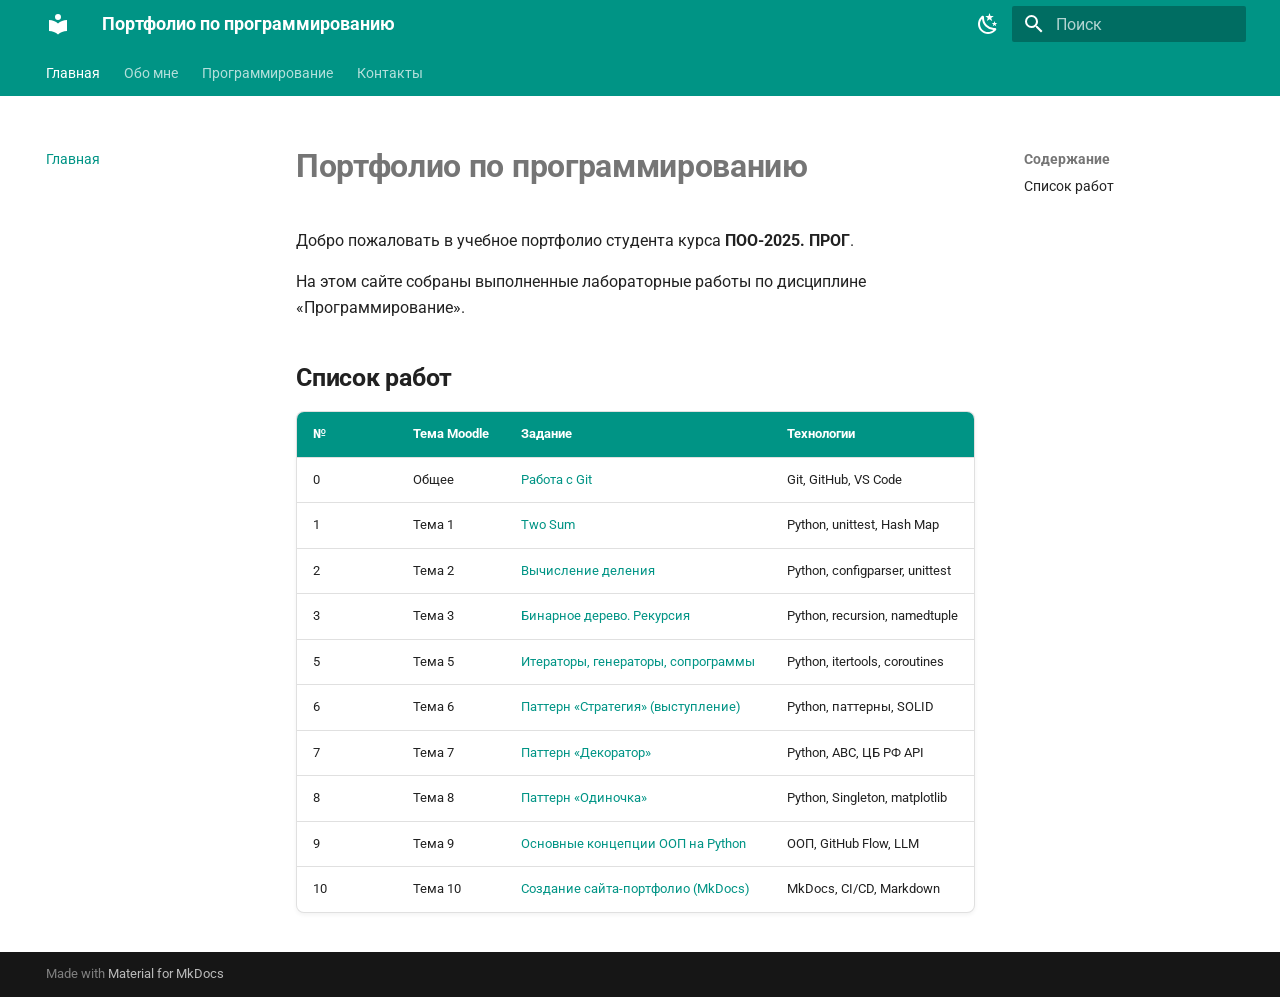
<file: index.html>
<!doctype html>
<html lang="ru" class="no-js">
  <head>
    
      <meta charset="utf-8">
      <meta name="viewport" content="width=device-width,initial-scale=1">
      
        <meta name="description" content="Работы по дисциплине «Программирование» — Гриненко Никита">
      
      
        <meta name="author" content="Гриненко Никита Дмитриевич">
      
      
        <link rel="canonical" href="https://nikitagrinn.github.io/portfolio-prog/">
      
      
      
        <link rel="next" href="about/">
      
      
        
      
      
      <link rel="icon" href="assets/images/favicon.png">
      <meta name="generator" content="mkdocs-1.6.1, mkdocs-material-9.7.6">
    
    
      
        <title>Портфолио по программированию</title>
      
    
    
      <link rel="stylesheet" href="assets/stylesheets/main.484c7ddc.min.css">
      
        
        <link rel="stylesheet" href="assets/stylesheets/palette.ab4e12ef.min.css">
      
      


    
    
      
    
    
      
        
        
        <link rel="preconnect" href="https://fonts.gstatic.com" crossorigin>
        <link rel="stylesheet" href="https://fonts.googleapis.com/css?family=Roboto:300,300i,400,400i,700,700i%7CFira+Code:400,400i,700,700i&display=fallback">
        <style>:root{--md-text-font:"Roboto";--md-code-font:"Fira Code"}</style>
      
    
    
      <link rel="stylesheet" href="stylesheets/extra.css">
    
    <script>__md_scope=new URL(".",location),__md_hash=e=>[...e].reduce(((e,_)=>(e<<5)-e+_.charCodeAt(0)),0),__md_get=(e,_=localStorage,t=__md_scope)=>JSON.parse(_.getItem(t.pathname+"."+e)),__md_set=(e,_,t=localStorage,a=__md_scope)=>{try{t.setItem(a.pathname+"."+e,JSON.stringify(_))}catch(e){}}</script>
    
      

    
    
  </head>
  
  
    
    
      
    
    
    
    
    <body dir="ltr" data-md-color-scheme="default" data-md-color-primary="teal" data-md-color-accent="cyan">
  
    
    <input class="md-toggle" data-md-toggle="drawer" type="checkbox" id="__drawer" autocomplete="off">
    <input class="md-toggle" data-md-toggle="search" type="checkbox" id="__search" autocomplete="off">
    <label class="md-overlay" for="__drawer"></label>
    <div data-md-component="skip">
      
        
        <a href="#_1" class="md-skip">
          Перейти к содержанию
        </a>
      
    </div>
    <div data-md-component="announce">
      
    </div>
    
    
      

<header class="md-header" data-md-component="header">
  <nav class="md-header__inner md-grid" aria-label="Верхний колонтитул">
    <a href="." title="Портфолио по программированию" class="md-header__button md-logo" aria-label="Портфолио по программированию" data-md-component="logo">
      
  
  <svg xmlns="http://www.w3.org/2000/svg" viewBox="0 0 24 24"><path d="M12 8a3 3 0 0 0 3-3 3 3 0 0 0-3-3 3 3 0 0 0-3 3 3 3 0 0 0 3 3m0 3.54C9.64 9.35 6.5 8 3 8v11c3.5 0 6.64 1.35 9 3.54 2.36-2.19 5.5-3.54 9-3.54V8c-3.5 0-6.64 1.35-9 3.54"/></svg>

    </a>
    <label class="md-header__button md-icon" for="__drawer">
      
      <svg xmlns="http://www.w3.org/2000/svg" viewBox="0 0 24 24"><path d="M3 6h18v2H3zm0 5h18v2H3zm0 5h18v2H3z"/></svg>
    </label>
    <div class="md-header__title" data-md-component="header-title">
      <div class="md-header__ellipsis">
        <div class="md-header__topic">
          <span class="md-ellipsis">
            Портфолио по программированию
          </span>
        </div>
        <div class="md-header__topic" data-md-component="header-topic">
          <span class="md-ellipsis">
            
              Главная
            
          </span>
        </div>
      </div>
    </div>
    
      
        <form class="md-header__option" data-md-component="palette">
  
    
    
    
    <input class="md-option" data-md-color-media="" data-md-color-scheme="default" data-md-color-primary="teal" data-md-color-accent="cyan"  aria-label="Темная тема"  type="radio" name="__palette" id="__palette_0">
    
      <label class="md-header__button md-icon" title="Темная тема" for="__palette_1" hidden>
        <svg xmlns="http://www.w3.org/2000/svg" viewBox="0 0 24 24"><path d="m17.75 4.09-2.53 1.94.91 3.06-2.63-1.81-2.63 1.81.91-3.06-2.53-1.94L12.44 4l1.06-3 1.06 3zm3.5 6.91-1.64 1.25.59 1.98-1.7-1.17-1.7 1.17.59-1.98L15.75 11l2.06-.05L18.5 9l.69 1.95zm-2.28 4.95c.83-.08 1.72 1.1 1.19 1.85-.32.45-.66.87-1.08 1.27C15.17 23 8.84 23 4.94 19.07c-3.91-3.9-3.91-10.24 0-14.14.4-.4.82-.76 1.27-1.08.75-.53 1.93.36 1.85 1.19-.27 2.86.69 5.83 2.89 8.02a9.96 9.96 0 0 0 8.02 2.89m-1.64 2.02a12.08 12.08 0 0 1-7.8-3.47c-2.17-2.19-3.33-5-3.49-7.82-2.81 3.14-2.7 7.96.31 10.98 3.02 3.01 7.84 3.12 10.98.31"/></svg>
      </label>
    
  
    
    
    
    <input class="md-option" data-md-color-media="" data-md-color-scheme="slate" data-md-color-primary="blue-grey" data-md-color-accent="cyan"  aria-label="Светлая тема"  type="radio" name="__palette" id="__palette_1">
    
      <label class="md-header__button md-icon" title="Светлая тема" for="__palette_0" hidden>
        <svg xmlns="http://www.w3.org/2000/svg" viewBox="0 0 24 24"><path d="M12 7a5 5 0 0 1 5 5 5 5 0 0 1-5 5 5 5 0 0 1-5-5 5 5 0 0 1 5-5m0 2a3 3 0 0 0-3 3 3 3 0 0 0 3 3 3 3 0 0 0 3-3 3 3 0 0 0-3-3m0-7 2.39 3.42C13.65 5.15 12.84 5 12 5s-1.65.15-2.39.42zM3.34 7l4.16-.35A7.2 7.2 0 0 0 5.94 8.5c-.44.74-.69 1.5-.83 2.29zm.02 10 1.76-3.77a7.131 7.131 0 0 0 2.38 4.14zM20.65 7l-1.77 3.79a7.02 7.02 0 0 0-2.38-4.15zm-.01 10-4.14.36c.59-.51 1.12-1.14 1.54-1.86.42-.73.69-1.5.83-2.29zM12 22l-2.41-3.44c.74.27 1.55.44 2.41.44.82 0 1.63-.17 2.37-.44z"/></svg>
      </label>
    
  
</form>
      
    
    
      <script>var palette=__md_get("__palette");if(palette&&palette.color){if("(prefers-color-scheme)"===palette.color.media){var media=matchMedia("(prefers-color-scheme: light)"),input=document.querySelector(media.matches?"[data-md-color-media='(prefers-color-scheme: light)']":"[data-md-color-media='(prefers-color-scheme: dark)']");palette.color.media=input.getAttribute("data-md-color-media"),palette.color.scheme=input.getAttribute("data-md-color-scheme"),palette.color.primary=input.getAttribute("data-md-color-primary"),palette.color.accent=input.getAttribute("data-md-color-accent")}for(var[key,value]of Object.entries(palette.color))document.body.setAttribute("data-md-color-"+key,value)}</script>
    
    
    
      
      
        <label class="md-header__button md-icon" for="__search">
          
          <svg xmlns="http://www.w3.org/2000/svg" viewBox="0 0 24 24"><path d="M9.5 3A6.5 6.5 0 0 1 16 9.5c0 1.61-.59 3.09-1.56 4.23l.27.27h.79l5 5-1.5 1.5-5-5v-.79l-.27-.27A6.52 6.52 0 0 1 9.5 16 6.5 6.5 0 0 1 3 9.5 6.5 6.5 0 0 1 9.5 3m0 2C7 5 5 7 5 9.5S7 14 9.5 14 14 12 14 9.5 12 5 9.5 5"/></svg>
        </label>
        <div class="md-search" data-md-component="search" role="dialog">
  <label class="md-search__overlay" for="__search"></label>
  <div class="md-search__inner" role="search">
    <form class="md-search__form" name="search">
      <input type="text" class="md-search__input" name="query" aria-label="Поиск" placeholder="Поиск" autocapitalize="off" autocorrect="off" autocomplete="off" spellcheck="false" data-md-component="search-query" required>
      <label class="md-search__icon md-icon" for="__search">
        
        <svg xmlns="http://www.w3.org/2000/svg" viewBox="0 0 24 24"><path d="M9.5 3A6.5 6.5 0 0 1 16 9.5c0 1.61-.59 3.09-1.56 4.23l.27.27h.79l5 5-1.5 1.5-5-5v-.79l-.27-.27A6.52 6.52 0 0 1 9.5 16 6.5 6.5 0 0 1 3 9.5 6.5 6.5 0 0 1 9.5 3m0 2C7 5 5 7 5 9.5S7 14 9.5 14 14 12 14 9.5 12 5 9.5 5"/></svg>
        
        <svg xmlns="http://www.w3.org/2000/svg" viewBox="0 0 24 24"><path d="M20 11v2H8l5.5 5.5-1.42 1.42L4.16 12l7.92-7.92L13.5 5.5 8 11z"/></svg>
      </label>
      <nav class="md-search__options" aria-label="Поиск">
        
        <button type="reset" class="md-search__icon md-icon" title="Очистить" aria-label="Очистить" tabindex="-1">
          
          <svg xmlns="http://www.w3.org/2000/svg" viewBox="0 0 24 24"><path d="M19 6.41 17.59 5 12 10.59 6.41 5 5 6.41 10.59 12 5 17.59 6.41 19 12 13.41 17.59 19 19 17.59 13.41 12z"/></svg>
        </button>
      </nav>
      
    </form>
    <div class="md-search__output">
      <div class="md-search__scrollwrap" tabindex="0" data-md-scrollfix>
        <div class="md-search-result" data-md-component="search-result">
          <div class="md-search-result__meta">
            Инициализация поиска
          </div>
          <ol class="md-search-result__list" role="presentation"></ol>
        </div>
      </div>
    </div>
  </div>
</div>
      
    
    
  </nav>
  
</header>
    
    <div class="md-container" data-md-component="container">
      
      
        
          
            
<nav class="md-tabs" aria-label="Вкладки" data-md-component="tabs">
  <div class="md-grid">
    <ul class="md-tabs__list">
      
        
  
  
  
    
  
  
    <li class="md-tabs__item md-tabs__item--active">
      <a href="." class="md-tabs__link">
        
  
  
    
  
  Главная

      </a>
    </li>
  

      
        
  
  
  
  
    <li class="md-tabs__item">
      <a href="about/" class="md-tabs__link">
        
  
  
    
  
  Обо мне

      </a>
    </li>
  

      
        
  
  
  
  
    
    
      <li class="md-tabs__item">
        <a href="programming/work0/" class="md-tabs__link">
          
  
  
  Программирование

        </a>
      </li>
    
  

      
        
  
  
  
  
    <li class="md-tabs__item">
      <a href="contacts/" class="md-tabs__link">
        
  
  
    
  
  Контакты

      </a>
    </li>
  

      
    </ul>
  </div>
</nav>
          
        
      
      <main class="md-main" data-md-component="main">
        <div class="md-main__inner md-grid">
          
            
              
              <div class="md-sidebar md-sidebar--primary" data-md-component="sidebar" data-md-type="navigation" >
                <div class="md-sidebar__scrollwrap">
                  <div class="md-sidebar__inner">
                    


  


<nav class="md-nav md-nav--primary md-nav--lifted" aria-label="Навигация" data-md-level="0">
  <label class="md-nav__title" for="__drawer">
    <a href="." title="Портфолио по программированию" class="md-nav__button md-logo" aria-label="Портфолио по программированию" data-md-component="logo">
      
  
  <svg xmlns="http://www.w3.org/2000/svg" viewBox="0 0 24 24"><path d="M12 8a3 3 0 0 0 3-3 3 3 0 0 0-3-3 3 3 0 0 0-3 3 3 3 0 0 0 3 3m0 3.54C9.64 9.35 6.5 8 3 8v11c3.5 0 6.64 1.35 9 3.54 2.36-2.19 5.5-3.54 9-3.54V8c-3.5 0-6.64 1.35-9 3.54"/></svg>

    </a>
    Портфолио по программированию
  </label>
  
  <ul class="md-nav__list" data-md-scrollfix>
    
      
      
  
  
    
  
  
  
    <li class="md-nav__item md-nav__item--active">
      
      <input class="md-nav__toggle md-toggle" type="checkbox" id="__toc">
      
      
        
      
      
        <label class="md-nav__link md-nav__link--active" for="__toc">
          
  
  
  <span class="md-ellipsis">
    
  
    Главная
  

    
  </span>
  
  

          <span class="md-nav__icon md-icon"></span>
        </label>
      
      <a href="." class="md-nav__link md-nav__link--active">
        
  
  
  <span class="md-ellipsis">
    
  
    Главная
  

    
  </span>
  
  

      </a>
      
        

<nav class="md-nav md-nav--secondary" aria-label="Содержание">
  
  
  
    
  
  
    <label class="md-nav__title" for="__toc">
      <span class="md-nav__icon md-icon"></span>
      Содержание
    </label>
    <ul class="md-nav__list" data-md-component="toc" data-md-scrollfix>
      
        <li class="md-nav__item">
  <a href="#_2" class="md-nav__link">
    <span class="md-ellipsis">
      
        Список работ
      
    </span>
  </a>
  
</li>
      
    </ul>
  
</nav>
      
    </li>
  

    
      
      
  
  
  
  
    <li class="md-nav__item">
      <a href="about/" class="md-nav__link">
        
  
  
  <span class="md-ellipsis">
    
  
    Обо мне
  

    
  </span>
  
  

      </a>
    </li>
  

    
      
      
  
  
  
  
    
    
    
    
      
      
        
      
    
    
    <li class="md-nav__item md-nav__item--nested">
      
        
        
          
        
        <input class="md-nav__toggle md-toggle md-toggle--indeterminate" type="checkbox" id="__nav_3" >
        
          
          <label class="md-nav__link" for="__nav_3" id="__nav_3_label" tabindex="0">
            
  
  
  <span class="md-ellipsis">
    
  
    Программирование
  

    
  </span>
  
  

            <span class="md-nav__icon md-icon"></span>
          </label>
        
        <nav class="md-nav" data-md-level="1" aria-labelledby="__nav_3_label" aria-expanded="false">
          <label class="md-nav__title" for="__nav_3">
            <span class="md-nav__icon md-icon"></span>
            
  
    Программирование
  

          </label>
          <ul class="md-nav__list" data-md-scrollfix>
            
              
                
  
  
  
  
    <li class="md-nav__item">
      <a href="programming/work0/" class="md-nav__link">
        
  
  
  <span class="md-ellipsis">
    
  
    Работа с Git
  

    
  </span>
  
  

      </a>
    </li>
  

              
            
              
                
  
  
  
  
    <li class="md-nav__item">
      <a href="programming/work1/" class="md-nav__link">
        
  
  
  <span class="md-ellipsis">
    
  
    Тема 1. Two Sum
  

    
  </span>
  
  

      </a>
    </li>
  

              
            
              
                
  
  
  
  
    <li class="md-nav__item">
      <a href="programming/work2/" class="md-nav__link">
        
  
  
  <span class="md-ellipsis">
    
  
    Тема 2. Вычисление деления
  

    
  </span>
  
  

      </a>
    </li>
  

              
            
              
                
  
  
  
  
    <li class="md-nav__item">
      <a href="programming/work3/" class="md-nav__link">
        
  
  
  <span class="md-ellipsis">
    
  
    Тема 3. Бинарное дерево. Рекурсия
  

    
  </span>
  
  

      </a>
    </li>
  

              
            
              
                
  
  
  
  
    <li class="md-nav__item">
      <a href="programming/work5/" class="md-nav__link">
        
  
  
  <span class="md-ellipsis">
    
  
    Тема 5. Итераторы, генераторы, сопрограммы
  

    
  </span>
  
  

      </a>
    </li>
  

              
            
              
                
  
  
  
  
    <li class="md-nav__item">
      <a href="programming/work6/" class="md-nav__link">
        
  
  
  <span class="md-ellipsis">
    
  
    Тема 6. Паттерн «Стратегия»
  

    
  </span>
  
  

      </a>
    </li>
  

              
            
              
                
  
  
  
  
    <li class="md-nav__item">
      <a href="programming/work7/" class="md-nav__link">
        
  
  
  <span class="md-ellipsis">
    
  
    Тема 7. Паттерны проектирования (Декоратор)
  

    
  </span>
  
  

      </a>
    </li>
  

              
            
              
                
  
  
  
  
    <li class="md-nav__item">
      <a href="programming/work8/" class="md-nav__link">
        
  
  
  <span class="md-ellipsis">
    
  
    Тема 8. Паттерн «Одиночка»
  

    
  </span>
  
  

      </a>
    </li>
  

              
            
              
                
  
  
  
  
    <li class="md-nav__item">
      <a href="programming/work9/" class="md-nav__link">
        
  
  
  <span class="md-ellipsis">
    
  
    Тема 9. Основные концепции ООП на Python
  

    
  </span>
  
  

      </a>
    </li>
  

              
            
              
                
  
  
  
  
    <li class="md-nav__item">
      <a href="programming/work10/" class="md-nav__link">
        
  
  
  <span class="md-ellipsis">
    
  
    Тема 10. Создание сайта-портфолио (MkDocs)
  

    
  </span>
  
  

      </a>
    </li>
  

              
            
          </ul>
        </nav>
      
    </li>
  

    
      
      
  
  
  
  
    <li class="md-nav__item">
      <a href="contacts/" class="md-nav__link">
        
  
  
  <span class="md-ellipsis">
    
  
    Контакты
  

    
  </span>
  
  

      </a>
    </li>
  

    
  </ul>
</nav>
                  </div>
                </div>
              </div>
            
            
              
              <div class="md-sidebar md-sidebar--secondary" data-md-component="sidebar" data-md-type="toc" >
                <div class="md-sidebar__scrollwrap">
                  <div class="md-sidebar__inner">
                    

<nav class="md-nav md-nav--secondary" aria-label="Содержание">
  
  
  
    
  
  
    <label class="md-nav__title" for="__toc">
      <span class="md-nav__icon md-icon"></span>
      Содержание
    </label>
    <ul class="md-nav__list" data-md-component="toc" data-md-scrollfix>
      
        <li class="md-nav__item">
  <a href="#_2" class="md-nav__link">
    <span class="md-ellipsis">
      
        Список работ
      
    </span>
  </a>
  
</li>
      
    </ul>
  
</nav>
                  </div>
                </div>
              </div>
            
          
          
            <div class="md-content" data-md-component="content">
              
              <article class="md-content__inner md-typeset">
                
                  



<h1 id="_1">Портфолио по программированию<a class="headerlink" href="#_1" title="Permanent link">&para;</a></h1>
<p>Добро пожаловать в учебное портфолио студента курса <strong>ПОО-2025. ПРОГ</strong>.</p>
<p>На этом сайте собраны выполненные лабораторные работы по дисциплине «Программирование».</p>
<h2 id="_2">Список работ<a class="headerlink" href="#_2" title="Permanent link">&para;</a></h2>
<table>
<thead>
<tr>
<th>№</th>
<th>Тема Moodle</th>
<th>Задание</th>
<th>Технологии</th>
</tr>
</thead>
<tbody>
<tr>
<td>0</td>
<td>Общее</td>
<td><a href="programming/work0/">Работа с Git</a></td>
<td>Git, GitHub, VS Code</td>
</tr>
<tr>
<td>1</td>
<td>Тема 1</td>
<td><a href="programming/work1/">Two Sum</a></td>
<td>Python, unittest, Hash Map</td>
</tr>
<tr>
<td>2</td>
<td>Тема 2</td>
<td><a href="programming/work2/">Вычисление деления</a></td>
<td>Python, configparser, unittest</td>
</tr>
<tr>
<td>3</td>
<td>Тема 3</td>
<td><a href="programming/work3/">Бинарное дерево. Рекурсия</a></td>
<td>Python, recursion, namedtuple</td>
</tr>
<tr>
<td>5</td>
<td>Тема 5</td>
<td><a href="programming/work5/">Итераторы, генераторы, сопрограммы</a></td>
<td>Python, itertools, coroutines</td>
</tr>
<tr>
<td>6</td>
<td>Тема 6</td>
<td><a href="programming/work6/">Паттерн «Стратегия» (выступление)</a></td>
<td>Python, паттерны, SOLID</td>
</tr>
<tr>
<td>7</td>
<td>Тема 7</td>
<td><a href="programming/work7/">Паттерн «Декоратор»</a></td>
<td>Python, ABC, ЦБ РФ API</td>
</tr>
<tr>
<td>8</td>
<td>Тема 8</td>
<td><a href="programming/work8/">Паттерн «Одиночка»</a></td>
<td>Python, Singleton, matplotlib</td>
</tr>
<tr>
<td>9</td>
<td>Тема 9</td>
<td><a href="programming/work9/">Основные концепции ООП на Python</a></td>
<td>ООП, GitHub Flow, LLM</td>
</tr>
<tr>
<td>10</td>
<td>Тема 10</td>
<td><a href="programming/work10/">Создание сайта-портфолио (MkDocs)</a></td>
<td>MkDocs, CI/CD, Markdown</td>
</tr>
</tbody>
</table>












                
              </article>
            </div>
          
          
<script>var target=document.getElementById(location.hash.slice(1));target&&target.name&&(target.checked=target.name.startsWith("__tabbed_"))</script>
        </div>
        
          <button type="button" class="md-top md-icon" data-md-component="top" hidden>
  
  <svg xmlns="http://www.w3.org/2000/svg" viewBox="0 0 24 24"><path d="M13 20h-2V8l-5.5 5.5-1.42-1.42L12 4.16l7.92 7.92-1.42 1.42L13 8z"/></svg>
  К началу
</button>
        
      </main>
      
        <footer class="md-footer">
  
  <div class="md-footer-meta md-typeset">
    <div class="md-footer-meta__inner md-grid">
      <div class="md-copyright">
  
  
    Made with
    <a href="https://squidfunk.github.io/mkdocs-material/" target="_blank" rel="noopener">
      Material for MkDocs
    </a>
  
</div>
      
    </div>
  </div>
</footer>
      
    </div>
    <div class="md-dialog" data-md-component="dialog">
      <div class="md-dialog__inner md-typeset"></div>
    </div>
    
    
    
      
      
      <script id="__config" type="application/json">{"annotate": null, "base": ".", "features": ["navigation.instant", "navigation.tracking", "navigation.tabs", "navigation.sections", "navigation.expand", "navigation.top", "search.highlight", "content.code.copy"], "search": "assets/javascripts/workers/search.2c215733.min.js", "tags": null, "translations": {"clipboard.copied": "\u0421\u043a\u043e\u043f\u0438\u0440\u043e\u0432\u0430\u043d\u043e \u0432 \u0431\u0443\u0444\u0435\u0440", "clipboard.copy": "\u041a\u043e\u043f\u0438\u0440\u043e\u0432\u0430\u0442\u044c \u0432 \u0431\u0443\u0444\u0435\u0440", "search.result.more.one": "\u0415\u0449\u0451 1 \u043d\u0430 \u044d\u0442\u043e\u0439 \u0441\u0442\u0440\u0430\u043d\u0438\u0446\u0435", "search.result.more.other": "\u0415\u0449\u0451 # \u043d\u0430 \u044d\u0442\u043e\u0439 \u0441\u0442\u0440\u0430\u043d\u0438\u0446\u0435", "search.result.none": "\u0421\u043e\u0432\u043f\u0430\u0434\u0435\u043d\u0438\u0439 \u043d\u0435 \u043d\u0430\u0439\u0434\u0435\u043d\u043e", "search.result.one": "\u041d\u0430\u0439\u0434\u0435\u043d\u043e 1 \u0441\u043e\u0432\u043f\u0430\u0434\u0435\u043d\u0438\u0435", "search.result.other": "\u041d\u0430\u0439\u0434\u0435\u043d\u043e \u0441\u043e\u0432\u043f\u0430\u0434\u0435\u043d\u0438\u0439: #", "search.result.placeholder": "\u041d\u0430\u0447\u043d\u0438\u0442\u0435 \u043f\u0435\u0447\u0430\u0442\u0430\u0442\u044c \u0434\u043b\u044f \u043f\u043e\u0438\u0441\u043a\u0430", "search.result.term.missing": "\u041e\u0442\u0441\u0443\u0442\u0441\u0442\u0432\u0443\u0435\u0442", "select.version": "\u0412\u044b\u0431\u0435\u0440\u0438\u0442\u0435 \u0432\u0435\u0440\u0441\u0438\u044e"}, "version": null}</script>
    
    
      <script src="assets/javascripts/bundle.79ae519e.min.js"></script>
      
    
  </body>
</html>
</file>
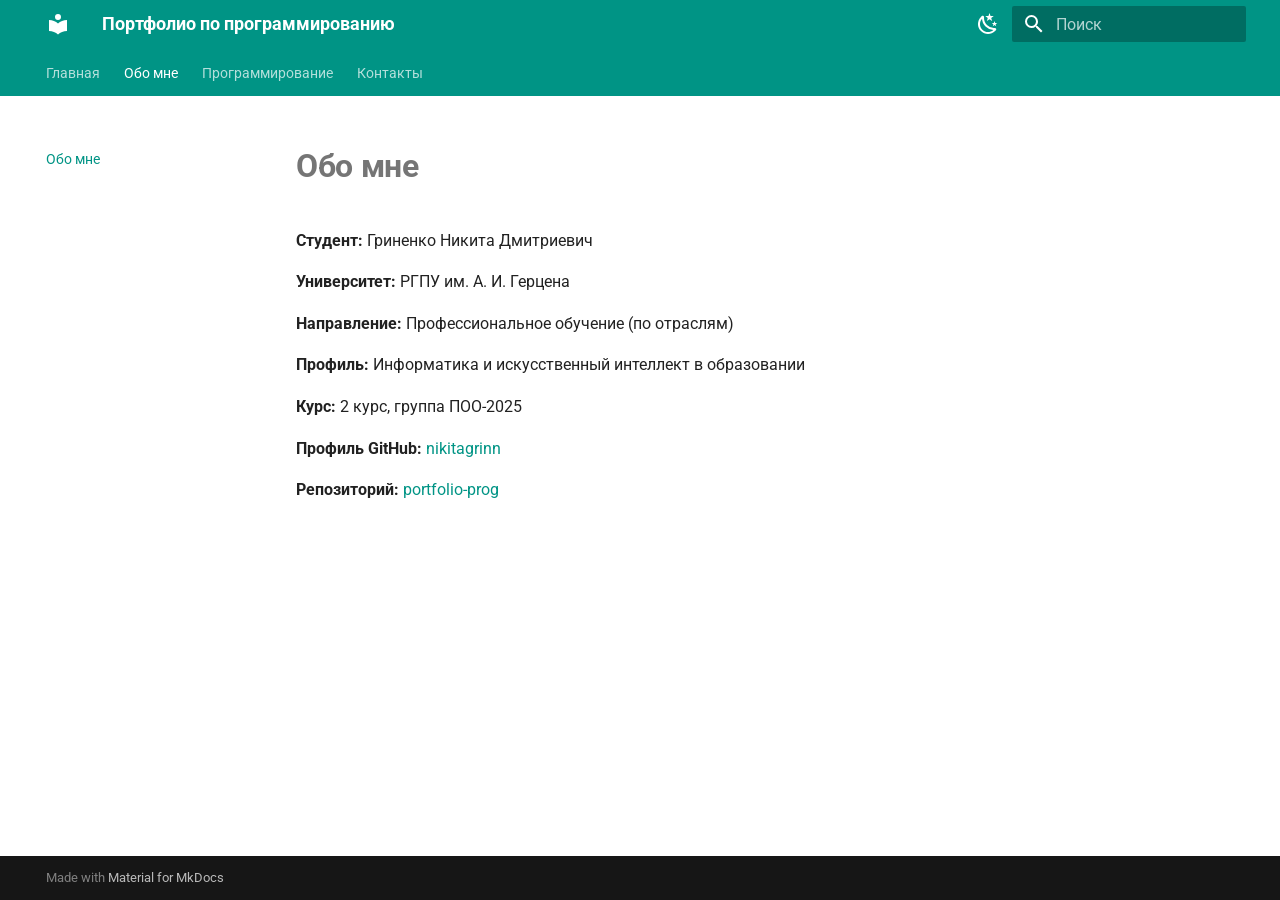
<file: about/index.html>
<!doctype html>
<html lang="ru" class="no-js">
  <head>
    
      <meta charset="utf-8">
      <meta name="viewport" content="width=device-width,initial-scale=1">
      
        <meta name="description" content="Работы по дисциплине «Программирование» — Гриненко Никита">
      
      
        <meta name="author" content="Гриненко Никита Дмитриевич">
      
      
        <link rel="canonical" href="https://nikitagrinn.github.io/portfolio-prog/about/">
      
      
        <link rel="prev" href="..">
      
      
        <link rel="next" href="../programming/work0/">
      
      
        
      
      
      <link rel="icon" href="../assets/images/favicon.png">
      <meta name="generator" content="mkdocs-1.6.1, mkdocs-material-9.7.6">
    
    
      
        <title>Обо мне - Портфолио по программированию</title>
      
    
    
      <link rel="stylesheet" href="../assets/stylesheets/main.484c7ddc.min.css">
      
        
        <link rel="stylesheet" href="../assets/stylesheets/palette.ab4e12ef.min.css">
      
      


    
    
      
    
    
      
        
        
        <link rel="preconnect" href="https://fonts.gstatic.com" crossorigin>
        <link rel="stylesheet" href="https://fonts.googleapis.com/css?family=Roboto:300,300i,400,400i,700,700i%7CFira+Code:400,400i,700,700i&display=fallback">
        <style>:root{--md-text-font:"Roboto";--md-code-font:"Fira Code"}</style>
      
    
    
      <link rel="stylesheet" href="../stylesheets/extra.css">
    
    <script>__md_scope=new URL("..",location),__md_hash=e=>[...e].reduce(((e,_)=>(e<<5)-e+_.charCodeAt(0)),0),__md_get=(e,_=localStorage,t=__md_scope)=>JSON.parse(_.getItem(t.pathname+"."+e)),__md_set=(e,_,t=localStorage,a=__md_scope)=>{try{t.setItem(a.pathname+"."+e,JSON.stringify(_))}catch(e){}}</script>
    
      

    
    
  </head>
  
  
    
    
      
    
    
    
    
    <body dir="ltr" data-md-color-scheme="default" data-md-color-primary="teal" data-md-color-accent="cyan">
  
    
    <input class="md-toggle" data-md-toggle="drawer" type="checkbox" id="__drawer" autocomplete="off">
    <input class="md-toggle" data-md-toggle="search" type="checkbox" id="__search" autocomplete="off">
    <label class="md-overlay" for="__drawer"></label>
    <div data-md-component="skip">
      
        
        <a href="#_1" class="md-skip">
          Перейти к содержанию
        </a>
      
    </div>
    <div data-md-component="announce">
      
    </div>
    
    
      

<header class="md-header" data-md-component="header">
  <nav class="md-header__inner md-grid" aria-label="Верхний колонтитул">
    <a href=".." title="Портфолио по программированию" class="md-header__button md-logo" aria-label="Портфолио по программированию" data-md-component="logo">
      
  
  <svg xmlns="http://www.w3.org/2000/svg" viewBox="0 0 24 24"><path d="M12 8a3 3 0 0 0 3-3 3 3 0 0 0-3-3 3 3 0 0 0-3 3 3 3 0 0 0 3 3m0 3.54C9.64 9.35 6.5 8 3 8v11c3.5 0 6.64 1.35 9 3.54 2.36-2.19 5.5-3.54 9-3.54V8c-3.5 0-6.64 1.35-9 3.54"/></svg>

    </a>
    <label class="md-header__button md-icon" for="__drawer">
      
      <svg xmlns="http://www.w3.org/2000/svg" viewBox="0 0 24 24"><path d="M3 6h18v2H3zm0 5h18v2H3zm0 5h18v2H3z"/></svg>
    </label>
    <div class="md-header__title" data-md-component="header-title">
      <div class="md-header__ellipsis">
        <div class="md-header__topic">
          <span class="md-ellipsis">
            Портфолио по программированию
          </span>
        </div>
        <div class="md-header__topic" data-md-component="header-topic">
          <span class="md-ellipsis">
            
              Обо мне
            
          </span>
        </div>
      </div>
    </div>
    
      
        <form class="md-header__option" data-md-component="palette">
  
    
    
    
    <input class="md-option" data-md-color-media="" data-md-color-scheme="default" data-md-color-primary="teal" data-md-color-accent="cyan"  aria-label="Темная тема"  type="radio" name="__palette" id="__palette_0">
    
      <label class="md-header__button md-icon" title="Темная тема" for="__palette_1" hidden>
        <svg xmlns="http://www.w3.org/2000/svg" viewBox="0 0 24 24"><path d="m17.75 4.09-2.53 1.94.91 3.06-2.63-1.81-2.63 1.81.91-3.06-2.53-1.94L12.44 4l1.06-3 1.06 3zm3.5 6.91-1.64 1.25.59 1.98-1.7-1.17-1.7 1.17.59-1.98L15.75 11l2.06-.05L18.5 9l.69 1.95zm-2.28 4.95c.83-.08 1.72 1.1 1.19 1.85-.32.45-.66.87-1.08 1.27C15.17 23 8.84 23 4.94 19.07c-3.91-3.9-3.91-10.24 0-14.14.4-.4.82-.76 1.27-1.08.75-.53 1.93.36 1.85 1.19-.27 2.86.69 5.83 2.89 8.02a9.96 9.96 0 0 0 8.02 2.89m-1.64 2.02a12.08 12.08 0 0 1-7.8-3.47c-2.17-2.19-3.33-5-3.49-7.82-2.81 3.14-2.7 7.96.31 10.98 3.02 3.01 7.84 3.12 10.98.31"/></svg>
      </label>
    
  
    
    
    
    <input class="md-option" data-md-color-media="" data-md-color-scheme="slate" data-md-color-primary="blue-grey" data-md-color-accent="cyan"  aria-label="Светлая тема"  type="radio" name="__palette" id="__palette_1">
    
      <label class="md-header__button md-icon" title="Светлая тема" for="__palette_0" hidden>
        <svg xmlns="http://www.w3.org/2000/svg" viewBox="0 0 24 24"><path d="M12 7a5 5 0 0 1 5 5 5 5 0 0 1-5 5 5 5 0 0 1-5-5 5 5 0 0 1 5-5m0 2a3 3 0 0 0-3 3 3 3 0 0 0 3 3 3 3 0 0 0 3-3 3 3 0 0 0-3-3m0-7 2.39 3.42C13.65 5.15 12.84 5 12 5s-1.65.15-2.39.42zM3.34 7l4.16-.35A7.2 7.2 0 0 0 5.94 8.5c-.44.74-.69 1.5-.83 2.29zm.02 10 1.76-3.77a7.131 7.131 0 0 0 2.38 4.14zM20.65 7l-1.77 3.79a7.02 7.02 0 0 0-2.38-4.15zm-.01 10-4.14.36c.59-.51 1.12-1.14 1.54-1.86.42-.73.69-1.5.83-2.29zM12 22l-2.41-3.44c.74.27 1.55.44 2.41.44.82 0 1.63-.17 2.37-.44z"/></svg>
      </label>
    
  
</form>
      
    
    
      <script>var palette=__md_get("__palette");if(palette&&palette.color){if("(prefers-color-scheme)"===palette.color.media){var media=matchMedia("(prefers-color-scheme: light)"),input=document.querySelector(media.matches?"[data-md-color-media='(prefers-color-scheme: light)']":"[data-md-color-media='(prefers-color-scheme: dark)']");palette.color.media=input.getAttribute("data-md-color-media"),palette.color.scheme=input.getAttribute("data-md-color-scheme"),palette.color.primary=input.getAttribute("data-md-color-primary"),palette.color.accent=input.getAttribute("data-md-color-accent")}for(var[key,value]of Object.entries(palette.color))document.body.setAttribute("data-md-color-"+key,value)}</script>
    
    
    
      
      
        <label class="md-header__button md-icon" for="__search">
          
          <svg xmlns="http://www.w3.org/2000/svg" viewBox="0 0 24 24"><path d="M9.5 3A6.5 6.5 0 0 1 16 9.5c0 1.61-.59 3.09-1.56 4.23l.27.27h.79l5 5-1.5 1.5-5-5v-.79l-.27-.27A6.52 6.52 0 0 1 9.5 16 6.5 6.5 0 0 1 3 9.5 6.5 6.5 0 0 1 9.5 3m0 2C7 5 5 7 5 9.5S7 14 9.5 14 14 12 14 9.5 12 5 9.5 5"/></svg>
        </label>
        <div class="md-search" data-md-component="search" role="dialog">
  <label class="md-search__overlay" for="__search"></label>
  <div class="md-search__inner" role="search">
    <form class="md-search__form" name="search">
      <input type="text" class="md-search__input" name="query" aria-label="Поиск" placeholder="Поиск" autocapitalize="off" autocorrect="off" autocomplete="off" spellcheck="false" data-md-component="search-query" required>
      <label class="md-search__icon md-icon" for="__search">
        
        <svg xmlns="http://www.w3.org/2000/svg" viewBox="0 0 24 24"><path d="M9.5 3A6.5 6.5 0 0 1 16 9.5c0 1.61-.59 3.09-1.56 4.23l.27.27h.79l5 5-1.5 1.5-5-5v-.79l-.27-.27A6.52 6.52 0 0 1 9.5 16 6.5 6.5 0 0 1 3 9.5 6.5 6.5 0 0 1 9.5 3m0 2C7 5 5 7 5 9.5S7 14 9.5 14 14 12 14 9.5 12 5 9.5 5"/></svg>
        
        <svg xmlns="http://www.w3.org/2000/svg" viewBox="0 0 24 24"><path d="M20 11v2H8l5.5 5.5-1.42 1.42L4.16 12l7.92-7.92L13.5 5.5 8 11z"/></svg>
      </label>
      <nav class="md-search__options" aria-label="Поиск">
        
        <button type="reset" class="md-search__icon md-icon" title="Очистить" aria-label="Очистить" tabindex="-1">
          
          <svg xmlns="http://www.w3.org/2000/svg" viewBox="0 0 24 24"><path d="M19 6.41 17.59 5 12 10.59 6.41 5 5 6.41 10.59 12 5 17.59 6.41 19 12 13.41 17.59 19 19 17.59 13.41 12z"/></svg>
        </button>
      </nav>
      
    </form>
    <div class="md-search__output">
      <div class="md-search__scrollwrap" tabindex="0" data-md-scrollfix>
        <div class="md-search-result" data-md-component="search-result">
          <div class="md-search-result__meta">
            Инициализация поиска
          </div>
          <ol class="md-search-result__list" role="presentation"></ol>
        </div>
      </div>
    </div>
  </div>
</div>
      
    
    
  </nav>
  
</header>
    
    <div class="md-container" data-md-component="container">
      
      
        
          
            
<nav class="md-tabs" aria-label="Вкладки" data-md-component="tabs">
  <div class="md-grid">
    <ul class="md-tabs__list">
      
        
  
  
  
  
    <li class="md-tabs__item">
      <a href=".." class="md-tabs__link">
        
  
  
    
  
  Главная

      </a>
    </li>
  

      
        
  
  
  
    
  
  
    <li class="md-tabs__item md-tabs__item--active">
      <a href="./" class="md-tabs__link">
        
  
  
    
  
  Обо мне

      </a>
    </li>
  

      
        
  
  
  
  
    
    
      <li class="md-tabs__item">
        <a href="../programming/work0/" class="md-tabs__link">
          
  
  
  Программирование

        </a>
      </li>
    
  

      
        
  
  
  
  
    <li class="md-tabs__item">
      <a href="../contacts/" class="md-tabs__link">
        
  
  
    
  
  Контакты

      </a>
    </li>
  

      
    </ul>
  </div>
</nav>
          
        
      
      <main class="md-main" data-md-component="main">
        <div class="md-main__inner md-grid">
          
            
              
              <div class="md-sidebar md-sidebar--primary" data-md-component="sidebar" data-md-type="navigation" >
                <div class="md-sidebar__scrollwrap">
                  <div class="md-sidebar__inner">
                    


  


<nav class="md-nav md-nav--primary md-nav--lifted" aria-label="Навигация" data-md-level="0">
  <label class="md-nav__title" for="__drawer">
    <a href=".." title="Портфолио по программированию" class="md-nav__button md-logo" aria-label="Портфолио по программированию" data-md-component="logo">
      
  
  <svg xmlns="http://www.w3.org/2000/svg" viewBox="0 0 24 24"><path d="M12 8a3 3 0 0 0 3-3 3 3 0 0 0-3-3 3 3 0 0 0-3 3 3 3 0 0 0 3 3m0 3.54C9.64 9.35 6.5 8 3 8v11c3.5 0 6.64 1.35 9 3.54 2.36-2.19 5.5-3.54 9-3.54V8c-3.5 0-6.64 1.35-9 3.54"/></svg>

    </a>
    Портфолио по программированию
  </label>
  
  <ul class="md-nav__list" data-md-scrollfix>
    
      
      
  
  
  
  
    <li class="md-nav__item">
      <a href=".." class="md-nav__link">
        
  
  
  <span class="md-ellipsis">
    
  
    Главная
  

    
  </span>
  
  

      </a>
    </li>
  

    
      
      
  
  
    
  
  
  
    <li class="md-nav__item md-nav__item--active">
      
      <input class="md-nav__toggle md-toggle" type="checkbox" id="__toc">
      
      
        
      
      
      <a href="./" class="md-nav__link md-nav__link--active">
        
  
  
  <span class="md-ellipsis">
    
  
    Обо мне
  

    
  </span>
  
  

      </a>
      
    </li>
  

    
      
      
  
  
  
  
    
    
    
    
      
      
        
      
    
    
    <li class="md-nav__item md-nav__item--nested">
      
        
        
          
        
        <input class="md-nav__toggle md-toggle md-toggle--indeterminate" type="checkbox" id="__nav_3" >
        
          
          <label class="md-nav__link" for="__nav_3" id="__nav_3_label" tabindex="0">
            
  
  
  <span class="md-ellipsis">
    
  
    Программирование
  

    
  </span>
  
  

            <span class="md-nav__icon md-icon"></span>
          </label>
        
        <nav class="md-nav" data-md-level="1" aria-labelledby="__nav_3_label" aria-expanded="false">
          <label class="md-nav__title" for="__nav_3">
            <span class="md-nav__icon md-icon"></span>
            
  
    Программирование
  

          </label>
          <ul class="md-nav__list" data-md-scrollfix>
            
              
                
  
  
  
  
    <li class="md-nav__item">
      <a href="../programming/work0/" class="md-nav__link">
        
  
  
  <span class="md-ellipsis">
    
  
    Работа с Git
  

    
  </span>
  
  

      </a>
    </li>
  

              
            
              
                
  
  
  
  
    <li class="md-nav__item">
      <a href="../programming/work1/" class="md-nav__link">
        
  
  
  <span class="md-ellipsis">
    
  
    Тема 1. Two Sum
  

    
  </span>
  
  

      </a>
    </li>
  

              
            
              
                
  
  
  
  
    <li class="md-nav__item">
      <a href="../programming/work2/" class="md-nav__link">
        
  
  
  <span class="md-ellipsis">
    
  
    Тема 2. Вычисление деления
  

    
  </span>
  
  

      </a>
    </li>
  

              
            
              
                
  
  
  
  
    <li class="md-nav__item">
      <a href="../programming/work3/" class="md-nav__link">
        
  
  
  <span class="md-ellipsis">
    
  
    Тема 3. Бинарное дерево. Рекурсия
  

    
  </span>
  
  

      </a>
    </li>
  

              
            
              
                
  
  
  
  
    <li class="md-nav__item">
      <a href="../programming/work5/" class="md-nav__link">
        
  
  
  <span class="md-ellipsis">
    
  
    Тема 5. Итераторы, генераторы, сопрограммы
  

    
  </span>
  
  

      </a>
    </li>
  

              
            
              
                
  
  
  
  
    <li class="md-nav__item">
      <a href="../programming/work6/" class="md-nav__link">
        
  
  
  <span class="md-ellipsis">
    
  
    Тема 6. Паттерн «Стратегия»
  

    
  </span>
  
  

      </a>
    </li>
  

              
            
              
                
  
  
  
  
    <li class="md-nav__item">
      <a href="../programming/work7/" class="md-nav__link">
        
  
  
  <span class="md-ellipsis">
    
  
    Тема 7. Паттерны проектирования (Декоратор)
  

    
  </span>
  
  

      </a>
    </li>
  

              
            
              
                
  
  
  
  
    <li class="md-nav__item">
      <a href="../programming/work8/" class="md-nav__link">
        
  
  
  <span class="md-ellipsis">
    
  
    Тема 8. Паттерн «Одиночка»
  

    
  </span>
  
  

      </a>
    </li>
  

              
            
              
                
  
  
  
  
    <li class="md-nav__item">
      <a href="../programming/work9/" class="md-nav__link">
        
  
  
  <span class="md-ellipsis">
    
  
    Тема 9. Основные концепции ООП на Python
  

    
  </span>
  
  

      </a>
    </li>
  

              
            
              
                
  
  
  
  
    <li class="md-nav__item">
      <a href="../programming/work10/" class="md-nav__link">
        
  
  
  <span class="md-ellipsis">
    
  
    Тема 10. Создание сайта-портфолио (MkDocs)
  

    
  </span>
  
  

      </a>
    </li>
  

              
            
          </ul>
        </nav>
      
    </li>
  

    
      
      
  
  
  
  
    <li class="md-nav__item">
      <a href="../contacts/" class="md-nav__link">
        
  
  
  <span class="md-ellipsis">
    
  
    Контакты
  

    
  </span>
  
  

      </a>
    </li>
  

    
  </ul>
</nav>
                  </div>
                </div>
              </div>
            
            
              
              <div class="md-sidebar md-sidebar--secondary" data-md-component="sidebar" data-md-type="toc" >
                <div class="md-sidebar__scrollwrap">
                  <div class="md-sidebar__inner">
                    

<nav class="md-nav md-nav--secondary" aria-label="Содержание">
  
  
  
    
  
  
</nav>
                  </div>
                </div>
              </div>
            
          
          
            <div class="md-content" data-md-component="content">
              
              <article class="md-content__inner md-typeset">
                
                  



<h1 id="_1">Обо мне<a class="headerlink" href="#_1" title="Permanent link">&para;</a></h1>
<p><strong>Студент:</strong> Гриненко Никита Дмитриевич</p>
<p><strong>Университет:</strong> РГПУ им. А. И. Герцена</p>
<p><strong>Направление:</strong> Профессиональное обучение (по отраслям)</p>
<p><strong>Профиль:</strong> Информатика и искусственный интеллект в образовании</p>
<p><strong>Курс:</strong> 2 курс, группа ПОО-2025</p>
<p><strong>Профиль GitHub:</strong> <a href="https://github.com/nikitagrinn">nikitagrinn</a></p>
<p><strong>Репозиторий:</strong> <a href="https://github.com/nikitagrinn/portfolio-prog">portfolio-prog</a></p>












                
              </article>
            </div>
          
          
<script>var target=document.getElementById(location.hash.slice(1));target&&target.name&&(target.checked=target.name.startsWith("__tabbed_"))</script>
        </div>
        
          <button type="button" class="md-top md-icon" data-md-component="top" hidden>
  
  <svg xmlns="http://www.w3.org/2000/svg" viewBox="0 0 24 24"><path d="M13 20h-2V8l-5.5 5.5-1.42-1.42L12 4.16l7.92 7.92-1.42 1.42L13 8z"/></svg>
  К началу
</button>
        
      </main>
      
        <footer class="md-footer">
  
  <div class="md-footer-meta md-typeset">
    <div class="md-footer-meta__inner md-grid">
      <div class="md-copyright">
  
  
    Made with
    <a href="https://squidfunk.github.io/mkdocs-material/" target="_blank" rel="noopener">
      Material for MkDocs
    </a>
  
</div>
      
    </div>
  </div>
</footer>
      
    </div>
    <div class="md-dialog" data-md-component="dialog">
      <div class="md-dialog__inner md-typeset"></div>
    </div>
    
    
    
      
      
      <script id="__config" type="application/json">{"annotate": null, "base": "..", "features": ["navigation.instant", "navigation.tracking", "navigation.tabs", "navigation.sections", "navigation.expand", "navigation.top", "search.highlight", "content.code.copy"], "search": "../assets/javascripts/workers/search.2c215733.min.js", "tags": null, "translations": {"clipboard.copied": "\u0421\u043a\u043e\u043f\u0438\u0440\u043e\u0432\u0430\u043d\u043e \u0432 \u0431\u0443\u0444\u0435\u0440", "clipboard.copy": "\u041a\u043e\u043f\u0438\u0440\u043e\u0432\u0430\u0442\u044c \u0432 \u0431\u0443\u0444\u0435\u0440", "search.result.more.one": "\u0415\u0449\u0451 1 \u043d\u0430 \u044d\u0442\u043e\u0439 \u0441\u0442\u0440\u0430\u043d\u0438\u0446\u0435", "search.result.more.other": "\u0415\u0449\u0451 # \u043d\u0430 \u044d\u0442\u043e\u0439 \u0441\u0442\u0440\u0430\u043d\u0438\u0446\u0435", "search.result.none": "\u0421\u043e\u0432\u043f\u0430\u0434\u0435\u043d\u0438\u0439 \u043d\u0435 \u043d\u0430\u0439\u0434\u0435\u043d\u043e", "search.result.one": "\u041d\u0430\u0439\u0434\u0435\u043d\u043e 1 \u0441\u043e\u0432\u043f\u0430\u0434\u0435\u043d\u0438\u0435", "search.result.other": "\u041d\u0430\u0439\u0434\u0435\u043d\u043e \u0441\u043e\u0432\u043f\u0430\u0434\u0435\u043d\u0438\u0439: #", "search.result.placeholder": "\u041d\u0430\u0447\u043d\u0438\u0442\u0435 \u043f\u0435\u0447\u0430\u0442\u0430\u0442\u044c \u0434\u043b\u044f \u043f\u043e\u0438\u0441\u043a\u0430", "search.result.term.missing": "\u041e\u0442\u0441\u0443\u0442\u0441\u0442\u0432\u0443\u0435\u0442", "select.version": "\u0412\u044b\u0431\u0435\u0440\u0438\u0442\u0435 \u0432\u0435\u0440\u0441\u0438\u044e"}, "version": null}</script>
    
    
      <script src="../assets/javascripts/bundle.79ae519e.min.js"></script>
      
    
  </body>
</html>
</file>
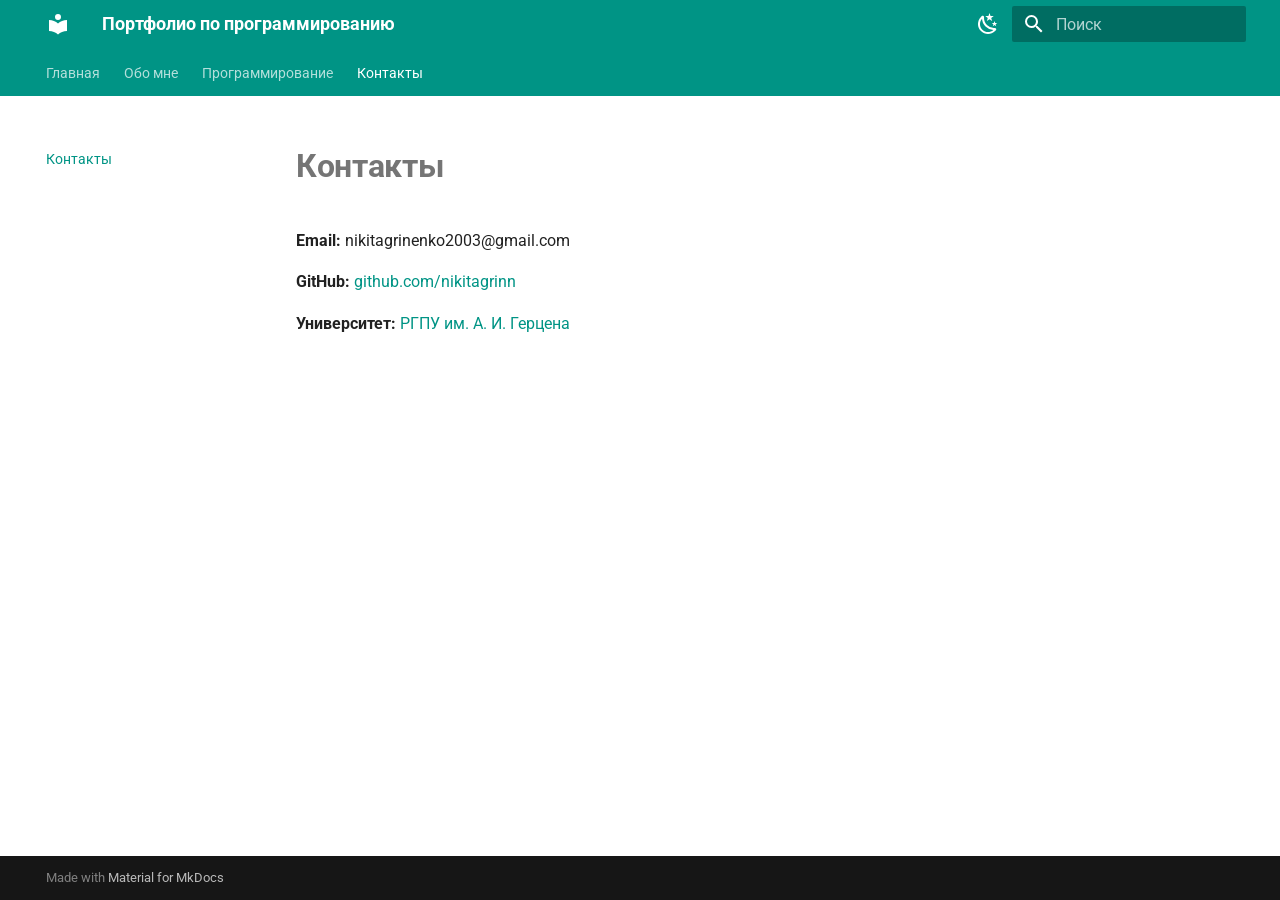
<file: contacts/index.html>
<!doctype html>
<html lang="ru" class="no-js">
  <head>
    
      <meta charset="utf-8">
      <meta name="viewport" content="width=device-width,initial-scale=1">
      
        <meta name="description" content="Работы по дисциплине «Программирование» — Гриненко Никита">
      
      
        <meta name="author" content="Гриненко Никита Дмитриевич">
      
      
        <link rel="canonical" href="https://nikitagrinn.github.io/portfolio-prog/contacts/">
      
      
        <link rel="prev" href="../programming/work10/">
      
      
      
        
      
      
      <link rel="icon" href="../assets/images/favicon.png">
      <meta name="generator" content="mkdocs-1.6.1, mkdocs-material-9.7.6">
    
    
      
        <title>Контакты - Портфолио по программированию</title>
      
    
    
      <link rel="stylesheet" href="../assets/stylesheets/main.484c7ddc.min.css">
      
        
        <link rel="stylesheet" href="../assets/stylesheets/palette.ab4e12ef.min.css">
      
      


    
    
      
    
    
      
        
        
        <link rel="preconnect" href="https://fonts.gstatic.com" crossorigin>
        <link rel="stylesheet" href="https://fonts.googleapis.com/css?family=Roboto:300,300i,400,400i,700,700i%7CFira+Code:400,400i,700,700i&display=fallback">
        <style>:root{--md-text-font:"Roboto";--md-code-font:"Fira Code"}</style>
      
    
    
      <link rel="stylesheet" href="../stylesheets/extra.css">
    
    <script>__md_scope=new URL("..",location),__md_hash=e=>[...e].reduce(((e,_)=>(e<<5)-e+_.charCodeAt(0)),0),__md_get=(e,_=localStorage,t=__md_scope)=>JSON.parse(_.getItem(t.pathname+"."+e)),__md_set=(e,_,t=localStorage,a=__md_scope)=>{try{t.setItem(a.pathname+"."+e,JSON.stringify(_))}catch(e){}}</script>
    
      

    
    
  </head>
  
  
    
    
      
    
    
    
    
    <body dir="ltr" data-md-color-scheme="default" data-md-color-primary="teal" data-md-color-accent="cyan">
  
    
    <input class="md-toggle" data-md-toggle="drawer" type="checkbox" id="__drawer" autocomplete="off">
    <input class="md-toggle" data-md-toggle="search" type="checkbox" id="__search" autocomplete="off">
    <label class="md-overlay" for="__drawer"></label>
    <div data-md-component="skip">
      
        
        <a href="#_1" class="md-skip">
          Перейти к содержанию
        </a>
      
    </div>
    <div data-md-component="announce">
      
    </div>
    
    
      

<header class="md-header" data-md-component="header">
  <nav class="md-header__inner md-grid" aria-label="Верхний колонтитул">
    <a href=".." title="Портфолио по программированию" class="md-header__button md-logo" aria-label="Портфолио по программированию" data-md-component="logo">
      
  
  <svg xmlns="http://www.w3.org/2000/svg" viewBox="0 0 24 24"><path d="M12 8a3 3 0 0 0 3-3 3 3 0 0 0-3-3 3 3 0 0 0-3 3 3 3 0 0 0 3 3m0 3.54C9.64 9.35 6.5 8 3 8v11c3.5 0 6.64 1.35 9 3.54 2.36-2.19 5.5-3.54 9-3.54V8c-3.5 0-6.64 1.35-9 3.54"/></svg>

    </a>
    <label class="md-header__button md-icon" for="__drawer">
      
      <svg xmlns="http://www.w3.org/2000/svg" viewBox="0 0 24 24"><path d="M3 6h18v2H3zm0 5h18v2H3zm0 5h18v2H3z"/></svg>
    </label>
    <div class="md-header__title" data-md-component="header-title">
      <div class="md-header__ellipsis">
        <div class="md-header__topic">
          <span class="md-ellipsis">
            Портфолио по программированию
          </span>
        </div>
        <div class="md-header__topic" data-md-component="header-topic">
          <span class="md-ellipsis">
            
              Контакты
            
          </span>
        </div>
      </div>
    </div>
    
      
        <form class="md-header__option" data-md-component="palette">
  
    
    
    
    <input class="md-option" data-md-color-media="" data-md-color-scheme="default" data-md-color-primary="teal" data-md-color-accent="cyan"  aria-label="Темная тема"  type="radio" name="__palette" id="__palette_0">
    
      <label class="md-header__button md-icon" title="Темная тема" for="__palette_1" hidden>
        <svg xmlns="http://www.w3.org/2000/svg" viewBox="0 0 24 24"><path d="m17.75 4.09-2.53 1.94.91 3.06-2.63-1.81-2.63 1.81.91-3.06-2.53-1.94L12.44 4l1.06-3 1.06 3zm3.5 6.91-1.64 1.25.59 1.98-1.7-1.17-1.7 1.17.59-1.98L15.75 11l2.06-.05L18.5 9l.69 1.95zm-2.28 4.95c.83-.08 1.72 1.1 1.19 1.85-.32.45-.66.87-1.08 1.27C15.17 23 8.84 23 4.94 19.07c-3.91-3.9-3.91-10.24 0-14.14.4-.4.82-.76 1.27-1.08.75-.53 1.93.36 1.85 1.19-.27 2.86.69 5.83 2.89 8.02a9.96 9.96 0 0 0 8.02 2.89m-1.64 2.02a12.08 12.08 0 0 1-7.8-3.47c-2.17-2.19-3.33-5-3.49-7.82-2.81 3.14-2.7 7.96.31 10.98 3.02 3.01 7.84 3.12 10.98.31"/></svg>
      </label>
    
  
    
    
    
    <input class="md-option" data-md-color-media="" data-md-color-scheme="slate" data-md-color-primary="blue-grey" data-md-color-accent="cyan"  aria-label="Светлая тема"  type="radio" name="__palette" id="__palette_1">
    
      <label class="md-header__button md-icon" title="Светлая тема" for="__palette_0" hidden>
        <svg xmlns="http://www.w3.org/2000/svg" viewBox="0 0 24 24"><path d="M12 7a5 5 0 0 1 5 5 5 5 0 0 1-5 5 5 5 0 0 1-5-5 5 5 0 0 1 5-5m0 2a3 3 0 0 0-3 3 3 3 0 0 0 3 3 3 3 0 0 0 3-3 3 3 0 0 0-3-3m0-7 2.39 3.42C13.65 5.15 12.84 5 12 5s-1.65.15-2.39.42zM3.34 7l4.16-.35A7.2 7.2 0 0 0 5.94 8.5c-.44.74-.69 1.5-.83 2.29zm.02 10 1.76-3.77a7.131 7.131 0 0 0 2.38 4.14zM20.65 7l-1.77 3.79a7.02 7.02 0 0 0-2.38-4.15zm-.01 10-4.14.36c.59-.51 1.12-1.14 1.54-1.86.42-.73.69-1.5.83-2.29zM12 22l-2.41-3.44c.74.27 1.55.44 2.41.44.82 0 1.63-.17 2.37-.44z"/></svg>
      </label>
    
  
</form>
      
    
    
      <script>var palette=__md_get("__palette");if(palette&&palette.color){if("(prefers-color-scheme)"===palette.color.media){var media=matchMedia("(prefers-color-scheme: light)"),input=document.querySelector(media.matches?"[data-md-color-media='(prefers-color-scheme: light)']":"[data-md-color-media='(prefers-color-scheme: dark)']");palette.color.media=input.getAttribute("data-md-color-media"),palette.color.scheme=input.getAttribute("data-md-color-scheme"),palette.color.primary=input.getAttribute("data-md-color-primary"),palette.color.accent=input.getAttribute("data-md-color-accent")}for(var[key,value]of Object.entries(palette.color))document.body.setAttribute("data-md-color-"+key,value)}</script>
    
    
    
      
      
        <label class="md-header__button md-icon" for="__search">
          
          <svg xmlns="http://www.w3.org/2000/svg" viewBox="0 0 24 24"><path d="M9.5 3A6.5 6.5 0 0 1 16 9.5c0 1.61-.59 3.09-1.56 4.23l.27.27h.79l5 5-1.5 1.5-5-5v-.79l-.27-.27A6.52 6.52 0 0 1 9.5 16 6.5 6.5 0 0 1 3 9.5 6.5 6.5 0 0 1 9.5 3m0 2C7 5 5 7 5 9.5S7 14 9.5 14 14 12 14 9.5 12 5 9.5 5"/></svg>
        </label>
        <div class="md-search" data-md-component="search" role="dialog">
  <label class="md-search__overlay" for="__search"></label>
  <div class="md-search__inner" role="search">
    <form class="md-search__form" name="search">
      <input type="text" class="md-search__input" name="query" aria-label="Поиск" placeholder="Поиск" autocapitalize="off" autocorrect="off" autocomplete="off" spellcheck="false" data-md-component="search-query" required>
      <label class="md-search__icon md-icon" for="__search">
        
        <svg xmlns="http://www.w3.org/2000/svg" viewBox="0 0 24 24"><path d="M9.5 3A6.5 6.5 0 0 1 16 9.5c0 1.61-.59 3.09-1.56 4.23l.27.27h.79l5 5-1.5 1.5-5-5v-.79l-.27-.27A6.52 6.52 0 0 1 9.5 16 6.5 6.5 0 0 1 3 9.5 6.5 6.5 0 0 1 9.5 3m0 2C7 5 5 7 5 9.5S7 14 9.5 14 14 12 14 9.5 12 5 9.5 5"/></svg>
        
        <svg xmlns="http://www.w3.org/2000/svg" viewBox="0 0 24 24"><path d="M20 11v2H8l5.5 5.5-1.42 1.42L4.16 12l7.92-7.92L13.5 5.5 8 11z"/></svg>
      </label>
      <nav class="md-search__options" aria-label="Поиск">
        
        <button type="reset" class="md-search__icon md-icon" title="Очистить" aria-label="Очистить" tabindex="-1">
          
          <svg xmlns="http://www.w3.org/2000/svg" viewBox="0 0 24 24"><path d="M19 6.41 17.59 5 12 10.59 6.41 5 5 6.41 10.59 12 5 17.59 6.41 19 12 13.41 17.59 19 19 17.59 13.41 12z"/></svg>
        </button>
      </nav>
      
    </form>
    <div class="md-search__output">
      <div class="md-search__scrollwrap" tabindex="0" data-md-scrollfix>
        <div class="md-search-result" data-md-component="search-result">
          <div class="md-search-result__meta">
            Инициализация поиска
          </div>
          <ol class="md-search-result__list" role="presentation"></ol>
        </div>
      </div>
    </div>
  </div>
</div>
      
    
    
  </nav>
  
</header>
    
    <div class="md-container" data-md-component="container">
      
      
        
          
            
<nav class="md-tabs" aria-label="Вкладки" data-md-component="tabs">
  <div class="md-grid">
    <ul class="md-tabs__list">
      
        
  
  
  
  
    <li class="md-tabs__item">
      <a href=".." class="md-tabs__link">
        
  
  
    
  
  Главная

      </a>
    </li>
  

      
        
  
  
  
  
    <li class="md-tabs__item">
      <a href="../about/" class="md-tabs__link">
        
  
  
    
  
  Обо мне

      </a>
    </li>
  

      
        
  
  
  
  
    
    
      <li class="md-tabs__item">
        <a href="../programming/work0/" class="md-tabs__link">
          
  
  
  Программирование

        </a>
      </li>
    
  

      
        
  
  
  
    
  
  
    <li class="md-tabs__item md-tabs__item--active">
      <a href="./" class="md-tabs__link">
        
  
  
    
  
  Контакты

      </a>
    </li>
  

      
    </ul>
  </div>
</nav>
          
        
      
      <main class="md-main" data-md-component="main">
        <div class="md-main__inner md-grid">
          
            
              
              <div class="md-sidebar md-sidebar--primary" data-md-component="sidebar" data-md-type="navigation" >
                <div class="md-sidebar__scrollwrap">
                  <div class="md-sidebar__inner">
                    


  


<nav class="md-nav md-nav--primary md-nav--lifted" aria-label="Навигация" data-md-level="0">
  <label class="md-nav__title" for="__drawer">
    <a href=".." title="Портфолио по программированию" class="md-nav__button md-logo" aria-label="Портфолио по программированию" data-md-component="logo">
      
  
  <svg xmlns="http://www.w3.org/2000/svg" viewBox="0 0 24 24"><path d="M12 8a3 3 0 0 0 3-3 3 3 0 0 0-3-3 3 3 0 0 0-3 3 3 3 0 0 0 3 3m0 3.54C9.64 9.35 6.5 8 3 8v11c3.5 0 6.64 1.35 9 3.54 2.36-2.19 5.5-3.54 9-3.54V8c-3.5 0-6.64 1.35-9 3.54"/></svg>

    </a>
    Портфолио по программированию
  </label>
  
  <ul class="md-nav__list" data-md-scrollfix>
    
      
      
  
  
  
  
    <li class="md-nav__item">
      <a href=".." class="md-nav__link">
        
  
  
  <span class="md-ellipsis">
    
  
    Главная
  

    
  </span>
  
  

      </a>
    </li>
  

    
      
      
  
  
  
  
    <li class="md-nav__item">
      <a href="../about/" class="md-nav__link">
        
  
  
  <span class="md-ellipsis">
    
  
    Обо мне
  

    
  </span>
  
  

      </a>
    </li>
  

    
      
      
  
  
  
  
    
    
    
    
      
      
        
      
    
    
    <li class="md-nav__item md-nav__item--nested">
      
        
        
          
        
        <input class="md-nav__toggle md-toggle md-toggle--indeterminate" type="checkbox" id="__nav_3" >
        
          
          <label class="md-nav__link" for="__nav_3" id="__nav_3_label" tabindex="0">
            
  
  
  <span class="md-ellipsis">
    
  
    Программирование
  

    
  </span>
  
  

            <span class="md-nav__icon md-icon"></span>
          </label>
        
        <nav class="md-nav" data-md-level="1" aria-labelledby="__nav_3_label" aria-expanded="false">
          <label class="md-nav__title" for="__nav_3">
            <span class="md-nav__icon md-icon"></span>
            
  
    Программирование
  

          </label>
          <ul class="md-nav__list" data-md-scrollfix>
            
              
                
  
  
  
  
    <li class="md-nav__item">
      <a href="../programming/work0/" class="md-nav__link">
        
  
  
  <span class="md-ellipsis">
    
  
    Работа с Git
  

    
  </span>
  
  

      </a>
    </li>
  

              
            
              
                
  
  
  
  
    <li class="md-nav__item">
      <a href="../programming/work1/" class="md-nav__link">
        
  
  
  <span class="md-ellipsis">
    
  
    Тема 1. Two Sum
  

    
  </span>
  
  

      </a>
    </li>
  

              
            
              
                
  
  
  
  
    <li class="md-nav__item">
      <a href="../programming/work2/" class="md-nav__link">
        
  
  
  <span class="md-ellipsis">
    
  
    Тема 2. Вычисление деления
  

    
  </span>
  
  

      </a>
    </li>
  

              
            
              
                
  
  
  
  
    <li class="md-nav__item">
      <a href="../programming/work3/" class="md-nav__link">
        
  
  
  <span class="md-ellipsis">
    
  
    Тема 3. Бинарное дерево. Рекурсия
  

    
  </span>
  
  

      </a>
    </li>
  

              
            
              
                
  
  
  
  
    <li class="md-nav__item">
      <a href="../programming/work5/" class="md-nav__link">
        
  
  
  <span class="md-ellipsis">
    
  
    Тема 5. Итераторы, генераторы, сопрограммы
  

    
  </span>
  
  

      </a>
    </li>
  

              
            
              
                
  
  
  
  
    <li class="md-nav__item">
      <a href="../programming/work6/" class="md-nav__link">
        
  
  
  <span class="md-ellipsis">
    
  
    Тема 6. Паттерн «Стратегия»
  

    
  </span>
  
  

      </a>
    </li>
  

              
            
              
                
  
  
  
  
    <li class="md-nav__item">
      <a href="../programming/work7/" class="md-nav__link">
        
  
  
  <span class="md-ellipsis">
    
  
    Тема 7. Паттерны проектирования (Декоратор)
  

    
  </span>
  
  

      </a>
    </li>
  

              
            
              
                
  
  
  
  
    <li class="md-nav__item">
      <a href="../programming/work8/" class="md-nav__link">
        
  
  
  <span class="md-ellipsis">
    
  
    Тема 8. Паттерн «Одиночка»
  

    
  </span>
  
  

      </a>
    </li>
  

              
            
              
                
  
  
  
  
    <li class="md-nav__item">
      <a href="../programming/work9/" class="md-nav__link">
        
  
  
  <span class="md-ellipsis">
    
  
    Тема 9. Основные концепции ООП на Python
  

    
  </span>
  
  

      </a>
    </li>
  

              
            
              
                
  
  
  
  
    <li class="md-nav__item">
      <a href="../programming/work10/" class="md-nav__link">
        
  
  
  <span class="md-ellipsis">
    
  
    Тема 10. Создание сайта-портфолио (MkDocs)
  

    
  </span>
  
  

      </a>
    </li>
  

              
            
          </ul>
        </nav>
      
    </li>
  

    
      
      
  
  
    
  
  
  
    <li class="md-nav__item md-nav__item--active">
      
      <input class="md-nav__toggle md-toggle" type="checkbox" id="__toc">
      
      
        
      
      
      <a href="./" class="md-nav__link md-nav__link--active">
        
  
  
  <span class="md-ellipsis">
    
  
    Контакты
  

    
  </span>
  
  

      </a>
      
    </li>
  

    
  </ul>
</nav>
                  </div>
                </div>
              </div>
            
            
              
              <div class="md-sidebar md-sidebar--secondary" data-md-component="sidebar" data-md-type="toc" >
                <div class="md-sidebar__scrollwrap">
                  <div class="md-sidebar__inner">
                    

<nav class="md-nav md-nav--secondary" aria-label="Содержание">
  
  
  
    
  
  
</nav>
                  </div>
                </div>
              </div>
            
          
          
            <div class="md-content" data-md-component="content">
              
              <article class="md-content__inner md-typeset">
                
                  



<h1 id="_1">Контакты<a class="headerlink" href="#_1" title="Permanent link">&para;</a></h1>
<p><strong>Email:</strong> nikitagrinenko2003@gmail.com</p>
<p><strong>GitHub:</strong> <a href="https://github.com/nikitagrinn">github.com/nikitagrinn</a></p>
<p><strong>Университет:</strong> <a href="https://www.herzen.spb.ru/">РГПУ им. А. И. Герцена</a></p>












                
              </article>
            </div>
          
          
<script>var target=document.getElementById(location.hash.slice(1));target&&target.name&&(target.checked=target.name.startsWith("__tabbed_"))</script>
        </div>
        
          <button type="button" class="md-top md-icon" data-md-component="top" hidden>
  
  <svg xmlns="http://www.w3.org/2000/svg" viewBox="0 0 24 24"><path d="M13 20h-2V8l-5.5 5.5-1.42-1.42L12 4.16l7.92 7.92-1.42 1.42L13 8z"/></svg>
  К началу
</button>
        
      </main>
      
        <footer class="md-footer">
  
  <div class="md-footer-meta md-typeset">
    <div class="md-footer-meta__inner md-grid">
      <div class="md-copyright">
  
  
    Made with
    <a href="https://squidfunk.github.io/mkdocs-material/" target="_blank" rel="noopener">
      Material for MkDocs
    </a>
  
</div>
      
    </div>
  </div>
</footer>
      
    </div>
    <div class="md-dialog" data-md-component="dialog">
      <div class="md-dialog__inner md-typeset"></div>
    </div>
    
    
    
      
      
      <script id="__config" type="application/json">{"annotate": null, "base": "..", "features": ["navigation.instant", "navigation.tracking", "navigation.tabs", "navigation.sections", "navigation.expand", "navigation.top", "search.highlight", "content.code.copy"], "search": "../assets/javascripts/workers/search.2c215733.min.js", "tags": null, "translations": {"clipboard.copied": "\u0421\u043a\u043e\u043f\u0438\u0440\u043e\u0432\u0430\u043d\u043e \u0432 \u0431\u0443\u0444\u0435\u0440", "clipboard.copy": "\u041a\u043e\u043f\u0438\u0440\u043e\u0432\u0430\u0442\u044c \u0432 \u0431\u0443\u0444\u0435\u0440", "search.result.more.one": "\u0415\u0449\u0451 1 \u043d\u0430 \u044d\u0442\u043e\u0439 \u0441\u0442\u0440\u0430\u043d\u0438\u0446\u0435", "search.result.more.other": "\u0415\u0449\u0451 # \u043d\u0430 \u044d\u0442\u043e\u0439 \u0441\u0442\u0440\u0430\u043d\u0438\u0446\u0435", "search.result.none": "\u0421\u043e\u0432\u043f\u0430\u0434\u0435\u043d\u0438\u0439 \u043d\u0435 \u043d\u0430\u0439\u0434\u0435\u043d\u043e", "search.result.one": "\u041d\u0430\u0439\u0434\u0435\u043d\u043e 1 \u0441\u043e\u0432\u043f\u0430\u0434\u0435\u043d\u0438\u0435", "search.result.other": "\u041d\u0430\u0439\u0434\u0435\u043d\u043e \u0441\u043e\u0432\u043f\u0430\u0434\u0435\u043d\u0438\u0439: #", "search.result.placeholder": "\u041d\u0430\u0447\u043d\u0438\u0442\u0435 \u043f\u0435\u0447\u0430\u0442\u0430\u0442\u044c \u0434\u043b\u044f \u043f\u043e\u0438\u0441\u043a\u0430", "search.result.term.missing": "\u041e\u0442\u0441\u0443\u0442\u0441\u0442\u0432\u0443\u0435\u0442", "select.version": "\u0412\u044b\u0431\u0435\u0440\u0438\u0442\u0435 \u0432\u0435\u0440\u0441\u0438\u044e"}, "version": null}</script>
    
    
      <script src="../assets/javascripts/bundle.79ae519e.min.js"></script>
      
    
  </body>
</html>
</file>
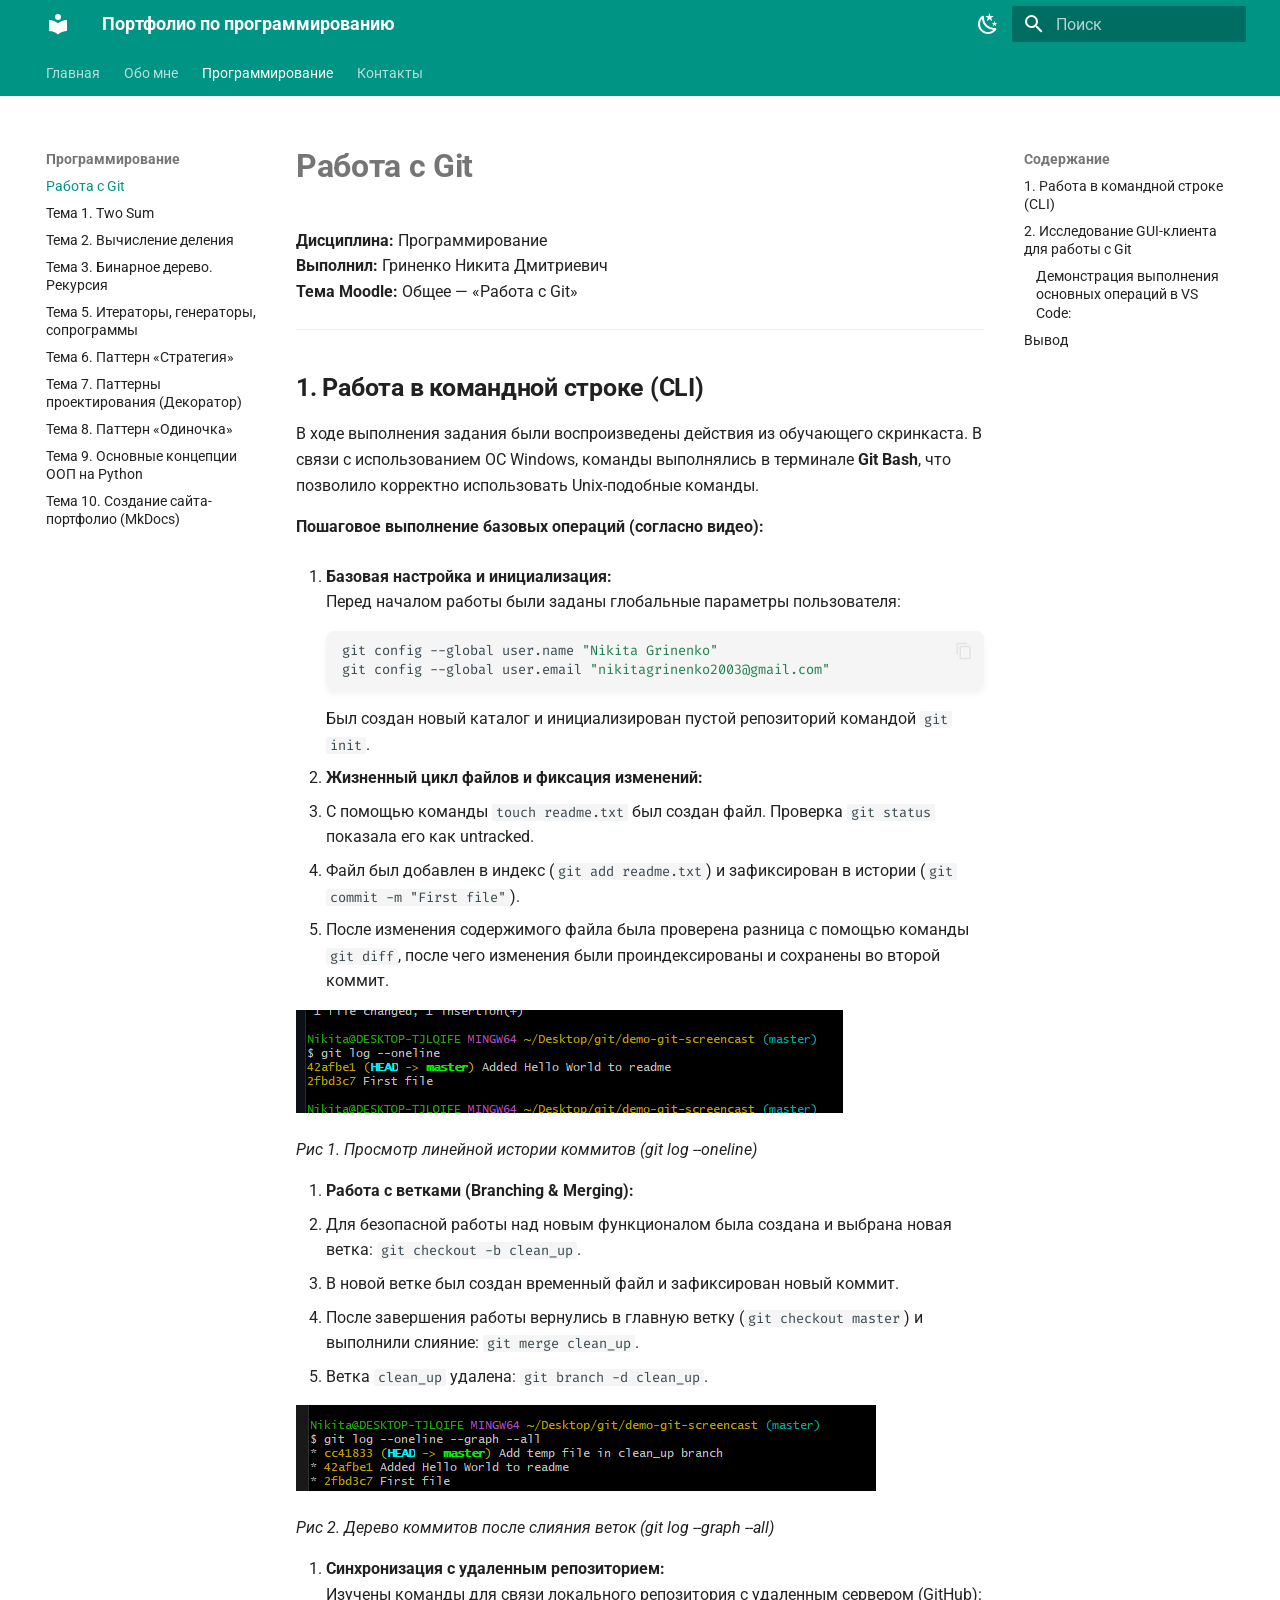
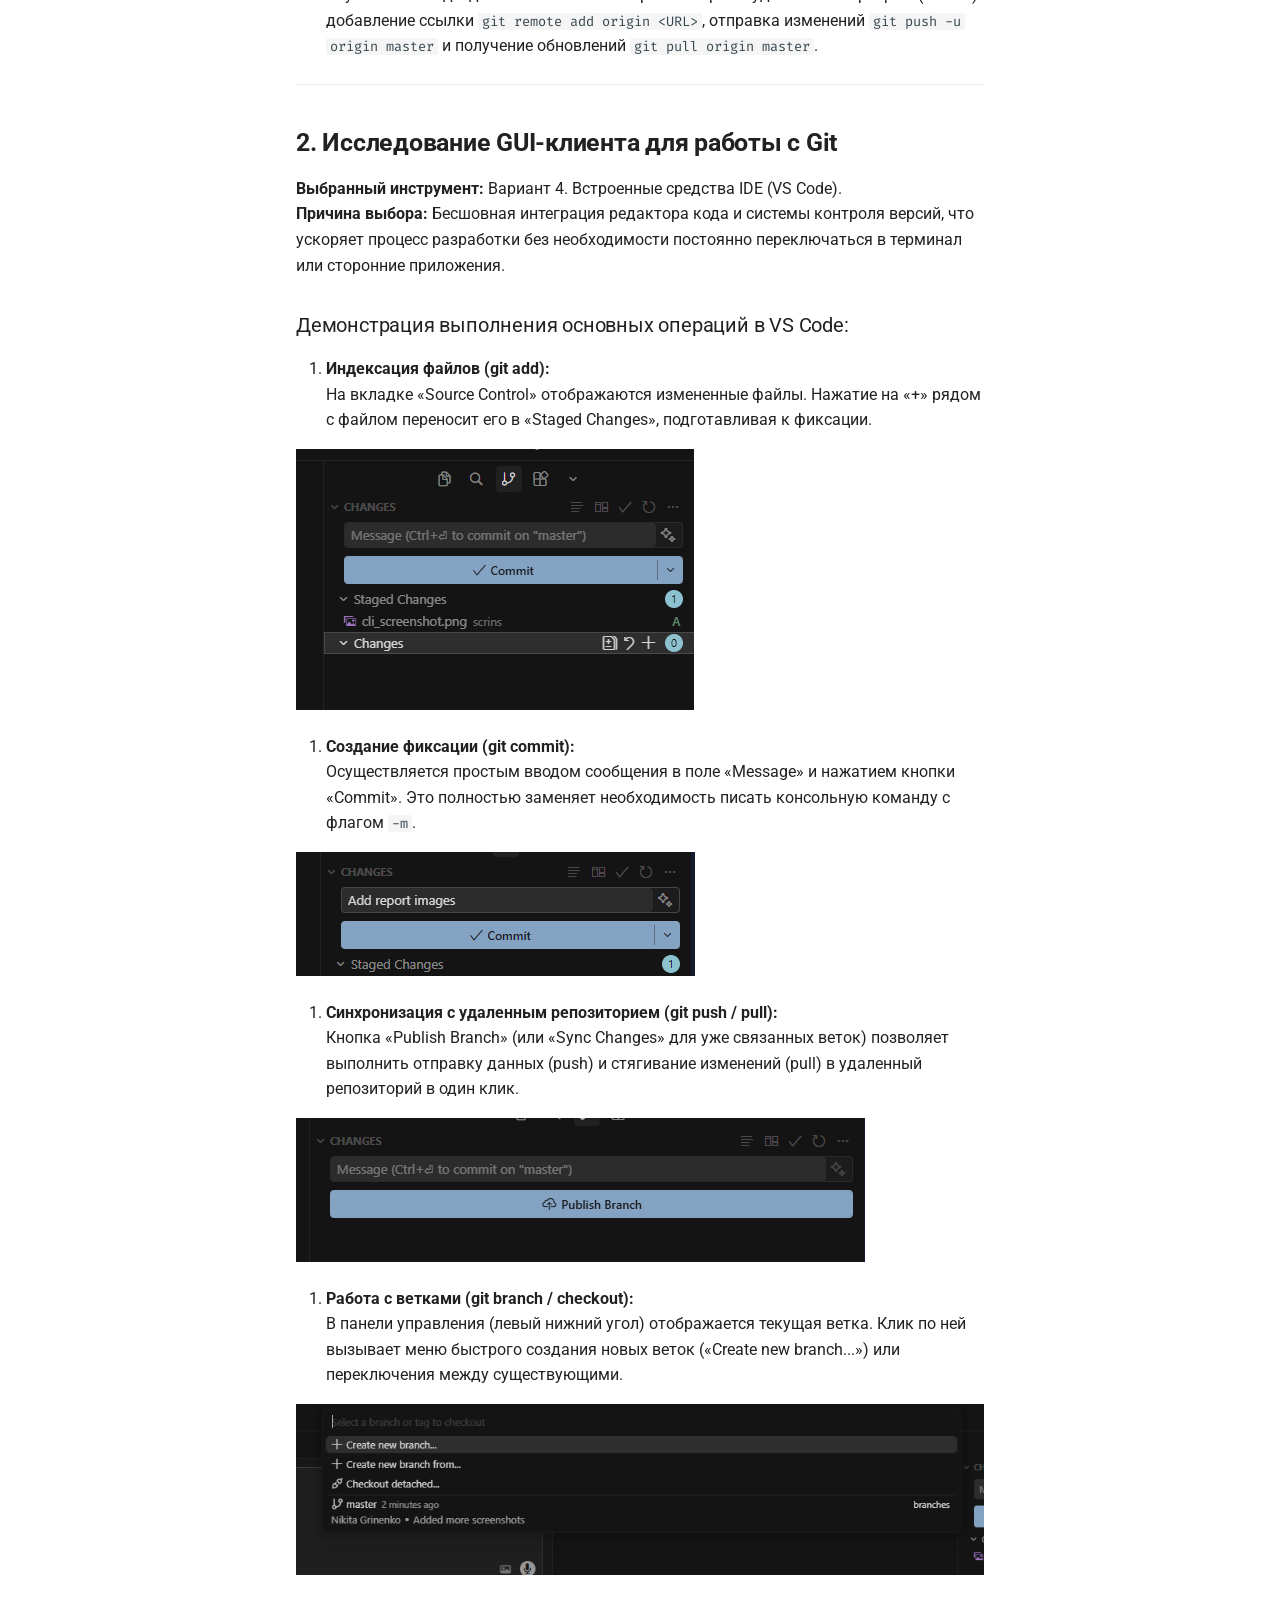
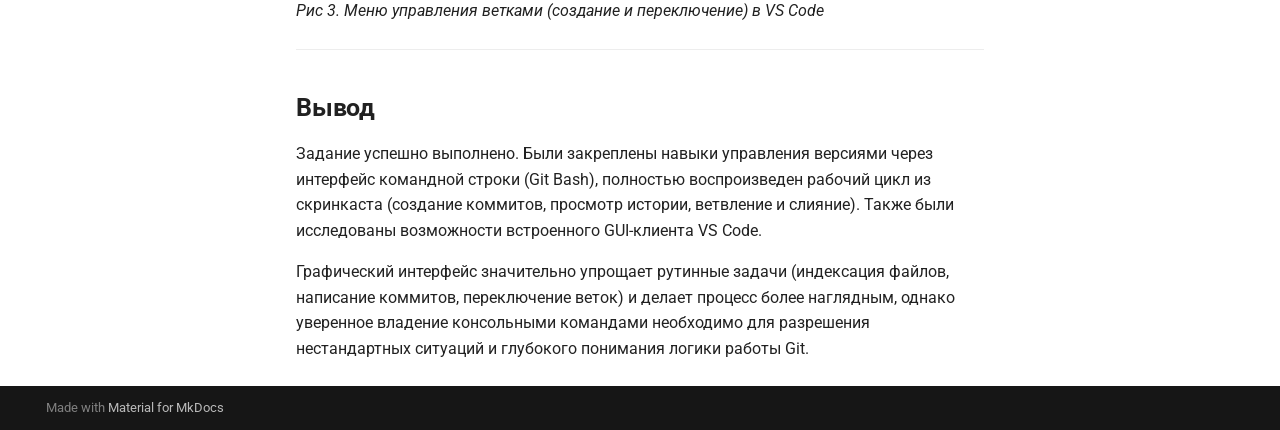
<file: programming/work0/index.html>
<!doctype html>
<html lang="ru" class="no-js">
  <head>
    
      <meta charset="utf-8">
      <meta name="viewport" content="width=device-width,initial-scale=1">
      
        <meta name="description" content="Работы по дисциплине «Программирование» — Гриненко Никита">
      
      
        <meta name="author" content="Гриненко Никита Дмитриевич">
      
      
        <link rel="canonical" href="https://nikitagrinn.github.io/portfolio-prog/programming/work0/">
      
      
        <link rel="prev" href="../../about/">
      
      
        <link rel="next" href="../work1/">
      
      
        
      
      
      <link rel="icon" href="../../assets/images/favicon.png">
      <meta name="generator" content="mkdocs-1.6.1, mkdocs-material-9.7.6">
    
    
      
        <title>Работа с Git - Портфолио по программированию</title>
      
    
    
      <link rel="stylesheet" href="../../assets/stylesheets/main.484c7ddc.min.css">
      
        
        <link rel="stylesheet" href="../../assets/stylesheets/palette.ab4e12ef.min.css">
      
      


    
    
      
    
    
      
        
        
        <link rel="preconnect" href="https://fonts.gstatic.com" crossorigin>
        <link rel="stylesheet" href="https://fonts.googleapis.com/css?family=Roboto:300,300i,400,400i,700,700i%7CFira+Code:400,400i,700,700i&display=fallback">
        <style>:root{--md-text-font:"Roboto";--md-code-font:"Fira Code"}</style>
      
    
    
      <link rel="stylesheet" href="../../stylesheets/extra.css">
    
    <script>__md_scope=new URL("../..",location),__md_hash=e=>[...e].reduce(((e,_)=>(e<<5)-e+_.charCodeAt(0)),0),__md_get=(e,_=localStorage,t=__md_scope)=>JSON.parse(_.getItem(t.pathname+"."+e)),__md_set=(e,_,t=localStorage,a=__md_scope)=>{try{t.setItem(a.pathname+"."+e,JSON.stringify(_))}catch(e){}}</script>
    
      

    
    
  </head>
  
  
    
    
      
    
    
    
    
    <body dir="ltr" data-md-color-scheme="default" data-md-color-primary="teal" data-md-color-accent="cyan">
  
    
    <input class="md-toggle" data-md-toggle="drawer" type="checkbox" id="__drawer" autocomplete="off">
    <input class="md-toggle" data-md-toggle="search" type="checkbox" id="__search" autocomplete="off">
    <label class="md-overlay" for="__drawer"></label>
    <div data-md-component="skip">
      
        
        <a href="#git" class="md-skip">
          Перейти к содержанию
        </a>
      
    </div>
    <div data-md-component="announce">
      
    </div>
    
    
      

<header class="md-header" data-md-component="header">
  <nav class="md-header__inner md-grid" aria-label="Верхний колонтитул">
    <a href="../.." title="Портфолио по программированию" class="md-header__button md-logo" aria-label="Портфолио по программированию" data-md-component="logo">
      
  
  <svg xmlns="http://www.w3.org/2000/svg" viewBox="0 0 24 24"><path d="M12 8a3 3 0 0 0 3-3 3 3 0 0 0-3-3 3 3 0 0 0-3 3 3 3 0 0 0 3 3m0 3.54C9.64 9.35 6.5 8 3 8v11c3.5 0 6.64 1.35 9 3.54 2.36-2.19 5.5-3.54 9-3.54V8c-3.5 0-6.64 1.35-9 3.54"/></svg>

    </a>
    <label class="md-header__button md-icon" for="__drawer">
      
      <svg xmlns="http://www.w3.org/2000/svg" viewBox="0 0 24 24"><path d="M3 6h18v2H3zm0 5h18v2H3zm0 5h18v2H3z"/></svg>
    </label>
    <div class="md-header__title" data-md-component="header-title">
      <div class="md-header__ellipsis">
        <div class="md-header__topic">
          <span class="md-ellipsis">
            Портфолио по программированию
          </span>
        </div>
        <div class="md-header__topic" data-md-component="header-topic">
          <span class="md-ellipsis">
            
              Работа с Git
            
          </span>
        </div>
      </div>
    </div>
    
      
        <form class="md-header__option" data-md-component="palette">
  
    
    
    
    <input class="md-option" data-md-color-media="" data-md-color-scheme="default" data-md-color-primary="teal" data-md-color-accent="cyan"  aria-label="Темная тема"  type="radio" name="__palette" id="__palette_0">
    
      <label class="md-header__button md-icon" title="Темная тема" for="__palette_1" hidden>
        <svg xmlns="http://www.w3.org/2000/svg" viewBox="0 0 24 24"><path d="m17.75 4.09-2.53 1.94.91 3.06-2.63-1.81-2.63 1.81.91-3.06-2.53-1.94L12.44 4l1.06-3 1.06 3zm3.5 6.91-1.64 1.25.59 1.98-1.7-1.17-1.7 1.17.59-1.98L15.75 11l2.06-.05L18.5 9l.69 1.95zm-2.28 4.95c.83-.08 1.72 1.1 1.19 1.85-.32.45-.66.87-1.08 1.27C15.17 23 8.84 23 4.94 19.07c-3.91-3.9-3.91-10.24 0-14.14.4-.4.82-.76 1.27-1.08.75-.53 1.93.36 1.85 1.19-.27 2.86.69 5.83 2.89 8.02a9.96 9.96 0 0 0 8.02 2.89m-1.64 2.02a12.08 12.08 0 0 1-7.8-3.47c-2.17-2.19-3.33-5-3.49-7.82-2.81 3.14-2.7 7.96.31 10.98 3.02 3.01 7.84 3.12 10.98.31"/></svg>
      </label>
    
  
    
    
    
    <input class="md-option" data-md-color-media="" data-md-color-scheme="slate" data-md-color-primary="blue-grey" data-md-color-accent="cyan"  aria-label="Светлая тема"  type="radio" name="__palette" id="__palette_1">
    
      <label class="md-header__button md-icon" title="Светлая тема" for="__palette_0" hidden>
        <svg xmlns="http://www.w3.org/2000/svg" viewBox="0 0 24 24"><path d="M12 7a5 5 0 0 1 5 5 5 5 0 0 1-5 5 5 5 0 0 1-5-5 5 5 0 0 1 5-5m0 2a3 3 0 0 0-3 3 3 3 0 0 0 3 3 3 3 0 0 0 3-3 3 3 0 0 0-3-3m0-7 2.39 3.42C13.65 5.15 12.84 5 12 5s-1.65.15-2.39.42zM3.34 7l4.16-.35A7.2 7.2 0 0 0 5.94 8.5c-.44.74-.69 1.5-.83 2.29zm.02 10 1.76-3.77a7.131 7.131 0 0 0 2.38 4.14zM20.65 7l-1.77 3.79a7.02 7.02 0 0 0-2.38-4.15zm-.01 10-4.14.36c.59-.51 1.12-1.14 1.54-1.86.42-.73.69-1.5.83-2.29zM12 22l-2.41-3.44c.74.27 1.55.44 2.41.44.82 0 1.63-.17 2.37-.44z"/></svg>
      </label>
    
  
</form>
      
    
    
      <script>var palette=__md_get("__palette");if(palette&&palette.color){if("(prefers-color-scheme)"===palette.color.media){var media=matchMedia("(prefers-color-scheme: light)"),input=document.querySelector(media.matches?"[data-md-color-media='(prefers-color-scheme: light)']":"[data-md-color-media='(prefers-color-scheme: dark)']");palette.color.media=input.getAttribute("data-md-color-media"),palette.color.scheme=input.getAttribute("data-md-color-scheme"),palette.color.primary=input.getAttribute("data-md-color-primary"),palette.color.accent=input.getAttribute("data-md-color-accent")}for(var[key,value]of Object.entries(palette.color))document.body.setAttribute("data-md-color-"+key,value)}</script>
    
    
    
      
      
        <label class="md-header__button md-icon" for="__search">
          
          <svg xmlns="http://www.w3.org/2000/svg" viewBox="0 0 24 24"><path d="M9.5 3A6.5 6.5 0 0 1 16 9.5c0 1.61-.59 3.09-1.56 4.23l.27.27h.79l5 5-1.5 1.5-5-5v-.79l-.27-.27A6.52 6.52 0 0 1 9.5 16 6.5 6.5 0 0 1 3 9.5 6.5 6.5 0 0 1 9.5 3m0 2C7 5 5 7 5 9.5S7 14 9.5 14 14 12 14 9.5 12 5 9.5 5"/></svg>
        </label>
        <div class="md-search" data-md-component="search" role="dialog">
  <label class="md-search__overlay" for="__search"></label>
  <div class="md-search__inner" role="search">
    <form class="md-search__form" name="search">
      <input type="text" class="md-search__input" name="query" aria-label="Поиск" placeholder="Поиск" autocapitalize="off" autocorrect="off" autocomplete="off" spellcheck="false" data-md-component="search-query" required>
      <label class="md-search__icon md-icon" for="__search">
        
        <svg xmlns="http://www.w3.org/2000/svg" viewBox="0 0 24 24"><path d="M9.5 3A6.5 6.5 0 0 1 16 9.5c0 1.61-.59 3.09-1.56 4.23l.27.27h.79l5 5-1.5 1.5-5-5v-.79l-.27-.27A6.52 6.52 0 0 1 9.5 16 6.5 6.5 0 0 1 3 9.5 6.5 6.5 0 0 1 9.5 3m0 2C7 5 5 7 5 9.5S7 14 9.5 14 14 12 14 9.5 12 5 9.5 5"/></svg>
        
        <svg xmlns="http://www.w3.org/2000/svg" viewBox="0 0 24 24"><path d="M20 11v2H8l5.5 5.5-1.42 1.42L4.16 12l7.92-7.92L13.5 5.5 8 11z"/></svg>
      </label>
      <nav class="md-search__options" aria-label="Поиск">
        
        <button type="reset" class="md-search__icon md-icon" title="Очистить" aria-label="Очистить" tabindex="-1">
          
          <svg xmlns="http://www.w3.org/2000/svg" viewBox="0 0 24 24"><path d="M19 6.41 17.59 5 12 10.59 6.41 5 5 6.41 10.59 12 5 17.59 6.41 19 12 13.41 17.59 19 19 17.59 13.41 12z"/></svg>
        </button>
      </nav>
      
    </form>
    <div class="md-search__output">
      <div class="md-search__scrollwrap" tabindex="0" data-md-scrollfix>
        <div class="md-search-result" data-md-component="search-result">
          <div class="md-search-result__meta">
            Инициализация поиска
          </div>
          <ol class="md-search-result__list" role="presentation"></ol>
        </div>
      </div>
    </div>
  </div>
</div>
      
    
    
  </nav>
  
</header>
    
    <div class="md-container" data-md-component="container">
      
      
        
          
            
<nav class="md-tabs" aria-label="Вкладки" data-md-component="tabs">
  <div class="md-grid">
    <ul class="md-tabs__list">
      
        
  
  
  
  
    <li class="md-tabs__item">
      <a href="../.." class="md-tabs__link">
        
  
  
    
  
  Главная

      </a>
    </li>
  

      
        
  
  
  
  
    <li class="md-tabs__item">
      <a href="../../about/" class="md-tabs__link">
        
  
  
    
  
  Обо мне

      </a>
    </li>
  

      
        
  
  
  
    
  
  
    
    
      <li class="md-tabs__item md-tabs__item--active">
        <a href="./" class="md-tabs__link">
          
  
  
  Программирование

        </a>
      </li>
    
  

      
        
  
  
  
  
    <li class="md-tabs__item">
      <a href="../../contacts/" class="md-tabs__link">
        
  
  
    
  
  Контакты

      </a>
    </li>
  

      
    </ul>
  </div>
</nav>
          
        
      
      <main class="md-main" data-md-component="main">
        <div class="md-main__inner md-grid">
          
            
              
              <div class="md-sidebar md-sidebar--primary" data-md-component="sidebar" data-md-type="navigation" >
                <div class="md-sidebar__scrollwrap">
                  <div class="md-sidebar__inner">
                    


  


<nav class="md-nav md-nav--primary md-nav--lifted" aria-label="Навигация" data-md-level="0">
  <label class="md-nav__title" for="__drawer">
    <a href="../.." title="Портфолио по программированию" class="md-nav__button md-logo" aria-label="Портфолио по программированию" data-md-component="logo">
      
  
  <svg xmlns="http://www.w3.org/2000/svg" viewBox="0 0 24 24"><path d="M12 8a3 3 0 0 0 3-3 3 3 0 0 0-3-3 3 3 0 0 0-3 3 3 3 0 0 0 3 3m0 3.54C9.64 9.35 6.5 8 3 8v11c3.5 0 6.64 1.35 9 3.54 2.36-2.19 5.5-3.54 9-3.54V8c-3.5 0-6.64 1.35-9 3.54"/></svg>

    </a>
    Портфолио по программированию
  </label>
  
  <ul class="md-nav__list" data-md-scrollfix>
    
      
      
  
  
  
  
    <li class="md-nav__item">
      <a href="../.." class="md-nav__link">
        
  
  
  <span class="md-ellipsis">
    
  
    Главная
  

    
  </span>
  
  

      </a>
    </li>
  

    
      
      
  
  
  
  
    <li class="md-nav__item">
      <a href="../../about/" class="md-nav__link">
        
  
  
  <span class="md-ellipsis">
    
  
    Обо мне
  

    
  </span>
  
  

      </a>
    </li>
  

    
      
      
  
  
    
  
  
  
    
    
    
    
      
        
        
      
      
        
      
    
    
    <li class="md-nav__item md-nav__item--active md-nav__item--section md-nav__item--nested">
      
        
        
        <input class="md-nav__toggle md-toggle " type="checkbox" id="__nav_3" checked>
        
          
          <label class="md-nav__link" for="__nav_3" id="__nav_3_label" tabindex="">
            
  
  
  <span class="md-ellipsis">
    
  
    Программирование
  

    
  </span>
  
  

            <span class="md-nav__icon md-icon"></span>
          </label>
        
        <nav class="md-nav" data-md-level="1" aria-labelledby="__nav_3_label" aria-expanded="true">
          <label class="md-nav__title" for="__nav_3">
            <span class="md-nav__icon md-icon"></span>
            
  
    Программирование
  

          </label>
          <ul class="md-nav__list" data-md-scrollfix>
            
              
                
  
  
    
  
  
  
    <li class="md-nav__item md-nav__item--active">
      
      <input class="md-nav__toggle md-toggle" type="checkbox" id="__toc">
      
      
        
      
      
        <label class="md-nav__link md-nav__link--active" for="__toc">
          
  
  
  <span class="md-ellipsis">
    
  
    Работа с Git
  

    
  </span>
  
  

          <span class="md-nav__icon md-icon"></span>
        </label>
      
      <a href="./" class="md-nav__link md-nav__link--active">
        
  
  
  <span class="md-ellipsis">
    
  
    Работа с Git
  

    
  </span>
  
  

      </a>
      
        

<nav class="md-nav md-nav--secondary" aria-label="Содержание">
  
  
  
    
  
  
    <label class="md-nav__title" for="__toc">
      <span class="md-nav__icon md-icon"></span>
      Содержание
    </label>
    <ul class="md-nav__list" data-md-component="toc" data-md-scrollfix>
      
        <li class="md-nav__item">
  <a href="#1-cli" class="md-nav__link">
    <span class="md-ellipsis">
      
        1. Работа в командной строке (CLI)
      
    </span>
  </a>
  
</li>
      
        <li class="md-nav__item">
  <a href="#2-gui-git" class="md-nav__link">
    <span class="md-ellipsis">
      
        2. Исследование GUI-клиента для работы с Git
      
    </span>
  </a>
  
    <nav class="md-nav" aria-label="2. Исследование GUI-клиента для работы с Git">
      <ul class="md-nav__list">
        
          <li class="md-nav__item">
  <a href="#vs-code" class="md-nav__link">
    <span class="md-ellipsis">
      
        Демонстрация выполнения основных операций в VS Code:
      
    </span>
  </a>
  
</li>
        
      </ul>
    </nav>
  
</li>
      
        <li class="md-nav__item">
  <a href="#_1" class="md-nav__link">
    <span class="md-ellipsis">
      
        Вывод
      
    </span>
  </a>
  
</li>
      
    </ul>
  
</nav>
      
    </li>
  

              
            
              
                
  
  
  
  
    <li class="md-nav__item">
      <a href="../work1/" class="md-nav__link">
        
  
  
  <span class="md-ellipsis">
    
  
    Тема 1. Two Sum
  

    
  </span>
  
  

      </a>
    </li>
  

              
            
              
                
  
  
  
  
    <li class="md-nav__item">
      <a href="../work2/" class="md-nav__link">
        
  
  
  <span class="md-ellipsis">
    
  
    Тема 2. Вычисление деления
  

    
  </span>
  
  

      </a>
    </li>
  

              
            
              
                
  
  
  
  
    <li class="md-nav__item">
      <a href="../work3/" class="md-nav__link">
        
  
  
  <span class="md-ellipsis">
    
  
    Тема 3. Бинарное дерево. Рекурсия
  

    
  </span>
  
  

      </a>
    </li>
  

              
            
              
                
  
  
  
  
    <li class="md-nav__item">
      <a href="../work5/" class="md-nav__link">
        
  
  
  <span class="md-ellipsis">
    
  
    Тема 5. Итераторы, генераторы, сопрограммы
  

    
  </span>
  
  

      </a>
    </li>
  

              
            
              
                
  
  
  
  
    <li class="md-nav__item">
      <a href="../work6/" class="md-nav__link">
        
  
  
  <span class="md-ellipsis">
    
  
    Тема 6. Паттерн «Стратегия»
  

    
  </span>
  
  

      </a>
    </li>
  

              
            
              
                
  
  
  
  
    <li class="md-nav__item">
      <a href="../work7/" class="md-nav__link">
        
  
  
  <span class="md-ellipsis">
    
  
    Тема 7. Паттерны проектирования (Декоратор)
  

    
  </span>
  
  

      </a>
    </li>
  

              
            
              
                
  
  
  
  
    <li class="md-nav__item">
      <a href="../work8/" class="md-nav__link">
        
  
  
  <span class="md-ellipsis">
    
  
    Тема 8. Паттерн «Одиночка»
  

    
  </span>
  
  

      </a>
    </li>
  

              
            
              
                
  
  
  
  
    <li class="md-nav__item">
      <a href="../work9/" class="md-nav__link">
        
  
  
  <span class="md-ellipsis">
    
  
    Тема 9. Основные концепции ООП на Python
  

    
  </span>
  
  

      </a>
    </li>
  

              
            
              
                
  
  
  
  
    <li class="md-nav__item">
      <a href="../work10/" class="md-nav__link">
        
  
  
  <span class="md-ellipsis">
    
  
    Тема 10. Создание сайта-портфолио (MkDocs)
  

    
  </span>
  
  

      </a>
    </li>
  

              
            
          </ul>
        </nav>
      
    </li>
  

    
      
      
  
  
  
  
    <li class="md-nav__item">
      <a href="../../contacts/" class="md-nav__link">
        
  
  
  <span class="md-ellipsis">
    
  
    Контакты
  

    
  </span>
  
  

      </a>
    </li>
  

    
  </ul>
</nav>
                  </div>
                </div>
              </div>
            
            
              
              <div class="md-sidebar md-sidebar--secondary" data-md-component="sidebar" data-md-type="toc" >
                <div class="md-sidebar__scrollwrap">
                  <div class="md-sidebar__inner">
                    

<nav class="md-nav md-nav--secondary" aria-label="Содержание">
  
  
  
    
  
  
    <label class="md-nav__title" for="__toc">
      <span class="md-nav__icon md-icon"></span>
      Содержание
    </label>
    <ul class="md-nav__list" data-md-component="toc" data-md-scrollfix>
      
        <li class="md-nav__item">
  <a href="#1-cli" class="md-nav__link">
    <span class="md-ellipsis">
      
        1. Работа в командной строке (CLI)
      
    </span>
  </a>
  
</li>
      
        <li class="md-nav__item">
  <a href="#2-gui-git" class="md-nav__link">
    <span class="md-ellipsis">
      
        2. Исследование GUI-клиента для работы с Git
      
    </span>
  </a>
  
    <nav class="md-nav" aria-label="2. Исследование GUI-клиента для работы с Git">
      <ul class="md-nav__list">
        
          <li class="md-nav__item">
  <a href="#vs-code" class="md-nav__link">
    <span class="md-ellipsis">
      
        Демонстрация выполнения основных операций в VS Code:
      
    </span>
  </a>
  
</li>
        
      </ul>
    </nav>
  
</li>
      
        <li class="md-nav__item">
  <a href="#_1" class="md-nav__link">
    <span class="md-ellipsis">
      
        Вывод
      
    </span>
  </a>
  
</li>
      
    </ul>
  
</nav>
                  </div>
                </div>
              </div>
            
          
          
            <div class="md-content" data-md-component="content">
              
              <article class="md-content__inner md-typeset">
                
                  



<h1 id="git">Работа с Git<a class="headerlink" href="#git" title="Permanent link">&para;</a></h1>
<p><strong>Дисциплина:</strong> Программирование<br />
<strong>Выполнил:</strong> Гриненко Никита Дмитриевич<br />
<strong>Тема Moodle:</strong> Общее — «Работа с Git»</p>
<hr />
<h2 id="1-cli">1. Работа в командной строке (CLI)<a class="headerlink" href="#1-cli" title="Permanent link">&para;</a></h2>
<p>В ходе выполнения задания были воспроизведены действия из обучающего скринкаста. В связи с использованием ОС Windows, команды выполнялись в терминале <strong>Git Bash</strong>, что позволило корректно использовать Unix-подобные команды.</p>
<p><strong>Пошаговое выполнение базовых операций (согласно видео):</strong></p>
<ol>
<li>
<p><strong>Базовая настройка и инициализация:</strong><br />
   Перед началом работы были заданы глобальные параметры пользователя:
   <div class="highlight"><pre><span></span><code>git<span class="w"> </span>config<span class="w"> </span>--global<span class="w"> </span>user.name<span class="w"> </span><span class="s2">&quot;Nikita Grinenko&quot;</span>
git<span class="w"> </span>config<span class="w"> </span>--global<span class="w"> </span>user.email<span class="w"> </span><span class="s2">&quot;nikitagrinenko2003@gmail.com&quot;</span>
</code></pre></div>
   Был создан новый каталог и инициализирован пустой репозиторий командой <code>git init</code>.</p>
</li>
<li>
<p><strong>Жизненный цикл файлов и фиксация изменений:</strong></p>
</li>
<li>С помощью команды <code>touch readme.txt</code> был создан файл. Проверка <code>git status</code> показала его как untracked.</li>
<li>Файл был добавлен в индекс (<code>git add readme.txt</code>) и зафиксирован в истории (<code>git commit -m "First file"</code>).</li>
<li>После изменения содержимого файла была проверена разница с помощью команды <code>git diff</code>, после чего изменения были проиндексированы и сохранены во второй коммит.</li>
</ol>
<p><img alt="Просмотр локальной истории коммитов" src="../images/%D1%81%D0%BA%D1%80%D0%B8%D0%BD%D1%88%D0%BE%D1%82_1_.png" /></p>
<p><em>Рис 1. Просмотр линейной истории коммитов (git log --oneline)</em></p>
<ol>
<li><strong>Работа с ветками (Branching &amp; Merging):</strong></li>
<li>Для безопасной работы над новым функционалом была создана и выбрана новая ветка: <code>git checkout -b clean_up</code>.</li>
<li>В новой ветке был создан временный файл и зафиксирован новый коммит.</li>
<li>После завершения работы вернулись в главную ветку (<code>git checkout master</code>) и выполнили слияние: <code>git merge clean_up</code>.</li>
<li>Ветка <code>clean_up</code> удалена: <code>git branch -d clean_up</code>.</li>
</ol>
<p><img alt="История коммитов после слияния" src="../images/%D1%81%D0%BA%D1%80%D0%B8%D0%BD%D1%88%D0%BE%D1%82_2.png" /></p>
<p><em>Рис 2. Дерево коммитов после слияния веток (git log --graph --all)</em></p>
<ol>
<li><strong>Синхронизация с удаленным репозиторием:</strong><br />
   Изучены команды для связи локального репозитория с удаленным сервером (GitHub): добавление ссылки <code>git remote add origin &lt;URL&gt;</code>, отправка изменений <code>git push -u origin master</code> и получение обновлений <code>git pull origin master</code>.</li>
</ol>
<hr />
<h2 id="2-gui-git">2. Исследование GUI-клиента для работы с Git<a class="headerlink" href="#2-gui-git" title="Permanent link">&para;</a></h2>
<p><strong>Выбранный инструмент:</strong> Вариант 4. Встроенные средства IDE (VS Code).<br />
<strong>Причина выбора:</strong> Бесшовная интеграция редактора кода и системы контроля версий, что ускоряет процесс разработки без необходимости постоянно переключаться в терминал или сторонние приложения.</p>
<h3 id="vs-code">Демонстрация выполнения основных операций в VS Code:<a class="headerlink" href="#vs-code" title="Permanent link">&para;</a></h3>
<ol>
<li><strong>Индексация файлов (git add):</strong><br />
   На вкладке «Source Control» отображаются измененные файлы. Нажатие на «+» рядом с файлом переносит его в «Staged Changes», подготавливая к фиксации.</li>
</ol>
<p><img alt="VS Code Stage" src="../images/vscode_stage.png" /></p>
<ol>
<li><strong>Создание фиксации (git commit):</strong><br />
   Осуществляется простым вводом сообщения в поле «Message» и нажатием кнопки «Commit». Это полностью заменяет необходимость писать консольную команду с флагом <code>-m</code>.</li>
</ol>
<p><img alt="VS Code Commit" src="../images/vscode_commit.png" /></p>
<ol>
<li><strong>Синхронизация с удаленным репозиторием (git push / pull):</strong><br />
   Кнопка «Publish Branch» (или «Sync Changes» для уже связанных веток) позволяет выполнить отправку данных (push) и стягивание изменений (pull) в удаленный репозиторий в один клик.</li>
</ol>
<p><img alt="VS Code Sync" src="../images/vscode_sync.png" /></p>
<ol>
<li><strong>Работа с ветками (git branch / checkout):</strong><br />
   В панели управления (левый нижний угол) отображается текущая ветка. Клик по ней вызывает меню быстрого создания новых веток («Create new branch...») или переключения между существующими.</li>
</ol>
<p><img alt="VS Code Branch" src="../images/vscode_branch.png" /></p>
<p><em>Рис 3. Меню управления ветками (создание и переключение) в VS Code</em></p>
<hr />
<h2 id="_1">Вывод<a class="headerlink" href="#_1" title="Permanent link">&para;</a></h2>
<p>Задание успешно выполнено. Были закреплены навыки управления версиями через интерфейс командной строки (Git Bash), полностью воспроизведен рабочий цикл из скринкаста (создание коммитов, просмотр истории, ветвление и слияние). Также были исследованы возможности встроенного GUI-клиента VS Code.</p>
<p>Графический интерфейс значительно упрощает рутинные задачи (индексация файлов, написание коммитов, переключение веток) и делает процесс более наглядным, однако уверенное владение консольными командами необходимо для разрешения нестандартных ситуаций и глубокого понимания логики работы Git.</p>












                
              </article>
            </div>
          
          
<script>var target=document.getElementById(location.hash.slice(1));target&&target.name&&(target.checked=target.name.startsWith("__tabbed_"))</script>
        </div>
        
          <button type="button" class="md-top md-icon" data-md-component="top" hidden>
  
  <svg xmlns="http://www.w3.org/2000/svg" viewBox="0 0 24 24"><path d="M13 20h-2V8l-5.5 5.5-1.42-1.42L12 4.16l7.92 7.92-1.42 1.42L13 8z"/></svg>
  К началу
</button>
        
      </main>
      
        <footer class="md-footer">
  
  <div class="md-footer-meta md-typeset">
    <div class="md-footer-meta__inner md-grid">
      <div class="md-copyright">
  
  
    Made with
    <a href="https://squidfunk.github.io/mkdocs-material/" target="_blank" rel="noopener">
      Material for MkDocs
    </a>
  
</div>
      
    </div>
  </div>
</footer>
      
    </div>
    <div class="md-dialog" data-md-component="dialog">
      <div class="md-dialog__inner md-typeset"></div>
    </div>
    
    
    
      
      
      <script id="__config" type="application/json">{"annotate": null, "base": "../..", "features": ["navigation.instant", "navigation.tracking", "navigation.tabs", "navigation.sections", "navigation.expand", "navigation.top", "search.highlight", "content.code.copy"], "search": "../../assets/javascripts/workers/search.2c215733.min.js", "tags": null, "translations": {"clipboard.copied": "\u0421\u043a\u043e\u043f\u0438\u0440\u043e\u0432\u0430\u043d\u043e \u0432 \u0431\u0443\u0444\u0435\u0440", "clipboard.copy": "\u041a\u043e\u043f\u0438\u0440\u043e\u0432\u0430\u0442\u044c \u0432 \u0431\u0443\u0444\u0435\u0440", "search.result.more.one": "\u0415\u0449\u0451 1 \u043d\u0430 \u044d\u0442\u043e\u0439 \u0441\u0442\u0440\u0430\u043d\u0438\u0446\u0435", "search.result.more.other": "\u0415\u0449\u0451 # \u043d\u0430 \u044d\u0442\u043e\u0439 \u0441\u0442\u0440\u0430\u043d\u0438\u0446\u0435", "search.result.none": "\u0421\u043e\u0432\u043f\u0430\u0434\u0435\u043d\u0438\u0439 \u043d\u0435 \u043d\u0430\u0439\u0434\u0435\u043d\u043e", "search.result.one": "\u041d\u0430\u0439\u0434\u0435\u043d\u043e 1 \u0441\u043e\u0432\u043f\u0430\u0434\u0435\u043d\u0438\u0435", "search.result.other": "\u041d\u0430\u0439\u0434\u0435\u043d\u043e \u0441\u043e\u0432\u043f\u0430\u0434\u0435\u043d\u0438\u0439: #", "search.result.placeholder": "\u041d\u0430\u0447\u043d\u0438\u0442\u0435 \u043f\u0435\u0447\u0430\u0442\u0430\u0442\u044c \u0434\u043b\u044f \u043f\u043e\u0438\u0441\u043a\u0430", "search.result.term.missing": "\u041e\u0442\u0441\u0443\u0442\u0441\u0442\u0432\u0443\u0435\u0442", "select.version": "\u0412\u044b\u0431\u0435\u0440\u0438\u0442\u0435 \u0432\u0435\u0440\u0441\u0438\u044e"}, "version": null}</script>
    
    
      <script src="../../assets/javascripts/bundle.79ae519e.min.js"></script>
      
    
  </body>
</html>
</file>
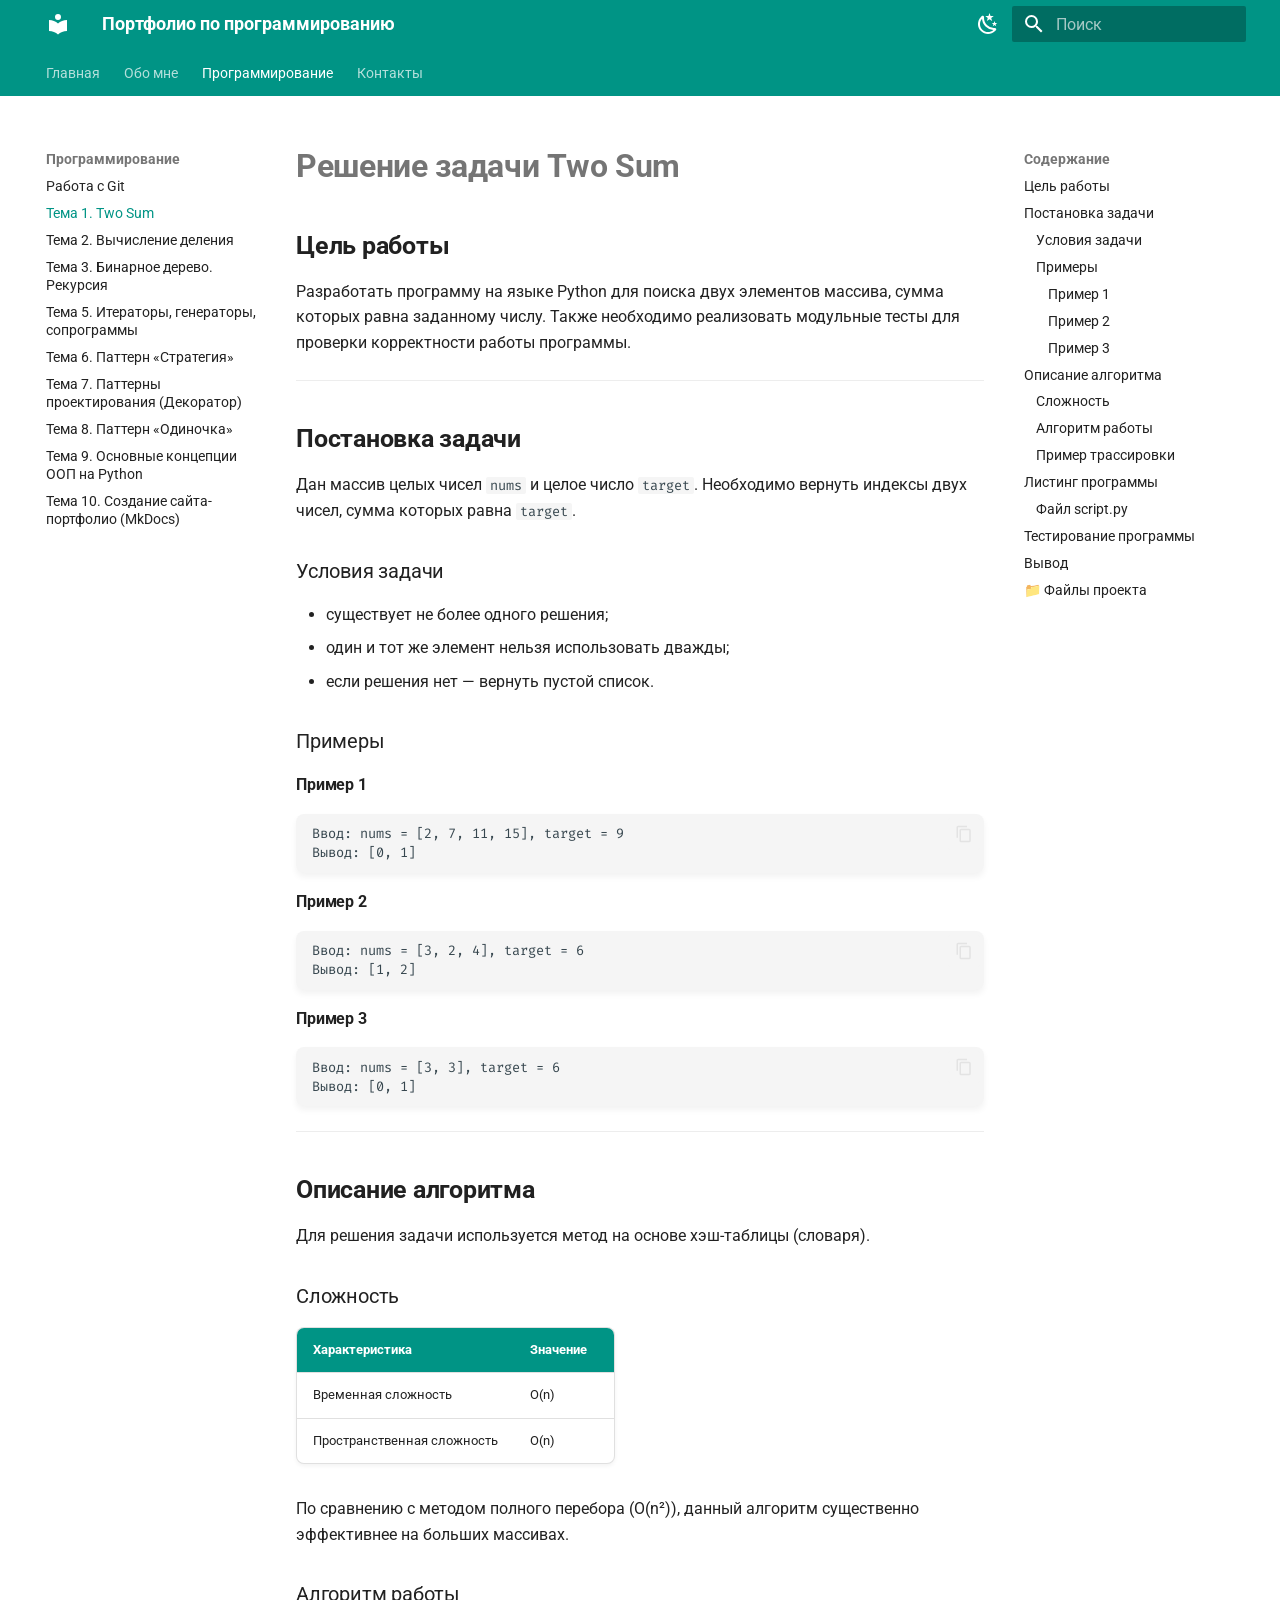
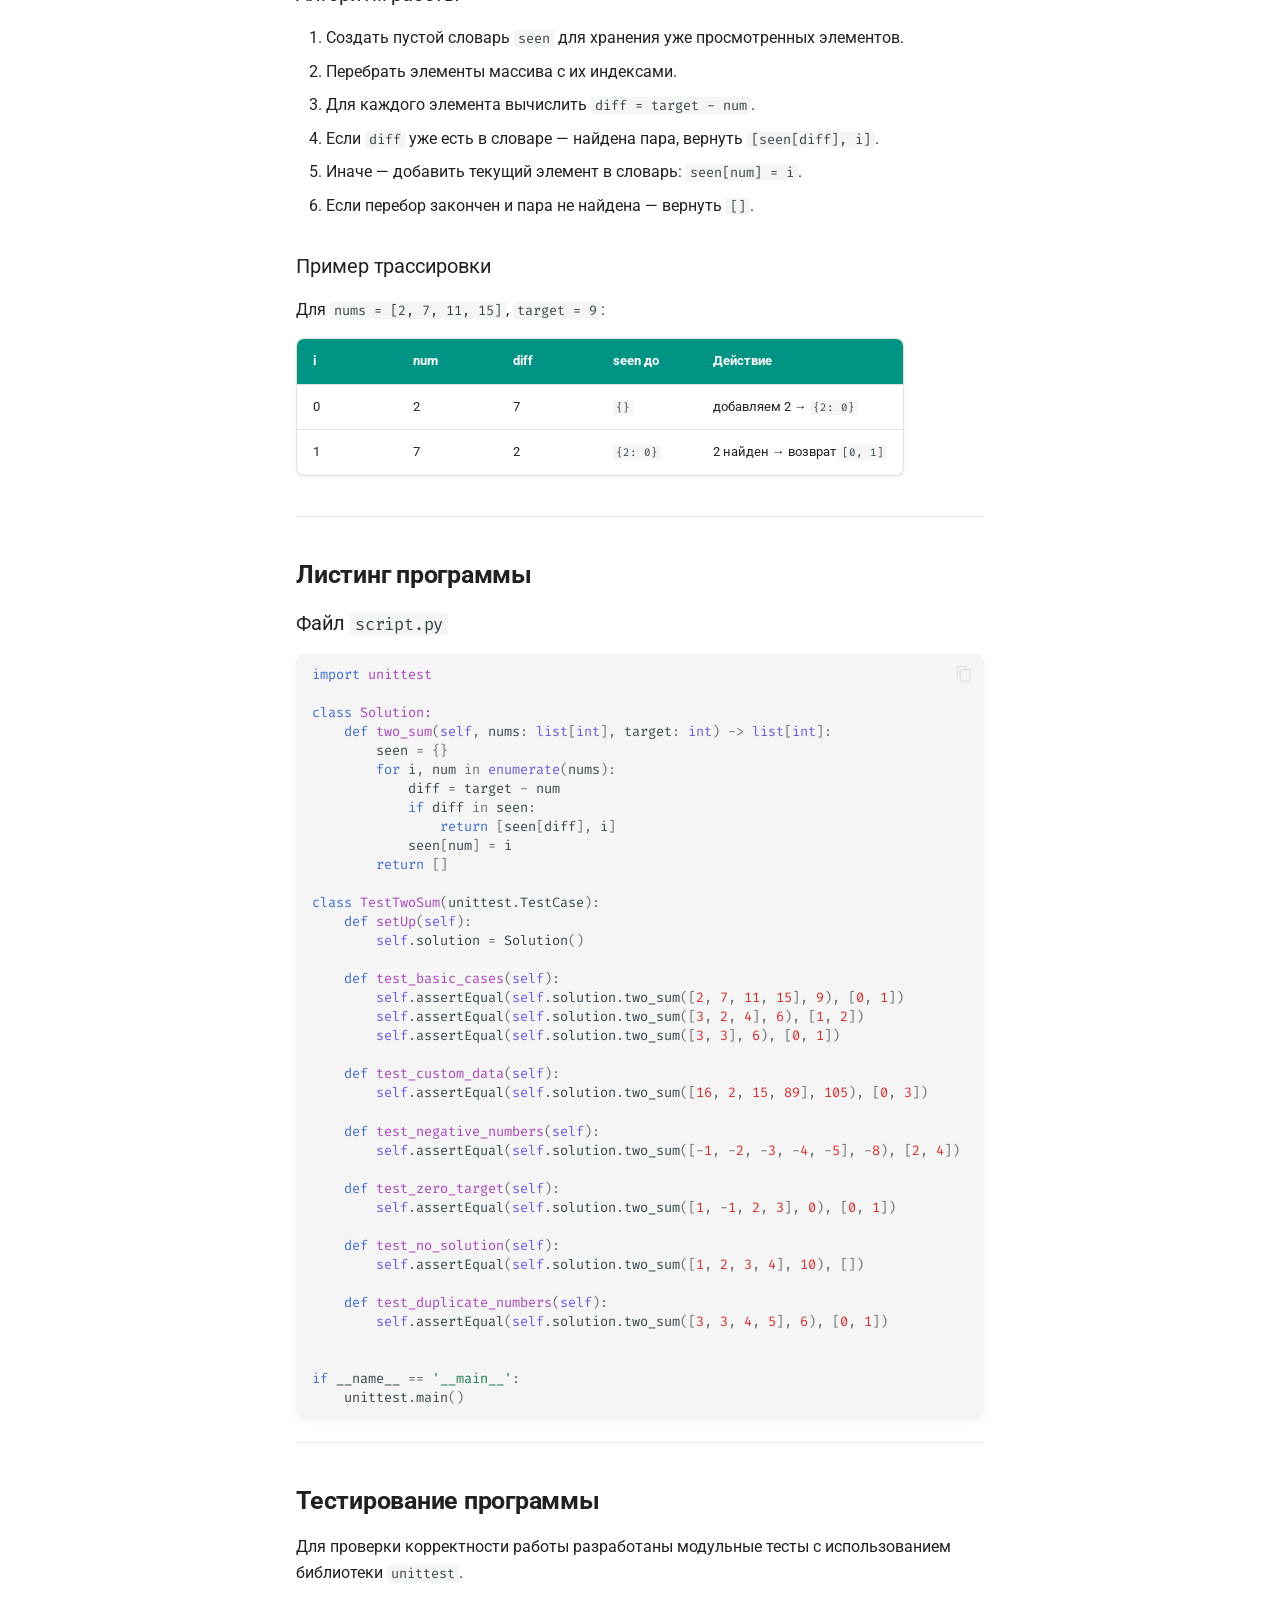
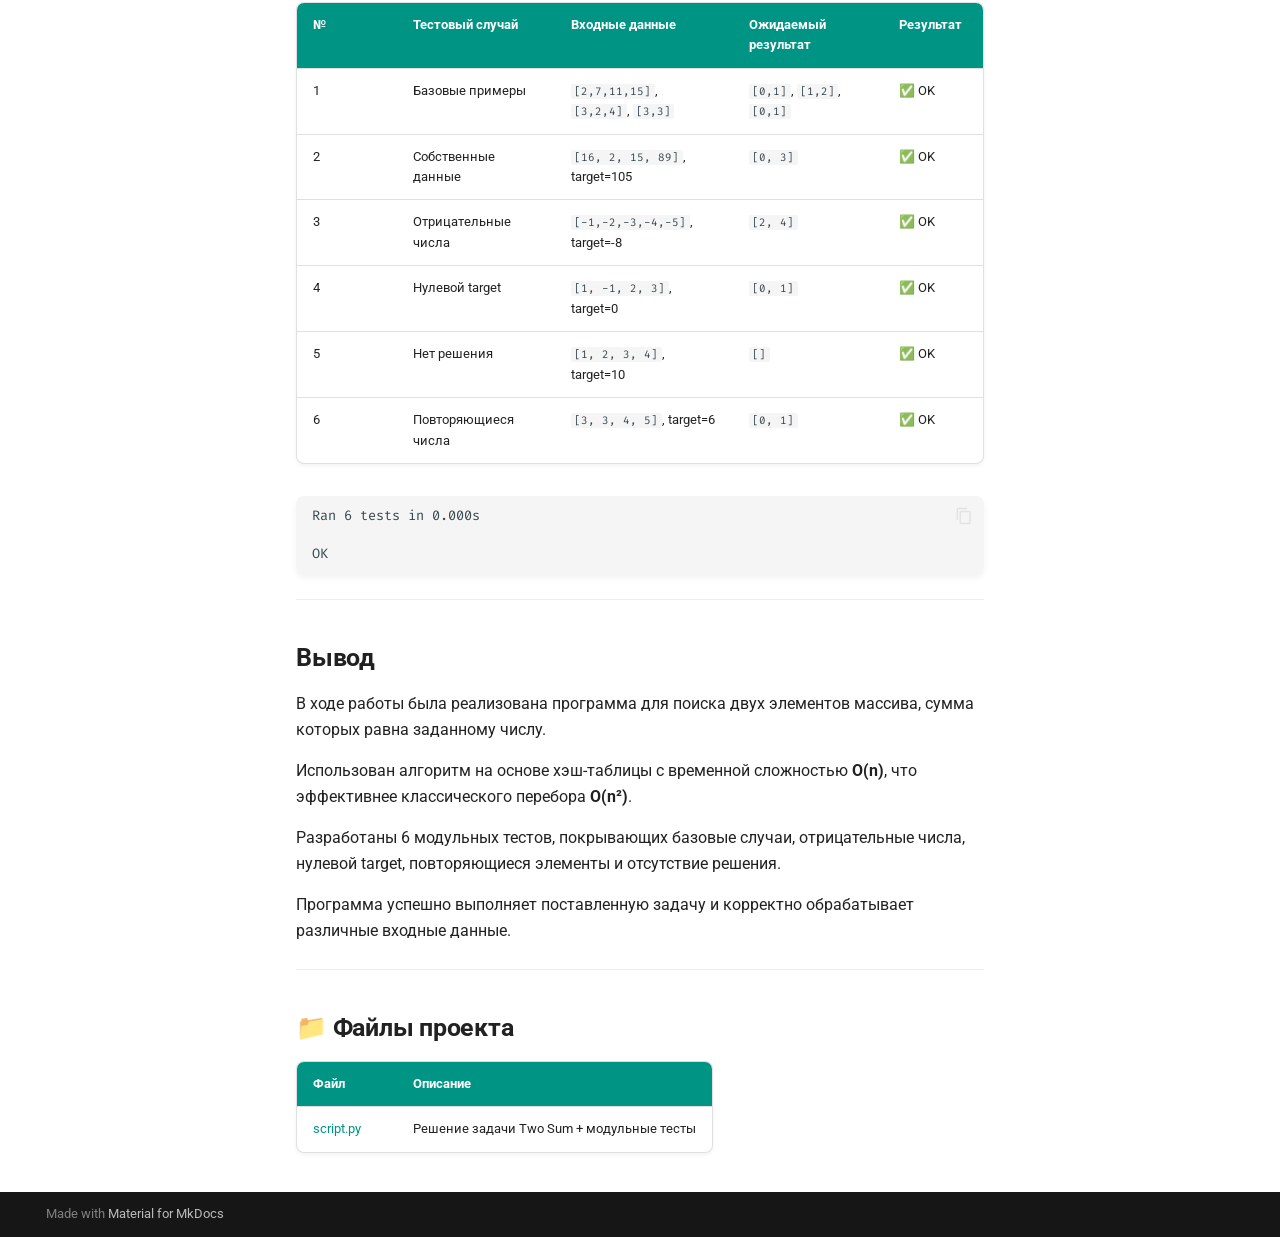
<file: programming/work1/index.html>
<!doctype html>
<html lang="ru" class="no-js">
  <head>
    
      <meta charset="utf-8">
      <meta name="viewport" content="width=device-width,initial-scale=1">
      
        <meta name="description" content="Работы по дисциплине «Программирование» — Гриненко Никита">
      
      
        <meta name="author" content="Гриненко Никита Дмитриевич">
      
      
        <link rel="canonical" href="https://nikitagrinn.github.io/portfolio-prog/programming/work1/">
      
      
        <link rel="prev" href="../work0/">
      
      
        <link rel="next" href="../work2/">
      
      
        
      
      
      <link rel="icon" href="../../assets/images/favicon.png">
      <meta name="generator" content="mkdocs-1.6.1, mkdocs-material-9.7.6">
    
    
      
        <title>Тема 1. Two Sum - Портфолио по программированию</title>
      
    
    
      <link rel="stylesheet" href="../../assets/stylesheets/main.484c7ddc.min.css">
      
        
        <link rel="stylesheet" href="../../assets/stylesheets/palette.ab4e12ef.min.css">
      
      


    
    
      
    
    
      
        
        
        <link rel="preconnect" href="https://fonts.gstatic.com" crossorigin>
        <link rel="stylesheet" href="https://fonts.googleapis.com/css?family=Roboto:300,300i,400,400i,700,700i%7CFira+Code:400,400i,700,700i&display=fallback">
        <style>:root{--md-text-font:"Roboto";--md-code-font:"Fira Code"}</style>
      
    
    
      <link rel="stylesheet" href="../../stylesheets/extra.css">
    
    <script>__md_scope=new URL("../..",location),__md_hash=e=>[...e].reduce(((e,_)=>(e<<5)-e+_.charCodeAt(0)),0),__md_get=(e,_=localStorage,t=__md_scope)=>JSON.parse(_.getItem(t.pathname+"."+e)),__md_set=(e,_,t=localStorage,a=__md_scope)=>{try{t.setItem(a.pathname+"."+e,JSON.stringify(_))}catch(e){}}</script>
    
      

    
    
  </head>
  
  
    
    
      
    
    
    
    
    <body dir="ltr" data-md-color-scheme="default" data-md-color-primary="teal" data-md-color-accent="cyan">
  
    
    <input class="md-toggle" data-md-toggle="drawer" type="checkbox" id="__drawer" autocomplete="off">
    <input class="md-toggle" data-md-toggle="search" type="checkbox" id="__search" autocomplete="off">
    <label class="md-overlay" for="__drawer"></label>
    <div data-md-component="skip">
      
        
        <a href="#two-sum" class="md-skip">
          Перейти к содержанию
        </a>
      
    </div>
    <div data-md-component="announce">
      
    </div>
    
    
      

<header class="md-header" data-md-component="header">
  <nav class="md-header__inner md-grid" aria-label="Верхний колонтитул">
    <a href="../.." title="Портфолио по программированию" class="md-header__button md-logo" aria-label="Портфолио по программированию" data-md-component="logo">
      
  
  <svg xmlns="http://www.w3.org/2000/svg" viewBox="0 0 24 24"><path d="M12 8a3 3 0 0 0 3-3 3 3 0 0 0-3-3 3 3 0 0 0-3 3 3 3 0 0 0 3 3m0 3.54C9.64 9.35 6.5 8 3 8v11c3.5 0 6.64 1.35 9 3.54 2.36-2.19 5.5-3.54 9-3.54V8c-3.5 0-6.64 1.35-9 3.54"/></svg>

    </a>
    <label class="md-header__button md-icon" for="__drawer">
      
      <svg xmlns="http://www.w3.org/2000/svg" viewBox="0 0 24 24"><path d="M3 6h18v2H3zm0 5h18v2H3zm0 5h18v2H3z"/></svg>
    </label>
    <div class="md-header__title" data-md-component="header-title">
      <div class="md-header__ellipsis">
        <div class="md-header__topic">
          <span class="md-ellipsis">
            Портфолио по программированию
          </span>
        </div>
        <div class="md-header__topic" data-md-component="header-topic">
          <span class="md-ellipsis">
            
              Тема 1. Two Sum
            
          </span>
        </div>
      </div>
    </div>
    
      
        <form class="md-header__option" data-md-component="palette">
  
    
    
    
    <input class="md-option" data-md-color-media="" data-md-color-scheme="default" data-md-color-primary="teal" data-md-color-accent="cyan"  aria-label="Темная тема"  type="radio" name="__palette" id="__palette_0">
    
      <label class="md-header__button md-icon" title="Темная тема" for="__palette_1" hidden>
        <svg xmlns="http://www.w3.org/2000/svg" viewBox="0 0 24 24"><path d="m17.75 4.09-2.53 1.94.91 3.06-2.63-1.81-2.63 1.81.91-3.06-2.53-1.94L12.44 4l1.06-3 1.06 3zm3.5 6.91-1.64 1.25.59 1.98-1.7-1.17-1.7 1.17.59-1.98L15.75 11l2.06-.05L18.5 9l.69 1.95zm-2.28 4.95c.83-.08 1.72 1.1 1.19 1.85-.32.45-.66.87-1.08 1.27C15.17 23 8.84 23 4.94 19.07c-3.91-3.9-3.91-10.24 0-14.14.4-.4.82-.76 1.27-1.08.75-.53 1.93.36 1.85 1.19-.27 2.86.69 5.83 2.89 8.02a9.96 9.96 0 0 0 8.02 2.89m-1.64 2.02a12.08 12.08 0 0 1-7.8-3.47c-2.17-2.19-3.33-5-3.49-7.82-2.81 3.14-2.7 7.96.31 10.98 3.02 3.01 7.84 3.12 10.98.31"/></svg>
      </label>
    
  
    
    
    
    <input class="md-option" data-md-color-media="" data-md-color-scheme="slate" data-md-color-primary="blue-grey" data-md-color-accent="cyan"  aria-label="Светлая тема"  type="radio" name="__palette" id="__palette_1">
    
      <label class="md-header__button md-icon" title="Светлая тема" for="__palette_0" hidden>
        <svg xmlns="http://www.w3.org/2000/svg" viewBox="0 0 24 24"><path d="M12 7a5 5 0 0 1 5 5 5 5 0 0 1-5 5 5 5 0 0 1-5-5 5 5 0 0 1 5-5m0 2a3 3 0 0 0-3 3 3 3 0 0 0 3 3 3 3 0 0 0 3-3 3 3 0 0 0-3-3m0-7 2.39 3.42C13.65 5.15 12.84 5 12 5s-1.65.15-2.39.42zM3.34 7l4.16-.35A7.2 7.2 0 0 0 5.94 8.5c-.44.74-.69 1.5-.83 2.29zm.02 10 1.76-3.77a7.131 7.131 0 0 0 2.38 4.14zM20.65 7l-1.77 3.79a7.02 7.02 0 0 0-2.38-4.15zm-.01 10-4.14.36c.59-.51 1.12-1.14 1.54-1.86.42-.73.69-1.5.83-2.29zM12 22l-2.41-3.44c.74.27 1.55.44 2.41.44.82 0 1.63-.17 2.37-.44z"/></svg>
      </label>
    
  
</form>
      
    
    
      <script>var palette=__md_get("__palette");if(palette&&palette.color){if("(prefers-color-scheme)"===palette.color.media){var media=matchMedia("(prefers-color-scheme: light)"),input=document.querySelector(media.matches?"[data-md-color-media='(prefers-color-scheme: light)']":"[data-md-color-media='(prefers-color-scheme: dark)']");palette.color.media=input.getAttribute("data-md-color-media"),palette.color.scheme=input.getAttribute("data-md-color-scheme"),palette.color.primary=input.getAttribute("data-md-color-primary"),palette.color.accent=input.getAttribute("data-md-color-accent")}for(var[key,value]of Object.entries(palette.color))document.body.setAttribute("data-md-color-"+key,value)}</script>
    
    
    
      
      
        <label class="md-header__button md-icon" for="__search">
          
          <svg xmlns="http://www.w3.org/2000/svg" viewBox="0 0 24 24"><path d="M9.5 3A6.5 6.5 0 0 1 16 9.5c0 1.61-.59 3.09-1.56 4.23l.27.27h.79l5 5-1.5 1.5-5-5v-.79l-.27-.27A6.52 6.52 0 0 1 9.5 16 6.5 6.5 0 0 1 3 9.5 6.5 6.5 0 0 1 9.5 3m0 2C7 5 5 7 5 9.5S7 14 9.5 14 14 12 14 9.5 12 5 9.5 5"/></svg>
        </label>
        <div class="md-search" data-md-component="search" role="dialog">
  <label class="md-search__overlay" for="__search"></label>
  <div class="md-search__inner" role="search">
    <form class="md-search__form" name="search">
      <input type="text" class="md-search__input" name="query" aria-label="Поиск" placeholder="Поиск" autocapitalize="off" autocorrect="off" autocomplete="off" spellcheck="false" data-md-component="search-query" required>
      <label class="md-search__icon md-icon" for="__search">
        
        <svg xmlns="http://www.w3.org/2000/svg" viewBox="0 0 24 24"><path d="M9.5 3A6.5 6.5 0 0 1 16 9.5c0 1.61-.59 3.09-1.56 4.23l.27.27h.79l5 5-1.5 1.5-5-5v-.79l-.27-.27A6.52 6.52 0 0 1 9.5 16 6.5 6.5 0 0 1 3 9.5 6.5 6.5 0 0 1 9.5 3m0 2C7 5 5 7 5 9.5S7 14 9.5 14 14 12 14 9.5 12 5 9.5 5"/></svg>
        
        <svg xmlns="http://www.w3.org/2000/svg" viewBox="0 0 24 24"><path d="M20 11v2H8l5.5 5.5-1.42 1.42L4.16 12l7.92-7.92L13.5 5.5 8 11z"/></svg>
      </label>
      <nav class="md-search__options" aria-label="Поиск">
        
        <button type="reset" class="md-search__icon md-icon" title="Очистить" aria-label="Очистить" tabindex="-1">
          
          <svg xmlns="http://www.w3.org/2000/svg" viewBox="0 0 24 24"><path d="M19 6.41 17.59 5 12 10.59 6.41 5 5 6.41 10.59 12 5 17.59 6.41 19 12 13.41 17.59 19 19 17.59 13.41 12z"/></svg>
        </button>
      </nav>
      
    </form>
    <div class="md-search__output">
      <div class="md-search__scrollwrap" tabindex="0" data-md-scrollfix>
        <div class="md-search-result" data-md-component="search-result">
          <div class="md-search-result__meta">
            Инициализация поиска
          </div>
          <ol class="md-search-result__list" role="presentation"></ol>
        </div>
      </div>
    </div>
  </div>
</div>
      
    
    
  </nav>
  
</header>
    
    <div class="md-container" data-md-component="container">
      
      
        
          
            
<nav class="md-tabs" aria-label="Вкладки" data-md-component="tabs">
  <div class="md-grid">
    <ul class="md-tabs__list">
      
        
  
  
  
  
    <li class="md-tabs__item">
      <a href="../.." class="md-tabs__link">
        
  
  
    
  
  Главная

      </a>
    </li>
  

      
        
  
  
  
  
    <li class="md-tabs__item">
      <a href="../../about/" class="md-tabs__link">
        
  
  
    
  
  Обо мне

      </a>
    </li>
  

      
        
  
  
  
    
  
  
    
    
      <li class="md-tabs__item md-tabs__item--active">
        <a href="../work0/" class="md-tabs__link">
          
  
  
  Программирование

        </a>
      </li>
    
  

      
        
  
  
  
  
    <li class="md-tabs__item">
      <a href="../../contacts/" class="md-tabs__link">
        
  
  
    
  
  Контакты

      </a>
    </li>
  

      
    </ul>
  </div>
</nav>
          
        
      
      <main class="md-main" data-md-component="main">
        <div class="md-main__inner md-grid">
          
            
              
              <div class="md-sidebar md-sidebar--primary" data-md-component="sidebar" data-md-type="navigation" >
                <div class="md-sidebar__scrollwrap">
                  <div class="md-sidebar__inner">
                    


  


<nav class="md-nav md-nav--primary md-nav--lifted" aria-label="Навигация" data-md-level="0">
  <label class="md-nav__title" for="__drawer">
    <a href="../.." title="Портфолио по программированию" class="md-nav__button md-logo" aria-label="Портфолио по программированию" data-md-component="logo">
      
  
  <svg xmlns="http://www.w3.org/2000/svg" viewBox="0 0 24 24"><path d="M12 8a3 3 0 0 0 3-3 3 3 0 0 0-3-3 3 3 0 0 0-3 3 3 3 0 0 0 3 3m0 3.54C9.64 9.35 6.5 8 3 8v11c3.5 0 6.64 1.35 9 3.54 2.36-2.19 5.5-3.54 9-3.54V8c-3.5 0-6.64 1.35-9 3.54"/></svg>

    </a>
    Портфолио по программированию
  </label>
  
  <ul class="md-nav__list" data-md-scrollfix>
    
      
      
  
  
  
  
    <li class="md-nav__item">
      <a href="../.." class="md-nav__link">
        
  
  
  <span class="md-ellipsis">
    
  
    Главная
  

    
  </span>
  
  

      </a>
    </li>
  

    
      
      
  
  
  
  
    <li class="md-nav__item">
      <a href="../../about/" class="md-nav__link">
        
  
  
  <span class="md-ellipsis">
    
  
    Обо мне
  

    
  </span>
  
  

      </a>
    </li>
  

    
      
      
  
  
    
  
  
  
    
    
    
    
      
        
        
      
      
        
      
    
    
    <li class="md-nav__item md-nav__item--active md-nav__item--section md-nav__item--nested">
      
        
        
        <input class="md-nav__toggle md-toggle " type="checkbox" id="__nav_3" checked>
        
          
          <label class="md-nav__link" for="__nav_3" id="__nav_3_label" tabindex="">
            
  
  
  <span class="md-ellipsis">
    
  
    Программирование
  

    
  </span>
  
  

            <span class="md-nav__icon md-icon"></span>
          </label>
        
        <nav class="md-nav" data-md-level="1" aria-labelledby="__nav_3_label" aria-expanded="true">
          <label class="md-nav__title" for="__nav_3">
            <span class="md-nav__icon md-icon"></span>
            
  
    Программирование
  

          </label>
          <ul class="md-nav__list" data-md-scrollfix>
            
              
                
  
  
  
  
    <li class="md-nav__item">
      <a href="../work0/" class="md-nav__link">
        
  
  
  <span class="md-ellipsis">
    
  
    Работа с Git
  

    
  </span>
  
  

      </a>
    </li>
  

              
            
              
                
  
  
    
  
  
  
    <li class="md-nav__item md-nav__item--active">
      
      <input class="md-nav__toggle md-toggle" type="checkbox" id="__toc">
      
      
        
      
      
        <label class="md-nav__link md-nav__link--active" for="__toc">
          
  
  
  <span class="md-ellipsis">
    
  
    Тема 1. Two Sum
  

    
  </span>
  
  

          <span class="md-nav__icon md-icon"></span>
        </label>
      
      <a href="./" class="md-nav__link md-nav__link--active">
        
  
  
  <span class="md-ellipsis">
    
  
    Тема 1. Two Sum
  

    
  </span>
  
  

      </a>
      
        

<nav class="md-nav md-nav--secondary" aria-label="Содержание">
  
  
  
    
  
  
    <label class="md-nav__title" for="__toc">
      <span class="md-nav__icon md-icon"></span>
      Содержание
    </label>
    <ul class="md-nav__list" data-md-component="toc" data-md-scrollfix>
      
        <li class="md-nav__item">
  <a href="#_1" class="md-nav__link">
    <span class="md-ellipsis">
      
        Цель работы
      
    </span>
  </a>
  
</li>
      
        <li class="md-nav__item">
  <a href="#_2" class="md-nav__link">
    <span class="md-ellipsis">
      
        Постановка задачи
      
    </span>
  </a>
  
    <nav class="md-nav" aria-label="Постановка задачи">
      <ul class="md-nav__list">
        
          <li class="md-nav__item">
  <a href="#_3" class="md-nav__link">
    <span class="md-ellipsis">
      
        Условия задачи
      
    </span>
  </a>
  
</li>
        
          <li class="md-nav__item">
  <a href="#_4" class="md-nav__link">
    <span class="md-ellipsis">
      
        Примеры
      
    </span>
  </a>
  
    <nav class="md-nav" aria-label="Примеры">
      <ul class="md-nav__list">
        
          <li class="md-nav__item">
  <a href="#1" class="md-nav__link">
    <span class="md-ellipsis">
      
        Пример 1
      
    </span>
  </a>
  
</li>
        
          <li class="md-nav__item">
  <a href="#2" class="md-nav__link">
    <span class="md-ellipsis">
      
        Пример 2
      
    </span>
  </a>
  
</li>
        
          <li class="md-nav__item">
  <a href="#3" class="md-nav__link">
    <span class="md-ellipsis">
      
        Пример 3
      
    </span>
  </a>
  
</li>
        
      </ul>
    </nav>
  
</li>
        
      </ul>
    </nav>
  
</li>
      
        <li class="md-nav__item">
  <a href="#_5" class="md-nav__link">
    <span class="md-ellipsis">
      
        Описание алгоритма
      
    </span>
  </a>
  
    <nav class="md-nav" aria-label="Описание алгоритма">
      <ul class="md-nav__list">
        
          <li class="md-nav__item">
  <a href="#_6" class="md-nav__link">
    <span class="md-ellipsis">
      
        Сложность
      
    </span>
  </a>
  
</li>
        
          <li class="md-nav__item">
  <a href="#_7" class="md-nav__link">
    <span class="md-ellipsis">
      
        Алгоритм работы
      
    </span>
  </a>
  
</li>
        
          <li class="md-nav__item">
  <a href="#_8" class="md-nav__link">
    <span class="md-ellipsis">
      
        Пример трассировки
      
    </span>
  </a>
  
</li>
        
      </ul>
    </nav>
  
</li>
      
        <li class="md-nav__item">
  <a href="#_9" class="md-nav__link">
    <span class="md-ellipsis">
      
        Листинг программы
      
    </span>
  </a>
  
    <nav class="md-nav" aria-label="Листинг программы">
      <ul class="md-nav__list">
        
          <li class="md-nav__item">
  <a href="#scriptpy" class="md-nav__link">
    <span class="md-ellipsis">
      
        Файл script.py
      
    </span>
  </a>
  
</li>
        
      </ul>
    </nav>
  
</li>
      
        <li class="md-nav__item">
  <a href="#_10" class="md-nav__link">
    <span class="md-ellipsis">
      
        Тестирование программы
      
    </span>
  </a>
  
</li>
      
        <li class="md-nav__item">
  <a href="#_11" class="md-nav__link">
    <span class="md-ellipsis">
      
        Вывод
      
    </span>
  </a>
  
</li>
      
        <li class="md-nav__item">
  <a href="#_12" class="md-nav__link">
    <span class="md-ellipsis">
      
        📁 Файлы проекта
      
    </span>
  </a>
  
</li>
      
    </ul>
  
</nav>
      
    </li>
  

              
            
              
                
  
  
  
  
    <li class="md-nav__item">
      <a href="../work2/" class="md-nav__link">
        
  
  
  <span class="md-ellipsis">
    
  
    Тема 2. Вычисление деления
  

    
  </span>
  
  

      </a>
    </li>
  

              
            
              
                
  
  
  
  
    <li class="md-nav__item">
      <a href="../work3/" class="md-nav__link">
        
  
  
  <span class="md-ellipsis">
    
  
    Тема 3. Бинарное дерево. Рекурсия
  

    
  </span>
  
  

      </a>
    </li>
  

              
            
              
                
  
  
  
  
    <li class="md-nav__item">
      <a href="../work5/" class="md-nav__link">
        
  
  
  <span class="md-ellipsis">
    
  
    Тема 5. Итераторы, генераторы, сопрограммы
  

    
  </span>
  
  

      </a>
    </li>
  

              
            
              
                
  
  
  
  
    <li class="md-nav__item">
      <a href="../work6/" class="md-nav__link">
        
  
  
  <span class="md-ellipsis">
    
  
    Тема 6. Паттерн «Стратегия»
  

    
  </span>
  
  

      </a>
    </li>
  

              
            
              
                
  
  
  
  
    <li class="md-nav__item">
      <a href="../work7/" class="md-nav__link">
        
  
  
  <span class="md-ellipsis">
    
  
    Тема 7. Паттерны проектирования (Декоратор)
  

    
  </span>
  
  

      </a>
    </li>
  

              
            
              
                
  
  
  
  
    <li class="md-nav__item">
      <a href="../work8/" class="md-nav__link">
        
  
  
  <span class="md-ellipsis">
    
  
    Тема 8. Паттерн «Одиночка»
  

    
  </span>
  
  

      </a>
    </li>
  

              
            
              
                
  
  
  
  
    <li class="md-nav__item">
      <a href="../work9/" class="md-nav__link">
        
  
  
  <span class="md-ellipsis">
    
  
    Тема 9. Основные концепции ООП на Python
  

    
  </span>
  
  

      </a>
    </li>
  

              
            
              
                
  
  
  
  
    <li class="md-nav__item">
      <a href="../work10/" class="md-nav__link">
        
  
  
  <span class="md-ellipsis">
    
  
    Тема 10. Создание сайта-портфолио (MkDocs)
  

    
  </span>
  
  

      </a>
    </li>
  

              
            
          </ul>
        </nav>
      
    </li>
  

    
      
      
  
  
  
  
    <li class="md-nav__item">
      <a href="../../contacts/" class="md-nav__link">
        
  
  
  <span class="md-ellipsis">
    
  
    Контакты
  

    
  </span>
  
  

      </a>
    </li>
  

    
  </ul>
</nav>
                  </div>
                </div>
              </div>
            
            
              
              <div class="md-sidebar md-sidebar--secondary" data-md-component="sidebar" data-md-type="toc" >
                <div class="md-sidebar__scrollwrap">
                  <div class="md-sidebar__inner">
                    

<nav class="md-nav md-nav--secondary" aria-label="Содержание">
  
  
  
    
  
  
    <label class="md-nav__title" for="__toc">
      <span class="md-nav__icon md-icon"></span>
      Содержание
    </label>
    <ul class="md-nav__list" data-md-component="toc" data-md-scrollfix>
      
        <li class="md-nav__item">
  <a href="#_1" class="md-nav__link">
    <span class="md-ellipsis">
      
        Цель работы
      
    </span>
  </a>
  
</li>
      
        <li class="md-nav__item">
  <a href="#_2" class="md-nav__link">
    <span class="md-ellipsis">
      
        Постановка задачи
      
    </span>
  </a>
  
    <nav class="md-nav" aria-label="Постановка задачи">
      <ul class="md-nav__list">
        
          <li class="md-nav__item">
  <a href="#_3" class="md-nav__link">
    <span class="md-ellipsis">
      
        Условия задачи
      
    </span>
  </a>
  
</li>
        
          <li class="md-nav__item">
  <a href="#_4" class="md-nav__link">
    <span class="md-ellipsis">
      
        Примеры
      
    </span>
  </a>
  
    <nav class="md-nav" aria-label="Примеры">
      <ul class="md-nav__list">
        
          <li class="md-nav__item">
  <a href="#1" class="md-nav__link">
    <span class="md-ellipsis">
      
        Пример 1
      
    </span>
  </a>
  
</li>
        
          <li class="md-nav__item">
  <a href="#2" class="md-nav__link">
    <span class="md-ellipsis">
      
        Пример 2
      
    </span>
  </a>
  
</li>
        
          <li class="md-nav__item">
  <a href="#3" class="md-nav__link">
    <span class="md-ellipsis">
      
        Пример 3
      
    </span>
  </a>
  
</li>
        
      </ul>
    </nav>
  
</li>
        
      </ul>
    </nav>
  
</li>
      
        <li class="md-nav__item">
  <a href="#_5" class="md-nav__link">
    <span class="md-ellipsis">
      
        Описание алгоритма
      
    </span>
  </a>
  
    <nav class="md-nav" aria-label="Описание алгоритма">
      <ul class="md-nav__list">
        
          <li class="md-nav__item">
  <a href="#_6" class="md-nav__link">
    <span class="md-ellipsis">
      
        Сложность
      
    </span>
  </a>
  
</li>
        
          <li class="md-nav__item">
  <a href="#_7" class="md-nav__link">
    <span class="md-ellipsis">
      
        Алгоритм работы
      
    </span>
  </a>
  
</li>
        
          <li class="md-nav__item">
  <a href="#_8" class="md-nav__link">
    <span class="md-ellipsis">
      
        Пример трассировки
      
    </span>
  </a>
  
</li>
        
      </ul>
    </nav>
  
</li>
      
        <li class="md-nav__item">
  <a href="#_9" class="md-nav__link">
    <span class="md-ellipsis">
      
        Листинг программы
      
    </span>
  </a>
  
    <nav class="md-nav" aria-label="Листинг программы">
      <ul class="md-nav__list">
        
          <li class="md-nav__item">
  <a href="#scriptpy" class="md-nav__link">
    <span class="md-ellipsis">
      
        Файл script.py
      
    </span>
  </a>
  
</li>
        
      </ul>
    </nav>
  
</li>
      
        <li class="md-nav__item">
  <a href="#_10" class="md-nav__link">
    <span class="md-ellipsis">
      
        Тестирование программы
      
    </span>
  </a>
  
</li>
      
        <li class="md-nav__item">
  <a href="#_11" class="md-nav__link">
    <span class="md-ellipsis">
      
        Вывод
      
    </span>
  </a>
  
</li>
      
        <li class="md-nav__item">
  <a href="#_12" class="md-nav__link">
    <span class="md-ellipsis">
      
        📁 Файлы проекта
      
    </span>
  </a>
  
</li>
      
    </ul>
  
</nav>
                  </div>
                </div>
              </div>
            
          
          
            <div class="md-content" data-md-component="content">
              
              <article class="md-content__inner md-typeset">
                
                  



<h1 id="two-sum">Решение задачи Two Sum<a class="headerlink" href="#two-sum" title="Permanent link">&para;</a></h1>
<h2 id="_1">Цель работы<a class="headerlink" href="#_1" title="Permanent link">&para;</a></h2>
<p>Разработать программу на языке Python для поиска двух элементов массива, сумма которых равна заданному числу.
Также необходимо реализовать модульные тесты для проверки корректности работы программы.</p>
<hr />
<h2 id="_2">Постановка задачи<a class="headerlink" href="#_2" title="Permanent link">&para;</a></h2>
<p>Дан массив целых чисел <code>nums</code> и целое число <code>target</code>.
Необходимо вернуть индексы двух чисел, сумма которых равна <code>target</code>.</p>
<h3 id="_3">Условия задачи<a class="headerlink" href="#_3" title="Permanent link">&para;</a></h3>
<ul>
<li>существует не более одного решения;</li>
<li>один и тот же элемент нельзя использовать дважды;</li>
<li>если решения нет — вернуть пустой список.</li>
</ul>
<h3 id="_4">Примеры<a class="headerlink" href="#_4" title="Permanent link">&para;</a></h3>
<h4 id="1">Пример 1<a class="headerlink" href="#1" title="Permanent link">&para;</a></h4>
<div class="highlight"><pre><span></span><code>Ввод: nums = [2, 7, 11, 15], target = 9
Вывод: [0, 1]
</code></pre></div>
<h4 id="2">Пример 2<a class="headerlink" href="#2" title="Permanent link">&para;</a></h4>
<div class="highlight"><pre><span></span><code>Ввод: nums = [3, 2, 4], target = 6
Вывод: [1, 2]
</code></pre></div>
<h4 id="3">Пример 3<a class="headerlink" href="#3" title="Permanent link">&para;</a></h4>
<div class="highlight"><pre><span></span><code>Ввод: nums = [3, 3], target = 6
Вывод: [0, 1]
</code></pre></div>
<hr />
<h2 id="_5">Описание алгоритма<a class="headerlink" href="#_5" title="Permanent link">&para;</a></h2>
<p>Для решения задачи используется метод на основе хэш-таблицы (словаря).</p>
<h3 id="_6">Сложность<a class="headerlink" href="#_6" title="Permanent link">&para;</a></h3>
<table>
<thead>
<tr>
<th>Характеристика</th>
<th>Значение</th>
</tr>
</thead>
<tbody>
<tr>
<td>Временная сложность</td>
<td>O(n)</td>
</tr>
<tr>
<td>Пространственная сложность</td>
<td>O(n)</td>
</tr>
</tbody>
</table>
<p>По сравнению с методом полного перебора (O(n²)), данный алгоритм существенно эффективнее на больших массивах.</p>
<h3 id="_7">Алгоритм работы<a class="headerlink" href="#_7" title="Permanent link">&para;</a></h3>
<ol>
<li>Создать пустой словарь <code>seen</code> для хранения уже просмотренных элементов.</li>
<li>Перебрать элементы массива с их индексами.</li>
<li>Для каждого элемента вычислить <code>diff = target - num</code>.</li>
<li>Если <code>diff</code> уже есть в словаре — найдена пара, вернуть <code>[seen[diff], i]</code>.</li>
<li>Иначе — добавить текущий элемент в словарь: <code>seen[num] = i</code>.</li>
<li>Если перебор закончен и пара не найдена — вернуть <code>[]</code>.</li>
</ol>
<h3 id="_8">Пример трассировки<a class="headerlink" href="#_8" title="Permanent link">&para;</a></h3>
<p>Для <code>nums = [2, 7, 11, 15]</code>, <code>target = 9</code>:</p>
<table>
<thead>
<tr>
<th>i</th>
<th>num</th>
<th>diff</th>
<th>seen до</th>
<th>Действие</th>
</tr>
</thead>
<tbody>
<tr>
<td>0</td>
<td>2</td>
<td>7</td>
<td><code>{}</code></td>
<td>добавляем 2 → <code>{2: 0}</code></td>
</tr>
<tr>
<td>1</td>
<td>7</td>
<td>2</td>
<td><code>{2: 0}</code></td>
<td>2 найден → возврат <code>[0, 1]</code></td>
</tr>
</tbody>
</table>
<hr />
<h2 id="_9">Листинг программы<a class="headerlink" href="#_9" title="Permanent link">&para;</a></h2>
<h3 id="scriptpy">Файл <code>script.py</code><a class="headerlink" href="#scriptpy" title="Permanent link">&para;</a></h3>
<div class="highlight"><pre><span></span><code><span class="kn">import</span><span class="w"> </span><span class="nn">unittest</span>

<span class="k">class</span><span class="w"> </span><span class="nc">Solution</span><span class="p">:</span>
    <span class="k">def</span><span class="w"> </span><span class="nf">two_sum</span><span class="p">(</span><span class="bp">self</span><span class="p">,</span> <span class="n">nums</span><span class="p">:</span> <span class="nb">list</span><span class="p">[</span><span class="nb">int</span><span class="p">],</span> <span class="n">target</span><span class="p">:</span> <span class="nb">int</span><span class="p">)</span> <span class="o">-&gt;</span> <span class="nb">list</span><span class="p">[</span><span class="nb">int</span><span class="p">]:</span>
        <span class="n">seen</span> <span class="o">=</span> <span class="p">{}</span>
        <span class="k">for</span> <span class="n">i</span><span class="p">,</span> <span class="n">num</span> <span class="ow">in</span> <span class="nb">enumerate</span><span class="p">(</span><span class="n">nums</span><span class="p">):</span>
            <span class="n">diff</span> <span class="o">=</span> <span class="n">target</span> <span class="o">-</span> <span class="n">num</span>
            <span class="k">if</span> <span class="n">diff</span> <span class="ow">in</span> <span class="n">seen</span><span class="p">:</span>
                <span class="k">return</span> <span class="p">[</span><span class="n">seen</span><span class="p">[</span><span class="n">diff</span><span class="p">],</span> <span class="n">i</span><span class="p">]</span>
            <span class="n">seen</span><span class="p">[</span><span class="n">num</span><span class="p">]</span> <span class="o">=</span> <span class="n">i</span>
        <span class="k">return</span> <span class="p">[]</span>

<span class="k">class</span><span class="w"> </span><span class="nc">TestTwoSum</span><span class="p">(</span><span class="n">unittest</span><span class="o">.</span><span class="n">TestCase</span><span class="p">):</span>
    <span class="k">def</span><span class="w"> </span><span class="nf">setUp</span><span class="p">(</span><span class="bp">self</span><span class="p">):</span>
        <span class="bp">self</span><span class="o">.</span><span class="n">solution</span> <span class="o">=</span> <span class="n">Solution</span><span class="p">()</span>

    <span class="k">def</span><span class="w"> </span><span class="nf">test_basic_cases</span><span class="p">(</span><span class="bp">self</span><span class="p">):</span>
        <span class="bp">self</span><span class="o">.</span><span class="n">assertEqual</span><span class="p">(</span><span class="bp">self</span><span class="o">.</span><span class="n">solution</span><span class="o">.</span><span class="n">two_sum</span><span class="p">([</span><span class="mi">2</span><span class="p">,</span> <span class="mi">7</span><span class="p">,</span> <span class="mi">11</span><span class="p">,</span> <span class="mi">15</span><span class="p">],</span> <span class="mi">9</span><span class="p">),</span> <span class="p">[</span><span class="mi">0</span><span class="p">,</span> <span class="mi">1</span><span class="p">])</span>
        <span class="bp">self</span><span class="o">.</span><span class="n">assertEqual</span><span class="p">(</span><span class="bp">self</span><span class="o">.</span><span class="n">solution</span><span class="o">.</span><span class="n">two_sum</span><span class="p">([</span><span class="mi">3</span><span class="p">,</span> <span class="mi">2</span><span class="p">,</span> <span class="mi">4</span><span class="p">],</span> <span class="mi">6</span><span class="p">),</span> <span class="p">[</span><span class="mi">1</span><span class="p">,</span> <span class="mi">2</span><span class="p">])</span>
        <span class="bp">self</span><span class="o">.</span><span class="n">assertEqual</span><span class="p">(</span><span class="bp">self</span><span class="o">.</span><span class="n">solution</span><span class="o">.</span><span class="n">two_sum</span><span class="p">([</span><span class="mi">3</span><span class="p">,</span> <span class="mi">3</span><span class="p">],</span> <span class="mi">6</span><span class="p">),</span> <span class="p">[</span><span class="mi">0</span><span class="p">,</span> <span class="mi">1</span><span class="p">])</span>

    <span class="k">def</span><span class="w"> </span><span class="nf">test_custom_data</span><span class="p">(</span><span class="bp">self</span><span class="p">):</span>
        <span class="bp">self</span><span class="o">.</span><span class="n">assertEqual</span><span class="p">(</span><span class="bp">self</span><span class="o">.</span><span class="n">solution</span><span class="o">.</span><span class="n">two_sum</span><span class="p">([</span><span class="mi">16</span><span class="p">,</span> <span class="mi">2</span><span class="p">,</span> <span class="mi">15</span><span class="p">,</span> <span class="mi">89</span><span class="p">],</span> <span class="mi">105</span><span class="p">),</span> <span class="p">[</span><span class="mi">0</span><span class="p">,</span> <span class="mi">3</span><span class="p">])</span>

    <span class="k">def</span><span class="w"> </span><span class="nf">test_negative_numbers</span><span class="p">(</span><span class="bp">self</span><span class="p">):</span>
        <span class="bp">self</span><span class="o">.</span><span class="n">assertEqual</span><span class="p">(</span><span class="bp">self</span><span class="o">.</span><span class="n">solution</span><span class="o">.</span><span class="n">two_sum</span><span class="p">([</span><span class="o">-</span><span class="mi">1</span><span class="p">,</span> <span class="o">-</span><span class="mi">2</span><span class="p">,</span> <span class="o">-</span><span class="mi">3</span><span class="p">,</span> <span class="o">-</span><span class="mi">4</span><span class="p">,</span> <span class="o">-</span><span class="mi">5</span><span class="p">],</span> <span class="o">-</span><span class="mi">8</span><span class="p">),</span> <span class="p">[</span><span class="mi">2</span><span class="p">,</span> <span class="mi">4</span><span class="p">])</span>

    <span class="k">def</span><span class="w"> </span><span class="nf">test_zero_target</span><span class="p">(</span><span class="bp">self</span><span class="p">):</span>
        <span class="bp">self</span><span class="o">.</span><span class="n">assertEqual</span><span class="p">(</span><span class="bp">self</span><span class="o">.</span><span class="n">solution</span><span class="o">.</span><span class="n">two_sum</span><span class="p">([</span><span class="mi">1</span><span class="p">,</span> <span class="o">-</span><span class="mi">1</span><span class="p">,</span> <span class="mi">2</span><span class="p">,</span> <span class="mi">3</span><span class="p">],</span> <span class="mi">0</span><span class="p">),</span> <span class="p">[</span><span class="mi">0</span><span class="p">,</span> <span class="mi">1</span><span class="p">])</span>

    <span class="k">def</span><span class="w"> </span><span class="nf">test_no_solution</span><span class="p">(</span><span class="bp">self</span><span class="p">):</span>
        <span class="bp">self</span><span class="o">.</span><span class="n">assertEqual</span><span class="p">(</span><span class="bp">self</span><span class="o">.</span><span class="n">solution</span><span class="o">.</span><span class="n">two_sum</span><span class="p">([</span><span class="mi">1</span><span class="p">,</span> <span class="mi">2</span><span class="p">,</span> <span class="mi">3</span><span class="p">,</span> <span class="mi">4</span><span class="p">],</span> <span class="mi">10</span><span class="p">),</span> <span class="p">[])</span>

    <span class="k">def</span><span class="w"> </span><span class="nf">test_duplicate_numbers</span><span class="p">(</span><span class="bp">self</span><span class="p">):</span>
        <span class="bp">self</span><span class="o">.</span><span class="n">assertEqual</span><span class="p">(</span><span class="bp">self</span><span class="o">.</span><span class="n">solution</span><span class="o">.</span><span class="n">two_sum</span><span class="p">([</span><span class="mi">3</span><span class="p">,</span> <span class="mi">3</span><span class="p">,</span> <span class="mi">4</span><span class="p">,</span> <span class="mi">5</span><span class="p">],</span> <span class="mi">6</span><span class="p">),</span> <span class="p">[</span><span class="mi">0</span><span class="p">,</span> <span class="mi">1</span><span class="p">])</span>


<span class="k">if</span> <span class="vm">__name__</span> <span class="o">==</span> <span class="s1">&#39;__main__&#39;</span><span class="p">:</span>
    <span class="n">unittest</span><span class="o">.</span><span class="n">main</span><span class="p">()</span>
</code></pre></div>
<hr />
<h2 id="_10">Тестирование программы<a class="headerlink" href="#_10" title="Permanent link">&para;</a></h2>
<p>Для проверки корректности работы разработаны модульные тесты с использованием библиотеки <code>unittest</code>.</p>
<table>
<thead>
<tr>
<th>№</th>
<th>Тестовый случай</th>
<th>Входные данные</th>
<th>Ожидаемый результат</th>
<th>Результат</th>
</tr>
</thead>
<tbody>
<tr>
<td>1</td>
<td>Базовые примеры</td>
<td><code>[2,7,11,15]</code>, <code>[3,2,4]</code>, <code>[3,3]</code></td>
<td><code>[0,1]</code>, <code>[1,2]</code>, <code>[0,1]</code></td>
<td>✅ OK</td>
</tr>
<tr>
<td>2</td>
<td>Собственные данные</td>
<td><code>[16, 2, 15, 89]</code>, target=105</td>
<td><code>[0, 3]</code></td>
<td>✅ OK</td>
</tr>
<tr>
<td>3</td>
<td>Отрицательные числа</td>
<td><code>[-1,-2,-3,-4,-5]</code>, target=-8</td>
<td><code>[2, 4]</code></td>
<td>✅ OK</td>
</tr>
<tr>
<td>4</td>
<td>Нулевой target</td>
<td><code>[1, -1, 2, 3]</code>, target=0</td>
<td><code>[0, 1]</code></td>
<td>✅ OK</td>
</tr>
<tr>
<td>5</td>
<td>Нет решения</td>
<td><code>[1, 2, 3, 4]</code>, target=10</td>
<td><code>[]</code></td>
<td>✅ OK</td>
</tr>
<tr>
<td>6</td>
<td>Повторяющиеся числа</td>
<td><code>[3, 3, 4, 5]</code>, target=6</td>
<td><code>[0, 1]</code></td>
<td>✅ OK</td>
</tr>
</tbody>
</table>
<div class="highlight"><pre><span></span><code>Ran 6 tests in 0.000s

OK
</code></pre></div>
<hr />
<h2 id="_11">Вывод<a class="headerlink" href="#_11" title="Permanent link">&para;</a></h2>
<p>В ходе работы была реализована программа для поиска двух элементов массива, сумма которых равна заданному числу.</p>
<p>Использован алгоритм на основе хэш-таблицы с временной сложностью <strong>O(n)</strong>, что эффективнее классического перебора <strong>O(n²)</strong>.</p>
<p>Разработаны 6 модульных тестов, покрывающих базовые случаи, отрицательные числа, нулевой target, повторяющиеся элементы и отсутствие решения.</p>
<p>Программа успешно выполняет поставленную задачу и корректно обрабатывает различные входные данные.</p>
<hr />
<h2 id="_12">📁 Файлы проекта<a class="headerlink" href="#_12" title="Permanent link">&para;</a></h2>
<table>
<thead>
<tr>
<th>Файл</th>
<th>Описание</th>
</tr>
</thead>
<tbody>
<tr>
<td><a href="../lab1/script.py">script.py</a></td>
<td>Решение задачи Two Sum + модульные тесты</td>
</tr>
</tbody>
</table>












                
              </article>
            </div>
          
          
<script>var target=document.getElementById(location.hash.slice(1));target&&target.name&&(target.checked=target.name.startsWith("__tabbed_"))</script>
        </div>
        
          <button type="button" class="md-top md-icon" data-md-component="top" hidden>
  
  <svg xmlns="http://www.w3.org/2000/svg" viewBox="0 0 24 24"><path d="M13 20h-2V8l-5.5 5.5-1.42-1.42L12 4.16l7.92 7.92-1.42 1.42L13 8z"/></svg>
  К началу
</button>
        
      </main>
      
        <footer class="md-footer">
  
  <div class="md-footer-meta md-typeset">
    <div class="md-footer-meta__inner md-grid">
      <div class="md-copyright">
  
  
    Made with
    <a href="https://squidfunk.github.io/mkdocs-material/" target="_blank" rel="noopener">
      Material for MkDocs
    </a>
  
</div>
      
    </div>
  </div>
</footer>
      
    </div>
    <div class="md-dialog" data-md-component="dialog">
      <div class="md-dialog__inner md-typeset"></div>
    </div>
    
    
    
      
      
      <script id="__config" type="application/json">{"annotate": null, "base": "../..", "features": ["navigation.instant", "navigation.tracking", "navigation.tabs", "navigation.sections", "navigation.expand", "navigation.top", "search.highlight", "content.code.copy"], "search": "../../assets/javascripts/workers/search.2c215733.min.js", "tags": null, "translations": {"clipboard.copied": "\u0421\u043a\u043e\u043f\u0438\u0440\u043e\u0432\u0430\u043d\u043e \u0432 \u0431\u0443\u0444\u0435\u0440", "clipboard.copy": "\u041a\u043e\u043f\u0438\u0440\u043e\u0432\u0430\u0442\u044c \u0432 \u0431\u0443\u0444\u0435\u0440", "search.result.more.one": "\u0415\u0449\u0451 1 \u043d\u0430 \u044d\u0442\u043e\u0439 \u0441\u0442\u0440\u0430\u043d\u0438\u0446\u0435", "search.result.more.other": "\u0415\u0449\u0451 # \u043d\u0430 \u044d\u0442\u043e\u0439 \u0441\u0442\u0440\u0430\u043d\u0438\u0446\u0435", "search.result.none": "\u0421\u043e\u0432\u043f\u0430\u0434\u0435\u043d\u0438\u0439 \u043d\u0435 \u043d\u0430\u0439\u0434\u0435\u043d\u043e", "search.result.one": "\u041d\u0430\u0439\u0434\u0435\u043d\u043e 1 \u0441\u043e\u0432\u043f\u0430\u0434\u0435\u043d\u0438\u0435", "search.result.other": "\u041d\u0430\u0439\u0434\u0435\u043d\u043e \u0441\u043e\u0432\u043f\u0430\u0434\u0435\u043d\u0438\u0439: #", "search.result.placeholder": "\u041d\u0430\u0447\u043d\u0438\u0442\u0435 \u043f\u0435\u0447\u0430\u0442\u0430\u0442\u044c \u0434\u043b\u044f \u043f\u043e\u0438\u0441\u043a\u0430", "search.result.term.missing": "\u041e\u0442\u0441\u0443\u0442\u0441\u0442\u0432\u0443\u0435\u0442", "select.version": "\u0412\u044b\u0431\u0435\u0440\u0438\u0442\u0435 \u0432\u0435\u0440\u0441\u0438\u044e"}, "version": null}</script>
    
    
      <script src="../../assets/javascripts/bundle.79ae519e.min.js"></script>
      
    
  </body>
</html>
</file>
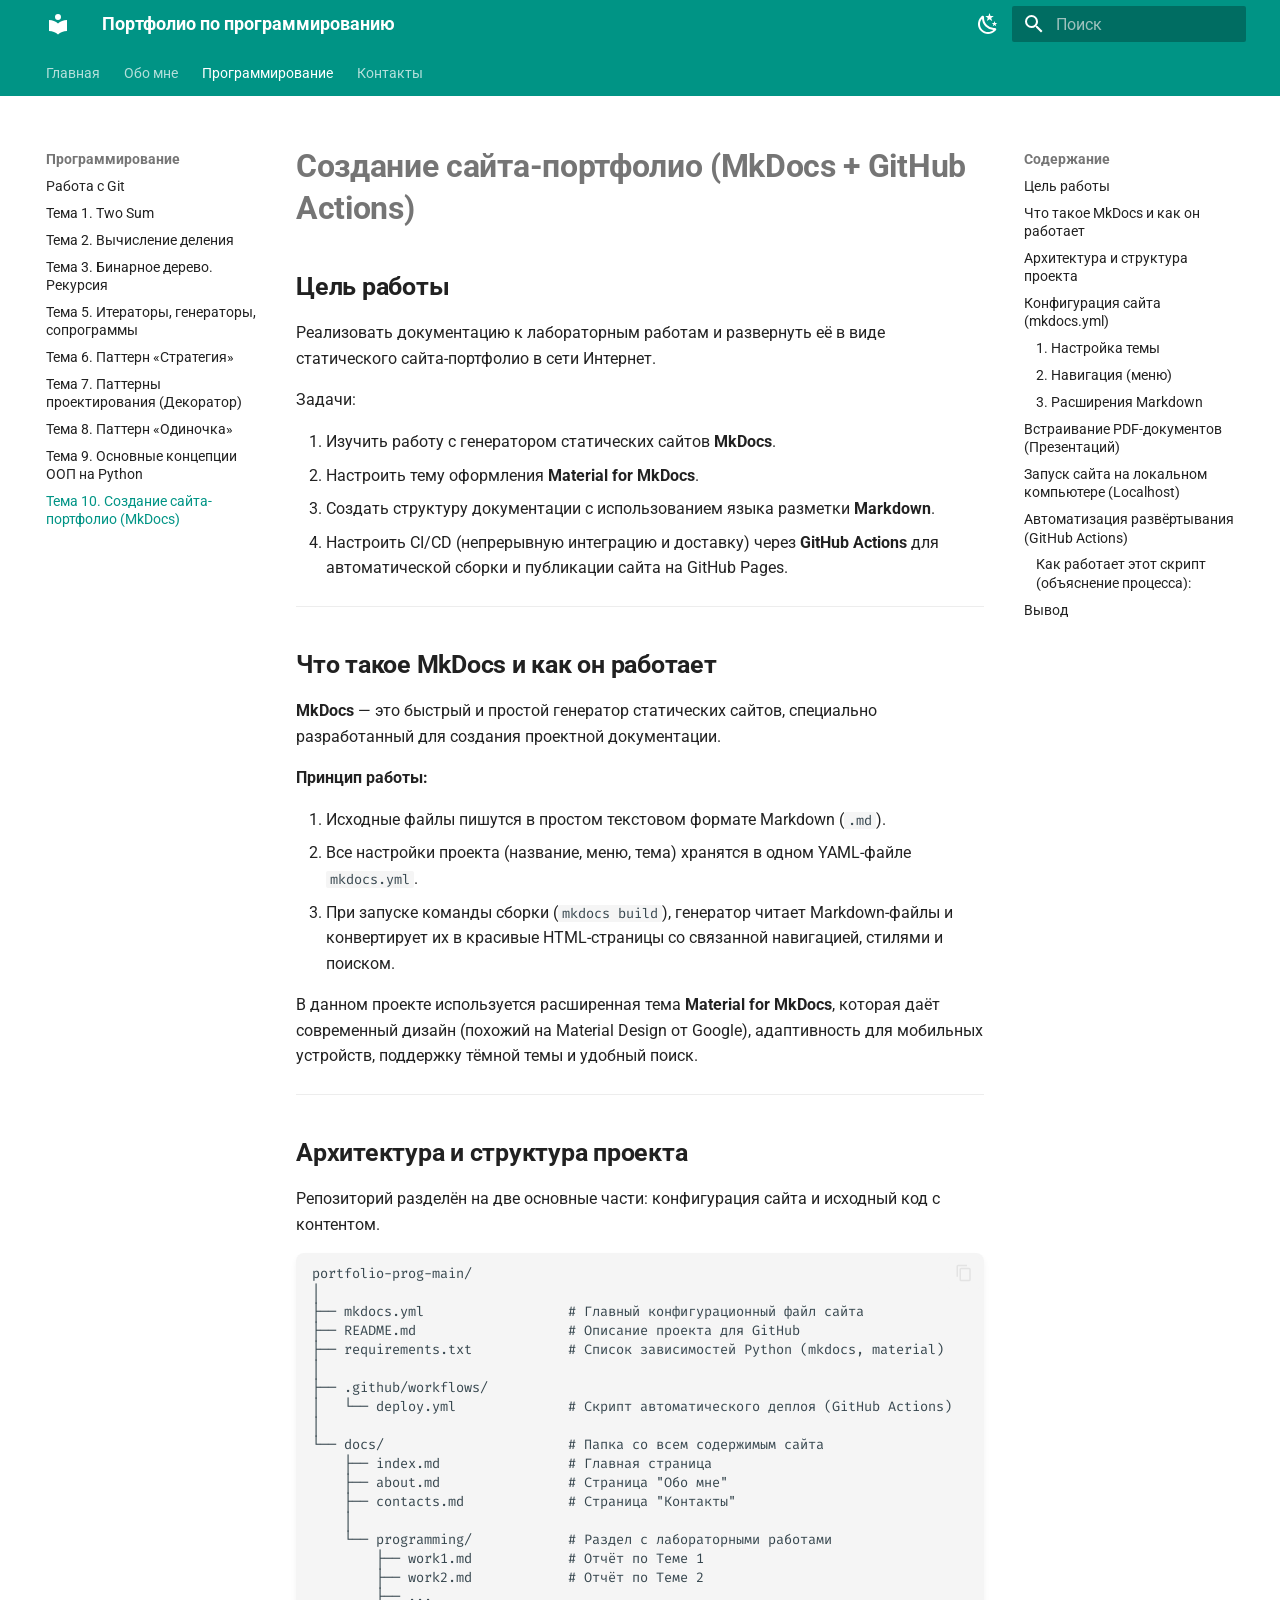
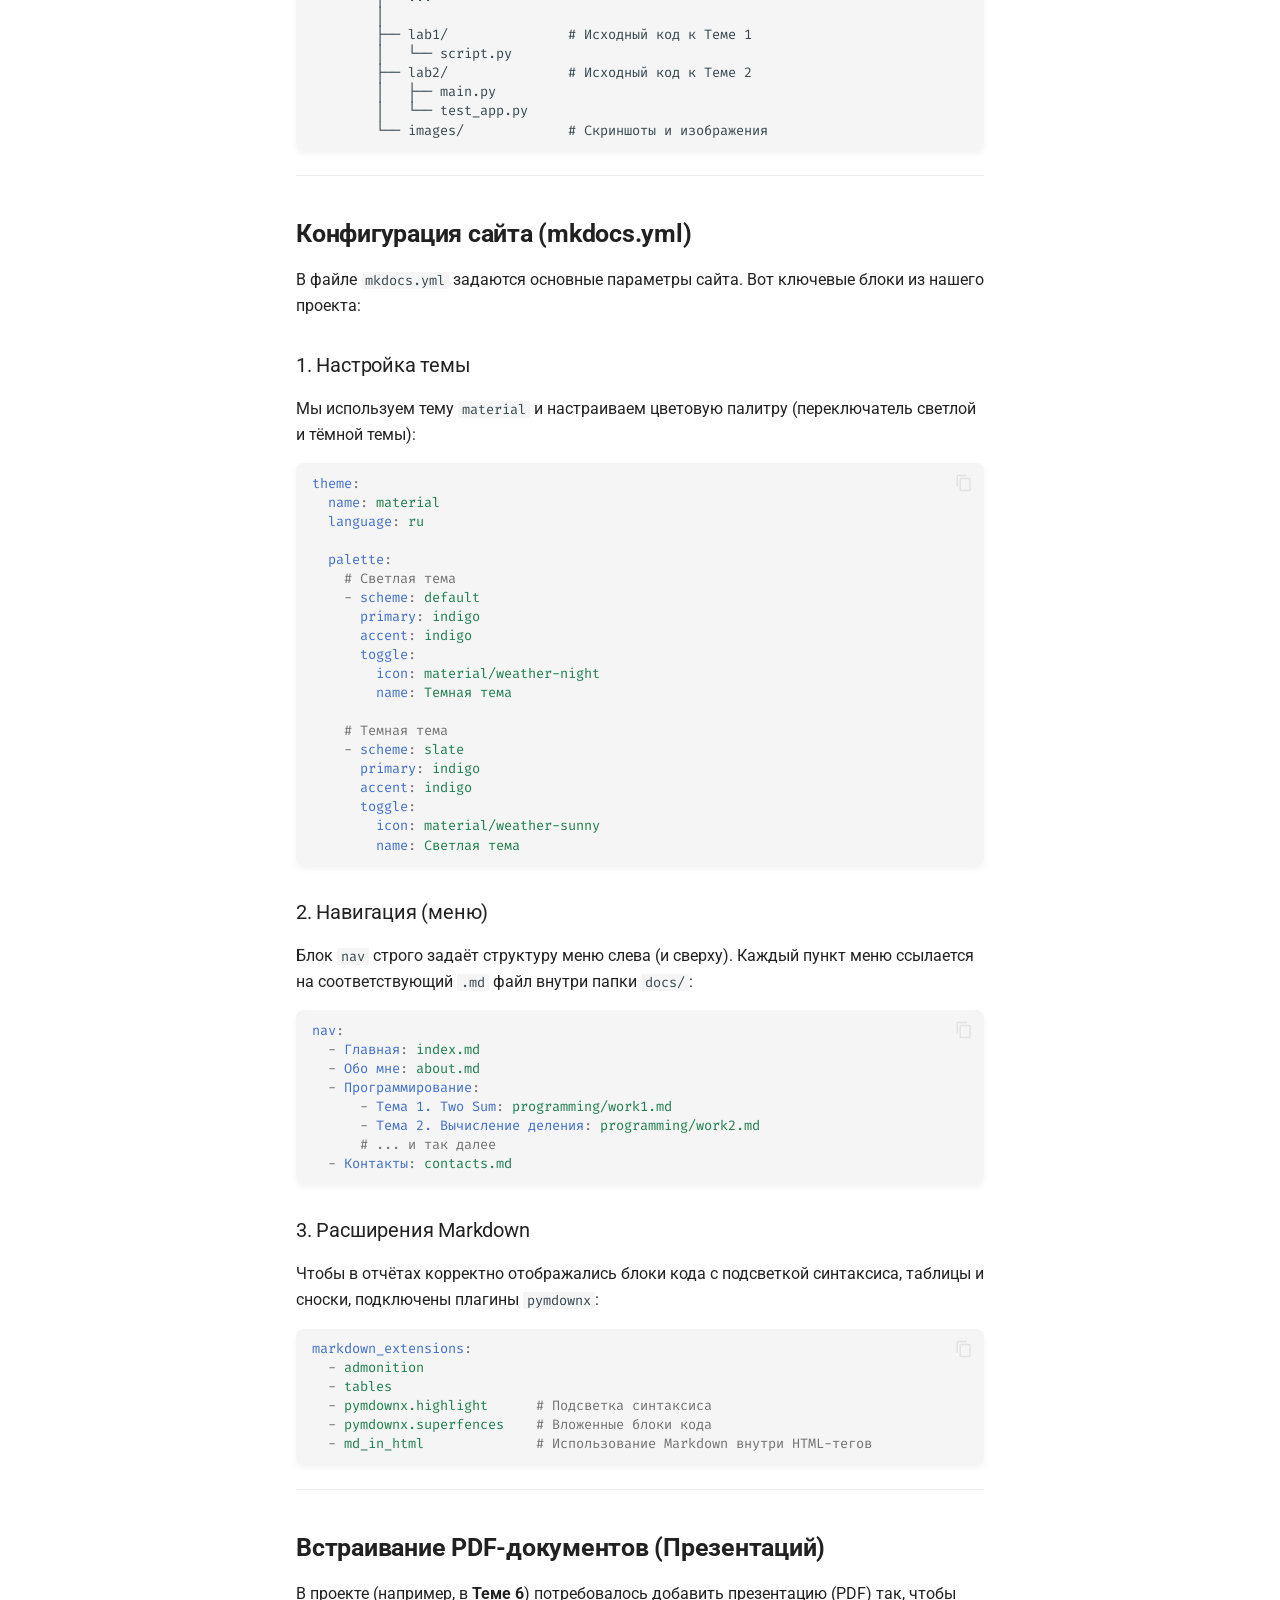
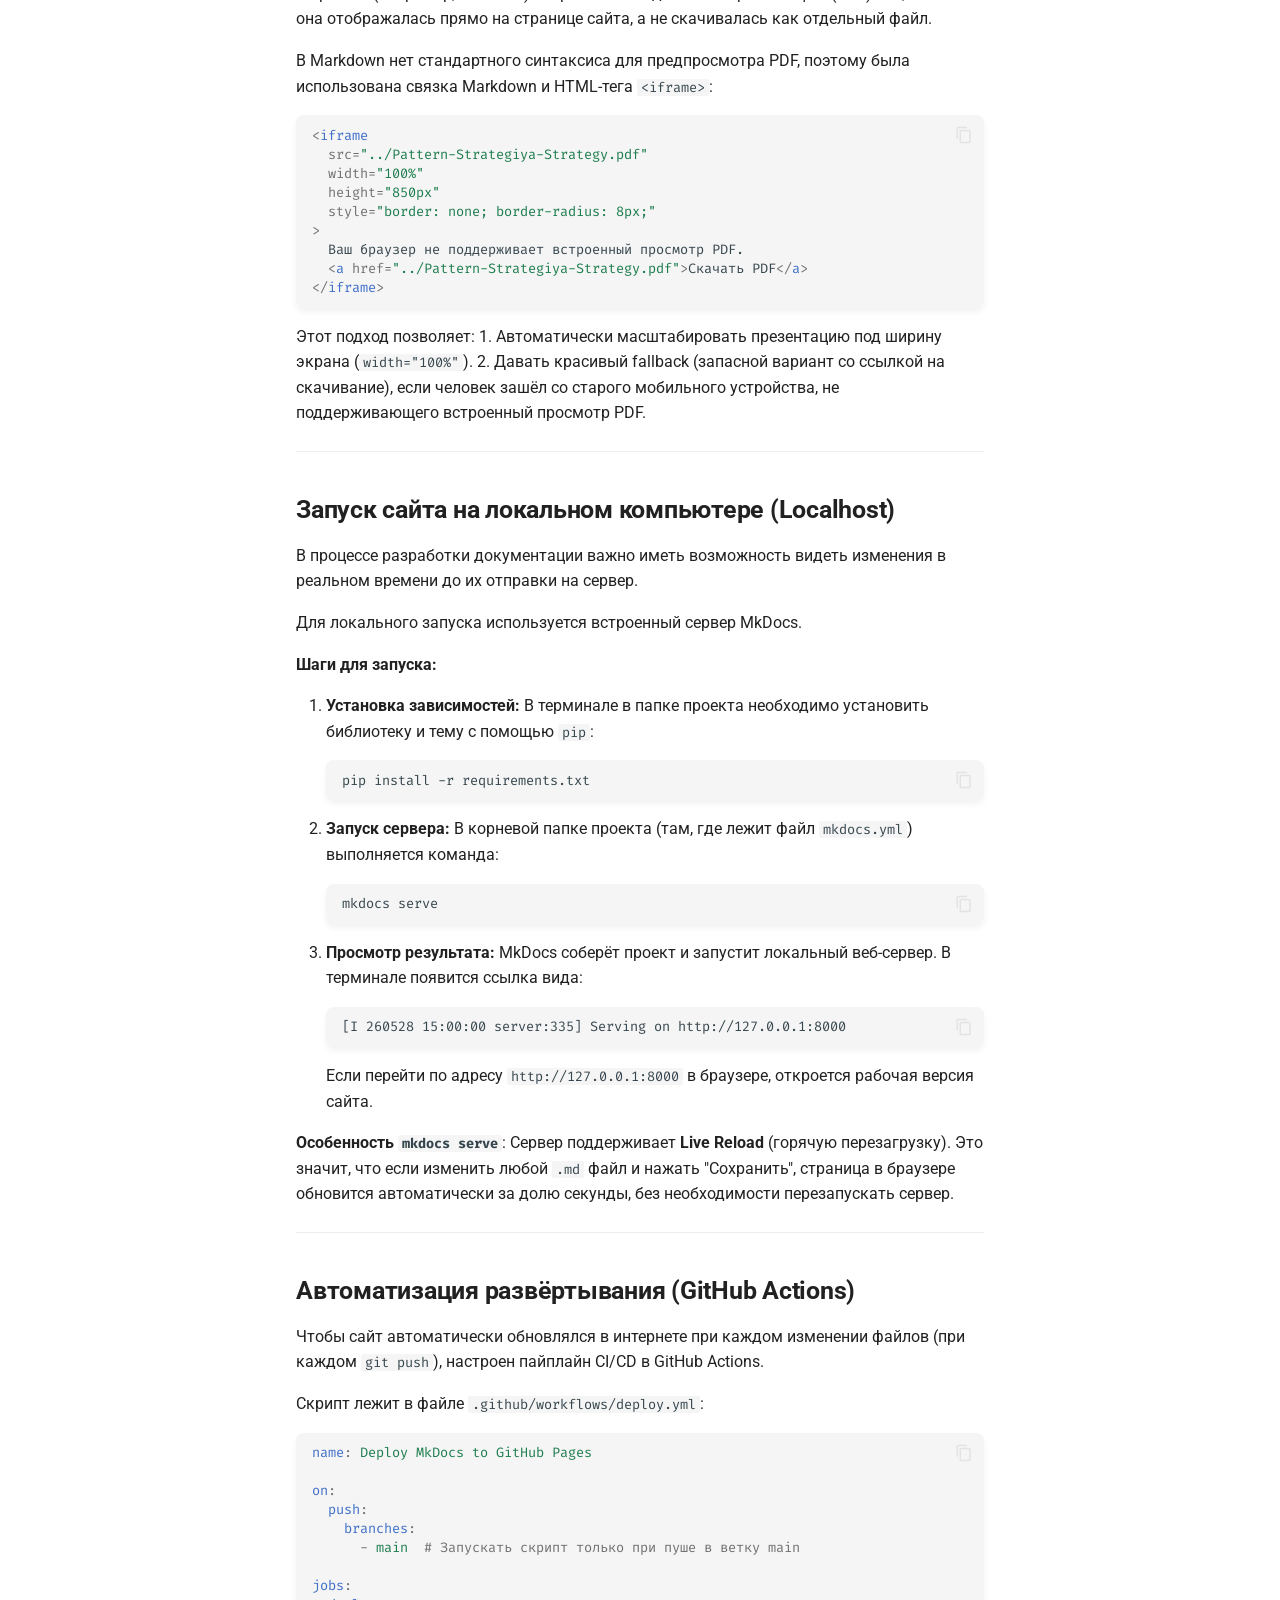
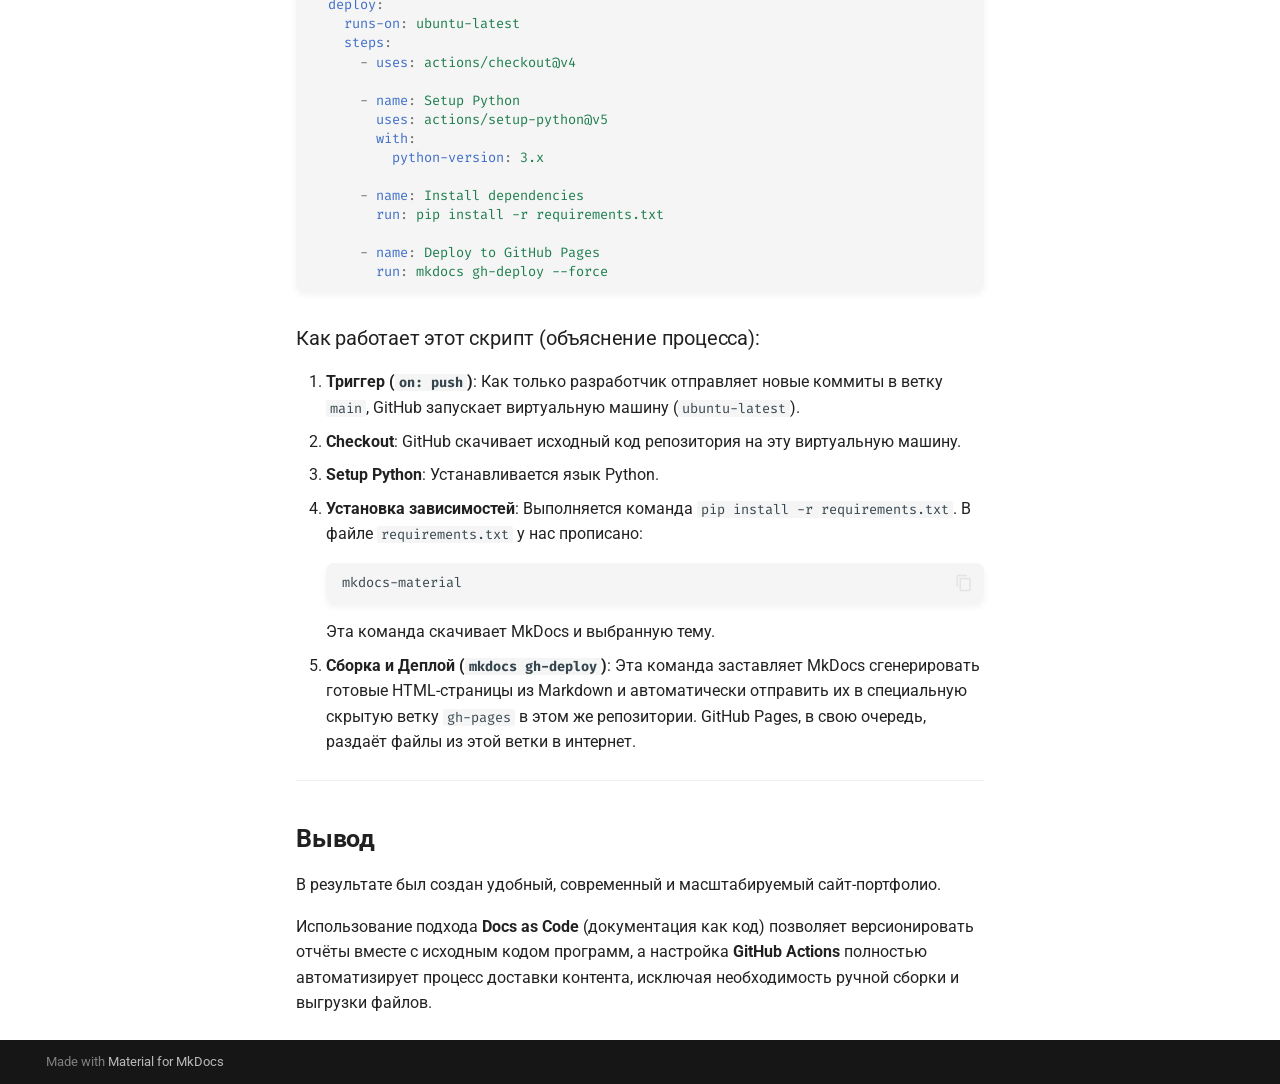
<file: programming/work10/index.html>
<!doctype html>
<html lang="ru" class="no-js">
  <head>
    
      <meta charset="utf-8">
      <meta name="viewport" content="width=device-width,initial-scale=1">
      
        <meta name="description" content="Работы по дисциплине «Программирование» — Гриненко Никита">
      
      
        <meta name="author" content="Гриненко Никита Дмитриевич">
      
      
        <link rel="canonical" href="https://nikitagrinn.github.io/portfolio-prog/programming/work10/">
      
      
        <link rel="prev" href="../work9/">
      
      
        <link rel="next" href="../../contacts/">
      
      
        
      
      
      <link rel="icon" href="../../assets/images/favicon.png">
      <meta name="generator" content="mkdocs-1.6.1, mkdocs-material-9.7.6">
    
    
      
        <title>Тема 10. Создание сайта-портфолио (MkDocs) - Портфолио по программированию</title>
      
    
    
      <link rel="stylesheet" href="../../assets/stylesheets/main.484c7ddc.min.css">
      
        
        <link rel="stylesheet" href="../../assets/stylesheets/palette.ab4e12ef.min.css">
      
      


    
    
      
    
    
      
        
        
        <link rel="preconnect" href="https://fonts.gstatic.com" crossorigin>
        <link rel="stylesheet" href="https://fonts.googleapis.com/css?family=Roboto:300,300i,400,400i,700,700i%7CFira+Code:400,400i,700,700i&display=fallback">
        <style>:root{--md-text-font:"Roboto";--md-code-font:"Fira Code"}</style>
      
    
    
      <link rel="stylesheet" href="../../stylesheets/extra.css">
    
    <script>__md_scope=new URL("../..",location),__md_hash=e=>[...e].reduce(((e,_)=>(e<<5)-e+_.charCodeAt(0)),0),__md_get=(e,_=localStorage,t=__md_scope)=>JSON.parse(_.getItem(t.pathname+"."+e)),__md_set=(e,_,t=localStorage,a=__md_scope)=>{try{t.setItem(a.pathname+"."+e,JSON.stringify(_))}catch(e){}}</script>
    
      

    
    
  </head>
  
  
    
    
      
    
    
    
    
    <body dir="ltr" data-md-color-scheme="default" data-md-color-primary="teal" data-md-color-accent="cyan">
  
    
    <input class="md-toggle" data-md-toggle="drawer" type="checkbox" id="__drawer" autocomplete="off">
    <input class="md-toggle" data-md-toggle="search" type="checkbox" id="__search" autocomplete="off">
    <label class="md-overlay" for="__drawer"></label>
    <div data-md-component="skip">
      
        
        <a href="#-mkdocs-github-actions" class="md-skip">
          Перейти к содержанию
        </a>
      
    </div>
    <div data-md-component="announce">
      
    </div>
    
    
      

<header class="md-header" data-md-component="header">
  <nav class="md-header__inner md-grid" aria-label="Верхний колонтитул">
    <a href="../.." title="Портфолио по программированию" class="md-header__button md-logo" aria-label="Портфолио по программированию" data-md-component="logo">
      
  
  <svg xmlns="http://www.w3.org/2000/svg" viewBox="0 0 24 24"><path d="M12 8a3 3 0 0 0 3-3 3 3 0 0 0-3-3 3 3 0 0 0-3 3 3 3 0 0 0 3 3m0 3.54C9.64 9.35 6.5 8 3 8v11c3.5 0 6.64 1.35 9 3.54 2.36-2.19 5.5-3.54 9-3.54V8c-3.5 0-6.64 1.35-9 3.54"/></svg>

    </a>
    <label class="md-header__button md-icon" for="__drawer">
      
      <svg xmlns="http://www.w3.org/2000/svg" viewBox="0 0 24 24"><path d="M3 6h18v2H3zm0 5h18v2H3zm0 5h18v2H3z"/></svg>
    </label>
    <div class="md-header__title" data-md-component="header-title">
      <div class="md-header__ellipsis">
        <div class="md-header__topic">
          <span class="md-ellipsis">
            Портфолио по программированию
          </span>
        </div>
        <div class="md-header__topic" data-md-component="header-topic">
          <span class="md-ellipsis">
            
              Тема 10. Создание сайта-портфолио (MkDocs)
            
          </span>
        </div>
      </div>
    </div>
    
      
        <form class="md-header__option" data-md-component="palette">
  
    
    
    
    <input class="md-option" data-md-color-media="" data-md-color-scheme="default" data-md-color-primary="teal" data-md-color-accent="cyan"  aria-label="Темная тема"  type="radio" name="__palette" id="__palette_0">
    
      <label class="md-header__button md-icon" title="Темная тема" for="__palette_1" hidden>
        <svg xmlns="http://www.w3.org/2000/svg" viewBox="0 0 24 24"><path d="m17.75 4.09-2.53 1.94.91 3.06-2.63-1.81-2.63 1.81.91-3.06-2.53-1.94L12.44 4l1.06-3 1.06 3zm3.5 6.91-1.64 1.25.59 1.98-1.7-1.17-1.7 1.17.59-1.98L15.75 11l2.06-.05L18.5 9l.69 1.95zm-2.28 4.95c.83-.08 1.72 1.1 1.19 1.85-.32.45-.66.87-1.08 1.27C15.17 23 8.84 23 4.94 19.07c-3.91-3.9-3.91-10.24 0-14.14.4-.4.82-.76 1.27-1.08.75-.53 1.93.36 1.85 1.19-.27 2.86.69 5.83 2.89 8.02a9.96 9.96 0 0 0 8.02 2.89m-1.64 2.02a12.08 12.08 0 0 1-7.8-3.47c-2.17-2.19-3.33-5-3.49-7.82-2.81 3.14-2.7 7.96.31 10.98 3.02 3.01 7.84 3.12 10.98.31"/></svg>
      </label>
    
  
    
    
    
    <input class="md-option" data-md-color-media="" data-md-color-scheme="slate" data-md-color-primary="blue-grey" data-md-color-accent="cyan"  aria-label="Светлая тема"  type="radio" name="__palette" id="__palette_1">
    
      <label class="md-header__button md-icon" title="Светлая тема" for="__palette_0" hidden>
        <svg xmlns="http://www.w3.org/2000/svg" viewBox="0 0 24 24"><path d="M12 7a5 5 0 0 1 5 5 5 5 0 0 1-5 5 5 5 0 0 1-5-5 5 5 0 0 1 5-5m0 2a3 3 0 0 0-3 3 3 3 0 0 0 3 3 3 3 0 0 0 3-3 3 3 0 0 0-3-3m0-7 2.39 3.42C13.65 5.15 12.84 5 12 5s-1.65.15-2.39.42zM3.34 7l4.16-.35A7.2 7.2 0 0 0 5.94 8.5c-.44.74-.69 1.5-.83 2.29zm.02 10 1.76-3.77a7.131 7.131 0 0 0 2.38 4.14zM20.65 7l-1.77 3.79a7.02 7.02 0 0 0-2.38-4.15zm-.01 10-4.14.36c.59-.51 1.12-1.14 1.54-1.86.42-.73.69-1.5.83-2.29zM12 22l-2.41-3.44c.74.27 1.55.44 2.41.44.82 0 1.63-.17 2.37-.44z"/></svg>
      </label>
    
  
</form>
      
    
    
      <script>var palette=__md_get("__palette");if(palette&&palette.color){if("(prefers-color-scheme)"===palette.color.media){var media=matchMedia("(prefers-color-scheme: light)"),input=document.querySelector(media.matches?"[data-md-color-media='(prefers-color-scheme: light)']":"[data-md-color-media='(prefers-color-scheme: dark)']");palette.color.media=input.getAttribute("data-md-color-media"),palette.color.scheme=input.getAttribute("data-md-color-scheme"),palette.color.primary=input.getAttribute("data-md-color-primary"),palette.color.accent=input.getAttribute("data-md-color-accent")}for(var[key,value]of Object.entries(palette.color))document.body.setAttribute("data-md-color-"+key,value)}</script>
    
    
    
      
      
        <label class="md-header__button md-icon" for="__search">
          
          <svg xmlns="http://www.w3.org/2000/svg" viewBox="0 0 24 24"><path d="M9.5 3A6.5 6.5 0 0 1 16 9.5c0 1.61-.59 3.09-1.56 4.23l.27.27h.79l5 5-1.5 1.5-5-5v-.79l-.27-.27A6.52 6.52 0 0 1 9.5 16 6.5 6.5 0 0 1 3 9.5 6.5 6.5 0 0 1 9.5 3m0 2C7 5 5 7 5 9.5S7 14 9.5 14 14 12 14 9.5 12 5 9.5 5"/></svg>
        </label>
        <div class="md-search" data-md-component="search" role="dialog">
  <label class="md-search__overlay" for="__search"></label>
  <div class="md-search__inner" role="search">
    <form class="md-search__form" name="search">
      <input type="text" class="md-search__input" name="query" aria-label="Поиск" placeholder="Поиск" autocapitalize="off" autocorrect="off" autocomplete="off" spellcheck="false" data-md-component="search-query" required>
      <label class="md-search__icon md-icon" for="__search">
        
        <svg xmlns="http://www.w3.org/2000/svg" viewBox="0 0 24 24"><path d="M9.5 3A6.5 6.5 0 0 1 16 9.5c0 1.61-.59 3.09-1.56 4.23l.27.27h.79l5 5-1.5 1.5-5-5v-.79l-.27-.27A6.52 6.52 0 0 1 9.5 16 6.5 6.5 0 0 1 3 9.5 6.5 6.5 0 0 1 9.5 3m0 2C7 5 5 7 5 9.5S7 14 9.5 14 14 12 14 9.5 12 5 9.5 5"/></svg>
        
        <svg xmlns="http://www.w3.org/2000/svg" viewBox="0 0 24 24"><path d="M20 11v2H8l5.5 5.5-1.42 1.42L4.16 12l7.92-7.92L13.5 5.5 8 11z"/></svg>
      </label>
      <nav class="md-search__options" aria-label="Поиск">
        
        <button type="reset" class="md-search__icon md-icon" title="Очистить" aria-label="Очистить" tabindex="-1">
          
          <svg xmlns="http://www.w3.org/2000/svg" viewBox="0 0 24 24"><path d="M19 6.41 17.59 5 12 10.59 6.41 5 5 6.41 10.59 12 5 17.59 6.41 19 12 13.41 17.59 19 19 17.59 13.41 12z"/></svg>
        </button>
      </nav>
      
    </form>
    <div class="md-search__output">
      <div class="md-search__scrollwrap" tabindex="0" data-md-scrollfix>
        <div class="md-search-result" data-md-component="search-result">
          <div class="md-search-result__meta">
            Инициализация поиска
          </div>
          <ol class="md-search-result__list" role="presentation"></ol>
        </div>
      </div>
    </div>
  </div>
</div>
      
    
    
  </nav>
  
</header>
    
    <div class="md-container" data-md-component="container">
      
      
        
          
            
<nav class="md-tabs" aria-label="Вкладки" data-md-component="tabs">
  <div class="md-grid">
    <ul class="md-tabs__list">
      
        
  
  
  
  
    <li class="md-tabs__item">
      <a href="../.." class="md-tabs__link">
        
  
  
    
  
  Главная

      </a>
    </li>
  

      
        
  
  
  
  
    <li class="md-tabs__item">
      <a href="../../about/" class="md-tabs__link">
        
  
  
    
  
  Обо мне

      </a>
    </li>
  

      
        
  
  
  
    
  
  
    
    
      <li class="md-tabs__item md-tabs__item--active">
        <a href="../work0/" class="md-tabs__link">
          
  
  
  Программирование

        </a>
      </li>
    
  

      
        
  
  
  
  
    <li class="md-tabs__item">
      <a href="../../contacts/" class="md-tabs__link">
        
  
  
    
  
  Контакты

      </a>
    </li>
  

      
    </ul>
  </div>
</nav>
          
        
      
      <main class="md-main" data-md-component="main">
        <div class="md-main__inner md-grid">
          
            
              
              <div class="md-sidebar md-sidebar--primary" data-md-component="sidebar" data-md-type="navigation" >
                <div class="md-sidebar__scrollwrap">
                  <div class="md-sidebar__inner">
                    


  


<nav class="md-nav md-nav--primary md-nav--lifted" aria-label="Навигация" data-md-level="0">
  <label class="md-nav__title" for="__drawer">
    <a href="../.." title="Портфолио по программированию" class="md-nav__button md-logo" aria-label="Портфолио по программированию" data-md-component="logo">
      
  
  <svg xmlns="http://www.w3.org/2000/svg" viewBox="0 0 24 24"><path d="M12 8a3 3 0 0 0 3-3 3 3 0 0 0-3-3 3 3 0 0 0-3 3 3 3 0 0 0 3 3m0 3.54C9.64 9.35 6.5 8 3 8v11c3.5 0 6.64 1.35 9 3.54 2.36-2.19 5.5-3.54 9-3.54V8c-3.5 0-6.64 1.35-9 3.54"/></svg>

    </a>
    Портфолио по программированию
  </label>
  
  <ul class="md-nav__list" data-md-scrollfix>
    
      
      
  
  
  
  
    <li class="md-nav__item">
      <a href="../.." class="md-nav__link">
        
  
  
  <span class="md-ellipsis">
    
  
    Главная
  

    
  </span>
  
  

      </a>
    </li>
  

    
      
      
  
  
  
  
    <li class="md-nav__item">
      <a href="../../about/" class="md-nav__link">
        
  
  
  <span class="md-ellipsis">
    
  
    Обо мне
  

    
  </span>
  
  

      </a>
    </li>
  

    
      
      
  
  
    
  
  
  
    
    
    
    
      
        
        
      
      
        
      
    
    
    <li class="md-nav__item md-nav__item--active md-nav__item--section md-nav__item--nested">
      
        
        
        <input class="md-nav__toggle md-toggle " type="checkbox" id="__nav_3" checked>
        
          
          <label class="md-nav__link" for="__nav_3" id="__nav_3_label" tabindex="">
            
  
  
  <span class="md-ellipsis">
    
  
    Программирование
  

    
  </span>
  
  

            <span class="md-nav__icon md-icon"></span>
          </label>
        
        <nav class="md-nav" data-md-level="1" aria-labelledby="__nav_3_label" aria-expanded="true">
          <label class="md-nav__title" for="__nav_3">
            <span class="md-nav__icon md-icon"></span>
            
  
    Программирование
  

          </label>
          <ul class="md-nav__list" data-md-scrollfix>
            
              
                
  
  
  
  
    <li class="md-nav__item">
      <a href="../work0/" class="md-nav__link">
        
  
  
  <span class="md-ellipsis">
    
  
    Работа с Git
  

    
  </span>
  
  

      </a>
    </li>
  

              
            
              
                
  
  
  
  
    <li class="md-nav__item">
      <a href="../work1/" class="md-nav__link">
        
  
  
  <span class="md-ellipsis">
    
  
    Тема 1. Two Sum
  

    
  </span>
  
  

      </a>
    </li>
  

              
            
              
                
  
  
  
  
    <li class="md-nav__item">
      <a href="../work2/" class="md-nav__link">
        
  
  
  <span class="md-ellipsis">
    
  
    Тема 2. Вычисление деления
  

    
  </span>
  
  

      </a>
    </li>
  

              
            
              
                
  
  
  
  
    <li class="md-nav__item">
      <a href="../work3/" class="md-nav__link">
        
  
  
  <span class="md-ellipsis">
    
  
    Тема 3. Бинарное дерево. Рекурсия
  

    
  </span>
  
  

      </a>
    </li>
  

              
            
              
                
  
  
  
  
    <li class="md-nav__item">
      <a href="../work5/" class="md-nav__link">
        
  
  
  <span class="md-ellipsis">
    
  
    Тема 5. Итераторы, генераторы, сопрограммы
  

    
  </span>
  
  

      </a>
    </li>
  

              
            
              
                
  
  
  
  
    <li class="md-nav__item">
      <a href="../work6/" class="md-nav__link">
        
  
  
  <span class="md-ellipsis">
    
  
    Тема 6. Паттерн «Стратегия»
  

    
  </span>
  
  

      </a>
    </li>
  

              
            
              
                
  
  
  
  
    <li class="md-nav__item">
      <a href="../work7/" class="md-nav__link">
        
  
  
  <span class="md-ellipsis">
    
  
    Тема 7. Паттерны проектирования (Декоратор)
  

    
  </span>
  
  

      </a>
    </li>
  

              
            
              
                
  
  
  
  
    <li class="md-nav__item">
      <a href="../work8/" class="md-nav__link">
        
  
  
  <span class="md-ellipsis">
    
  
    Тема 8. Паттерн «Одиночка»
  

    
  </span>
  
  

      </a>
    </li>
  

              
            
              
                
  
  
  
  
    <li class="md-nav__item">
      <a href="../work9/" class="md-nav__link">
        
  
  
  <span class="md-ellipsis">
    
  
    Тема 9. Основные концепции ООП на Python
  

    
  </span>
  
  

      </a>
    </li>
  

              
            
              
                
  
  
    
  
  
  
    <li class="md-nav__item md-nav__item--active">
      
      <input class="md-nav__toggle md-toggle" type="checkbox" id="__toc">
      
      
        
      
      
        <label class="md-nav__link md-nav__link--active" for="__toc">
          
  
  
  <span class="md-ellipsis">
    
  
    Тема 10. Создание сайта-портфолио (MkDocs)
  

    
  </span>
  
  

          <span class="md-nav__icon md-icon"></span>
        </label>
      
      <a href="./" class="md-nav__link md-nav__link--active">
        
  
  
  <span class="md-ellipsis">
    
  
    Тема 10. Создание сайта-портфолио (MkDocs)
  

    
  </span>
  
  

      </a>
      
        

<nav class="md-nav md-nav--secondary" aria-label="Содержание">
  
  
  
    
  
  
    <label class="md-nav__title" for="__toc">
      <span class="md-nav__icon md-icon"></span>
      Содержание
    </label>
    <ul class="md-nav__list" data-md-component="toc" data-md-scrollfix>
      
        <li class="md-nav__item">
  <a href="#_1" class="md-nav__link">
    <span class="md-ellipsis">
      
        Цель работы
      
    </span>
  </a>
  
</li>
      
        <li class="md-nav__item">
  <a href="#mkdocs" class="md-nav__link">
    <span class="md-ellipsis">
      
        Что такое MkDocs и как он работает
      
    </span>
  </a>
  
</li>
      
        <li class="md-nav__item">
  <a href="#_2" class="md-nav__link">
    <span class="md-ellipsis">
      
        Архитектура и структура проекта
      
    </span>
  </a>
  
</li>
      
        <li class="md-nav__item">
  <a href="#mkdocsyml" class="md-nav__link">
    <span class="md-ellipsis">
      
        Конфигурация сайта (mkdocs.yml)
      
    </span>
  </a>
  
    <nav class="md-nav" aria-label="Конфигурация сайта (mkdocs.yml)">
      <ul class="md-nav__list">
        
          <li class="md-nav__item">
  <a href="#1" class="md-nav__link">
    <span class="md-ellipsis">
      
        1. Настройка темы
      
    </span>
  </a>
  
</li>
        
          <li class="md-nav__item">
  <a href="#2" class="md-nav__link">
    <span class="md-ellipsis">
      
        2. Навигация (меню)
      
    </span>
  </a>
  
</li>
        
          <li class="md-nav__item">
  <a href="#3-markdown" class="md-nav__link">
    <span class="md-ellipsis">
      
        3. Расширения Markdown
      
    </span>
  </a>
  
</li>
        
      </ul>
    </nav>
  
</li>
      
        <li class="md-nav__item">
  <a href="#pdf-" class="md-nav__link">
    <span class="md-ellipsis">
      
        Встраивание PDF-документов (Презентаций)
      
    </span>
  </a>
  
</li>
      
        <li class="md-nav__item">
  <a href="#localhost" class="md-nav__link">
    <span class="md-ellipsis">
      
        Запуск сайта на локальном компьютере (Localhost)
      
    </span>
  </a>
  
</li>
      
        <li class="md-nav__item">
  <a href="#github-actions" class="md-nav__link">
    <span class="md-ellipsis">
      
        Автоматизация развёртывания (GitHub Actions)
      
    </span>
  </a>
  
    <nav class="md-nav" aria-label="Автоматизация развёртывания (GitHub Actions)">
      <ul class="md-nav__list">
        
          <li class="md-nav__item">
  <a href="#_3" class="md-nav__link">
    <span class="md-ellipsis">
      
        Как работает этот скрипт (объяснение процесса):
      
    </span>
  </a>
  
</li>
        
      </ul>
    </nav>
  
</li>
      
        <li class="md-nav__item">
  <a href="#_4" class="md-nav__link">
    <span class="md-ellipsis">
      
        Вывод
      
    </span>
  </a>
  
</li>
      
    </ul>
  
</nav>
      
    </li>
  

              
            
          </ul>
        </nav>
      
    </li>
  

    
      
      
  
  
  
  
    <li class="md-nav__item">
      <a href="../../contacts/" class="md-nav__link">
        
  
  
  <span class="md-ellipsis">
    
  
    Контакты
  

    
  </span>
  
  

      </a>
    </li>
  

    
  </ul>
</nav>
                  </div>
                </div>
              </div>
            
            
              
              <div class="md-sidebar md-sidebar--secondary" data-md-component="sidebar" data-md-type="toc" >
                <div class="md-sidebar__scrollwrap">
                  <div class="md-sidebar__inner">
                    

<nav class="md-nav md-nav--secondary" aria-label="Содержание">
  
  
  
    
  
  
    <label class="md-nav__title" for="__toc">
      <span class="md-nav__icon md-icon"></span>
      Содержание
    </label>
    <ul class="md-nav__list" data-md-component="toc" data-md-scrollfix>
      
        <li class="md-nav__item">
  <a href="#_1" class="md-nav__link">
    <span class="md-ellipsis">
      
        Цель работы
      
    </span>
  </a>
  
</li>
      
        <li class="md-nav__item">
  <a href="#mkdocs" class="md-nav__link">
    <span class="md-ellipsis">
      
        Что такое MkDocs и как он работает
      
    </span>
  </a>
  
</li>
      
        <li class="md-nav__item">
  <a href="#_2" class="md-nav__link">
    <span class="md-ellipsis">
      
        Архитектура и структура проекта
      
    </span>
  </a>
  
</li>
      
        <li class="md-nav__item">
  <a href="#mkdocsyml" class="md-nav__link">
    <span class="md-ellipsis">
      
        Конфигурация сайта (mkdocs.yml)
      
    </span>
  </a>
  
    <nav class="md-nav" aria-label="Конфигурация сайта (mkdocs.yml)">
      <ul class="md-nav__list">
        
          <li class="md-nav__item">
  <a href="#1" class="md-nav__link">
    <span class="md-ellipsis">
      
        1. Настройка темы
      
    </span>
  </a>
  
</li>
        
          <li class="md-nav__item">
  <a href="#2" class="md-nav__link">
    <span class="md-ellipsis">
      
        2. Навигация (меню)
      
    </span>
  </a>
  
</li>
        
          <li class="md-nav__item">
  <a href="#3-markdown" class="md-nav__link">
    <span class="md-ellipsis">
      
        3. Расширения Markdown
      
    </span>
  </a>
  
</li>
        
      </ul>
    </nav>
  
</li>
      
        <li class="md-nav__item">
  <a href="#pdf-" class="md-nav__link">
    <span class="md-ellipsis">
      
        Встраивание PDF-документов (Презентаций)
      
    </span>
  </a>
  
</li>
      
        <li class="md-nav__item">
  <a href="#localhost" class="md-nav__link">
    <span class="md-ellipsis">
      
        Запуск сайта на локальном компьютере (Localhost)
      
    </span>
  </a>
  
</li>
      
        <li class="md-nav__item">
  <a href="#github-actions" class="md-nav__link">
    <span class="md-ellipsis">
      
        Автоматизация развёртывания (GitHub Actions)
      
    </span>
  </a>
  
    <nav class="md-nav" aria-label="Автоматизация развёртывания (GitHub Actions)">
      <ul class="md-nav__list">
        
          <li class="md-nav__item">
  <a href="#_3" class="md-nav__link">
    <span class="md-ellipsis">
      
        Как работает этот скрипт (объяснение процесса):
      
    </span>
  </a>
  
</li>
        
      </ul>
    </nav>
  
</li>
      
        <li class="md-nav__item">
  <a href="#_4" class="md-nav__link">
    <span class="md-ellipsis">
      
        Вывод
      
    </span>
  </a>
  
</li>
      
    </ul>
  
</nav>
                  </div>
                </div>
              </div>
            
          
          
            <div class="md-content" data-md-component="content">
              
              <article class="md-content__inner md-typeset">
                
                  



<h1 id="-mkdocs-github-actions">Создание сайта-портфолио (MkDocs + GitHub Actions)<a class="headerlink" href="#-mkdocs-github-actions" title="Permanent link">&para;</a></h1>
<h2 id="_1">Цель работы<a class="headerlink" href="#_1" title="Permanent link">&para;</a></h2>
<p>Реализовать документацию к лабораторным работам и развернуть её в виде статического сайта-портфолио в сети Интернет. </p>
<p>Задачи:</p>
<ol>
<li>Изучить работу с генератором статических сайтов <strong>MkDocs</strong>.</li>
<li>Настроить тему оформления <strong>Material for MkDocs</strong>.</li>
<li>Создать структуру документации с использованием языка разметки <strong>Markdown</strong>.</li>
<li>Настроить CI/CD (непрерывную интеграцию и доставку) через <strong>GitHub Actions</strong> для автоматической сборки и публикации сайта на GitHub Pages.</li>
</ol>
<hr />
<h2 id="mkdocs">Что такое MkDocs и как он работает<a class="headerlink" href="#mkdocs" title="Permanent link">&para;</a></h2>
<p><strong>MkDocs</strong> — это быстрый и простой генератор статических сайтов, специально разработанный для создания проектной документации. </p>
<p><strong>Принцип работы:</strong></p>
<ol>
<li>Исходные файлы пишутся в простом текстовом формате Markdown (<code>.md</code>). </li>
<li>Все настройки проекта (название, меню, тема) хранятся в одном YAML-файле <code>mkdocs.yml</code>.</li>
<li>При запуске команды сборки (<code>mkdocs build</code>), генератор читает Markdown-файлы и конвертирует их в красивые HTML-страницы со связанной навигацией, стилями и поиском.</li>
</ol>
<p>В данном проекте используется расширенная тема <strong>Material for MkDocs</strong>, которая даёт современный дизайн (похожий на Material Design от Google), адаптивность для мобильных устройств, поддержку тёмной темы и удобный поиск.</p>
<hr />
<h2 id="_2">Архитектура и структура проекта<a class="headerlink" href="#_2" title="Permanent link">&para;</a></h2>
<p>Репозиторий разделён на две основные части: конфигурация сайта и исходный код с контентом.</p>
<div class="highlight"><pre><span></span><code>portfolio-prog-main/
│
├── mkdocs.yml                  # Главный конфигурационный файл сайта
├── README.md                   # Описание проекта для GitHub
├── requirements.txt            # Список зависимостей Python (mkdocs, material)
│
├── .github/workflows/
│   └── deploy.yml              # Скрипт автоматического деплоя (GitHub Actions)
│
└── docs/                       # Папка со всем содержимым сайта
    ├── index.md                # Главная страница
    ├── about.md                # Страница &quot;Обо мне&quot;
    ├── contacts.md             # Страница &quot;Контакты&quot;
    │
    └── programming/            # Раздел с лабораторными работами
        ├── work1.md            # Отчёт по Теме 1
        ├── work2.md            # Отчёт по Теме 2
        ├── ...
        │
        ├── lab1/               # Исходный код к Теме 1
        │   └── script.py       
        ├── lab2/               # Исходный код к Теме 2
        │   ├── main.py         
        │   └── test_app.py     
        └── images/             # Скриншоты и изображения
</code></pre></div>
<hr />
<h2 id="mkdocsyml">Конфигурация сайта (mkdocs.yml)<a class="headerlink" href="#mkdocsyml" title="Permanent link">&para;</a></h2>
<p>В файле <code>mkdocs.yml</code> задаются основные параметры сайта. Вот ключевые блоки из нашего проекта:</p>
<h3 id="1">1. Настройка темы<a class="headerlink" href="#1" title="Permanent link">&para;</a></h3>
<p>Мы используем тему <code>material</code> и настраиваем цветовую палитру (переключатель светлой и тёмной темы):</p>
<div class="highlight"><pre><span></span><code><span class="nt">theme</span><span class="p">:</span>
<span class="w">  </span><span class="nt">name</span><span class="p">:</span><span class="w"> </span><span class="l l-Scalar l-Scalar-Plain">material</span>
<span class="w">  </span><span class="nt">language</span><span class="p">:</span><span class="w"> </span><span class="l l-Scalar l-Scalar-Plain">ru</span>

<span class="w">  </span><span class="nt">palette</span><span class="p">:</span>
<span class="w">    </span><span class="c1"># Светлая тема</span>
<span class="w">    </span><span class="p p-Indicator">-</span><span class="w"> </span><span class="nt">scheme</span><span class="p">:</span><span class="w"> </span><span class="l l-Scalar l-Scalar-Plain">default</span>
<span class="w">      </span><span class="nt">primary</span><span class="p">:</span><span class="w"> </span><span class="l l-Scalar l-Scalar-Plain">indigo</span>
<span class="w">      </span><span class="nt">accent</span><span class="p">:</span><span class="w"> </span><span class="l l-Scalar l-Scalar-Plain">indigo</span>
<span class="w">      </span><span class="nt">toggle</span><span class="p">:</span>
<span class="w">        </span><span class="nt">icon</span><span class="p">:</span><span class="w"> </span><span class="l l-Scalar l-Scalar-Plain">material/weather-night</span>
<span class="w">        </span><span class="nt">name</span><span class="p">:</span><span class="w"> </span><span class="l l-Scalar l-Scalar-Plain">Темная тема</span>

<span class="w">    </span><span class="c1"># Темная тема</span>
<span class="w">    </span><span class="p p-Indicator">-</span><span class="w"> </span><span class="nt">scheme</span><span class="p">:</span><span class="w"> </span><span class="l l-Scalar l-Scalar-Plain">slate</span>
<span class="w">      </span><span class="nt">primary</span><span class="p">:</span><span class="w"> </span><span class="l l-Scalar l-Scalar-Plain">indigo</span>
<span class="w">      </span><span class="nt">accent</span><span class="p">:</span><span class="w"> </span><span class="l l-Scalar l-Scalar-Plain">indigo</span>
<span class="w">      </span><span class="nt">toggle</span><span class="p">:</span>
<span class="w">        </span><span class="nt">icon</span><span class="p">:</span><span class="w"> </span><span class="l l-Scalar l-Scalar-Plain">material/weather-sunny</span>
<span class="w">        </span><span class="nt">name</span><span class="p">:</span><span class="w"> </span><span class="l l-Scalar l-Scalar-Plain">Светлая тема</span>
</code></pre></div>
<h3 id="2">2. Навигация (меню)<a class="headerlink" href="#2" title="Permanent link">&para;</a></h3>
<p>Блок <code>nav</code> строго задаёт структуру меню слева (и сверху). Каждый пункт меню ссылается на соответствующий <code>.md</code> файл внутри папки <code>docs/</code>:</p>
<div class="highlight"><pre><span></span><code><span class="nt">nav</span><span class="p">:</span>
<span class="w">  </span><span class="p p-Indicator">-</span><span class="w"> </span><span class="nt">Главная</span><span class="p">:</span><span class="w"> </span><span class="l l-Scalar l-Scalar-Plain">index.md</span>
<span class="w">  </span><span class="p p-Indicator">-</span><span class="w"> </span><span class="nt">Обо мне</span><span class="p">:</span><span class="w"> </span><span class="l l-Scalar l-Scalar-Plain">about.md</span>
<span class="w">  </span><span class="p p-Indicator">-</span><span class="w"> </span><span class="nt">Программирование</span><span class="p">:</span>
<span class="w">      </span><span class="p p-Indicator">-</span><span class="w"> </span><span class="nt">Тема 1. Two Sum</span><span class="p">:</span><span class="w"> </span><span class="l l-Scalar l-Scalar-Plain">programming/work1.md</span>
<span class="w">      </span><span class="p p-Indicator">-</span><span class="w"> </span><span class="nt">Тема 2. Вычисление деления</span><span class="p">:</span><span class="w"> </span><span class="l l-Scalar l-Scalar-Plain">programming/work2.md</span>
<span class="w">      </span><span class="c1"># ... и так далее</span>
<span class="w">  </span><span class="p p-Indicator">-</span><span class="w"> </span><span class="nt">Контакты</span><span class="p">:</span><span class="w"> </span><span class="l l-Scalar l-Scalar-Plain">contacts.md</span>
</code></pre></div>
<h3 id="3-markdown">3. Расширения Markdown<a class="headerlink" href="#3-markdown" title="Permanent link">&para;</a></h3>
<p>Чтобы в отчётах корректно отображались блоки кода с подсветкой синтаксиса, таблицы и сноски, подключены плагины <code>pymdownx</code>:</p>
<div class="highlight"><pre><span></span><code><span class="nt">markdown_extensions</span><span class="p">:</span>
<span class="w">  </span><span class="p p-Indicator">-</span><span class="w"> </span><span class="l l-Scalar l-Scalar-Plain">admonition</span>
<span class="w">  </span><span class="p p-Indicator">-</span><span class="w"> </span><span class="l l-Scalar l-Scalar-Plain">tables</span>
<span class="w">  </span><span class="p p-Indicator">-</span><span class="w"> </span><span class="l l-Scalar l-Scalar-Plain">pymdownx.highlight</span><span class="w">      </span><span class="c1"># Подсветка синтаксиса</span>
<span class="w">  </span><span class="p p-Indicator">-</span><span class="w"> </span><span class="l l-Scalar l-Scalar-Plain">pymdownx.superfences</span><span class="w">    </span><span class="c1"># Вложенные блоки кода</span>
<span class="w">  </span><span class="p p-Indicator">-</span><span class="w"> </span><span class="l l-Scalar l-Scalar-Plain">md_in_html</span><span class="w">              </span><span class="c1"># Использование Markdown внутри HTML-тегов</span>
</code></pre></div>
<hr />
<h2 id="pdf-">Встраивание PDF-документов (Презентаций)<a class="headerlink" href="#pdf-" title="Permanent link">&para;</a></h2>
<p>В проекте (например, в <strong>Теме 6</strong>) потребовалось добавить презентацию (PDF) так, чтобы она отображалась прямо на странице сайта, а не скачивалась как отдельный файл.</p>
<p>В Markdown нет стандартного синтаксиса для предпросмотра PDF, поэтому была использована связка Markdown и HTML-тега <code>&lt;iframe&gt;</code>:</p>
<div class="highlight"><pre><span></span><code><span class="p">&lt;</span><span class="nt">iframe</span> 
  <span class="na">src</span><span class="o">=</span><span class="s">&quot;../Pattern-Strategiya-Strategy.pdf&quot;</span>
  <span class="na">width</span><span class="o">=</span><span class="s">&quot;100%&quot;</span>
  <span class="na">height</span><span class="o">=</span><span class="s">&quot;850px&quot;</span>
  <span class="na">style</span><span class="o">=</span><span class="s">&quot;border: none; border-radius: 8px;&quot;</span>
<span class="p">&gt;</span>
  Ваш браузер не поддерживает встроенный просмотр PDF.
  <span class="p">&lt;</span><span class="nt">a</span> <span class="na">href</span><span class="o">=</span><span class="s">&quot;../Pattern-Strategiya-Strategy.pdf&quot;</span><span class="p">&gt;</span>Скачать PDF<span class="p">&lt;/</span><span class="nt">a</span><span class="p">&gt;</span>
<span class="p">&lt;/</span><span class="nt">iframe</span><span class="p">&gt;</span>
</code></pre></div>
<p>Этот подход позволяет:
1. Автоматически масштабировать презентацию под ширину экрана (<code>width="100%"</code>).
2. Давать красивый fallback (запасной вариант со ссылкой на скачивание), если человек зашёл со старого мобильного устройства, не поддерживающего встроенный просмотр PDF.</p>
<hr />
<h2 id="localhost">Запуск сайта на локальном компьютере (Localhost)<a class="headerlink" href="#localhost" title="Permanent link">&para;</a></h2>
<p>В процессе разработки документации важно иметь возможность видеть изменения в реальном времени до их отправки на сервер. </p>
<p>Для локального запуска используется встроенный сервер MkDocs.</p>
<p><strong>Шаги для запуска:</strong></p>
<ol>
<li><strong>Установка зависимостей:</strong> В терминале в папке проекта необходимо установить библиотеку и тему с помощью <code>pip</code>:
   <div class="highlight"><pre><span></span><code>pip<span class="w"> </span>install<span class="w"> </span>-r<span class="w"> </span>requirements.txt
</code></pre></div></li>
<li><strong>Запуск сервера:</strong> В корневой папке проекта (там, где лежит файл <code>mkdocs.yml</code>) выполняется команда:
   <div class="highlight"><pre><span></span><code>mkdocs<span class="w"> </span>serve
</code></pre></div></li>
<li><strong>Просмотр результата:</strong> MkDocs соберёт проект и запустит локальный веб-сервер. В терминале появится ссылка вида:
   <div class="highlight"><pre><span></span><code>[I 260528 15:00:00 server:335] Serving on http://127.0.0.1:8000
</code></pre></div>
   Если перейти по адресу <code>http://127.0.0.1:8000</code> в браузере, откроется рабочая версия сайта.</li>
</ol>
<p><strong>Особенность <code>mkdocs serve</code></strong>: Сервер поддерживает <strong>Live Reload</strong> (горячую перезагрузку). Это значит, что если изменить любой <code>.md</code> файл и нажать "Сохранить", страница в браузере обновится автоматически за долю секунды, без необходимости перезапускать сервер.</p>
<hr />
<h2 id="github-actions">Автоматизация развёртывания (GitHub Actions)<a class="headerlink" href="#github-actions" title="Permanent link">&para;</a></h2>
<p>Чтобы сайт автоматически обновлялся в интернете при каждом изменении файлов (при каждом <code>git push</code>), настроен пайплайн CI/CD в GitHub Actions.</p>
<p>Скрипт лежит в файле <code>.github/workflows/deploy.yml</code>:</p>
<div class="highlight"><pre><span></span><code><span class="nt">name</span><span class="p">:</span><span class="w"> </span><span class="l l-Scalar l-Scalar-Plain">Deploy MkDocs to GitHub Pages</span>

<span class="nt">on</span><span class="p">:</span>
<span class="w">  </span><span class="nt">push</span><span class="p">:</span>
<span class="w">    </span><span class="nt">branches</span><span class="p">:</span>
<span class="w">      </span><span class="p p-Indicator">-</span><span class="w"> </span><span class="l l-Scalar l-Scalar-Plain">main</span><span class="w">  </span><span class="c1"># Запускать скрипт только при пуше в ветку main</span>

<span class="nt">jobs</span><span class="p">:</span>
<span class="w">  </span><span class="nt">deploy</span><span class="p">:</span>
<span class="w">    </span><span class="nt">runs-on</span><span class="p">:</span><span class="w"> </span><span class="l l-Scalar l-Scalar-Plain">ubuntu-latest</span>
<span class="w">    </span><span class="nt">steps</span><span class="p">:</span>
<span class="w">      </span><span class="p p-Indicator">-</span><span class="w"> </span><span class="nt">uses</span><span class="p">:</span><span class="w"> </span><span class="l l-Scalar l-Scalar-Plain">actions/checkout@v4</span>

<span class="w">      </span><span class="p p-Indicator">-</span><span class="w"> </span><span class="nt">name</span><span class="p">:</span><span class="w"> </span><span class="l l-Scalar l-Scalar-Plain">Setup Python</span>
<span class="w">        </span><span class="nt">uses</span><span class="p">:</span><span class="w"> </span><span class="l l-Scalar l-Scalar-Plain">actions/setup-python@v5</span>
<span class="w">        </span><span class="nt">with</span><span class="p">:</span>
<span class="w">          </span><span class="nt">python-version</span><span class="p">:</span><span class="w"> </span><span class="l l-Scalar l-Scalar-Plain">3.x</span>

<span class="w">      </span><span class="p p-Indicator">-</span><span class="w"> </span><span class="nt">name</span><span class="p">:</span><span class="w"> </span><span class="l l-Scalar l-Scalar-Plain">Install dependencies</span>
<span class="w">        </span><span class="nt">run</span><span class="p">:</span><span class="w"> </span><span class="l l-Scalar l-Scalar-Plain">pip install -r requirements.txt</span>

<span class="w">      </span><span class="p p-Indicator">-</span><span class="w"> </span><span class="nt">name</span><span class="p">:</span><span class="w"> </span><span class="l l-Scalar l-Scalar-Plain">Deploy to GitHub Pages</span>
<span class="w">        </span><span class="nt">run</span><span class="p">:</span><span class="w"> </span><span class="l l-Scalar l-Scalar-Plain">mkdocs gh-deploy --force</span>
</code></pre></div>
<h3 id="_3">Как работает этот скрипт (объяснение процесса):<a class="headerlink" href="#_3" title="Permanent link">&para;</a></h3>
<ol>
<li><strong>Триггер (<code>on: push</code>)</strong>: Как только разработчик отправляет новые коммиты в ветку <code>main</code>, GitHub запускает виртуальную машину (<code>ubuntu-latest</code>).</li>
<li><strong>Checkout</strong>: GitHub скачивает исходный код репозитория на эту виртуальную машину.</li>
<li><strong>Setup Python</strong>: Устанавливается язык Python.</li>
<li><strong>Установка зависимостей</strong>: Выполняется команда <code>pip install -r requirements.txt</code>. В файле <code>requirements.txt</code> у нас прописано:
   <div class="highlight"><pre><span></span><code>mkdocs-material
</code></pre></div>
   Эта команда скачивает MkDocs и выбранную тему.</li>
<li><strong>Сборка и Деплой (<code>mkdocs gh-deploy</code>)</strong>: Эта команда заставляет MkDocs сгенерировать готовые HTML-страницы из Markdown и автоматически отправить их в специальную скрытую ветку <code>gh-pages</code> в этом же репозитории. GitHub Pages, в свою очередь, раздаёт файлы из этой ветки в интернет.</li>
</ol>
<hr />
<h2 id="_4">Вывод<a class="headerlink" href="#_4" title="Permanent link">&para;</a></h2>
<p>В результате был создан удобный, современный и масштабируемый сайт-портфолио. </p>
<p>Использование подхода <strong>Docs as Code</strong> (документация как код) позволяет версионировать отчёты вместе с исходным кодом программ, а настройка <strong>GitHub Actions</strong> полностью автоматизирует процесс доставки контента, исключая необходимость ручной сборки и выгрузки файлов.</p>












                
              </article>
            </div>
          
          
<script>var target=document.getElementById(location.hash.slice(1));target&&target.name&&(target.checked=target.name.startsWith("__tabbed_"))</script>
        </div>
        
          <button type="button" class="md-top md-icon" data-md-component="top" hidden>
  
  <svg xmlns="http://www.w3.org/2000/svg" viewBox="0 0 24 24"><path d="M13 20h-2V8l-5.5 5.5-1.42-1.42L12 4.16l7.92 7.92-1.42 1.42L13 8z"/></svg>
  К началу
</button>
        
      </main>
      
        <footer class="md-footer">
  
  <div class="md-footer-meta md-typeset">
    <div class="md-footer-meta__inner md-grid">
      <div class="md-copyright">
  
  
    Made with
    <a href="https://squidfunk.github.io/mkdocs-material/" target="_blank" rel="noopener">
      Material for MkDocs
    </a>
  
</div>
      
    </div>
  </div>
</footer>
      
    </div>
    <div class="md-dialog" data-md-component="dialog">
      <div class="md-dialog__inner md-typeset"></div>
    </div>
    
    
    
      
      
      <script id="__config" type="application/json">{"annotate": null, "base": "../..", "features": ["navigation.instant", "navigation.tracking", "navigation.tabs", "navigation.sections", "navigation.expand", "navigation.top", "search.highlight", "content.code.copy"], "search": "../../assets/javascripts/workers/search.2c215733.min.js", "tags": null, "translations": {"clipboard.copied": "\u0421\u043a\u043e\u043f\u0438\u0440\u043e\u0432\u0430\u043d\u043e \u0432 \u0431\u0443\u0444\u0435\u0440", "clipboard.copy": "\u041a\u043e\u043f\u0438\u0440\u043e\u0432\u0430\u0442\u044c \u0432 \u0431\u0443\u0444\u0435\u0440", "search.result.more.one": "\u0415\u0449\u0451 1 \u043d\u0430 \u044d\u0442\u043e\u0439 \u0441\u0442\u0440\u0430\u043d\u0438\u0446\u0435", "search.result.more.other": "\u0415\u0449\u0451 # \u043d\u0430 \u044d\u0442\u043e\u0439 \u0441\u0442\u0440\u0430\u043d\u0438\u0446\u0435", "search.result.none": "\u0421\u043e\u0432\u043f\u0430\u0434\u0435\u043d\u0438\u0439 \u043d\u0435 \u043d\u0430\u0439\u0434\u0435\u043d\u043e", "search.result.one": "\u041d\u0430\u0439\u0434\u0435\u043d\u043e 1 \u0441\u043e\u0432\u043f\u0430\u0434\u0435\u043d\u0438\u0435", "search.result.other": "\u041d\u0430\u0439\u0434\u0435\u043d\u043e \u0441\u043e\u0432\u043f\u0430\u0434\u0435\u043d\u0438\u0439: #", "search.result.placeholder": "\u041d\u0430\u0447\u043d\u0438\u0442\u0435 \u043f\u0435\u0447\u0430\u0442\u0430\u0442\u044c \u0434\u043b\u044f \u043f\u043e\u0438\u0441\u043a\u0430", "search.result.term.missing": "\u041e\u0442\u0441\u0443\u0442\u0441\u0442\u0432\u0443\u0435\u0442", "select.version": "\u0412\u044b\u0431\u0435\u0440\u0438\u0442\u0435 \u0432\u0435\u0440\u0441\u0438\u044e"}, "version": null}</script>
    
    
      <script src="../../assets/javascripts/bundle.79ae519e.min.js"></script>
      
    
  </body>
</html>
</file>
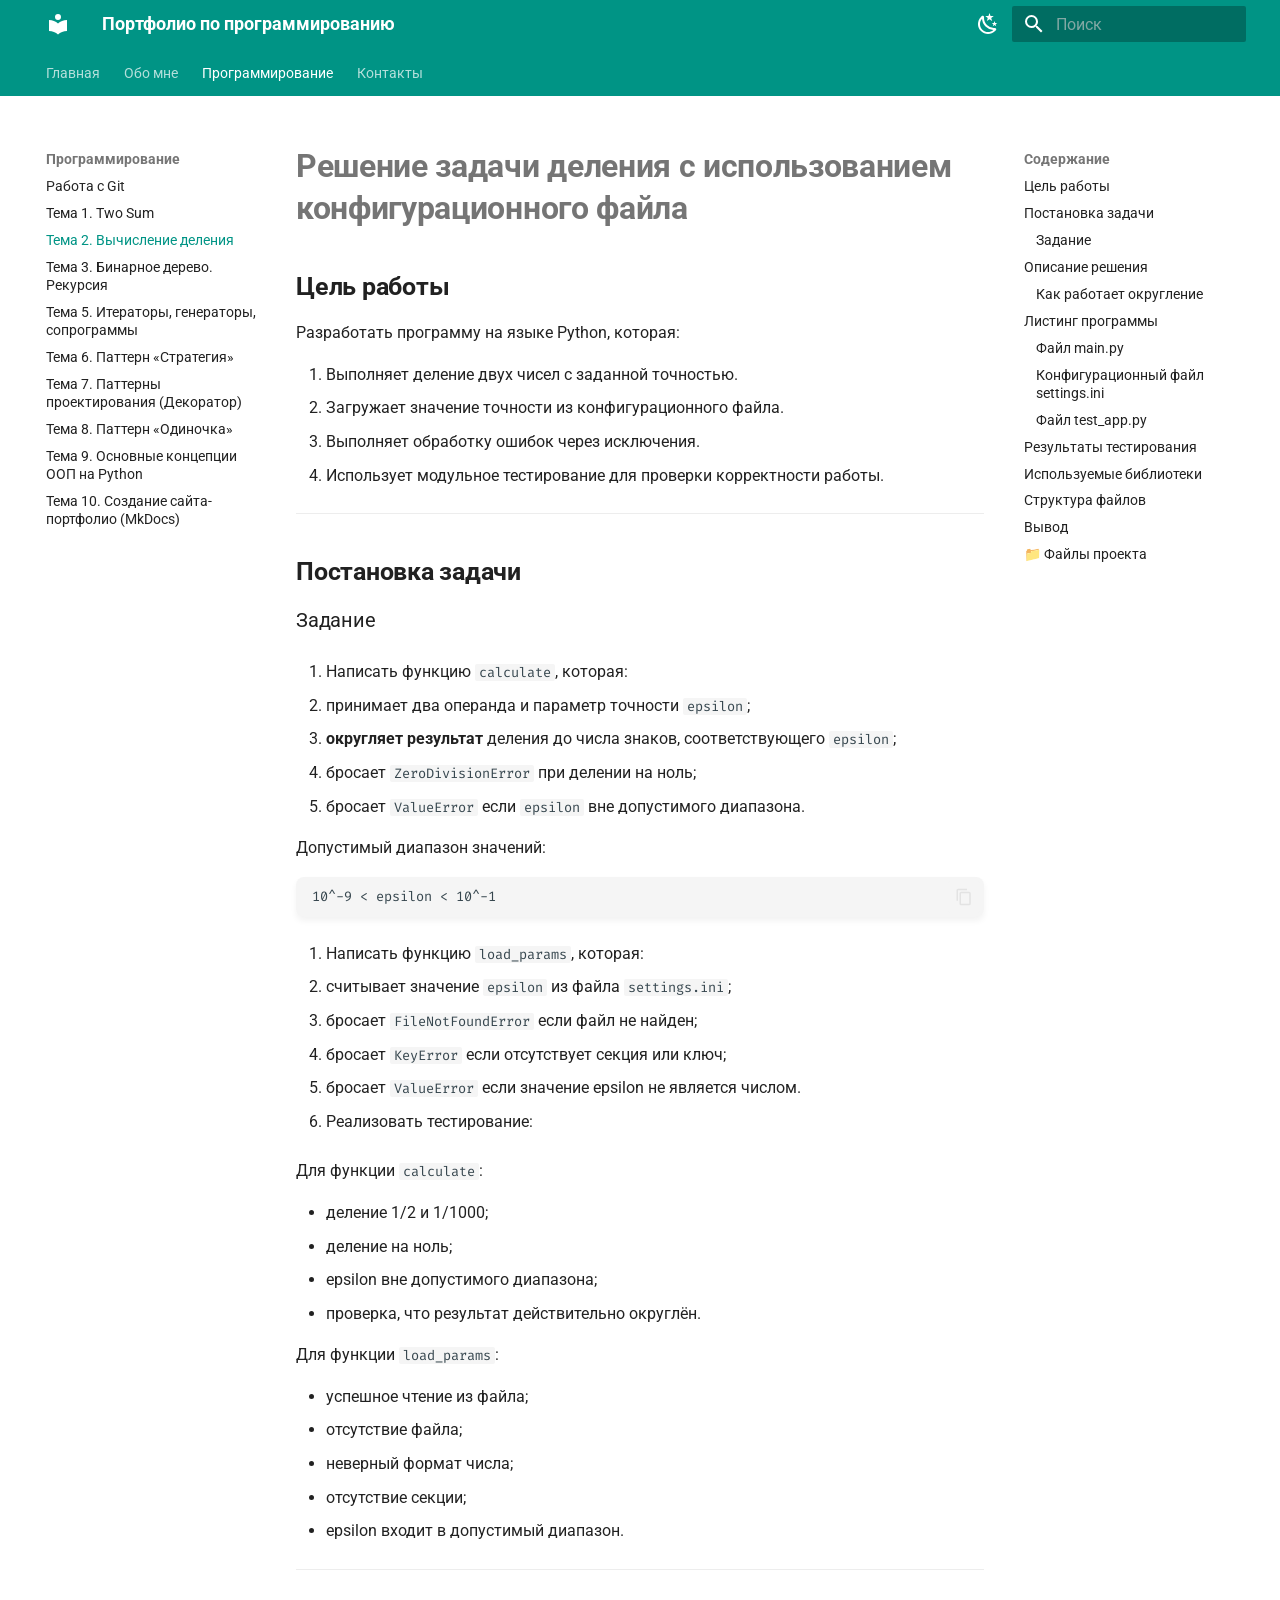
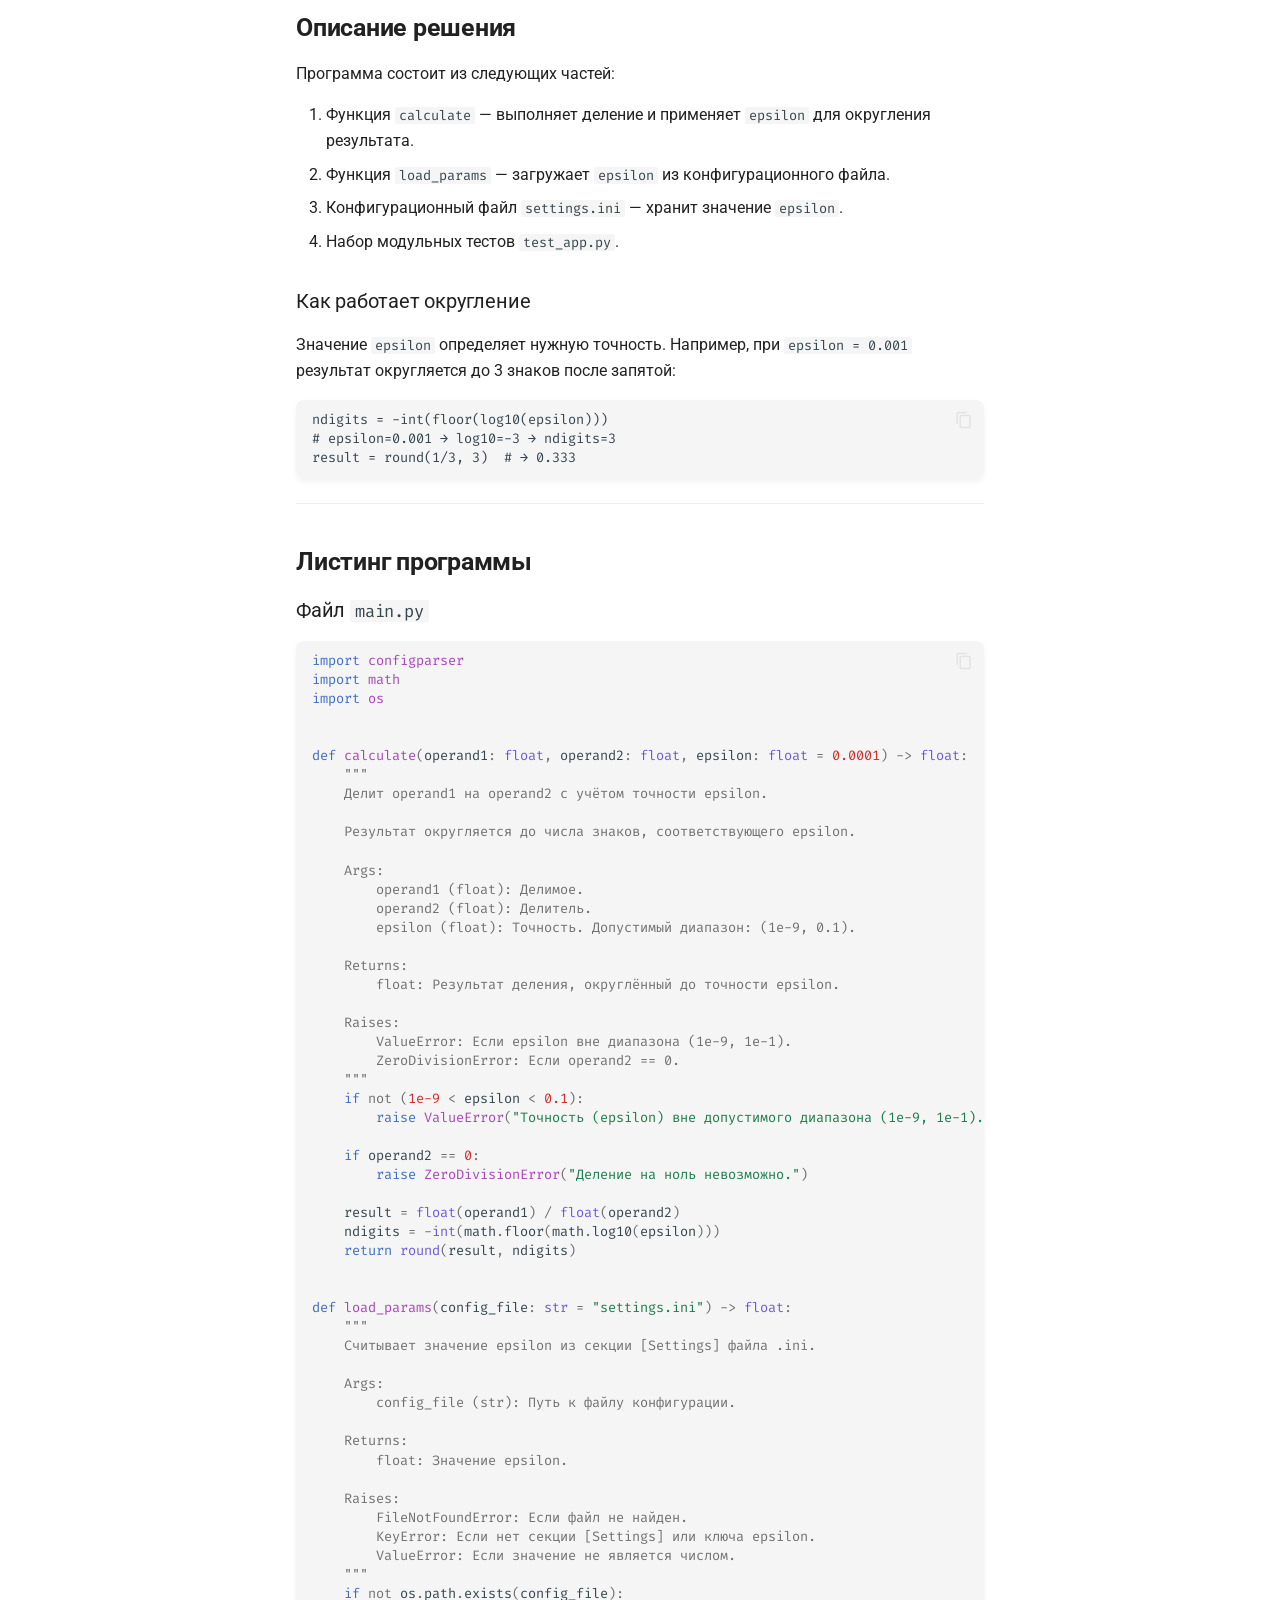
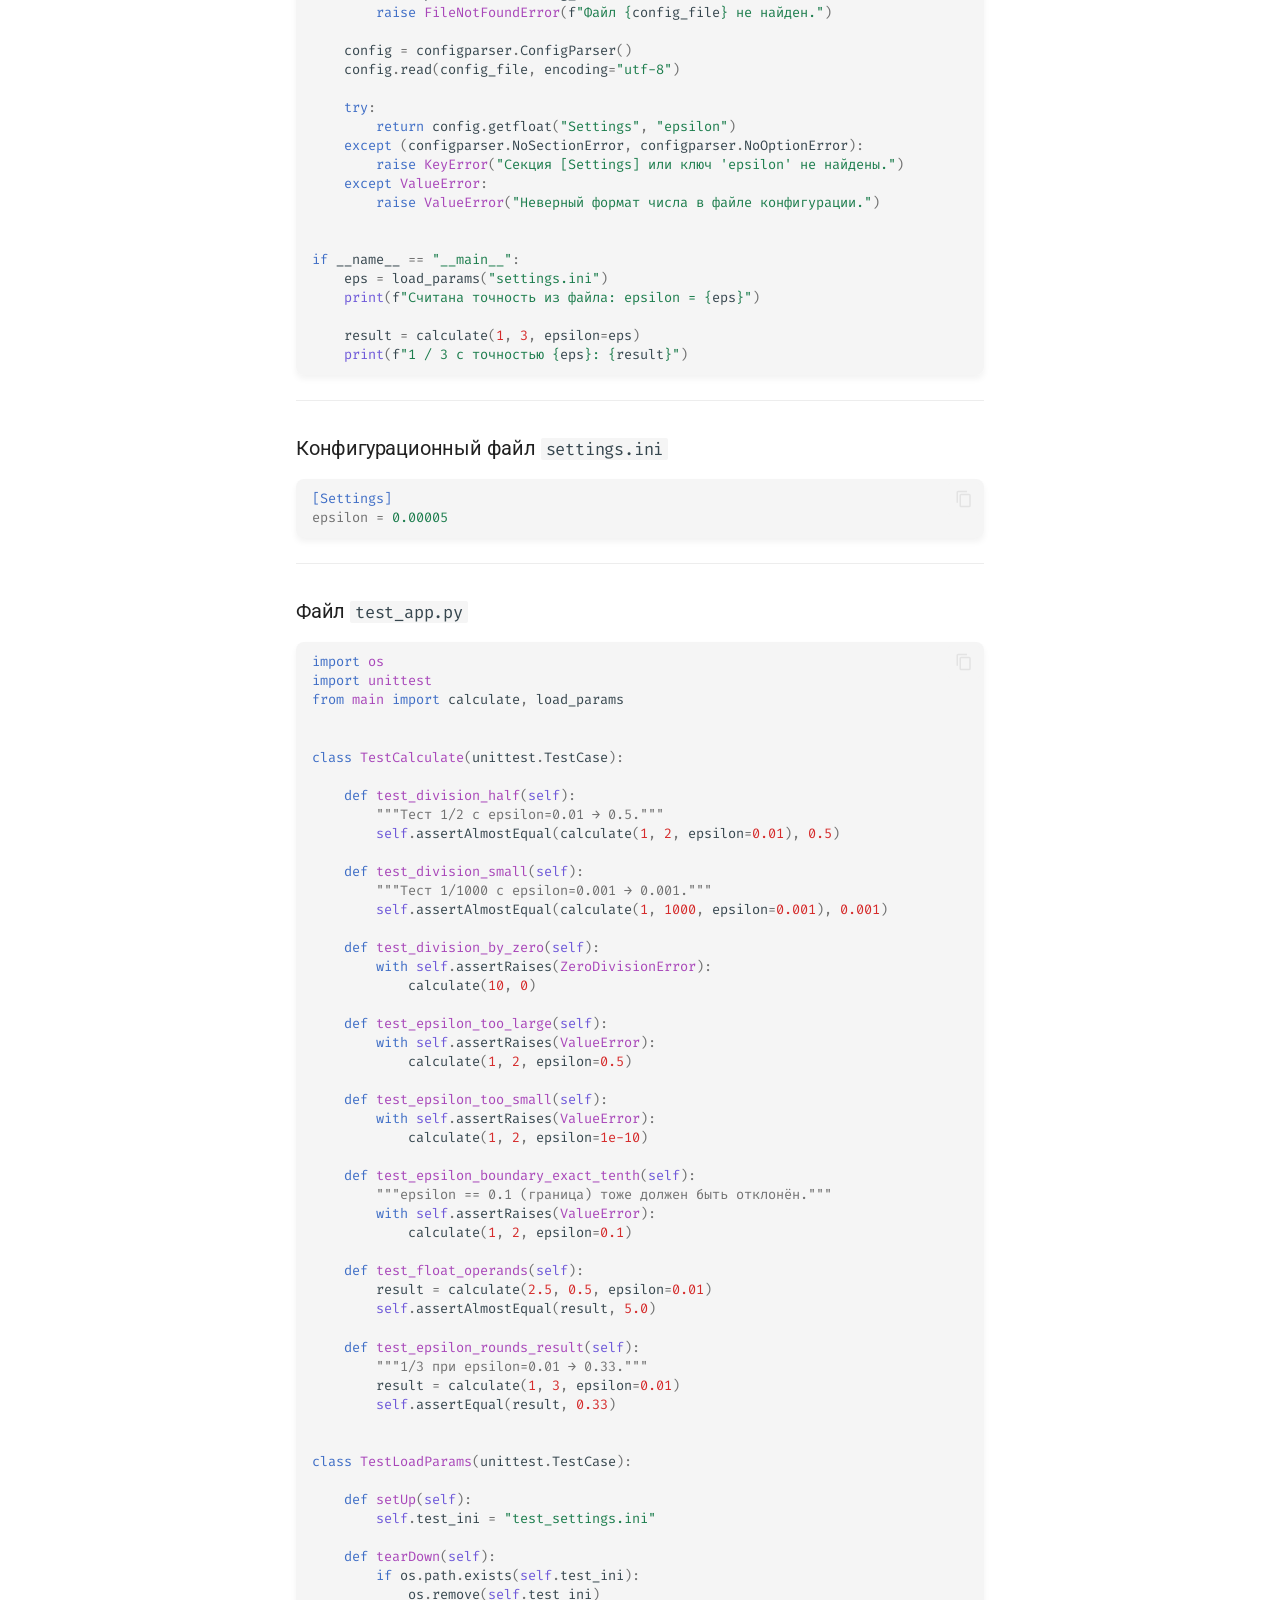
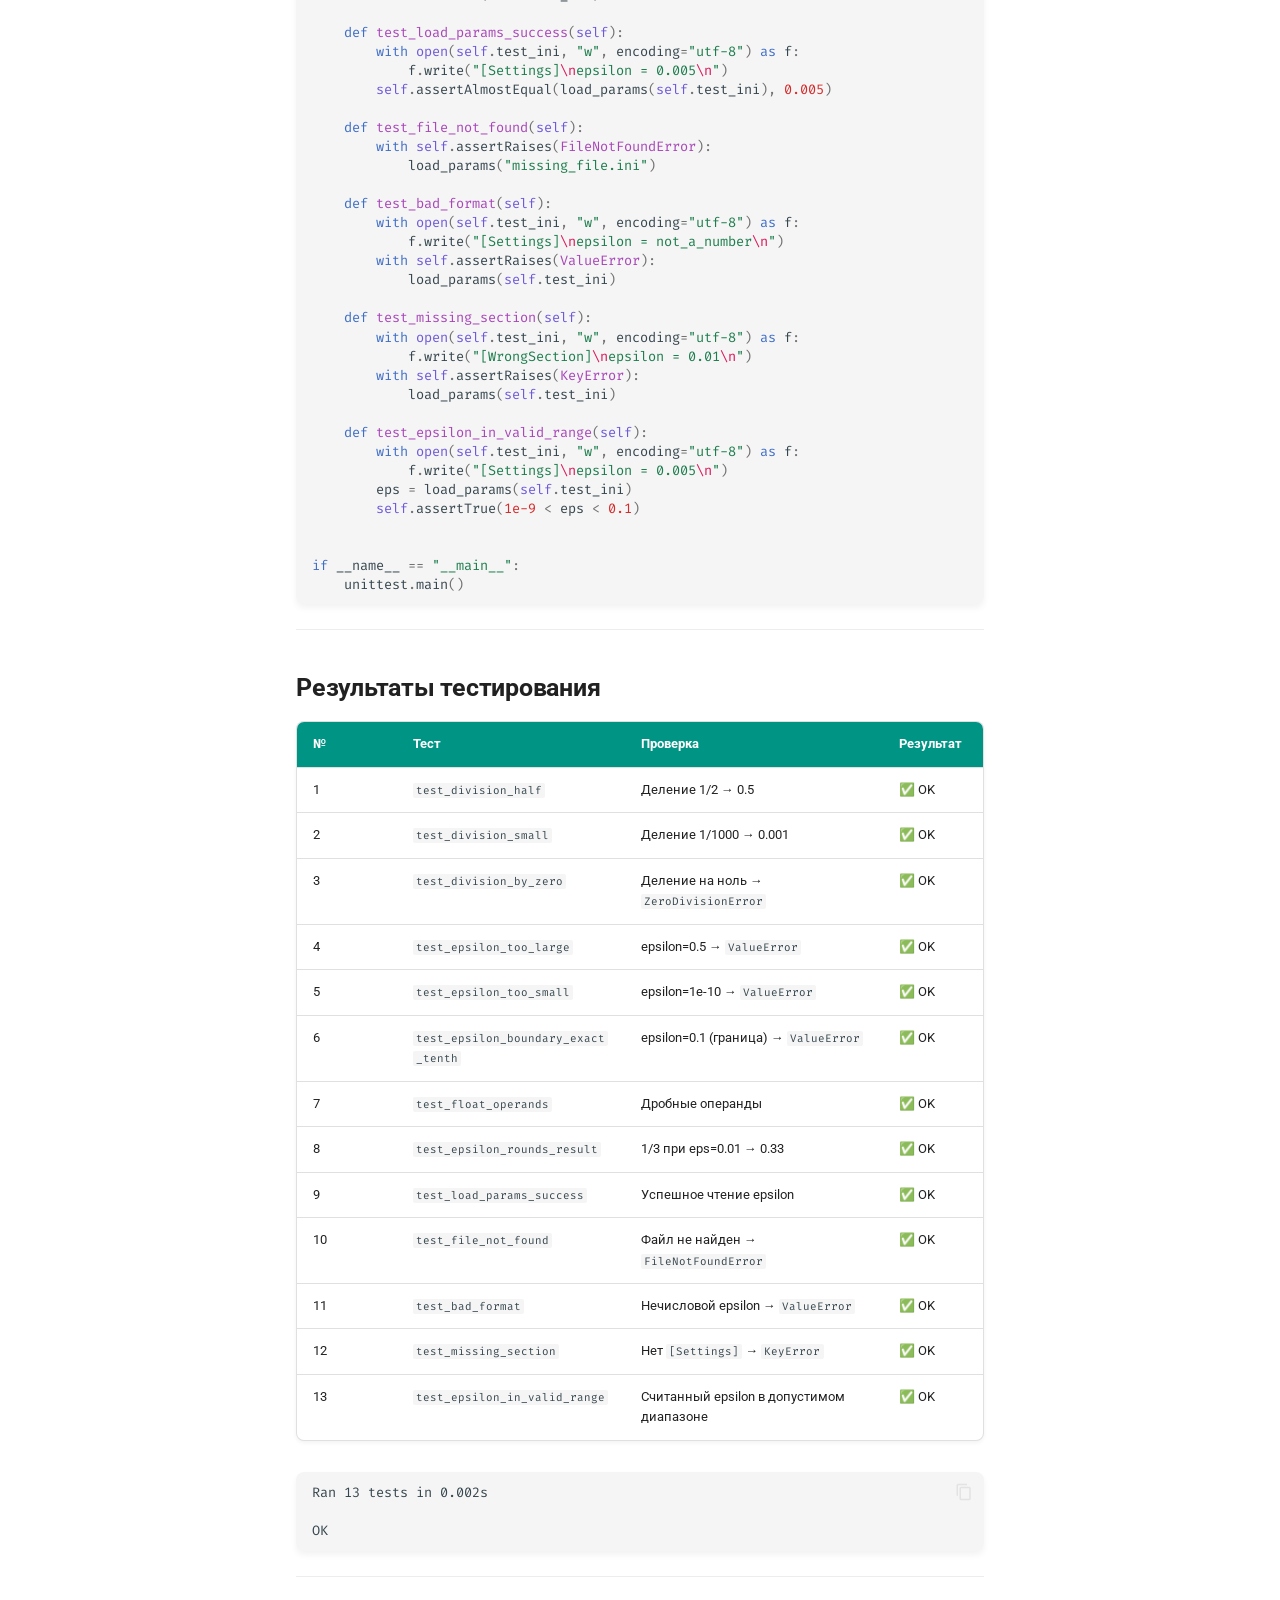
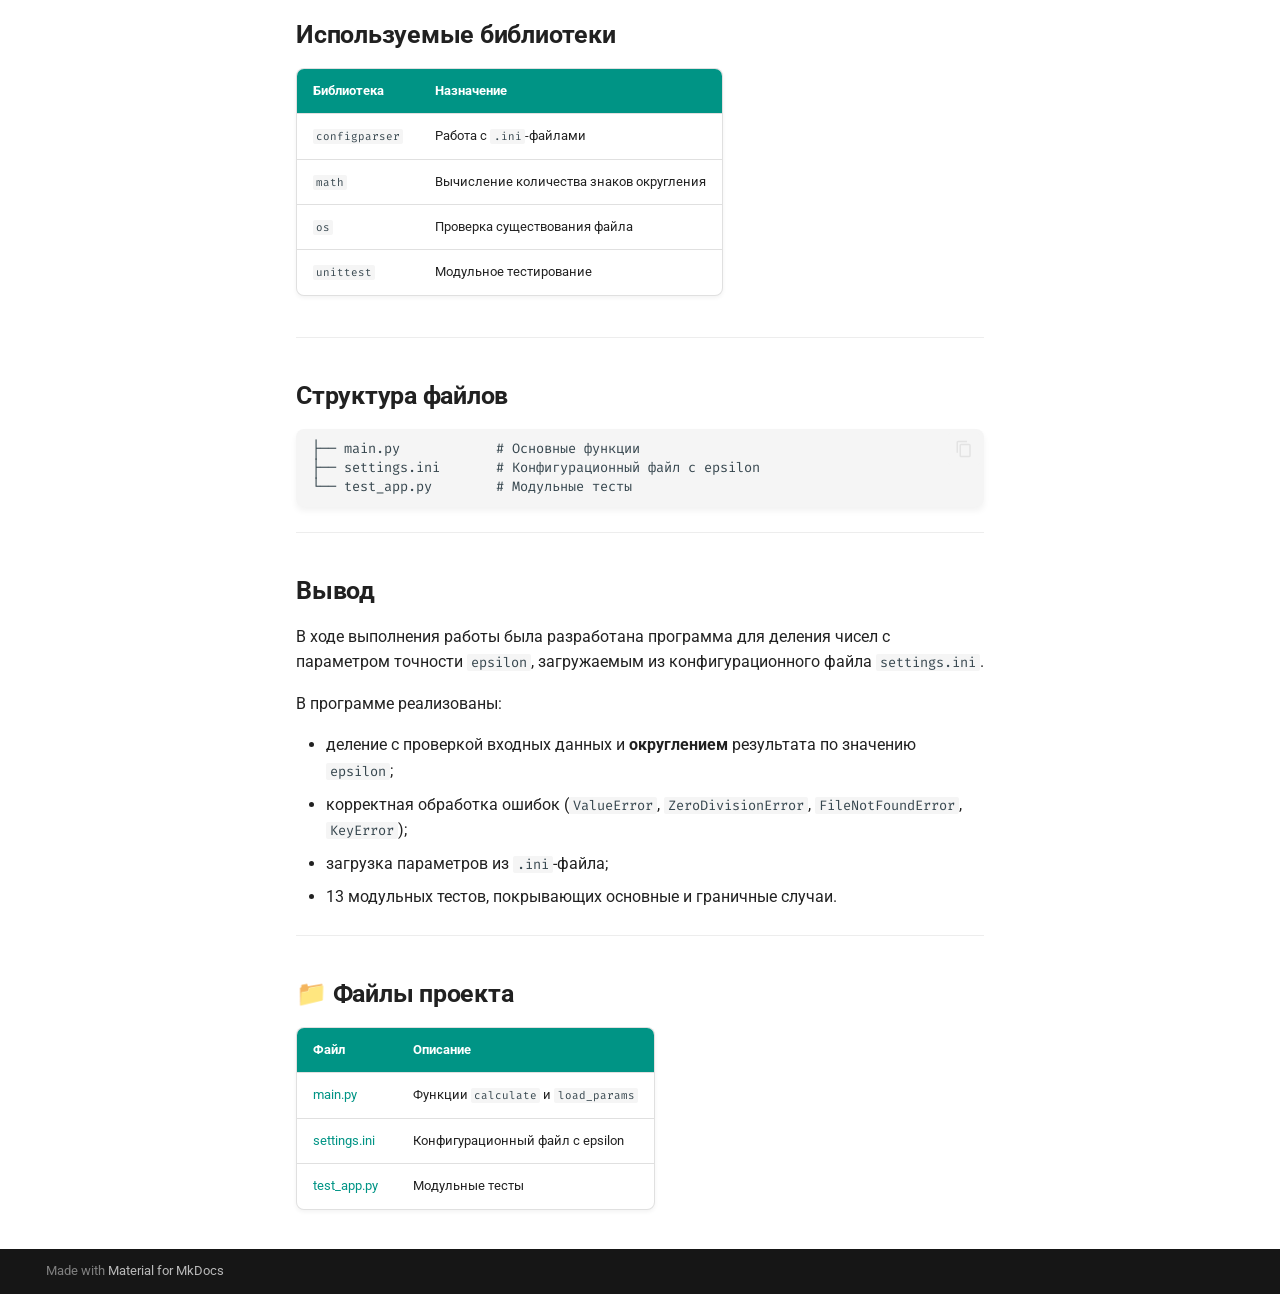
<file: programming/work2/index.html>
<!doctype html>
<html lang="ru" class="no-js">
  <head>
    
      <meta charset="utf-8">
      <meta name="viewport" content="width=device-width,initial-scale=1">
      
        <meta name="description" content="Работы по дисциплине «Программирование» — Гриненко Никита">
      
      
        <meta name="author" content="Гриненко Никита Дмитриевич">
      
      
        <link rel="canonical" href="https://nikitagrinn.github.io/portfolio-prog/programming/work2/">
      
      
        <link rel="prev" href="../work1/">
      
      
        <link rel="next" href="../work3/">
      
      
        
      
      
      <link rel="icon" href="../../assets/images/favicon.png">
      <meta name="generator" content="mkdocs-1.6.1, mkdocs-material-9.7.6">
    
    
      
        <title>Тема 2. Вычисление деления - Портфолио по программированию</title>
      
    
    
      <link rel="stylesheet" href="../../assets/stylesheets/main.484c7ddc.min.css">
      
        
        <link rel="stylesheet" href="../../assets/stylesheets/palette.ab4e12ef.min.css">
      
      


    
    
      
    
    
      
        
        
        <link rel="preconnect" href="https://fonts.gstatic.com" crossorigin>
        <link rel="stylesheet" href="https://fonts.googleapis.com/css?family=Roboto:300,300i,400,400i,700,700i%7CFira+Code:400,400i,700,700i&display=fallback">
        <style>:root{--md-text-font:"Roboto";--md-code-font:"Fira Code"}</style>
      
    
    
      <link rel="stylesheet" href="../../stylesheets/extra.css">
    
    <script>__md_scope=new URL("../..",location),__md_hash=e=>[...e].reduce(((e,_)=>(e<<5)-e+_.charCodeAt(0)),0),__md_get=(e,_=localStorage,t=__md_scope)=>JSON.parse(_.getItem(t.pathname+"."+e)),__md_set=(e,_,t=localStorage,a=__md_scope)=>{try{t.setItem(a.pathname+"."+e,JSON.stringify(_))}catch(e){}}</script>
    
      

    
    
  </head>
  
  
    
    
      
    
    
    
    
    <body dir="ltr" data-md-color-scheme="default" data-md-color-primary="teal" data-md-color-accent="cyan">
  
    
    <input class="md-toggle" data-md-toggle="drawer" type="checkbox" id="__drawer" autocomplete="off">
    <input class="md-toggle" data-md-toggle="search" type="checkbox" id="__search" autocomplete="off">
    <label class="md-overlay" for="__drawer"></label>
    <div data-md-component="skip">
      
        
        <a href="#_1" class="md-skip">
          Перейти к содержанию
        </a>
      
    </div>
    <div data-md-component="announce">
      
    </div>
    
    
      

<header class="md-header" data-md-component="header">
  <nav class="md-header__inner md-grid" aria-label="Верхний колонтитул">
    <a href="../.." title="Портфолио по программированию" class="md-header__button md-logo" aria-label="Портфолио по программированию" data-md-component="logo">
      
  
  <svg xmlns="http://www.w3.org/2000/svg" viewBox="0 0 24 24"><path d="M12 8a3 3 0 0 0 3-3 3 3 0 0 0-3-3 3 3 0 0 0-3 3 3 3 0 0 0 3 3m0 3.54C9.64 9.35 6.5 8 3 8v11c3.5 0 6.64 1.35 9 3.54 2.36-2.19 5.5-3.54 9-3.54V8c-3.5 0-6.64 1.35-9 3.54"/></svg>

    </a>
    <label class="md-header__button md-icon" for="__drawer">
      
      <svg xmlns="http://www.w3.org/2000/svg" viewBox="0 0 24 24"><path d="M3 6h18v2H3zm0 5h18v2H3zm0 5h18v2H3z"/></svg>
    </label>
    <div class="md-header__title" data-md-component="header-title">
      <div class="md-header__ellipsis">
        <div class="md-header__topic">
          <span class="md-ellipsis">
            Портфолио по программированию
          </span>
        </div>
        <div class="md-header__topic" data-md-component="header-topic">
          <span class="md-ellipsis">
            
              Тема 2. Вычисление деления
            
          </span>
        </div>
      </div>
    </div>
    
      
        <form class="md-header__option" data-md-component="palette">
  
    
    
    
    <input class="md-option" data-md-color-media="" data-md-color-scheme="default" data-md-color-primary="teal" data-md-color-accent="cyan"  aria-label="Темная тема"  type="radio" name="__palette" id="__palette_0">
    
      <label class="md-header__button md-icon" title="Темная тема" for="__palette_1" hidden>
        <svg xmlns="http://www.w3.org/2000/svg" viewBox="0 0 24 24"><path d="m17.75 4.09-2.53 1.94.91 3.06-2.63-1.81-2.63 1.81.91-3.06-2.53-1.94L12.44 4l1.06-3 1.06 3zm3.5 6.91-1.64 1.25.59 1.98-1.7-1.17-1.7 1.17.59-1.98L15.75 11l2.06-.05L18.5 9l.69 1.95zm-2.28 4.95c.83-.08 1.72 1.1 1.19 1.85-.32.45-.66.87-1.08 1.27C15.17 23 8.84 23 4.94 19.07c-3.91-3.9-3.91-10.24 0-14.14.4-.4.82-.76 1.27-1.08.75-.53 1.93.36 1.85 1.19-.27 2.86.69 5.83 2.89 8.02a9.96 9.96 0 0 0 8.02 2.89m-1.64 2.02a12.08 12.08 0 0 1-7.8-3.47c-2.17-2.19-3.33-5-3.49-7.82-2.81 3.14-2.7 7.96.31 10.98 3.02 3.01 7.84 3.12 10.98.31"/></svg>
      </label>
    
  
    
    
    
    <input class="md-option" data-md-color-media="" data-md-color-scheme="slate" data-md-color-primary="blue-grey" data-md-color-accent="cyan"  aria-label="Светлая тема"  type="radio" name="__palette" id="__palette_1">
    
      <label class="md-header__button md-icon" title="Светлая тема" for="__palette_0" hidden>
        <svg xmlns="http://www.w3.org/2000/svg" viewBox="0 0 24 24"><path d="M12 7a5 5 0 0 1 5 5 5 5 0 0 1-5 5 5 5 0 0 1-5-5 5 5 0 0 1 5-5m0 2a3 3 0 0 0-3 3 3 3 0 0 0 3 3 3 3 0 0 0 3-3 3 3 0 0 0-3-3m0-7 2.39 3.42C13.65 5.15 12.84 5 12 5s-1.65.15-2.39.42zM3.34 7l4.16-.35A7.2 7.2 0 0 0 5.94 8.5c-.44.74-.69 1.5-.83 2.29zm.02 10 1.76-3.77a7.131 7.131 0 0 0 2.38 4.14zM20.65 7l-1.77 3.79a7.02 7.02 0 0 0-2.38-4.15zm-.01 10-4.14.36c.59-.51 1.12-1.14 1.54-1.86.42-.73.69-1.5.83-2.29zM12 22l-2.41-3.44c.74.27 1.55.44 2.41.44.82 0 1.63-.17 2.37-.44z"/></svg>
      </label>
    
  
</form>
      
    
    
      <script>var palette=__md_get("__palette");if(palette&&palette.color){if("(prefers-color-scheme)"===palette.color.media){var media=matchMedia("(prefers-color-scheme: light)"),input=document.querySelector(media.matches?"[data-md-color-media='(prefers-color-scheme: light)']":"[data-md-color-media='(prefers-color-scheme: dark)']");palette.color.media=input.getAttribute("data-md-color-media"),palette.color.scheme=input.getAttribute("data-md-color-scheme"),palette.color.primary=input.getAttribute("data-md-color-primary"),palette.color.accent=input.getAttribute("data-md-color-accent")}for(var[key,value]of Object.entries(palette.color))document.body.setAttribute("data-md-color-"+key,value)}</script>
    
    
    
      
      
        <label class="md-header__button md-icon" for="__search">
          
          <svg xmlns="http://www.w3.org/2000/svg" viewBox="0 0 24 24"><path d="M9.5 3A6.5 6.5 0 0 1 16 9.5c0 1.61-.59 3.09-1.56 4.23l.27.27h.79l5 5-1.5 1.5-5-5v-.79l-.27-.27A6.52 6.52 0 0 1 9.5 16 6.5 6.5 0 0 1 3 9.5 6.5 6.5 0 0 1 9.5 3m0 2C7 5 5 7 5 9.5S7 14 9.5 14 14 12 14 9.5 12 5 9.5 5"/></svg>
        </label>
        <div class="md-search" data-md-component="search" role="dialog">
  <label class="md-search__overlay" for="__search"></label>
  <div class="md-search__inner" role="search">
    <form class="md-search__form" name="search">
      <input type="text" class="md-search__input" name="query" aria-label="Поиск" placeholder="Поиск" autocapitalize="off" autocorrect="off" autocomplete="off" spellcheck="false" data-md-component="search-query" required>
      <label class="md-search__icon md-icon" for="__search">
        
        <svg xmlns="http://www.w3.org/2000/svg" viewBox="0 0 24 24"><path d="M9.5 3A6.5 6.5 0 0 1 16 9.5c0 1.61-.59 3.09-1.56 4.23l.27.27h.79l5 5-1.5 1.5-5-5v-.79l-.27-.27A6.52 6.52 0 0 1 9.5 16 6.5 6.5 0 0 1 3 9.5 6.5 6.5 0 0 1 9.5 3m0 2C7 5 5 7 5 9.5S7 14 9.5 14 14 12 14 9.5 12 5 9.5 5"/></svg>
        
        <svg xmlns="http://www.w3.org/2000/svg" viewBox="0 0 24 24"><path d="M20 11v2H8l5.5 5.5-1.42 1.42L4.16 12l7.92-7.92L13.5 5.5 8 11z"/></svg>
      </label>
      <nav class="md-search__options" aria-label="Поиск">
        
        <button type="reset" class="md-search__icon md-icon" title="Очистить" aria-label="Очистить" tabindex="-1">
          
          <svg xmlns="http://www.w3.org/2000/svg" viewBox="0 0 24 24"><path d="M19 6.41 17.59 5 12 10.59 6.41 5 5 6.41 10.59 12 5 17.59 6.41 19 12 13.41 17.59 19 19 17.59 13.41 12z"/></svg>
        </button>
      </nav>
      
    </form>
    <div class="md-search__output">
      <div class="md-search__scrollwrap" tabindex="0" data-md-scrollfix>
        <div class="md-search-result" data-md-component="search-result">
          <div class="md-search-result__meta">
            Инициализация поиска
          </div>
          <ol class="md-search-result__list" role="presentation"></ol>
        </div>
      </div>
    </div>
  </div>
</div>
      
    
    
  </nav>
  
</header>
    
    <div class="md-container" data-md-component="container">
      
      
        
          
            
<nav class="md-tabs" aria-label="Вкладки" data-md-component="tabs">
  <div class="md-grid">
    <ul class="md-tabs__list">
      
        
  
  
  
  
    <li class="md-tabs__item">
      <a href="../.." class="md-tabs__link">
        
  
  
    
  
  Главная

      </a>
    </li>
  

      
        
  
  
  
  
    <li class="md-tabs__item">
      <a href="../../about/" class="md-tabs__link">
        
  
  
    
  
  Обо мне

      </a>
    </li>
  

      
        
  
  
  
    
  
  
    
    
      <li class="md-tabs__item md-tabs__item--active">
        <a href="../work0/" class="md-tabs__link">
          
  
  
  Программирование

        </a>
      </li>
    
  

      
        
  
  
  
  
    <li class="md-tabs__item">
      <a href="../../contacts/" class="md-tabs__link">
        
  
  
    
  
  Контакты

      </a>
    </li>
  

      
    </ul>
  </div>
</nav>
          
        
      
      <main class="md-main" data-md-component="main">
        <div class="md-main__inner md-grid">
          
            
              
              <div class="md-sidebar md-sidebar--primary" data-md-component="sidebar" data-md-type="navigation" >
                <div class="md-sidebar__scrollwrap">
                  <div class="md-sidebar__inner">
                    


  


<nav class="md-nav md-nav--primary md-nav--lifted" aria-label="Навигация" data-md-level="0">
  <label class="md-nav__title" for="__drawer">
    <a href="../.." title="Портфолио по программированию" class="md-nav__button md-logo" aria-label="Портфолио по программированию" data-md-component="logo">
      
  
  <svg xmlns="http://www.w3.org/2000/svg" viewBox="0 0 24 24"><path d="M12 8a3 3 0 0 0 3-3 3 3 0 0 0-3-3 3 3 0 0 0-3 3 3 3 0 0 0 3 3m0 3.54C9.64 9.35 6.5 8 3 8v11c3.5 0 6.64 1.35 9 3.54 2.36-2.19 5.5-3.54 9-3.54V8c-3.5 0-6.64 1.35-9 3.54"/></svg>

    </a>
    Портфолио по программированию
  </label>
  
  <ul class="md-nav__list" data-md-scrollfix>
    
      
      
  
  
  
  
    <li class="md-nav__item">
      <a href="../.." class="md-nav__link">
        
  
  
  <span class="md-ellipsis">
    
  
    Главная
  

    
  </span>
  
  

      </a>
    </li>
  

    
      
      
  
  
  
  
    <li class="md-nav__item">
      <a href="../../about/" class="md-nav__link">
        
  
  
  <span class="md-ellipsis">
    
  
    Обо мне
  

    
  </span>
  
  

      </a>
    </li>
  

    
      
      
  
  
    
  
  
  
    
    
    
    
      
        
        
      
      
        
      
    
    
    <li class="md-nav__item md-nav__item--active md-nav__item--section md-nav__item--nested">
      
        
        
        <input class="md-nav__toggle md-toggle " type="checkbox" id="__nav_3" checked>
        
          
          <label class="md-nav__link" for="__nav_3" id="__nav_3_label" tabindex="">
            
  
  
  <span class="md-ellipsis">
    
  
    Программирование
  

    
  </span>
  
  

            <span class="md-nav__icon md-icon"></span>
          </label>
        
        <nav class="md-nav" data-md-level="1" aria-labelledby="__nav_3_label" aria-expanded="true">
          <label class="md-nav__title" for="__nav_3">
            <span class="md-nav__icon md-icon"></span>
            
  
    Программирование
  

          </label>
          <ul class="md-nav__list" data-md-scrollfix>
            
              
                
  
  
  
  
    <li class="md-nav__item">
      <a href="../work0/" class="md-nav__link">
        
  
  
  <span class="md-ellipsis">
    
  
    Работа с Git
  

    
  </span>
  
  

      </a>
    </li>
  

              
            
              
                
  
  
  
  
    <li class="md-nav__item">
      <a href="../work1/" class="md-nav__link">
        
  
  
  <span class="md-ellipsis">
    
  
    Тема 1. Two Sum
  

    
  </span>
  
  

      </a>
    </li>
  

              
            
              
                
  
  
    
  
  
  
    <li class="md-nav__item md-nav__item--active">
      
      <input class="md-nav__toggle md-toggle" type="checkbox" id="__toc">
      
      
        
      
      
        <label class="md-nav__link md-nav__link--active" for="__toc">
          
  
  
  <span class="md-ellipsis">
    
  
    Тема 2. Вычисление деления
  

    
  </span>
  
  

          <span class="md-nav__icon md-icon"></span>
        </label>
      
      <a href="./" class="md-nav__link md-nav__link--active">
        
  
  
  <span class="md-ellipsis">
    
  
    Тема 2. Вычисление деления
  

    
  </span>
  
  

      </a>
      
        

<nav class="md-nav md-nav--secondary" aria-label="Содержание">
  
  
  
    
  
  
    <label class="md-nav__title" for="__toc">
      <span class="md-nav__icon md-icon"></span>
      Содержание
    </label>
    <ul class="md-nav__list" data-md-component="toc" data-md-scrollfix>
      
        <li class="md-nav__item">
  <a href="#_2" class="md-nav__link">
    <span class="md-ellipsis">
      
        Цель работы
      
    </span>
  </a>
  
</li>
      
        <li class="md-nav__item">
  <a href="#_3" class="md-nav__link">
    <span class="md-ellipsis">
      
        Постановка задачи
      
    </span>
  </a>
  
    <nav class="md-nav" aria-label="Постановка задачи">
      <ul class="md-nav__list">
        
          <li class="md-nav__item">
  <a href="#_4" class="md-nav__link">
    <span class="md-ellipsis">
      
        Задание
      
    </span>
  </a>
  
</li>
        
      </ul>
    </nav>
  
</li>
      
        <li class="md-nav__item">
  <a href="#_5" class="md-nav__link">
    <span class="md-ellipsis">
      
        Описание решения
      
    </span>
  </a>
  
    <nav class="md-nav" aria-label="Описание решения">
      <ul class="md-nav__list">
        
          <li class="md-nav__item">
  <a href="#_6" class="md-nav__link">
    <span class="md-ellipsis">
      
        Как работает округление
      
    </span>
  </a>
  
</li>
        
      </ul>
    </nav>
  
</li>
      
        <li class="md-nav__item">
  <a href="#_7" class="md-nav__link">
    <span class="md-ellipsis">
      
        Листинг программы
      
    </span>
  </a>
  
    <nav class="md-nav" aria-label="Листинг программы">
      <ul class="md-nav__list">
        
          <li class="md-nav__item">
  <a href="#mainpy" class="md-nav__link">
    <span class="md-ellipsis">
      
        Файл main.py
      
    </span>
  </a>
  
</li>
        
          <li class="md-nav__item">
  <a href="#settingsini" class="md-nav__link">
    <span class="md-ellipsis">
      
        Конфигурационный файл settings.ini
      
    </span>
  </a>
  
</li>
        
          <li class="md-nav__item">
  <a href="#test_apppy" class="md-nav__link">
    <span class="md-ellipsis">
      
        Файл test_app.py
      
    </span>
  </a>
  
</li>
        
      </ul>
    </nav>
  
</li>
      
        <li class="md-nav__item">
  <a href="#_8" class="md-nav__link">
    <span class="md-ellipsis">
      
        Результаты тестирования
      
    </span>
  </a>
  
</li>
      
        <li class="md-nav__item">
  <a href="#_9" class="md-nav__link">
    <span class="md-ellipsis">
      
        Используемые библиотеки
      
    </span>
  </a>
  
</li>
      
        <li class="md-nav__item">
  <a href="#_10" class="md-nav__link">
    <span class="md-ellipsis">
      
        Структура файлов
      
    </span>
  </a>
  
</li>
      
        <li class="md-nav__item">
  <a href="#_11" class="md-nav__link">
    <span class="md-ellipsis">
      
        Вывод
      
    </span>
  </a>
  
</li>
      
        <li class="md-nav__item">
  <a href="#_12" class="md-nav__link">
    <span class="md-ellipsis">
      
        📁 Файлы проекта
      
    </span>
  </a>
  
</li>
      
    </ul>
  
</nav>
      
    </li>
  

              
            
              
                
  
  
  
  
    <li class="md-nav__item">
      <a href="../work3/" class="md-nav__link">
        
  
  
  <span class="md-ellipsis">
    
  
    Тема 3. Бинарное дерево. Рекурсия
  

    
  </span>
  
  

      </a>
    </li>
  

              
            
              
                
  
  
  
  
    <li class="md-nav__item">
      <a href="../work5/" class="md-nav__link">
        
  
  
  <span class="md-ellipsis">
    
  
    Тема 5. Итераторы, генераторы, сопрограммы
  

    
  </span>
  
  

      </a>
    </li>
  

              
            
              
                
  
  
  
  
    <li class="md-nav__item">
      <a href="../work6/" class="md-nav__link">
        
  
  
  <span class="md-ellipsis">
    
  
    Тема 6. Паттерн «Стратегия»
  

    
  </span>
  
  

      </a>
    </li>
  

              
            
              
                
  
  
  
  
    <li class="md-nav__item">
      <a href="../work7/" class="md-nav__link">
        
  
  
  <span class="md-ellipsis">
    
  
    Тема 7. Паттерны проектирования (Декоратор)
  

    
  </span>
  
  

      </a>
    </li>
  

              
            
              
                
  
  
  
  
    <li class="md-nav__item">
      <a href="../work8/" class="md-nav__link">
        
  
  
  <span class="md-ellipsis">
    
  
    Тема 8. Паттерн «Одиночка»
  

    
  </span>
  
  

      </a>
    </li>
  

              
            
              
                
  
  
  
  
    <li class="md-nav__item">
      <a href="../work9/" class="md-nav__link">
        
  
  
  <span class="md-ellipsis">
    
  
    Тема 9. Основные концепции ООП на Python
  

    
  </span>
  
  

      </a>
    </li>
  

              
            
              
                
  
  
  
  
    <li class="md-nav__item">
      <a href="../work10/" class="md-nav__link">
        
  
  
  <span class="md-ellipsis">
    
  
    Тема 10. Создание сайта-портфолио (MkDocs)
  

    
  </span>
  
  

      </a>
    </li>
  

              
            
          </ul>
        </nav>
      
    </li>
  

    
      
      
  
  
  
  
    <li class="md-nav__item">
      <a href="../../contacts/" class="md-nav__link">
        
  
  
  <span class="md-ellipsis">
    
  
    Контакты
  

    
  </span>
  
  

      </a>
    </li>
  

    
  </ul>
</nav>
                  </div>
                </div>
              </div>
            
            
              
              <div class="md-sidebar md-sidebar--secondary" data-md-component="sidebar" data-md-type="toc" >
                <div class="md-sidebar__scrollwrap">
                  <div class="md-sidebar__inner">
                    

<nav class="md-nav md-nav--secondary" aria-label="Содержание">
  
  
  
    
  
  
    <label class="md-nav__title" for="__toc">
      <span class="md-nav__icon md-icon"></span>
      Содержание
    </label>
    <ul class="md-nav__list" data-md-component="toc" data-md-scrollfix>
      
        <li class="md-nav__item">
  <a href="#_2" class="md-nav__link">
    <span class="md-ellipsis">
      
        Цель работы
      
    </span>
  </a>
  
</li>
      
        <li class="md-nav__item">
  <a href="#_3" class="md-nav__link">
    <span class="md-ellipsis">
      
        Постановка задачи
      
    </span>
  </a>
  
    <nav class="md-nav" aria-label="Постановка задачи">
      <ul class="md-nav__list">
        
          <li class="md-nav__item">
  <a href="#_4" class="md-nav__link">
    <span class="md-ellipsis">
      
        Задание
      
    </span>
  </a>
  
</li>
        
      </ul>
    </nav>
  
</li>
      
        <li class="md-nav__item">
  <a href="#_5" class="md-nav__link">
    <span class="md-ellipsis">
      
        Описание решения
      
    </span>
  </a>
  
    <nav class="md-nav" aria-label="Описание решения">
      <ul class="md-nav__list">
        
          <li class="md-nav__item">
  <a href="#_6" class="md-nav__link">
    <span class="md-ellipsis">
      
        Как работает округление
      
    </span>
  </a>
  
</li>
        
      </ul>
    </nav>
  
</li>
      
        <li class="md-nav__item">
  <a href="#_7" class="md-nav__link">
    <span class="md-ellipsis">
      
        Листинг программы
      
    </span>
  </a>
  
    <nav class="md-nav" aria-label="Листинг программы">
      <ul class="md-nav__list">
        
          <li class="md-nav__item">
  <a href="#mainpy" class="md-nav__link">
    <span class="md-ellipsis">
      
        Файл main.py
      
    </span>
  </a>
  
</li>
        
          <li class="md-nav__item">
  <a href="#settingsini" class="md-nav__link">
    <span class="md-ellipsis">
      
        Конфигурационный файл settings.ini
      
    </span>
  </a>
  
</li>
        
          <li class="md-nav__item">
  <a href="#test_apppy" class="md-nav__link">
    <span class="md-ellipsis">
      
        Файл test_app.py
      
    </span>
  </a>
  
</li>
        
      </ul>
    </nav>
  
</li>
      
        <li class="md-nav__item">
  <a href="#_8" class="md-nav__link">
    <span class="md-ellipsis">
      
        Результаты тестирования
      
    </span>
  </a>
  
</li>
      
        <li class="md-nav__item">
  <a href="#_9" class="md-nav__link">
    <span class="md-ellipsis">
      
        Используемые библиотеки
      
    </span>
  </a>
  
</li>
      
        <li class="md-nav__item">
  <a href="#_10" class="md-nav__link">
    <span class="md-ellipsis">
      
        Структура файлов
      
    </span>
  </a>
  
</li>
      
        <li class="md-nav__item">
  <a href="#_11" class="md-nav__link">
    <span class="md-ellipsis">
      
        Вывод
      
    </span>
  </a>
  
</li>
      
        <li class="md-nav__item">
  <a href="#_12" class="md-nav__link">
    <span class="md-ellipsis">
      
        📁 Файлы проекта
      
    </span>
  </a>
  
</li>
      
    </ul>
  
</nav>
                  </div>
                </div>
              </div>
            
          
          
            <div class="md-content" data-md-component="content">
              
              <article class="md-content__inner md-typeset">
                
                  



<h1 id="_1">Решение задачи деления с использованием конфигурационного файла<a class="headerlink" href="#_1" title="Permanent link">&para;</a></h1>
<h2 id="_2">Цель работы<a class="headerlink" href="#_2" title="Permanent link">&para;</a></h2>
<p>Разработать программу на языке Python, которая:</p>
<ol>
<li>Выполняет деление двух чисел с заданной точностью.</li>
<li>Загружает значение точности из конфигурационного файла.</li>
<li>Выполняет обработку ошибок через исключения.</li>
<li>Использует модульное тестирование для проверки корректности работы.</li>
</ol>
<hr />
<h2 id="_3">Постановка задачи<a class="headerlink" href="#_3" title="Permanent link">&para;</a></h2>
<h3 id="_4">Задание<a class="headerlink" href="#_4" title="Permanent link">&para;</a></h3>
<ol>
<li>
<p>Написать функцию <code>calculate</code>, которая:</p>
</li>
<li>
<p>принимает два операнда и параметр точности <code>epsilon</code>;</p>
</li>
<li><strong>округляет результат</strong> деления до числа знаков, соответствующего <code>epsilon</code>;</li>
<li>бросает <code>ZeroDivisionError</code> при делении на ноль;</li>
<li>бросает <code>ValueError</code> если <code>epsilon</code> вне допустимого диапазона.</li>
</ol>
<p>Допустимый диапазон значений:</p>
<div class="highlight"><pre><span></span><code>10^-9 &lt; epsilon &lt; 10^-1
</code></pre></div>
<ol>
<li>
<p>Написать функцию <code>load_params</code>, которая:</p>
</li>
<li>
<p>считывает значение <code>epsilon</code> из файла <code>settings.ini</code>;</p>
</li>
<li>бросает <code>FileNotFoundError</code> если файл не найден;</li>
<li>бросает <code>KeyError</code> если отсутствует секция или ключ;</li>
<li>
<p>бросает <code>ValueError</code> если значение epsilon не является числом.</p>
</li>
<li>
<p>Реализовать тестирование:</p>
</li>
</ol>
<p>Для функции <code>calculate</code>:</p>
<ul>
<li>деление 1/2 и 1/1000;</li>
<li>деление на ноль;</li>
<li>epsilon вне допустимого диапазона;</li>
<li>проверка, что результат действительно округлён.</li>
</ul>
<p>Для функции <code>load_params</code>:</p>
<ul>
<li>успешное чтение из файла;</li>
<li>отсутствие файла;</li>
<li>неверный формат числа;</li>
<li>отсутствие секции;</li>
<li>epsilon входит в допустимый диапазон.</li>
</ul>
<hr />
<h2 id="_5">Описание решения<a class="headerlink" href="#_5" title="Permanent link">&para;</a></h2>
<p>Программа состоит из следующих частей:</p>
<ol>
<li>Функция <code>calculate</code> — выполняет деление и применяет <code>epsilon</code> для округления результата.</li>
<li>Функция <code>load_params</code> — загружает <code>epsilon</code> из конфигурационного файла.</li>
<li>Конфигурационный файл <code>settings.ini</code> — хранит значение <code>epsilon</code>.</li>
<li>Набор модульных тестов <code>test_app.py</code>.</li>
</ol>
<h3 id="_6">Как работает округление<a class="headerlink" href="#_6" title="Permanent link">&para;</a></h3>
<p>Значение <code>epsilon</code> определяет нужную точность. Например, при <code>epsilon = 0.001</code> результат округляется до 3 знаков после запятой:</p>
<div class="highlight"><pre><span></span><code>ndigits = -int(floor(log10(epsilon)))
# epsilon=0.001 → log10=-3 → ndigits=3
result = round(1/3, 3)  # → 0.333
</code></pre></div>
<hr />
<h2 id="_7">Листинг программы<a class="headerlink" href="#_7" title="Permanent link">&para;</a></h2>
<h3 id="mainpy">Файл <code>main.py</code><a class="headerlink" href="#mainpy" title="Permanent link">&para;</a></h3>
<div class="highlight"><pre><span></span><code><span class="kn">import</span><span class="w"> </span><span class="nn">configparser</span>
<span class="kn">import</span><span class="w"> </span><span class="nn">math</span>
<span class="kn">import</span><span class="w"> </span><span class="nn">os</span>


<span class="k">def</span><span class="w"> </span><span class="nf">calculate</span><span class="p">(</span><span class="n">operand1</span><span class="p">:</span> <span class="nb">float</span><span class="p">,</span> <span class="n">operand2</span><span class="p">:</span> <span class="nb">float</span><span class="p">,</span> <span class="n">epsilon</span><span class="p">:</span> <span class="nb">float</span> <span class="o">=</span> <span class="mf">0.0001</span><span class="p">)</span> <span class="o">-&gt;</span> <span class="nb">float</span><span class="p">:</span>
<span class="w">    </span><span class="sd">&quot;&quot;&quot;</span>
<span class="sd">    Делит operand1 на operand2 с учётом точности epsilon.</span>

<span class="sd">    Результат округляется до числа знаков, соответствующего epsilon.</span>

<span class="sd">    Args:</span>
<span class="sd">        operand1 (float): Делимое.</span>
<span class="sd">        operand2 (float): Делитель.</span>
<span class="sd">        epsilon (float): Точность. Допустимый диапазон: (1e-9, 0.1).</span>

<span class="sd">    Returns:</span>
<span class="sd">        float: Результат деления, округлённый до точности epsilon.</span>

<span class="sd">    Raises:</span>
<span class="sd">        ValueError: Если epsilon вне диапазона (1e-9, 1e-1).</span>
<span class="sd">        ZeroDivisionError: Если operand2 == 0.</span>
<span class="sd">    &quot;&quot;&quot;</span>
    <span class="k">if</span> <span class="ow">not</span> <span class="p">(</span><span class="mf">1e-9</span> <span class="o">&lt;</span> <span class="n">epsilon</span> <span class="o">&lt;</span> <span class="mf">0.1</span><span class="p">):</span>
        <span class="k">raise</span> <span class="ne">ValueError</span><span class="p">(</span><span class="s2">&quot;Точность (epsilon) вне допустимого диапазона (1e-9, 1e-1).&quot;</span><span class="p">)</span>

    <span class="k">if</span> <span class="n">operand2</span> <span class="o">==</span> <span class="mi">0</span><span class="p">:</span>
        <span class="k">raise</span> <span class="ne">ZeroDivisionError</span><span class="p">(</span><span class="s2">&quot;Деление на ноль невозможно.&quot;</span><span class="p">)</span>

    <span class="n">result</span> <span class="o">=</span> <span class="nb">float</span><span class="p">(</span><span class="n">operand1</span><span class="p">)</span> <span class="o">/</span> <span class="nb">float</span><span class="p">(</span><span class="n">operand2</span><span class="p">)</span>
    <span class="n">ndigits</span> <span class="o">=</span> <span class="o">-</span><span class="nb">int</span><span class="p">(</span><span class="n">math</span><span class="o">.</span><span class="n">floor</span><span class="p">(</span><span class="n">math</span><span class="o">.</span><span class="n">log10</span><span class="p">(</span><span class="n">epsilon</span><span class="p">)))</span>
    <span class="k">return</span> <span class="nb">round</span><span class="p">(</span><span class="n">result</span><span class="p">,</span> <span class="n">ndigits</span><span class="p">)</span>


<span class="k">def</span><span class="w"> </span><span class="nf">load_params</span><span class="p">(</span><span class="n">config_file</span><span class="p">:</span> <span class="nb">str</span> <span class="o">=</span> <span class="s2">&quot;settings.ini&quot;</span><span class="p">)</span> <span class="o">-&gt;</span> <span class="nb">float</span><span class="p">:</span>
<span class="w">    </span><span class="sd">&quot;&quot;&quot;</span>
<span class="sd">    Считывает значение epsilon из секции [Settings] файла .ini.</span>

<span class="sd">    Args:</span>
<span class="sd">        config_file (str): Путь к файлу конфигурации.</span>

<span class="sd">    Returns:</span>
<span class="sd">        float: Значение epsilon.</span>

<span class="sd">    Raises:</span>
<span class="sd">        FileNotFoundError: Если файл не найден.</span>
<span class="sd">        KeyError: Если нет секции [Settings] или ключа epsilon.</span>
<span class="sd">        ValueError: Если значение не является числом.</span>
<span class="sd">    &quot;&quot;&quot;</span>
    <span class="k">if</span> <span class="ow">not</span> <span class="n">os</span><span class="o">.</span><span class="n">path</span><span class="o">.</span><span class="n">exists</span><span class="p">(</span><span class="n">config_file</span><span class="p">):</span>
        <span class="k">raise</span> <span class="ne">FileNotFoundError</span><span class="p">(</span><span class="sa">f</span><span class="s2">&quot;Файл </span><span class="si">{</span><span class="n">config_file</span><span class="si">}</span><span class="s2"> не найден.&quot;</span><span class="p">)</span>

    <span class="n">config</span> <span class="o">=</span> <span class="n">configparser</span><span class="o">.</span><span class="n">ConfigParser</span><span class="p">()</span>
    <span class="n">config</span><span class="o">.</span><span class="n">read</span><span class="p">(</span><span class="n">config_file</span><span class="p">,</span> <span class="n">encoding</span><span class="o">=</span><span class="s2">&quot;utf-8&quot;</span><span class="p">)</span>

    <span class="k">try</span><span class="p">:</span>
        <span class="k">return</span> <span class="n">config</span><span class="o">.</span><span class="n">getfloat</span><span class="p">(</span><span class="s2">&quot;Settings&quot;</span><span class="p">,</span> <span class="s2">&quot;epsilon&quot;</span><span class="p">)</span>
    <span class="k">except</span> <span class="p">(</span><span class="n">configparser</span><span class="o">.</span><span class="n">NoSectionError</span><span class="p">,</span> <span class="n">configparser</span><span class="o">.</span><span class="n">NoOptionError</span><span class="p">):</span>
        <span class="k">raise</span> <span class="ne">KeyError</span><span class="p">(</span><span class="s2">&quot;Секция [Settings] или ключ &#39;epsilon&#39; не найдены.&quot;</span><span class="p">)</span>
    <span class="k">except</span> <span class="ne">ValueError</span><span class="p">:</span>
        <span class="k">raise</span> <span class="ne">ValueError</span><span class="p">(</span><span class="s2">&quot;Неверный формат числа в файле конфигурации.&quot;</span><span class="p">)</span>


<span class="k">if</span> <span class="vm">__name__</span> <span class="o">==</span> <span class="s2">&quot;__main__&quot;</span><span class="p">:</span>
    <span class="n">eps</span> <span class="o">=</span> <span class="n">load_params</span><span class="p">(</span><span class="s2">&quot;settings.ini&quot;</span><span class="p">)</span>
    <span class="nb">print</span><span class="p">(</span><span class="sa">f</span><span class="s2">&quot;Считана точность из файла: epsilon = </span><span class="si">{</span><span class="n">eps</span><span class="si">}</span><span class="s2">&quot;</span><span class="p">)</span>

    <span class="n">result</span> <span class="o">=</span> <span class="n">calculate</span><span class="p">(</span><span class="mi">1</span><span class="p">,</span> <span class="mi">3</span><span class="p">,</span> <span class="n">epsilon</span><span class="o">=</span><span class="n">eps</span><span class="p">)</span>
    <span class="nb">print</span><span class="p">(</span><span class="sa">f</span><span class="s2">&quot;1 / 3 с точностью </span><span class="si">{</span><span class="n">eps</span><span class="si">}</span><span class="s2">: </span><span class="si">{</span><span class="n">result</span><span class="si">}</span><span class="s2">&quot;</span><span class="p">)</span>
</code></pre></div>
<hr />
<h3 id="settingsini">Конфигурационный файл <code>settings.ini</code><a class="headerlink" href="#settingsini" title="Permanent link">&para;</a></h3>
<div class="highlight"><pre><span></span><code><span class="k">[Settings]</span>
<span class="na">epsilon</span><span class="w"> </span><span class="o">=</span><span class="w"> </span><span class="s">0.00005</span>
</code></pre></div>
<hr />
<h3 id="test_apppy">Файл <code>test_app.py</code><a class="headerlink" href="#test_apppy" title="Permanent link">&para;</a></h3>
<div class="highlight"><pre><span></span><code><span class="kn">import</span><span class="w"> </span><span class="nn">os</span>
<span class="kn">import</span><span class="w"> </span><span class="nn">unittest</span>
<span class="kn">from</span><span class="w"> </span><span class="nn">main</span><span class="w"> </span><span class="kn">import</span> <span class="n">calculate</span><span class="p">,</span> <span class="n">load_params</span>


<span class="k">class</span><span class="w"> </span><span class="nc">TestCalculate</span><span class="p">(</span><span class="n">unittest</span><span class="o">.</span><span class="n">TestCase</span><span class="p">):</span>

    <span class="k">def</span><span class="w"> </span><span class="nf">test_division_half</span><span class="p">(</span><span class="bp">self</span><span class="p">):</span>
<span class="w">        </span><span class="sd">&quot;&quot;&quot;Тест 1/2 с epsilon=0.01 → 0.5.&quot;&quot;&quot;</span>
        <span class="bp">self</span><span class="o">.</span><span class="n">assertAlmostEqual</span><span class="p">(</span><span class="n">calculate</span><span class="p">(</span><span class="mi">1</span><span class="p">,</span> <span class="mi">2</span><span class="p">,</span> <span class="n">epsilon</span><span class="o">=</span><span class="mf">0.01</span><span class="p">),</span> <span class="mf">0.5</span><span class="p">)</span>

    <span class="k">def</span><span class="w"> </span><span class="nf">test_division_small</span><span class="p">(</span><span class="bp">self</span><span class="p">):</span>
<span class="w">        </span><span class="sd">&quot;&quot;&quot;Тест 1/1000 с epsilon=0.001 → 0.001.&quot;&quot;&quot;</span>
        <span class="bp">self</span><span class="o">.</span><span class="n">assertAlmostEqual</span><span class="p">(</span><span class="n">calculate</span><span class="p">(</span><span class="mi">1</span><span class="p">,</span> <span class="mi">1000</span><span class="p">,</span> <span class="n">epsilon</span><span class="o">=</span><span class="mf">0.001</span><span class="p">),</span> <span class="mf">0.001</span><span class="p">)</span>

    <span class="k">def</span><span class="w"> </span><span class="nf">test_division_by_zero</span><span class="p">(</span><span class="bp">self</span><span class="p">):</span>
        <span class="k">with</span> <span class="bp">self</span><span class="o">.</span><span class="n">assertRaises</span><span class="p">(</span><span class="ne">ZeroDivisionError</span><span class="p">):</span>
            <span class="n">calculate</span><span class="p">(</span><span class="mi">10</span><span class="p">,</span> <span class="mi">0</span><span class="p">)</span>

    <span class="k">def</span><span class="w"> </span><span class="nf">test_epsilon_too_large</span><span class="p">(</span><span class="bp">self</span><span class="p">):</span>
        <span class="k">with</span> <span class="bp">self</span><span class="o">.</span><span class="n">assertRaises</span><span class="p">(</span><span class="ne">ValueError</span><span class="p">):</span>
            <span class="n">calculate</span><span class="p">(</span><span class="mi">1</span><span class="p">,</span> <span class="mi">2</span><span class="p">,</span> <span class="n">epsilon</span><span class="o">=</span><span class="mf">0.5</span><span class="p">)</span>

    <span class="k">def</span><span class="w"> </span><span class="nf">test_epsilon_too_small</span><span class="p">(</span><span class="bp">self</span><span class="p">):</span>
        <span class="k">with</span> <span class="bp">self</span><span class="o">.</span><span class="n">assertRaises</span><span class="p">(</span><span class="ne">ValueError</span><span class="p">):</span>
            <span class="n">calculate</span><span class="p">(</span><span class="mi">1</span><span class="p">,</span> <span class="mi">2</span><span class="p">,</span> <span class="n">epsilon</span><span class="o">=</span><span class="mf">1e-10</span><span class="p">)</span>

    <span class="k">def</span><span class="w"> </span><span class="nf">test_epsilon_boundary_exact_tenth</span><span class="p">(</span><span class="bp">self</span><span class="p">):</span>
<span class="w">        </span><span class="sd">&quot;&quot;&quot;epsilon == 0.1 (граница) тоже должен быть отклонён.&quot;&quot;&quot;</span>
        <span class="k">with</span> <span class="bp">self</span><span class="o">.</span><span class="n">assertRaises</span><span class="p">(</span><span class="ne">ValueError</span><span class="p">):</span>
            <span class="n">calculate</span><span class="p">(</span><span class="mi">1</span><span class="p">,</span> <span class="mi">2</span><span class="p">,</span> <span class="n">epsilon</span><span class="o">=</span><span class="mf">0.1</span><span class="p">)</span>

    <span class="k">def</span><span class="w"> </span><span class="nf">test_float_operands</span><span class="p">(</span><span class="bp">self</span><span class="p">):</span>
        <span class="n">result</span> <span class="o">=</span> <span class="n">calculate</span><span class="p">(</span><span class="mf">2.5</span><span class="p">,</span> <span class="mf">0.5</span><span class="p">,</span> <span class="n">epsilon</span><span class="o">=</span><span class="mf">0.01</span><span class="p">)</span>
        <span class="bp">self</span><span class="o">.</span><span class="n">assertAlmostEqual</span><span class="p">(</span><span class="n">result</span><span class="p">,</span> <span class="mf">5.0</span><span class="p">)</span>

    <span class="k">def</span><span class="w"> </span><span class="nf">test_epsilon_rounds_result</span><span class="p">(</span><span class="bp">self</span><span class="p">):</span>
<span class="w">        </span><span class="sd">&quot;&quot;&quot;1/3 при epsilon=0.01 → 0.33.&quot;&quot;&quot;</span>
        <span class="n">result</span> <span class="o">=</span> <span class="n">calculate</span><span class="p">(</span><span class="mi">1</span><span class="p">,</span> <span class="mi">3</span><span class="p">,</span> <span class="n">epsilon</span><span class="o">=</span><span class="mf">0.01</span><span class="p">)</span>
        <span class="bp">self</span><span class="o">.</span><span class="n">assertEqual</span><span class="p">(</span><span class="n">result</span><span class="p">,</span> <span class="mf">0.33</span><span class="p">)</span>


<span class="k">class</span><span class="w"> </span><span class="nc">TestLoadParams</span><span class="p">(</span><span class="n">unittest</span><span class="o">.</span><span class="n">TestCase</span><span class="p">):</span>

    <span class="k">def</span><span class="w"> </span><span class="nf">setUp</span><span class="p">(</span><span class="bp">self</span><span class="p">):</span>
        <span class="bp">self</span><span class="o">.</span><span class="n">test_ini</span> <span class="o">=</span> <span class="s2">&quot;test_settings.ini&quot;</span>

    <span class="k">def</span><span class="w"> </span><span class="nf">tearDown</span><span class="p">(</span><span class="bp">self</span><span class="p">):</span>
        <span class="k">if</span> <span class="n">os</span><span class="o">.</span><span class="n">path</span><span class="o">.</span><span class="n">exists</span><span class="p">(</span><span class="bp">self</span><span class="o">.</span><span class="n">test_ini</span><span class="p">):</span>
            <span class="n">os</span><span class="o">.</span><span class="n">remove</span><span class="p">(</span><span class="bp">self</span><span class="o">.</span><span class="n">test_ini</span><span class="p">)</span>

    <span class="k">def</span><span class="w"> </span><span class="nf">test_load_params_success</span><span class="p">(</span><span class="bp">self</span><span class="p">):</span>
        <span class="k">with</span> <span class="nb">open</span><span class="p">(</span><span class="bp">self</span><span class="o">.</span><span class="n">test_ini</span><span class="p">,</span> <span class="s2">&quot;w&quot;</span><span class="p">,</span> <span class="n">encoding</span><span class="o">=</span><span class="s2">&quot;utf-8&quot;</span><span class="p">)</span> <span class="k">as</span> <span class="n">f</span><span class="p">:</span>
            <span class="n">f</span><span class="o">.</span><span class="n">write</span><span class="p">(</span><span class="s2">&quot;[Settings]</span><span class="se">\n</span><span class="s2">epsilon = 0.005</span><span class="se">\n</span><span class="s2">&quot;</span><span class="p">)</span>
        <span class="bp">self</span><span class="o">.</span><span class="n">assertAlmostEqual</span><span class="p">(</span><span class="n">load_params</span><span class="p">(</span><span class="bp">self</span><span class="o">.</span><span class="n">test_ini</span><span class="p">),</span> <span class="mf">0.005</span><span class="p">)</span>

    <span class="k">def</span><span class="w"> </span><span class="nf">test_file_not_found</span><span class="p">(</span><span class="bp">self</span><span class="p">):</span>
        <span class="k">with</span> <span class="bp">self</span><span class="o">.</span><span class="n">assertRaises</span><span class="p">(</span><span class="ne">FileNotFoundError</span><span class="p">):</span>
            <span class="n">load_params</span><span class="p">(</span><span class="s2">&quot;missing_file.ini&quot;</span><span class="p">)</span>

    <span class="k">def</span><span class="w"> </span><span class="nf">test_bad_format</span><span class="p">(</span><span class="bp">self</span><span class="p">):</span>
        <span class="k">with</span> <span class="nb">open</span><span class="p">(</span><span class="bp">self</span><span class="o">.</span><span class="n">test_ini</span><span class="p">,</span> <span class="s2">&quot;w&quot;</span><span class="p">,</span> <span class="n">encoding</span><span class="o">=</span><span class="s2">&quot;utf-8&quot;</span><span class="p">)</span> <span class="k">as</span> <span class="n">f</span><span class="p">:</span>
            <span class="n">f</span><span class="o">.</span><span class="n">write</span><span class="p">(</span><span class="s2">&quot;[Settings]</span><span class="se">\n</span><span class="s2">epsilon = not_a_number</span><span class="se">\n</span><span class="s2">&quot;</span><span class="p">)</span>
        <span class="k">with</span> <span class="bp">self</span><span class="o">.</span><span class="n">assertRaises</span><span class="p">(</span><span class="ne">ValueError</span><span class="p">):</span>
            <span class="n">load_params</span><span class="p">(</span><span class="bp">self</span><span class="o">.</span><span class="n">test_ini</span><span class="p">)</span>

    <span class="k">def</span><span class="w"> </span><span class="nf">test_missing_section</span><span class="p">(</span><span class="bp">self</span><span class="p">):</span>
        <span class="k">with</span> <span class="nb">open</span><span class="p">(</span><span class="bp">self</span><span class="o">.</span><span class="n">test_ini</span><span class="p">,</span> <span class="s2">&quot;w&quot;</span><span class="p">,</span> <span class="n">encoding</span><span class="o">=</span><span class="s2">&quot;utf-8&quot;</span><span class="p">)</span> <span class="k">as</span> <span class="n">f</span><span class="p">:</span>
            <span class="n">f</span><span class="o">.</span><span class="n">write</span><span class="p">(</span><span class="s2">&quot;[WrongSection]</span><span class="se">\n</span><span class="s2">epsilon = 0.01</span><span class="se">\n</span><span class="s2">&quot;</span><span class="p">)</span>
        <span class="k">with</span> <span class="bp">self</span><span class="o">.</span><span class="n">assertRaises</span><span class="p">(</span><span class="ne">KeyError</span><span class="p">):</span>
            <span class="n">load_params</span><span class="p">(</span><span class="bp">self</span><span class="o">.</span><span class="n">test_ini</span><span class="p">)</span>

    <span class="k">def</span><span class="w"> </span><span class="nf">test_epsilon_in_valid_range</span><span class="p">(</span><span class="bp">self</span><span class="p">):</span>
        <span class="k">with</span> <span class="nb">open</span><span class="p">(</span><span class="bp">self</span><span class="o">.</span><span class="n">test_ini</span><span class="p">,</span> <span class="s2">&quot;w&quot;</span><span class="p">,</span> <span class="n">encoding</span><span class="o">=</span><span class="s2">&quot;utf-8&quot;</span><span class="p">)</span> <span class="k">as</span> <span class="n">f</span><span class="p">:</span>
            <span class="n">f</span><span class="o">.</span><span class="n">write</span><span class="p">(</span><span class="s2">&quot;[Settings]</span><span class="se">\n</span><span class="s2">epsilon = 0.005</span><span class="se">\n</span><span class="s2">&quot;</span><span class="p">)</span>
        <span class="n">eps</span> <span class="o">=</span> <span class="n">load_params</span><span class="p">(</span><span class="bp">self</span><span class="o">.</span><span class="n">test_ini</span><span class="p">)</span>
        <span class="bp">self</span><span class="o">.</span><span class="n">assertTrue</span><span class="p">(</span><span class="mf">1e-9</span> <span class="o">&lt;</span> <span class="n">eps</span> <span class="o">&lt;</span> <span class="mf">0.1</span><span class="p">)</span>


<span class="k">if</span> <span class="vm">__name__</span> <span class="o">==</span> <span class="s2">&quot;__main__&quot;</span><span class="p">:</span>
    <span class="n">unittest</span><span class="o">.</span><span class="n">main</span><span class="p">()</span>
</code></pre></div>
<hr />
<h2 id="_8">Результаты тестирования<a class="headerlink" href="#_8" title="Permanent link">&para;</a></h2>
<table>
<thead>
<tr>
<th>№</th>
<th>Тест</th>
<th>Проверка</th>
<th>Результат</th>
</tr>
</thead>
<tbody>
<tr>
<td>1</td>
<td><code>test_division_half</code></td>
<td>Деление 1/2 → 0.5</td>
<td>✅ OK</td>
</tr>
<tr>
<td>2</td>
<td><code>test_division_small</code></td>
<td>Деление 1/1000 → 0.001</td>
<td>✅ OK</td>
</tr>
<tr>
<td>3</td>
<td><code>test_division_by_zero</code></td>
<td>Деление на ноль → <code>ZeroDivisionError</code></td>
<td>✅ OK</td>
</tr>
<tr>
<td>4</td>
<td><code>test_epsilon_too_large</code></td>
<td>epsilon=0.5 → <code>ValueError</code></td>
<td>✅ OK</td>
</tr>
<tr>
<td>5</td>
<td><code>test_epsilon_too_small</code></td>
<td>epsilon=1e-10 → <code>ValueError</code></td>
<td>✅ OK</td>
</tr>
<tr>
<td>6</td>
<td><code>test_epsilon_boundary_exact_tenth</code></td>
<td>epsilon=0.1 (граница) → <code>ValueError</code></td>
<td>✅ OK</td>
</tr>
<tr>
<td>7</td>
<td><code>test_float_operands</code></td>
<td>Дробные операнды</td>
<td>✅ OK</td>
</tr>
<tr>
<td>8</td>
<td><code>test_epsilon_rounds_result</code></td>
<td>1/3 при eps=0.01 → 0.33</td>
<td>✅ OK</td>
</tr>
<tr>
<td>9</td>
<td><code>test_load_params_success</code></td>
<td>Успешное чтение epsilon</td>
<td>✅ OK</td>
</tr>
<tr>
<td>10</td>
<td><code>test_file_not_found</code></td>
<td>Файл не найден → <code>FileNotFoundError</code></td>
<td>✅ OK</td>
</tr>
<tr>
<td>11</td>
<td><code>test_bad_format</code></td>
<td>Нечисловой epsilon → <code>ValueError</code></td>
<td>✅ OK</td>
</tr>
<tr>
<td>12</td>
<td><code>test_missing_section</code></td>
<td>Нет <code>[Settings]</code> → <code>KeyError</code></td>
<td>✅ OK</td>
</tr>
<tr>
<td>13</td>
<td><code>test_epsilon_in_valid_range</code></td>
<td>Считанный epsilon в допустимом диапазоне</td>
<td>✅ OK</td>
</tr>
</tbody>
</table>
<div class="highlight"><pre><span></span><code>Ran 13 tests in 0.002s

OK
</code></pre></div>
<hr />
<h2 id="_9">Используемые библиотеки<a class="headerlink" href="#_9" title="Permanent link">&para;</a></h2>
<table>
<thead>
<tr>
<th>Библиотека</th>
<th>Назначение</th>
</tr>
</thead>
<tbody>
<tr>
<td><code>configparser</code></td>
<td>Работа с <code>.ini</code>-файлами</td>
</tr>
<tr>
<td><code>math</code></td>
<td>Вычисление количества знаков округления</td>
</tr>
<tr>
<td><code>os</code></td>
<td>Проверка существования файла</td>
</tr>
<tr>
<td><code>unittest</code></td>
<td>Модульное тестирование</td>
</tr>
</tbody>
</table>
<hr />
<h2 id="_10">Структура файлов<a class="headerlink" href="#_10" title="Permanent link">&para;</a></h2>
<div class="highlight"><pre><span></span><code>├── main.py            # Основные функции
├── settings.ini       # Конфигурационный файл с epsilon
└── test_app.py        # Модульные тесты
</code></pre></div>
<hr />
<h2 id="_11">Вывод<a class="headerlink" href="#_11" title="Permanent link">&para;</a></h2>
<p>В ходе выполнения работы была разработана программа для деления чисел с параметром точности <code>epsilon</code>, загружаемым из конфигурационного файла <code>settings.ini</code>.</p>
<p>В программе реализованы:</p>
<ul>
<li>деление с проверкой входных данных и <strong>округлением</strong> результата по значению <code>epsilon</code>;</li>
<li>корректная обработка ошибок (<code>ValueError</code>, <code>ZeroDivisionError</code>, <code>FileNotFoundError</code>, <code>KeyError</code>);</li>
<li>загрузка параметров из <code>.ini</code>-файла;</li>
<li>13 модульных тестов, покрывающих основные и граничные случаи.</li>
</ul>
<hr />
<h2 id="_12">📁 Файлы проекта<a class="headerlink" href="#_12" title="Permanent link">&para;</a></h2>
<table>
<thead>
<tr>
<th>Файл</th>
<th>Описание</th>
</tr>
</thead>
<tbody>
<tr>
<td><a href="../lab2/main.py">main.py</a></td>
<td>Функции <code>calculate</code> и <code>load_params</code></td>
</tr>
<tr>
<td><a href="../lab2/settings.ini">settings.ini</a></td>
<td>Конфигурационный файл с epsilon</td>
</tr>
<tr>
<td><a href="../lab2/test_app.py">test_app.py</a></td>
<td>Модульные тесты</td>
</tr>
</tbody>
</table>












                
              </article>
            </div>
          
          
<script>var target=document.getElementById(location.hash.slice(1));target&&target.name&&(target.checked=target.name.startsWith("__tabbed_"))</script>
        </div>
        
          <button type="button" class="md-top md-icon" data-md-component="top" hidden>
  
  <svg xmlns="http://www.w3.org/2000/svg" viewBox="0 0 24 24"><path d="M13 20h-2V8l-5.5 5.5-1.42-1.42L12 4.16l7.92 7.92-1.42 1.42L13 8z"/></svg>
  К началу
</button>
        
      </main>
      
        <footer class="md-footer">
  
  <div class="md-footer-meta md-typeset">
    <div class="md-footer-meta__inner md-grid">
      <div class="md-copyright">
  
  
    Made with
    <a href="https://squidfunk.github.io/mkdocs-material/" target="_blank" rel="noopener">
      Material for MkDocs
    </a>
  
</div>
      
    </div>
  </div>
</footer>
      
    </div>
    <div class="md-dialog" data-md-component="dialog">
      <div class="md-dialog__inner md-typeset"></div>
    </div>
    
    
    
      
      
      <script id="__config" type="application/json">{"annotate": null, "base": "../..", "features": ["navigation.instant", "navigation.tracking", "navigation.tabs", "navigation.sections", "navigation.expand", "navigation.top", "search.highlight", "content.code.copy"], "search": "../../assets/javascripts/workers/search.2c215733.min.js", "tags": null, "translations": {"clipboard.copied": "\u0421\u043a\u043e\u043f\u0438\u0440\u043e\u0432\u0430\u043d\u043e \u0432 \u0431\u0443\u0444\u0435\u0440", "clipboard.copy": "\u041a\u043e\u043f\u0438\u0440\u043e\u0432\u0430\u0442\u044c \u0432 \u0431\u0443\u0444\u0435\u0440", "search.result.more.one": "\u0415\u0449\u0451 1 \u043d\u0430 \u044d\u0442\u043e\u0439 \u0441\u0442\u0440\u0430\u043d\u0438\u0446\u0435", "search.result.more.other": "\u0415\u0449\u0451 # \u043d\u0430 \u044d\u0442\u043e\u0439 \u0441\u0442\u0440\u0430\u043d\u0438\u0446\u0435", "search.result.none": "\u0421\u043e\u0432\u043f\u0430\u0434\u0435\u043d\u0438\u0439 \u043d\u0435 \u043d\u0430\u0439\u0434\u0435\u043d\u043e", "search.result.one": "\u041d\u0430\u0439\u0434\u0435\u043d\u043e 1 \u0441\u043e\u0432\u043f\u0430\u0434\u0435\u043d\u0438\u0435", "search.result.other": "\u041d\u0430\u0439\u0434\u0435\u043d\u043e \u0441\u043e\u0432\u043f\u0430\u0434\u0435\u043d\u0438\u0439: #", "search.result.placeholder": "\u041d\u0430\u0447\u043d\u0438\u0442\u0435 \u043f\u0435\u0447\u0430\u0442\u0430\u0442\u044c \u0434\u043b\u044f \u043f\u043e\u0438\u0441\u043a\u0430", "search.result.term.missing": "\u041e\u0442\u0441\u0443\u0442\u0441\u0442\u0432\u0443\u0435\u0442", "select.version": "\u0412\u044b\u0431\u0435\u0440\u0438\u0442\u0435 \u0432\u0435\u0440\u0441\u0438\u044e"}, "version": null}</script>
    
    
      <script src="../../assets/javascripts/bundle.79ae519e.min.js"></script>
      
    
  </body>
</html>
</file>
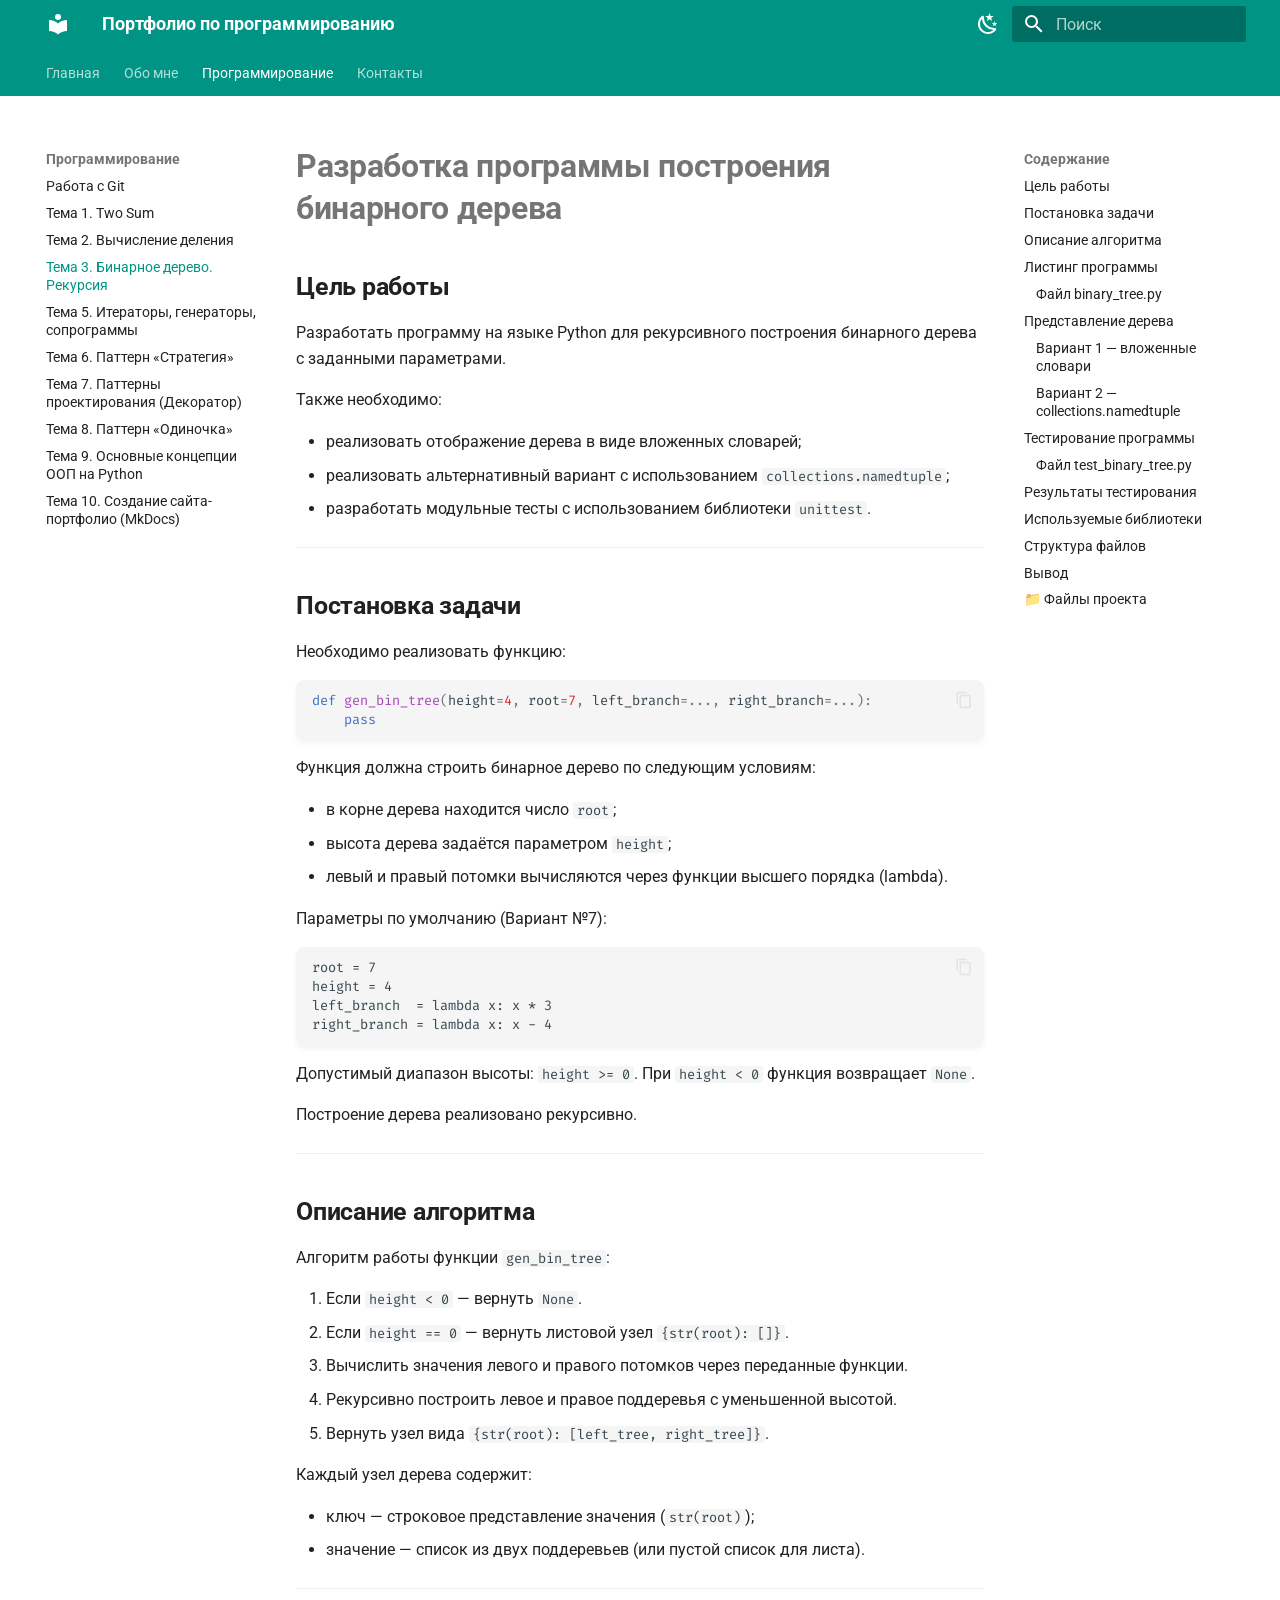
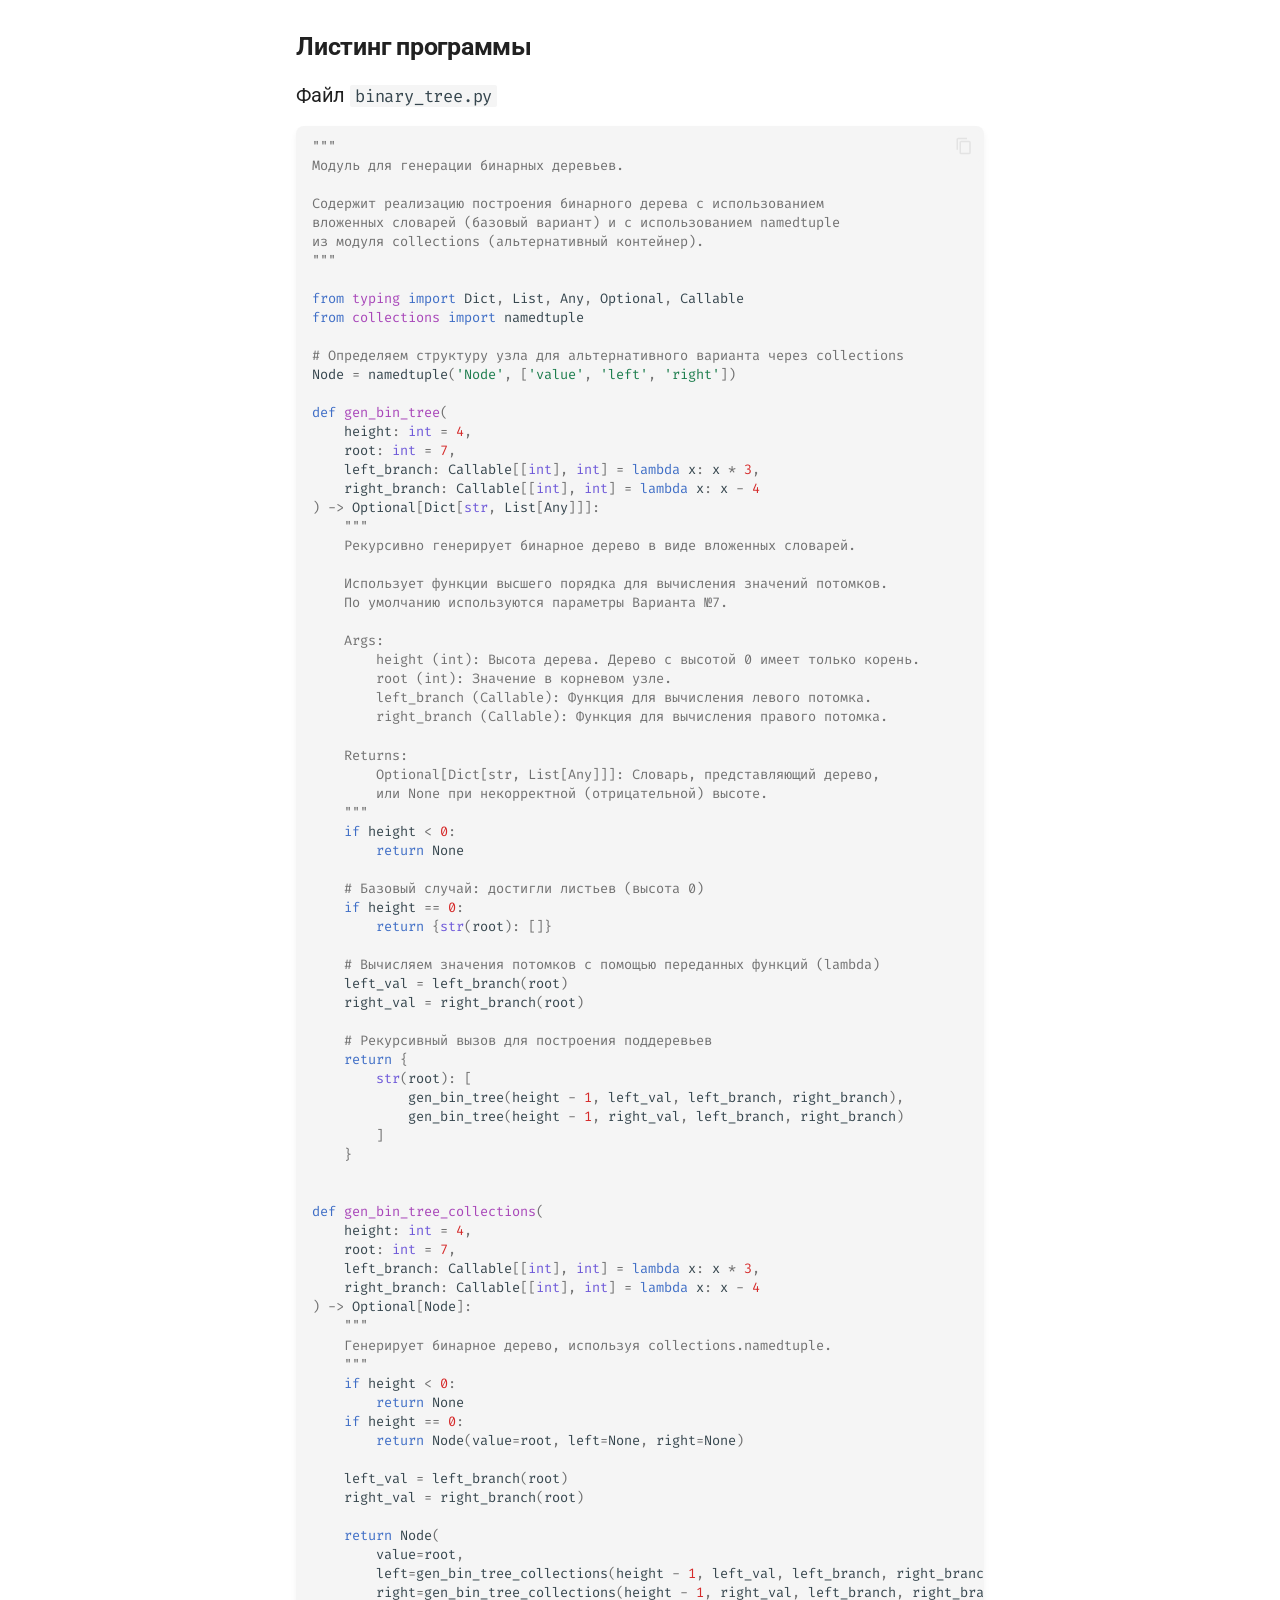
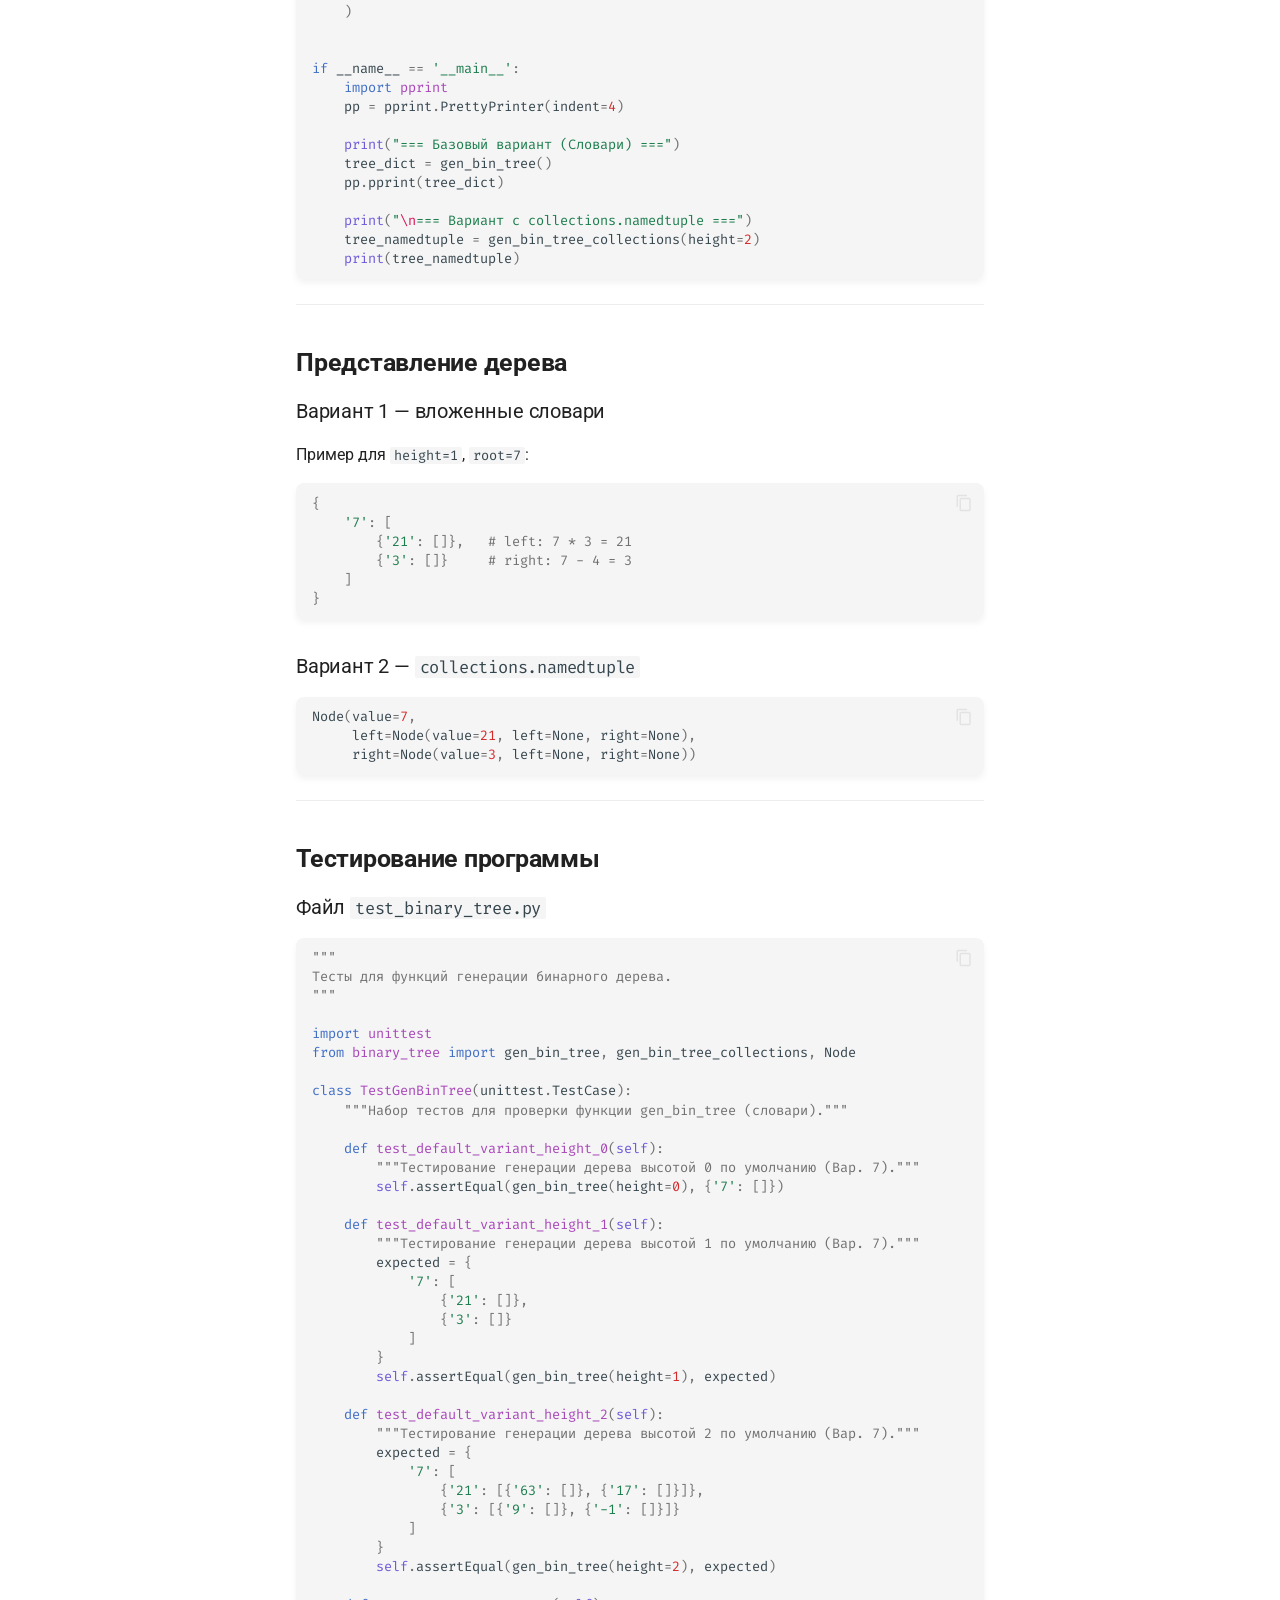
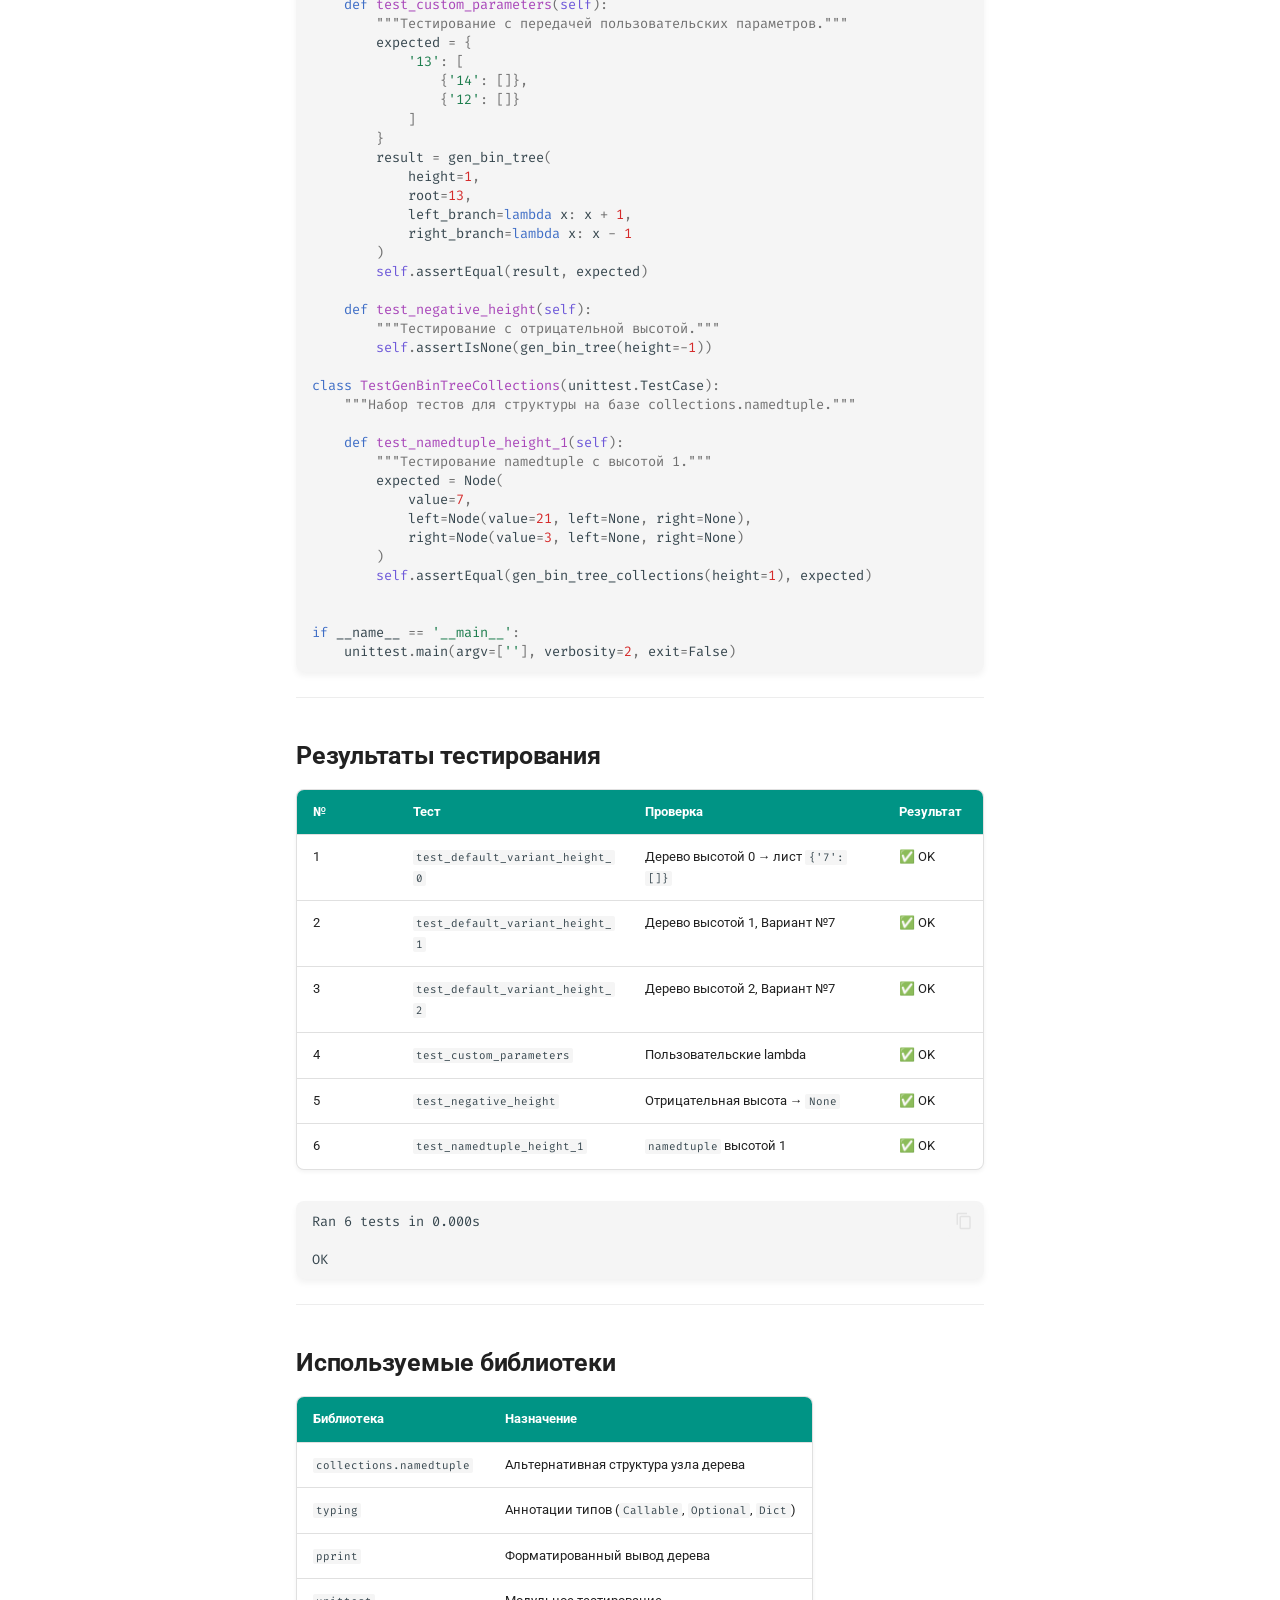
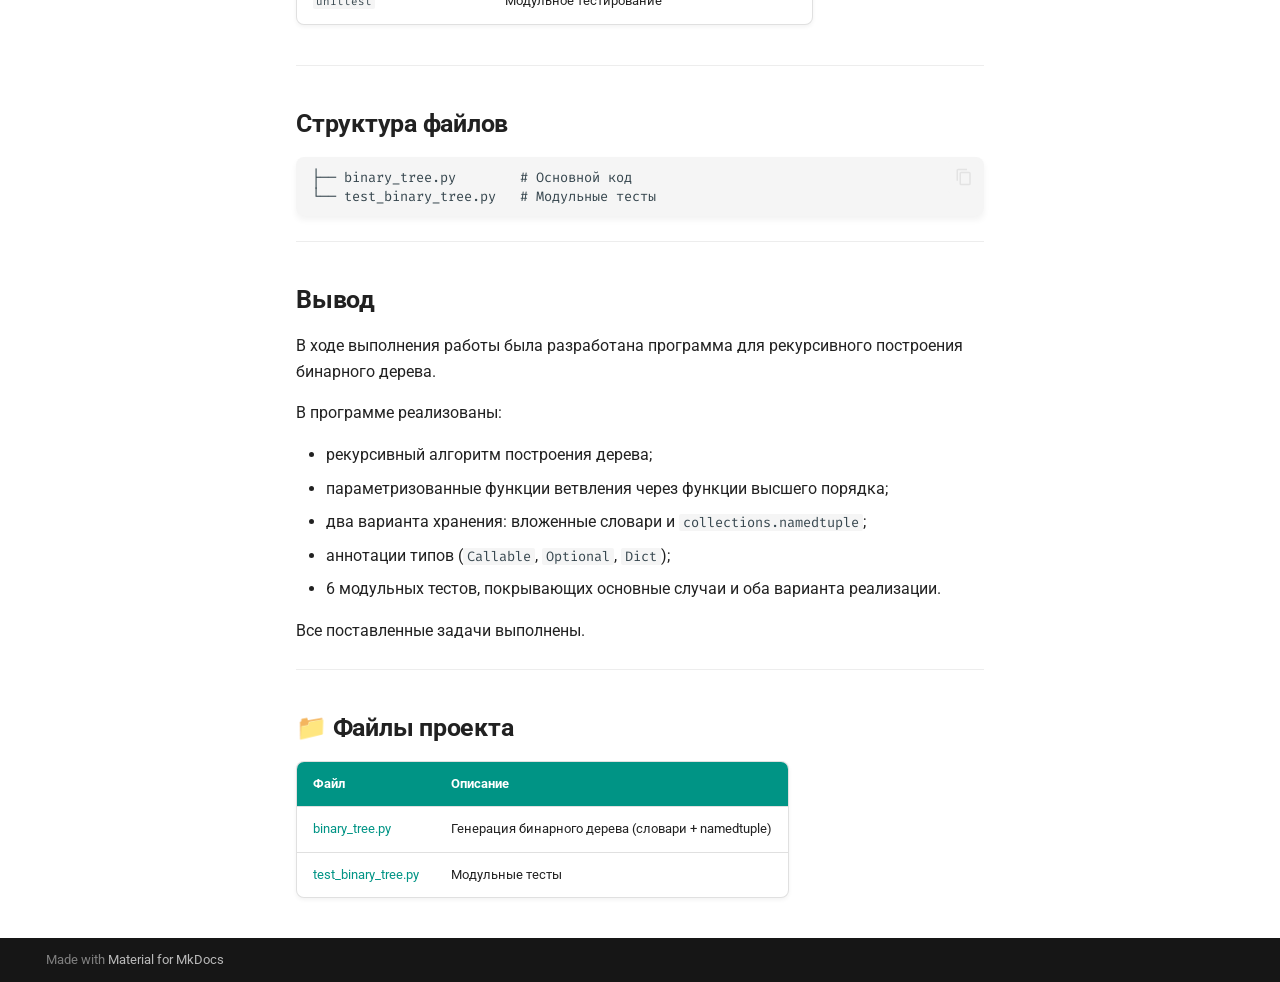
<file: programming/work3/index.html>
<!doctype html>
<html lang="ru" class="no-js">
  <head>
    
      <meta charset="utf-8">
      <meta name="viewport" content="width=device-width,initial-scale=1">
      
        <meta name="description" content="Работы по дисциплине «Программирование» — Гриненко Никита">
      
      
        <meta name="author" content="Гриненко Никита Дмитриевич">
      
      
        <link rel="canonical" href="https://nikitagrinn.github.io/portfolio-prog/programming/work3/">
      
      
        <link rel="prev" href="../work2/">
      
      
        <link rel="next" href="../work5/">
      
      
        
      
      
      <link rel="icon" href="../../assets/images/favicon.png">
      <meta name="generator" content="mkdocs-1.6.1, mkdocs-material-9.7.6">
    
    
      
        <title>Тема 3. Бинарное дерево. Рекурсия - Портфолио по программированию</title>
      
    
    
      <link rel="stylesheet" href="../../assets/stylesheets/main.484c7ddc.min.css">
      
        
        <link rel="stylesheet" href="../../assets/stylesheets/palette.ab4e12ef.min.css">
      
      


    
    
      
    
    
      
        
        
        <link rel="preconnect" href="https://fonts.gstatic.com" crossorigin>
        <link rel="stylesheet" href="https://fonts.googleapis.com/css?family=Roboto:300,300i,400,400i,700,700i%7CFira+Code:400,400i,700,700i&display=fallback">
        <style>:root{--md-text-font:"Roboto";--md-code-font:"Fira Code"}</style>
      
    
    
      <link rel="stylesheet" href="../../stylesheets/extra.css">
    
    <script>__md_scope=new URL("../..",location),__md_hash=e=>[...e].reduce(((e,_)=>(e<<5)-e+_.charCodeAt(0)),0),__md_get=(e,_=localStorage,t=__md_scope)=>JSON.parse(_.getItem(t.pathname+"."+e)),__md_set=(e,_,t=localStorage,a=__md_scope)=>{try{t.setItem(a.pathname+"."+e,JSON.stringify(_))}catch(e){}}</script>
    
      

    
    
  </head>
  
  
    
    
      
    
    
    
    
    <body dir="ltr" data-md-color-scheme="default" data-md-color-primary="teal" data-md-color-accent="cyan">
  
    
    <input class="md-toggle" data-md-toggle="drawer" type="checkbox" id="__drawer" autocomplete="off">
    <input class="md-toggle" data-md-toggle="search" type="checkbox" id="__search" autocomplete="off">
    <label class="md-overlay" for="__drawer"></label>
    <div data-md-component="skip">
      
        
        <a href="#_1" class="md-skip">
          Перейти к содержанию
        </a>
      
    </div>
    <div data-md-component="announce">
      
    </div>
    
    
      

<header class="md-header" data-md-component="header">
  <nav class="md-header__inner md-grid" aria-label="Верхний колонтитул">
    <a href="../.." title="Портфолио по программированию" class="md-header__button md-logo" aria-label="Портфолио по программированию" data-md-component="logo">
      
  
  <svg xmlns="http://www.w3.org/2000/svg" viewBox="0 0 24 24"><path d="M12 8a3 3 0 0 0 3-3 3 3 0 0 0-3-3 3 3 0 0 0-3 3 3 3 0 0 0 3 3m0 3.54C9.64 9.35 6.5 8 3 8v11c3.5 0 6.64 1.35 9 3.54 2.36-2.19 5.5-3.54 9-3.54V8c-3.5 0-6.64 1.35-9 3.54"/></svg>

    </a>
    <label class="md-header__button md-icon" for="__drawer">
      
      <svg xmlns="http://www.w3.org/2000/svg" viewBox="0 0 24 24"><path d="M3 6h18v2H3zm0 5h18v2H3zm0 5h18v2H3z"/></svg>
    </label>
    <div class="md-header__title" data-md-component="header-title">
      <div class="md-header__ellipsis">
        <div class="md-header__topic">
          <span class="md-ellipsis">
            Портфолио по программированию
          </span>
        </div>
        <div class="md-header__topic" data-md-component="header-topic">
          <span class="md-ellipsis">
            
              Тема 3. Бинарное дерево. Рекурсия
            
          </span>
        </div>
      </div>
    </div>
    
      
        <form class="md-header__option" data-md-component="palette">
  
    
    
    
    <input class="md-option" data-md-color-media="" data-md-color-scheme="default" data-md-color-primary="teal" data-md-color-accent="cyan"  aria-label="Темная тема"  type="radio" name="__palette" id="__palette_0">
    
      <label class="md-header__button md-icon" title="Темная тема" for="__palette_1" hidden>
        <svg xmlns="http://www.w3.org/2000/svg" viewBox="0 0 24 24"><path d="m17.75 4.09-2.53 1.94.91 3.06-2.63-1.81-2.63 1.81.91-3.06-2.53-1.94L12.44 4l1.06-3 1.06 3zm3.5 6.91-1.64 1.25.59 1.98-1.7-1.17-1.7 1.17.59-1.98L15.75 11l2.06-.05L18.5 9l.69 1.95zm-2.28 4.95c.83-.08 1.72 1.1 1.19 1.85-.32.45-.66.87-1.08 1.27C15.17 23 8.84 23 4.94 19.07c-3.91-3.9-3.91-10.24 0-14.14.4-.4.82-.76 1.27-1.08.75-.53 1.93.36 1.85 1.19-.27 2.86.69 5.83 2.89 8.02a9.96 9.96 0 0 0 8.02 2.89m-1.64 2.02a12.08 12.08 0 0 1-7.8-3.47c-2.17-2.19-3.33-5-3.49-7.82-2.81 3.14-2.7 7.96.31 10.98 3.02 3.01 7.84 3.12 10.98.31"/></svg>
      </label>
    
  
    
    
    
    <input class="md-option" data-md-color-media="" data-md-color-scheme="slate" data-md-color-primary="blue-grey" data-md-color-accent="cyan"  aria-label="Светлая тема"  type="radio" name="__palette" id="__palette_1">
    
      <label class="md-header__button md-icon" title="Светлая тема" for="__palette_0" hidden>
        <svg xmlns="http://www.w3.org/2000/svg" viewBox="0 0 24 24"><path d="M12 7a5 5 0 0 1 5 5 5 5 0 0 1-5 5 5 5 0 0 1-5-5 5 5 0 0 1 5-5m0 2a3 3 0 0 0-3 3 3 3 0 0 0 3 3 3 3 0 0 0 3-3 3 3 0 0 0-3-3m0-7 2.39 3.42C13.65 5.15 12.84 5 12 5s-1.65.15-2.39.42zM3.34 7l4.16-.35A7.2 7.2 0 0 0 5.94 8.5c-.44.74-.69 1.5-.83 2.29zm.02 10 1.76-3.77a7.131 7.131 0 0 0 2.38 4.14zM20.65 7l-1.77 3.79a7.02 7.02 0 0 0-2.38-4.15zm-.01 10-4.14.36c.59-.51 1.12-1.14 1.54-1.86.42-.73.69-1.5.83-2.29zM12 22l-2.41-3.44c.74.27 1.55.44 2.41.44.82 0 1.63-.17 2.37-.44z"/></svg>
      </label>
    
  
</form>
      
    
    
      <script>var palette=__md_get("__palette");if(palette&&palette.color){if("(prefers-color-scheme)"===palette.color.media){var media=matchMedia("(prefers-color-scheme: light)"),input=document.querySelector(media.matches?"[data-md-color-media='(prefers-color-scheme: light)']":"[data-md-color-media='(prefers-color-scheme: dark)']");palette.color.media=input.getAttribute("data-md-color-media"),palette.color.scheme=input.getAttribute("data-md-color-scheme"),palette.color.primary=input.getAttribute("data-md-color-primary"),palette.color.accent=input.getAttribute("data-md-color-accent")}for(var[key,value]of Object.entries(palette.color))document.body.setAttribute("data-md-color-"+key,value)}</script>
    
    
    
      
      
        <label class="md-header__button md-icon" for="__search">
          
          <svg xmlns="http://www.w3.org/2000/svg" viewBox="0 0 24 24"><path d="M9.5 3A6.5 6.5 0 0 1 16 9.5c0 1.61-.59 3.09-1.56 4.23l.27.27h.79l5 5-1.5 1.5-5-5v-.79l-.27-.27A6.52 6.52 0 0 1 9.5 16 6.5 6.5 0 0 1 3 9.5 6.5 6.5 0 0 1 9.5 3m0 2C7 5 5 7 5 9.5S7 14 9.5 14 14 12 14 9.5 12 5 9.5 5"/></svg>
        </label>
        <div class="md-search" data-md-component="search" role="dialog">
  <label class="md-search__overlay" for="__search"></label>
  <div class="md-search__inner" role="search">
    <form class="md-search__form" name="search">
      <input type="text" class="md-search__input" name="query" aria-label="Поиск" placeholder="Поиск" autocapitalize="off" autocorrect="off" autocomplete="off" spellcheck="false" data-md-component="search-query" required>
      <label class="md-search__icon md-icon" for="__search">
        
        <svg xmlns="http://www.w3.org/2000/svg" viewBox="0 0 24 24"><path d="M9.5 3A6.5 6.5 0 0 1 16 9.5c0 1.61-.59 3.09-1.56 4.23l.27.27h.79l5 5-1.5 1.5-5-5v-.79l-.27-.27A6.52 6.52 0 0 1 9.5 16 6.5 6.5 0 0 1 3 9.5 6.5 6.5 0 0 1 9.5 3m0 2C7 5 5 7 5 9.5S7 14 9.5 14 14 12 14 9.5 12 5 9.5 5"/></svg>
        
        <svg xmlns="http://www.w3.org/2000/svg" viewBox="0 0 24 24"><path d="M20 11v2H8l5.5 5.5-1.42 1.42L4.16 12l7.92-7.92L13.5 5.5 8 11z"/></svg>
      </label>
      <nav class="md-search__options" aria-label="Поиск">
        
        <button type="reset" class="md-search__icon md-icon" title="Очистить" aria-label="Очистить" tabindex="-1">
          
          <svg xmlns="http://www.w3.org/2000/svg" viewBox="0 0 24 24"><path d="M19 6.41 17.59 5 12 10.59 6.41 5 5 6.41 10.59 12 5 17.59 6.41 19 12 13.41 17.59 19 19 17.59 13.41 12z"/></svg>
        </button>
      </nav>
      
    </form>
    <div class="md-search__output">
      <div class="md-search__scrollwrap" tabindex="0" data-md-scrollfix>
        <div class="md-search-result" data-md-component="search-result">
          <div class="md-search-result__meta">
            Инициализация поиска
          </div>
          <ol class="md-search-result__list" role="presentation"></ol>
        </div>
      </div>
    </div>
  </div>
</div>
      
    
    
  </nav>
  
</header>
    
    <div class="md-container" data-md-component="container">
      
      
        
          
            
<nav class="md-tabs" aria-label="Вкладки" data-md-component="tabs">
  <div class="md-grid">
    <ul class="md-tabs__list">
      
        
  
  
  
  
    <li class="md-tabs__item">
      <a href="../.." class="md-tabs__link">
        
  
  
    
  
  Главная

      </a>
    </li>
  

      
        
  
  
  
  
    <li class="md-tabs__item">
      <a href="../../about/" class="md-tabs__link">
        
  
  
    
  
  Обо мне

      </a>
    </li>
  

      
        
  
  
  
    
  
  
    
    
      <li class="md-tabs__item md-tabs__item--active">
        <a href="../work0/" class="md-tabs__link">
          
  
  
  Программирование

        </a>
      </li>
    
  

      
        
  
  
  
  
    <li class="md-tabs__item">
      <a href="../../contacts/" class="md-tabs__link">
        
  
  
    
  
  Контакты

      </a>
    </li>
  

      
    </ul>
  </div>
</nav>
          
        
      
      <main class="md-main" data-md-component="main">
        <div class="md-main__inner md-grid">
          
            
              
              <div class="md-sidebar md-sidebar--primary" data-md-component="sidebar" data-md-type="navigation" >
                <div class="md-sidebar__scrollwrap">
                  <div class="md-sidebar__inner">
                    


  


<nav class="md-nav md-nav--primary md-nav--lifted" aria-label="Навигация" data-md-level="0">
  <label class="md-nav__title" for="__drawer">
    <a href="../.." title="Портфолио по программированию" class="md-nav__button md-logo" aria-label="Портфолио по программированию" data-md-component="logo">
      
  
  <svg xmlns="http://www.w3.org/2000/svg" viewBox="0 0 24 24"><path d="M12 8a3 3 0 0 0 3-3 3 3 0 0 0-3-3 3 3 0 0 0-3 3 3 3 0 0 0 3 3m0 3.54C9.64 9.35 6.5 8 3 8v11c3.5 0 6.64 1.35 9 3.54 2.36-2.19 5.5-3.54 9-3.54V8c-3.5 0-6.64 1.35-9 3.54"/></svg>

    </a>
    Портфолио по программированию
  </label>
  
  <ul class="md-nav__list" data-md-scrollfix>
    
      
      
  
  
  
  
    <li class="md-nav__item">
      <a href="../.." class="md-nav__link">
        
  
  
  <span class="md-ellipsis">
    
  
    Главная
  

    
  </span>
  
  

      </a>
    </li>
  

    
      
      
  
  
  
  
    <li class="md-nav__item">
      <a href="../../about/" class="md-nav__link">
        
  
  
  <span class="md-ellipsis">
    
  
    Обо мне
  

    
  </span>
  
  

      </a>
    </li>
  

    
      
      
  
  
    
  
  
  
    
    
    
    
      
        
        
      
      
        
      
    
    
    <li class="md-nav__item md-nav__item--active md-nav__item--section md-nav__item--nested">
      
        
        
        <input class="md-nav__toggle md-toggle " type="checkbox" id="__nav_3" checked>
        
          
          <label class="md-nav__link" for="__nav_3" id="__nav_3_label" tabindex="">
            
  
  
  <span class="md-ellipsis">
    
  
    Программирование
  

    
  </span>
  
  

            <span class="md-nav__icon md-icon"></span>
          </label>
        
        <nav class="md-nav" data-md-level="1" aria-labelledby="__nav_3_label" aria-expanded="true">
          <label class="md-nav__title" for="__nav_3">
            <span class="md-nav__icon md-icon"></span>
            
  
    Программирование
  

          </label>
          <ul class="md-nav__list" data-md-scrollfix>
            
              
                
  
  
  
  
    <li class="md-nav__item">
      <a href="../work0/" class="md-nav__link">
        
  
  
  <span class="md-ellipsis">
    
  
    Работа с Git
  

    
  </span>
  
  

      </a>
    </li>
  

              
            
              
                
  
  
  
  
    <li class="md-nav__item">
      <a href="../work1/" class="md-nav__link">
        
  
  
  <span class="md-ellipsis">
    
  
    Тема 1. Two Sum
  

    
  </span>
  
  

      </a>
    </li>
  

              
            
              
                
  
  
  
  
    <li class="md-nav__item">
      <a href="../work2/" class="md-nav__link">
        
  
  
  <span class="md-ellipsis">
    
  
    Тема 2. Вычисление деления
  

    
  </span>
  
  

      </a>
    </li>
  

              
            
              
                
  
  
    
  
  
  
    <li class="md-nav__item md-nav__item--active">
      
      <input class="md-nav__toggle md-toggle" type="checkbox" id="__toc">
      
      
        
      
      
        <label class="md-nav__link md-nav__link--active" for="__toc">
          
  
  
  <span class="md-ellipsis">
    
  
    Тема 3. Бинарное дерево. Рекурсия
  

    
  </span>
  
  

          <span class="md-nav__icon md-icon"></span>
        </label>
      
      <a href="./" class="md-nav__link md-nav__link--active">
        
  
  
  <span class="md-ellipsis">
    
  
    Тема 3. Бинарное дерево. Рекурсия
  

    
  </span>
  
  

      </a>
      
        

<nav class="md-nav md-nav--secondary" aria-label="Содержание">
  
  
  
    
  
  
    <label class="md-nav__title" for="__toc">
      <span class="md-nav__icon md-icon"></span>
      Содержание
    </label>
    <ul class="md-nav__list" data-md-component="toc" data-md-scrollfix>
      
        <li class="md-nav__item">
  <a href="#_2" class="md-nav__link">
    <span class="md-ellipsis">
      
        Цель работы
      
    </span>
  </a>
  
</li>
      
        <li class="md-nav__item">
  <a href="#_3" class="md-nav__link">
    <span class="md-ellipsis">
      
        Постановка задачи
      
    </span>
  </a>
  
</li>
      
        <li class="md-nav__item">
  <a href="#_4" class="md-nav__link">
    <span class="md-ellipsis">
      
        Описание алгоритма
      
    </span>
  </a>
  
</li>
      
        <li class="md-nav__item">
  <a href="#_5" class="md-nav__link">
    <span class="md-ellipsis">
      
        Листинг программы
      
    </span>
  </a>
  
    <nav class="md-nav" aria-label="Листинг программы">
      <ul class="md-nav__list">
        
          <li class="md-nav__item">
  <a href="#binary_treepy" class="md-nav__link">
    <span class="md-ellipsis">
      
        Файл binary_tree.py
      
    </span>
  </a>
  
</li>
        
      </ul>
    </nav>
  
</li>
      
        <li class="md-nav__item">
  <a href="#_6" class="md-nav__link">
    <span class="md-ellipsis">
      
        Представление дерева
      
    </span>
  </a>
  
    <nav class="md-nav" aria-label="Представление дерева">
      <ul class="md-nav__list">
        
          <li class="md-nav__item">
  <a href="#1" class="md-nav__link">
    <span class="md-ellipsis">
      
        Вариант 1 — вложенные словари
      
    </span>
  </a>
  
</li>
        
          <li class="md-nav__item">
  <a href="#2-collectionsnamedtuple" class="md-nav__link">
    <span class="md-ellipsis">
      
        Вариант 2 — collections.namedtuple
      
    </span>
  </a>
  
</li>
        
      </ul>
    </nav>
  
</li>
      
        <li class="md-nav__item">
  <a href="#_7" class="md-nav__link">
    <span class="md-ellipsis">
      
        Тестирование программы
      
    </span>
  </a>
  
    <nav class="md-nav" aria-label="Тестирование программы">
      <ul class="md-nav__list">
        
          <li class="md-nav__item">
  <a href="#test_binary_treepy" class="md-nav__link">
    <span class="md-ellipsis">
      
        Файл test_binary_tree.py
      
    </span>
  </a>
  
</li>
        
      </ul>
    </nav>
  
</li>
      
        <li class="md-nav__item">
  <a href="#_8" class="md-nav__link">
    <span class="md-ellipsis">
      
        Результаты тестирования
      
    </span>
  </a>
  
</li>
      
        <li class="md-nav__item">
  <a href="#_9" class="md-nav__link">
    <span class="md-ellipsis">
      
        Используемые библиотеки
      
    </span>
  </a>
  
</li>
      
        <li class="md-nav__item">
  <a href="#_10" class="md-nav__link">
    <span class="md-ellipsis">
      
        Структура файлов
      
    </span>
  </a>
  
</li>
      
        <li class="md-nav__item">
  <a href="#_11" class="md-nav__link">
    <span class="md-ellipsis">
      
        Вывод
      
    </span>
  </a>
  
</li>
      
        <li class="md-nav__item">
  <a href="#_12" class="md-nav__link">
    <span class="md-ellipsis">
      
        📁 Файлы проекта
      
    </span>
  </a>
  
</li>
      
    </ul>
  
</nav>
      
    </li>
  

              
            
              
                
  
  
  
  
    <li class="md-nav__item">
      <a href="../work5/" class="md-nav__link">
        
  
  
  <span class="md-ellipsis">
    
  
    Тема 5. Итераторы, генераторы, сопрограммы
  

    
  </span>
  
  

      </a>
    </li>
  

              
            
              
                
  
  
  
  
    <li class="md-nav__item">
      <a href="../work6/" class="md-nav__link">
        
  
  
  <span class="md-ellipsis">
    
  
    Тема 6. Паттерн «Стратегия»
  

    
  </span>
  
  

      </a>
    </li>
  

              
            
              
                
  
  
  
  
    <li class="md-nav__item">
      <a href="../work7/" class="md-nav__link">
        
  
  
  <span class="md-ellipsis">
    
  
    Тема 7. Паттерны проектирования (Декоратор)
  

    
  </span>
  
  

      </a>
    </li>
  

              
            
              
                
  
  
  
  
    <li class="md-nav__item">
      <a href="../work8/" class="md-nav__link">
        
  
  
  <span class="md-ellipsis">
    
  
    Тема 8. Паттерн «Одиночка»
  

    
  </span>
  
  

      </a>
    </li>
  

              
            
              
                
  
  
  
  
    <li class="md-nav__item">
      <a href="../work9/" class="md-nav__link">
        
  
  
  <span class="md-ellipsis">
    
  
    Тема 9. Основные концепции ООП на Python
  

    
  </span>
  
  

      </a>
    </li>
  

              
            
              
                
  
  
  
  
    <li class="md-nav__item">
      <a href="../work10/" class="md-nav__link">
        
  
  
  <span class="md-ellipsis">
    
  
    Тема 10. Создание сайта-портфолио (MkDocs)
  

    
  </span>
  
  

      </a>
    </li>
  

              
            
          </ul>
        </nav>
      
    </li>
  

    
      
      
  
  
  
  
    <li class="md-nav__item">
      <a href="../../contacts/" class="md-nav__link">
        
  
  
  <span class="md-ellipsis">
    
  
    Контакты
  

    
  </span>
  
  

      </a>
    </li>
  

    
  </ul>
</nav>
                  </div>
                </div>
              </div>
            
            
              
              <div class="md-sidebar md-sidebar--secondary" data-md-component="sidebar" data-md-type="toc" >
                <div class="md-sidebar__scrollwrap">
                  <div class="md-sidebar__inner">
                    

<nav class="md-nav md-nav--secondary" aria-label="Содержание">
  
  
  
    
  
  
    <label class="md-nav__title" for="__toc">
      <span class="md-nav__icon md-icon"></span>
      Содержание
    </label>
    <ul class="md-nav__list" data-md-component="toc" data-md-scrollfix>
      
        <li class="md-nav__item">
  <a href="#_2" class="md-nav__link">
    <span class="md-ellipsis">
      
        Цель работы
      
    </span>
  </a>
  
</li>
      
        <li class="md-nav__item">
  <a href="#_3" class="md-nav__link">
    <span class="md-ellipsis">
      
        Постановка задачи
      
    </span>
  </a>
  
</li>
      
        <li class="md-nav__item">
  <a href="#_4" class="md-nav__link">
    <span class="md-ellipsis">
      
        Описание алгоритма
      
    </span>
  </a>
  
</li>
      
        <li class="md-nav__item">
  <a href="#_5" class="md-nav__link">
    <span class="md-ellipsis">
      
        Листинг программы
      
    </span>
  </a>
  
    <nav class="md-nav" aria-label="Листинг программы">
      <ul class="md-nav__list">
        
          <li class="md-nav__item">
  <a href="#binary_treepy" class="md-nav__link">
    <span class="md-ellipsis">
      
        Файл binary_tree.py
      
    </span>
  </a>
  
</li>
        
      </ul>
    </nav>
  
</li>
      
        <li class="md-nav__item">
  <a href="#_6" class="md-nav__link">
    <span class="md-ellipsis">
      
        Представление дерева
      
    </span>
  </a>
  
    <nav class="md-nav" aria-label="Представление дерева">
      <ul class="md-nav__list">
        
          <li class="md-nav__item">
  <a href="#1" class="md-nav__link">
    <span class="md-ellipsis">
      
        Вариант 1 — вложенные словари
      
    </span>
  </a>
  
</li>
        
          <li class="md-nav__item">
  <a href="#2-collectionsnamedtuple" class="md-nav__link">
    <span class="md-ellipsis">
      
        Вариант 2 — collections.namedtuple
      
    </span>
  </a>
  
</li>
        
      </ul>
    </nav>
  
</li>
      
        <li class="md-nav__item">
  <a href="#_7" class="md-nav__link">
    <span class="md-ellipsis">
      
        Тестирование программы
      
    </span>
  </a>
  
    <nav class="md-nav" aria-label="Тестирование программы">
      <ul class="md-nav__list">
        
          <li class="md-nav__item">
  <a href="#test_binary_treepy" class="md-nav__link">
    <span class="md-ellipsis">
      
        Файл test_binary_tree.py
      
    </span>
  </a>
  
</li>
        
      </ul>
    </nav>
  
</li>
      
        <li class="md-nav__item">
  <a href="#_8" class="md-nav__link">
    <span class="md-ellipsis">
      
        Результаты тестирования
      
    </span>
  </a>
  
</li>
      
        <li class="md-nav__item">
  <a href="#_9" class="md-nav__link">
    <span class="md-ellipsis">
      
        Используемые библиотеки
      
    </span>
  </a>
  
</li>
      
        <li class="md-nav__item">
  <a href="#_10" class="md-nav__link">
    <span class="md-ellipsis">
      
        Структура файлов
      
    </span>
  </a>
  
</li>
      
        <li class="md-nav__item">
  <a href="#_11" class="md-nav__link">
    <span class="md-ellipsis">
      
        Вывод
      
    </span>
  </a>
  
</li>
      
        <li class="md-nav__item">
  <a href="#_12" class="md-nav__link">
    <span class="md-ellipsis">
      
        📁 Файлы проекта
      
    </span>
  </a>
  
</li>
      
    </ul>
  
</nav>
                  </div>
                </div>
              </div>
            
          
          
            <div class="md-content" data-md-component="content">
              
              <article class="md-content__inner md-typeset">
                
                  



<h1 id="_1">Разработка программы построения бинарного дерева<a class="headerlink" href="#_1" title="Permanent link">&para;</a></h1>
<h2 id="_2">Цель работы<a class="headerlink" href="#_2" title="Permanent link">&para;</a></h2>
<p>Разработать программу на языке Python для рекурсивного построения бинарного дерева с заданными параметрами.</p>
<p>Также необходимо:</p>
<ul>
<li>реализовать отображение дерева в виде вложенных словарей;</li>
<li>реализовать альтернативный вариант с использованием <code>collections.namedtuple</code>;</li>
<li>разработать модульные тесты с использованием библиотеки <code>unittest</code>.</li>
</ul>
<hr />
<h2 id="_3">Постановка задачи<a class="headerlink" href="#_3" title="Permanent link">&para;</a></h2>
<p>Необходимо реализовать функцию:</p>
<div class="highlight"><pre><span></span><code><span class="k">def</span><span class="w"> </span><span class="nf">gen_bin_tree</span><span class="p">(</span><span class="n">height</span><span class="o">=</span><span class="mi">4</span><span class="p">,</span> <span class="n">root</span><span class="o">=</span><span class="mi">7</span><span class="p">,</span> <span class="n">left_branch</span><span class="o">=...</span><span class="p">,</span> <span class="n">right_branch</span><span class="o">=...</span><span class="p">):</span>
    <span class="k">pass</span>
</code></pre></div>
<p>Функция должна строить бинарное дерево по следующим условиям:</p>
<ul>
<li>в корне дерева находится число <code>root</code>;</li>
<li>высота дерева задаётся параметром <code>height</code>;</li>
<li>левый и правый потомки вычисляются через функции высшего порядка (lambda).</li>
</ul>
<p>Параметры по умолчанию (Вариант №7):</p>
<div class="highlight"><pre><span></span><code>root = 7
height = 4
left_branch  = lambda x: x * 3
right_branch = lambda x: x - 4
</code></pre></div>
<p>Допустимый диапазон высоты: <code>height &gt;= 0</code>. При <code>height &lt; 0</code> функция возвращает <code>None</code>.</p>
<p>Построение дерева реализовано рекурсивно.</p>
<hr />
<h2 id="_4">Описание алгоритма<a class="headerlink" href="#_4" title="Permanent link">&para;</a></h2>
<p>Алгоритм работы функции <code>gen_bin_tree</code>:</p>
<ol>
<li>Если <code>height &lt; 0</code> — вернуть <code>None</code>.</li>
<li>Если <code>height == 0</code> — вернуть листовой узел <code>{str(root): []}</code>.</li>
<li>Вычислить значения левого и правого потомков через переданные функции.</li>
<li>Рекурсивно построить левое и правое поддеревья с уменьшенной высотой.</li>
<li>Вернуть узел вида <code>{str(root): [left_tree, right_tree]}</code>.</li>
</ol>
<p>Каждый узел дерева содержит:</p>
<ul>
<li>ключ — строковое представление значения (<code>str(root)</code>);</li>
<li>значение — список из двух поддеревьев (или пустой список для листа).</li>
</ul>
<hr />
<h2 id="_5">Листинг программы<a class="headerlink" href="#_5" title="Permanent link">&para;</a></h2>
<h3 id="binary_treepy">Файл <code>binary_tree.py</code><a class="headerlink" href="#binary_treepy" title="Permanent link">&para;</a></h3>
<div class="highlight"><pre><span></span><code><span class="sd">&quot;&quot;&quot;</span>
<span class="sd">Модуль для генерации бинарных деревьев.</span>

<span class="sd">Содержит реализацию построения бинарного дерева с использованием</span>
<span class="sd">вложенных словарей (базовый вариант) и с использованием namedtuple</span>
<span class="sd">из модуля collections (альтернативный контейнер).</span>
<span class="sd">&quot;&quot;&quot;</span>

<span class="kn">from</span><span class="w"> </span><span class="nn">typing</span><span class="w"> </span><span class="kn">import</span> <span class="n">Dict</span><span class="p">,</span> <span class="n">List</span><span class="p">,</span> <span class="n">Any</span><span class="p">,</span> <span class="n">Optional</span><span class="p">,</span> <span class="n">Callable</span>
<span class="kn">from</span><span class="w"> </span><span class="nn">collections</span><span class="w"> </span><span class="kn">import</span> <span class="n">namedtuple</span>

<span class="c1"># Определяем структуру узла для альтернативного варианта через collections</span>
<span class="n">Node</span> <span class="o">=</span> <span class="n">namedtuple</span><span class="p">(</span><span class="s1">&#39;Node&#39;</span><span class="p">,</span> <span class="p">[</span><span class="s1">&#39;value&#39;</span><span class="p">,</span> <span class="s1">&#39;left&#39;</span><span class="p">,</span> <span class="s1">&#39;right&#39;</span><span class="p">])</span>

<span class="k">def</span><span class="w"> </span><span class="nf">gen_bin_tree</span><span class="p">(</span>
    <span class="n">height</span><span class="p">:</span> <span class="nb">int</span> <span class="o">=</span> <span class="mi">4</span><span class="p">,</span>
    <span class="n">root</span><span class="p">:</span> <span class="nb">int</span> <span class="o">=</span> <span class="mi">7</span><span class="p">,</span>
    <span class="n">left_branch</span><span class="p">:</span> <span class="n">Callable</span><span class="p">[[</span><span class="nb">int</span><span class="p">],</span> <span class="nb">int</span><span class="p">]</span> <span class="o">=</span> <span class="k">lambda</span> <span class="n">x</span><span class="p">:</span> <span class="n">x</span> <span class="o">*</span> <span class="mi">3</span><span class="p">,</span>
    <span class="n">right_branch</span><span class="p">:</span> <span class="n">Callable</span><span class="p">[[</span><span class="nb">int</span><span class="p">],</span> <span class="nb">int</span><span class="p">]</span> <span class="o">=</span> <span class="k">lambda</span> <span class="n">x</span><span class="p">:</span> <span class="n">x</span> <span class="o">-</span> <span class="mi">4</span>
<span class="p">)</span> <span class="o">-&gt;</span> <span class="n">Optional</span><span class="p">[</span><span class="n">Dict</span><span class="p">[</span><span class="nb">str</span><span class="p">,</span> <span class="n">List</span><span class="p">[</span><span class="n">Any</span><span class="p">]]]:</span>
<span class="w">    </span><span class="sd">&quot;&quot;&quot;</span>
<span class="sd">    Рекурсивно генерирует бинарное дерево в виде вложенных словарей.</span>

<span class="sd">    Использует функции высшего порядка для вычисления значений потомков.</span>
<span class="sd">    По умолчанию используются параметры Варианта №7.</span>

<span class="sd">    Args:</span>
<span class="sd">        height (int): Высота дерева. Дерево с высотой 0 имеет только корень.</span>
<span class="sd">        root (int): Значение в корневом узле.</span>
<span class="sd">        left_branch (Callable): Функция для вычисления левого потомка.</span>
<span class="sd">        right_branch (Callable): Функция для вычисления правого потомка.</span>

<span class="sd">    Returns:</span>
<span class="sd">        Optional[Dict[str, List[Any]]]: Словарь, представляющий дерево,</span>
<span class="sd">        или None при некорректной (отрицательной) высоте.</span>
<span class="sd">    &quot;&quot;&quot;</span>
    <span class="k">if</span> <span class="n">height</span> <span class="o">&lt;</span> <span class="mi">0</span><span class="p">:</span>
        <span class="k">return</span> <span class="kc">None</span>

    <span class="c1"># Базовый случай: достигли листьев (высота 0)</span>
    <span class="k">if</span> <span class="n">height</span> <span class="o">==</span> <span class="mi">0</span><span class="p">:</span>
        <span class="k">return</span> <span class="p">{</span><span class="nb">str</span><span class="p">(</span><span class="n">root</span><span class="p">):</span> <span class="p">[]}</span>

    <span class="c1"># Вычисляем значения потомков с помощью переданных функций (lambda)</span>
    <span class="n">left_val</span> <span class="o">=</span> <span class="n">left_branch</span><span class="p">(</span><span class="n">root</span><span class="p">)</span>
    <span class="n">right_val</span> <span class="o">=</span> <span class="n">right_branch</span><span class="p">(</span><span class="n">root</span><span class="p">)</span>

    <span class="c1"># Рекурсивный вызов для построения поддеревьев</span>
    <span class="k">return</span> <span class="p">{</span>
        <span class="nb">str</span><span class="p">(</span><span class="n">root</span><span class="p">):</span> <span class="p">[</span>
            <span class="n">gen_bin_tree</span><span class="p">(</span><span class="n">height</span> <span class="o">-</span> <span class="mi">1</span><span class="p">,</span> <span class="n">left_val</span><span class="p">,</span> <span class="n">left_branch</span><span class="p">,</span> <span class="n">right_branch</span><span class="p">),</span>
            <span class="n">gen_bin_tree</span><span class="p">(</span><span class="n">height</span> <span class="o">-</span> <span class="mi">1</span><span class="p">,</span> <span class="n">right_val</span><span class="p">,</span> <span class="n">left_branch</span><span class="p">,</span> <span class="n">right_branch</span><span class="p">)</span>
        <span class="p">]</span>
    <span class="p">}</span>


<span class="k">def</span><span class="w"> </span><span class="nf">gen_bin_tree_collections</span><span class="p">(</span>
    <span class="n">height</span><span class="p">:</span> <span class="nb">int</span> <span class="o">=</span> <span class="mi">4</span><span class="p">,</span>
    <span class="n">root</span><span class="p">:</span> <span class="nb">int</span> <span class="o">=</span> <span class="mi">7</span><span class="p">,</span>
    <span class="n">left_branch</span><span class="p">:</span> <span class="n">Callable</span><span class="p">[[</span><span class="nb">int</span><span class="p">],</span> <span class="nb">int</span><span class="p">]</span> <span class="o">=</span> <span class="k">lambda</span> <span class="n">x</span><span class="p">:</span> <span class="n">x</span> <span class="o">*</span> <span class="mi">3</span><span class="p">,</span>
    <span class="n">right_branch</span><span class="p">:</span> <span class="n">Callable</span><span class="p">[[</span><span class="nb">int</span><span class="p">],</span> <span class="nb">int</span><span class="p">]</span> <span class="o">=</span> <span class="k">lambda</span> <span class="n">x</span><span class="p">:</span> <span class="n">x</span> <span class="o">-</span> <span class="mi">4</span>
<span class="p">)</span> <span class="o">-&gt;</span> <span class="n">Optional</span><span class="p">[</span><span class="n">Node</span><span class="p">]:</span>
<span class="w">    </span><span class="sd">&quot;&quot;&quot;</span>
<span class="sd">    Генерирует бинарное дерево, используя collections.namedtuple.</span>
<span class="sd">    &quot;&quot;&quot;</span>
    <span class="k">if</span> <span class="n">height</span> <span class="o">&lt;</span> <span class="mi">0</span><span class="p">:</span>
        <span class="k">return</span> <span class="kc">None</span>
    <span class="k">if</span> <span class="n">height</span> <span class="o">==</span> <span class="mi">0</span><span class="p">:</span>
        <span class="k">return</span> <span class="n">Node</span><span class="p">(</span><span class="n">value</span><span class="o">=</span><span class="n">root</span><span class="p">,</span> <span class="n">left</span><span class="o">=</span><span class="kc">None</span><span class="p">,</span> <span class="n">right</span><span class="o">=</span><span class="kc">None</span><span class="p">)</span>

    <span class="n">left_val</span> <span class="o">=</span> <span class="n">left_branch</span><span class="p">(</span><span class="n">root</span><span class="p">)</span>
    <span class="n">right_val</span> <span class="o">=</span> <span class="n">right_branch</span><span class="p">(</span><span class="n">root</span><span class="p">)</span>

    <span class="k">return</span> <span class="n">Node</span><span class="p">(</span>
        <span class="n">value</span><span class="o">=</span><span class="n">root</span><span class="p">,</span>
        <span class="n">left</span><span class="o">=</span><span class="n">gen_bin_tree_collections</span><span class="p">(</span><span class="n">height</span> <span class="o">-</span> <span class="mi">1</span><span class="p">,</span> <span class="n">left_val</span><span class="p">,</span> <span class="n">left_branch</span><span class="p">,</span> <span class="n">right_branch</span><span class="p">),</span>
        <span class="n">right</span><span class="o">=</span><span class="n">gen_bin_tree_collections</span><span class="p">(</span><span class="n">height</span> <span class="o">-</span> <span class="mi">1</span><span class="p">,</span> <span class="n">right_val</span><span class="p">,</span> <span class="n">left_branch</span><span class="p">,</span> <span class="n">right_branch</span><span class="p">)</span>
    <span class="p">)</span>


<span class="k">if</span> <span class="vm">__name__</span> <span class="o">==</span> <span class="s1">&#39;__main__&#39;</span><span class="p">:</span>
    <span class="kn">import</span><span class="w"> </span><span class="nn">pprint</span>
    <span class="n">pp</span> <span class="o">=</span> <span class="n">pprint</span><span class="o">.</span><span class="n">PrettyPrinter</span><span class="p">(</span><span class="n">indent</span><span class="o">=</span><span class="mi">4</span><span class="p">)</span>

    <span class="nb">print</span><span class="p">(</span><span class="s2">&quot;=== Базовый вариант (Словари) ===&quot;</span><span class="p">)</span>
    <span class="n">tree_dict</span> <span class="o">=</span> <span class="n">gen_bin_tree</span><span class="p">()</span>
    <span class="n">pp</span><span class="o">.</span><span class="n">pprint</span><span class="p">(</span><span class="n">tree_dict</span><span class="p">)</span>

    <span class="nb">print</span><span class="p">(</span><span class="s2">&quot;</span><span class="se">\n</span><span class="s2">=== Вариант с collections.namedtuple ===&quot;</span><span class="p">)</span>
    <span class="n">tree_namedtuple</span> <span class="o">=</span> <span class="n">gen_bin_tree_collections</span><span class="p">(</span><span class="n">height</span><span class="o">=</span><span class="mi">2</span><span class="p">)</span>
    <span class="nb">print</span><span class="p">(</span><span class="n">tree_namedtuple</span><span class="p">)</span>
</code></pre></div>
<hr />
<h2 id="_6">Представление дерева<a class="headerlink" href="#_6" title="Permanent link">&para;</a></h2>
<h3 id="1">Вариант 1 — вложенные словари<a class="headerlink" href="#1" title="Permanent link">&para;</a></h3>
<p>Пример для <code>height=1</code>, <code>root=7</code>:</p>
<div class="highlight"><pre><span></span><code><span class="p">{</span>
    <span class="s1">&#39;7&#39;</span><span class="p">:</span> <span class="p">[</span>
        <span class="p">{</span><span class="s1">&#39;21&#39;</span><span class="p">:</span> <span class="p">[]},</span>   <span class="c1"># left: 7 * 3 = 21</span>
        <span class="p">{</span><span class="s1">&#39;3&#39;</span><span class="p">:</span> <span class="p">[]}</span>     <span class="c1"># right: 7 - 4 = 3</span>
    <span class="p">]</span>
<span class="p">}</span>
</code></pre></div>
<h3 id="2-collectionsnamedtuple">Вариант 2 — <code>collections.namedtuple</code><a class="headerlink" href="#2-collectionsnamedtuple" title="Permanent link">&para;</a></h3>
<div class="highlight"><pre><span></span><code><span class="n">Node</span><span class="p">(</span><span class="n">value</span><span class="o">=</span><span class="mi">7</span><span class="p">,</span>
     <span class="n">left</span><span class="o">=</span><span class="n">Node</span><span class="p">(</span><span class="n">value</span><span class="o">=</span><span class="mi">21</span><span class="p">,</span> <span class="n">left</span><span class="o">=</span><span class="kc">None</span><span class="p">,</span> <span class="n">right</span><span class="o">=</span><span class="kc">None</span><span class="p">),</span>
     <span class="n">right</span><span class="o">=</span><span class="n">Node</span><span class="p">(</span><span class="n">value</span><span class="o">=</span><span class="mi">3</span><span class="p">,</span> <span class="n">left</span><span class="o">=</span><span class="kc">None</span><span class="p">,</span> <span class="n">right</span><span class="o">=</span><span class="kc">None</span><span class="p">))</span>
</code></pre></div>
<hr />
<h2 id="_7">Тестирование программы<a class="headerlink" href="#_7" title="Permanent link">&para;</a></h2>
<h3 id="test_binary_treepy">Файл <code>test_binary_tree.py</code><a class="headerlink" href="#test_binary_treepy" title="Permanent link">&para;</a></h3>
<div class="highlight"><pre><span></span><code><span class="sd">&quot;&quot;&quot;</span>
<span class="sd">Тесты для функций генерации бинарного дерева.</span>
<span class="sd">&quot;&quot;&quot;</span>

<span class="kn">import</span><span class="w"> </span><span class="nn">unittest</span>
<span class="kn">from</span><span class="w"> </span><span class="nn">binary_tree</span><span class="w"> </span><span class="kn">import</span> <span class="n">gen_bin_tree</span><span class="p">,</span> <span class="n">gen_bin_tree_collections</span><span class="p">,</span> <span class="n">Node</span>

<span class="k">class</span><span class="w"> </span><span class="nc">TestGenBinTree</span><span class="p">(</span><span class="n">unittest</span><span class="o">.</span><span class="n">TestCase</span><span class="p">):</span>
<span class="w">    </span><span class="sd">&quot;&quot;&quot;Набор тестов для проверки функции gen_bin_tree (словари).&quot;&quot;&quot;</span>

    <span class="k">def</span><span class="w"> </span><span class="nf">test_default_variant_height_0</span><span class="p">(</span><span class="bp">self</span><span class="p">):</span>
<span class="w">        </span><span class="sd">&quot;&quot;&quot;Тестирование генерации дерева высотой 0 по умолчанию (Вар. 7).&quot;&quot;&quot;</span>
        <span class="bp">self</span><span class="o">.</span><span class="n">assertEqual</span><span class="p">(</span><span class="n">gen_bin_tree</span><span class="p">(</span><span class="n">height</span><span class="o">=</span><span class="mi">0</span><span class="p">),</span> <span class="p">{</span><span class="s1">&#39;7&#39;</span><span class="p">:</span> <span class="p">[]})</span>

    <span class="k">def</span><span class="w"> </span><span class="nf">test_default_variant_height_1</span><span class="p">(</span><span class="bp">self</span><span class="p">):</span>
<span class="w">        </span><span class="sd">&quot;&quot;&quot;Тестирование генерации дерева высотой 1 по умолчанию (Вар. 7).&quot;&quot;&quot;</span>
        <span class="n">expected</span> <span class="o">=</span> <span class="p">{</span>
            <span class="s1">&#39;7&#39;</span><span class="p">:</span> <span class="p">[</span>
                <span class="p">{</span><span class="s1">&#39;21&#39;</span><span class="p">:</span> <span class="p">[]},</span>
                <span class="p">{</span><span class="s1">&#39;3&#39;</span><span class="p">:</span> <span class="p">[]}</span>
            <span class="p">]</span>
        <span class="p">}</span>
        <span class="bp">self</span><span class="o">.</span><span class="n">assertEqual</span><span class="p">(</span><span class="n">gen_bin_tree</span><span class="p">(</span><span class="n">height</span><span class="o">=</span><span class="mi">1</span><span class="p">),</span> <span class="n">expected</span><span class="p">)</span>

    <span class="k">def</span><span class="w"> </span><span class="nf">test_default_variant_height_2</span><span class="p">(</span><span class="bp">self</span><span class="p">):</span>
<span class="w">        </span><span class="sd">&quot;&quot;&quot;Тестирование генерации дерева высотой 2 по умолчанию (Вар. 7).&quot;&quot;&quot;</span>
        <span class="n">expected</span> <span class="o">=</span> <span class="p">{</span>
            <span class="s1">&#39;7&#39;</span><span class="p">:</span> <span class="p">[</span>
                <span class="p">{</span><span class="s1">&#39;21&#39;</span><span class="p">:</span> <span class="p">[{</span><span class="s1">&#39;63&#39;</span><span class="p">:</span> <span class="p">[]},</span> <span class="p">{</span><span class="s1">&#39;17&#39;</span><span class="p">:</span> <span class="p">[]}]},</span>
                <span class="p">{</span><span class="s1">&#39;3&#39;</span><span class="p">:</span> <span class="p">[{</span><span class="s1">&#39;9&#39;</span><span class="p">:</span> <span class="p">[]},</span> <span class="p">{</span><span class="s1">&#39;-1&#39;</span><span class="p">:</span> <span class="p">[]}]}</span>
            <span class="p">]</span>
        <span class="p">}</span>
        <span class="bp">self</span><span class="o">.</span><span class="n">assertEqual</span><span class="p">(</span><span class="n">gen_bin_tree</span><span class="p">(</span><span class="n">height</span><span class="o">=</span><span class="mi">2</span><span class="p">),</span> <span class="n">expected</span><span class="p">)</span>

    <span class="k">def</span><span class="w"> </span><span class="nf">test_custom_parameters</span><span class="p">(</span><span class="bp">self</span><span class="p">):</span>
<span class="w">        </span><span class="sd">&quot;&quot;&quot;Тестирование с передачей пользовательских параметров.&quot;&quot;&quot;</span>
        <span class="n">expected</span> <span class="o">=</span> <span class="p">{</span>
            <span class="s1">&#39;13&#39;</span><span class="p">:</span> <span class="p">[</span>
                <span class="p">{</span><span class="s1">&#39;14&#39;</span><span class="p">:</span> <span class="p">[]},</span>
                <span class="p">{</span><span class="s1">&#39;12&#39;</span><span class="p">:</span> <span class="p">[]}</span>
            <span class="p">]</span>
        <span class="p">}</span>
        <span class="n">result</span> <span class="o">=</span> <span class="n">gen_bin_tree</span><span class="p">(</span>
            <span class="n">height</span><span class="o">=</span><span class="mi">1</span><span class="p">,</span>
            <span class="n">root</span><span class="o">=</span><span class="mi">13</span><span class="p">,</span>
            <span class="n">left_branch</span><span class="o">=</span><span class="k">lambda</span> <span class="n">x</span><span class="p">:</span> <span class="n">x</span> <span class="o">+</span> <span class="mi">1</span><span class="p">,</span>
            <span class="n">right_branch</span><span class="o">=</span><span class="k">lambda</span> <span class="n">x</span><span class="p">:</span> <span class="n">x</span> <span class="o">-</span> <span class="mi">1</span>
        <span class="p">)</span>
        <span class="bp">self</span><span class="o">.</span><span class="n">assertEqual</span><span class="p">(</span><span class="n">result</span><span class="p">,</span> <span class="n">expected</span><span class="p">)</span>

    <span class="k">def</span><span class="w"> </span><span class="nf">test_negative_height</span><span class="p">(</span><span class="bp">self</span><span class="p">):</span>
<span class="w">        </span><span class="sd">&quot;&quot;&quot;Тестирование с отрицательной высотой.&quot;&quot;&quot;</span>
        <span class="bp">self</span><span class="o">.</span><span class="n">assertIsNone</span><span class="p">(</span><span class="n">gen_bin_tree</span><span class="p">(</span><span class="n">height</span><span class="o">=-</span><span class="mi">1</span><span class="p">))</span>

<span class="k">class</span><span class="w"> </span><span class="nc">TestGenBinTreeCollections</span><span class="p">(</span><span class="n">unittest</span><span class="o">.</span><span class="n">TestCase</span><span class="p">):</span>
<span class="w">    </span><span class="sd">&quot;&quot;&quot;Набор тестов для структуры на базе collections.namedtuple.&quot;&quot;&quot;</span>

    <span class="k">def</span><span class="w"> </span><span class="nf">test_namedtuple_height_1</span><span class="p">(</span><span class="bp">self</span><span class="p">):</span>
<span class="w">        </span><span class="sd">&quot;&quot;&quot;Тестирование namedtuple с высотой 1.&quot;&quot;&quot;</span>
        <span class="n">expected</span> <span class="o">=</span> <span class="n">Node</span><span class="p">(</span>
            <span class="n">value</span><span class="o">=</span><span class="mi">7</span><span class="p">,</span>
            <span class="n">left</span><span class="o">=</span><span class="n">Node</span><span class="p">(</span><span class="n">value</span><span class="o">=</span><span class="mi">21</span><span class="p">,</span> <span class="n">left</span><span class="o">=</span><span class="kc">None</span><span class="p">,</span> <span class="n">right</span><span class="o">=</span><span class="kc">None</span><span class="p">),</span>
            <span class="n">right</span><span class="o">=</span><span class="n">Node</span><span class="p">(</span><span class="n">value</span><span class="o">=</span><span class="mi">3</span><span class="p">,</span> <span class="n">left</span><span class="o">=</span><span class="kc">None</span><span class="p">,</span> <span class="n">right</span><span class="o">=</span><span class="kc">None</span><span class="p">)</span>
        <span class="p">)</span>
        <span class="bp">self</span><span class="o">.</span><span class="n">assertEqual</span><span class="p">(</span><span class="n">gen_bin_tree_collections</span><span class="p">(</span><span class="n">height</span><span class="o">=</span><span class="mi">1</span><span class="p">),</span> <span class="n">expected</span><span class="p">)</span>


<span class="k">if</span> <span class="vm">__name__</span> <span class="o">==</span> <span class="s1">&#39;__main__&#39;</span><span class="p">:</span>
    <span class="n">unittest</span><span class="o">.</span><span class="n">main</span><span class="p">(</span><span class="n">argv</span><span class="o">=</span><span class="p">[</span><span class="s1">&#39;&#39;</span><span class="p">],</span> <span class="n">verbosity</span><span class="o">=</span><span class="mi">2</span><span class="p">,</span> <span class="n">exit</span><span class="o">=</span><span class="kc">False</span><span class="p">)</span>
</code></pre></div>
<hr />
<h2 id="_8">Результаты тестирования<a class="headerlink" href="#_8" title="Permanent link">&para;</a></h2>
<table>
<thead>
<tr>
<th>№</th>
<th>Тест</th>
<th>Проверка</th>
<th>Результат</th>
</tr>
</thead>
<tbody>
<tr>
<td>1</td>
<td><code>test_default_variant_height_0</code></td>
<td>Дерево высотой 0 → лист <code>{'7': []}</code></td>
<td>✅ OK</td>
</tr>
<tr>
<td>2</td>
<td><code>test_default_variant_height_1</code></td>
<td>Дерево высотой 1, Вариант №7</td>
<td>✅ OK</td>
</tr>
<tr>
<td>3</td>
<td><code>test_default_variant_height_2</code></td>
<td>Дерево высотой 2, Вариант №7</td>
<td>✅ OK</td>
</tr>
<tr>
<td>4</td>
<td><code>test_custom_parameters</code></td>
<td>Пользовательские lambda</td>
<td>✅ OK</td>
</tr>
<tr>
<td>5</td>
<td><code>test_negative_height</code></td>
<td>Отрицательная высота → <code>None</code></td>
<td>✅ OK</td>
</tr>
<tr>
<td>6</td>
<td><code>test_namedtuple_height_1</code></td>
<td><code>namedtuple</code> высотой 1</td>
<td>✅ OK</td>
</tr>
</tbody>
</table>
<div class="highlight"><pre><span></span><code>Ran 6 tests in 0.000s

OK
</code></pre></div>
<hr />
<h2 id="_9">Используемые библиотеки<a class="headerlink" href="#_9" title="Permanent link">&para;</a></h2>
<table>
<thead>
<tr>
<th>Библиотека</th>
<th>Назначение</th>
</tr>
</thead>
<tbody>
<tr>
<td><code>collections.namedtuple</code></td>
<td>Альтернативная структура узла дерева</td>
</tr>
<tr>
<td><code>typing</code></td>
<td>Аннотации типов (<code>Callable</code>, <code>Optional</code>, <code>Dict</code>)</td>
</tr>
<tr>
<td><code>pprint</code></td>
<td>Форматированный вывод дерева</td>
</tr>
<tr>
<td><code>unittest</code></td>
<td>Модульное тестирование</td>
</tr>
</tbody>
</table>
<hr />
<h2 id="_10">Структура файлов<a class="headerlink" href="#_10" title="Permanent link">&para;</a></h2>
<div class="highlight"><pre><span></span><code>├── binary_tree.py        # Основной код
└── test_binary_tree.py   # Модульные тесты
</code></pre></div>
<hr />
<h2 id="_11">Вывод<a class="headerlink" href="#_11" title="Permanent link">&para;</a></h2>
<p>В ходе выполнения работы была разработана программа для рекурсивного построения бинарного дерева.</p>
<p>В программе реализованы:</p>
<ul>
<li>рекурсивный алгоритм построения дерева;</li>
<li>параметризованные функции ветвления через функции высшего порядка;</li>
<li>два варианта хранения: вложенные словари и <code>collections.namedtuple</code>;</li>
<li>аннотации типов (<code>Callable</code>, <code>Optional</code>, <code>Dict</code>);</li>
<li>6 модульных тестов, покрывающих основные случаи и оба варианта реализации.</li>
</ul>
<p>Все поставленные задачи выполнены.</p>
<hr />
<h2 id="_12">📁 Файлы проекта<a class="headerlink" href="#_12" title="Permanent link">&para;</a></h2>
<table>
<thead>
<tr>
<th>Файл</th>
<th>Описание</th>
</tr>
</thead>
<tbody>
<tr>
<td><a href="../lab3/binary_tree.py">binary_tree.py</a></td>
<td>Генерация бинарного дерева (словари + namedtuple)</td>
</tr>
<tr>
<td><a href="../lab3/test_binary_tree.py">test_binary_tree.py</a></td>
<td>Модульные тесты</td>
</tr>
</tbody>
</table>












                
              </article>
            </div>
          
          
<script>var target=document.getElementById(location.hash.slice(1));target&&target.name&&(target.checked=target.name.startsWith("__tabbed_"))</script>
        </div>
        
          <button type="button" class="md-top md-icon" data-md-component="top" hidden>
  
  <svg xmlns="http://www.w3.org/2000/svg" viewBox="0 0 24 24"><path d="M13 20h-2V8l-5.5 5.5-1.42-1.42L12 4.16l7.92 7.92-1.42 1.42L13 8z"/></svg>
  К началу
</button>
        
      </main>
      
        <footer class="md-footer">
  
  <div class="md-footer-meta md-typeset">
    <div class="md-footer-meta__inner md-grid">
      <div class="md-copyright">
  
  
    Made with
    <a href="https://squidfunk.github.io/mkdocs-material/" target="_blank" rel="noopener">
      Material for MkDocs
    </a>
  
</div>
      
    </div>
  </div>
</footer>
      
    </div>
    <div class="md-dialog" data-md-component="dialog">
      <div class="md-dialog__inner md-typeset"></div>
    </div>
    
    
    
      
      
      <script id="__config" type="application/json">{"annotate": null, "base": "../..", "features": ["navigation.instant", "navigation.tracking", "navigation.tabs", "navigation.sections", "navigation.expand", "navigation.top", "search.highlight", "content.code.copy"], "search": "../../assets/javascripts/workers/search.2c215733.min.js", "tags": null, "translations": {"clipboard.copied": "\u0421\u043a\u043e\u043f\u0438\u0440\u043e\u0432\u0430\u043d\u043e \u0432 \u0431\u0443\u0444\u0435\u0440", "clipboard.copy": "\u041a\u043e\u043f\u0438\u0440\u043e\u0432\u0430\u0442\u044c \u0432 \u0431\u0443\u0444\u0435\u0440", "search.result.more.one": "\u0415\u0449\u0451 1 \u043d\u0430 \u044d\u0442\u043e\u0439 \u0441\u0442\u0440\u0430\u043d\u0438\u0446\u0435", "search.result.more.other": "\u0415\u0449\u0451 # \u043d\u0430 \u044d\u0442\u043e\u0439 \u0441\u0442\u0440\u0430\u043d\u0438\u0446\u0435", "search.result.none": "\u0421\u043e\u0432\u043f\u0430\u0434\u0435\u043d\u0438\u0439 \u043d\u0435 \u043d\u0430\u0439\u0434\u0435\u043d\u043e", "search.result.one": "\u041d\u0430\u0439\u0434\u0435\u043d\u043e 1 \u0441\u043e\u0432\u043f\u0430\u0434\u0435\u043d\u0438\u0435", "search.result.other": "\u041d\u0430\u0439\u0434\u0435\u043d\u043e \u0441\u043e\u0432\u043f\u0430\u0434\u0435\u043d\u0438\u0439: #", "search.result.placeholder": "\u041d\u0430\u0447\u043d\u0438\u0442\u0435 \u043f\u0435\u0447\u0430\u0442\u0430\u0442\u044c \u0434\u043b\u044f \u043f\u043e\u0438\u0441\u043a\u0430", "search.result.term.missing": "\u041e\u0442\u0441\u0443\u0442\u0441\u0442\u0432\u0443\u0435\u0442", "select.version": "\u0412\u044b\u0431\u0435\u0440\u0438\u0442\u0435 \u0432\u0435\u0440\u0441\u0438\u044e"}, "version": null}</script>
    
    
      <script src="../../assets/javascripts/bundle.79ae519e.min.js"></script>
      
    
  </body>
</html>
</file>
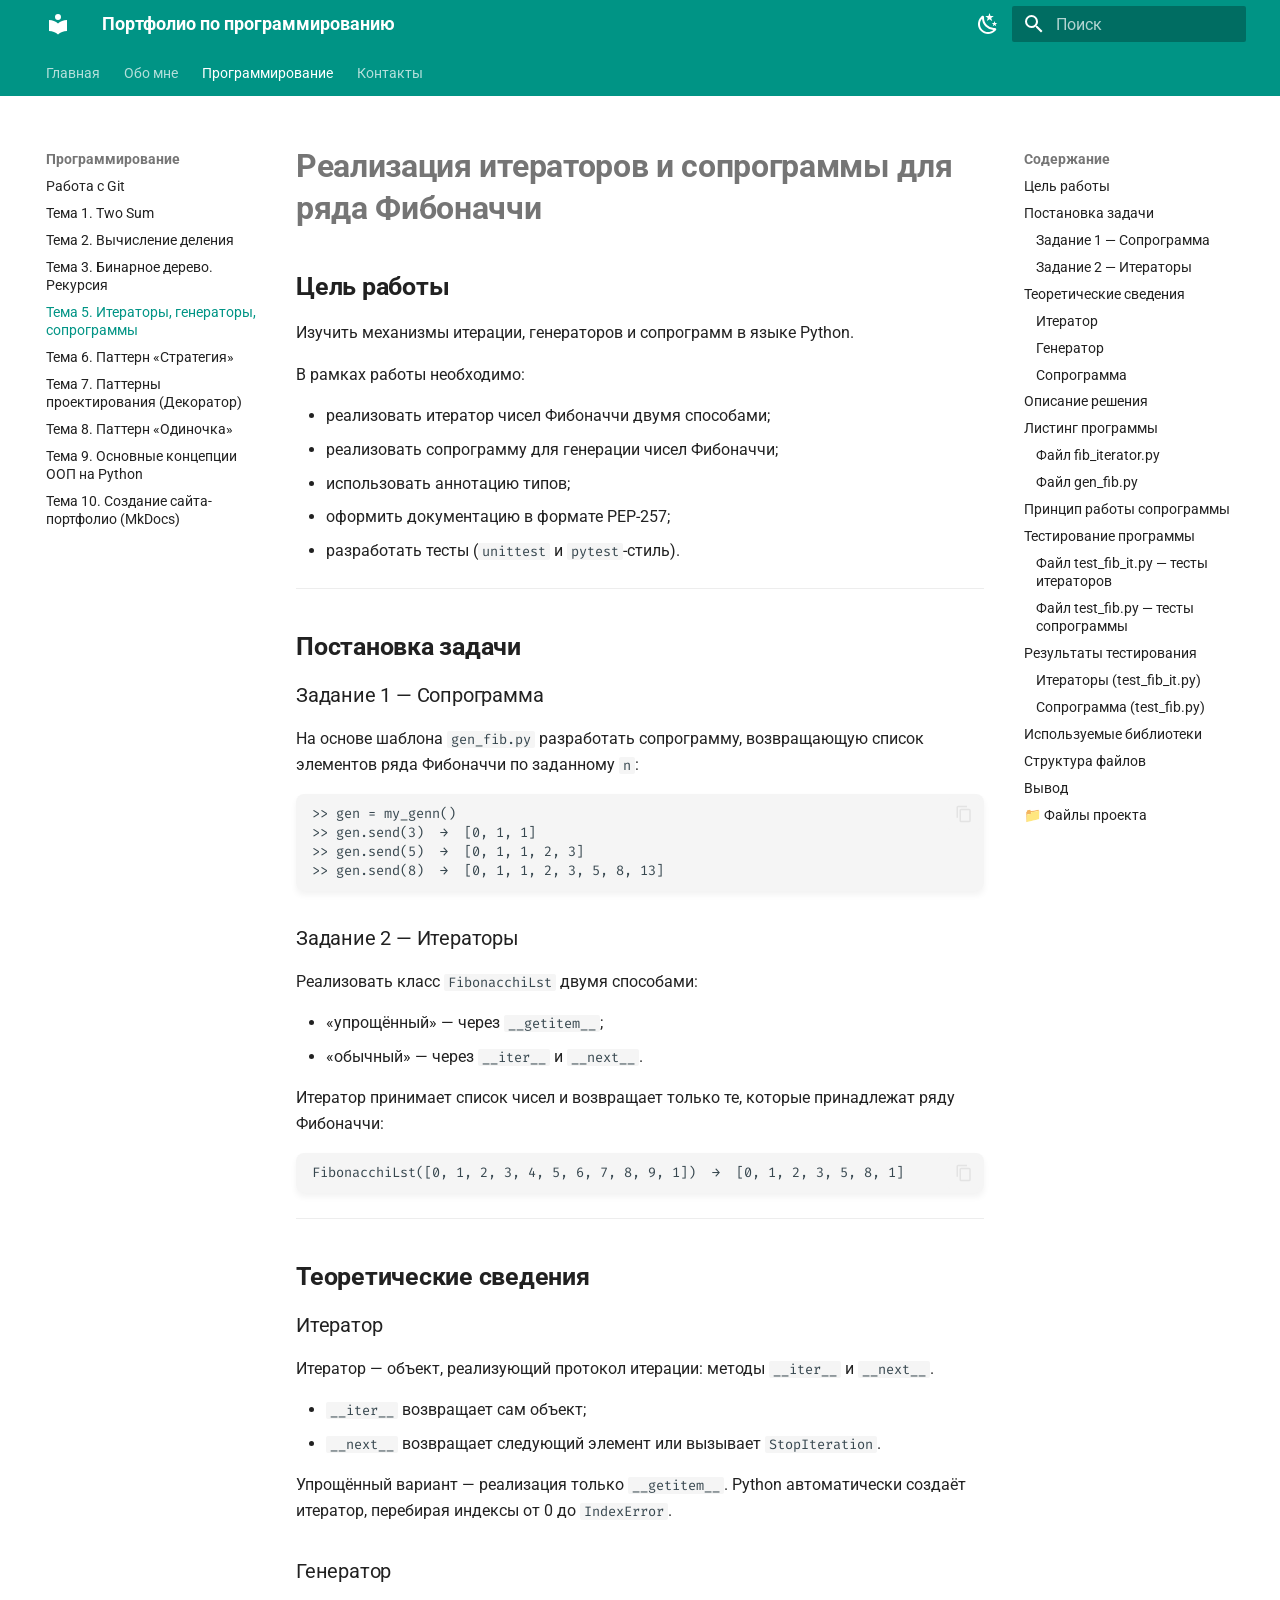
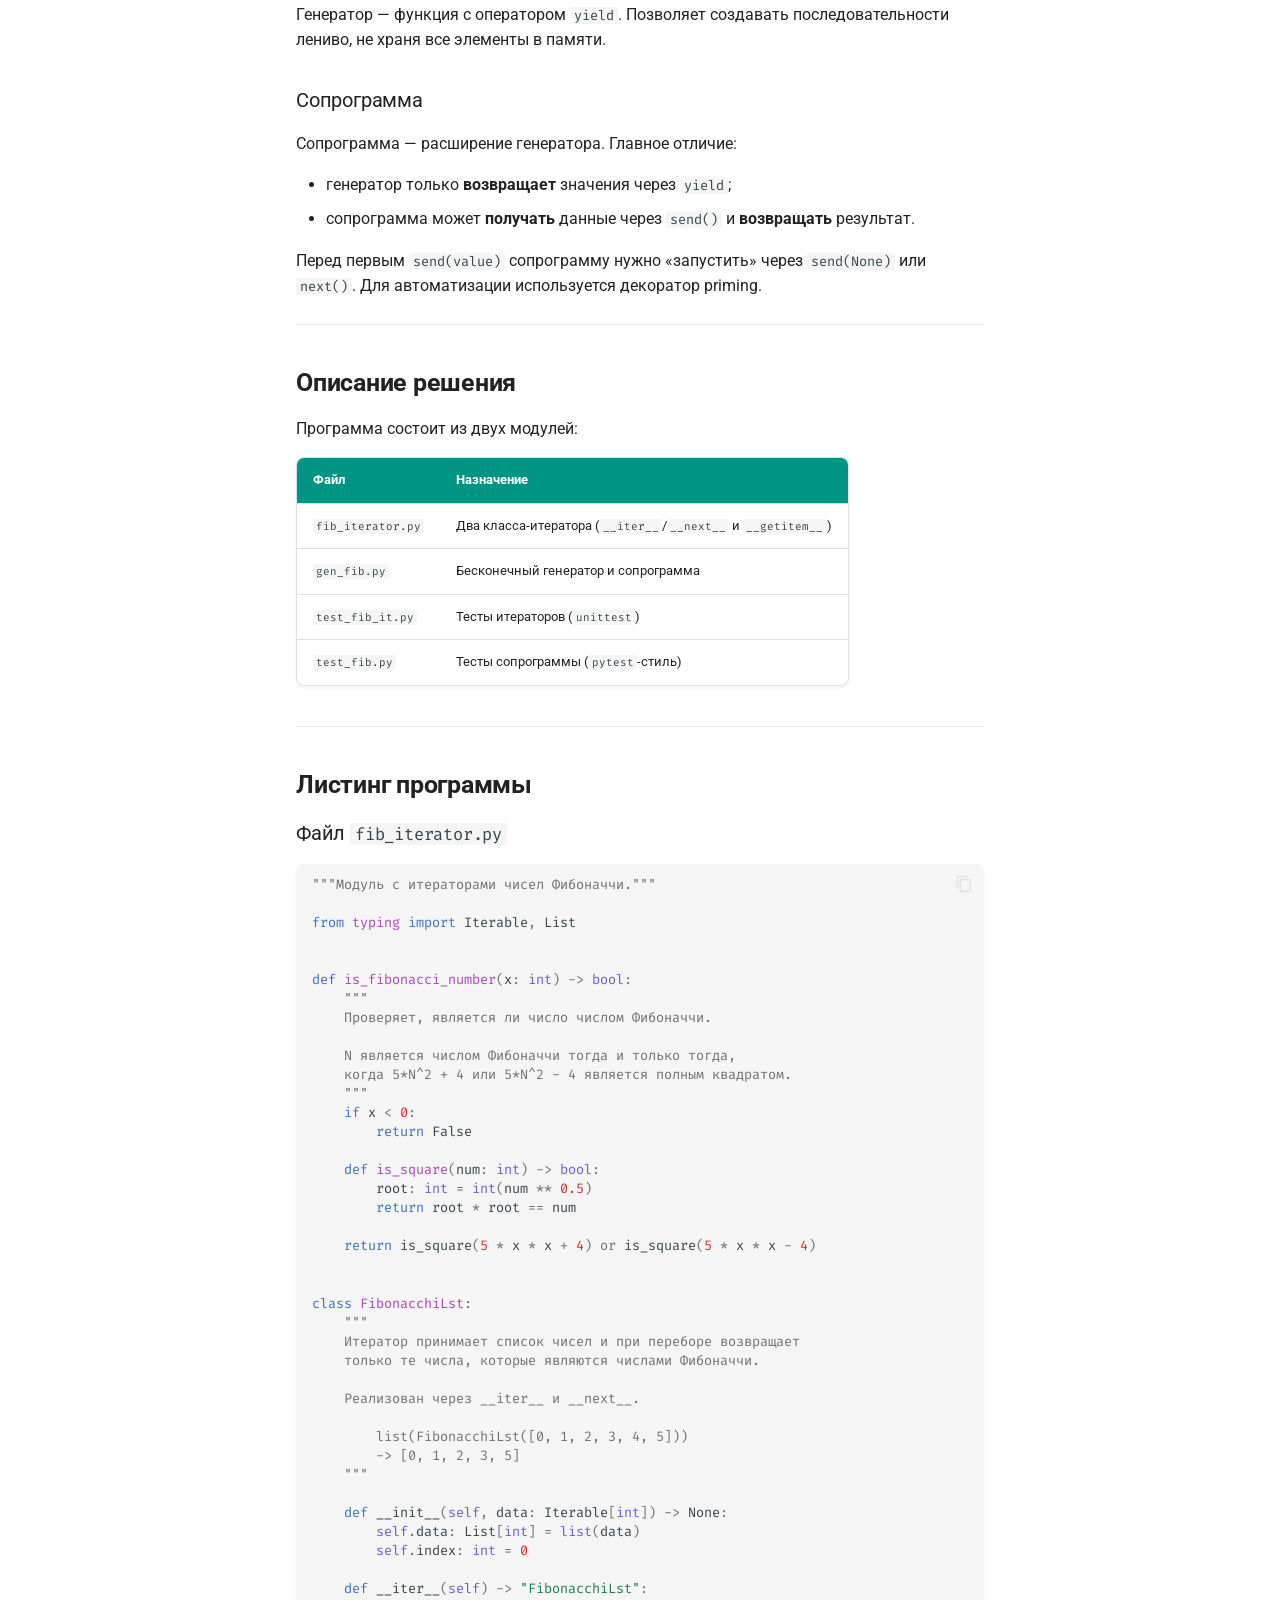
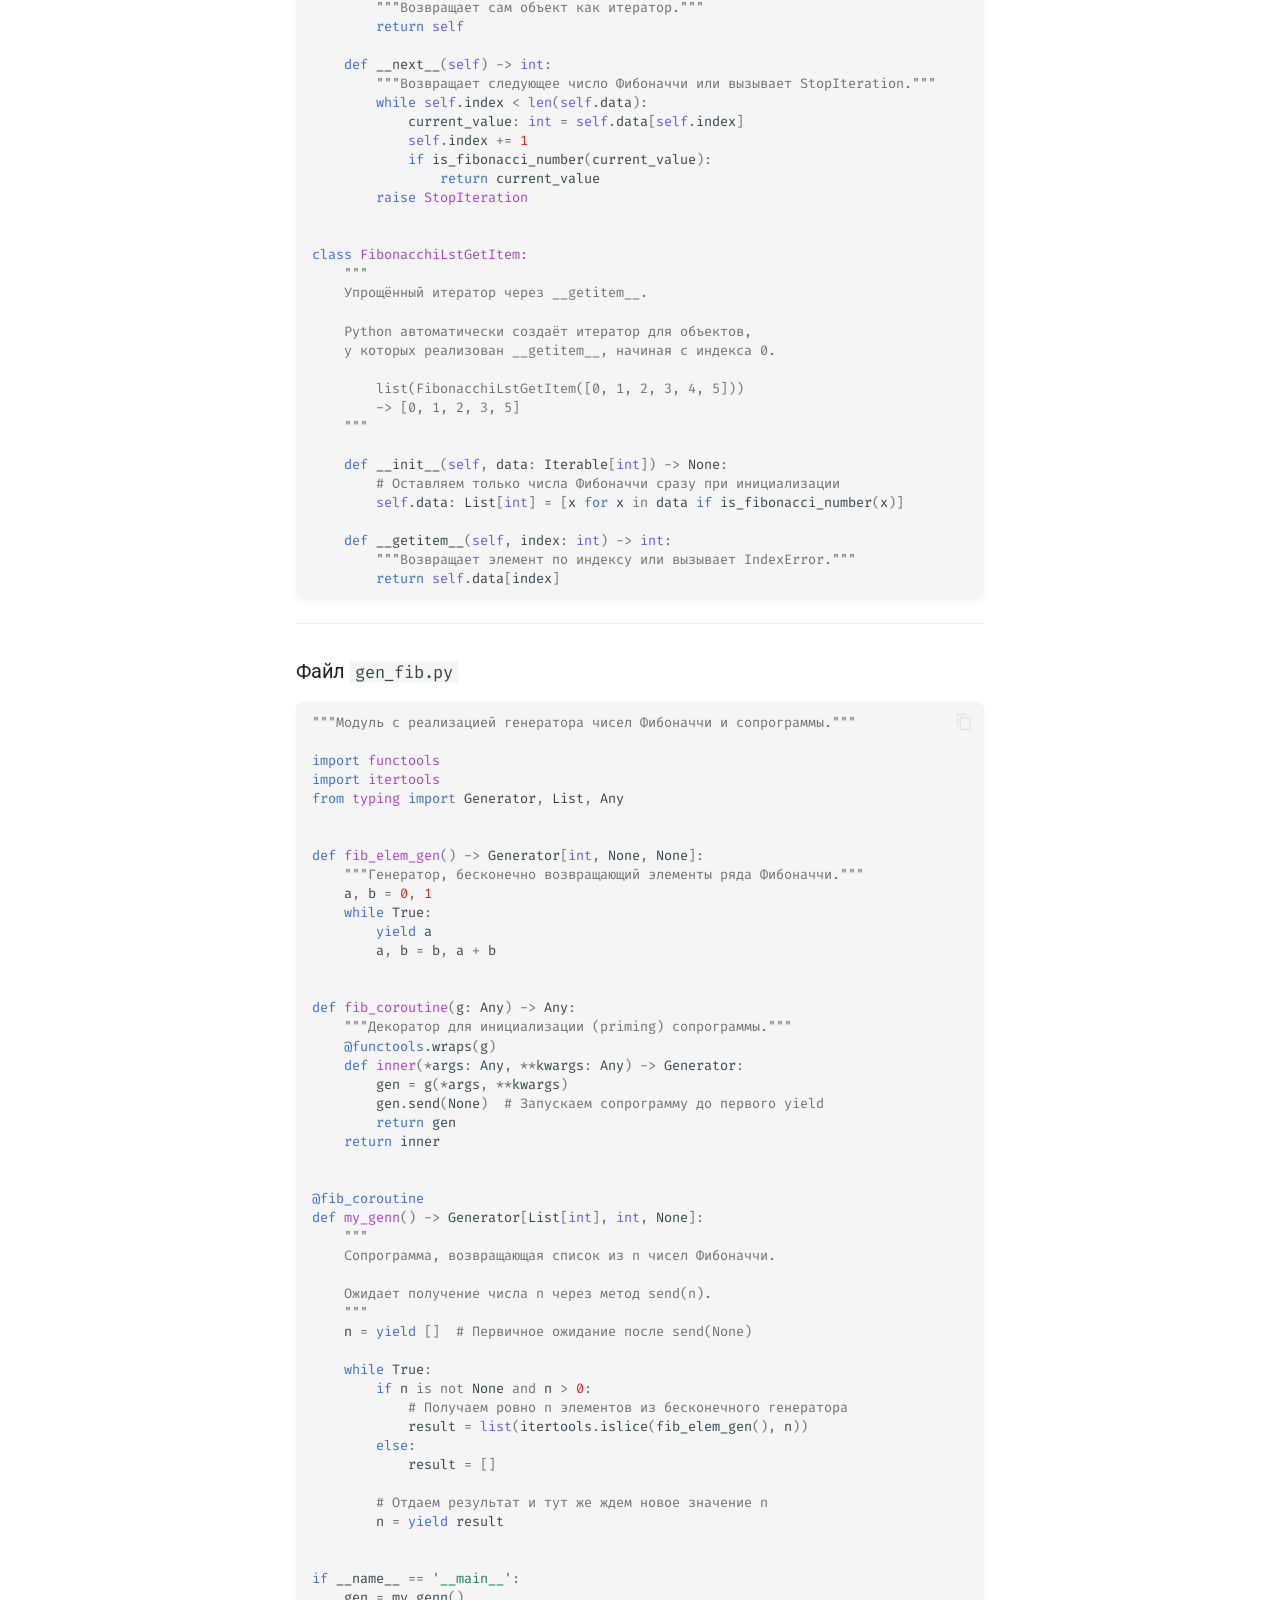
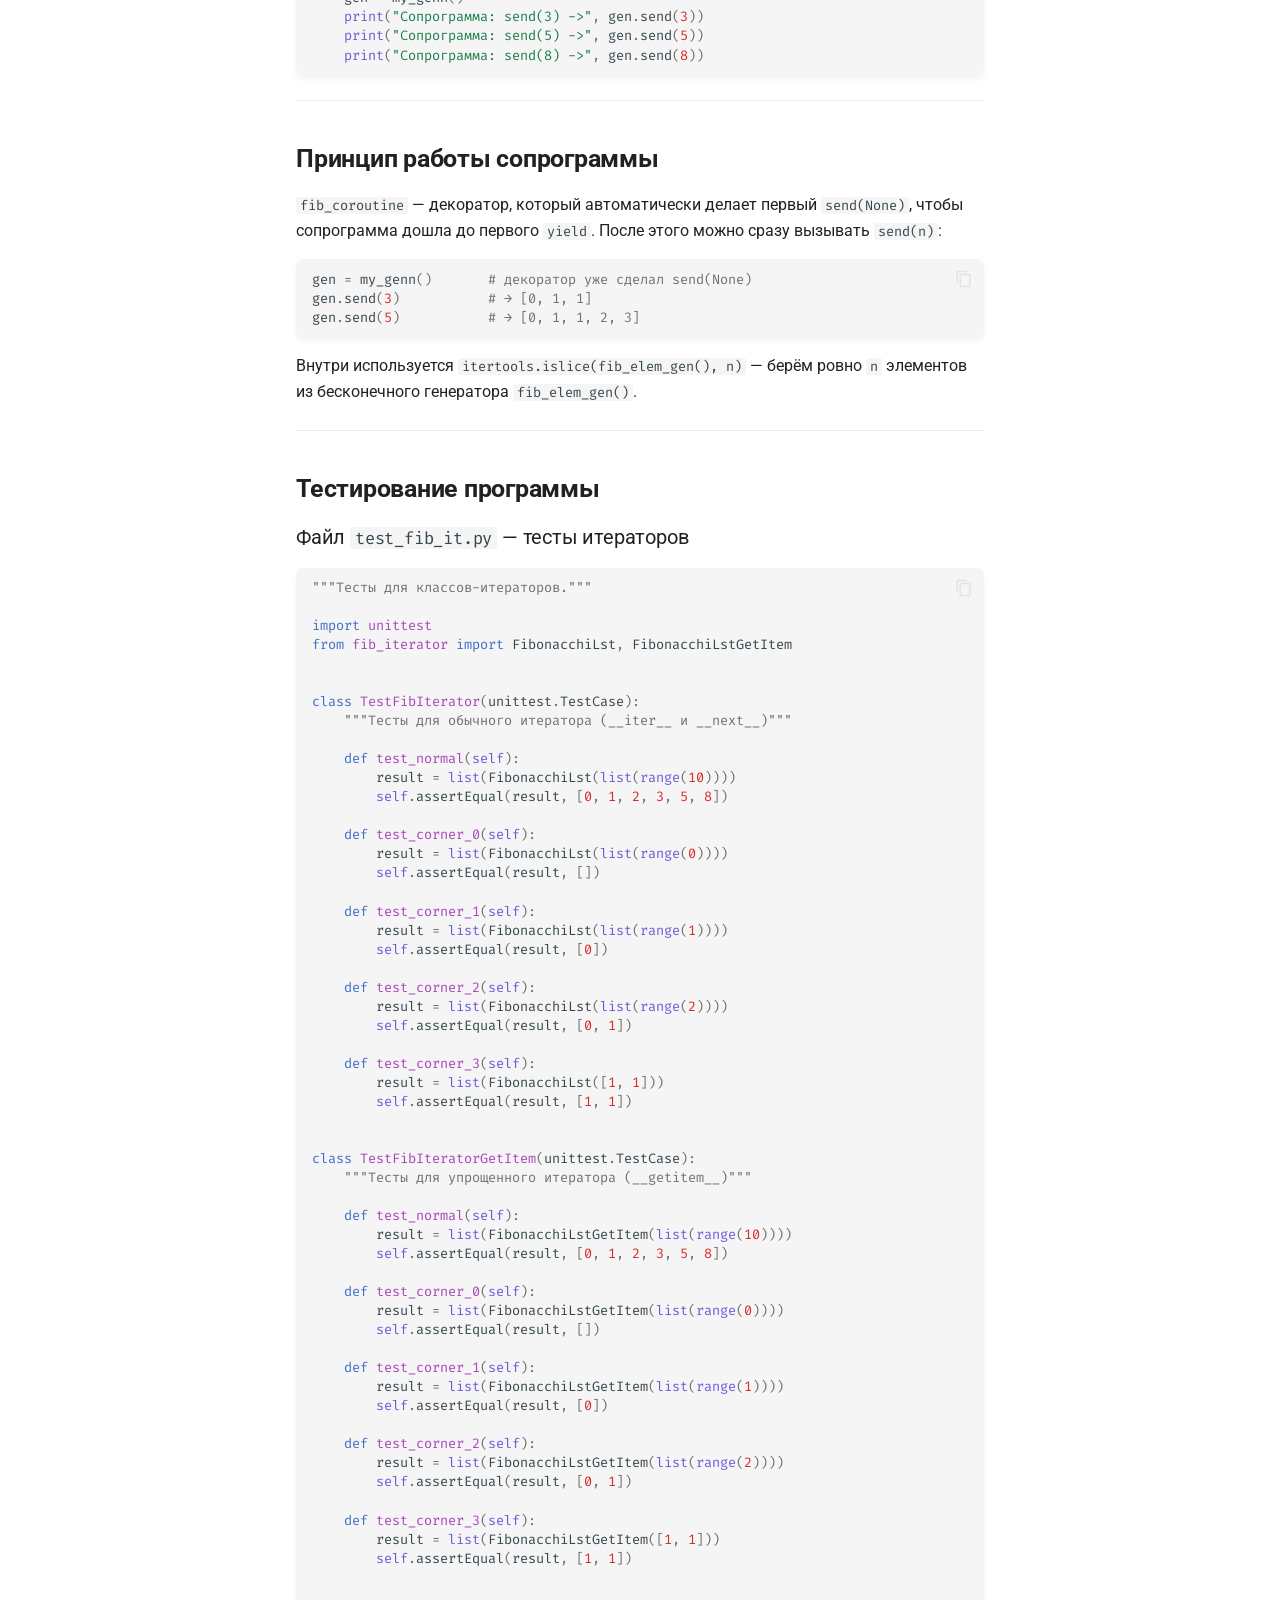
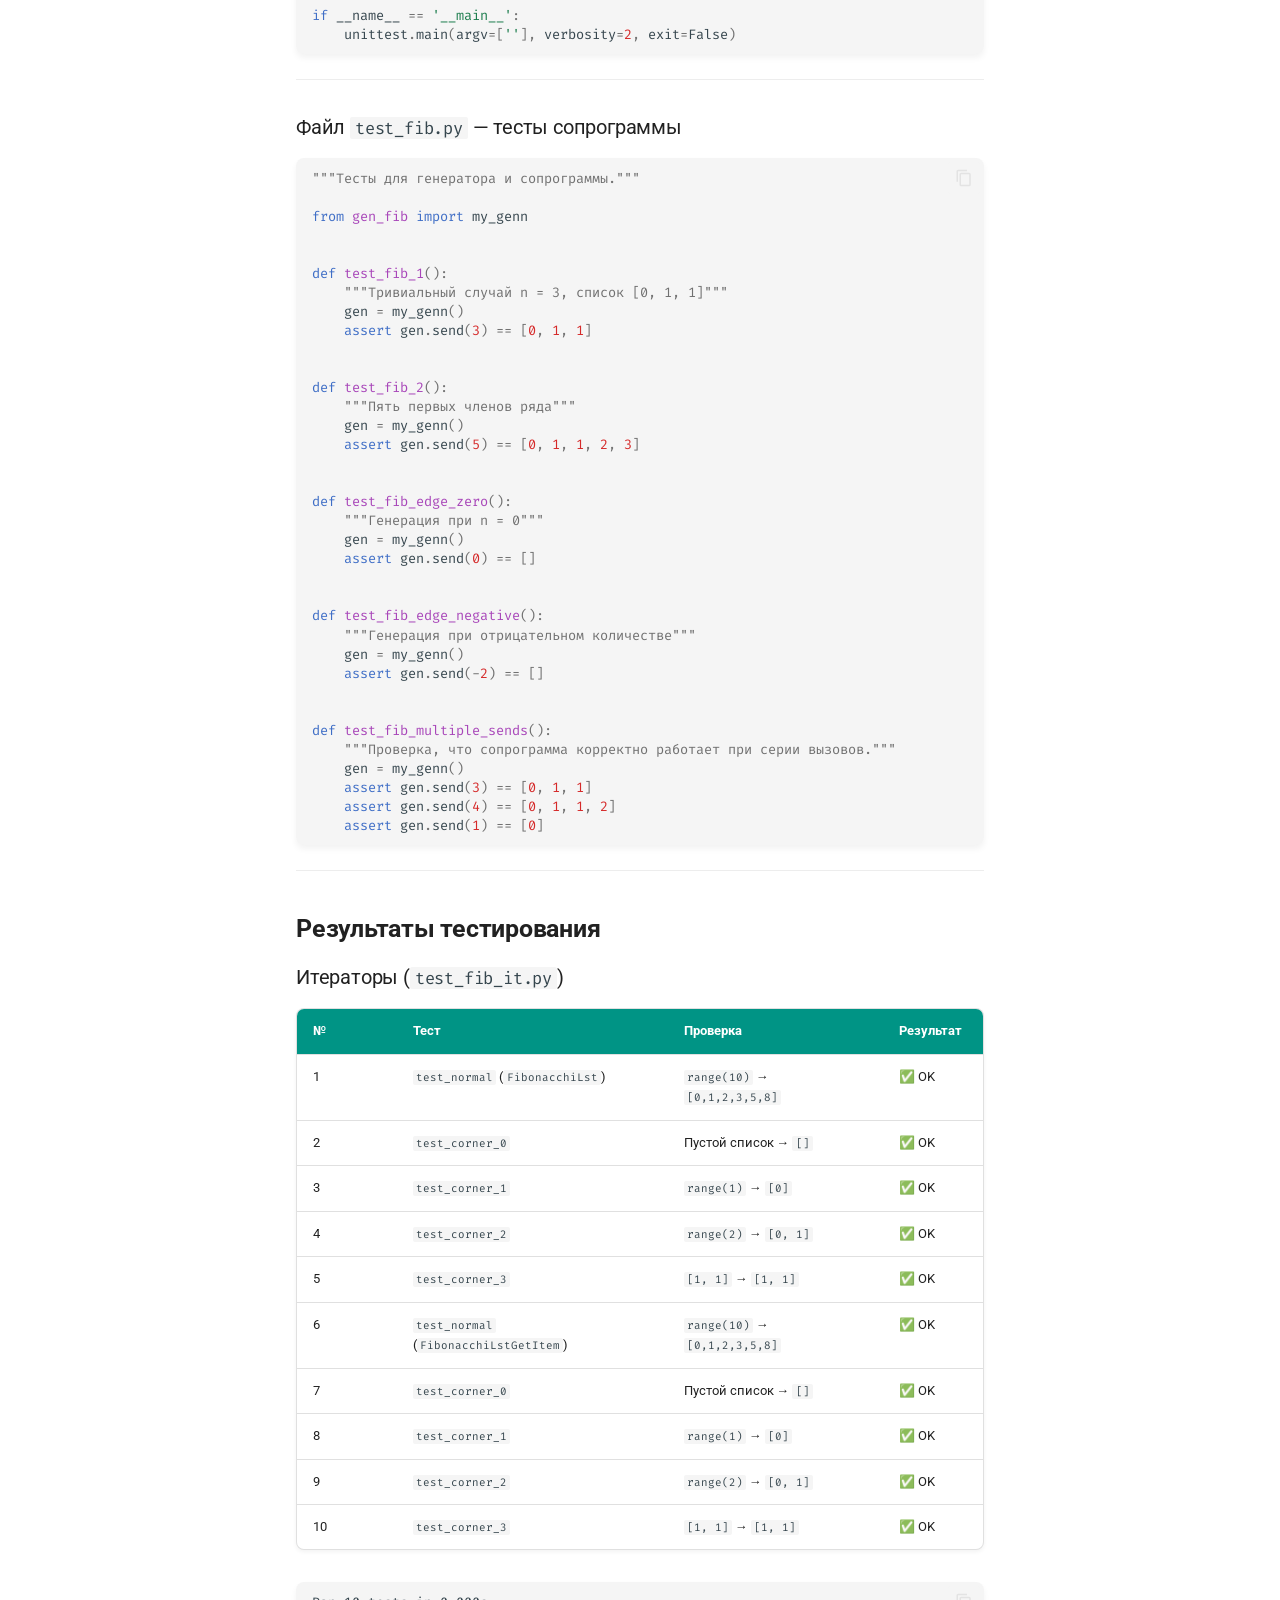
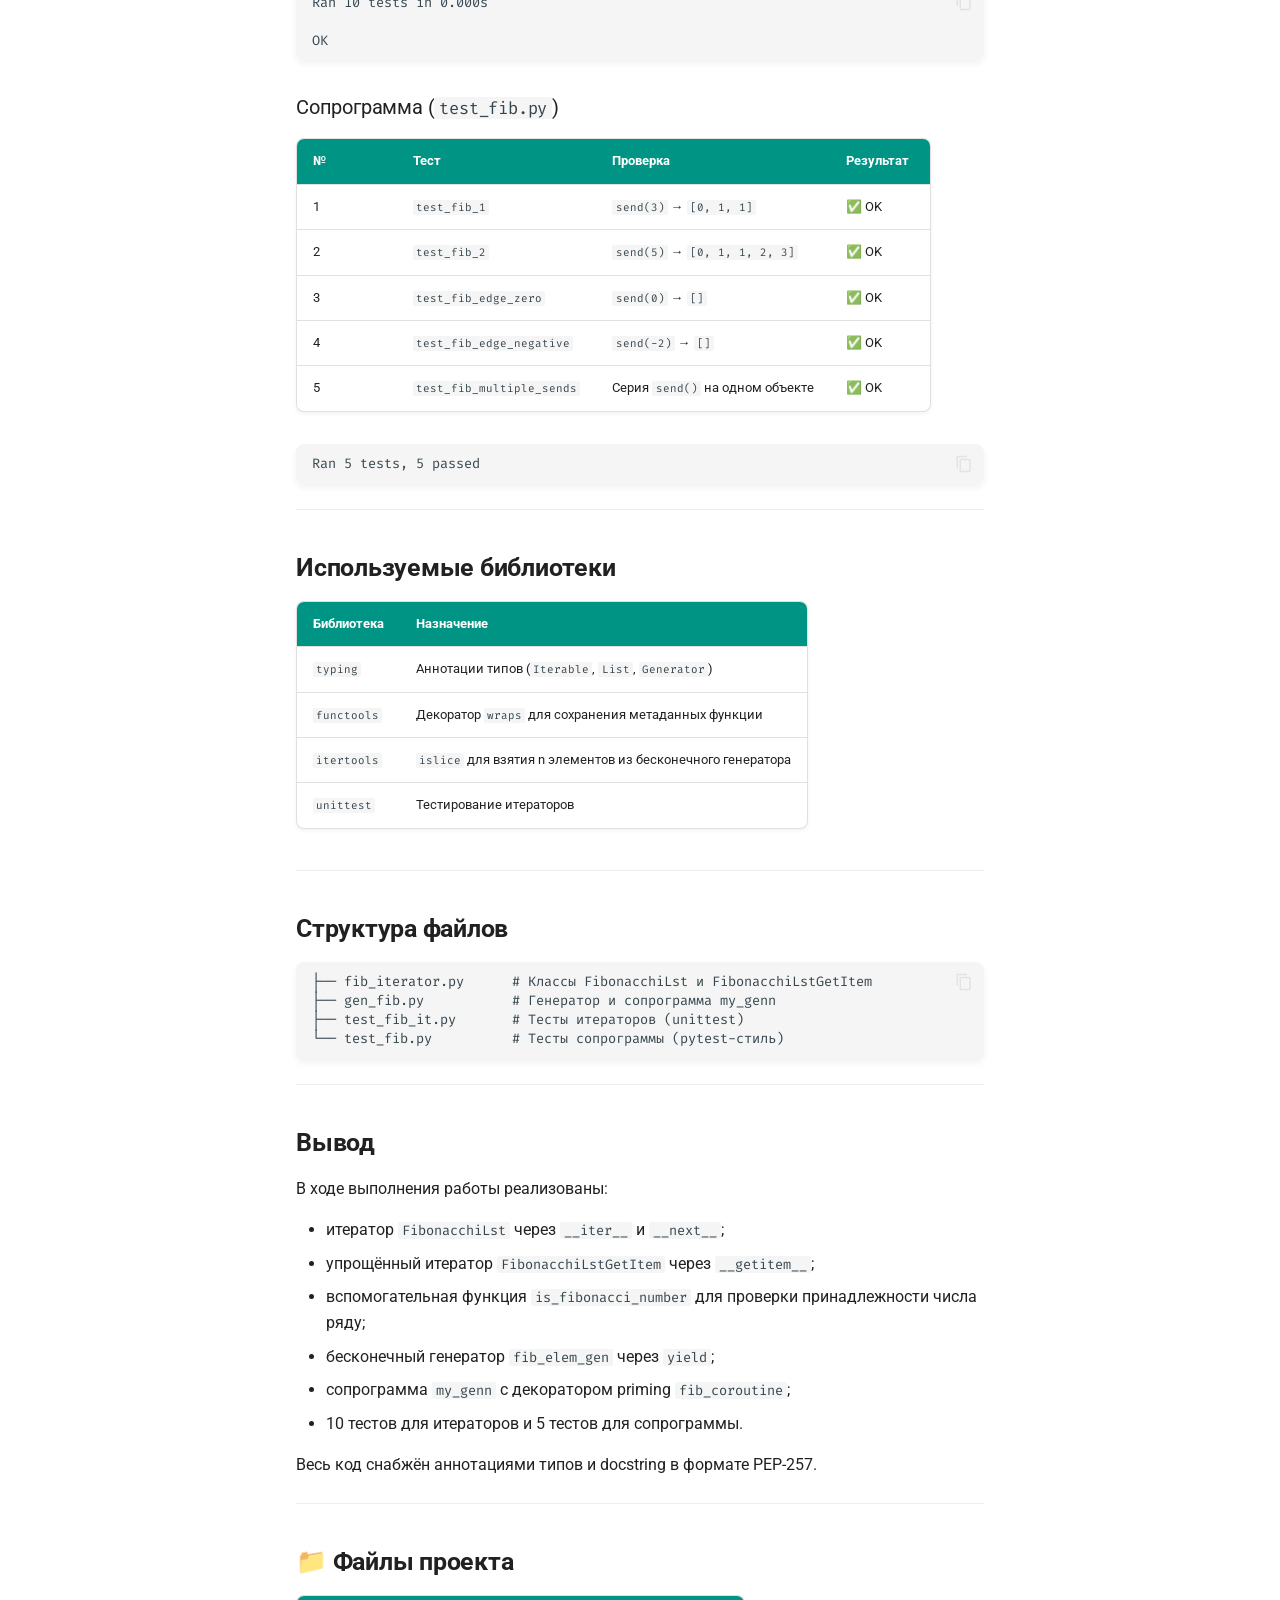
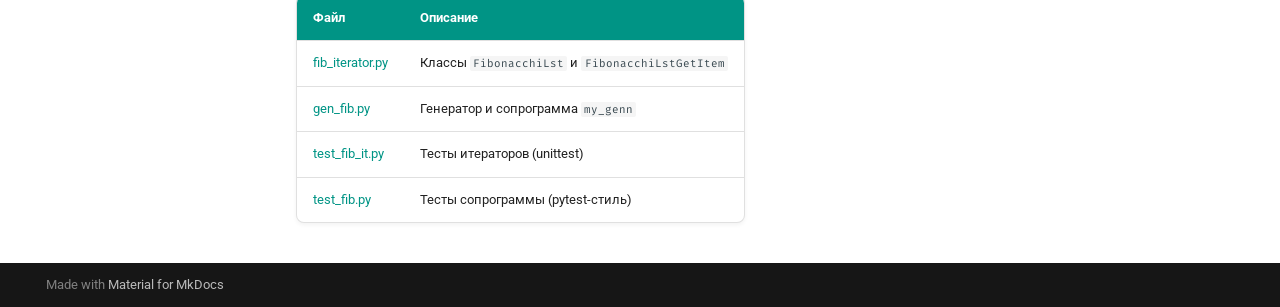
<file: programming/work5/index.html>
<!doctype html>
<html lang="ru" class="no-js">
  <head>
    
      <meta charset="utf-8">
      <meta name="viewport" content="width=device-width,initial-scale=1">
      
        <meta name="description" content="Работы по дисциплине «Программирование» — Гриненко Никита">
      
      
        <meta name="author" content="Гриненко Никита Дмитриевич">
      
      
        <link rel="canonical" href="https://nikitagrinn.github.io/portfolio-prog/programming/work5/">
      
      
        <link rel="prev" href="../work3/">
      
      
        <link rel="next" href="../work6/">
      
      
        
      
      
      <link rel="icon" href="../../assets/images/favicon.png">
      <meta name="generator" content="mkdocs-1.6.1, mkdocs-material-9.7.6">
    
    
      
        <title>Тема 5. Итераторы, генераторы, сопрограммы - Портфолио по программированию</title>
      
    
    
      <link rel="stylesheet" href="../../assets/stylesheets/main.484c7ddc.min.css">
      
        
        <link rel="stylesheet" href="../../assets/stylesheets/palette.ab4e12ef.min.css">
      
      


    
    
      
    
    
      
        
        
        <link rel="preconnect" href="https://fonts.gstatic.com" crossorigin>
        <link rel="stylesheet" href="https://fonts.googleapis.com/css?family=Roboto:300,300i,400,400i,700,700i%7CFira+Code:400,400i,700,700i&display=fallback">
        <style>:root{--md-text-font:"Roboto";--md-code-font:"Fira Code"}</style>
      
    
    
      <link rel="stylesheet" href="../../stylesheets/extra.css">
    
    <script>__md_scope=new URL("../..",location),__md_hash=e=>[...e].reduce(((e,_)=>(e<<5)-e+_.charCodeAt(0)),0),__md_get=(e,_=localStorage,t=__md_scope)=>JSON.parse(_.getItem(t.pathname+"."+e)),__md_set=(e,_,t=localStorage,a=__md_scope)=>{try{t.setItem(a.pathname+"."+e,JSON.stringify(_))}catch(e){}}</script>
    
      

    
    
  </head>
  
  
    
    
      
    
    
    
    
    <body dir="ltr" data-md-color-scheme="default" data-md-color-primary="teal" data-md-color-accent="cyan">
  
    
    <input class="md-toggle" data-md-toggle="drawer" type="checkbox" id="__drawer" autocomplete="off">
    <input class="md-toggle" data-md-toggle="search" type="checkbox" id="__search" autocomplete="off">
    <label class="md-overlay" for="__drawer"></label>
    <div data-md-component="skip">
      
        
        <a href="#_1" class="md-skip">
          Перейти к содержанию
        </a>
      
    </div>
    <div data-md-component="announce">
      
    </div>
    
    
      

<header class="md-header" data-md-component="header">
  <nav class="md-header__inner md-grid" aria-label="Верхний колонтитул">
    <a href="../.." title="Портфолио по программированию" class="md-header__button md-logo" aria-label="Портфолио по программированию" data-md-component="logo">
      
  
  <svg xmlns="http://www.w3.org/2000/svg" viewBox="0 0 24 24"><path d="M12 8a3 3 0 0 0 3-3 3 3 0 0 0-3-3 3 3 0 0 0-3 3 3 3 0 0 0 3 3m0 3.54C9.64 9.35 6.5 8 3 8v11c3.5 0 6.64 1.35 9 3.54 2.36-2.19 5.5-3.54 9-3.54V8c-3.5 0-6.64 1.35-9 3.54"/></svg>

    </a>
    <label class="md-header__button md-icon" for="__drawer">
      
      <svg xmlns="http://www.w3.org/2000/svg" viewBox="0 0 24 24"><path d="M3 6h18v2H3zm0 5h18v2H3zm0 5h18v2H3z"/></svg>
    </label>
    <div class="md-header__title" data-md-component="header-title">
      <div class="md-header__ellipsis">
        <div class="md-header__topic">
          <span class="md-ellipsis">
            Портфолио по программированию
          </span>
        </div>
        <div class="md-header__topic" data-md-component="header-topic">
          <span class="md-ellipsis">
            
              Тема 5. Итераторы, генераторы, сопрограммы
            
          </span>
        </div>
      </div>
    </div>
    
      
        <form class="md-header__option" data-md-component="palette">
  
    
    
    
    <input class="md-option" data-md-color-media="" data-md-color-scheme="default" data-md-color-primary="teal" data-md-color-accent="cyan"  aria-label="Темная тема"  type="radio" name="__palette" id="__palette_0">
    
      <label class="md-header__button md-icon" title="Темная тема" for="__palette_1" hidden>
        <svg xmlns="http://www.w3.org/2000/svg" viewBox="0 0 24 24"><path d="m17.75 4.09-2.53 1.94.91 3.06-2.63-1.81-2.63 1.81.91-3.06-2.53-1.94L12.44 4l1.06-3 1.06 3zm3.5 6.91-1.64 1.25.59 1.98-1.7-1.17-1.7 1.17.59-1.98L15.75 11l2.06-.05L18.5 9l.69 1.95zm-2.28 4.95c.83-.08 1.72 1.1 1.19 1.85-.32.45-.66.87-1.08 1.27C15.17 23 8.84 23 4.94 19.07c-3.91-3.9-3.91-10.24 0-14.14.4-.4.82-.76 1.27-1.08.75-.53 1.93.36 1.85 1.19-.27 2.86.69 5.83 2.89 8.02a9.96 9.96 0 0 0 8.02 2.89m-1.64 2.02a12.08 12.08 0 0 1-7.8-3.47c-2.17-2.19-3.33-5-3.49-7.82-2.81 3.14-2.7 7.96.31 10.98 3.02 3.01 7.84 3.12 10.98.31"/></svg>
      </label>
    
  
    
    
    
    <input class="md-option" data-md-color-media="" data-md-color-scheme="slate" data-md-color-primary="blue-grey" data-md-color-accent="cyan"  aria-label="Светлая тема"  type="radio" name="__palette" id="__palette_1">
    
      <label class="md-header__button md-icon" title="Светлая тема" for="__palette_0" hidden>
        <svg xmlns="http://www.w3.org/2000/svg" viewBox="0 0 24 24"><path d="M12 7a5 5 0 0 1 5 5 5 5 0 0 1-5 5 5 5 0 0 1-5-5 5 5 0 0 1 5-5m0 2a3 3 0 0 0-3 3 3 3 0 0 0 3 3 3 3 0 0 0 3-3 3 3 0 0 0-3-3m0-7 2.39 3.42C13.65 5.15 12.84 5 12 5s-1.65.15-2.39.42zM3.34 7l4.16-.35A7.2 7.2 0 0 0 5.94 8.5c-.44.74-.69 1.5-.83 2.29zm.02 10 1.76-3.77a7.131 7.131 0 0 0 2.38 4.14zM20.65 7l-1.77 3.79a7.02 7.02 0 0 0-2.38-4.15zm-.01 10-4.14.36c.59-.51 1.12-1.14 1.54-1.86.42-.73.69-1.5.83-2.29zM12 22l-2.41-3.44c.74.27 1.55.44 2.41.44.82 0 1.63-.17 2.37-.44z"/></svg>
      </label>
    
  
</form>
      
    
    
      <script>var palette=__md_get("__palette");if(palette&&palette.color){if("(prefers-color-scheme)"===palette.color.media){var media=matchMedia("(prefers-color-scheme: light)"),input=document.querySelector(media.matches?"[data-md-color-media='(prefers-color-scheme: light)']":"[data-md-color-media='(prefers-color-scheme: dark)']");palette.color.media=input.getAttribute("data-md-color-media"),palette.color.scheme=input.getAttribute("data-md-color-scheme"),palette.color.primary=input.getAttribute("data-md-color-primary"),palette.color.accent=input.getAttribute("data-md-color-accent")}for(var[key,value]of Object.entries(palette.color))document.body.setAttribute("data-md-color-"+key,value)}</script>
    
    
    
      
      
        <label class="md-header__button md-icon" for="__search">
          
          <svg xmlns="http://www.w3.org/2000/svg" viewBox="0 0 24 24"><path d="M9.5 3A6.5 6.5 0 0 1 16 9.5c0 1.61-.59 3.09-1.56 4.23l.27.27h.79l5 5-1.5 1.5-5-5v-.79l-.27-.27A6.52 6.52 0 0 1 9.5 16 6.5 6.5 0 0 1 3 9.5 6.5 6.5 0 0 1 9.5 3m0 2C7 5 5 7 5 9.5S7 14 9.5 14 14 12 14 9.5 12 5 9.5 5"/></svg>
        </label>
        <div class="md-search" data-md-component="search" role="dialog">
  <label class="md-search__overlay" for="__search"></label>
  <div class="md-search__inner" role="search">
    <form class="md-search__form" name="search">
      <input type="text" class="md-search__input" name="query" aria-label="Поиск" placeholder="Поиск" autocapitalize="off" autocorrect="off" autocomplete="off" spellcheck="false" data-md-component="search-query" required>
      <label class="md-search__icon md-icon" for="__search">
        
        <svg xmlns="http://www.w3.org/2000/svg" viewBox="0 0 24 24"><path d="M9.5 3A6.5 6.5 0 0 1 16 9.5c0 1.61-.59 3.09-1.56 4.23l.27.27h.79l5 5-1.5 1.5-5-5v-.79l-.27-.27A6.52 6.52 0 0 1 9.5 16 6.5 6.5 0 0 1 3 9.5 6.5 6.5 0 0 1 9.5 3m0 2C7 5 5 7 5 9.5S7 14 9.5 14 14 12 14 9.5 12 5 9.5 5"/></svg>
        
        <svg xmlns="http://www.w3.org/2000/svg" viewBox="0 0 24 24"><path d="M20 11v2H8l5.5 5.5-1.42 1.42L4.16 12l7.92-7.92L13.5 5.5 8 11z"/></svg>
      </label>
      <nav class="md-search__options" aria-label="Поиск">
        
        <button type="reset" class="md-search__icon md-icon" title="Очистить" aria-label="Очистить" tabindex="-1">
          
          <svg xmlns="http://www.w3.org/2000/svg" viewBox="0 0 24 24"><path d="M19 6.41 17.59 5 12 10.59 6.41 5 5 6.41 10.59 12 5 17.59 6.41 19 12 13.41 17.59 19 19 17.59 13.41 12z"/></svg>
        </button>
      </nav>
      
    </form>
    <div class="md-search__output">
      <div class="md-search__scrollwrap" tabindex="0" data-md-scrollfix>
        <div class="md-search-result" data-md-component="search-result">
          <div class="md-search-result__meta">
            Инициализация поиска
          </div>
          <ol class="md-search-result__list" role="presentation"></ol>
        </div>
      </div>
    </div>
  </div>
</div>
      
    
    
  </nav>
  
</header>
    
    <div class="md-container" data-md-component="container">
      
      
        
          
            
<nav class="md-tabs" aria-label="Вкладки" data-md-component="tabs">
  <div class="md-grid">
    <ul class="md-tabs__list">
      
        
  
  
  
  
    <li class="md-tabs__item">
      <a href="../.." class="md-tabs__link">
        
  
  
    
  
  Главная

      </a>
    </li>
  

      
        
  
  
  
  
    <li class="md-tabs__item">
      <a href="../../about/" class="md-tabs__link">
        
  
  
    
  
  Обо мне

      </a>
    </li>
  

      
        
  
  
  
    
  
  
    
    
      <li class="md-tabs__item md-tabs__item--active">
        <a href="../work0/" class="md-tabs__link">
          
  
  
  Программирование

        </a>
      </li>
    
  

      
        
  
  
  
  
    <li class="md-tabs__item">
      <a href="../../contacts/" class="md-tabs__link">
        
  
  
    
  
  Контакты

      </a>
    </li>
  

      
    </ul>
  </div>
</nav>
          
        
      
      <main class="md-main" data-md-component="main">
        <div class="md-main__inner md-grid">
          
            
              
              <div class="md-sidebar md-sidebar--primary" data-md-component="sidebar" data-md-type="navigation" >
                <div class="md-sidebar__scrollwrap">
                  <div class="md-sidebar__inner">
                    


  


<nav class="md-nav md-nav--primary md-nav--lifted" aria-label="Навигация" data-md-level="0">
  <label class="md-nav__title" for="__drawer">
    <a href="../.." title="Портфолио по программированию" class="md-nav__button md-logo" aria-label="Портфолио по программированию" data-md-component="logo">
      
  
  <svg xmlns="http://www.w3.org/2000/svg" viewBox="0 0 24 24"><path d="M12 8a3 3 0 0 0 3-3 3 3 0 0 0-3-3 3 3 0 0 0-3 3 3 3 0 0 0 3 3m0 3.54C9.64 9.35 6.5 8 3 8v11c3.5 0 6.64 1.35 9 3.54 2.36-2.19 5.5-3.54 9-3.54V8c-3.5 0-6.64 1.35-9 3.54"/></svg>

    </a>
    Портфолио по программированию
  </label>
  
  <ul class="md-nav__list" data-md-scrollfix>
    
      
      
  
  
  
  
    <li class="md-nav__item">
      <a href="../.." class="md-nav__link">
        
  
  
  <span class="md-ellipsis">
    
  
    Главная
  

    
  </span>
  
  

      </a>
    </li>
  

    
      
      
  
  
  
  
    <li class="md-nav__item">
      <a href="../../about/" class="md-nav__link">
        
  
  
  <span class="md-ellipsis">
    
  
    Обо мне
  

    
  </span>
  
  

      </a>
    </li>
  

    
      
      
  
  
    
  
  
  
    
    
    
    
      
        
        
      
      
        
      
    
    
    <li class="md-nav__item md-nav__item--active md-nav__item--section md-nav__item--nested">
      
        
        
        <input class="md-nav__toggle md-toggle " type="checkbox" id="__nav_3" checked>
        
          
          <label class="md-nav__link" for="__nav_3" id="__nav_3_label" tabindex="">
            
  
  
  <span class="md-ellipsis">
    
  
    Программирование
  

    
  </span>
  
  

            <span class="md-nav__icon md-icon"></span>
          </label>
        
        <nav class="md-nav" data-md-level="1" aria-labelledby="__nav_3_label" aria-expanded="true">
          <label class="md-nav__title" for="__nav_3">
            <span class="md-nav__icon md-icon"></span>
            
  
    Программирование
  

          </label>
          <ul class="md-nav__list" data-md-scrollfix>
            
              
                
  
  
  
  
    <li class="md-nav__item">
      <a href="../work0/" class="md-nav__link">
        
  
  
  <span class="md-ellipsis">
    
  
    Работа с Git
  

    
  </span>
  
  

      </a>
    </li>
  

              
            
              
                
  
  
  
  
    <li class="md-nav__item">
      <a href="../work1/" class="md-nav__link">
        
  
  
  <span class="md-ellipsis">
    
  
    Тема 1. Two Sum
  

    
  </span>
  
  

      </a>
    </li>
  

              
            
              
                
  
  
  
  
    <li class="md-nav__item">
      <a href="../work2/" class="md-nav__link">
        
  
  
  <span class="md-ellipsis">
    
  
    Тема 2. Вычисление деления
  

    
  </span>
  
  

      </a>
    </li>
  

              
            
              
                
  
  
  
  
    <li class="md-nav__item">
      <a href="../work3/" class="md-nav__link">
        
  
  
  <span class="md-ellipsis">
    
  
    Тема 3. Бинарное дерево. Рекурсия
  

    
  </span>
  
  

      </a>
    </li>
  

              
            
              
                
  
  
    
  
  
  
    <li class="md-nav__item md-nav__item--active">
      
      <input class="md-nav__toggle md-toggle" type="checkbox" id="__toc">
      
      
        
      
      
        <label class="md-nav__link md-nav__link--active" for="__toc">
          
  
  
  <span class="md-ellipsis">
    
  
    Тема 5. Итераторы, генераторы, сопрограммы
  

    
  </span>
  
  

          <span class="md-nav__icon md-icon"></span>
        </label>
      
      <a href="./" class="md-nav__link md-nav__link--active">
        
  
  
  <span class="md-ellipsis">
    
  
    Тема 5. Итераторы, генераторы, сопрограммы
  

    
  </span>
  
  

      </a>
      
        

<nav class="md-nav md-nav--secondary" aria-label="Содержание">
  
  
  
    
  
  
    <label class="md-nav__title" for="__toc">
      <span class="md-nav__icon md-icon"></span>
      Содержание
    </label>
    <ul class="md-nav__list" data-md-component="toc" data-md-scrollfix>
      
        <li class="md-nav__item">
  <a href="#_2" class="md-nav__link">
    <span class="md-ellipsis">
      
        Цель работы
      
    </span>
  </a>
  
</li>
      
        <li class="md-nav__item">
  <a href="#_3" class="md-nav__link">
    <span class="md-ellipsis">
      
        Постановка задачи
      
    </span>
  </a>
  
    <nav class="md-nav" aria-label="Постановка задачи">
      <ul class="md-nav__list">
        
          <li class="md-nav__item">
  <a href="#1" class="md-nav__link">
    <span class="md-ellipsis">
      
        Задание 1 — Сопрограмма
      
    </span>
  </a>
  
</li>
        
          <li class="md-nav__item">
  <a href="#2" class="md-nav__link">
    <span class="md-ellipsis">
      
        Задание 2 — Итераторы
      
    </span>
  </a>
  
</li>
        
      </ul>
    </nav>
  
</li>
      
        <li class="md-nav__item">
  <a href="#_4" class="md-nav__link">
    <span class="md-ellipsis">
      
        Теоретические сведения
      
    </span>
  </a>
  
    <nav class="md-nav" aria-label="Теоретические сведения">
      <ul class="md-nav__list">
        
          <li class="md-nav__item">
  <a href="#_5" class="md-nav__link">
    <span class="md-ellipsis">
      
        Итератор
      
    </span>
  </a>
  
</li>
        
          <li class="md-nav__item">
  <a href="#_6" class="md-nav__link">
    <span class="md-ellipsis">
      
        Генератор
      
    </span>
  </a>
  
</li>
        
          <li class="md-nav__item">
  <a href="#_7" class="md-nav__link">
    <span class="md-ellipsis">
      
        Сопрограмма
      
    </span>
  </a>
  
</li>
        
      </ul>
    </nav>
  
</li>
      
        <li class="md-nav__item">
  <a href="#_8" class="md-nav__link">
    <span class="md-ellipsis">
      
        Описание решения
      
    </span>
  </a>
  
</li>
      
        <li class="md-nav__item">
  <a href="#_9" class="md-nav__link">
    <span class="md-ellipsis">
      
        Листинг программы
      
    </span>
  </a>
  
    <nav class="md-nav" aria-label="Листинг программы">
      <ul class="md-nav__list">
        
          <li class="md-nav__item">
  <a href="#fib_iteratorpy" class="md-nav__link">
    <span class="md-ellipsis">
      
        Файл fib_iterator.py
      
    </span>
  </a>
  
</li>
        
          <li class="md-nav__item">
  <a href="#gen_fibpy" class="md-nav__link">
    <span class="md-ellipsis">
      
        Файл gen_fib.py
      
    </span>
  </a>
  
</li>
        
      </ul>
    </nav>
  
</li>
      
        <li class="md-nav__item">
  <a href="#_10" class="md-nav__link">
    <span class="md-ellipsis">
      
        Принцип работы сопрограммы
      
    </span>
  </a>
  
</li>
      
        <li class="md-nav__item">
  <a href="#_11" class="md-nav__link">
    <span class="md-ellipsis">
      
        Тестирование программы
      
    </span>
  </a>
  
    <nav class="md-nav" aria-label="Тестирование программы">
      <ul class="md-nav__list">
        
          <li class="md-nav__item">
  <a href="#test_fib_itpy" class="md-nav__link">
    <span class="md-ellipsis">
      
        Файл test_fib_it.py — тесты итераторов
      
    </span>
  </a>
  
</li>
        
          <li class="md-nav__item">
  <a href="#test_fibpy" class="md-nav__link">
    <span class="md-ellipsis">
      
        Файл test_fib.py — тесты сопрограммы
      
    </span>
  </a>
  
</li>
        
      </ul>
    </nav>
  
</li>
      
        <li class="md-nav__item">
  <a href="#_12" class="md-nav__link">
    <span class="md-ellipsis">
      
        Результаты тестирования
      
    </span>
  </a>
  
    <nav class="md-nav" aria-label="Результаты тестирования">
      <ul class="md-nav__list">
        
          <li class="md-nav__item">
  <a href="#test_fib_itpy_1" class="md-nav__link">
    <span class="md-ellipsis">
      
        Итераторы (test_fib_it.py)
      
    </span>
  </a>
  
</li>
        
          <li class="md-nav__item">
  <a href="#test_fibpy_1" class="md-nav__link">
    <span class="md-ellipsis">
      
        Сопрограмма (test_fib.py)
      
    </span>
  </a>
  
</li>
        
      </ul>
    </nav>
  
</li>
      
        <li class="md-nav__item">
  <a href="#_13" class="md-nav__link">
    <span class="md-ellipsis">
      
        Используемые библиотеки
      
    </span>
  </a>
  
</li>
      
        <li class="md-nav__item">
  <a href="#_14" class="md-nav__link">
    <span class="md-ellipsis">
      
        Структура файлов
      
    </span>
  </a>
  
</li>
      
        <li class="md-nav__item">
  <a href="#_15" class="md-nav__link">
    <span class="md-ellipsis">
      
        Вывод
      
    </span>
  </a>
  
</li>
      
        <li class="md-nav__item">
  <a href="#_16" class="md-nav__link">
    <span class="md-ellipsis">
      
        📁 Файлы проекта
      
    </span>
  </a>
  
</li>
      
    </ul>
  
</nav>
      
    </li>
  

              
            
              
                
  
  
  
  
    <li class="md-nav__item">
      <a href="../work6/" class="md-nav__link">
        
  
  
  <span class="md-ellipsis">
    
  
    Тема 6. Паттерн «Стратегия»
  

    
  </span>
  
  

      </a>
    </li>
  

              
            
              
                
  
  
  
  
    <li class="md-nav__item">
      <a href="../work7/" class="md-nav__link">
        
  
  
  <span class="md-ellipsis">
    
  
    Тема 7. Паттерны проектирования (Декоратор)
  

    
  </span>
  
  

      </a>
    </li>
  

              
            
              
                
  
  
  
  
    <li class="md-nav__item">
      <a href="../work8/" class="md-nav__link">
        
  
  
  <span class="md-ellipsis">
    
  
    Тема 8. Паттерн «Одиночка»
  

    
  </span>
  
  

      </a>
    </li>
  

              
            
              
                
  
  
  
  
    <li class="md-nav__item">
      <a href="../work9/" class="md-nav__link">
        
  
  
  <span class="md-ellipsis">
    
  
    Тема 9. Основные концепции ООП на Python
  

    
  </span>
  
  

      </a>
    </li>
  

              
            
              
                
  
  
  
  
    <li class="md-nav__item">
      <a href="../work10/" class="md-nav__link">
        
  
  
  <span class="md-ellipsis">
    
  
    Тема 10. Создание сайта-портфолио (MkDocs)
  

    
  </span>
  
  

      </a>
    </li>
  

              
            
          </ul>
        </nav>
      
    </li>
  

    
      
      
  
  
  
  
    <li class="md-nav__item">
      <a href="../../contacts/" class="md-nav__link">
        
  
  
  <span class="md-ellipsis">
    
  
    Контакты
  

    
  </span>
  
  

      </a>
    </li>
  

    
  </ul>
</nav>
                  </div>
                </div>
              </div>
            
            
              
              <div class="md-sidebar md-sidebar--secondary" data-md-component="sidebar" data-md-type="toc" >
                <div class="md-sidebar__scrollwrap">
                  <div class="md-sidebar__inner">
                    

<nav class="md-nav md-nav--secondary" aria-label="Содержание">
  
  
  
    
  
  
    <label class="md-nav__title" for="__toc">
      <span class="md-nav__icon md-icon"></span>
      Содержание
    </label>
    <ul class="md-nav__list" data-md-component="toc" data-md-scrollfix>
      
        <li class="md-nav__item">
  <a href="#_2" class="md-nav__link">
    <span class="md-ellipsis">
      
        Цель работы
      
    </span>
  </a>
  
</li>
      
        <li class="md-nav__item">
  <a href="#_3" class="md-nav__link">
    <span class="md-ellipsis">
      
        Постановка задачи
      
    </span>
  </a>
  
    <nav class="md-nav" aria-label="Постановка задачи">
      <ul class="md-nav__list">
        
          <li class="md-nav__item">
  <a href="#1" class="md-nav__link">
    <span class="md-ellipsis">
      
        Задание 1 — Сопрограмма
      
    </span>
  </a>
  
</li>
        
          <li class="md-nav__item">
  <a href="#2" class="md-nav__link">
    <span class="md-ellipsis">
      
        Задание 2 — Итераторы
      
    </span>
  </a>
  
</li>
        
      </ul>
    </nav>
  
</li>
      
        <li class="md-nav__item">
  <a href="#_4" class="md-nav__link">
    <span class="md-ellipsis">
      
        Теоретические сведения
      
    </span>
  </a>
  
    <nav class="md-nav" aria-label="Теоретические сведения">
      <ul class="md-nav__list">
        
          <li class="md-nav__item">
  <a href="#_5" class="md-nav__link">
    <span class="md-ellipsis">
      
        Итератор
      
    </span>
  </a>
  
</li>
        
          <li class="md-nav__item">
  <a href="#_6" class="md-nav__link">
    <span class="md-ellipsis">
      
        Генератор
      
    </span>
  </a>
  
</li>
        
          <li class="md-nav__item">
  <a href="#_7" class="md-nav__link">
    <span class="md-ellipsis">
      
        Сопрограмма
      
    </span>
  </a>
  
</li>
        
      </ul>
    </nav>
  
</li>
      
        <li class="md-nav__item">
  <a href="#_8" class="md-nav__link">
    <span class="md-ellipsis">
      
        Описание решения
      
    </span>
  </a>
  
</li>
      
        <li class="md-nav__item">
  <a href="#_9" class="md-nav__link">
    <span class="md-ellipsis">
      
        Листинг программы
      
    </span>
  </a>
  
    <nav class="md-nav" aria-label="Листинг программы">
      <ul class="md-nav__list">
        
          <li class="md-nav__item">
  <a href="#fib_iteratorpy" class="md-nav__link">
    <span class="md-ellipsis">
      
        Файл fib_iterator.py
      
    </span>
  </a>
  
</li>
        
          <li class="md-nav__item">
  <a href="#gen_fibpy" class="md-nav__link">
    <span class="md-ellipsis">
      
        Файл gen_fib.py
      
    </span>
  </a>
  
</li>
        
      </ul>
    </nav>
  
</li>
      
        <li class="md-nav__item">
  <a href="#_10" class="md-nav__link">
    <span class="md-ellipsis">
      
        Принцип работы сопрограммы
      
    </span>
  </a>
  
</li>
      
        <li class="md-nav__item">
  <a href="#_11" class="md-nav__link">
    <span class="md-ellipsis">
      
        Тестирование программы
      
    </span>
  </a>
  
    <nav class="md-nav" aria-label="Тестирование программы">
      <ul class="md-nav__list">
        
          <li class="md-nav__item">
  <a href="#test_fib_itpy" class="md-nav__link">
    <span class="md-ellipsis">
      
        Файл test_fib_it.py — тесты итераторов
      
    </span>
  </a>
  
</li>
        
          <li class="md-nav__item">
  <a href="#test_fibpy" class="md-nav__link">
    <span class="md-ellipsis">
      
        Файл test_fib.py — тесты сопрограммы
      
    </span>
  </a>
  
</li>
        
      </ul>
    </nav>
  
</li>
      
        <li class="md-nav__item">
  <a href="#_12" class="md-nav__link">
    <span class="md-ellipsis">
      
        Результаты тестирования
      
    </span>
  </a>
  
    <nav class="md-nav" aria-label="Результаты тестирования">
      <ul class="md-nav__list">
        
          <li class="md-nav__item">
  <a href="#test_fib_itpy_1" class="md-nav__link">
    <span class="md-ellipsis">
      
        Итераторы (test_fib_it.py)
      
    </span>
  </a>
  
</li>
        
          <li class="md-nav__item">
  <a href="#test_fibpy_1" class="md-nav__link">
    <span class="md-ellipsis">
      
        Сопрограмма (test_fib.py)
      
    </span>
  </a>
  
</li>
        
      </ul>
    </nav>
  
</li>
      
        <li class="md-nav__item">
  <a href="#_13" class="md-nav__link">
    <span class="md-ellipsis">
      
        Используемые библиотеки
      
    </span>
  </a>
  
</li>
      
        <li class="md-nav__item">
  <a href="#_14" class="md-nav__link">
    <span class="md-ellipsis">
      
        Структура файлов
      
    </span>
  </a>
  
</li>
      
        <li class="md-nav__item">
  <a href="#_15" class="md-nav__link">
    <span class="md-ellipsis">
      
        Вывод
      
    </span>
  </a>
  
</li>
      
        <li class="md-nav__item">
  <a href="#_16" class="md-nav__link">
    <span class="md-ellipsis">
      
        📁 Файлы проекта
      
    </span>
  </a>
  
</li>
      
    </ul>
  
</nav>
                  </div>
                </div>
              </div>
            
          
          
            <div class="md-content" data-md-component="content">
              
              <article class="md-content__inner md-typeset">
                
                  



<h1 id="_1">Реализация итераторов и сопрограммы для ряда Фибоначчи<a class="headerlink" href="#_1" title="Permanent link">&para;</a></h1>
<h2 id="_2">Цель работы<a class="headerlink" href="#_2" title="Permanent link">&para;</a></h2>
<p>Изучить механизмы итерации, генераторов и сопрограмм в языке Python.</p>
<p>В рамках работы необходимо:</p>
<ul>
<li>реализовать итератор чисел Фибоначчи двумя способами;</li>
<li>реализовать сопрограмму для генерации чисел Фибоначчи;</li>
<li>использовать аннотацию типов;</li>
<li>оформить документацию в формате PEP-257;</li>
<li>разработать тесты (<code>unittest</code> и <code>pytest</code>-стиль).</li>
</ul>
<hr />
<h2 id="_3">Постановка задачи<a class="headerlink" href="#_3" title="Permanent link">&para;</a></h2>
<h3 id="1">Задание 1 — Сопрограмма<a class="headerlink" href="#1" title="Permanent link">&para;</a></h3>
<p>На основе шаблона <code>gen_fib.py</code> разработать сопрограмму, возвращающую список элементов ряда Фибоначчи по заданному <code>n</code>:</p>
<div class="highlight"><pre><span></span><code>&gt;&gt; gen = my_genn()
&gt;&gt; gen.send(3)  →  [0, 1, 1]
&gt;&gt; gen.send(5)  →  [0, 1, 1, 2, 3]
&gt;&gt; gen.send(8)  →  [0, 1, 1, 2, 3, 5, 8, 13]
</code></pre></div>
<h3 id="2">Задание 2 — Итераторы<a class="headerlink" href="#2" title="Permanent link">&para;</a></h3>
<p>Реализовать класс <code>FibonacchiLst</code> двумя способами:</p>
<ul>
<li>«упрощённый» — через <code>__getitem__</code>;</li>
<li>«обычный» — через <code>__iter__</code> и <code>__next__</code>.</li>
</ul>
<p>Итератор принимает список чисел и возвращает только те, которые принадлежат ряду Фибоначчи:</p>
<div class="highlight"><pre><span></span><code>FibonacchiLst([0, 1, 2, 3, 4, 5, 6, 7, 8, 9, 1])  →  [0, 1, 2, 3, 5, 8, 1]
</code></pre></div>
<hr />
<h2 id="_4">Теоретические сведения<a class="headerlink" href="#_4" title="Permanent link">&para;</a></h2>
<h3 id="_5">Итератор<a class="headerlink" href="#_5" title="Permanent link">&para;</a></h3>
<p>Итератор — объект, реализующий протокол итерации: методы <code>__iter__</code> и <code>__next__</code>.</p>
<ul>
<li><code>__iter__</code> возвращает сам объект;</li>
<li><code>__next__</code> возвращает следующий элемент или вызывает <code>StopIteration</code>.</li>
</ul>
<p>Упрощённый вариант — реализация только <code>__getitem__</code>. Python автоматически создаёт итератор, перебирая индексы от 0 до <code>IndexError</code>.</p>
<h3 id="_6">Генератор<a class="headerlink" href="#_6" title="Permanent link">&para;</a></h3>
<p>Генератор — функция с оператором <code>yield</code>. Позволяет создавать последовательности лениво, не храня все элементы в памяти.</p>
<h3 id="_7">Сопрограмма<a class="headerlink" href="#_7" title="Permanent link">&para;</a></h3>
<p>Сопрограмма — расширение генератора. Главное отличие:</p>
<ul>
<li>генератор только <strong>возвращает</strong> значения через <code>yield</code>;</li>
<li>сопрограмма может <strong>получать</strong> данные через <code>send()</code> и <strong>возвращать</strong> результат.</li>
</ul>
<p>Перед первым <code>send(value)</code> сопрограмму нужно «запустить» через <code>send(None)</code> или <code>next()</code>. Для автоматизации используется декоратор priming.</p>
<hr />
<h2 id="_8">Описание решения<a class="headerlink" href="#_8" title="Permanent link">&para;</a></h2>
<p>Программа состоит из двух модулей:</p>
<table>
<thead>
<tr>
<th>Файл</th>
<th>Назначение</th>
</tr>
</thead>
<tbody>
<tr>
<td><code>fib_iterator.py</code></td>
<td>Два класса-итератора (<code>__iter__</code>/<code>__next__</code> и <code>__getitem__</code>)</td>
</tr>
<tr>
<td><code>gen_fib.py</code></td>
<td>Бесконечный генератор и сопрограмма</td>
</tr>
<tr>
<td><code>test_fib_it.py</code></td>
<td>Тесты итераторов (<code>unittest</code>)</td>
</tr>
<tr>
<td><code>test_fib.py</code></td>
<td>Тесты сопрограммы (<code>pytest</code>-стиль)</td>
</tr>
</tbody>
</table>
<hr />
<h2 id="_9">Листинг программы<a class="headerlink" href="#_9" title="Permanent link">&para;</a></h2>
<h3 id="fib_iteratorpy">Файл <code>fib_iterator.py</code><a class="headerlink" href="#fib_iteratorpy" title="Permanent link">&para;</a></h3>
<div class="highlight"><pre><span></span><code><span class="sd">&quot;&quot;&quot;Модуль с итераторами чисел Фибоначчи.&quot;&quot;&quot;</span>

<span class="kn">from</span><span class="w"> </span><span class="nn">typing</span><span class="w"> </span><span class="kn">import</span> <span class="n">Iterable</span><span class="p">,</span> <span class="n">List</span>


<span class="k">def</span><span class="w"> </span><span class="nf">is_fibonacci_number</span><span class="p">(</span><span class="n">x</span><span class="p">:</span> <span class="nb">int</span><span class="p">)</span> <span class="o">-&gt;</span> <span class="nb">bool</span><span class="p">:</span>
<span class="w">    </span><span class="sd">&quot;&quot;&quot;</span>
<span class="sd">    Проверяет, является ли число числом Фибоначчи.</span>

<span class="sd">    N является числом Фибоначчи тогда и только тогда,</span>
<span class="sd">    когда 5*N^2 + 4 или 5*N^2 - 4 является полным квадратом.</span>
<span class="sd">    &quot;&quot;&quot;</span>
    <span class="k">if</span> <span class="n">x</span> <span class="o">&lt;</span> <span class="mi">0</span><span class="p">:</span>
        <span class="k">return</span> <span class="kc">False</span>

    <span class="k">def</span><span class="w"> </span><span class="nf">is_square</span><span class="p">(</span><span class="n">num</span><span class="p">:</span> <span class="nb">int</span><span class="p">)</span> <span class="o">-&gt;</span> <span class="nb">bool</span><span class="p">:</span>
        <span class="n">root</span><span class="p">:</span> <span class="nb">int</span> <span class="o">=</span> <span class="nb">int</span><span class="p">(</span><span class="n">num</span> <span class="o">**</span> <span class="mf">0.5</span><span class="p">)</span>
        <span class="k">return</span> <span class="n">root</span> <span class="o">*</span> <span class="n">root</span> <span class="o">==</span> <span class="n">num</span>

    <span class="k">return</span> <span class="n">is_square</span><span class="p">(</span><span class="mi">5</span> <span class="o">*</span> <span class="n">x</span> <span class="o">*</span> <span class="n">x</span> <span class="o">+</span> <span class="mi">4</span><span class="p">)</span> <span class="ow">or</span> <span class="n">is_square</span><span class="p">(</span><span class="mi">5</span> <span class="o">*</span> <span class="n">x</span> <span class="o">*</span> <span class="n">x</span> <span class="o">-</span> <span class="mi">4</span><span class="p">)</span>


<span class="k">class</span><span class="w"> </span><span class="nc">FibonacchiLst</span><span class="p">:</span>
<span class="w">    </span><span class="sd">&quot;&quot;&quot;</span>
<span class="sd">    Итератор принимает список чисел и при переборе возвращает</span>
<span class="sd">    только те числа, которые являются числами Фибоначчи.</span>

<span class="sd">    Реализован через __iter__ и __next__.</span>

<span class="sd">        list(FibonacchiLst([0, 1, 2, 3, 4, 5]))</span>
<span class="sd">        -&gt; [0, 1, 2, 3, 5]</span>
<span class="sd">    &quot;&quot;&quot;</span>

    <span class="k">def</span><span class="w"> </span><span class="fm">__init__</span><span class="p">(</span><span class="bp">self</span><span class="p">,</span> <span class="n">data</span><span class="p">:</span> <span class="n">Iterable</span><span class="p">[</span><span class="nb">int</span><span class="p">])</span> <span class="o">-&gt;</span> <span class="kc">None</span><span class="p">:</span>
        <span class="bp">self</span><span class="o">.</span><span class="n">data</span><span class="p">:</span> <span class="n">List</span><span class="p">[</span><span class="nb">int</span><span class="p">]</span> <span class="o">=</span> <span class="nb">list</span><span class="p">(</span><span class="n">data</span><span class="p">)</span>
        <span class="bp">self</span><span class="o">.</span><span class="n">index</span><span class="p">:</span> <span class="nb">int</span> <span class="o">=</span> <span class="mi">0</span>

    <span class="k">def</span><span class="w"> </span><span class="fm">__iter__</span><span class="p">(</span><span class="bp">self</span><span class="p">)</span> <span class="o">-&gt;</span> <span class="s2">&quot;FibonacchiLst&quot;</span><span class="p">:</span>
<span class="w">        </span><span class="sd">&quot;&quot;&quot;Возвращает сам объект как итератор.&quot;&quot;&quot;</span>
        <span class="k">return</span> <span class="bp">self</span>

    <span class="k">def</span><span class="w"> </span><span class="fm">__next__</span><span class="p">(</span><span class="bp">self</span><span class="p">)</span> <span class="o">-&gt;</span> <span class="nb">int</span><span class="p">:</span>
<span class="w">        </span><span class="sd">&quot;&quot;&quot;Возвращает следующее число Фибоначчи или вызывает StopIteration.&quot;&quot;&quot;</span>
        <span class="k">while</span> <span class="bp">self</span><span class="o">.</span><span class="n">index</span> <span class="o">&lt;</span> <span class="nb">len</span><span class="p">(</span><span class="bp">self</span><span class="o">.</span><span class="n">data</span><span class="p">):</span>
            <span class="n">current_value</span><span class="p">:</span> <span class="nb">int</span> <span class="o">=</span> <span class="bp">self</span><span class="o">.</span><span class="n">data</span><span class="p">[</span><span class="bp">self</span><span class="o">.</span><span class="n">index</span><span class="p">]</span>
            <span class="bp">self</span><span class="o">.</span><span class="n">index</span> <span class="o">+=</span> <span class="mi">1</span>
            <span class="k">if</span> <span class="n">is_fibonacci_number</span><span class="p">(</span><span class="n">current_value</span><span class="p">):</span>
                <span class="k">return</span> <span class="n">current_value</span>
        <span class="k">raise</span> <span class="ne">StopIteration</span>


<span class="k">class</span><span class="w"> </span><span class="nc">FibonacchiLstGetItem</span><span class="p">:</span>
<span class="w">    </span><span class="sd">&quot;&quot;&quot;</span>
<span class="sd">    Упрощённый итератор через __getitem__.</span>

<span class="sd">    Python автоматически создаёт итератор для объектов,</span>
<span class="sd">    у которых реализован __getitem__, начиная с индекса 0.</span>

<span class="sd">        list(FibonacchiLstGetItem([0, 1, 2, 3, 4, 5]))</span>
<span class="sd">        -&gt; [0, 1, 2, 3, 5]</span>
<span class="sd">    &quot;&quot;&quot;</span>

    <span class="k">def</span><span class="w"> </span><span class="fm">__init__</span><span class="p">(</span><span class="bp">self</span><span class="p">,</span> <span class="n">data</span><span class="p">:</span> <span class="n">Iterable</span><span class="p">[</span><span class="nb">int</span><span class="p">])</span> <span class="o">-&gt;</span> <span class="kc">None</span><span class="p">:</span>
        <span class="c1"># Оставляем только числа Фибоначчи сразу при инициализации</span>
        <span class="bp">self</span><span class="o">.</span><span class="n">data</span><span class="p">:</span> <span class="n">List</span><span class="p">[</span><span class="nb">int</span><span class="p">]</span> <span class="o">=</span> <span class="p">[</span><span class="n">x</span> <span class="k">for</span> <span class="n">x</span> <span class="ow">in</span> <span class="n">data</span> <span class="k">if</span> <span class="n">is_fibonacci_number</span><span class="p">(</span><span class="n">x</span><span class="p">)]</span>

    <span class="k">def</span><span class="w"> </span><span class="fm">__getitem__</span><span class="p">(</span><span class="bp">self</span><span class="p">,</span> <span class="n">index</span><span class="p">:</span> <span class="nb">int</span><span class="p">)</span> <span class="o">-&gt;</span> <span class="nb">int</span><span class="p">:</span>
<span class="w">        </span><span class="sd">&quot;&quot;&quot;Возвращает элемент по индексу или вызывает IndexError.&quot;&quot;&quot;</span>
        <span class="k">return</span> <span class="bp">self</span><span class="o">.</span><span class="n">data</span><span class="p">[</span><span class="n">index</span><span class="p">]</span>
</code></pre></div>
<hr />
<h3 id="gen_fibpy">Файл <code>gen_fib.py</code><a class="headerlink" href="#gen_fibpy" title="Permanent link">&para;</a></h3>
<div class="highlight"><pre><span></span><code><span class="sd">&quot;&quot;&quot;Модуль с реализацией генератора чисел Фибоначчи и сопрограммы.&quot;&quot;&quot;</span>

<span class="kn">import</span><span class="w"> </span><span class="nn">functools</span>
<span class="kn">import</span><span class="w"> </span><span class="nn">itertools</span>
<span class="kn">from</span><span class="w"> </span><span class="nn">typing</span><span class="w"> </span><span class="kn">import</span> <span class="n">Generator</span><span class="p">,</span> <span class="n">List</span><span class="p">,</span> <span class="n">Any</span>


<span class="k">def</span><span class="w"> </span><span class="nf">fib_elem_gen</span><span class="p">()</span> <span class="o">-&gt;</span> <span class="n">Generator</span><span class="p">[</span><span class="nb">int</span><span class="p">,</span> <span class="kc">None</span><span class="p">,</span> <span class="kc">None</span><span class="p">]:</span>
<span class="w">    </span><span class="sd">&quot;&quot;&quot;Генератор, бесконечно возвращающий элементы ряда Фибоначчи.&quot;&quot;&quot;</span>
    <span class="n">a</span><span class="p">,</span> <span class="n">b</span> <span class="o">=</span> <span class="mi">0</span><span class="p">,</span> <span class="mi">1</span>
    <span class="k">while</span> <span class="kc">True</span><span class="p">:</span>
        <span class="k">yield</span> <span class="n">a</span>
        <span class="n">a</span><span class="p">,</span> <span class="n">b</span> <span class="o">=</span> <span class="n">b</span><span class="p">,</span> <span class="n">a</span> <span class="o">+</span> <span class="n">b</span>


<span class="k">def</span><span class="w"> </span><span class="nf">fib_coroutine</span><span class="p">(</span><span class="n">g</span><span class="p">:</span> <span class="n">Any</span><span class="p">)</span> <span class="o">-&gt;</span> <span class="n">Any</span><span class="p">:</span>
<span class="w">    </span><span class="sd">&quot;&quot;&quot;Декоратор для инициализации (priming) сопрограммы.&quot;&quot;&quot;</span>
    <span class="nd">@functools</span><span class="o">.</span><span class="n">wraps</span><span class="p">(</span><span class="n">g</span><span class="p">)</span>
    <span class="k">def</span><span class="w"> </span><span class="nf">inner</span><span class="p">(</span><span class="o">*</span><span class="n">args</span><span class="p">:</span> <span class="n">Any</span><span class="p">,</span> <span class="o">**</span><span class="n">kwargs</span><span class="p">:</span> <span class="n">Any</span><span class="p">)</span> <span class="o">-&gt;</span> <span class="n">Generator</span><span class="p">:</span>
        <span class="n">gen</span> <span class="o">=</span> <span class="n">g</span><span class="p">(</span><span class="o">*</span><span class="n">args</span><span class="p">,</span> <span class="o">**</span><span class="n">kwargs</span><span class="p">)</span>
        <span class="n">gen</span><span class="o">.</span><span class="n">send</span><span class="p">(</span><span class="kc">None</span><span class="p">)</span>  <span class="c1"># Запускаем сопрограмму до первого yield</span>
        <span class="k">return</span> <span class="n">gen</span>
    <span class="k">return</span> <span class="n">inner</span>


<span class="nd">@fib_coroutine</span>
<span class="k">def</span><span class="w"> </span><span class="nf">my_genn</span><span class="p">()</span> <span class="o">-&gt;</span> <span class="n">Generator</span><span class="p">[</span><span class="n">List</span><span class="p">[</span><span class="nb">int</span><span class="p">],</span> <span class="nb">int</span><span class="p">,</span> <span class="kc">None</span><span class="p">]:</span>
<span class="w">    </span><span class="sd">&quot;&quot;&quot;</span>
<span class="sd">    Сопрограмма, возвращающая список из n чисел Фибоначчи.</span>

<span class="sd">    Ожидает получение числа n через метод send(n).</span>
<span class="sd">    &quot;&quot;&quot;</span>
    <span class="n">n</span> <span class="o">=</span> <span class="k">yield</span> <span class="p">[]</span>  <span class="c1"># Первичное ожидание после send(None)</span>

    <span class="k">while</span> <span class="kc">True</span><span class="p">:</span>
        <span class="k">if</span> <span class="n">n</span> <span class="ow">is</span> <span class="ow">not</span> <span class="kc">None</span> <span class="ow">and</span> <span class="n">n</span> <span class="o">&gt;</span> <span class="mi">0</span><span class="p">:</span>
            <span class="c1"># Получаем ровно n элементов из бесконечного генератора</span>
            <span class="n">result</span> <span class="o">=</span> <span class="nb">list</span><span class="p">(</span><span class="n">itertools</span><span class="o">.</span><span class="n">islice</span><span class="p">(</span><span class="n">fib_elem_gen</span><span class="p">(),</span> <span class="n">n</span><span class="p">))</span>
        <span class="k">else</span><span class="p">:</span>
            <span class="n">result</span> <span class="o">=</span> <span class="p">[]</span>

        <span class="c1"># Отдаем результат и тут же ждем новое значение n</span>
        <span class="n">n</span> <span class="o">=</span> <span class="k">yield</span> <span class="n">result</span>


<span class="k">if</span> <span class="vm">__name__</span> <span class="o">==</span> <span class="s1">&#39;__main__&#39;</span><span class="p">:</span>
    <span class="n">gen</span> <span class="o">=</span> <span class="n">my_genn</span><span class="p">()</span>
    <span class="nb">print</span><span class="p">(</span><span class="s2">&quot;Сопрограмма: send(3) -&gt;&quot;</span><span class="p">,</span> <span class="n">gen</span><span class="o">.</span><span class="n">send</span><span class="p">(</span><span class="mi">3</span><span class="p">))</span>
    <span class="nb">print</span><span class="p">(</span><span class="s2">&quot;Сопрограмма: send(5) -&gt;&quot;</span><span class="p">,</span> <span class="n">gen</span><span class="o">.</span><span class="n">send</span><span class="p">(</span><span class="mi">5</span><span class="p">))</span>
    <span class="nb">print</span><span class="p">(</span><span class="s2">&quot;Сопрограмма: send(8) -&gt;&quot;</span><span class="p">,</span> <span class="n">gen</span><span class="o">.</span><span class="n">send</span><span class="p">(</span><span class="mi">8</span><span class="p">))</span>
</code></pre></div>
<hr />
<h2 id="_10">Принцип работы сопрограммы<a class="headerlink" href="#_10" title="Permanent link">&para;</a></h2>
<p><code>fib_coroutine</code> — декоратор, который автоматически делает первый <code>send(None)</code>, чтобы сопрограмма дошла до первого <code>yield</code>. После этого можно сразу вызывать <code>send(n)</code>:</p>
<div class="highlight"><pre><span></span><code><span class="n">gen</span> <span class="o">=</span> <span class="n">my_genn</span><span class="p">()</span>       <span class="c1"># декоратор уже сделал send(None)</span>
<span class="n">gen</span><span class="o">.</span><span class="n">send</span><span class="p">(</span><span class="mi">3</span><span class="p">)</span>           <span class="c1"># → [0, 1, 1]</span>
<span class="n">gen</span><span class="o">.</span><span class="n">send</span><span class="p">(</span><span class="mi">5</span><span class="p">)</span>           <span class="c1"># → [0, 1, 1, 2, 3]</span>
</code></pre></div>
<p>Внутри используется <code>itertools.islice(fib_elem_gen(), n)</code> — берём ровно <code>n</code> элементов из бесконечного генератора <code>fib_elem_gen()</code>.</p>
<hr />
<h2 id="_11">Тестирование программы<a class="headerlink" href="#_11" title="Permanent link">&para;</a></h2>
<h3 id="test_fib_itpy">Файл <code>test_fib_it.py</code> — тесты итераторов<a class="headerlink" href="#test_fib_itpy" title="Permanent link">&para;</a></h3>
<div class="highlight"><pre><span></span><code><span class="sd">&quot;&quot;&quot;Тесты для классов-итераторов.&quot;&quot;&quot;</span>

<span class="kn">import</span><span class="w"> </span><span class="nn">unittest</span>
<span class="kn">from</span><span class="w"> </span><span class="nn">fib_iterator</span><span class="w"> </span><span class="kn">import</span> <span class="n">FibonacchiLst</span><span class="p">,</span> <span class="n">FibonacchiLstGetItem</span>


<span class="k">class</span><span class="w"> </span><span class="nc">TestFibIterator</span><span class="p">(</span><span class="n">unittest</span><span class="o">.</span><span class="n">TestCase</span><span class="p">):</span>
<span class="w">    </span><span class="sd">&quot;&quot;&quot;Тесты для обычного итератора (__iter__ и __next__)&quot;&quot;&quot;</span>

    <span class="k">def</span><span class="w"> </span><span class="nf">test_normal</span><span class="p">(</span><span class="bp">self</span><span class="p">):</span>
        <span class="n">result</span> <span class="o">=</span> <span class="nb">list</span><span class="p">(</span><span class="n">FibonacchiLst</span><span class="p">(</span><span class="nb">list</span><span class="p">(</span><span class="nb">range</span><span class="p">(</span><span class="mi">10</span><span class="p">))))</span>
        <span class="bp">self</span><span class="o">.</span><span class="n">assertEqual</span><span class="p">(</span><span class="n">result</span><span class="p">,</span> <span class="p">[</span><span class="mi">0</span><span class="p">,</span> <span class="mi">1</span><span class="p">,</span> <span class="mi">2</span><span class="p">,</span> <span class="mi">3</span><span class="p">,</span> <span class="mi">5</span><span class="p">,</span> <span class="mi">8</span><span class="p">])</span>

    <span class="k">def</span><span class="w"> </span><span class="nf">test_corner_0</span><span class="p">(</span><span class="bp">self</span><span class="p">):</span>
        <span class="n">result</span> <span class="o">=</span> <span class="nb">list</span><span class="p">(</span><span class="n">FibonacchiLst</span><span class="p">(</span><span class="nb">list</span><span class="p">(</span><span class="nb">range</span><span class="p">(</span><span class="mi">0</span><span class="p">))))</span>
        <span class="bp">self</span><span class="o">.</span><span class="n">assertEqual</span><span class="p">(</span><span class="n">result</span><span class="p">,</span> <span class="p">[])</span>

    <span class="k">def</span><span class="w"> </span><span class="nf">test_corner_1</span><span class="p">(</span><span class="bp">self</span><span class="p">):</span>
        <span class="n">result</span> <span class="o">=</span> <span class="nb">list</span><span class="p">(</span><span class="n">FibonacchiLst</span><span class="p">(</span><span class="nb">list</span><span class="p">(</span><span class="nb">range</span><span class="p">(</span><span class="mi">1</span><span class="p">))))</span>
        <span class="bp">self</span><span class="o">.</span><span class="n">assertEqual</span><span class="p">(</span><span class="n">result</span><span class="p">,</span> <span class="p">[</span><span class="mi">0</span><span class="p">])</span>

    <span class="k">def</span><span class="w"> </span><span class="nf">test_corner_2</span><span class="p">(</span><span class="bp">self</span><span class="p">):</span>
        <span class="n">result</span> <span class="o">=</span> <span class="nb">list</span><span class="p">(</span><span class="n">FibonacchiLst</span><span class="p">(</span><span class="nb">list</span><span class="p">(</span><span class="nb">range</span><span class="p">(</span><span class="mi">2</span><span class="p">))))</span>
        <span class="bp">self</span><span class="o">.</span><span class="n">assertEqual</span><span class="p">(</span><span class="n">result</span><span class="p">,</span> <span class="p">[</span><span class="mi">0</span><span class="p">,</span> <span class="mi">1</span><span class="p">])</span>

    <span class="k">def</span><span class="w"> </span><span class="nf">test_corner_3</span><span class="p">(</span><span class="bp">self</span><span class="p">):</span>
        <span class="n">result</span> <span class="o">=</span> <span class="nb">list</span><span class="p">(</span><span class="n">FibonacchiLst</span><span class="p">([</span><span class="mi">1</span><span class="p">,</span> <span class="mi">1</span><span class="p">]))</span>
        <span class="bp">self</span><span class="o">.</span><span class="n">assertEqual</span><span class="p">(</span><span class="n">result</span><span class="p">,</span> <span class="p">[</span><span class="mi">1</span><span class="p">,</span> <span class="mi">1</span><span class="p">])</span>


<span class="k">class</span><span class="w"> </span><span class="nc">TestFibIteratorGetItem</span><span class="p">(</span><span class="n">unittest</span><span class="o">.</span><span class="n">TestCase</span><span class="p">):</span>
<span class="w">    </span><span class="sd">&quot;&quot;&quot;Тесты для упрощенного итератора (__getitem__)&quot;&quot;&quot;</span>

    <span class="k">def</span><span class="w"> </span><span class="nf">test_normal</span><span class="p">(</span><span class="bp">self</span><span class="p">):</span>
        <span class="n">result</span> <span class="o">=</span> <span class="nb">list</span><span class="p">(</span><span class="n">FibonacchiLstGetItem</span><span class="p">(</span><span class="nb">list</span><span class="p">(</span><span class="nb">range</span><span class="p">(</span><span class="mi">10</span><span class="p">))))</span>
        <span class="bp">self</span><span class="o">.</span><span class="n">assertEqual</span><span class="p">(</span><span class="n">result</span><span class="p">,</span> <span class="p">[</span><span class="mi">0</span><span class="p">,</span> <span class="mi">1</span><span class="p">,</span> <span class="mi">2</span><span class="p">,</span> <span class="mi">3</span><span class="p">,</span> <span class="mi">5</span><span class="p">,</span> <span class="mi">8</span><span class="p">])</span>

    <span class="k">def</span><span class="w"> </span><span class="nf">test_corner_0</span><span class="p">(</span><span class="bp">self</span><span class="p">):</span>
        <span class="n">result</span> <span class="o">=</span> <span class="nb">list</span><span class="p">(</span><span class="n">FibonacchiLstGetItem</span><span class="p">(</span><span class="nb">list</span><span class="p">(</span><span class="nb">range</span><span class="p">(</span><span class="mi">0</span><span class="p">))))</span>
        <span class="bp">self</span><span class="o">.</span><span class="n">assertEqual</span><span class="p">(</span><span class="n">result</span><span class="p">,</span> <span class="p">[])</span>

    <span class="k">def</span><span class="w"> </span><span class="nf">test_corner_1</span><span class="p">(</span><span class="bp">self</span><span class="p">):</span>
        <span class="n">result</span> <span class="o">=</span> <span class="nb">list</span><span class="p">(</span><span class="n">FibonacchiLstGetItem</span><span class="p">(</span><span class="nb">list</span><span class="p">(</span><span class="nb">range</span><span class="p">(</span><span class="mi">1</span><span class="p">))))</span>
        <span class="bp">self</span><span class="o">.</span><span class="n">assertEqual</span><span class="p">(</span><span class="n">result</span><span class="p">,</span> <span class="p">[</span><span class="mi">0</span><span class="p">])</span>

    <span class="k">def</span><span class="w"> </span><span class="nf">test_corner_2</span><span class="p">(</span><span class="bp">self</span><span class="p">):</span>
        <span class="n">result</span> <span class="o">=</span> <span class="nb">list</span><span class="p">(</span><span class="n">FibonacchiLstGetItem</span><span class="p">(</span><span class="nb">list</span><span class="p">(</span><span class="nb">range</span><span class="p">(</span><span class="mi">2</span><span class="p">))))</span>
        <span class="bp">self</span><span class="o">.</span><span class="n">assertEqual</span><span class="p">(</span><span class="n">result</span><span class="p">,</span> <span class="p">[</span><span class="mi">0</span><span class="p">,</span> <span class="mi">1</span><span class="p">])</span>

    <span class="k">def</span><span class="w"> </span><span class="nf">test_corner_3</span><span class="p">(</span><span class="bp">self</span><span class="p">):</span>
        <span class="n">result</span> <span class="o">=</span> <span class="nb">list</span><span class="p">(</span><span class="n">FibonacchiLstGetItem</span><span class="p">([</span><span class="mi">1</span><span class="p">,</span> <span class="mi">1</span><span class="p">]))</span>
        <span class="bp">self</span><span class="o">.</span><span class="n">assertEqual</span><span class="p">(</span><span class="n">result</span><span class="p">,</span> <span class="p">[</span><span class="mi">1</span><span class="p">,</span> <span class="mi">1</span><span class="p">])</span>


<span class="k">if</span> <span class="vm">__name__</span> <span class="o">==</span> <span class="s1">&#39;__main__&#39;</span><span class="p">:</span>
    <span class="n">unittest</span><span class="o">.</span><span class="n">main</span><span class="p">(</span><span class="n">argv</span><span class="o">=</span><span class="p">[</span><span class="s1">&#39;&#39;</span><span class="p">],</span> <span class="n">verbosity</span><span class="o">=</span><span class="mi">2</span><span class="p">,</span> <span class="n">exit</span><span class="o">=</span><span class="kc">False</span><span class="p">)</span>
</code></pre></div>
<hr />
<h3 id="test_fibpy">Файл <code>test_fib.py</code> — тесты сопрограммы<a class="headerlink" href="#test_fibpy" title="Permanent link">&para;</a></h3>
<div class="highlight"><pre><span></span><code><span class="sd">&quot;&quot;&quot;Тесты для генератора и сопрограммы.&quot;&quot;&quot;</span>

<span class="kn">from</span><span class="w"> </span><span class="nn">gen_fib</span><span class="w"> </span><span class="kn">import</span> <span class="n">my_genn</span>


<span class="k">def</span><span class="w"> </span><span class="nf">test_fib_1</span><span class="p">():</span>
<span class="w">    </span><span class="sd">&quot;&quot;&quot;Тривиальный случай n = 3, список [0, 1, 1]&quot;&quot;&quot;</span>
    <span class="n">gen</span> <span class="o">=</span> <span class="n">my_genn</span><span class="p">()</span>
    <span class="k">assert</span> <span class="n">gen</span><span class="o">.</span><span class="n">send</span><span class="p">(</span><span class="mi">3</span><span class="p">)</span> <span class="o">==</span> <span class="p">[</span><span class="mi">0</span><span class="p">,</span> <span class="mi">1</span><span class="p">,</span> <span class="mi">1</span><span class="p">]</span>


<span class="k">def</span><span class="w"> </span><span class="nf">test_fib_2</span><span class="p">():</span>
<span class="w">    </span><span class="sd">&quot;&quot;&quot;Пять первых членов ряда&quot;&quot;&quot;</span>
    <span class="n">gen</span> <span class="o">=</span> <span class="n">my_genn</span><span class="p">()</span>
    <span class="k">assert</span> <span class="n">gen</span><span class="o">.</span><span class="n">send</span><span class="p">(</span><span class="mi">5</span><span class="p">)</span> <span class="o">==</span> <span class="p">[</span><span class="mi">0</span><span class="p">,</span> <span class="mi">1</span><span class="p">,</span> <span class="mi">1</span><span class="p">,</span> <span class="mi">2</span><span class="p">,</span> <span class="mi">3</span><span class="p">]</span>


<span class="k">def</span><span class="w"> </span><span class="nf">test_fib_edge_zero</span><span class="p">():</span>
<span class="w">    </span><span class="sd">&quot;&quot;&quot;Генерация при n = 0&quot;&quot;&quot;</span>
    <span class="n">gen</span> <span class="o">=</span> <span class="n">my_genn</span><span class="p">()</span>
    <span class="k">assert</span> <span class="n">gen</span><span class="o">.</span><span class="n">send</span><span class="p">(</span><span class="mi">0</span><span class="p">)</span> <span class="o">==</span> <span class="p">[]</span>


<span class="k">def</span><span class="w"> </span><span class="nf">test_fib_edge_negative</span><span class="p">():</span>
<span class="w">    </span><span class="sd">&quot;&quot;&quot;Генерация при отрицательном количестве&quot;&quot;&quot;</span>
    <span class="n">gen</span> <span class="o">=</span> <span class="n">my_genn</span><span class="p">()</span>
    <span class="k">assert</span> <span class="n">gen</span><span class="o">.</span><span class="n">send</span><span class="p">(</span><span class="o">-</span><span class="mi">2</span><span class="p">)</span> <span class="o">==</span> <span class="p">[]</span>


<span class="k">def</span><span class="w"> </span><span class="nf">test_fib_multiple_sends</span><span class="p">():</span>
<span class="w">    </span><span class="sd">&quot;&quot;&quot;Проверка, что сопрограмма корректно работает при серии вызовов.&quot;&quot;&quot;</span>
    <span class="n">gen</span> <span class="o">=</span> <span class="n">my_genn</span><span class="p">()</span>
    <span class="k">assert</span> <span class="n">gen</span><span class="o">.</span><span class="n">send</span><span class="p">(</span><span class="mi">3</span><span class="p">)</span> <span class="o">==</span> <span class="p">[</span><span class="mi">0</span><span class="p">,</span> <span class="mi">1</span><span class="p">,</span> <span class="mi">1</span><span class="p">]</span>
    <span class="k">assert</span> <span class="n">gen</span><span class="o">.</span><span class="n">send</span><span class="p">(</span><span class="mi">4</span><span class="p">)</span> <span class="o">==</span> <span class="p">[</span><span class="mi">0</span><span class="p">,</span> <span class="mi">1</span><span class="p">,</span> <span class="mi">1</span><span class="p">,</span> <span class="mi">2</span><span class="p">]</span>
    <span class="k">assert</span> <span class="n">gen</span><span class="o">.</span><span class="n">send</span><span class="p">(</span><span class="mi">1</span><span class="p">)</span> <span class="o">==</span> <span class="p">[</span><span class="mi">0</span><span class="p">]</span>
</code></pre></div>
<hr />
<h2 id="_12">Результаты тестирования<a class="headerlink" href="#_12" title="Permanent link">&para;</a></h2>
<h3 id="test_fib_itpy_1">Итераторы (<code>test_fib_it.py</code>)<a class="headerlink" href="#test_fib_itpy_1" title="Permanent link">&para;</a></h3>
<table>
<thead>
<tr>
<th>№</th>
<th>Тест</th>
<th>Проверка</th>
<th>Результат</th>
</tr>
</thead>
<tbody>
<tr>
<td>1</td>
<td><code>test_normal</code> (<code>FibonacchiLst</code>)</td>
<td><code>range(10)</code> → <code>[0,1,2,3,5,8]</code></td>
<td>✅ OK</td>
</tr>
<tr>
<td>2</td>
<td><code>test_corner_0</code></td>
<td>Пустой список → <code>[]</code></td>
<td>✅ OK</td>
</tr>
<tr>
<td>3</td>
<td><code>test_corner_1</code></td>
<td><code>range(1)</code> → <code>[0]</code></td>
<td>✅ OK</td>
</tr>
<tr>
<td>4</td>
<td><code>test_corner_2</code></td>
<td><code>range(2)</code> → <code>[0, 1]</code></td>
<td>✅ OK</td>
</tr>
<tr>
<td>5</td>
<td><code>test_corner_3</code></td>
<td><code>[1, 1]</code> → <code>[1, 1]</code></td>
<td>✅ OK</td>
</tr>
<tr>
<td>6</td>
<td><code>test_normal</code> (<code>FibonacchiLstGetItem</code>)</td>
<td><code>range(10)</code> → <code>[0,1,2,3,5,8]</code></td>
<td>✅ OK</td>
</tr>
<tr>
<td>7</td>
<td><code>test_corner_0</code></td>
<td>Пустой список → <code>[]</code></td>
<td>✅ OK</td>
</tr>
<tr>
<td>8</td>
<td><code>test_corner_1</code></td>
<td><code>range(1)</code> → <code>[0]</code></td>
<td>✅ OK</td>
</tr>
<tr>
<td>9</td>
<td><code>test_corner_2</code></td>
<td><code>range(2)</code> → <code>[0, 1]</code></td>
<td>✅ OK</td>
</tr>
<tr>
<td>10</td>
<td><code>test_corner_3</code></td>
<td><code>[1, 1]</code> → <code>[1, 1]</code></td>
<td>✅ OK</td>
</tr>
</tbody>
</table>
<div class="highlight"><pre><span></span><code>Ran 10 tests in 0.000s

OK
</code></pre></div>
<h3 id="test_fibpy_1">Сопрограмма (<code>test_fib.py</code>)<a class="headerlink" href="#test_fibpy_1" title="Permanent link">&para;</a></h3>
<table>
<thead>
<tr>
<th>№</th>
<th>Тест</th>
<th>Проверка</th>
<th>Результат</th>
</tr>
</thead>
<tbody>
<tr>
<td>1</td>
<td><code>test_fib_1</code></td>
<td><code>send(3)</code> → <code>[0, 1, 1]</code></td>
<td>✅ OK</td>
</tr>
<tr>
<td>2</td>
<td><code>test_fib_2</code></td>
<td><code>send(5)</code> → <code>[0, 1, 1, 2, 3]</code></td>
<td>✅ OK</td>
</tr>
<tr>
<td>3</td>
<td><code>test_fib_edge_zero</code></td>
<td><code>send(0)</code> → <code>[]</code></td>
<td>✅ OK</td>
</tr>
<tr>
<td>4</td>
<td><code>test_fib_edge_negative</code></td>
<td><code>send(-2)</code> → <code>[]</code></td>
<td>✅ OK</td>
</tr>
<tr>
<td>5</td>
<td><code>test_fib_multiple_sends</code></td>
<td>Серия <code>send()</code> на одном объекте</td>
<td>✅ OK</td>
</tr>
</tbody>
</table>
<div class="highlight"><pre><span></span><code>Ran 5 tests, 5 passed
</code></pre></div>
<hr />
<h2 id="_13">Используемые библиотеки<a class="headerlink" href="#_13" title="Permanent link">&para;</a></h2>
<table>
<thead>
<tr>
<th>Библиотека</th>
<th>Назначение</th>
</tr>
</thead>
<tbody>
<tr>
<td><code>typing</code></td>
<td>Аннотации типов (<code>Iterable</code>, <code>List</code>, <code>Generator</code>)</td>
</tr>
<tr>
<td><code>functools</code></td>
<td>Декоратор <code>wraps</code> для сохранения метаданных функции</td>
</tr>
<tr>
<td><code>itertools</code></td>
<td><code>islice</code> для взятия n элементов из бесконечного генератора</td>
</tr>
<tr>
<td><code>unittest</code></td>
<td>Тестирование итераторов</td>
</tr>
</tbody>
</table>
<hr />
<h2 id="_14">Структура файлов<a class="headerlink" href="#_14" title="Permanent link">&para;</a></h2>
<div class="highlight"><pre><span></span><code>├── fib_iterator.py      # Классы FibonacchiLst и FibonacchiLstGetItem
├── gen_fib.py           # Генератор и сопрограмма my_genn
├── test_fib_it.py       # Тесты итераторов (unittest)
└── test_fib.py          # Тесты сопрограммы (pytest-стиль)
</code></pre></div>
<hr />
<h2 id="_15">Вывод<a class="headerlink" href="#_15" title="Permanent link">&para;</a></h2>
<p>В ходе выполнения работы реализованы:</p>
<ul>
<li>итератор <code>FibonacchiLst</code> через <code>__iter__</code> и <code>__next__</code>;</li>
<li>упрощённый итератор <code>FibonacchiLstGetItem</code> через <code>__getitem__</code>;</li>
<li>вспомогательная функция <code>is_fibonacci_number</code> для проверки принадлежности числа ряду;</li>
<li>бесконечный генератор <code>fib_elem_gen</code> через <code>yield</code>;</li>
<li>сопрограмма <code>my_genn</code> с декоратором priming <code>fib_coroutine</code>;</li>
<li>10 тестов для итераторов и 5 тестов для сопрограммы.</li>
</ul>
<p>Весь код снабжён аннотациями типов и docstring в формате PEP-257.</p>
<hr />
<h2 id="_16">📁 Файлы проекта<a class="headerlink" href="#_16" title="Permanent link">&para;</a></h2>
<table>
<thead>
<tr>
<th>Файл</th>
<th>Описание</th>
</tr>
</thead>
<tbody>
<tr>
<td><a href="../lab5/fib_iterator.py">fib_iterator.py</a></td>
<td>Классы <code>FibonacchiLst</code> и <code>FibonacchiLstGetItem</code></td>
</tr>
<tr>
<td><a href="../lab5/gen_fib.py">gen_fib.py</a></td>
<td>Генератор и сопрограмма <code>my_genn</code></td>
</tr>
<tr>
<td><a href="../lab5/test_fib_it.py">test_fib_it.py</a></td>
<td>Тесты итераторов (unittest)</td>
</tr>
<tr>
<td><a href="../lab5/test_fib.py">test_fib.py</a></td>
<td>Тесты сопрограммы (pytest-стиль)</td>
</tr>
</tbody>
</table>












                
              </article>
            </div>
          
          
<script>var target=document.getElementById(location.hash.slice(1));target&&target.name&&(target.checked=target.name.startsWith("__tabbed_"))</script>
        </div>
        
          <button type="button" class="md-top md-icon" data-md-component="top" hidden>
  
  <svg xmlns="http://www.w3.org/2000/svg" viewBox="0 0 24 24"><path d="M13 20h-2V8l-5.5 5.5-1.42-1.42L12 4.16l7.92 7.92-1.42 1.42L13 8z"/></svg>
  К началу
</button>
        
      </main>
      
        <footer class="md-footer">
  
  <div class="md-footer-meta md-typeset">
    <div class="md-footer-meta__inner md-grid">
      <div class="md-copyright">
  
  
    Made with
    <a href="https://squidfunk.github.io/mkdocs-material/" target="_blank" rel="noopener">
      Material for MkDocs
    </a>
  
</div>
      
    </div>
  </div>
</footer>
      
    </div>
    <div class="md-dialog" data-md-component="dialog">
      <div class="md-dialog__inner md-typeset"></div>
    </div>
    
    
    
      
      
      <script id="__config" type="application/json">{"annotate": null, "base": "../..", "features": ["navigation.instant", "navigation.tracking", "navigation.tabs", "navigation.sections", "navigation.expand", "navigation.top", "search.highlight", "content.code.copy"], "search": "../../assets/javascripts/workers/search.2c215733.min.js", "tags": null, "translations": {"clipboard.copied": "\u0421\u043a\u043e\u043f\u0438\u0440\u043e\u0432\u0430\u043d\u043e \u0432 \u0431\u0443\u0444\u0435\u0440", "clipboard.copy": "\u041a\u043e\u043f\u0438\u0440\u043e\u0432\u0430\u0442\u044c \u0432 \u0431\u0443\u0444\u0435\u0440", "search.result.more.one": "\u0415\u0449\u0451 1 \u043d\u0430 \u044d\u0442\u043e\u0439 \u0441\u0442\u0440\u0430\u043d\u0438\u0446\u0435", "search.result.more.other": "\u0415\u0449\u0451 # \u043d\u0430 \u044d\u0442\u043e\u0439 \u0441\u0442\u0440\u0430\u043d\u0438\u0446\u0435", "search.result.none": "\u0421\u043e\u0432\u043f\u0430\u0434\u0435\u043d\u0438\u0439 \u043d\u0435 \u043d\u0430\u0439\u0434\u0435\u043d\u043e", "search.result.one": "\u041d\u0430\u0439\u0434\u0435\u043d\u043e 1 \u0441\u043e\u0432\u043f\u0430\u0434\u0435\u043d\u0438\u0435", "search.result.other": "\u041d\u0430\u0439\u0434\u0435\u043d\u043e \u0441\u043e\u0432\u043f\u0430\u0434\u0435\u043d\u0438\u0439: #", "search.result.placeholder": "\u041d\u0430\u0447\u043d\u0438\u0442\u0435 \u043f\u0435\u0447\u0430\u0442\u0430\u0442\u044c \u0434\u043b\u044f \u043f\u043e\u0438\u0441\u043a\u0430", "search.result.term.missing": "\u041e\u0442\u0441\u0443\u0442\u0441\u0442\u0432\u0443\u0435\u0442", "select.version": "\u0412\u044b\u0431\u0435\u0440\u0438\u0442\u0435 \u0432\u0435\u0440\u0441\u0438\u044e"}, "version": null}</script>
    
    
      <script src="../../assets/javascripts/bundle.79ae519e.min.js"></script>
      
    
  </body>
</html>
</file>
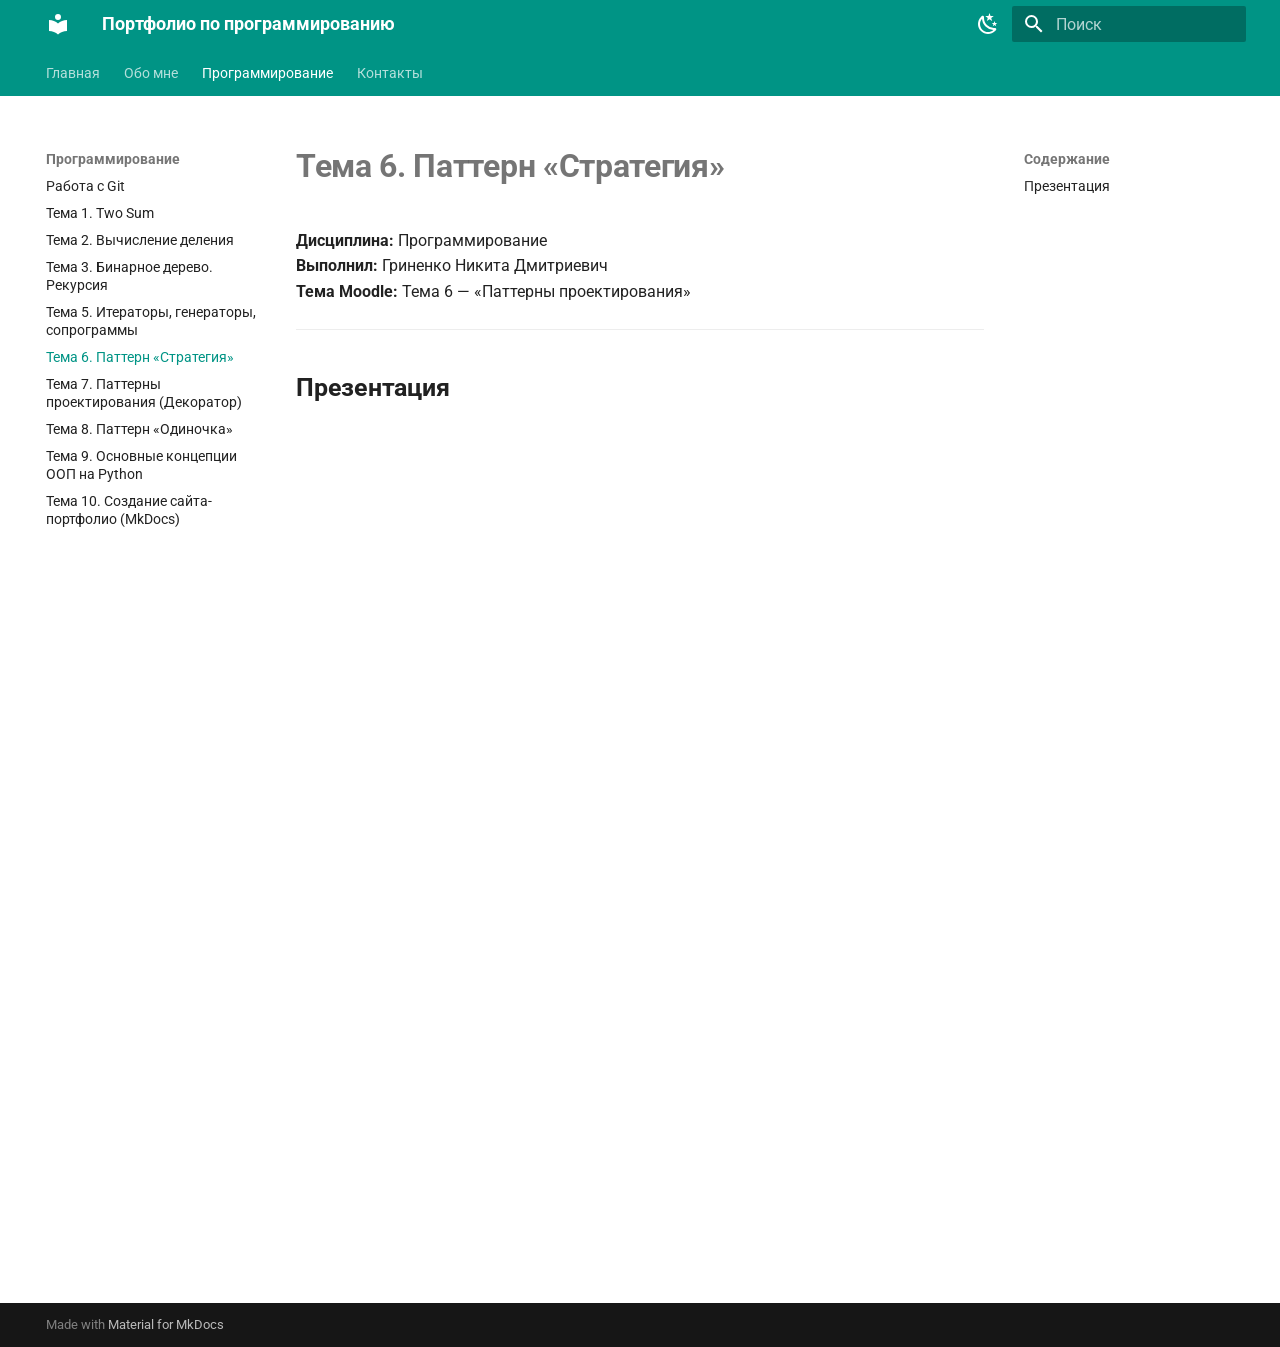
<file: programming/work6/index.html>
<!doctype html>
<html lang="ru" class="no-js">
  <head>
    
      <meta charset="utf-8">
      <meta name="viewport" content="width=device-width,initial-scale=1">
      
        <meta name="description" content="Работы по дисциплине «Программирование» — Гриненко Никита">
      
      
        <meta name="author" content="Гриненко Никита Дмитриевич">
      
      
        <link rel="canonical" href="https://nikitagrinn.github.io/portfolio-prog/programming/work6/">
      
      
        <link rel="prev" href="../work5/">
      
      
        <link rel="next" href="../work7/">
      
      
        
      
      
      <link rel="icon" href="../../assets/images/favicon.png">
      <meta name="generator" content="mkdocs-1.6.1, mkdocs-material-9.7.6">
    
    
      
        <title>Тема 6. Паттерн «Стратегия» - Портфолио по программированию</title>
      
    
    
      <link rel="stylesheet" href="../../assets/stylesheets/main.484c7ddc.min.css">
      
        
        <link rel="stylesheet" href="../../assets/stylesheets/palette.ab4e12ef.min.css">
      
      


    
    
      
    
    
      
        
        
        <link rel="preconnect" href="https://fonts.gstatic.com" crossorigin>
        <link rel="stylesheet" href="https://fonts.googleapis.com/css?family=Roboto:300,300i,400,400i,700,700i%7CFira+Code:400,400i,700,700i&display=fallback">
        <style>:root{--md-text-font:"Roboto";--md-code-font:"Fira Code"}</style>
      
    
    
      <link rel="stylesheet" href="../../stylesheets/extra.css">
    
    <script>__md_scope=new URL("../..",location),__md_hash=e=>[...e].reduce(((e,_)=>(e<<5)-e+_.charCodeAt(0)),0),__md_get=(e,_=localStorage,t=__md_scope)=>JSON.parse(_.getItem(t.pathname+"."+e)),__md_set=(e,_,t=localStorage,a=__md_scope)=>{try{t.setItem(a.pathname+"."+e,JSON.stringify(_))}catch(e){}}</script>
    
      

    
    
  </head>
  
  
    
    
      
    
    
    
    
    <body dir="ltr" data-md-color-scheme="default" data-md-color-primary="teal" data-md-color-accent="cyan">
  
    
    <input class="md-toggle" data-md-toggle="drawer" type="checkbox" id="__drawer" autocomplete="off">
    <input class="md-toggle" data-md-toggle="search" type="checkbox" id="__search" autocomplete="off">
    <label class="md-overlay" for="__drawer"></label>
    <div data-md-component="skip">
      
        
        <a href="#6" class="md-skip">
          Перейти к содержанию
        </a>
      
    </div>
    <div data-md-component="announce">
      
    </div>
    
    
      

<header class="md-header" data-md-component="header">
  <nav class="md-header__inner md-grid" aria-label="Верхний колонтитул">
    <a href="../.." title="Портфолио по программированию" class="md-header__button md-logo" aria-label="Портфолио по программированию" data-md-component="logo">
      
  
  <svg xmlns="http://www.w3.org/2000/svg" viewBox="0 0 24 24"><path d="M12 8a3 3 0 0 0 3-3 3 3 0 0 0-3-3 3 3 0 0 0-3 3 3 3 0 0 0 3 3m0 3.54C9.64 9.35 6.5 8 3 8v11c3.5 0 6.64 1.35 9 3.54 2.36-2.19 5.5-3.54 9-3.54V8c-3.5 0-6.64 1.35-9 3.54"/></svg>

    </a>
    <label class="md-header__button md-icon" for="__drawer">
      
      <svg xmlns="http://www.w3.org/2000/svg" viewBox="0 0 24 24"><path d="M3 6h18v2H3zm0 5h18v2H3zm0 5h18v2H3z"/></svg>
    </label>
    <div class="md-header__title" data-md-component="header-title">
      <div class="md-header__ellipsis">
        <div class="md-header__topic">
          <span class="md-ellipsis">
            Портфолио по программированию
          </span>
        </div>
        <div class="md-header__topic" data-md-component="header-topic">
          <span class="md-ellipsis">
            
              Тема 6. Паттерн «Стратегия»
            
          </span>
        </div>
      </div>
    </div>
    
      
        <form class="md-header__option" data-md-component="palette">
  
    
    
    
    <input class="md-option" data-md-color-media="" data-md-color-scheme="default" data-md-color-primary="teal" data-md-color-accent="cyan"  aria-label="Темная тема"  type="radio" name="__palette" id="__palette_0">
    
      <label class="md-header__button md-icon" title="Темная тема" for="__palette_1" hidden>
        <svg xmlns="http://www.w3.org/2000/svg" viewBox="0 0 24 24"><path d="m17.75 4.09-2.53 1.94.91 3.06-2.63-1.81-2.63 1.81.91-3.06-2.53-1.94L12.44 4l1.06-3 1.06 3zm3.5 6.91-1.64 1.25.59 1.98-1.7-1.17-1.7 1.17.59-1.98L15.75 11l2.06-.05L18.5 9l.69 1.95zm-2.28 4.95c.83-.08 1.72 1.1 1.19 1.85-.32.45-.66.87-1.08 1.27C15.17 23 8.84 23 4.94 19.07c-3.91-3.9-3.91-10.24 0-14.14.4-.4.82-.76 1.27-1.08.75-.53 1.93.36 1.85 1.19-.27 2.86.69 5.83 2.89 8.02a9.96 9.96 0 0 0 8.02 2.89m-1.64 2.02a12.08 12.08 0 0 1-7.8-3.47c-2.17-2.19-3.33-5-3.49-7.82-2.81 3.14-2.7 7.96.31 10.98 3.02 3.01 7.84 3.12 10.98.31"/></svg>
      </label>
    
  
    
    
    
    <input class="md-option" data-md-color-media="" data-md-color-scheme="slate" data-md-color-primary="blue-grey" data-md-color-accent="cyan"  aria-label="Светлая тема"  type="radio" name="__palette" id="__palette_1">
    
      <label class="md-header__button md-icon" title="Светлая тема" for="__palette_0" hidden>
        <svg xmlns="http://www.w3.org/2000/svg" viewBox="0 0 24 24"><path d="M12 7a5 5 0 0 1 5 5 5 5 0 0 1-5 5 5 5 0 0 1-5-5 5 5 0 0 1 5-5m0 2a3 3 0 0 0-3 3 3 3 0 0 0 3 3 3 3 0 0 0 3-3 3 3 0 0 0-3-3m0-7 2.39 3.42C13.65 5.15 12.84 5 12 5s-1.65.15-2.39.42zM3.34 7l4.16-.35A7.2 7.2 0 0 0 5.94 8.5c-.44.74-.69 1.5-.83 2.29zm.02 10 1.76-3.77a7.131 7.131 0 0 0 2.38 4.14zM20.65 7l-1.77 3.79a7.02 7.02 0 0 0-2.38-4.15zm-.01 10-4.14.36c.59-.51 1.12-1.14 1.54-1.86.42-.73.69-1.5.83-2.29zM12 22l-2.41-3.44c.74.27 1.55.44 2.41.44.82 0 1.63-.17 2.37-.44z"/></svg>
      </label>
    
  
</form>
      
    
    
      <script>var palette=__md_get("__palette");if(palette&&palette.color){if("(prefers-color-scheme)"===palette.color.media){var media=matchMedia("(prefers-color-scheme: light)"),input=document.querySelector(media.matches?"[data-md-color-media='(prefers-color-scheme: light)']":"[data-md-color-media='(prefers-color-scheme: dark)']");palette.color.media=input.getAttribute("data-md-color-media"),palette.color.scheme=input.getAttribute("data-md-color-scheme"),palette.color.primary=input.getAttribute("data-md-color-primary"),palette.color.accent=input.getAttribute("data-md-color-accent")}for(var[key,value]of Object.entries(palette.color))document.body.setAttribute("data-md-color-"+key,value)}</script>
    
    
    
      
      
        <label class="md-header__button md-icon" for="__search">
          
          <svg xmlns="http://www.w3.org/2000/svg" viewBox="0 0 24 24"><path d="M9.5 3A6.5 6.5 0 0 1 16 9.5c0 1.61-.59 3.09-1.56 4.23l.27.27h.79l5 5-1.5 1.5-5-5v-.79l-.27-.27A6.52 6.52 0 0 1 9.5 16 6.5 6.5 0 0 1 3 9.5 6.5 6.5 0 0 1 9.5 3m0 2C7 5 5 7 5 9.5S7 14 9.5 14 14 12 14 9.5 12 5 9.5 5"/></svg>
        </label>
        <div class="md-search" data-md-component="search" role="dialog">
  <label class="md-search__overlay" for="__search"></label>
  <div class="md-search__inner" role="search">
    <form class="md-search__form" name="search">
      <input type="text" class="md-search__input" name="query" aria-label="Поиск" placeholder="Поиск" autocapitalize="off" autocorrect="off" autocomplete="off" spellcheck="false" data-md-component="search-query" required>
      <label class="md-search__icon md-icon" for="__search">
        
        <svg xmlns="http://www.w3.org/2000/svg" viewBox="0 0 24 24"><path d="M9.5 3A6.5 6.5 0 0 1 16 9.5c0 1.61-.59 3.09-1.56 4.23l.27.27h.79l5 5-1.5 1.5-5-5v-.79l-.27-.27A6.52 6.52 0 0 1 9.5 16 6.5 6.5 0 0 1 3 9.5 6.5 6.5 0 0 1 9.5 3m0 2C7 5 5 7 5 9.5S7 14 9.5 14 14 12 14 9.5 12 5 9.5 5"/></svg>
        
        <svg xmlns="http://www.w3.org/2000/svg" viewBox="0 0 24 24"><path d="M20 11v2H8l5.5 5.5-1.42 1.42L4.16 12l7.92-7.92L13.5 5.5 8 11z"/></svg>
      </label>
      <nav class="md-search__options" aria-label="Поиск">
        
        <button type="reset" class="md-search__icon md-icon" title="Очистить" aria-label="Очистить" tabindex="-1">
          
          <svg xmlns="http://www.w3.org/2000/svg" viewBox="0 0 24 24"><path d="M19 6.41 17.59 5 12 10.59 6.41 5 5 6.41 10.59 12 5 17.59 6.41 19 12 13.41 17.59 19 19 17.59 13.41 12z"/></svg>
        </button>
      </nav>
      
    </form>
    <div class="md-search__output">
      <div class="md-search__scrollwrap" tabindex="0" data-md-scrollfix>
        <div class="md-search-result" data-md-component="search-result">
          <div class="md-search-result__meta">
            Инициализация поиска
          </div>
          <ol class="md-search-result__list" role="presentation"></ol>
        </div>
      </div>
    </div>
  </div>
</div>
      
    
    
  </nav>
  
</header>
    
    <div class="md-container" data-md-component="container">
      
      
        
          
            
<nav class="md-tabs" aria-label="Вкладки" data-md-component="tabs">
  <div class="md-grid">
    <ul class="md-tabs__list">
      
        
  
  
  
  
    <li class="md-tabs__item">
      <a href="../.." class="md-tabs__link">
        
  
  
    
  
  Главная

      </a>
    </li>
  

      
        
  
  
  
  
    <li class="md-tabs__item">
      <a href="../../about/" class="md-tabs__link">
        
  
  
    
  
  Обо мне

      </a>
    </li>
  

      
        
  
  
  
    
  
  
    
    
      <li class="md-tabs__item md-tabs__item--active">
        <a href="../work0/" class="md-tabs__link">
          
  
  
  Программирование

        </a>
      </li>
    
  

      
        
  
  
  
  
    <li class="md-tabs__item">
      <a href="../../contacts/" class="md-tabs__link">
        
  
  
    
  
  Контакты

      </a>
    </li>
  

      
    </ul>
  </div>
</nav>
          
        
      
      <main class="md-main" data-md-component="main">
        <div class="md-main__inner md-grid">
          
            
              
              <div class="md-sidebar md-sidebar--primary" data-md-component="sidebar" data-md-type="navigation" >
                <div class="md-sidebar__scrollwrap">
                  <div class="md-sidebar__inner">
                    


  


<nav class="md-nav md-nav--primary md-nav--lifted" aria-label="Навигация" data-md-level="0">
  <label class="md-nav__title" for="__drawer">
    <a href="../.." title="Портфолио по программированию" class="md-nav__button md-logo" aria-label="Портфолио по программированию" data-md-component="logo">
      
  
  <svg xmlns="http://www.w3.org/2000/svg" viewBox="0 0 24 24"><path d="M12 8a3 3 0 0 0 3-3 3 3 0 0 0-3-3 3 3 0 0 0-3 3 3 3 0 0 0 3 3m0 3.54C9.64 9.35 6.5 8 3 8v11c3.5 0 6.64 1.35 9 3.54 2.36-2.19 5.5-3.54 9-3.54V8c-3.5 0-6.64 1.35-9 3.54"/></svg>

    </a>
    Портфолио по программированию
  </label>
  
  <ul class="md-nav__list" data-md-scrollfix>
    
      
      
  
  
  
  
    <li class="md-nav__item">
      <a href="../.." class="md-nav__link">
        
  
  
  <span class="md-ellipsis">
    
  
    Главная
  

    
  </span>
  
  

      </a>
    </li>
  

    
      
      
  
  
  
  
    <li class="md-nav__item">
      <a href="../../about/" class="md-nav__link">
        
  
  
  <span class="md-ellipsis">
    
  
    Обо мне
  

    
  </span>
  
  

      </a>
    </li>
  

    
      
      
  
  
    
  
  
  
    
    
    
    
      
        
        
      
      
        
      
    
    
    <li class="md-nav__item md-nav__item--active md-nav__item--section md-nav__item--nested">
      
        
        
        <input class="md-nav__toggle md-toggle " type="checkbox" id="__nav_3" checked>
        
          
          <label class="md-nav__link" for="__nav_3" id="__nav_3_label" tabindex="">
            
  
  
  <span class="md-ellipsis">
    
  
    Программирование
  

    
  </span>
  
  

            <span class="md-nav__icon md-icon"></span>
          </label>
        
        <nav class="md-nav" data-md-level="1" aria-labelledby="__nav_3_label" aria-expanded="true">
          <label class="md-nav__title" for="__nav_3">
            <span class="md-nav__icon md-icon"></span>
            
  
    Программирование
  

          </label>
          <ul class="md-nav__list" data-md-scrollfix>
            
              
                
  
  
  
  
    <li class="md-nav__item">
      <a href="../work0/" class="md-nav__link">
        
  
  
  <span class="md-ellipsis">
    
  
    Работа с Git
  

    
  </span>
  
  

      </a>
    </li>
  

              
            
              
                
  
  
  
  
    <li class="md-nav__item">
      <a href="../work1/" class="md-nav__link">
        
  
  
  <span class="md-ellipsis">
    
  
    Тема 1. Two Sum
  

    
  </span>
  
  

      </a>
    </li>
  

              
            
              
                
  
  
  
  
    <li class="md-nav__item">
      <a href="../work2/" class="md-nav__link">
        
  
  
  <span class="md-ellipsis">
    
  
    Тема 2. Вычисление деления
  

    
  </span>
  
  

      </a>
    </li>
  

              
            
              
                
  
  
  
  
    <li class="md-nav__item">
      <a href="../work3/" class="md-nav__link">
        
  
  
  <span class="md-ellipsis">
    
  
    Тема 3. Бинарное дерево. Рекурсия
  

    
  </span>
  
  

      </a>
    </li>
  

              
            
              
                
  
  
  
  
    <li class="md-nav__item">
      <a href="../work5/" class="md-nav__link">
        
  
  
  <span class="md-ellipsis">
    
  
    Тема 5. Итераторы, генераторы, сопрограммы
  

    
  </span>
  
  

      </a>
    </li>
  

              
            
              
                
  
  
    
  
  
  
    <li class="md-nav__item md-nav__item--active">
      
      <input class="md-nav__toggle md-toggle" type="checkbox" id="__toc">
      
      
        
      
      
        <label class="md-nav__link md-nav__link--active" for="__toc">
          
  
  
  <span class="md-ellipsis">
    
  
    Тема 6. Паттерн «Стратегия»
  

    
  </span>
  
  

          <span class="md-nav__icon md-icon"></span>
        </label>
      
      <a href="./" class="md-nav__link md-nav__link--active">
        
  
  
  <span class="md-ellipsis">
    
  
    Тема 6. Паттерн «Стратегия»
  

    
  </span>
  
  

      </a>
      
        

<nav class="md-nav md-nav--secondary" aria-label="Содержание">
  
  
  
    
  
  
    <label class="md-nav__title" for="__toc">
      <span class="md-nav__icon md-icon"></span>
      Содержание
    </label>
    <ul class="md-nav__list" data-md-component="toc" data-md-scrollfix>
      
        <li class="md-nav__item">
  <a href="#_1" class="md-nav__link">
    <span class="md-ellipsis">
      
        Презентация
      
    </span>
  </a>
  
</li>
      
    </ul>
  
</nav>
      
    </li>
  

              
            
              
                
  
  
  
  
    <li class="md-nav__item">
      <a href="../work7/" class="md-nav__link">
        
  
  
  <span class="md-ellipsis">
    
  
    Тема 7. Паттерны проектирования (Декоратор)
  

    
  </span>
  
  

      </a>
    </li>
  

              
            
              
                
  
  
  
  
    <li class="md-nav__item">
      <a href="../work8/" class="md-nav__link">
        
  
  
  <span class="md-ellipsis">
    
  
    Тема 8. Паттерн «Одиночка»
  

    
  </span>
  
  

      </a>
    </li>
  

              
            
              
                
  
  
  
  
    <li class="md-nav__item">
      <a href="../work9/" class="md-nav__link">
        
  
  
  <span class="md-ellipsis">
    
  
    Тема 9. Основные концепции ООП на Python
  

    
  </span>
  
  

      </a>
    </li>
  

              
            
              
                
  
  
  
  
    <li class="md-nav__item">
      <a href="../work10/" class="md-nav__link">
        
  
  
  <span class="md-ellipsis">
    
  
    Тема 10. Создание сайта-портфолио (MkDocs)
  

    
  </span>
  
  

      </a>
    </li>
  

              
            
          </ul>
        </nav>
      
    </li>
  

    
      
      
  
  
  
  
    <li class="md-nav__item">
      <a href="../../contacts/" class="md-nav__link">
        
  
  
  <span class="md-ellipsis">
    
  
    Контакты
  

    
  </span>
  
  

      </a>
    </li>
  

    
  </ul>
</nav>
                  </div>
                </div>
              </div>
            
            
              
              <div class="md-sidebar md-sidebar--secondary" data-md-component="sidebar" data-md-type="toc" >
                <div class="md-sidebar__scrollwrap">
                  <div class="md-sidebar__inner">
                    

<nav class="md-nav md-nav--secondary" aria-label="Содержание">
  
  
  
    
  
  
    <label class="md-nav__title" for="__toc">
      <span class="md-nav__icon md-icon"></span>
      Содержание
    </label>
    <ul class="md-nav__list" data-md-component="toc" data-md-scrollfix>
      
        <li class="md-nav__item">
  <a href="#_1" class="md-nav__link">
    <span class="md-ellipsis">
      
        Презентация
      
    </span>
  </a>
  
</li>
      
    </ul>
  
</nav>
                  </div>
                </div>
              </div>
            
          
          
            <div class="md-content" data-md-component="content">
              
              <article class="md-content__inner md-typeset">
                
                  



<h1 id="6">Тема 6. Паттерн «Стратегия»<a class="headerlink" href="#6" title="Permanent link">&para;</a></h1>
<p><strong>Дисциплина:</strong> Программирование<br />
<strong>Выполнил:</strong> Гриненко Никита Дмитриевич<br />
<strong>Тема Moodle:</strong> Тема 6 — «Паттерны проектирования»</p>
<hr />
<h2 id="_1">Презентация<a class="headerlink" href="#_1" title="Permanent link">&para;</a></h2>
<iframe 
  src="../Pattern-Strategiya-Strategy.pdf"
  width="100%"
  height="850px"
  style="border: none; border-radius: 8px;"
>
  Ваш браузер не поддерживает встроенный просмотр PDF.
  <a href="../Pattern-Strategiya-Strategy.pdf">Скачать PDF</a>
</iframe>












                
              </article>
            </div>
          
          
<script>var target=document.getElementById(location.hash.slice(1));target&&target.name&&(target.checked=target.name.startsWith("__tabbed_"))</script>
        </div>
        
          <button type="button" class="md-top md-icon" data-md-component="top" hidden>
  
  <svg xmlns="http://www.w3.org/2000/svg" viewBox="0 0 24 24"><path d="M13 20h-2V8l-5.5 5.5-1.42-1.42L12 4.16l7.92 7.92-1.42 1.42L13 8z"/></svg>
  К началу
</button>
        
      </main>
      
        <footer class="md-footer">
  
  <div class="md-footer-meta md-typeset">
    <div class="md-footer-meta__inner md-grid">
      <div class="md-copyright">
  
  
    Made with
    <a href="https://squidfunk.github.io/mkdocs-material/" target="_blank" rel="noopener">
      Material for MkDocs
    </a>
  
</div>
      
    </div>
  </div>
</footer>
      
    </div>
    <div class="md-dialog" data-md-component="dialog">
      <div class="md-dialog__inner md-typeset"></div>
    </div>
    
    
    
      
      
      <script id="__config" type="application/json">{"annotate": null, "base": "../..", "features": ["navigation.instant", "navigation.tracking", "navigation.tabs", "navigation.sections", "navigation.expand", "navigation.top", "search.highlight", "content.code.copy"], "search": "../../assets/javascripts/workers/search.2c215733.min.js", "tags": null, "translations": {"clipboard.copied": "\u0421\u043a\u043e\u043f\u0438\u0440\u043e\u0432\u0430\u043d\u043e \u0432 \u0431\u0443\u0444\u0435\u0440", "clipboard.copy": "\u041a\u043e\u043f\u0438\u0440\u043e\u0432\u0430\u0442\u044c \u0432 \u0431\u0443\u0444\u0435\u0440", "search.result.more.one": "\u0415\u0449\u0451 1 \u043d\u0430 \u044d\u0442\u043e\u0439 \u0441\u0442\u0440\u0430\u043d\u0438\u0446\u0435", "search.result.more.other": "\u0415\u0449\u0451 # \u043d\u0430 \u044d\u0442\u043e\u0439 \u0441\u0442\u0440\u0430\u043d\u0438\u0446\u0435", "search.result.none": "\u0421\u043e\u0432\u043f\u0430\u0434\u0435\u043d\u0438\u0439 \u043d\u0435 \u043d\u0430\u0439\u0434\u0435\u043d\u043e", "search.result.one": "\u041d\u0430\u0439\u0434\u0435\u043d\u043e 1 \u0441\u043e\u0432\u043f\u0430\u0434\u0435\u043d\u0438\u0435", "search.result.other": "\u041d\u0430\u0439\u0434\u0435\u043d\u043e \u0441\u043e\u0432\u043f\u0430\u0434\u0435\u043d\u0438\u0439: #", "search.result.placeholder": "\u041d\u0430\u0447\u043d\u0438\u0442\u0435 \u043f\u0435\u0447\u0430\u0442\u0430\u0442\u044c \u0434\u043b\u044f \u043f\u043e\u0438\u0441\u043a\u0430", "search.result.term.missing": "\u041e\u0442\u0441\u0443\u0442\u0441\u0442\u0432\u0443\u0435\u0442", "select.version": "\u0412\u044b\u0431\u0435\u0440\u0438\u0442\u0435 \u0432\u0435\u0440\u0441\u0438\u044e"}, "version": null}</script>
    
    
      <script src="../../assets/javascripts/bundle.79ae519e.min.js"></script>
      
    
  </body>
</html>
</file>
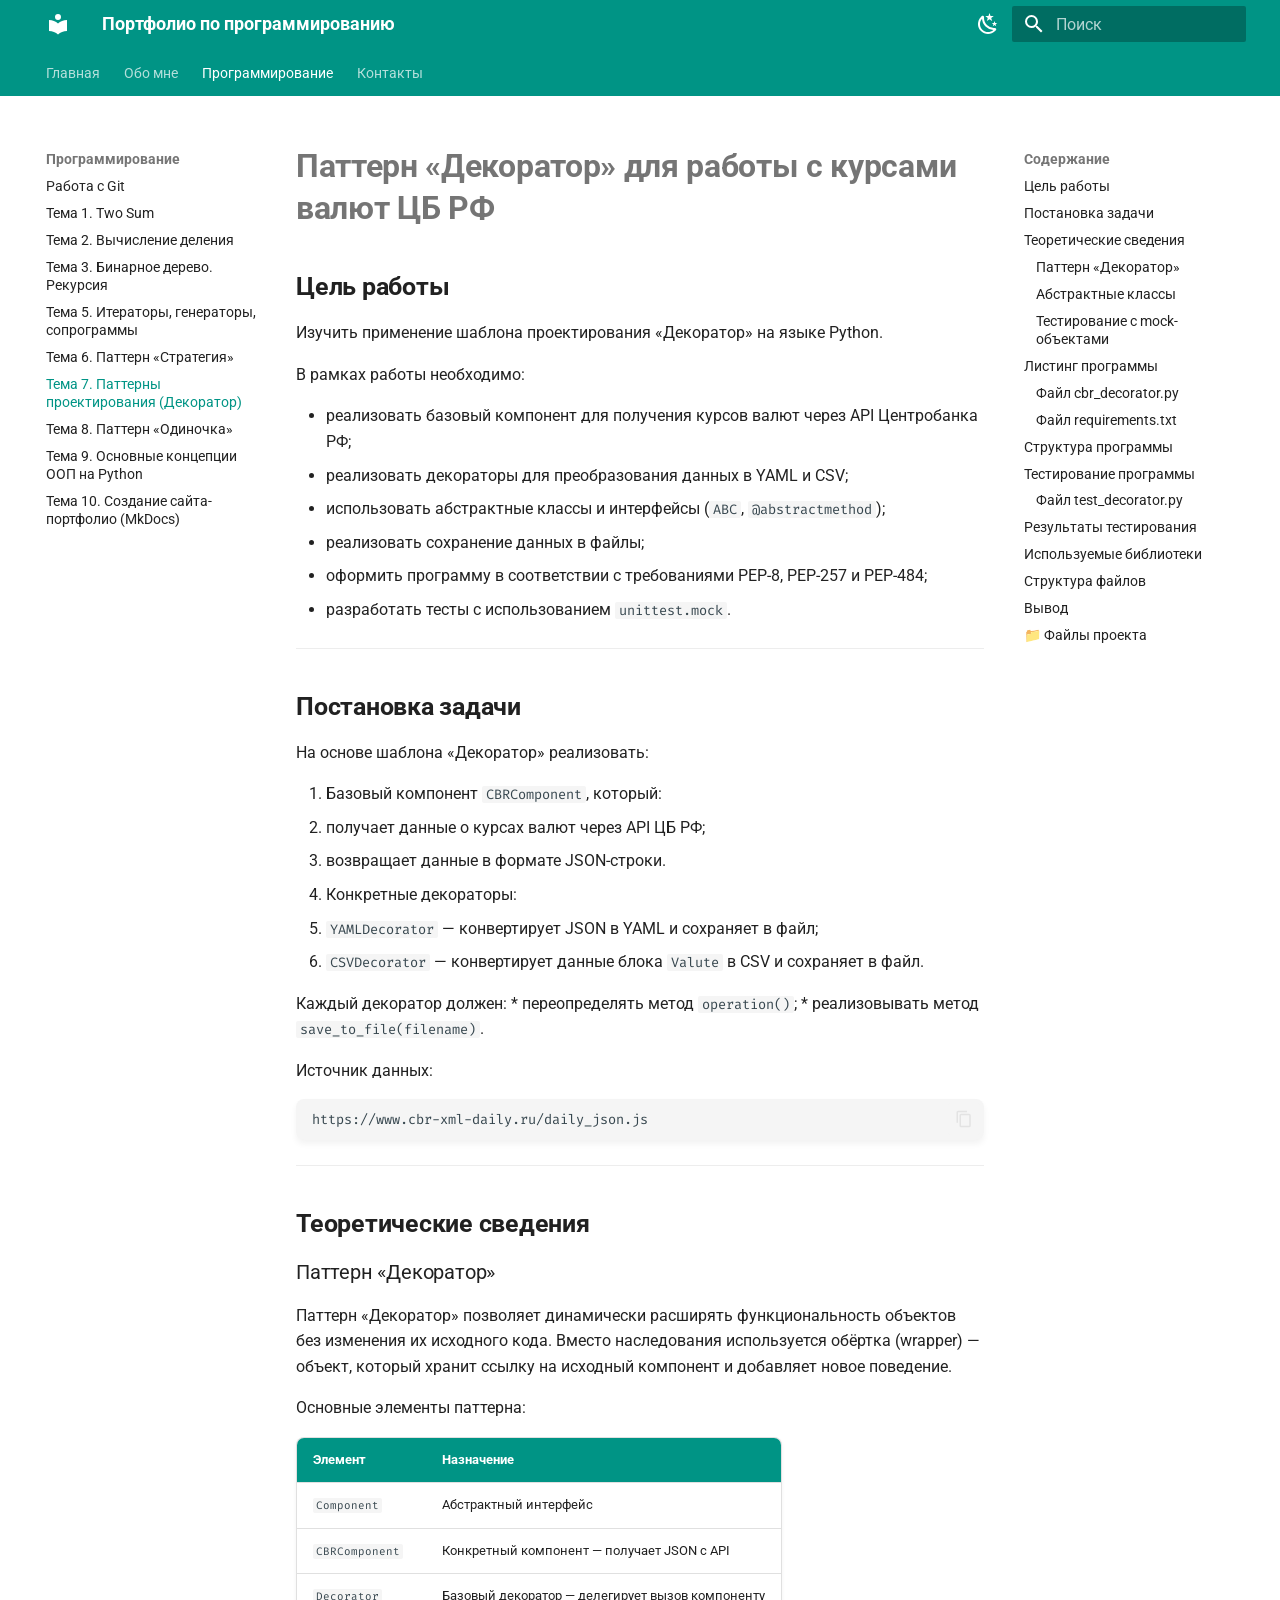
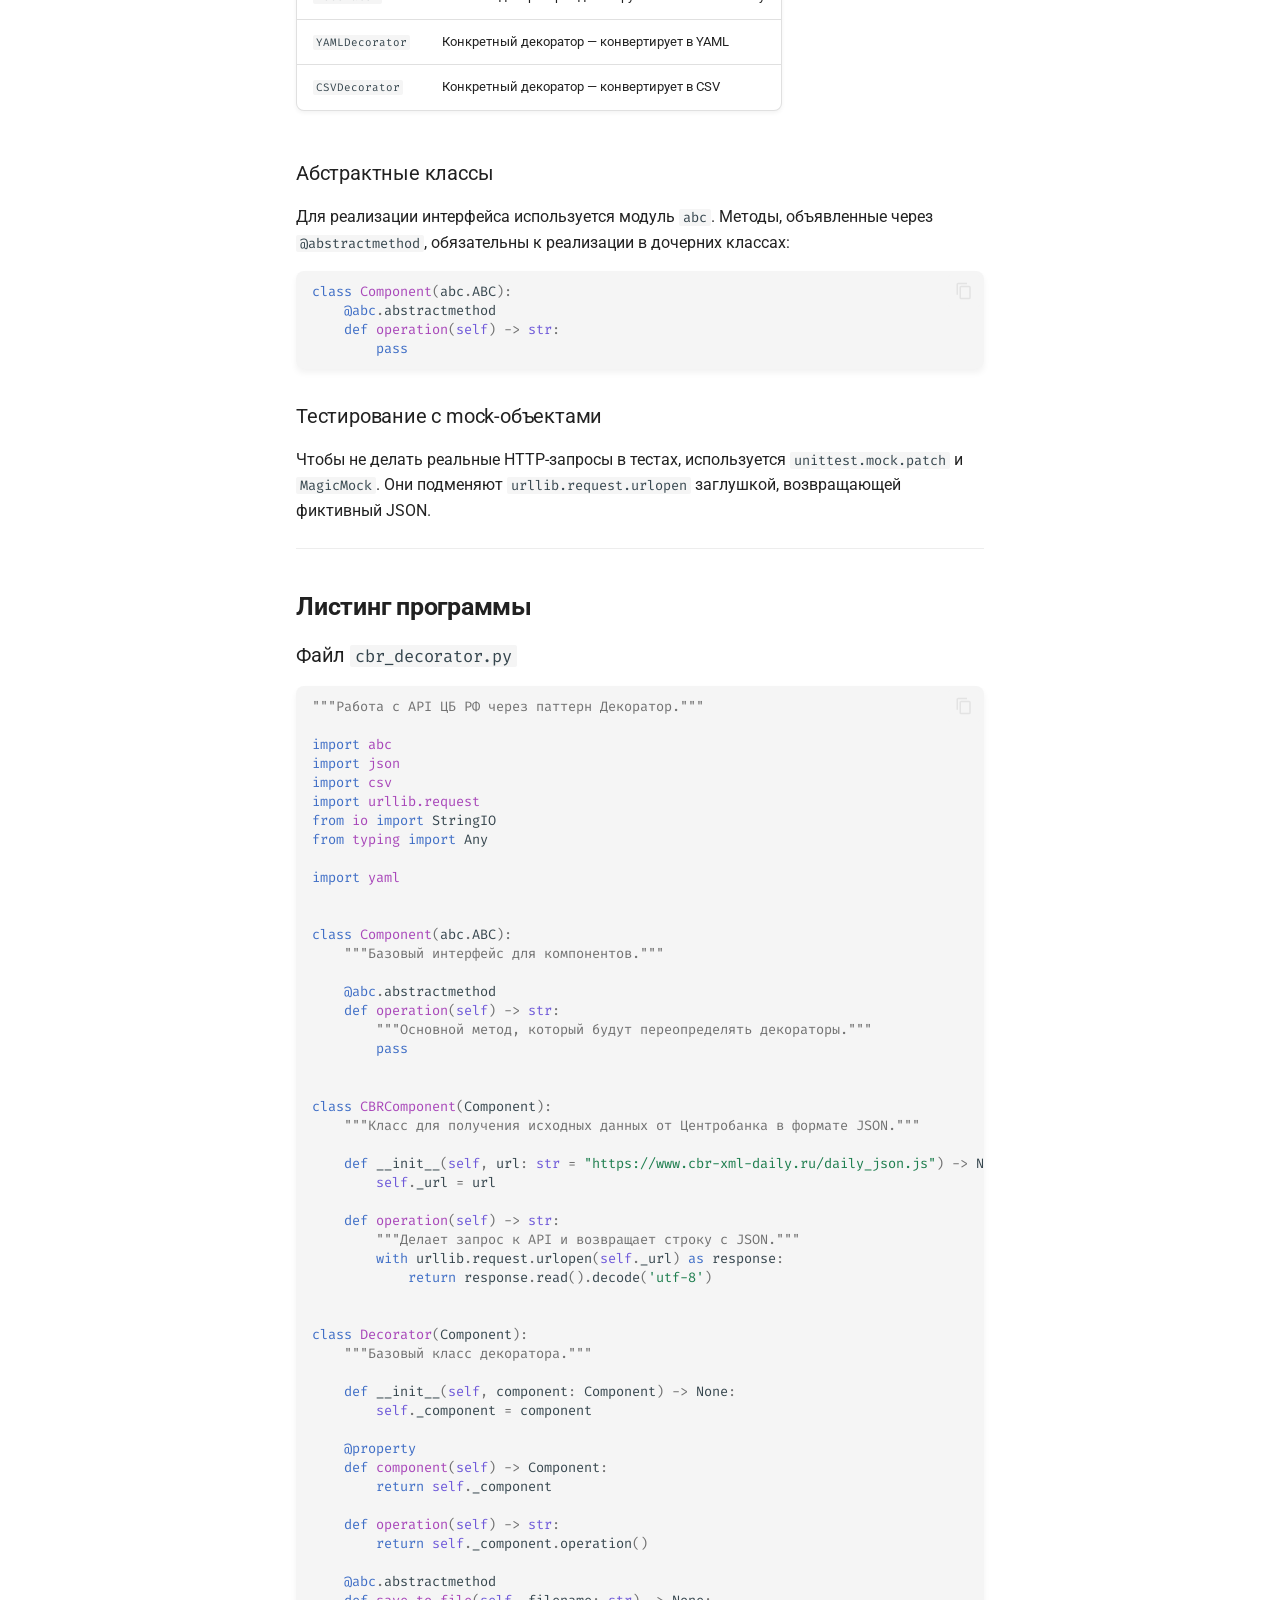
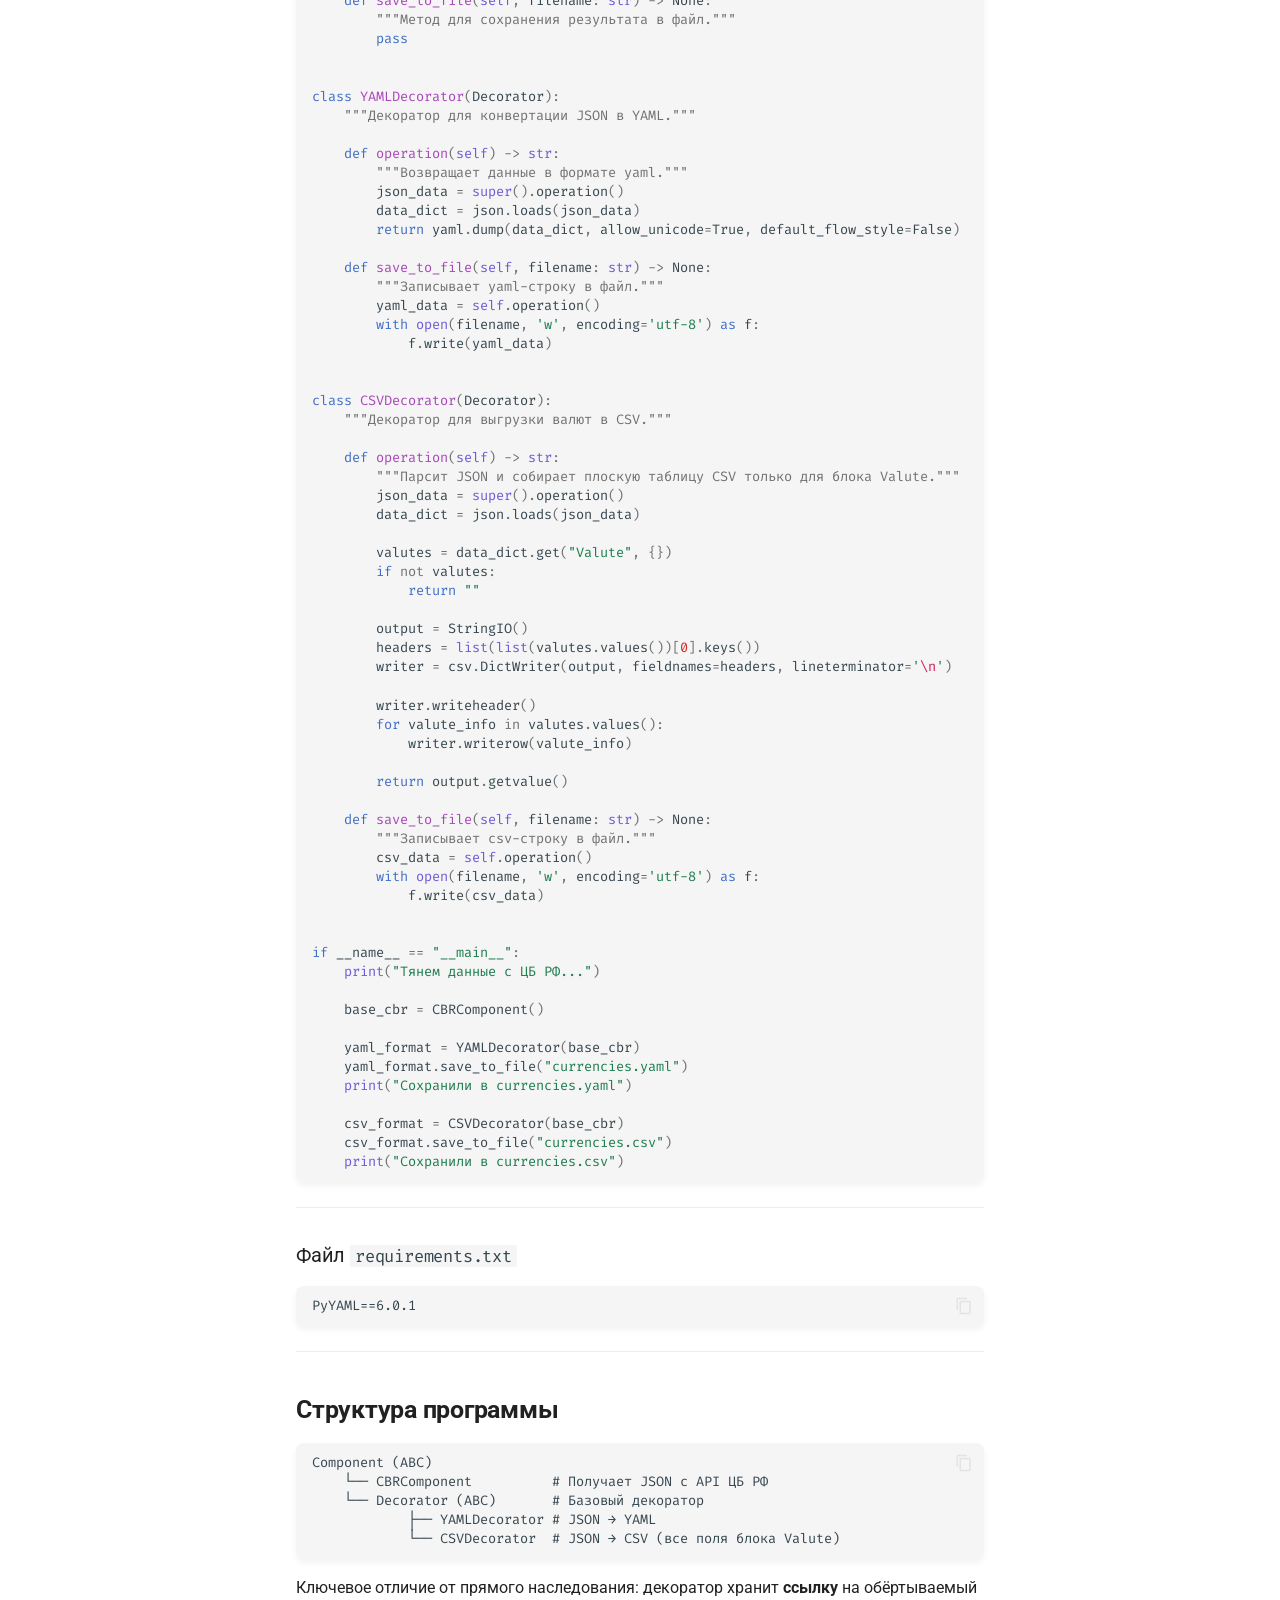
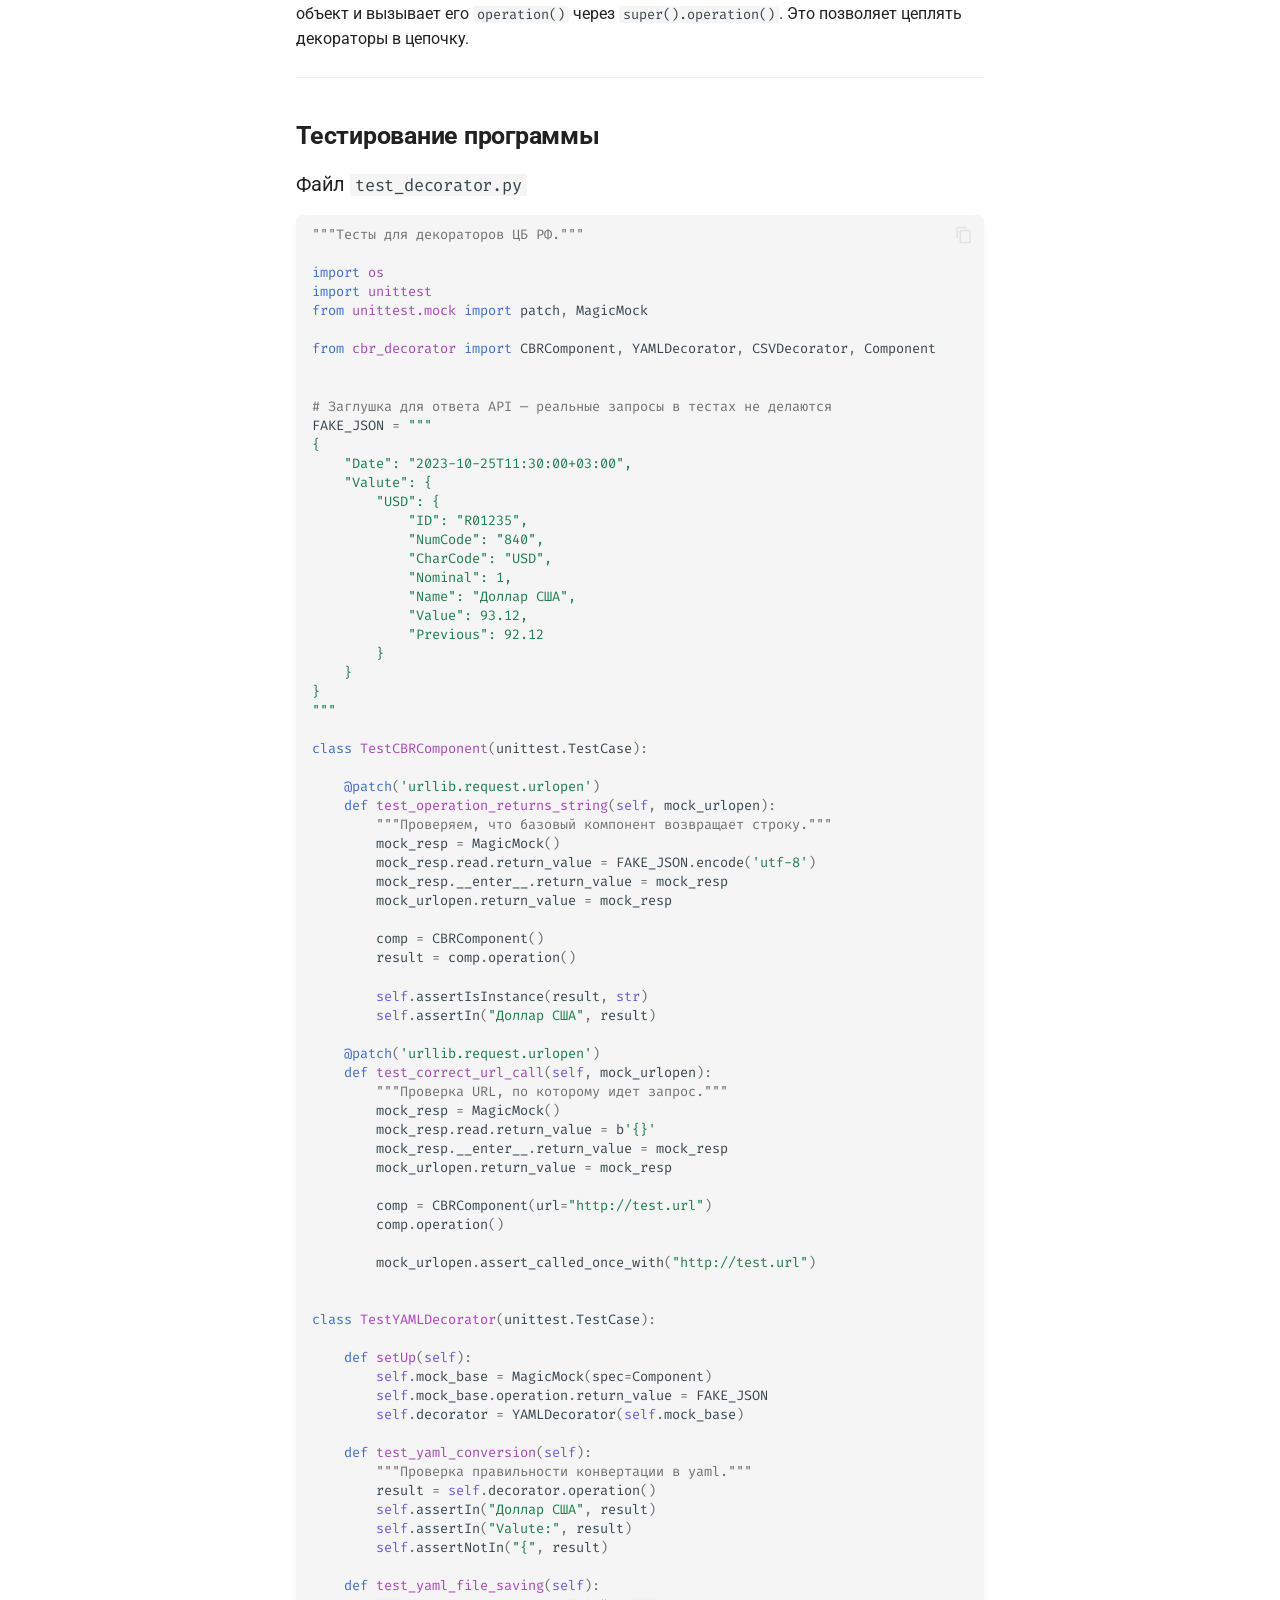
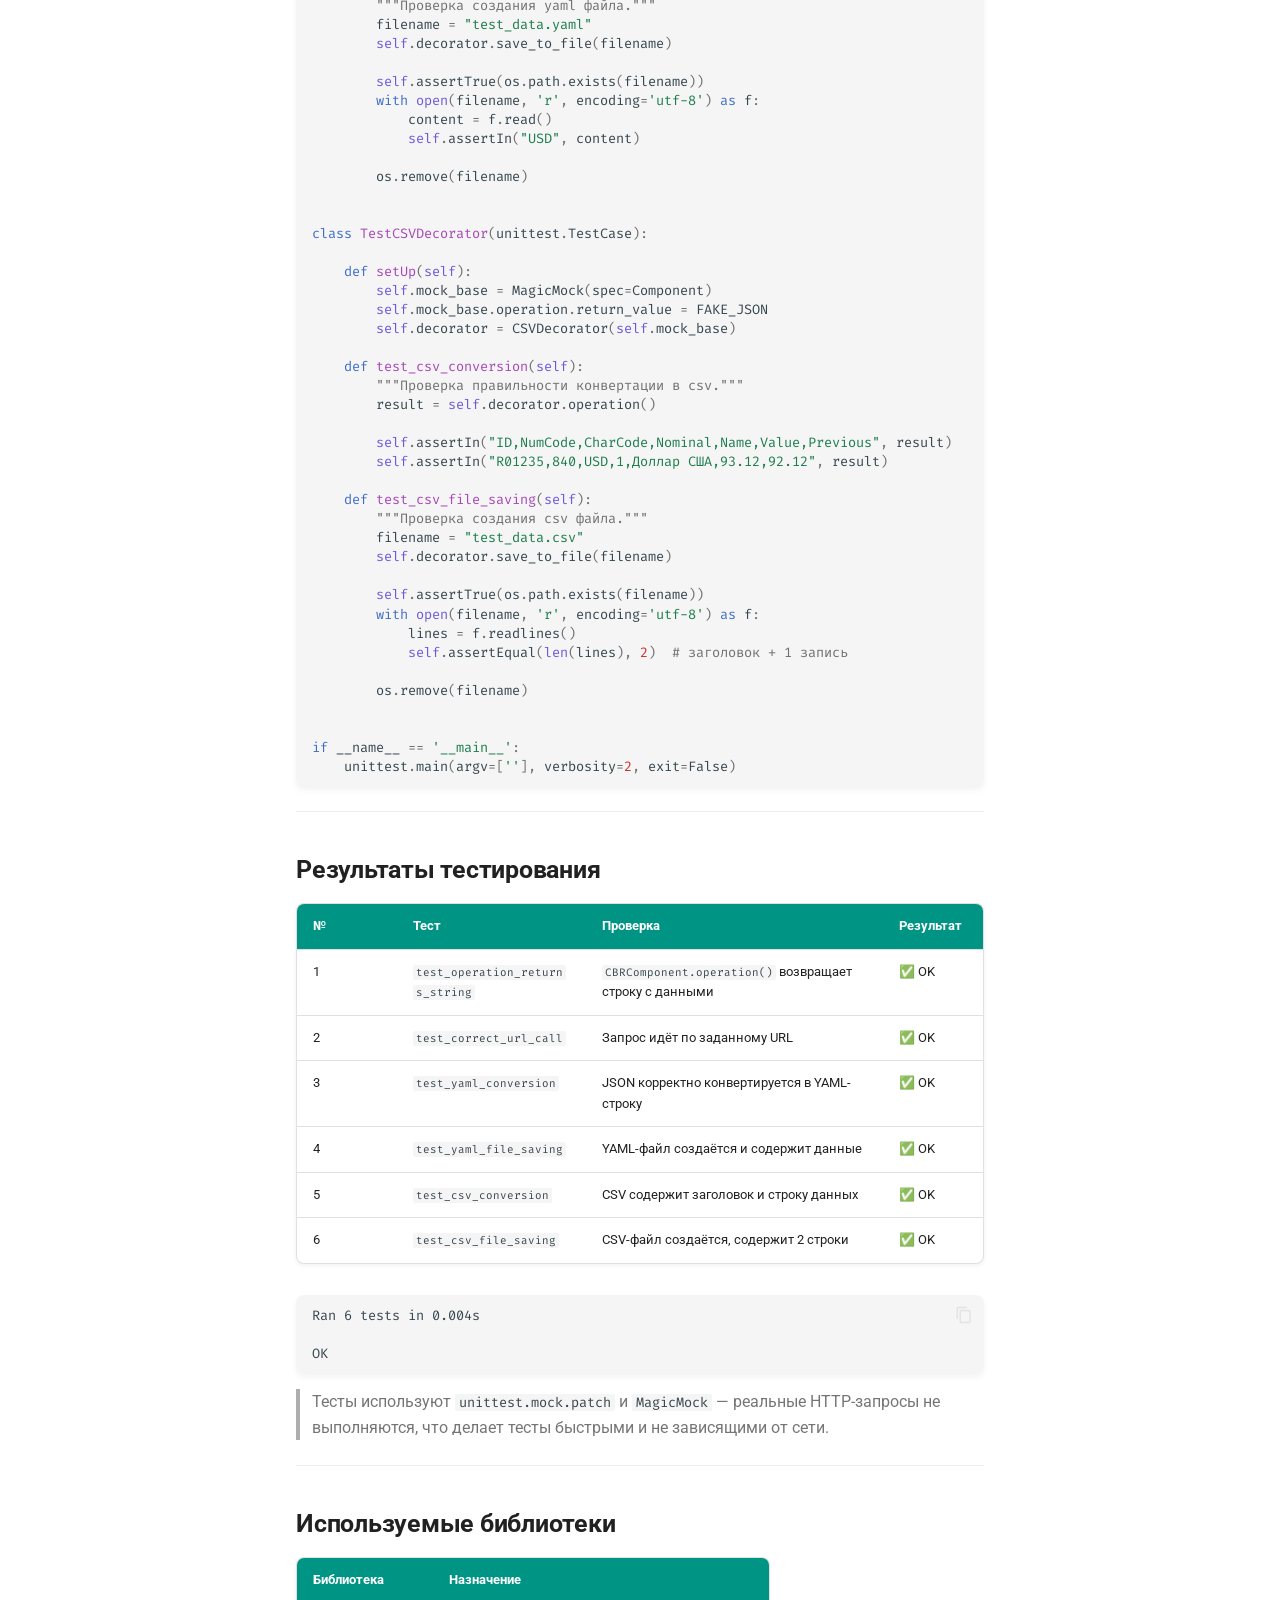
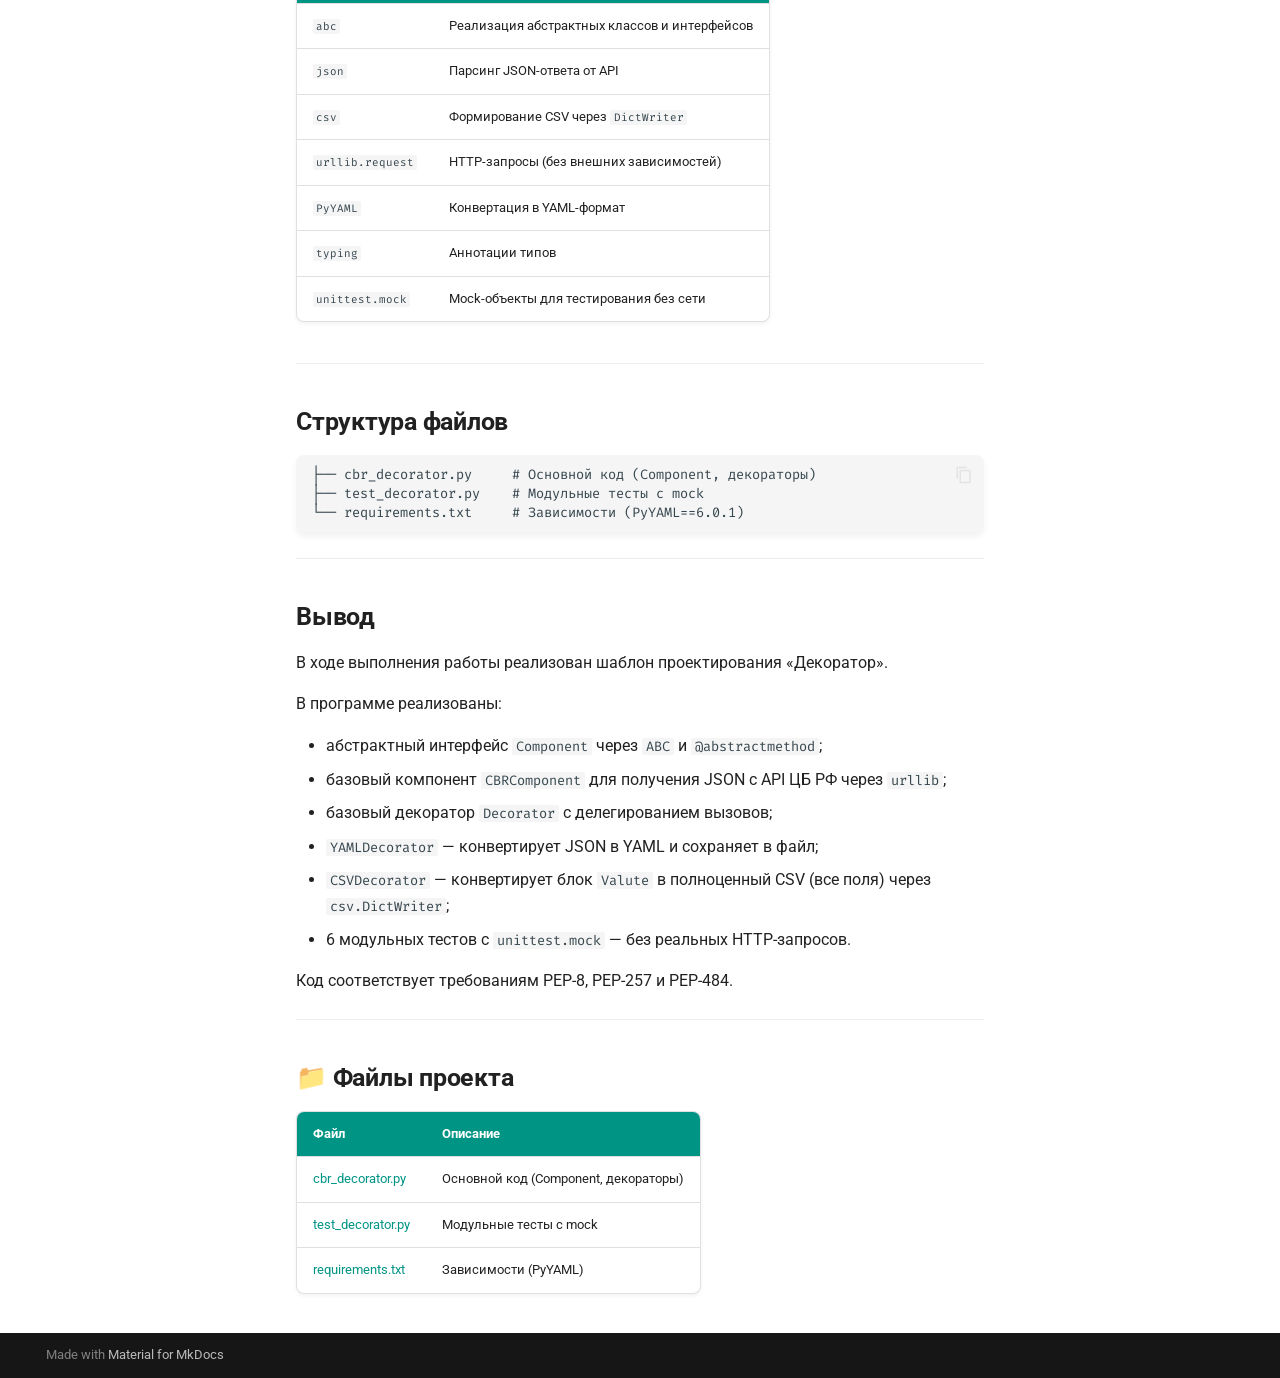
<file: programming/work7/index.html>
<!doctype html>
<html lang="ru" class="no-js">
  <head>
    
      <meta charset="utf-8">
      <meta name="viewport" content="width=device-width,initial-scale=1">
      
        <meta name="description" content="Работы по дисциплине «Программирование» — Гриненко Никита">
      
      
        <meta name="author" content="Гриненко Никита Дмитриевич">
      
      
        <link rel="canonical" href="https://nikitagrinn.github.io/portfolio-prog/programming/work7/">
      
      
        <link rel="prev" href="../work6/">
      
      
        <link rel="next" href="../work8/">
      
      
        
      
      
      <link rel="icon" href="../../assets/images/favicon.png">
      <meta name="generator" content="mkdocs-1.6.1, mkdocs-material-9.7.6">
    
    
      
        <title>Тема 7. Паттерны проектирования (Декоратор) - Портфолио по программированию</title>
      
    
    
      <link rel="stylesheet" href="../../assets/stylesheets/main.484c7ddc.min.css">
      
        
        <link rel="stylesheet" href="../../assets/stylesheets/palette.ab4e12ef.min.css">
      
      


    
    
      
    
    
      
        
        
        <link rel="preconnect" href="https://fonts.gstatic.com" crossorigin>
        <link rel="stylesheet" href="https://fonts.googleapis.com/css?family=Roboto:300,300i,400,400i,700,700i%7CFira+Code:400,400i,700,700i&display=fallback">
        <style>:root{--md-text-font:"Roboto";--md-code-font:"Fira Code"}</style>
      
    
    
      <link rel="stylesheet" href="../../stylesheets/extra.css">
    
    <script>__md_scope=new URL("../..",location),__md_hash=e=>[...e].reduce(((e,_)=>(e<<5)-e+_.charCodeAt(0)),0),__md_get=(e,_=localStorage,t=__md_scope)=>JSON.parse(_.getItem(t.pathname+"."+e)),__md_set=(e,_,t=localStorage,a=__md_scope)=>{try{t.setItem(a.pathname+"."+e,JSON.stringify(_))}catch(e){}}</script>
    
      

    
    
  </head>
  
  
    
    
      
    
    
    
    
    <body dir="ltr" data-md-color-scheme="default" data-md-color-primary="teal" data-md-color-accent="cyan">
  
    
    <input class="md-toggle" data-md-toggle="drawer" type="checkbox" id="__drawer" autocomplete="off">
    <input class="md-toggle" data-md-toggle="search" type="checkbox" id="__search" autocomplete="off">
    <label class="md-overlay" for="__drawer"></label>
    <div data-md-component="skip">
      
        
        <a href="#_1" class="md-skip">
          Перейти к содержанию
        </a>
      
    </div>
    <div data-md-component="announce">
      
    </div>
    
    
      

<header class="md-header" data-md-component="header">
  <nav class="md-header__inner md-grid" aria-label="Верхний колонтитул">
    <a href="../.." title="Портфолио по программированию" class="md-header__button md-logo" aria-label="Портфолио по программированию" data-md-component="logo">
      
  
  <svg xmlns="http://www.w3.org/2000/svg" viewBox="0 0 24 24"><path d="M12 8a3 3 0 0 0 3-3 3 3 0 0 0-3-3 3 3 0 0 0-3 3 3 3 0 0 0 3 3m0 3.54C9.64 9.35 6.5 8 3 8v11c3.5 0 6.64 1.35 9 3.54 2.36-2.19 5.5-3.54 9-3.54V8c-3.5 0-6.64 1.35-9 3.54"/></svg>

    </a>
    <label class="md-header__button md-icon" for="__drawer">
      
      <svg xmlns="http://www.w3.org/2000/svg" viewBox="0 0 24 24"><path d="M3 6h18v2H3zm0 5h18v2H3zm0 5h18v2H3z"/></svg>
    </label>
    <div class="md-header__title" data-md-component="header-title">
      <div class="md-header__ellipsis">
        <div class="md-header__topic">
          <span class="md-ellipsis">
            Портфолио по программированию
          </span>
        </div>
        <div class="md-header__topic" data-md-component="header-topic">
          <span class="md-ellipsis">
            
              Тема 7. Паттерны проектирования (Декоратор)
            
          </span>
        </div>
      </div>
    </div>
    
      
        <form class="md-header__option" data-md-component="palette">
  
    
    
    
    <input class="md-option" data-md-color-media="" data-md-color-scheme="default" data-md-color-primary="teal" data-md-color-accent="cyan"  aria-label="Темная тема"  type="radio" name="__palette" id="__palette_0">
    
      <label class="md-header__button md-icon" title="Темная тема" for="__palette_1" hidden>
        <svg xmlns="http://www.w3.org/2000/svg" viewBox="0 0 24 24"><path d="m17.75 4.09-2.53 1.94.91 3.06-2.63-1.81-2.63 1.81.91-3.06-2.53-1.94L12.44 4l1.06-3 1.06 3zm3.5 6.91-1.64 1.25.59 1.98-1.7-1.17-1.7 1.17.59-1.98L15.75 11l2.06-.05L18.5 9l.69 1.95zm-2.28 4.95c.83-.08 1.72 1.1 1.19 1.85-.32.45-.66.87-1.08 1.27C15.17 23 8.84 23 4.94 19.07c-3.91-3.9-3.91-10.24 0-14.14.4-.4.82-.76 1.27-1.08.75-.53 1.93.36 1.85 1.19-.27 2.86.69 5.83 2.89 8.02a9.96 9.96 0 0 0 8.02 2.89m-1.64 2.02a12.08 12.08 0 0 1-7.8-3.47c-2.17-2.19-3.33-5-3.49-7.82-2.81 3.14-2.7 7.96.31 10.98 3.02 3.01 7.84 3.12 10.98.31"/></svg>
      </label>
    
  
    
    
    
    <input class="md-option" data-md-color-media="" data-md-color-scheme="slate" data-md-color-primary="blue-grey" data-md-color-accent="cyan"  aria-label="Светлая тема"  type="radio" name="__palette" id="__palette_1">
    
      <label class="md-header__button md-icon" title="Светлая тема" for="__palette_0" hidden>
        <svg xmlns="http://www.w3.org/2000/svg" viewBox="0 0 24 24"><path d="M12 7a5 5 0 0 1 5 5 5 5 0 0 1-5 5 5 5 0 0 1-5-5 5 5 0 0 1 5-5m0 2a3 3 0 0 0-3 3 3 3 0 0 0 3 3 3 3 0 0 0 3-3 3 3 0 0 0-3-3m0-7 2.39 3.42C13.65 5.15 12.84 5 12 5s-1.65.15-2.39.42zM3.34 7l4.16-.35A7.2 7.2 0 0 0 5.94 8.5c-.44.74-.69 1.5-.83 2.29zm.02 10 1.76-3.77a7.131 7.131 0 0 0 2.38 4.14zM20.65 7l-1.77 3.79a7.02 7.02 0 0 0-2.38-4.15zm-.01 10-4.14.36c.59-.51 1.12-1.14 1.54-1.86.42-.73.69-1.5.83-2.29zM12 22l-2.41-3.44c.74.27 1.55.44 2.41.44.82 0 1.63-.17 2.37-.44z"/></svg>
      </label>
    
  
</form>
      
    
    
      <script>var palette=__md_get("__palette");if(palette&&palette.color){if("(prefers-color-scheme)"===palette.color.media){var media=matchMedia("(prefers-color-scheme: light)"),input=document.querySelector(media.matches?"[data-md-color-media='(prefers-color-scheme: light)']":"[data-md-color-media='(prefers-color-scheme: dark)']");palette.color.media=input.getAttribute("data-md-color-media"),palette.color.scheme=input.getAttribute("data-md-color-scheme"),palette.color.primary=input.getAttribute("data-md-color-primary"),palette.color.accent=input.getAttribute("data-md-color-accent")}for(var[key,value]of Object.entries(palette.color))document.body.setAttribute("data-md-color-"+key,value)}</script>
    
    
    
      
      
        <label class="md-header__button md-icon" for="__search">
          
          <svg xmlns="http://www.w3.org/2000/svg" viewBox="0 0 24 24"><path d="M9.5 3A6.5 6.5 0 0 1 16 9.5c0 1.61-.59 3.09-1.56 4.23l.27.27h.79l5 5-1.5 1.5-5-5v-.79l-.27-.27A6.52 6.52 0 0 1 9.5 16 6.5 6.5 0 0 1 3 9.5 6.5 6.5 0 0 1 9.5 3m0 2C7 5 5 7 5 9.5S7 14 9.5 14 14 12 14 9.5 12 5 9.5 5"/></svg>
        </label>
        <div class="md-search" data-md-component="search" role="dialog">
  <label class="md-search__overlay" for="__search"></label>
  <div class="md-search__inner" role="search">
    <form class="md-search__form" name="search">
      <input type="text" class="md-search__input" name="query" aria-label="Поиск" placeholder="Поиск" autocapitalize="off" autocorrect="off" autocomplete="off" spellcheck="false" data-md-component="search-query" required>
      <label class="md-search__icon md-icon" for="__search">
        
        <svg xmlns="http://www.w3.org/2000/svg" viewBox="0 0 24 24"><path d="M9.5 3A6.5 6.5 0 0 1 16 9.5c0 1.61-.59 3.09-1.56 4.23l.27.27h.79l5 5-1.5 1.5-5-5v-.79l-.27-.27A6.52 6.52 0 0 1 9.5 16 6.5 6.5 0 0 1 3 9.5 6.5 6.5 0 0 1 9.5 3m0 2C7 5 5 7 5 9.5S7 14 9.5 14 14 12 14 9.5 12 5 9.5 5"/></svg>
        
        <svg xmlns="http://www.w3.org/2000/svg" viewBox="0 0 24 24"><path d="M20 11v2H8l5.5 5.5-1.42 1.42L4.16 12l7.92-7.92L13.5 5.5 8 11z"/></svg>
      </label>
      <nav class="md-search__options" aria-label="Поиск">
        
        <button type="reset" class="md-search__icon md-icon" title="Очистить" aria-label="Очистить" tabindex="-1">
          
          <svg xmlns="http://www.w3.org/2000/svg" viewBox="0 0 24 24"><path d="M19 6.41 17.59 5 12 10.59 6.41 5 5 6.41 10.59 12 5 17.59 6.41 19 12 13.41 17.59 19 19 17.59 13.41 12z"/></svg>
        </button>
      </nav>
      
    </form>
    <div class="md-search__output">
      <div class="md-search__scrollwrap" tabindex="0" data-md-scrollfix>
        <div class="md-search-result" data-md-component="search-result">
          <div class="md-search-result__meta">
            Инициализация поиска
          </div>
          <ol class="md-search-result__list" role="presentation"></ol>
        </div>
      </div>
    </div>
  </div>
</div>
      
    
    
  </nav>
  
</header>
    
    <div class="md-container" data-md-component="container">
      
      
        
          
            
<nav class="md-tabs" aria-label="Вкладки" data-md-component="tabs">
  <div class="md-grid">
    <ul class="md-tabs__list">
      
        
  
  
  
  
    <li class="md-tabs__item">
      <a href="../.." class="md-tabs__link">
        
  
  
    
  
  Главная

      </a>
    </li>
  

      
        
  
  
  
  
    <li class="md-tabs__item">
      <a href="../../about/" class="md-tabs__link">
        
  
  
    
  
  Обо мне

      </a>
    </li>
  

      
        
  
  
  
    
  
  
    
    
      <li class="md-tabs__item md-tabs__item--active">
        <a href="../work0/" class="md-tabs__link">
          
  
  
  Программирование

        </a>
      </li>
    
  

      
        
  
  
  
  
    <li class="md-tabs__item">
      <a href="../../contacts/" class="md-tabs__link">
        
  
  
    
  
  Контакты

      </a>
    </li>
  

      
    </ul>
  </div>
</nav>
          
        
      
      <main class="md-main" data-md-component="main">
        <div class="md-main__inner md-grid">
          
            
              
              <div class="md-sidebar md-sidebar--primary" data-md-component="sidebar" data-md-type="navigation" >
                <div class="md-sidebar__scrollwrap">
                  <div class="md-sidebar__inner">
                    


  


<nav class="md-nav md-nav--primary md-nav--lifted" aria-label="Навигация" data-md-level="0">
  <label class="md-nav__title" for="__drawer">
    <a href="../.." title="Портфолио по программированию" class="md-nav__button md-logo" aria-label="Портфолио по программированию" data-md-component="logo">
      
  
  <svg xmlns="http://www.w3.org/2000/svg" viewBox="0 0 24 24"><path d="M12 8a3 3 0 0 0 3-3 3 3 0 0 0-3-3 3 3 0 0 0-3 3 3 3 0 0 0 3 3m0 3.54C9.64 9.35 6.5 8 3 8v11c3.5 0 6.64 1.35 9 3.54 2.36-2.19 5.5-3.54 9-3.54V8c-3.5 0-6.64 1.35-9 3.54"/></svg>

    </a>
    Портфолио по программированию
  </label>
  
  <ul class="md-nav__list" data-md-scrollfix>
    
      
      
  
  
  
  
    <li class="md-nav__item">
      <a href="../.." class="md-nav__link">
        
  
  
  <span class="md-ellipsis">
    
  
    Главная
  

    
  </span>
  
  

      </a>
    </li>
  

    
      
      
  
  
  
  
    <li class="md-nav__item">
      <a href="../../about/" class="md-nav__link">
        
  
  
  <span class="md-ellipsis">
    
  
    Обо мне
  

    
  </span>
  
  

      </a>
    </li>
  

    
      
      
  
  
    
  
  
  
    
    
    
    
      
        
        
      
      
        
      
    
    
    <li class="md-nav__item md-nav__item--active md-nav__item--section md-nav__item--nested">
      
        
        
        <input class="md-nav__toggle md-toggle " type="checkbox" id="__nav_3" checked>
        
          
          <label class="md-nav__link" for="__nav_3" id="__nav_3_label" tabindex="">
            
  
  
  <span class="md-ellipsis">
    
  
    Программирование
  

    
  </span>
  
  

            <span class="md-nav__icon md-icon"></span>
          </label>
        
        <nav class="md-nav" data-md-level="1" aria-labelledby="__nav_3_label" aria-expanded="true">
          <label class="md-nav__title" for="__nav_3">
            <span class="md-nav__icon md-icon"></span>
            
  
    Программирование
  

          </label>
          <ul class="md-nav__list" data-md-scrollfix>
            
              
                
  
  
  
  
    <li class="md-nav__item">
      <a href="../work0/" class="md-nav__link">
        
  
  
  <span class="md-ellipsis">
    
  
    Работа с Git
  

    
  </span>
  
  

      </a>
    </li>
  

              
            
              
                
  
  
  
  
    <li class="md-nav__item">
      <a href="../work1/" class="md-nav__link">
        
  
  
  <span class="md-ellipsis">
    
  
    Тема 1. Two Sum
  

    
  </span>
  
  

      </a>
    </li>
  

              
            
              
                
  
  
  
  
    <li class="md-nav__item">
      <a href="../work2/" class="md-nav__link">
        
  
  
  <span class="md-ellipsis">
    
  
    Тема 2. Вычисление деления
  

    
  </span>
  
  

      </a>
    </li>
  

              
            
              
                
  
  
  
  
    <li class="md-nav__item">
      <a href="../work3/" class="md-nav__link">
        
  
  
  <span class="md-ellipsis">
    
  
    Тема 3. Бинарное дерево. Рекурсия
  

    
  </span>
  
  

      </a>
    </li>
  

              
            
              
                
  
  
  
  
    <li class="md-nav__item">
      <a href="../work5/" class="md-nav__link">
        
  
  
  <span class="md-ellipsis">
    
  
    Тема 5. Итераторы, генераторы, сопрограммы
  

    
  </span>
  
  

      </a>
    </li>
  

              
            
              
                
  
  
  
  
    <li class="md-nav__item">
      <a href="../work6/" class="md-nav__link">
        
  
  
  <span class="md-ellipsis">
    
  
    Тема 6. Паттерн «Стратегия»
  

    
  </span>
  
  

      </a>
    </li>
  

              
            
              
                
  
  
    
  
  
  
    <li class="md-nav__item md-nav__item--active">
      
      <input class="md-nav__toggle md-toggle" type="checkbox" id="__toc">
      
      
        
      
      
        <label class="md-nav__link md-nav__link--active" for="__toc">
          
  
  
  <span class="md-ellipsis">
    
  
    Тема 7. Паттерны проектирования (Декоратор)
  

    
  </span>
  
  

          <span class="md-nav__icon md-icon"></span>
        </label>
      
      <a href="./" class="md-nav__link md-nav__link--active">
        
  
  
  <span class="md-ellipsis">
    
  
    Тема 7. Паттерны проектирования (Декоратор)
  

    
  </span>
  
  

      </a>
      
        

<nav class="md-nav md-nav--secondary" aria-label="Содержание">
  
  
  
    
  
  
    <label class="md-nav__title" for="__toc">
      <span class="md-nav__icon md-icon"></span>
      Содержание
    </label>
    <ul class="md-nav__list" data-md-component="toc" data-md-scrollfix>
      
        <li class="md-nav__item">
  <a href="#_2" class="md-nav__link">
    <span class="md-ellipsis">
      
        Цель работы
      
    </span>
  </a>
  
</li>
      
        <li class="md-nav__item">
  <a href="#_3" class="md-nav__link">
    <span class="md-ellipsis">
      
        Постановка задачи
      
    </span>
  </a>
  
</li>
      
        <li class="md-nav__item">
  <a href="#_4" class="md-nav__link">
    <span class="md-ellipsis">
      
        Теоретические сведения
      
    </span>
  </a>
  
    <nav class="md-nav" aria-label="Теоретические сведения">
      <ul class="md-nav__list">
        
          <li class="md-nav__item">
  <a href="#_5" class="md-nav__link">
    <span class="md-ellipsis">
      
        Паттерн «Декоратор»
      
    </span>
  </a>
  
</li>
        
          <li class="md-nav__item">
  <a href="#_6" class="md-nav__link">
    <span class="md-ellipsis">
      
        Абстрактные классы
      
    </span>
  </a>
  
</li>
        
          <li class="md-nav__item">
  <a href="#mock-" class="md-nav__link">
    <span class="md-ellipsis">
      
        Тестирование с mock-объектами
      
    </span>
  </a>
  
</li>
        
      </ul>
    </nav>
  
</li>
      
        <li class="md-nav__item">
  <a href="#_7" class="md-nav__link">
    <span class="md-ellipsis">
      
        Листинг программы
      
    </span>
  </a>
  
    <nav class="md-nav" aria-label="Листинг программы">
      <ul class="md-nav__list">
        
          <li class="md-nav__item">
  <a href="#cbr_decoratorpy" class="md-nav__link">
    <span class="md-ellipsis">
      
        Файл cbr_decorator.py
      
    </span>
  </a>
  
</li>
        
          <li class="md-nav__item">
  <a href="#requirementstxt" class="md-nav__link">
    <span class="md-ellipsis">
      
        Файл requirements.txt
      
    </span>
  </a>
  
</li>
        
      </ul>
    </nav>
  
</li>
      
        <li class="md-nav__item">
  <a href="#_8" class="md-nav__link">
    <span class="md-ellipsis">
      
        Структура программы
      
    </span>
  </a>
  
</li>
      
        <li class="md-nav__item">
  <a href="#_9" class="md-nav__link">
    <span class="md-ellipsis">
      
        Тестирование программы
      
    </span>
  </a>
  
    <nav class="md-nav" aria-label="Тестирование программы">
      <ul class="md-nav__list">
        
          <li class="md-nav__item">
  <a href="#test_decoratorpy" class="md-nav__link">
    <span class="md-ellipsis">
      
        Файл test_decorator.py
      
    </span>
  </a>
  
</li>
        
      </ul>
    </nav>
  
</li>
      
        <li class="md-nav__item">
  <a href="#_10" class="md-nav__link">
    <span class="md-ellipsis">
      
        Результаты тестирования
      
    </span>
  </a>
  
</li>
      
        <li class="md-nav__item">
  <a href="#_11" class="md-nav__link">
    <span class="md-ellipsis">
      
        Используемые библиотеки
      
    </span>
  </a>
  
</li>
      
        <li class="md-nav__item">
  <a href="#_12" class="md-nav__link">
    <span class="md-ellipsis">
      
        Структура файлов
      
    </span>
  </a>
  
</li>
      
        <li class="md-nav__item">
  <a href="#_13" class="md-nav__link">
    <span class="md-ellipsis">
      
        Вывод
      
    </span>
  </a>
  
</li>
      
        <li class="md-nav__item">
  <a href="#_14" class="md-nav__link">
    <span class="md-ellipsis">
      
        📁 Файлы проекта
      
    </span>
  </a>
  
</li>
      
    </ul>
  
</nav>
      
    </li>
  

              
            
              
                
  
  
  
  
    <li class="md-nav__item">
      <a href="../work8/" class="md-nav__link">
        
  
  
  <span class="md-ellipsis">
    
  
    Тема 8. Паттерн «Одиночка»
  

    
  </span>
  
  

      </a>
    </li>
  

              
            
              
                
  
  
  
  
    <li class="md-nav__item">
      <a href="../work9/" class="md-nav__link">
        
  
  
  <span class="md-ellipsis">
    
  
    Тема 9. Основные концепции ООП на Python
  

    
  </span>
  
  

      </a>
    </li>
  

              
            
              
                
  
  
  
  
    <li class="md-nav__item">
      <a href="../work10/" class="md-nav__link">
        
  
  
  <span class="md-ellipsis">
    
  
    Тема 10. Создание сайта-портфолио (MkDocs)
  

    
  </span>
  
  

      </a>
    </li>
  

              
            
          </ul>
        </nav>
      
    </li>
  

    
      
      
  
  
  
  
    <li class="md-nav__item">
      <a href="../../contacts/" class="md-nav__link">
        
  
  
  <span class="md-ellipsis">
    
  
    Контакты
  

    
  </span>
  
  

      </a>
    </li>
  

    
  </ul>
</nav>
                  </div>
                </div>
              </div>
            
            
              
              <div class="md-sidebar md-sidebar--secondary" data-md-component="sidebar" data-md-type="toc" >
                <div class="md-sidebar__scrollwrap">
                  <div class="md-sidebar__inner">
                    

<nav class="md-nav md-nav--secondary" aria-label="Содержание">
  
  
  
    
  
  
    <label class="md-nav__title" for="__toc">
      <span class="md-nav__icon md-icon"></span>
      Содержание
    </label>
    <ul class="md-nav__list" data-md-component="toc" data-md-scrollfix>
      
        <li class="md-nav__item">
  <a href="#_2" class="md-nav__link">
    <span class="md-ellipsis">
      
        Цель работы
      
    </span>
  </a>
  
</li>
      
        <li class="md-nav__item">
  <a href="#_3" class="md-nav__link">
    <span class="md-ellipsis">
      
        Постановка задачи
      
    </span>
  </a>
  
</li>
      
        <li class="md-nav__item">
  <a href="#_4" class="md-nav__link">
    <span class="md-ellipsis">
      
        Теоретические сведения
      
    </span>
  </a>
  
    <nav class="md-nav" aria-label="Теоретические сведения">
      <ul class="md-nav__list">
        
          <li class="md-nav__item">
  <a href="#_5" class="md-nav__link">
    <span class="md-ellipsis">
      
        Паттерн «Декоратор»
      
    </span>
  </a>
  
</li>
        
          <li class="md-nav__item">
  <a href="#_6" class="md-nav__link">
    <span class="md-ellipsis">
      
        Абстрактные классы
      
    </span>
  </a>
  
</li>
        
          <li class="md-nav__item">
  <a href="#mock-" class="md-nav__link">
    <span class="md-ellipsis">
      
        Тестирование с mock-объектами
      
    </span>
  </a>
  
</li>
        
      </ul>
    </nav>
  
</li>
      
        <li class="md-nav__item">
  <a href="#_7" class="md-nav__link">
    <span class="md-ellipsis">
      
        Листинг программы
      
    </span>
  </a>
  
    <nav class="md-nav" aria-label="Листинг программы">
      <ul class="md-nav__list">
        
          <li class="md-nav__item">
  <a href="#cbr_decoratorpy" class="md-nav__link">
    <span class="md-ellipsis">
      
        Файл cbr_decorator.py
      
    </span>
  </a>
  
</li>
        
          <li class="md-nav__item">
  <a href="#requirementstxt" class="md-nav__link">
    <span class="md-ellipsis">
      
        Файл requirements.txt
      
    </span>
  </a>
  
</li>
        
      </ul>
    </nav>
  
</li>
      
        <li class="md-nav__item">
  <a href="#_8" class="md-nav__link">
    <span class="md-ellipsis">
      
        Структура программы
      
    </span>
  </a>
  
</li>
      
        <li class="md-nav__item">
  <a href="#_9" class="md-nav__link">
    <span class="md-ellipsis">
      
        Тестирование программы
      
    </span>
  </a>
  
    <nav class="md-nav" aria-label="Тестирование программы">
      <ul class="md-nav__list">
        
          <li class="md-nav__item">
  <a href="#test_decoratorpy" class="md-nav__link">
    <span class="md-ellipsis">
      
        Файл test_decorator.py
      
    </span>
  </a>
  
</li>
        
      </ul>
    </nav>
  
</li>
      
        <li class="md-nav__item">
  <a href="#_10" class="md-nav__link">
    <span class="md-ellipsis">
      
        Результаты тестирования
      
    </span>
  </a>
  
</li>
      
        <li class="md-nav__item">
  <a href="#_11" class="md-nav__link">
    <span class="md-ellipsis">
      
        Используемые библиотеки
      
    </span>
  </a>
  
</li>
      
        <li class="md-nav__item">
  <a href="#_12" class="md-nav__link">
    <span class="md-ellipsis">
      
        Структура файлов
      
    </span>
  </a>
  
</li>
      
        <li class="md-nav__item">
  <a href="#_13" class="md-nav__link">
    <span class="md-ellipsis">
      
        Вывод
      
    </span>
  </a>
  
</li>
      
        <li class="md-nav__item">
  <a href="#_14" class="md-nav__link">
    <span class="md-ellipsis">
      
        📁 Файлы проекта
      
    </span>
  </a>
  
</li>
      
    </ul>
  
</nav>
                  </div>
                </div>
              </div>
            
          
          
            <div class="md-content" data-md-component="content">
              
              <article class="md-content__inner md-typeset">
                
                  



<h1 id="_1">Паттерн «Декоратор» для работы с курсами валют ЦБ РФ<a class="headerlink" href="#_1" title="Permanent link">&para;</a></h1>
<h2 id="_2">Цель работы<a class="headerlink" href="#_2" title="Permanent link">&para;</a></h2>
<p>Изучить применение шаблона проектирования «Декоратор» на языке Python.</p>
<p>В рамках работы необходимо:</p>
<ul>
<li>реализовать базовый компонент для получения курсов валют через API Центробанка РФ;</li>
<li>реализовать декораторы для преобразования данных в YAML и CSV;</li>
<li>использовать абстрактные классы и интерфейсы (<code>ABC</code>, <code>@abstractmethod</code>);</li>
<li>реализовать сохранение данных в файлы;</li>
<li>оформить программу в соответствии с требованиями PEP-8, PEP-257 и PEP-484;</li>
<li>разработать тесты с использованием <code>unittest.mock</code>.</li>
</ul>
<hr />
<h2 id="_3">Постановка задачи<a class="headerlink" href="#_3" title="Permanent link">&para;</a></h2>
<p>На основе шаблона «Декоратор» реализовать:</p>
<ol>
<li>Базовый компонент <code>CBRComponent</code>, который:</li>
<li>получает данные о курсах валют через API ЦБ РФ;</li>
<li>
<p>возвращает данные в формате JSON-строки.</p>
</li>
<li>
<p>Конкретные декораторы:</p>
</li>
<li><code>YAMLDecorator</code> — конвертирует JSON в YAML и сохраняет в файл;</li>
<li><code>CSVDecorator</code> — конвертирует данные блока <code>Valute</code> в CSV и сохраняет в файл.</li>
</ol>
<p>Каждый декоратор должен:
* переопределять метод <code>operation()</code>;
* реализовывать метод <code>save_to_file(filename)</code>.</p>
<p>Источник данных:</p>
<div class="highlight"><pre><span></span><code>https://www.cbr-xml-daily.ru/daily_json.js
</code></pre></div>
<hr />
<h2 id="_4">Теоретические сведения<a class="headerlink" href="#_4" title="Permanent link">&para;</a></h2>
<h3 id="_5">Паттерн «Декоратор»<a class="headerlink" href="#_5" title="Permanent link">&para;</a></h3>
<p>Паттерн «Декоратор» позволяет динамически расширять функциональность объектов без изменения их исходного кода. Вместо наследования используется обёртка (wrapper) — объект, который хранит ссылку на исходный компонент и добавляет новое поведение.</p>
<p>Основные элементы паттерна:</p>
<table>
<thead>
<tr>
<th>Элемент</th>
<th>Назначение</th>
</tr>
</thead>
<tbody>
<tr>
<td><code>Component</code></td>
<td>Абстрактный интерфейс</td>
</tr>
<tr>
<td><code>CBRComponent</code></td>
<td>Конкретный компонент — получает JSON с API</td>
</tr>
<tr>
<td><code>Decorator</code></td>
<td>Базовый декоратор — делегирует вызов компоненту</td>
</tr>
<tr>
<td><code>YAMLDecorator</code></td>
<td>Конкретный декоратор — конвертирует в YAML</td>
</tr>
<tr>
<td><code>CSVDecorator</code></td>
<td>Конкретный декоратор — конвертирует в CSV</td>
</tr>
</tbody>
</table>
<h3 id="_6">Абстрактные классы<a class="headerlink" href="#_6" title="Permanent link">&para;</a></h3>
<p>Для реализации интерфейса используется модуль <code>abc</code>. Методы, объявленные через <code>@abstractmethod</code>, обязательны к реализации в дочерних классах:</p>
<div class="highlight"><pre><span></span><code><span class="k">class</span><span class="w"> </span><span class="nc">Component</span><span class="p">(</span><span class="n">abc</span><span class="o">.</span><span class="n">ABC</span><span class="p">):</span>
    <span class="nd">@abc</span><span class="o">.</span><span class="n">abstractmethod</span>
    <span class="k">def</span><span class="w"> </span><span class="nf">operation</span><span class="p">(</span><span class="bp">self</span><span class="p">)</span> <span class="o">-&gt;</span> <span class="nb">str</span><span class="p">:</span>
        <span class="k">pass</span>
</code></pre></div>
<h3 id="mock-">Тестирование с mock-объектами<a class="headerlink" href="#mock-" title="Permanent link">&para;</a></h3>
<p>Чтобы не делать реальные HTTP-запросы в тестах, используется <code>unittest.mock.patch</code> и <code>MagicMock</code>. Они подменяют <code>urllib.request.urlopen</code> заглушкой, возвращающей фиктивный JSON.</p>
<hr />
<h2 id="_7">Листинг программы<a class="headerlink" href="#_7" title="Permanent link">&para;</a></h2>
<h3 id="cbr_decoratorpy">Файл <code>cbr_decorator.py</code><a class="headerlink" href="#cbr_decoratorpy" title="Permanent link">&para;</a></h3>
<div class="highlight"><pre><span></span><code><span class="sd">&quot;&quot;&quot;Работа с API ЦБ РФ через паттерн Декоратор.&quot;&quot;&quot;</span>

<span class="kn">import</span><span class="w"> </span><span class="nn">abc</span>
<span class="kn">import</span><span class="w"> </span><span class="nn">json</span>
<span class="kn">import</span><span class="w"> </span><span class="nn">csv</span>
<span class="kn">import</span><span class="w"> </span><span class="nn">urllib.request</span>
<span class="kn">from</span><span class="w"> </span><span class="nn">io</span><span class="w"> </span><span class="kn">import</span> <span class="n">StringIO</span>
<span class="kn">from</span><span class="w"> </span><span class="nn">typing</span><span class="w"> </span><span class="kn">import</span> <span class="n">Any</span>

<span class="kn">import</span><span class="w"> </span><span class="nn">yaml</span>


<span class="k">class</span><span class="w"> </span><span class="nc">Component</span><span class="p">(</span><span class="n">abc</span><span class="o">.</span><span class="n">ABC</span><span class="p">):</span>
<span class="w">    </span><span class="sd">&quot;&quot;&quot;Базовый интерфейс для компонентов.&quot;&quot;&quot;</span>

    <span class="nd">@abc</span><span class="o">.</span><span class="n">abstractmethod</span>
    <span class="k">def</span><span class="w"> </span><span class="nf">operation</span><span class="p">(</span><span class="bp">self</span><span class="p">)</span> <span class="o">-&gt;</span> <span class="nb">str</span><span class="p">:</span>
<span class="w">        </span><span class="sd">&quot;&quot;&quot;Основной метод, который будут переопределять декораторы.&quot;&quot;&quot;</span>
        <span class="k">pass</span>


<span class="k">class</span><span class="w"> </span><span class="nc">CBRComponent</span><span class="p">(</span><span class="n">Component</span><span class="p">):</span>
<span class="w">    </span><span class="sd">&quot;&quot;&quot;Класс для получения исходных данных от Центробанка в формате JSON.&quot;&quot;&quot;</span>

    <span class="k">def</span><span class="w"> </span><span class="fm">__init__</span><span class="p">(</span><span class="bp">self</span><span class="p">,</span> <span class="n">url</span><span class="p">:</span> <span class="nb">str</span> <span class="o">=</span> <span class="s2">&quot;https://www.cbr-xml-daily.ru/daily_json.js&quot;</span><span class="p">)</span> <span class="o">-&gt;</span> <span class="kc">None</span><span class="p">:</span>
        <span class="bp">self</span><span class="o">.</span><span class="n">_url</span> <span class="o">=</span> <span class="n">url</span>

    <span class="k">def</span><span class="w"> </span><span class="nf">operation</span><span class="p">(</span><span class="bp">self</span><span class="p">)</span> <span class="o">-&gt;</span> <span class="nb">str</span><span class="p">:</span>
<span class="w">        </span><span class="sd">&quot;&quot;&quot;Делает запрос к API и возвращает строку с JSON.&quot;&quot;&quot;</span>
        <span class="k">with</span> <span class="n">urllib</span><span class="o">.</span><span class="n">request</span><span class="o">.</span><span class="n">urlopen</span><span class="p">(</span><span class="bp">self</span><span class="o">.</span><span class="n">_url</span><span class="p">)</span> <span class="k">as</span> <span class="n">response</span><span class="p">:</span>
            <span class="k">return</span> <span class="n">response</span><span class="o">.</span><span class="n">read</span><span class="p">()</span><span class="o">.</span><span class="n">decode</span><span class="p">(</span><span class="s1">&#39;utf-8&#39;</span><span class="p">)</span>


<span class="k">class</span><span class="w"> </span><span class="nc">Decorator</span><span class="p">(</span><span class="n">Component</span><span class="p">):</span>
<span class="w">    </span><span class="sd">&quot;&quot;&quot;Базовый класс декоратора.&quot;&quot;&quot;</span>

    <span class="k">def</span><span class="w"> </span><span class="fm">__init__</span><span class="p">(</span><span class="bp">self</span><span class="p">,</span> <span class="n">component</span><span class="p">:</span> <span class="n">Component</span><span class="p">)</span> <span class="o">-&gt;</span> <span class="kc">None</span><span class="p">:</span>
        <span class="bp">self</span><span class="o">.</span><span class="n">_component</span> <span class="o">=</span> <span class="n">component</span>

    <span class="nd">@property</span>
    <span class="k">def</span><span class="w"> </span><span class="nf">component</span><span class="p">(</span><span class="bp">self</span><span class="p">)</span> <span class="o">-&gt;</span> <span class="n">Component</span><span class="p">:</span>
        <span class="k">return</span> <span class="bp">self</span><span class="o">.</span><span class="n">_component</span>

    <span class="k">def</span><span class="w"> </span><span class="nf">operation</span><span class="p">(</span><span class="bp">self</span><span class="p">)</span> <span class="o">-&gt;</span> <span class="nb">str</span><span class="p">:</span>
        <span class="k">return</span> <span class="bp">self</span><span class="o">.</span><span class="n">_component</span><span class="o">.</span><span class="n">operation</span><span class="p">()</span>

    <span class="nd">@abc</span><span class="o">.</span><span class="n">abstractmethod</span>
    <span class="k">def</span><span class="w"> </span><span class="nf">save_to_file</span><span class="p">(</span><span class="bp">self</span><span class="p">,</span> <span class="n">filename</span><span class="p">:</span> <span class="nb">str</span><span class="p">)</span> <span class="o">-&gt;</span> <span class="kc">None</span><span class="p">:</span>
<span class="w">        </span><span class="sd">&quot;&quot;&quot;Метод для сохранения результата в файл.&quot;&quot;&quot;</span>
        <span class="k">pass</span>


<span class="k">class</span><span class="w"> </span><span class="nc">YAMLDecorator</span><span class="p">(</span><span class="n">Decorator</span><span class="p">):</span>
<span class="w">    </span><span class="sd">&quot;&quot;&quot;Декоратор для конвертации JSON в YAML.&quot;&quot;&quot;</span>

    <span class="k">def</span><span class="w"> </span><span class="nf">operation</span><span class="p">(</span><span class="bp">self</span><span class="p">)</span> <span class="o">-&gt;</span> <span class="nb">str</span><span class="p">:</span>
<span class="w">        </span><span class="sd">&quot;&quot;&quot;Возвращает данные в формате yaml.&quot;&quot;&quot;</span>
        <span class="n">json_data</span> <span class="o">=</span> <span class="nb">super</span><span class="p">()</span><span class="o">.</span><span class="n">operation</span><span class="p">()</span>
        <span class="n">data_dict</span> <span class="o">=</span> <span class="n">json</span><span class="o">.</span><span class="n">loads</span><span class="p">(</span><span class="n">json_data</span><span class="p">)</span>
        <span class="k">return</span> <span class="n">yaml</span><span class="o">.</span><span class="n">dump</span><span class="p">(</span><span class="n">data_dict</span><span class="p">,</span> <span class="n">allow_unicode</span><span class="o">=</span><span class="kc">True</span><span class="p">,</span> <span class="n">default_flow_style</span><span class="o">=</span><span class="kc">False</span><span class="p">)</span>

    <span class="k">def</span><span class="w"> </span><span class="nf">save_to_file</span><span class="p">(</span><span class="bp">self</span><span class="p">,</span> <span class="n">filename</span><span class="p">:</span> <span class="nb">str</span><span class="p">)</span> <span class="o">-&gt;</span> <span class="kc">None</span><span class="p">:</span>
<span class="w">        </span><span class="sd">&quot;&quot;&quot;Записывает yaml-строку в файл.&quot;&quot;&quot;</span>
        <span class="n">yaml_data</span> <span class="o">=</span> <span class="bp">self</span><span class="o">.</span><span class="n">operation</span><span class="p">()</span>
        <span class="k">with</span> <span class="nb">open</span><span class="p">(</span><span class="n">filename</span><span class="p">,</span> <span class="s1">&#39;w&#39;</span><span class="p">,</span> <span class="n">encoding</span><span class="o">=</span><span class="s1">&#39;utf-8&#39;</span><span class="p">)</span> <span class="k">as</span> <span class="n">f</span><span class="p">:</span>
            <span class="n">f</span><span class="o">.</span><span class="n">write</span><span class="p">(</span><span class="n">yaml_data</span><span class="p">)</span>


<span class="k">class</span><span class="w"> </span><span class="nc">CSVDecorator</span><span class="p">(</span><span class="n">Decorator</span><span class="p">):</span>
<span class="w">    </span><span class="sd">&quot;&quot;&quot;Декоратор для выгрузки валют в CSV.&quot;&quot;&quot;</span>

    <span class="k">def</span><span class="w"> </span><span class="nf">operation</span><span class="p">(</span><span class="bp">self</span><span class="p">)</span> <span class="o">-&gt;</span> <span class="nb">str</span><span class="p">:</span>
<span class="w">        </span><span class="sd">&quot;&quot;&quot;Парсит JSON и собирает плоскую таблицу CSV только для блока Valute.&quot;&quot;&quot;</span>
        <span class="n">json_data</span> <span class="o">=</span> <span class="nb">super</span><span class="p">()</span><span class="o">.</span><span class="n">operation</span><span class="p">()</span>
        <span class="n">data_dict</span> <span class="o">=</span> <span class="n">json</span><span class="o">.</span><span class="n">loads</span><span class="p">(</span><span class="n">json_data</span><span class="p">)</span>

        <span class="n">valutes</span> <span class="o">=</span> <span class="n">data_dict</span><span class="o">.</span><span class="n">get</span><span class="p">(</span><span class="s2">&quot;Valute&quot;</span><span class="p">,</span> <span class="p">{})</span>
        <span class="k">if</span> <span class="ow">not</span> <span class="n">valutes</span><span class="p">:</span>
            <span class="k">return</span> <span class="s2">&quot;&quot;</span>

        <span class="n">output</span> <span class="o">=</span> <span class="n">StringIO</span><span class="p">()</span>
        <span class="n">headers</span> <span class="o">=</span> <span class="nb">list</span><span class="p">(</span><span class="nb">list</span><span class="p">(</span><span class="n">valutes</span><span class="o">.</span><span class="n">values</span><span class="p">())[</span><span class="mi">0</span><span class="p">]</span><span class="o">.</span><span class="n">keys</span><span class="p">())</span>
        <span class="n">writer</span> <span class="o">=</span> <span class="n">csv</span><span class="o">.</span><span class="n">DictWriter</span><span class="p">(</span><span class="n">output</span><span class="p">,</span> <span class="n">fieldnames</span><span class="o">=</span><span class="n">headers</span><span class="p">,</span> <span class="n">lineterminator</span><span class="o">=</span><span class="s1">&#39;</span><span class="se">\n</span><span class="s1">&#39;</span><span class="p">)</span>

        <span class="n">writer</span><span class="o">.</span><span class="n">writeheader</span><span class="p">()</span>
        <span class="k">for</span> <span class="n">valute_info</span> <span class="ow">in</span> <span class="n">valutes</span><span class="o">.</span><span class="n">values</span><span class="p">():</span>
            <span class="n">writer</span><span class="o">.</span><span class="n">writerow</span><span class="p">(</span><span class="n">valute_info</span><span class="p">)</span>

        <span class="k">return</span> <span class="n">output</span><span class="o">.</span><span class="n">getvalue</span><span class="p">()</span>

    <span class="k">def</span><span class="w"> </span><span class="nf">save_to_file</span><span class="p">(</span><span class="bp">self</span><span class="p">,</span> <span class="n">filename</span><span class="p">:</span> <span class="nb">str</span><span class="p">)</span> <span class="o">-&gt;</span> <span class="kc">None</span><span class="p">:</span>
<span class="w">        </span><span class="sd">&quot;&quot;&quot;Записывает csv-строку в файл.&quot;&quot;&quot;</span>
        <span class="n">csv_data</span> <span class="o">=</span> <span class="bp">self</span><span class="o">.</span><span class="n">operation</span><span class="p">()</span>
        <span class="k">with</span> <span class="nb">open</span><span class="p">(</span><span class="n">filename</span><span class="p">,</span> <span class="s1">&#39;w&#39;</span><span class="p">,</span> <span class="n">encoding</span><span class="o">=</span><span class="s1">&#39;utf-8&#39;</span><span class="p">)</span> <span class="k">as</span> <span class="n">f</span><span class="p">:</span>
            <span class="n">f</span><span class="o">.</span><span class="n">write</span><span class="p">(</span><span class="n">csv_data</span><span class="p">)</span>


<span class="k">if</span> <span class="vm">__name__</span> <span class="o">==</span> <span class="s2">&quot;__main__&quot;</span><span class="p">:</span>
    <span class="nb">print</span><span class="p">(</span><span class="s2">&quot;Тянем данные с ЦБ РФ...&quot;</span><span class="p">)</span>

    <span class="n">base_cbr</span> <span class="o">=</span> <span class="n">CBRComponent</span><span class="p">()</span>

    <span class="n">yaml_format</span> <span class="o">=</span> <span class="n">YAMLDecorator</span><span class="p">(</span><span class="n">base_cbr</span><span class="p">)</span>
    <span class="n">yaml_format</span><span class="o">.</span><span class="n">save_to_file</span><span class="p">(</span><span class="s2">&quot;currencies.yaml&quot;</span><span class="p">)</span>
    <span class="nb">print</span><span class="p">(</span><span class="s2">&quot;Сохранили в currencies.yaml&quot;</span><span class="p">)</span>

    <span class="n">csv_format</span> <span class="o">=</span> <span class="n">CSVDecorator</span><span class="p">(</span><span class="n">base_cbr</span><span class="p">)</span>
    <span class="n">csv_format</span><span class="o">.</span><span class="n">save_to_file</span><span class="p">(</span><span class="s2">&quot;currencies.csv&quot;</span><span class="p">)</span>
    <span class="nb">print</span><span class="p">(</span><span class="s2">&quot;Сохранили в currencies.csv&quot;</span><span class="p">)</span>
</code></pre></div>
<hr />
<h3 id="requirementstxt">Файл <code>requirements.txt</code><a class="headerlink" href="#requirementstxt" title="Permanent link">&para;</a></h3>
<div class="highlight"><pre><span></span><code>PyYAML==6.0.1
</code></pre></div>
<hr />
<h2 id="_8">Структура программы<a class="headerlink" href="#_8" title="Permanent link">&para;</a></h2>
<div class="highlight"><pre><span></span><code>Component (ABC)
    └── CBRComponent          # Получает JSON с API ЦБ РФ
    └── Decorator (ABC)       # Базовый декоратор
            ├── YAMLDecorator # JSON → YAML
            └── CSVDecorator  # JSON → CSV (все поля блока Valute)
</code></pre></div>
<p>Ключевое отличие от прямого наследования: декоратор хранит <strong>ссылку</strong> на обёртываемый объект и вызывает его <code>operation()</code> через <code>super().operation()</code>. Это позволяет цеплять декораторы в цепочку.</p>
<hr />
<h2 id="_9">Тестирование программы<a class="headerlink" href="#_9" title="Permanent link">&para;</a></h2>
<h3 id="test_decoratorpy">Файл <code>test_decorator.py</code><a class="headerlink" href="#test_decoratorpy" title="Permanent link">&para;</a></h3>
<div class="highlight"><pre><span></span><code><span class="sd">&quot;&quot;&quot;Тесты для декораторов ЦБ РФ.&quot;&quot;&quot;</span>

<span class="kn">import</span><span class="w"> </span><span class="nn">os</span>
<span class="kn">import</span><span class="w"> </span><span class="nn">unittest</span>
<span class="kn">from</span><span class="w"> </span><span class="nn">unittest.mock</span><span class="w"> </span><span class="kn">import</span> <span class="n">patch</span><span class="p">,</span> <span class="n">MagicMock</span>

<span class="kn">from</span><span class="w"> </span><span class="nn">cbr_decorator</span><span class="w"> </span><span class="kn">import</span> <span class="n">CBRComponent</span><span class="p">,</span> <span class="n">YAMLDecorator</span><span class="p">,</span> <span class="n">CSVDecorator</span><span class="p">,</span> <span class="n">Component</span>


<span class="c1"># Заглушка для ответа API — реальные запросы в тестах не делаются</span>
<span class="n">FAKE_JSON</span> <span class="o">=</span> <span class="s2">&quot;&quot;&quot;</span>
<span class="s2">{</span>
<span class="s2">    &quot;Date&quot;: &quot;2023-10-25T11:30:00+03:00&quot;,</span>
<span class="s2">    &quot;Valute&quot;: {</span>
<span class="s2">        &quot;USD&quot;: {</span>
<span class="s2">            &quot;ID&quot;: &quot;R01235&quot;,</span>
<span class="s2">            &quot;NumCode&quot;: &quot;840&quot;,</span>
<span class="s2">            &quot;CharCode&quot;: &quot;USD&quot;,</span>
<span class="s2">            &quot;Nominal&quot;: 1,</span>
<span class="s2">            &quot;Name&quot;: &quot;Доллар США&quot;,</span>
<span class="s2">            &quot;Value&quot;: 93.12,</span>
<span class="s2">            &quot;Previous&quot;: 92.12</span>
<span class="s2">        }</span>
<span class="s2">    }</span>
<span class="s2">}</span>
<span class="s2">&quot;&quot;&quot;</span>

<span class="k">class</span><span class="w"> </span><span class="nc">TestCBRComponent</span><span class="p">(</span><span class="n">unittest</span><span class="o">.</span><span class="n">TestCase</span><span class="p">):</span>

    <span class="nd">@patch</span><span class="p">(</span><span class="s1">&#39;urllib.request.urlopen&#39;</span><span class="p">)</span>
    <span class="k">def</span><span class="w"> </span><span class="nf">test_operation_returns_string</span><span class="p">(</span><span class="bp">self</span><span class="p">,</span> <span class="n">mock_urlopen</span><span class="p">):</span>
<span class="w">        </span><span class="sd">&quot;&quot;&quot;Проверяем, что базовый компонент возвращает строку.&quot;&quot;&quot;</span>
        <span class="n">mock_resp</span> <span class="o">=</span> <span class="n">MagicMock</span><span class="p">()</span>
        <span class="n">mock_resp</span><span class="o">.</span><span class="n">read</span><span class="o">.</span><span class="n">return_value</span> <span class="o">=</span> <span class="n">FAKE_JSON</span><span class="o">.</span><span class="n">encode</span><span class="p">(</span><span class="s1">&#39;utf-8&#39;</span><span class="p">)</span>
        <span class="n">mock_resp</span><span class="o">.</span><span class="fm">__enter__</span><span class="o">.</span><span class="n">return_value</span> <span class="o">=</span> <span class="n">mock_resp</span>
        <span class="n">mock_urlopen</span><span class="o">.</span><span class="n">return_value</span> <span class="o">=</span> <span class="n">mock_resp</span>

        <span class="n">comp</span> <span class="o">=</span> <span class="n">CBRComponent</span><span class="p">()</span>
        <span class="n">result</span> <span class="o">=</span> <span class="n">comp</span><span class="o">.</span><span class="n">operation</span><span class="p">()</span>

        <span class="bp">self</span><span class="o">.</span><span class="n">assertIsInstance</span><span class="p">(</span><span class="n">result</span><span class="p">,</span> <span class="nb">str</span><span class="p">)</span>
        <span class="bp">self</span><span class="o">.</span><span class="n">assertIn</span><span class="p">(</span><span class="s2">&quot;Доллар США&quot;</span><span class="p">,</span> <span class="n">result</span><span class="p">)</span>

    <span class="nd">@patch</span><span class="p">(</span><span class="s1">&#39;urllib.request.urlopen&#39;</span><span class="p">)</span>
    <span class="k">def</span><span class="w"> </span><span class="nf">test_correct_url_call</span><span class="p">(</span><span class="bp">self</span><span class="p">,</span> <span class="n">mock_urlopen</span><span class="p">):</span>
<span class="w">        </span><span class="sd">&quot;&quot;&quot;Проверка URL, по которому идет запрос.&quot;&quot;&quot;</span>
        <span class="n">mock_resp</span> <span class="o">=</span> <span class="n">MagicMock</span><span class="p">()</span>
        <span class="n">mock_resp</span><span class="o">.</span><span class="n">read</span><span class="o">.</span><span class="n">return_value</span> <span class="o">=</span> <span class="sa">b</span><span class="s1">&#39;</span><span class="si">{}</span><span class="s1">&#39;</span>
        <span class="n">mock_resp</span><span class="o">.</span><span class="fm">__enter__</span><span class="o">.</span><span class="n">return_value</span> <span class="o">=</span> <span class="n">mock_resp</span>
        <span class="n">mock_urlopen</span><span class="o">.</span><span class="n">return_value</span> <span class="o">=</span> <span class="n">mock_resp</span>

        <span class="n">comp</span> <span class="o">=</span> <span class="n">CBRComponent</span><span class="p">(</span><span class="n">url</span><span class="o">=</span><span class="s2">&quot;http://test.url&quot;</span><span class="p">)</span>
        <span class="n">comp</span><span class="o">.</span><span class="n">operation</span><span class="p">()</span>

        <span class="n">mock_urlopen</span><span class="o">.</span><span class="n">assert_called_once_with</span><span class="p">(</span><span class="s2">&quot;http://test.url&quot;</span><span class="p">)</span>


<span class="k">class</span><span class="w"> </span><span class="nc">TestYAMLDecorator</span><span class="p">(</span><span class="n">unittest</span><span class="o">.</span><span class="n">TestCase</span><span class="p">):</span>

    <span class="k">def</span><span class="w"> </span><span class="nf">setUp</span><span class="p">(</span><span class="bp">self</span><span class="p">):</span>
        <span class="bp">self</span><span class="o">.</span><span class="n">mock_base</span> <span class="o">=</span> <span class="n">MagicMock</span><span class="p">(</span><span class="n">spec</span><span class="o">=</span><span class="n">Component</span><span class="p">)</span>
        <span class="bp">self</span><span class="o">.</span><span class="n">mock_base</span><span class="o">.</span><span class="n">operation</span><span class="o">.</span><span class="n">return_value</span> <span class="o">=</span> <span class="n">FAKE_JSON</span>
        <span class="bp">self</span><span class="o">.</span><span class="n">decorator</span> <span class="o">=</span> <span class="n">YAMLDecorator</span><span class="p">(</span><span class="bp">self</span><span class="o">.</span><span class="n">mock_base</span><span class="p">)</span>

    <span class="k">def</span><span class="w"> </span><span class="nf">test_yaml_conversion</span><span class="p">(</span><span class="bp">self</span><span class="p">):</span>
<span class="w">        </span><span class="sd">&quot;&quot;&quot;Проверка правильности конвертации в yaml.&quot;&quot;&quot;</span>
        <span class="n">result</span> <span class="o">=</span> <span class="bp">self</span><span class="o">.</span><span class="n">decorator</span><span class="o">.</span><span class="n">operation</span><span class="p">()</span>
        <span class="bp">self</span><span class="o">.</span><span class="n">assertIn</span><span class="p">(</span><span class="s2">&quot;Доллар США&quot;</span><span class="p">,</span> <span class="n">result</span><span class="p">)</span>
        <span class="bp">self</span><span class="o">.</span><span class="n">assertIn</span><span class="p">(</span><span class="s2">&quot;Valute:&quot;</span><span class="p">,</span> <span class="n">result</span><span class="p">)</span>
        <span class="bp">self</span><span class="o">.</span><span class="n">assertNotIn</span><span class="p">(</span><span class="s2">&quot;{&quot;</span><span class="p">,</span> <span class="n">result</span><span class="p">)</span>

    <span class="k">def</span><span class="w"> </span><span class="nf">test_yaml_file_saving</span><span class="p">(</span><span class="bp">self</span><span class="p">):</span>
<span class="w">        </span><span class="sd">&quot;&quot;&quot;Проверка создания yaml файла.&quot;&quot;&quot;</span>
        <span class="n">filename</span> <span class="o">=</span> <span class="s2">&quot;test_data.yaml&quot;</span>
        <span class="bp">self</span><span class="o">.</span><span class="n">decorator</span><span class="o">.</span><span class="n">save_to_file</span><span class="p">(</span><span class="n">filename</span><span class="p">)</span>

        <span class="bp">self</span><span class="o">.</span><span class="n">assertTrue</span><span class="p">(</span><span class="n">os</span><span class="o">.</span><span class="n">path</span><span class="o">.</span><span class="n">exists</span><span class="p">(</span><span class="n">filename</span><span class="p">))</span>
        <span class="k">with</span> <span class="nb">open</span><span class="p">(</span><span class="n">filename</span><span class="p">,</span> <span class="s1">&#39;r&#39;</span><span class="p">,</span> <span class="n">encoding</span><span class="o">=</span><span class="s1">&#39;utf-8&#39;</span><span class="p">)</span> <span class="k">as</span> <span class="n">f</span><span class="p">:</span>
            <span class="n">content</span> <span class="o">=</span> <span class="n">f</span><span class="o">.</span><span class="n">read</span><span class="p">()</span>
            <span class="bp">self</span><span class="o">.</span><span class="n">assertIn</span><span class="p">(</span><span class="s2">&quot;USD&quot;</span><span class="p">,</span> <span class="n">content</span><span class="p">)</span>

        <span class="n">os</span><span class="o">.</span><span class="n">remove</span><span class="p">(</span><span class="n">filename</span><span class="p">)</span>


<span class="k">class</span><span class="w"> </span><span class="nc">TestCSVDecorator</span><span class="p">(</span><span class="n">unittest</span><span class="o">.</span><span class="n">TestCase</span><span class="p">):</span>

    <span class="k">def</span><span class="w"> </span><span class="nf">setUp</span><span class="p">(</span><span class="bp">self</span><span class="p">):</span>
        <span class="bp">self</span><span class="o">.</span><span class="n">mock_base</span> <span class="o">=</span> <span class="n">MagicMock</span><span class="p">(</span><span class="n">spec</span><span class="o">=</span><span class="n">Component</span><span class="p">)</span>
        <span class="bp">self</span><span class="o">.</span><span class="n">mock_base</span><span class="o">.</span><span class="n">operation</span><span class="o">.</span><span class="n">return_value</span> <span class="o">=</span> <span class="n">FAKE_JSON</span>
        <span class="bp">self</span><span class="o">.</span><span class="n">decorator</span> <span class="o">=</span> <span class="n">CSVDecorator</span><span class="p">(</span><span class="bp">self</span><span class="o">.</span><span class="n">mock_base</span><span class="p">)</span>

    <span class="k">def</span><span class="w"> </span><span class="nf">test_csv_conversion</span><span class="p">(</span><span class="bp">self</span><span class="p">):</span>
<span class="w">        </span><span class="sd">&quot;&quot;&quot;Проверка правильности конвертации в csv.&quot;&quot;&quot;</span>
        <span class="n">result</span> <span class="o">=</span> <span class="bp">self</span><span class="o">.</span><span class="n">decorator</span><span class="o">.</span><span class="n">operation</span><span class="p">()</span>

        <span class="bp">self</span><span class="o">.</span><span class="n">assertIn</span><span class="p">(</span><span class="s2">&quot;ID,NumCode,CharCode,Nominal,Name,Value,Previous&quot;</span><span class="p">,</span> <span class="n">result</span><span class="p">)</span>
        <span class="bp">self</span><span class="o">.</span><span class="n">assertIn</span><span class="p">(</span><span class="s2">&quot;R01235,840,USD,1,Доллар США,93.12,92.12&quot;</span><span class="p">,</span> <span class="n">result</span><span class="p">)</span>

    <span class="k">def</span><span class="w"> </span><span class="nf">test_csv_file_saving</span><span class="p">(</span><span class="bp">self</span><span class="p">):</span>
<span class="w">        </span><span class="sd">&quot;&quot;&quot;Проверка создания csv файла.&quot;&quot;&quot;</span>
        <span class="n">filename</span> <span class="o">=</span> <span class="s2">&quot;test_data.csv&quot;</span>
        <span class="bp">self</span><span class="o">.</span><span class="n">decorator</span><span class="o">.</span><span class="n">save_to_file</span><span class="p">(</span><span class="n">filename</span><span class="p">)</span>

        <span class="bp">self</span><span class="o">.</span><span class="n">assertTrue</span><span class="p">(</span><span class="n">os</span><span class="o">.</span><span class="n">path</span><span class="o">.</span><span class="n">exists</span><span class="p">(</span><span class="n">filename</span><span class="p">))</span>
        <span class="k">with</span> <span class="nb">open</span><span class="p">(</span><span class="n">filename</span><span class="p">,</span> <span class="s1">&#39;r&#39;</span><span class="p">,</span> <span class="n">encoding</span><span class="o">=</span><span class="s1">&#39;utf-8&#39;</span><span class="p">)</span> <span class="k">as</span> <span class="n">f</span><span class="p">:</span>
            <span class="n">lines</span> <span class="o">=</span> <span class="n">f</span><span class="o">.</span><span class="n">readlines</span><span class="p">()</span>
            <span class="bp">self</span><span class="o">.</span><span class="n">assertEqual</span><span class="p">(</span><span class="nb">len</span><span class="p">(</span><span class="n">lines</span><span class="p">),</span> <span class="mi">2</span><span class="p">)</span>  <span class="c1"># заголовок + 1 запись</span>

        <span class="n">os</span><span class="o">.</span><span class="n">remove</span><span class="p">(</span><span class="n">filename</span><span class="p">)</span>


<span class="k">if</span> <span class="vm">__name__</span> <span class="o">==</span> <span class="s1">&#39;__main__&#39;</span><span class="p">:</span>
    <span class="n">unittest</span><span class="o">.</span><span class="n">main</span><span class="p">(</span><span class="n">argv</span><span class="o">=</span><span class="p">[</span><span class="s1">&#39;&#39;</span><span class="p">],</span> <span class="n">verbosity</span><span class="o">=</span><span class="mi">2</span><span class="p">,</span> <span class="n">exit</span><span class="o">=</span><span class="kc">False</span><span class="p">)</span>
</code></pre></div>
<hr />
<h2 id="_10">Результаты тестирования<a class="headerlink" href="#_10" title="Permanent link">&para;</a></h2>
<table>
<thead>
<tr>
<th>№</th>
<th>Тест</th>
<th>Проверка</th>
<th>Результат</th>
</tr>
</thead>
<tbody>
<tr>
<td>1</td>
<td><code>test_operation_returns_string</code></td>
<td><code>CBRComponent.operation()</code> возвращает строку с данными</td>
<td>✅ OK</td>
</tr>
<tr>
<td>2</td>
<td><code>test_correct_url_call</code></td>
<td>Запрос идёт по заданному URL</td>
<td>✅ OK</td>
</tr>
<tr>
<td>3</td>
<td><code>test_yaml_conversion</code></td>
<td>JSON корректно конвертируется в YAML-строку</td>
<td>✅ OK</td>
</tr>
<tr>
<td>4</td>
<td><code>test_yaml_file_saving</code></td>
<td>YAML-файл создаётся и содержит данные</td>
<td>✅ OK</td>
</tr>
<tr>
<td>5</td>
<td><code>test_csv_conversion</code></td>
<td>CSV содержит заголовок и строку данных</td>
<td>✅ OK</td>
</tr>
<tr>
<td>6</td>
<td><code>test_csv_file_saving</code></td>
<td>CSV-файл создаётся, содержит 2 строки</td>
<td>✅ OK</td>
</tr>
</tbody>
</table>
<div class="highlight"><pre><span></span><code>Ran 6 tests in 0.004s

OK
</code></pre></div>
<blockquote>
<p>Тесты используют <code>unittest.mock.patch</code> и <code>MagicMock</code> — реальные HTTP-запросы не выполняются, что делает тесты быстрыми и не зависящими от сети.</p>
</blockquote>
<hr />
<h2 id="_11">Используемые библиотеки<a class="headerlink" href="#_11" title="Permanent link">&para;</a></h2>
<table>
<thead>
<tr>
<th>Библиотека</th>
<th>Назначение</th>
</tr>
</thead>
<tbody>
<tr>
<td><code>abc</code></td>
<td>Реализация абстрактных классов и интерфейсов</td>
</tr>
<tr>
<td><code>json</code></td>
<td>Парсинг JSON-ответа от API</td>
</tr>
<tr>
<td><code>csv</code></td>
<td>Формирование CSV через <code>DictWriter</code></td>
</tr>
<tr>
<td><code>urllib.request</code></td>
<td>HTTP-запросы (без внешних зависимостей)</td>
</tr>
<tr>
<td><code>PyYAML</code></td>
<td>Конвертация в YAML-формат</td>
</tr>
<tr>
<td><code>typing</code></td>
<td>Аннотации типов</td>
</tr>
<tr>
<td><code>unittest.mock</code></td>
<td>Mock-объекты для тестирования без сети</td>
</tr>
</tbody>
</table>
<hr />
<h2 id="_12">Структура файлов<a class="headerlink" href="#_12" title="Permanent link">&para;</a></h2>
<div class="highlight"><pre><span></span><code>├── cbr_decorator.py     # Основной код (Component, декораторы)
├── test_decorator.py    # Модульные тесты с mock
└── requirements.txt     # Зависимости (PyYAML==6.0.1)
</code></pre></div>
<hr />
<h2 id="_13">Вывод<a class="headerlink" href="#_13" title="Permanent link">&para;</a></h2>
<p>В ходе выполнения работы реализован шаблон проектирования «Декоратор».</p>
<p>В программе реализованы:</p>
<ul>
<li>абстрактный интерфейс <code>Component</code> через <code>ABC</code> и <code>@abstractmethod</code>;</li>
<li>базовый компонент <code>CBRComponent</code> для получения JSON с API ЦБ РФ через <code>urllib</code>;</li>
<li>базовый декоратор <code>Decorator</code> с делегированием вызовов;</li>
<li><code>YAMLDecorator</code> — конвертирует JSON в YAML и сохраняет в файл;</li>
<li><code>CSVDecorator</code> — конвертирует блок <code>Valute</code> в полноценный CSV (все поля) через <code>csv.DictWriter</code>;</li>
<li>6 модульных тестов с <code>unittest.mock</code> — без реальных HTTP-запросов.</li>
</ul>
<p>Код соответствует требованиям PEP-8, PEP-257 и PEP-484.</p>
<hr />
<h2 id="_14">📁 Файлы проекта<a class="headerlink" href="#_14" title="Permanent link">&para;</a></h2>
<table>
<thead>
<tr>
<th>Файл</th>
<th>Описание</th>
</tr>
</thead>
<tbody>
<tr>
<td><a href="../lab7/cbr_decorator.py">cbr_decorator.py</a></td>
<td>Основной код (Component, декораторы)</td>
</tr>
<tr>
<td><a href="../lab7/test_decorator.py">test_decorator.py</a></td>
<td>Модульные тесты с mock</td>
</tr>
<tr>
<td><a href="../lab7/requirements.txt">requirements.txt</a></td>
<td>Зависимости (PyYAML)</td>
</tr>
</tbody>
</table>












                
              </article>
            </div>
          
          
<script>var target=document.getElementById(location.hash.slice(1));target&&target.name&&(target.checked=target.name.startsWith("__tabbed_"))</script>
        </div>
        
          <button type="button" class="md-top md-icon" data-md-component="top" hidden>
  
  <svg xmlns="http://www.w3.org/2000/svg" viewBox="0 0 24 24"><path d="M13 20h-2V8l-5.5 5.5-1.42-1.42L12 4.16l7.92 7.92-1.42 1.42L13 8z"/></svg>
  К началу
</button>
        
      </main>
      
        <footer class="md-footer">
  
  <div class="md-footer-meta md-typeset">
    <div class="md-footer-meta__inner md-grid">
      <div class="md-copyright">
  
  
    Made with
    <a href="https://squidfunk.github.io/mkdocs-material/" target="_blank" rel="noopener">
      Material for MkDocs
    </a>
  
</div>
      
    </div>
  </div>
</footer>
      
    </div>
    <div class="md-dialog" data-md-component="dialog">
      <div class="md-dialog__inner md-typeset"></div>
    </div>
    
    
    
      
      
      <script id="__config" type="application/json">{"annotate": null, "base": "../..", "features": ["navigation.instant", "navigation.tracking", "navigation.tabs", "navigation.sections", "navigation.expand", "navigation.top", "search.highlight", "content.code.copy"], "search": "../../assets/javascripts/workers/search.2c215733.min.js", "tags": null, "translations": {"clipboard.copied": "\u0421\u043a\u043e\u043f\u0438\u0440\u043e\u0432\u0430\u043d\u043e \u0432 \u0431\u0443\u0444\u0435\u0440", "clipboard.copy": "\u041a\u043e\u043f\u0438\u0440\u043e\u0432\u0430\u0442\u044c \u0432 \u0431\u0443\u0444\u0435\u0440", "search.result.more.one": "\u0415\u0449\u0451 1 \u043d\u0430 \u044d\u0442\u043e\u0439 \u0441\u0442\u0440\u0430\u043d\u0438\u0446\u0435", "search.result.more.other": "\u0415\u0449\u0451 # \u043d\u0430 \u044d\u0442\u043e\u0439 \u0441\u0442\u0440\u0430\u043d\u0438\u0446\u0435", "search.result.none": "\u0421\u043e\u0432\u043f\u0430\u0434\u0435\u043d\u0438\u0439 \u043d\u0435 \u043d\u0430\u0439\u0434\u0435\u043d\u043e", "search.result.one": "\u041d\u0430\u0439\u0434\u0435\u043d\u043e 1 \u0441\u043e\u0432\u043f\u0430\u0434\u0435\u043d\u0438\u0435", "search.result.other": "\u041d\u0430\u0439\u0434\u0435\u043d\u043e \u0441\u043e\u0432\u043f\u0430\u0434\u0435\u043d\u0438\u0439: #", "search.result.placeholder": "\u041d\u0430\u0447\u043d\u0438\u0442\u0435 \u043f\u0435\u0447\u0430\u0442\u0430\u0442\u044c \u0434\u043b\u044f \u043f\u043e\u0438\u0441\u043a\u0430", "search.result.term.missing": "\u041e\u0442\u0441\u0443\u0442\u0441\u0442\u0432\u0443\u0435\u0442", "select.version": "\u0412\u044b\u0431\u0435\u0440\u0438\u0442\u0435 \u0432\u0435\u0440\u0441\u0438\u044e"}, "version": null}</script>
    
    
      <script src="../../assets/javascripts/bundle.79ae519e.min.js"></script>
      
    
  </body>
</html>
</file>
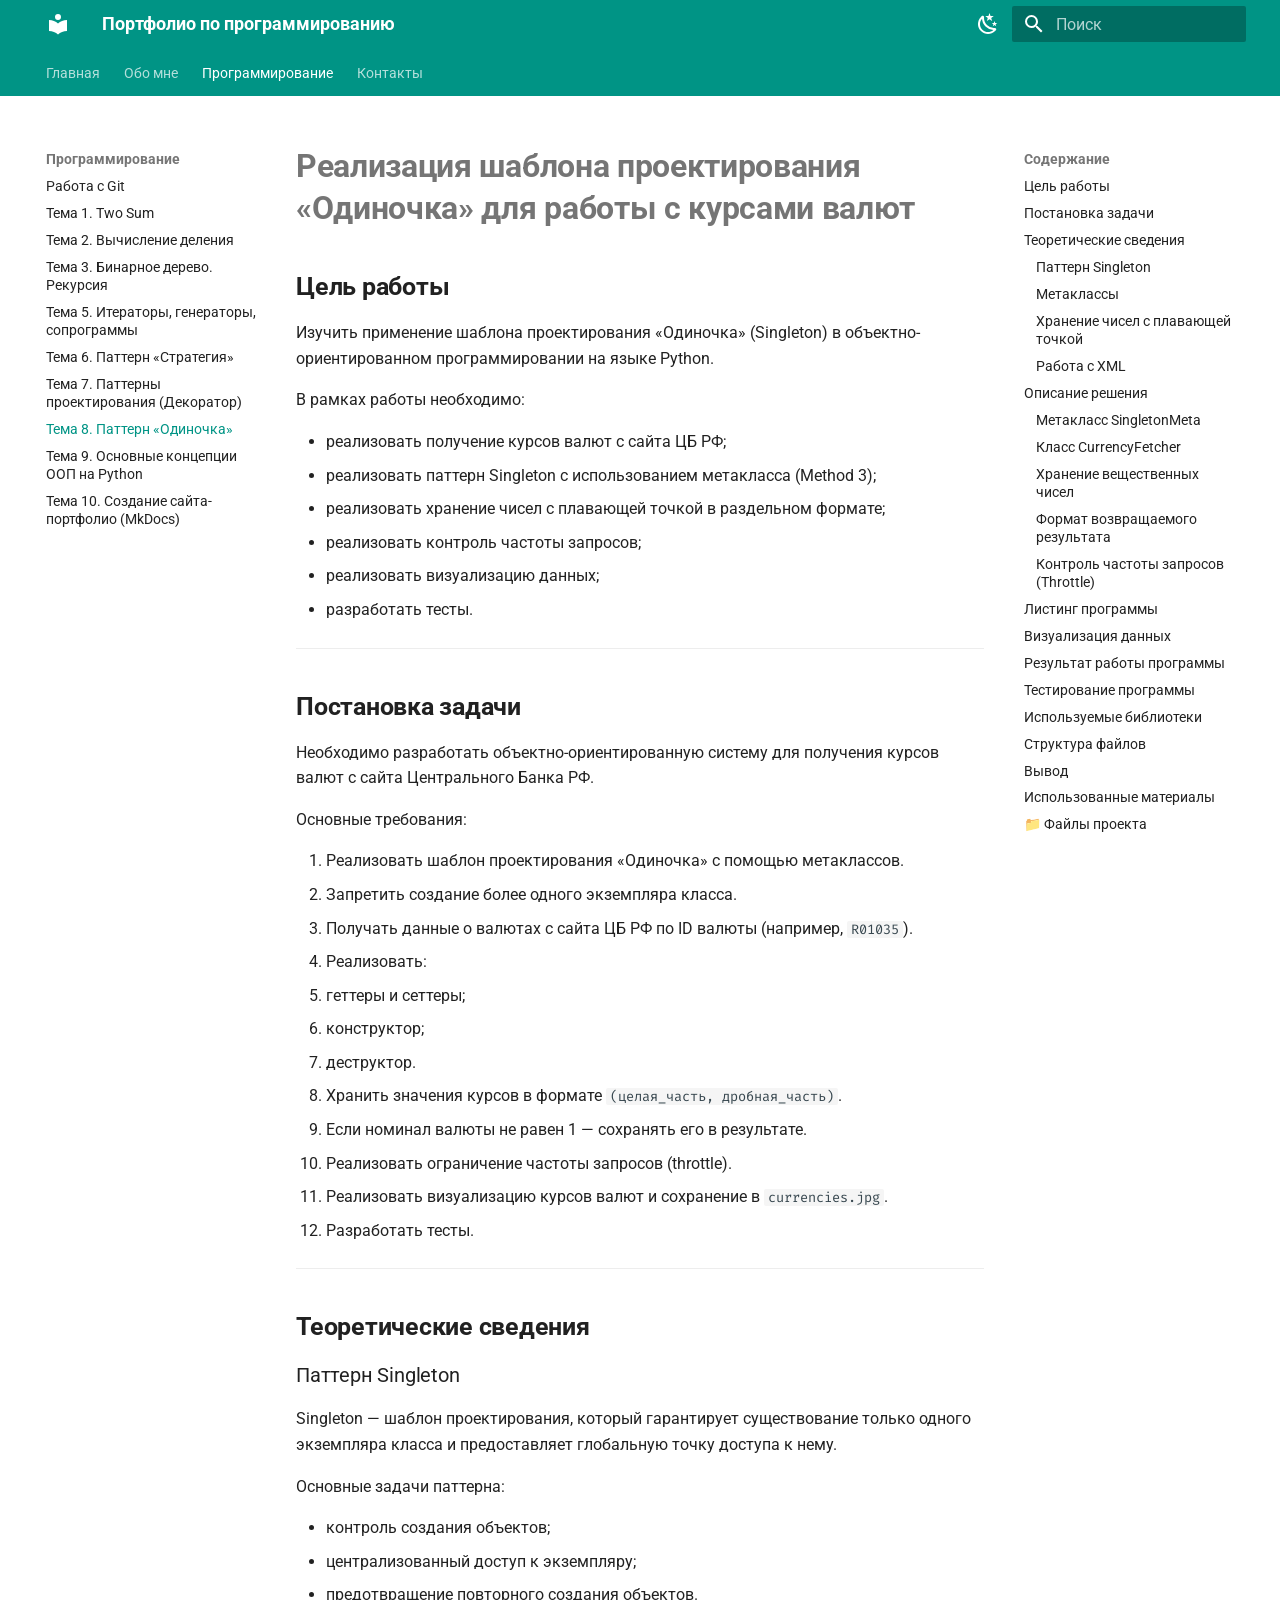
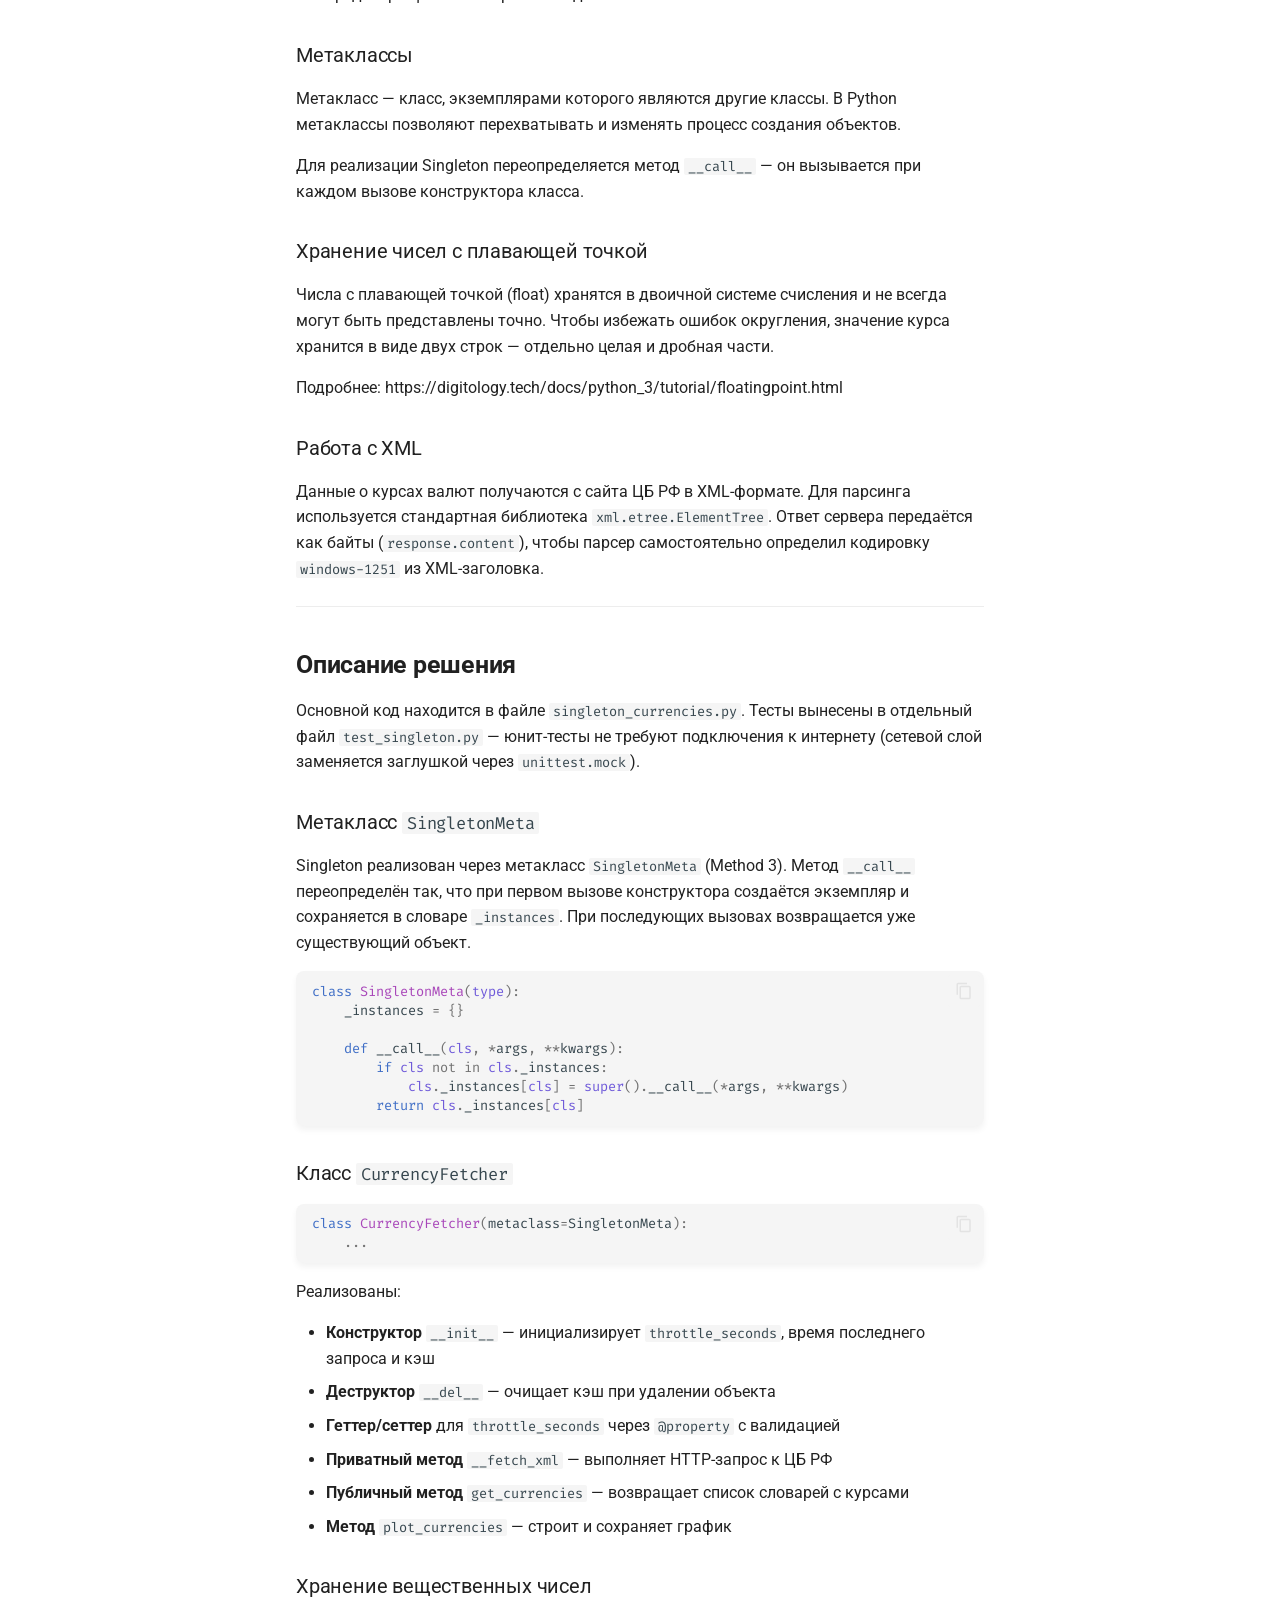
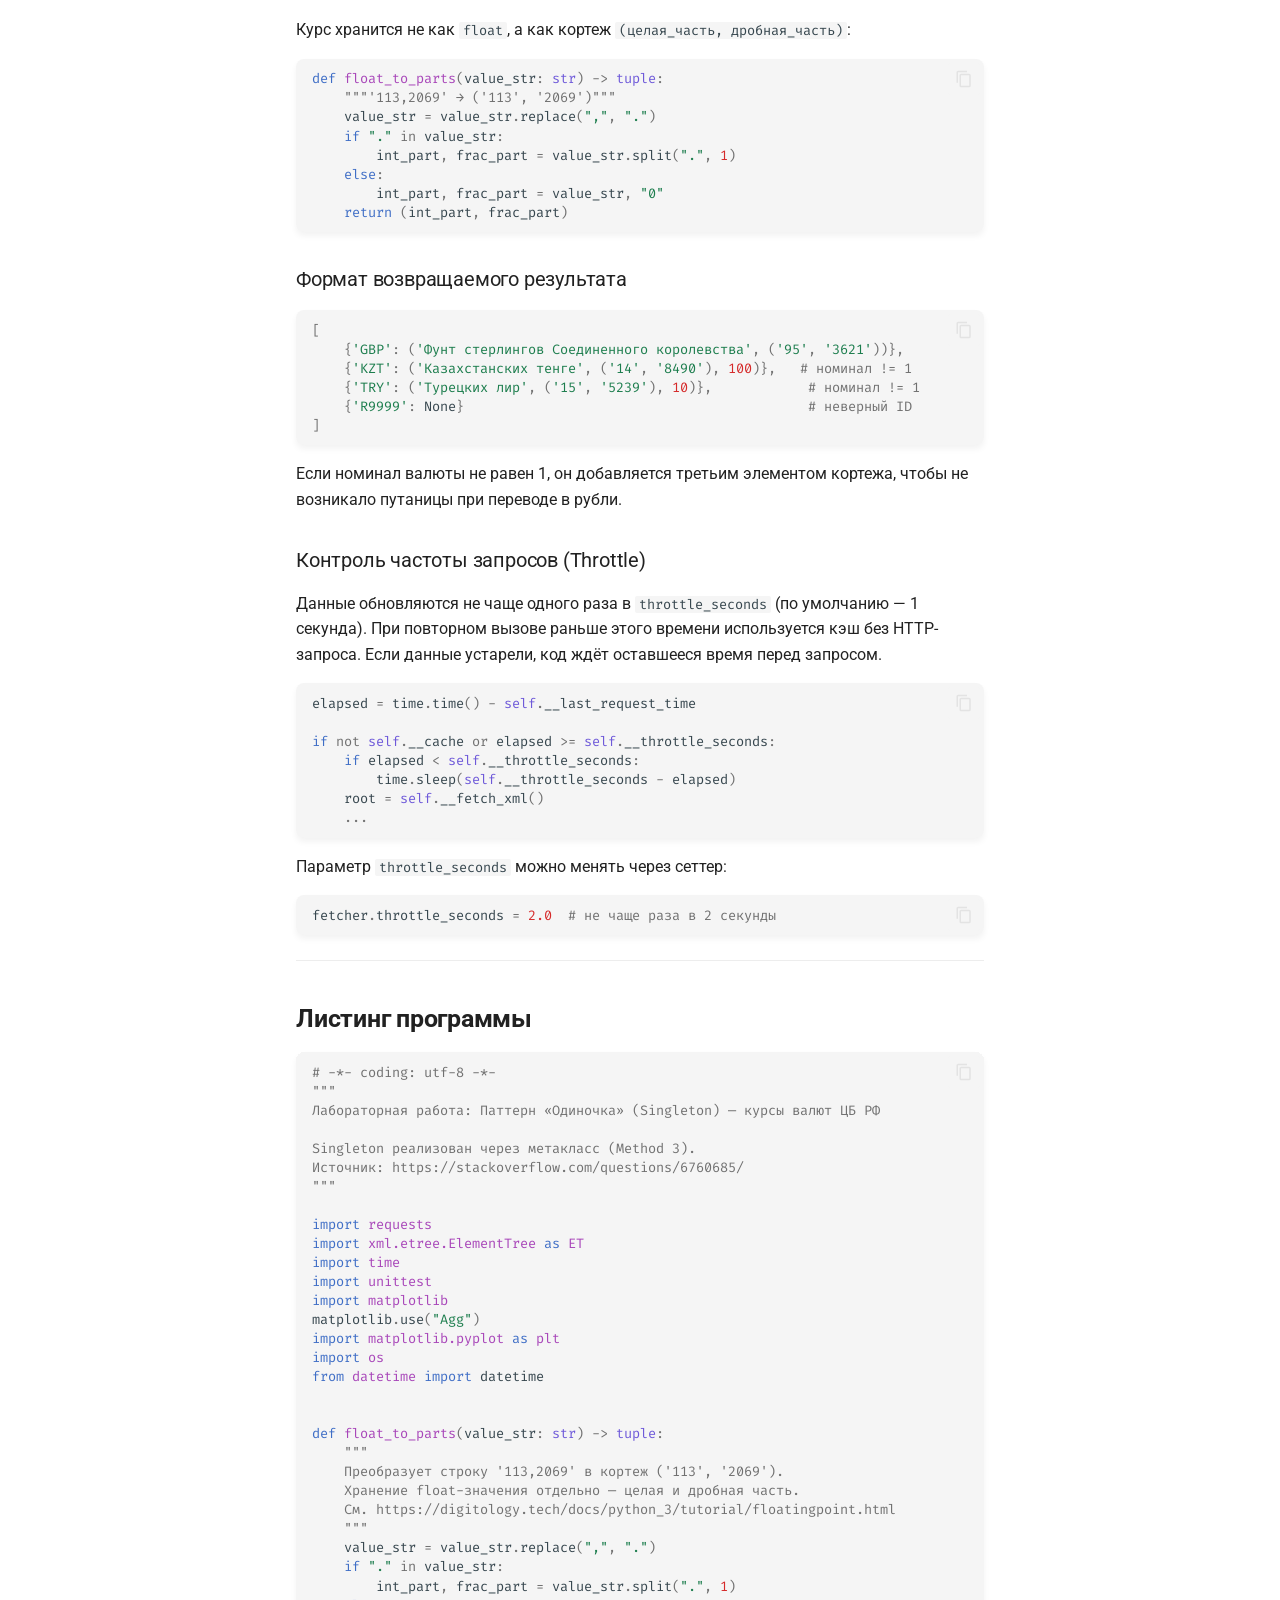
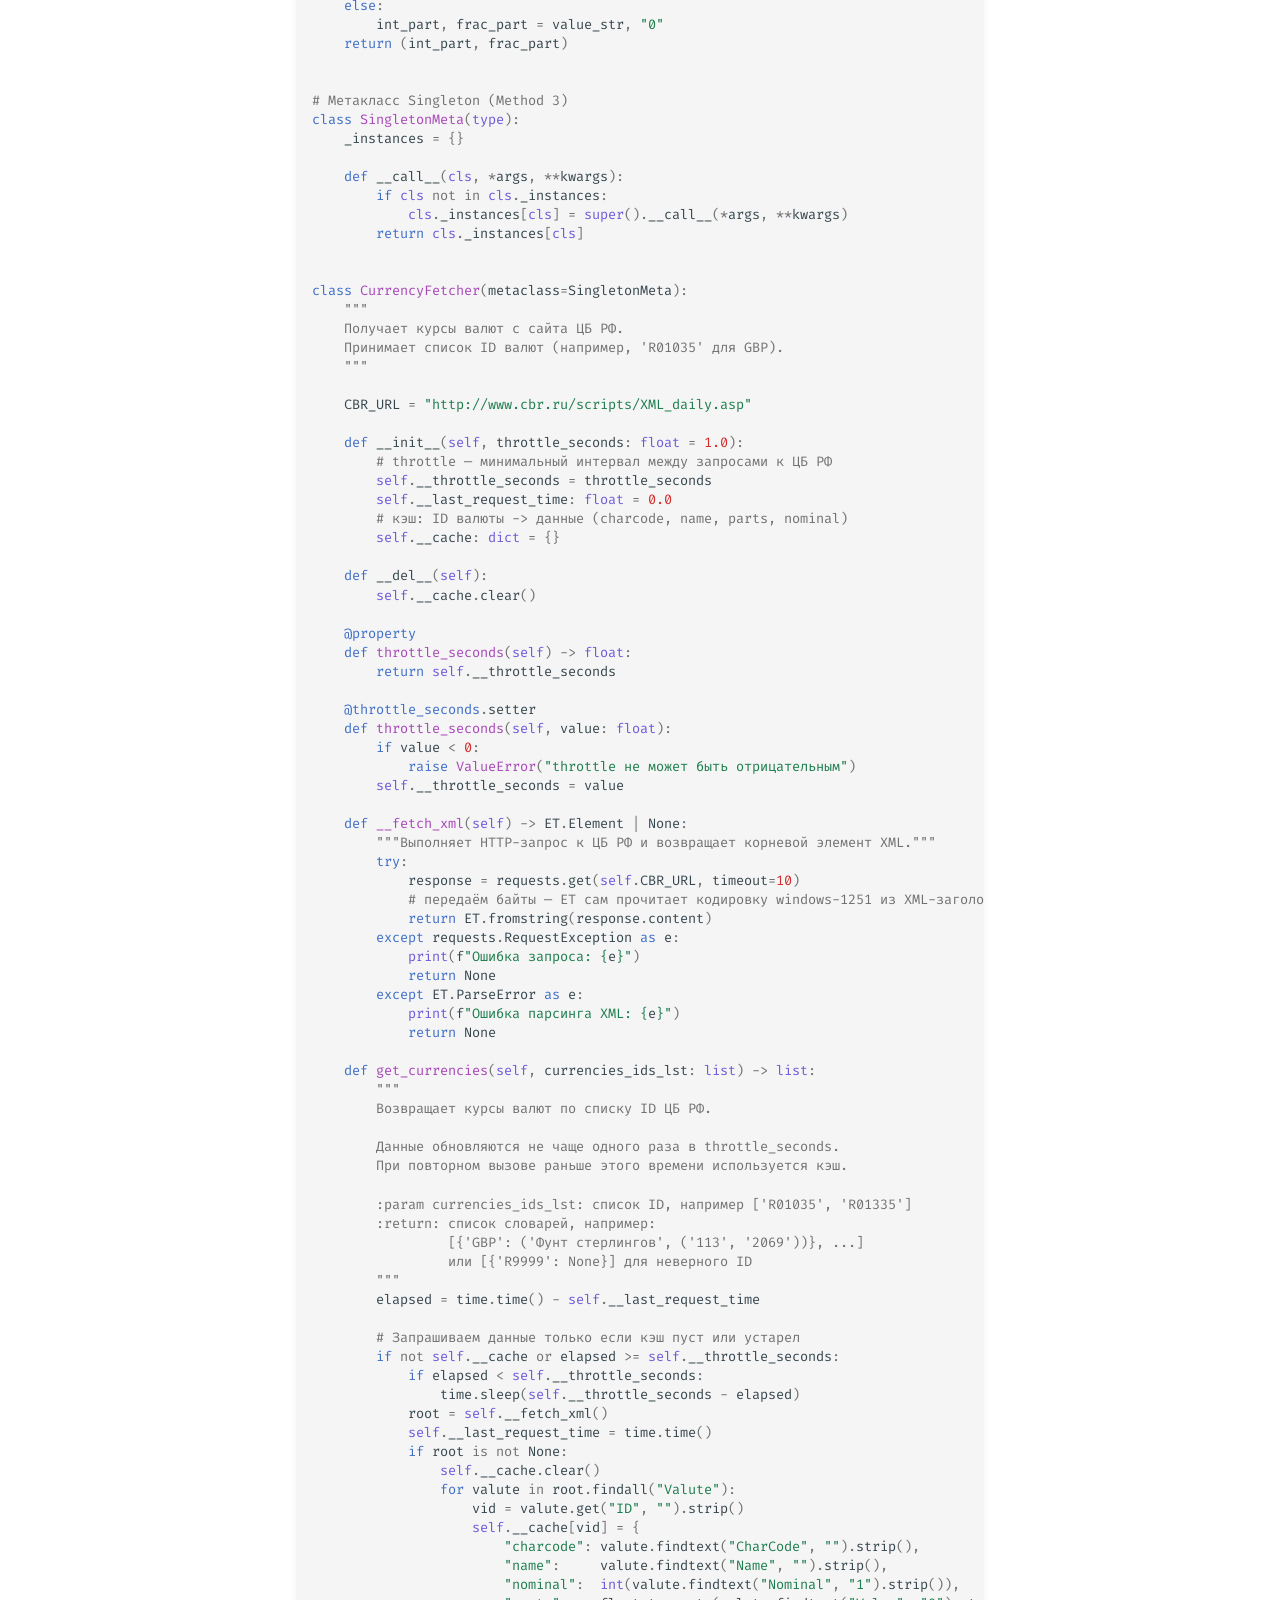
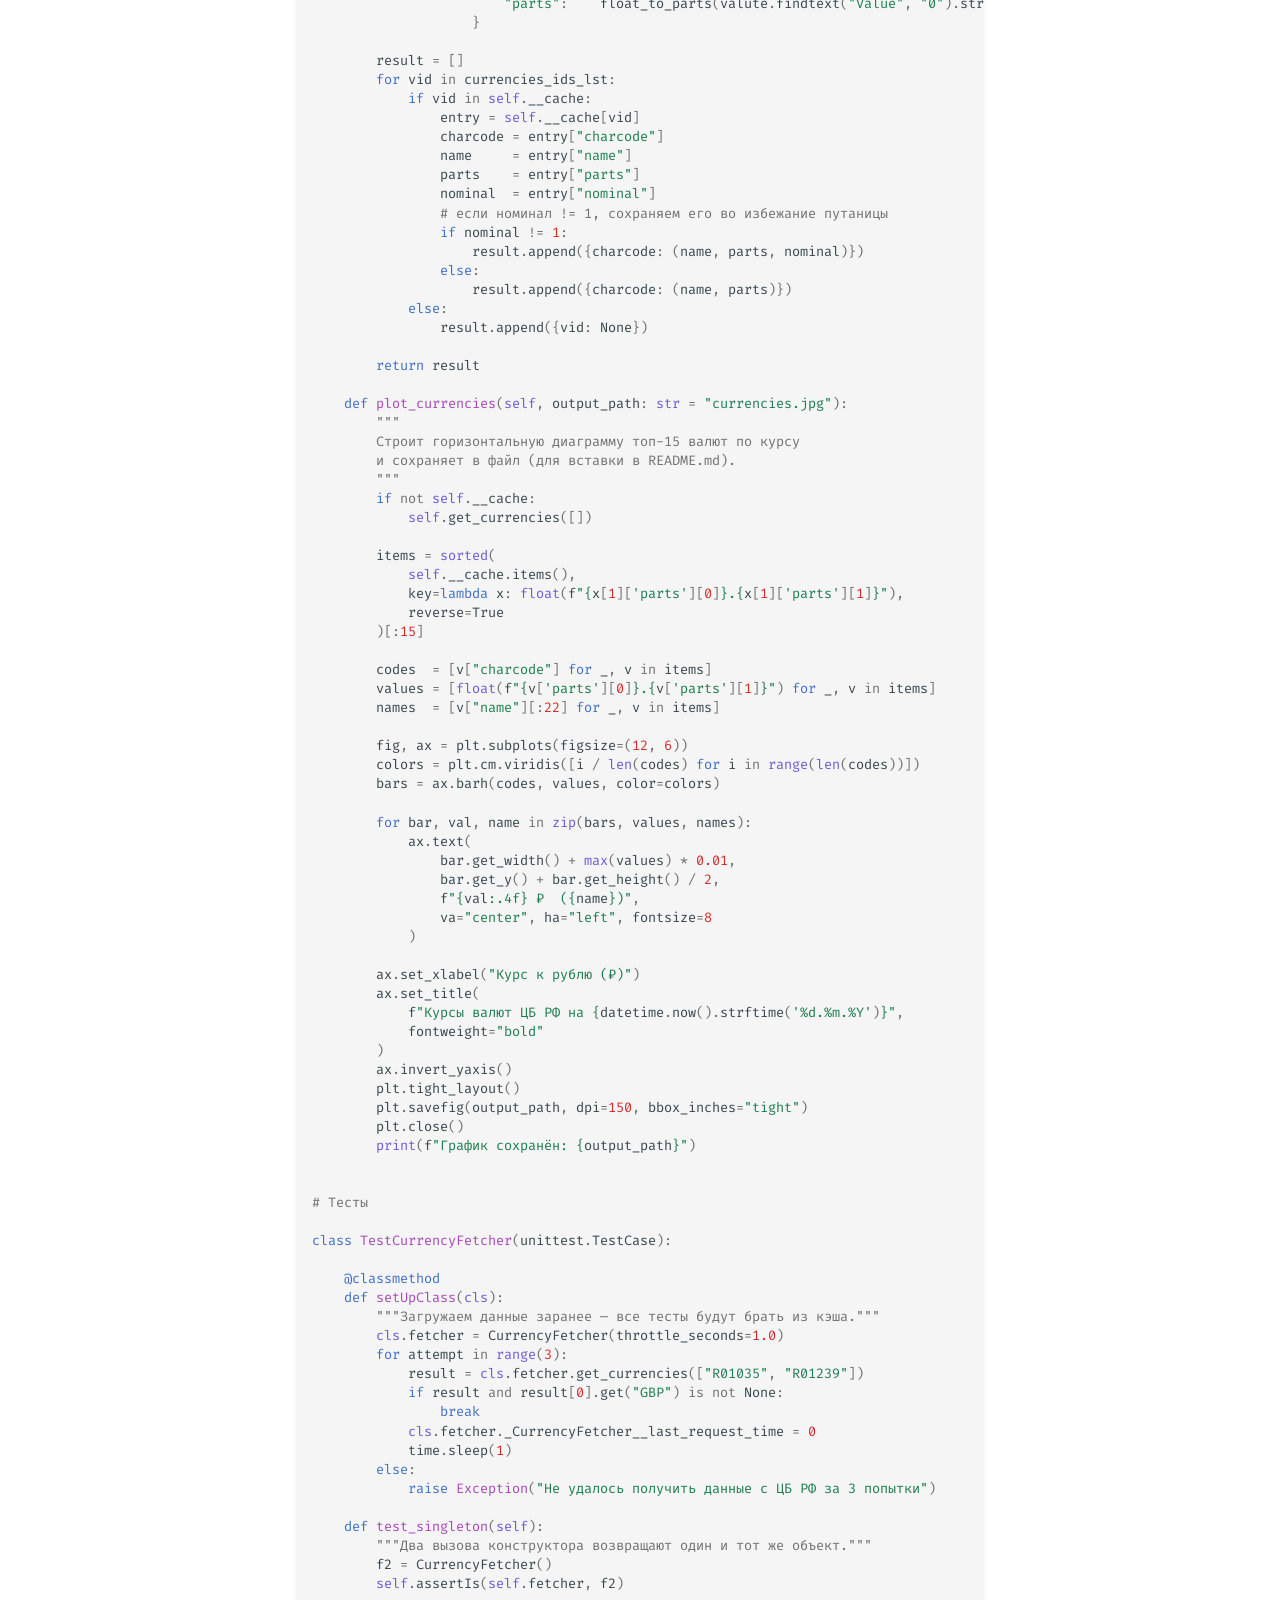
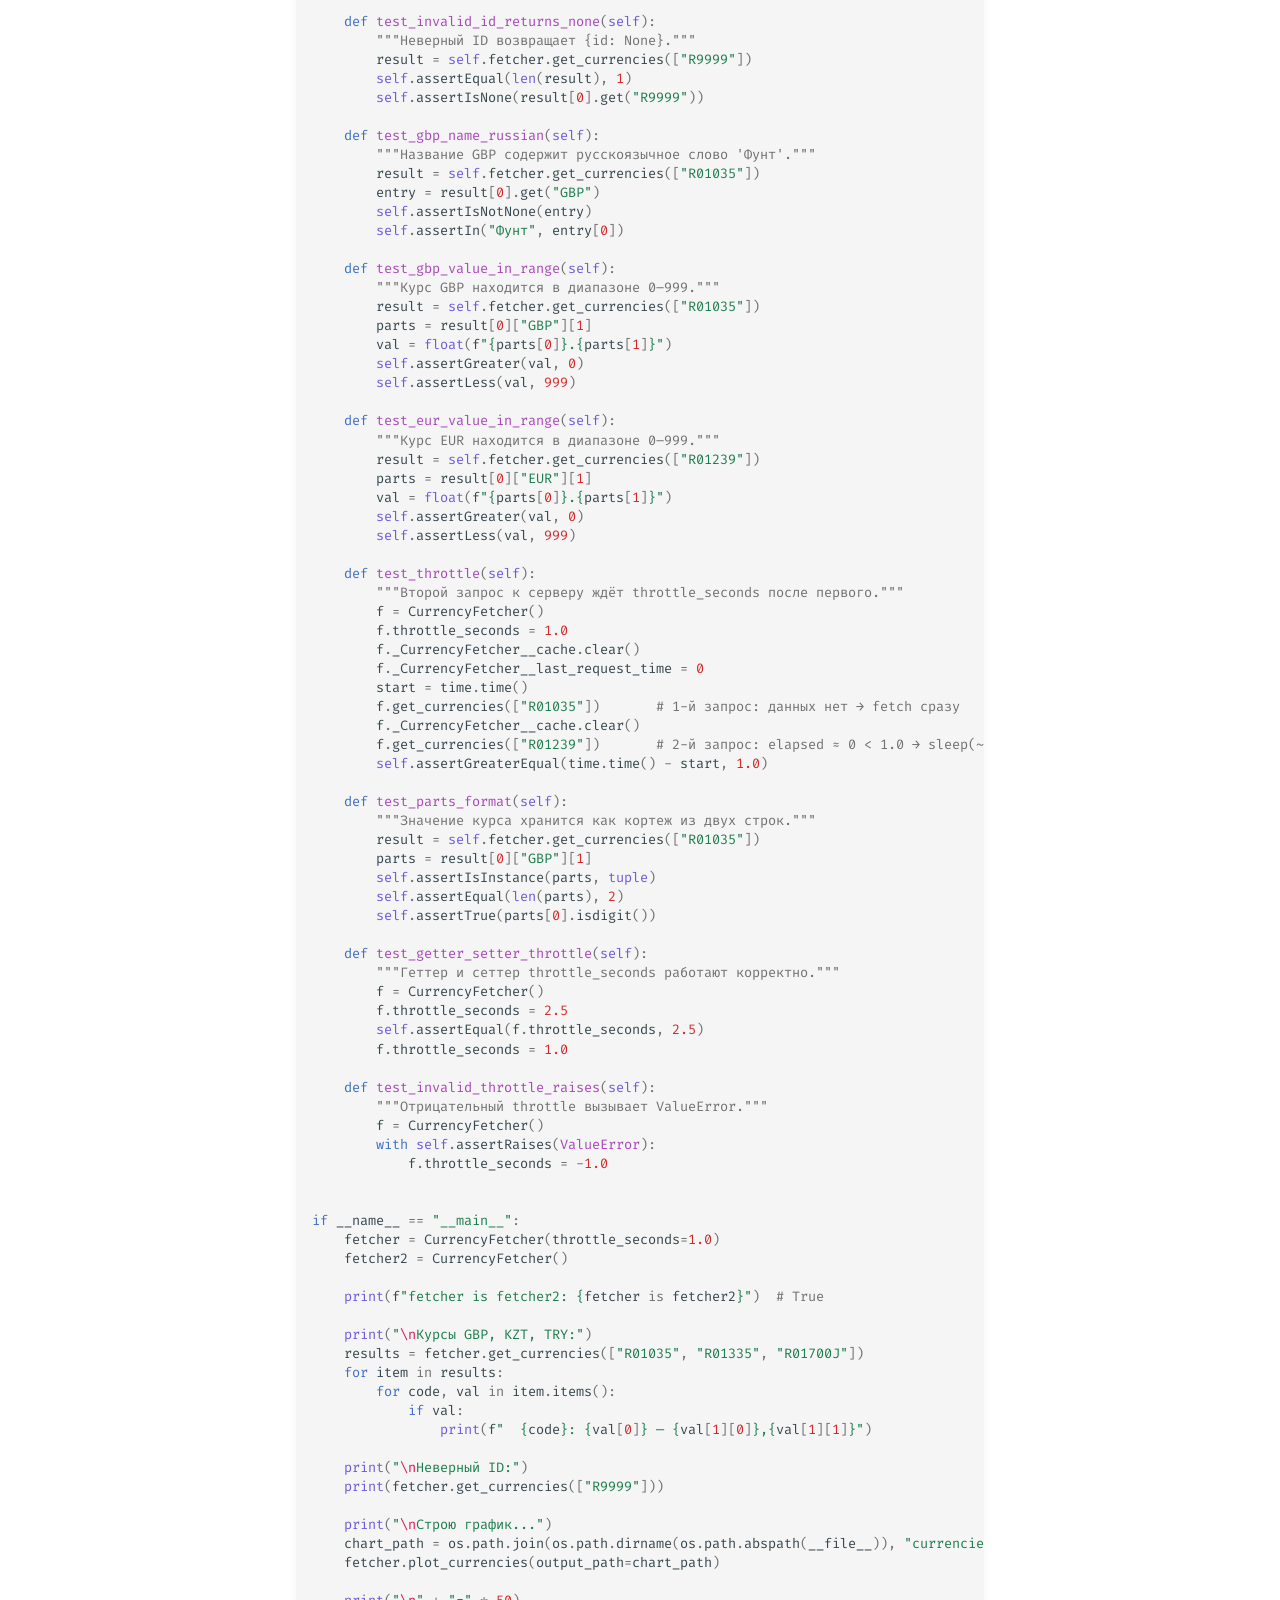
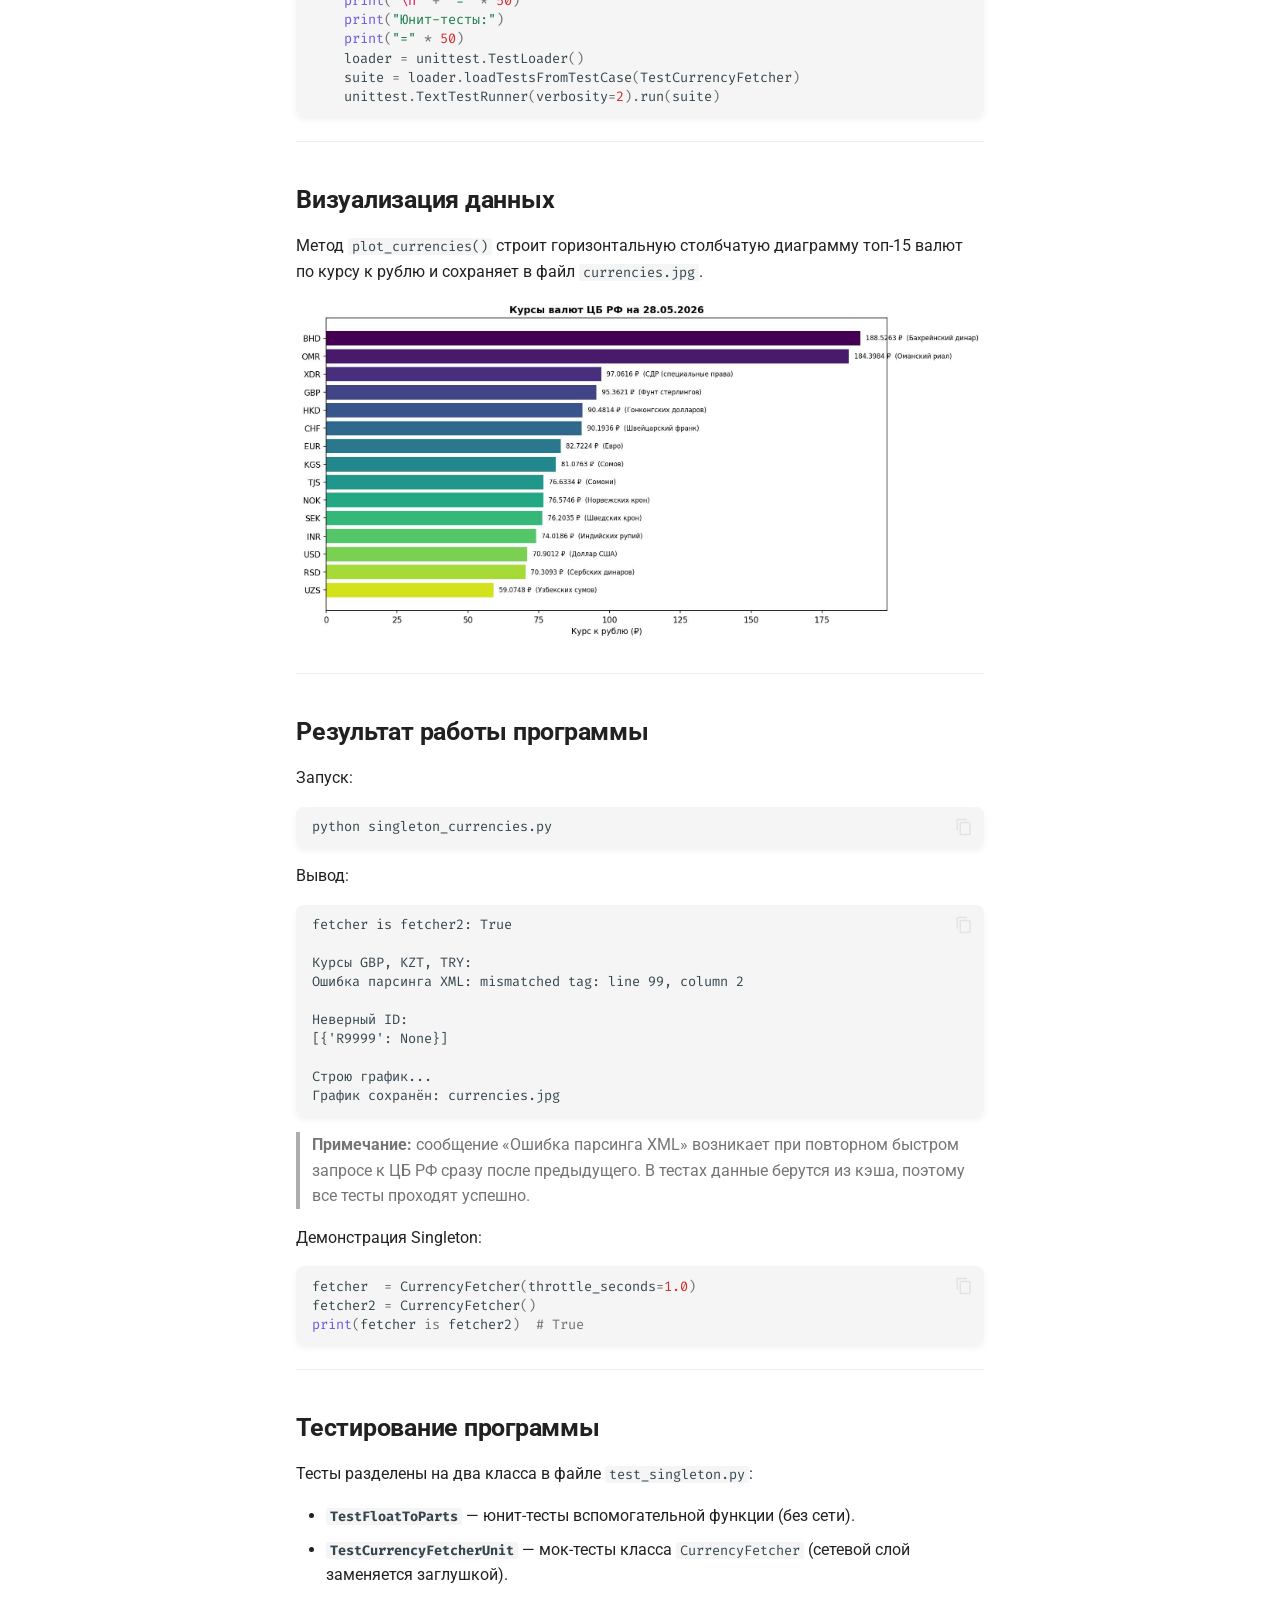
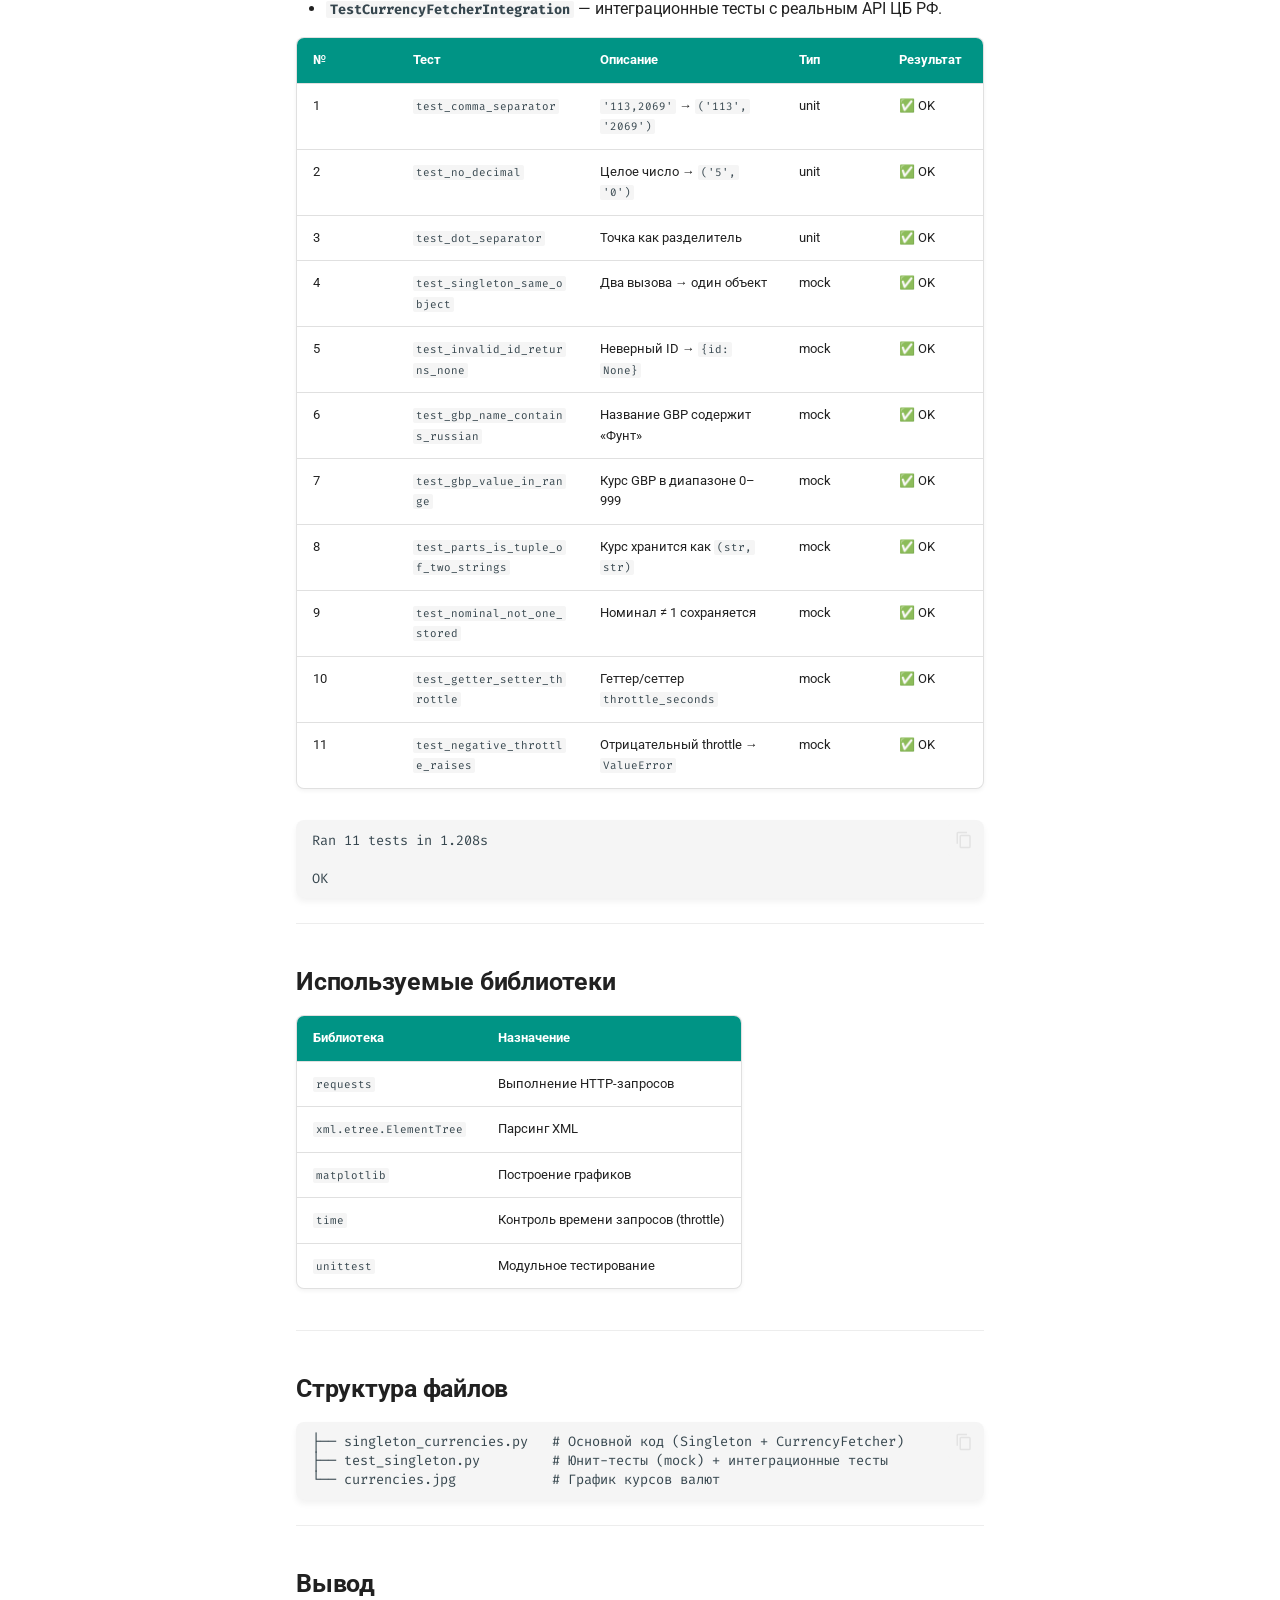
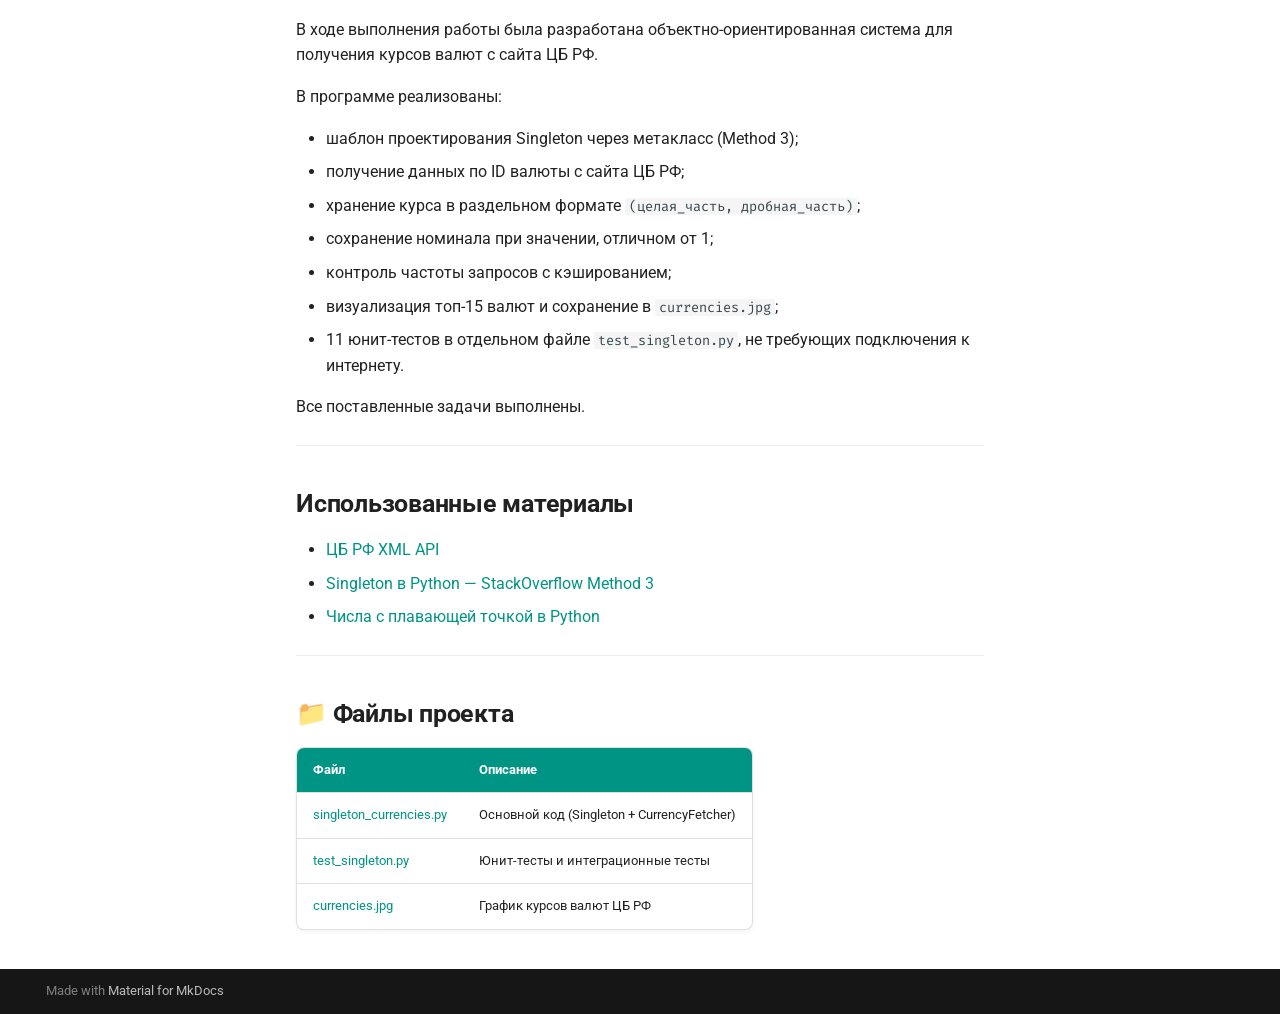
<file: programming/work8/index.html>
<!doctype html>
<html lang="ru" class="no-js">
  <head>
    
      <meta charset="utf-8">
      <meta name="viewport" content="width=device-width,initial-scale=1">
      
        <meta name="description" content="Работы по дисциплине «Программирование» — Гриненко Никита">
      
      
        <meta name="author" content="Гриненко Никита Дмитриевич">
      
      
        <link rel="canonical" href="https://nikitagrinn.github.io/portfolio-prog/programming/work8/">
      
      
        <link rel="prev" href="../work7/">
      
      
        <link rel="next" href="../work9/">
      
      
        
      
      
      <link rel="icon" href="../../assets/images/favicon.png">
      <meta name="generator" content="mkdocs-1.6.1, mkdocs-material-9.7.6">
    
    
      
        <title>Тема 8. Паттерн «Одиночка» - Портфолио по программированию</title>
      
    
    
      <link rel="stylesheet" href="../../assets/stylesheets/main.484c7ddc.min.css">
      
        
        <link rel="stylesheet" href="../../assets/stylesheets/palette.ab4e12ef.min.css">
      
      


    
    
      
    
    
      
        
        
        <link rel="preconnect" href="https://fonts.gstatic.com" crossorigin>
        <link rel="stylesheet" href="https://fonts.googleapis.com/css?family=Roboto:300,300i,400,400i,700,700i%7CFira+Code:400,400i,700,700i&display=fallback">
        <style>:root{--md-text-font:"Roboto";--md-code-font:"Fira Code"}</style>
      
    
    
      <link rel="stylesheet" href="../../stylesheets/extra.css">
    
    <script>__md_scope=new URL("../..",location),__md_hash=e=>[...e].reduce(((e,_)=>(e<<5)-e+_.charCodeAt(0)),0),__md_get=(e,_=localStorage,t=__md_scope)=>JSON.parse(_.getItem(t.pathname+"."+e)),__md_set=(e,_,t=localStorage,a=__md_scope)=>{try{t.setItem(a.pathname+"."+e,JSON.stringify(_))}catch(e){}}</script>
    
      

    
    
  </head>
  
  
    
    
      
    
    
    
    
    <body dir="ltr" data-md-color-scheme="default" data-md-color-primary="teal" data-md-color-accent="cyan">
  
    
    <input class="md-toggle" data-md-toggle="drawer" type="checkbox" id="__drawer" autocomplete="off">
    <input class="md-toggle" data-md-toggle="search" type="checkbox" id="__search" autocomplete="off">
    <label class="md-overlay" for="__drawer"></label>
    <div data-md-component="skip">
      
        
        <a href="#_1" class="md-skip">
          Перейти к содержанию
        </a>
      
    </div>
    <div data-md-component="announce">
      
    </div>
    
    
      

<header class="md-header" data-md-component="header">
  <nav class="md-header__inner md-grid" aria-label="Верхний колонтитул">
    <a href="../.." title="Портфолио по программированию" class="md-header__button md-logo" aria-label="Портфолио по программированию" data-md-component="logo">
      
  
  <svg xmlns="http://www.w3.org/2000/svg" viewBox="0 0 24 24"><path d="M12 8a3 3 0 0 0 3-3 3 3 0 0 0-3-3 3 3 0 0 0-3 3 3 3 0 0 0 3 3m0 3.54C9.64 9.35 6.5 8 3 8v11c3.5 0 6.64 1.35 9 3.54 2.36-2.19 5.5-3.54 9-3.54V8c-3.5 0-6.64 1.35-9 3.54"/></svg>

    </a>
    <label class="md-header__button md-icon" for="__drawer">
      
      <svg xmlns="http://www.w3.org/2000/svg" viewBox="0 0 24 24"><path d="M3 6h18v2H3zm0 5h18v2H3zm0 5h18v2H3z"/></svg>
    </label>
    <div class="md-header__title" data-md-component="header-title">
      <div class="md-header__ellipsis">
        <div class="md-header__topic">
          <span class="md-ellipsis">
            Портфолио по программированию
          </span>
        </div>
        <div class="md-header__topic" data-md-component="header-topic">
          <span class="md-ellipsis">
            
              Тема 8. Паттерн «Одиночка»
            
          </span>
        </div>
      </div>
    </div>
    
      
        <form class="md-header__option" data-md-component="palette">
  
    
    
    
    <input class="md-option" data-md-color-media="" data-md-color-scheme="default" data-md-color-primary="teal" data-md-color-accent="cyan"  aria-label="Темная тема"  type="radio" name="__palette" id="__palette_0">
    
      <label class="md-header__button md-icon" title="Темная тема" for="__palette_1" hidden>
        <svg xmlns="http://www.w3.org/2000/svg" viewBox="0 0 24 24"><path d="m17.75 4.09-2.53 1.94.91 3.06-2.63-1.81-2.63 1.81.91-3.06-2.53-1.94L12.44 4l1.06-3 1.06 3zm3.5 6.91-1.64 1.25.59 1.98-1.7-1.17-1.7 1.17.59-1.98L15.75 11l2.06-.05L18.5 9l.69 1.95zm-2.28 4.95c.83-.08 1.72 1.1 1.19 1.85-.32.45-.66.87-1.08 1.27C15.17 23 8.84 23 4.94 19.07c-3.91-3.9-3.91-10.24 0-14.14.4-.4.82-.76 1.27-1.08.75-.53 1.93.36 1.85 1.19-.27 2.86.69 5.83 2.89 8.02a9.96 9.96 0 0 0 8.02 2.89m-1.64 2.02a12.08 12.08 0 0 1-7.8-3.47c-2.17-2.19-3.33-5-3.49-7.82-2.81 3.14-2.7 7.96.31 10.98 3.02 3.01 7.84 3.12 10.98.31"/></svg>
      </label>
    
  
    
    
    
    <input class="md-option" data-md-color-media="" data-md-color-scheme="slate" data-md-color-primary="blue-grey" data-md-color-accent="cyan"  aria-label="Светлая тема"  type="radio" name="__palette" id="__palette_1">
    
      <label class="md-header__button md-icon" title="Светлая тема" for="__palette_0" hidden>
        <svg xmlns="http://www.w3.org/2000/svg" viewBox="0 0 24 24"><path d="M12 7a5 5 0 0 1 5 5 5 5 0 0 1-5 5 5 5 0 0 1-5-5 5 5 0 0 1 5-5m0 2a3 3 0 0 0-3 3 3 3 0 0 0 3 3 3 3 0 0 0 3-3 3 3 0 0 0-3-3m0-7 2.39 3.42C13.65 5.15 12.84 5 12 5s-1.65.15-2.39.42zM3.34 7l4.16-.35A7.2 7.2 0 0 0 5.94 8.5c-.44.74-.69 1.5-.83 2.29zm.02 10 1.76-3.77a7.131 7.131 0 0 0 2.38 4.14zM20.65 7l-1.77 3.79a7.02 7.02 0 0 0-2.38-4.15zm-.01 10-4.14.36c.59-.51 1.12-1.14 1.54-1.86.42-.73.69-1.5.83-2.29zM12 22l-2.41-3.44c.74.27 1.55.44 2.41.44.82 0 1.63-.17 2.37-.44z"/></svg>
      </label>
    
  
</form>
      
    
    
      <script>var palette=__md_get("__palette");if(palette&&palette.color){if("(prefers-color-scheme)"===palette.color.media){var media=matchMedia("(prefers-color-scheme: light)"),input=document.querySelector(media.matches?"[data-md-color-media='(prefers-color-scheme: light)']":"[data-md-color-media='(prefers-color-scheme: dark)']");palette.color.media=input.getAttribute("data-md-color-media"),palette.color.scheme=input.getAttribute("data-md-color-scheme"),palette.color.primary=input.getAttribute("data-md-color-primary"),palette.color.accent=input.getAttribute("data-md-color-accent")}for(var[key,value]of Object.entries(palette.color))document.body.setAttribute("data-md-color-"+key,value)}</script>
    
    
    
      
      
        <label class="md-header__button md-icon" for="__search">
          
          <svg xmlns="http://www.w3.org/2000/svg" viewBox="0 0 24 24"><path d="M9.5 3A6.5 6.5 0 0 1 16 9.5c0 1.61-.59 3.09-1.56 4.23l.27.27h.79l5 5-1.5 1.5-5-5v-.79l-.27-.27A6.52 6.52 0 0 1 9.5 16 6.5 6.5 0 0 1 3 9.5 6.5 6.5 0 0 1 9.5 3m0 2C7 5 5 7 5 9.5S7 14 9.5 14 14 12 14 9.5 12 5 9.5 5"/></svg>
        </label>
        <div class="md-search" data-md-component="search" role="dialog">
  <label class="md-search__overlay" for="__search"></label>
  <div class="md-search__inner" role="search">
    <form class="md-search__form" name="search">
      <input type="text" class="md-search__input" name="query" aria-label="Поиск" placeholder="Поиск" autocapitalize="off" autocorrect="off" autocomplete="off" spellcheck="false" data-md-component="search-query" required>
      <label class="md-search__icon md-icon" for="__search">
        
        <svg xmlns="http://www.w3.org/2000/svg" viewBox="0 0 24 24"><path d="M9.5 3A6.5 6.5 0 0 1 16 9.5c0 1.61-.59 3.09-1.56 4.23l.27.27h.79l5 5-1.5 1.5-5-5v-.79l-.27-.27A6.52 6.52 0 0 1 9.5 16 6.5 6.5 0 0 1 3 9.5 6.5 6.5 0 0 1 9.5 3m0 2C7 5 5 7 5 9.5S7 14 9.5 14 14 12 14 9.5 12 5 9.5 5"/></svg>
        
        <svg xmlns="http://www.w3.org/2000/svg" viewBox="0 0 24 24"><path d="M20 11v2H8l5.5 5.5-1.42 1.42L4.16 12l7.92-7.92L13.5 5.5 8 11z"/></svg>
      </label>
      <nav class="md-search__options" aria-label="Поиск">
        
        <button type="reset" class="md-search__icon md-icon" title="Очистить" aria-label="Очистить" tabindex="-1">
          
          <svg xmlns="http://www.w3.org/2000/svg" viewBox="0 0 24 24"><path d="M19 6.41 17.59 5 12 10.59 6.41 5 5 6.41 10.59 12 5 17.59 6.41 19 12 13.41 17.59 19 19 17.59 13.41 12z"/></svg>
        </button>
      </nav>
      
    </form>
    <div class="md-search__output">
      <div class="md-search__scrollwrap" tabindex="0" data-md-scrollfix>
        <div class="md-search-result" data-md-component="search-result">
          <div class="md-search-result__meta">
            Инициализация поиска
          </div>
          <ol class="md-search-result__list" role="presentation"></ol>
        </div>
      </div>
    </div>
  </div>
</div>
      
    
    
  </nav>
  
</header>
    
    <div class="md-container" data-md-component="container">
      
      
        
          
            
<nav class="md-tabs" aria-label="Вкладки" data-md-component="tabs">
  <div class="md-grid">
    <ul class="md-tabs__list">
      
        
  
  
  
  
    <li class="md-tabs__item">
      <a href="../.." class="md-tabs__link">
        
  
  
    
  
  Главная

      </a>
    </li>
  

      
        
  
  
  
  
    <li class="md-tabs__item">
      <a href="../../about/" class="md-tabs__link">
        
  
  
    
  
  Обо мне

      </a>
    </li>
  

      
        
  
  
  
    
  
  
    
    
      <li class="md-tabs__item md-tabs__item--active">
        <a href="../work0/" class="md-tabs__link">
          
  
  
  Программирование

        </a>
      </li>
    
  

      
        
  
  
  
  
    <li class="md-tabs__item">
      <a href="../../contacts/" class="md-tabs__link">
        
  
  
    
  
  Контакты

      </a>
    </li>
  

      
    </ul>
  </div>
</nav>
          
        
      
      <main class="md-main" data-md-component="main">
        <div class="md-main__inner md-grid">
          
            
              
              <div class="md-sidebar md-sidebar--primary" data-md-component="sidebar" data-md-type="navigation" >
                <div class="md-sidebar__scrollwrap">
                  <div class="md-sidebar__inner">
                    


  


<nav class="md-nav md-nav--primary md-nav--lifted" aria-label="Навигация" data-md-level="0">
  <label class="md-nav__title" for="__drawer">
    <a href="../.." title="Портфолио по программированию" class="md-nav__button md-logo" aria-label="Портфолио по программированию" data-md-component="logo">
      
  
  <svg xmlns="http://www.w3.org/2000/svg" viewBox="0 0 24 24"><path d="M12 8a3 3 0 0 0 3-3 3 3 0 0 0-3-3 3 3 0 0 0-3 3 3 3 0 0 0 3 3m0 3.54C9.64 9.35 6.5 8 3 8v11c3.5 0 6.64 1.35 9 3.54 2.36-2.19 5.5-3.54 9-3.54V8c-3.5 0-6.64 1.35-9 3.54"/></svg>

    </a>
    Портфолио по программированию
  </label>
  
  <ul class="md-nav__list" data-md-scrollfix>
    
      
      
  
  
  
  
    <li class="md-nav__item">
      <a href="../.." class="md-nav__link">
        
  
  
  <span class="md-ellipsis">
    
  
    Главная
  

    
  </span>
  
  

      </a>
    </li>
  

    
      
      
  
  
  
  
    <li class="md-nav__item">
      <a href="../../about/" class="md-nav__link">
        
  
  
  <span class="md-ellipsis">
    
  
    Обо мне
  

    
  </span>
  
  

      </a>
    </li>
  

    
      
      
  
  
    
  
  
  
    
    
    
    
      
        
        
      
      
        
      
    
    
    <li class="md-nav__item md-nav__item--active md-nav__item--section md-nav__item--nested">
      
        
        
        <input class="md-nav__toggle md-toggle " type="checkbox" id="__nav_3" checked>
        
          
          <label class="md-nav__link" for="__nav_3" id="__nav_3_label" tabindex="">
            
  
  
  <span class="md-ellipsis">
    
  
    Программирование
  

    
  </span>
  
  

            <span class="md-nav__icon md-icon"></span>
          </label>
        
        <nav class="md-nav" data-md-level="1" aria-labelledby="__nav_3_label" aria-expanded="true">
          <label class="md-nav__title" for="__nav_3">
            <span class="md-nav__icon md-icon"></span>
            
  
    Программирование
  

          </label>
          <ul class="md-nav__list" data-md-scrollfix>
            
              
                
  
  
  
  
    <li class="md-nav__item">
      <a href="../work0/" class="md-nav__link">
        
  
  
  <span class="md-ellipsis">
    
  
    Работа с Git
  

    
  </span>
  
  

      </a>
    </li>
  

              
            
              
                
  
  
  
  
    <li class="md-nav__item">
      <a href="../work1/" class="md-nav__link">
        
  
  
  <span class="md-ellipsis">
    
  
    Тема 1. Two Sum
  

    
  </span>
  
  

      </a>
    </li>
  

              
            
              
                
  
  
  
  
    <li class="md-nav__item">
      <a href="../work2/" class="md-nav__link">
        
  
  
  <span class="md-ellipsis">
    
  
    Тема 2. Вычисление деления
  

    
  </span>
  
  

      </a>
    </li>
  

              
            
              
                
  
  
  
  
    <li class="md-nav__item">
      <a href="../work3/" class="md-nav__link">
        
  
  
  <span class="md-ellipsis">
    
  
    Тема 3. Бинарное дерево. Рекурсия
  

    
  </span>
  
  

      </a>
    </li>
  

              
            
              
                
  
  
  
  
    <li class="md-nav__item">
      <a href="../work5/" class="md-nav__link">
        
  
  
  <span class="md-ellipsis">
    
  
    Тема 5. Итераторы, генераторы, сопрограммы
  

    
  </span>
  
  

      </a>
    </li>
  

              
            
              
                
  
  
  
  
    <li class="md-nav__item">
      <a href="../work6/" class="md-nav__link">
        
  
  
  <span class="md-ellipsis">
    
  
    Тема 6. Паттерн «Стратегия»
  

    
  </span>
  
  

      </a>
    </li>
  

              
            
              
                
  
  
  
  
    <li class="md-nav__item">
      <a href="../work7/" class="md-nav__link">
        
  
  
  <span class="md-ellipsis">
    
  
    Тема 7. Паттерны проектирования (Декоратор)
  

    
  </span>
  
  

      </a>
    </li>
  

              
            
              
                
  
  
    
  
  
  
    <li class="md-nav__item md-nav__item--active">
      
      <input class="md-nav__toggle md-toggle" type="checkbox" id="__toc">
      
      
        
      
      
        <label class="md-nav__link md-nav__link--active" for="__toc">
          
  
  
  <span class="md-ellipsis">
    
  
    Тема 8. Паттерн «Одиночка»
  

    
  </span>
  
  

          <span class="md-nav__icon md-icon"></span>
        </label>
      
      <a href="./" class="md-nav__link md-nav__link--active">
        
  
  
  <span class="md-ellipsis">
    
  
    Тема 8. Паттерн «Одиночка»
  

    
  </span>
  
  

      </a>
      
        

<nav class="md-nav md-nav--secondary" aria-label="Содержание">
  
  
  
    
  
  
    <label class="md-nav__title" for="__toc">
      <span class="md-nav__icon md-icon"></span>
      Содержание
    </label>
    <ul class="md-nav__list" data-md-component="toc" data-md-scrollfix>
      
        <li class="md-nav__item">
  <a href="#_2" class="md-nav__link">
    <span class="md-ellipsis">
      
        Цель работы
      
    </span>
  </a>
  
</li>
      
        <li class="md-nav__item">
  <a href="#_3" class="md-nav__link">
    <span class="md-ellipsis">
      
        Постановка задачи
      
    </span>
  </a>
  
</li>
      
        <li class="md-nav__item">
  <a href="#_4" class="md-nav__link">
    <span class="md-ellipsis">
      
        Теоретические сведения
      
    </span>
  </a>
  
    <nav class="md-nav" aria-label="Теоретические сведения">
      <ul class="md-nav__list">
        
          <li class="md-nav__item">
  <a href="#singleton" class="md-nav__link">
    <span class="md-ellipsis">
      
        Паттерн Singleton
      
    </span>
  </a>
  
</li>
        
          <li class="md-nav__item">
  <a href="#_5" class="md-nav__link">
    <span class="md-ellipsis">
      
        Метаклассы
      
    </span>
  </a>
  
</li>
        
          <li class="md-nav__item">
  <a href="#_6" class="md-nav__link">
    <span class="md-ellipsis">
      
        Хранение чисел с плавающей точкой
      
    </span>
  </a>
  
</li>
        
          <li class="md-nav__item">
  <a href="#xml" class="md-nav__link">
    <span class="md-ellipsis">
      
        Работа с XML
      
    </span>
  </a>
  
</li>
        
      </ul>
    </nav>
  
</li>
      
        <li class="md-nav__item">
  <a href="#_7" class="md-nav__link">
    <span class="md-ellipsis">
      
        Описание решения
      
    </span>
  </a>
  
    <nav class="md-nav" aria-label="Описание решения">
      <ul class="md-nav__list">
        
          <li class="md-nav__item">
  <a href="#singletonmeta" class="md-nav__link">
    <span class="md-ellipsis">
      
        Метакласс SingletonMeta
      
    </span>
  </a>
  
</li>
        
          <li class="md-nav__item">
  <a href="#currencyfetcher" class="md-nav__link">
    <span class="md-ellipsis">
      
        Класс CurrencyFetcher
      
    </span>
  </a>
  
</li>
        
          <li class="md-nav__item">
  <a href="#_8" class="md-nav__link">
    <span class="md-ellipsis">
      
        Хранение вещественных чисел
      
    </span>
  </a>
  
</li>
        
          <li class="md-nav__item">
  <a href="#_9" class="md-nav__link">
    <span class="md-ellipsis">
      
        Формат возвращаемого результата
      
    </span>
  </a>
  
</li>
        
          <li class="md-nav__item">
  <a href="#throttle" class="md-nav__link">
    <span class="md-ellipsis">
      
        Контроль частоты запросов (Throttle)
      
    </span>
  </a>
  
</li>
        
      </ul>
    </nav>
  
</li>
      
        <li class="md-nav__item">
  <a href="#_10" class="md-nav__link">
    <span class="md-ellipsis">
      
        Листинг программы
      
    </span>
  </a>
  
</li>
      
        <li class="md-nav__item">
  <a href="#_11" class="md-nav__link">
    <span class="md-ellipsis">
      
        Визуализация данных
      
    </span>
  </a>
  
</li>
      
        <li class="md-nav__item">
  <a href="#_12" class="md-nav__link">
    <span class="md-ellipsis">
      
        Результат работы программы
      
    </span>
  </a>
  
</li>
      
        <li class="md-nav__item">
  <a href="#_13" class="md-nav__link">
    <span class="md-ellipsis">
      
        Тестирование программы
      
    </span>
  </a>
  
</li>
      
        <li class="md-nav__item">
  <a href="#_14" class="md-nav__link">
    <span class="md-ellipsis">
      
        Используемые библиотеки
      
    </span>
  </a>
  
</li>
      
        <li class="md-nav__item">
  <a href="#_15" class="md-nav__link">
    <span class="md-ellipsis">
      
        Структура файлов
      
    </span>
  </a>
  
</li>
      
        <li class="md-nav__item">
  <a href="#_16" class="md-nav__link">
    <span class="md-ellipsis">
      
        Вывод
      
    </span>
  </a>
  
</li>
      
        <li class="md-nav__item">
  <a href="#_17" class="md-nav__link">
    <span class="md-ellipsis">
      
        Использованные материалы
      
    </span>
  </a>
  
</li>
      
        <li class="md-nav__item">
  <a href="#_18" class="md-nav__link">
    <span class="md-ellipsis">
      
        📁 Файлы проекта
      
    </span>
  </a>
  
</li>
      
    </ul>
  
</nav>
      
    </li>
  

              
            
              
                
  
  
  
  
    <li class="md-nav__item">
      <a href="../work9/" class="md-nav__link">
        
  
  
  <span class="md-ellipsis">
    
  
    Тема 9. Основные концепции ООП на Python
  

    
  </span>
  
  

      </a>
    </li>
  

              
            
              
                
  
  
  
  
    <li class="md-nav__item">
      <a href="../work10/" class="md-nav__link">
        
  
  
  <span class="md-ellipsis">
    
  
    Тема 10. Создание сайта-портфолио (MkDocs)
  

    
  </span>
  
  

      </a>
    </li>
  

              
            
          </ul>
        </nav>
      
    </li>
  

    
      
      
  
  
  
  
    <li class="md-nav__item">
      <a href="../../contacts/" class="md-nav__link">
        
  
  
  <span class="md-ellipsis">
    
  
    Контакты
  

    
  </span>
  
  

      </a>
    </li>
  

    
  </ul>
</nav>
                  </div>
                </div>
              </div>
            
            
              
              <div class="md-sidebar md-sidebar--secondary" data-md-component="sidebar" data-md-type="toc" >
                <div class="md-sidebar__scrollwrap">
                  <div class="md-sidebar__inner">
                    

<nav class="md-nav md-nav--secondary" aria-label="Содержание">
  
  
  
    
  
  
    <label class="md-nav__title" for="__toc">
      <span class="md-nav__icon md-icon"></span>
      Содержание
    </label>
    <ul class="md-nav__list" data-md-component="toc" data-md-scrollfix>
      
        <li class="md-nav__item">
  <a href="#_2" class="md-nav__link">
    <span class="md-ellipsis">
      
        Цель работы
      
    </span>
  </a>
  
</li>
      
        <li class="md-nav__item">
  <a href="#_3" class="md-nav__link">
    <span class="md-ellipsis">
      
        Постановка задачи
      
    </span>
  </a>
  
</li>
      
        <li class="md-nav__item">
  <a href="#_4" class="md-nav__link">
    <span class="md-ellipsis">
      
        Теоретические сведения
      
    </span>
  </a>
  
    <nav class="md-nav" aria-label="Теоретические сведения">
      <ul class="md-nav__list">
        
          <li class="md-nav__item">
  <a href="#singleton" class="md-nav__link">
    <span class="md-ellipsis">
      
        Паттерн Singleton
      
    </span>
  </a>
  
</li>
        
          <li class="md-nav__item">
  <a href="#_5" class="md-nav__link">
    <span class="md-ellipsis">
      
        Метаклассы
      
    </span>
  </a>
  
</li>
        
          <li class="md-nav__item">
  <a href="#_6" class="md-nav__link">
    <span class="md-ellipsis">
      
        Хранение чисел с плавающей точкой
      
    </span>
  </a>
  
</li>
        
          <li class="md-nav__item">
  <a href="#xml" class="md-nav__link">
    <span class="md-ellipsis">
      
        Работа с XML
      
    </span>
  </a>
  
</li>
        
      </ul>
    </nav>
  
</li>
      
        <li class="md-nav__item">
  <a href="#_7" class="md-nav__link">
    <span class="md-ellipsis">
      
        Описание решения
      
    </span>
  </a>
  
    <nav class="md-nav" aria-label="Описание решения">
      <ul class="md-nav__list">
        
          <li class="md-nav__item">
  <a href="#singletonmeta" class="md-nav__link">
    <span class="md-ellipsis">
      
        Метакласс SingletonMeta
      
    </span>
  </a>
  
</li>
        
          <li class="md-nav__item">
  <a href="#currencyfetcher" class="md-nav__link">
    <span class="md-ellipsis">
      
        Класс CurrencyFetcher
      
    </span>
  </a>
  
</li>
        
          <li class="md-nav__item">
  <a href="#_8" class="md-nav__link">
    <span class="md-ellipsis">
      
        Хранение вещественных чисел
      
    </span>
  </a>
  
</li>
        
          <li class="md-nav__item">
  <a href="#_9" class="md-nav__link">
    <span class="md-ellipsis">
      
        Формат возвращаемого результата
      
    </span>
  </a>
  
</li>
        
          <li class="md-nav__item">
  <a href="#throttle" class="md-nav__link">
    <span class="md-ellipsis">
      
        Контроль частоты запросов (Throttle)
      
    </span>
  </a>
  
</li>
        
      </ul>
    </nav>
  
</li>
      
        <li class="md-nav__item">
  <a href="#_10" class="md-nav__link">
    <span class="md-ellipsis">
      
        Листинг программы
      
    </span>
  </a>
  
</li>
      
        <li class="md-nav__item">
  <a href="#_11" class="md-nav__link">
    <span class="md-ellipsis">
      
        Визуализация данных
      
    </span>
  </a>
  
</li>
      
        <li class="md-nav__item">
  <a href="#_12" class="md-nav__link">
    <span class="md-ellipsis">
      
        Результат работы программы
      
    </span>
  </a>
  
</li>
      
        <li class="md-nav__item">
  <a href="#_13" class="md-nav__link">
    <span class="md-ellipsis">
      
        Тестирование программы
      
    </span>
  </a>
  
</li>
      
        <li class="md-nav__item">
  <a href="#_14" class="md-nav__link">
    <span class="md-ellipsis">
      
        Используемые библиотеки
      
    </span>
  </a>
  
</li>
      
        <li class="md-nav__item">
  <a href="#_15" class="md-nav__link">
    <span class="md-ellipsis">
      
        Структура файлов
      
    </span>
  </a>
  
</li>
      
        <li class="md-nav__item">
  <a href="#_16" class="md-nav__link">
    <span class="md-ellipsis">
      
        Вывод
      
    </span>
  </a>
  
</li>
      
        <li class="md-nav__item">
  <a href="#_17" class="md-nav__link">
    <span class="md-ellipsis">
      
        Использованные материалы
      
    </span>
  </a>
  
</li>
      
        <li class="md-nav__item">
  <a href="#_18" class="md-nav__link">
    <span class="md-ellipsis">
      
        📁 Файлы проекта
      
    </span>
  </a>
  
</li>
      
    </ul>
  
</nav>
                  </div>
                </div>
              </div>
            
          
          
            <div class="md-content" data-md-component="content">
              
              <article class="md-content__inner md-typeset">
                
                  



<h1 id="_1">Реализация шаблона проектирования «Одиночка» для работы с курсами валют<a class="headerlink" href="#_1" title="Permanent link">&para;</a></h1>
<h2 id="_2">Цель работы<a class="headerlink" href="#_2" title="Permanent link">&para;</a></h2>
<p>Изучить применение шаблона проектирования «Одиночка» (Singleton) в объектно-ориентированном программировании на языке Python.</p>
<p>В рамках работы необходимо:</p>
<ul>
<li>реализовать получение курсов валют с сайта ЦБ РФ;</li>
<li>реализовать паттерн Singleton с использованием метакласса (Method 3);</li>
<li>реализовать хранение чисел с плавающей точкой в раздельном формате;</li>
<li>реализовать контроль частоты запросов;</li>
<li>реализовать визуализацию данных;</li>
<li>разработать тесты.</li>
</ul>
<hr />
<h2 id="_3">Постановка задачи<a class="headerlink" href="#_3" title="Permanent link">&para;</a></h2>
<p>Необходимо разработать объектно-ориентированную систему для получения курсов валют с сайта Центрального Банка РФ.</p>
<p>Основные требования:</p>
<ol>
<li>Реализовать шаблон проектирования «Одиночка» с помощью метаклассов.</li>
<li>Запретить создание более одного экземпляра класса.</li>
<li>Получать данные о валютах с сайта ЦБ РФ по ID валюты (например, <code>R01035</code>).</li>
<li>Реализовать:</li>
<li>геттеры и сеттеры;</li>
<li>конструктор;</li>
<li>деструктор.</li>
<li>Хранить значения курсов в формате <code>(целая_часть, дробная_часть)</code>.</li>
<li>Если номинал валюты не равен 1 — сохранять его в результате.</li>
<li>Реализовать ограничение частоты запросов (throttle).</li>
<li>Реализовать визуализацию курсов валют и сохранение в <code>currencies.jpg</code>.</li>
<li>Разработать тесты.</li>
</ol>
<hr />
<h2 id="_4">Теоретические сведения<a class="headerlink" href="#_4" title="Permanent link">&para;</a></h2>
<h3 id="singleton">Паттерн Singleton<a class="headerlink" href="#singleton" title="Permanent link">&para;</a></h3>
<p>Singleton — шаблон проектирования, который гарантирует существование только одного экземпляра класса и предоставляет глобальную точку доступа к нему.</p>
<p>Основные задачи паттерна:</p>
<ul>
<li>контроль создания объектов;</li>
<li>централизованный доступ к экземпляру;</li>
<li>предотвращение повторного создания объектов.</li>
</ul>
<h3 id="_5">Метаклассы<a class="headerlink" href="#_5" title="Permanent link">&para;</a></h3>
<p>Метакласс — класс, экземплярами которого являются другие классы. В Python метаклассы позволяют перехватывать и изменять процесс создания объектов.</p>
<p>Для реализации Singleton переопределяется метод <code>__call__</code> — он вызывается при каждом вызове конструктора класса.</p>
<h3 id="_6">Хранение чисел с плавающей точкой<a class="headerlink" href="#_6" title="Permanent link">&para;</a></h3>
<p>Числа с плавающей точкой (float) хранятся в двоичной системе счисления и не всегда могут быть представлены точно. Чтобы избежать ошибок округления, значение курса хранится в виде двух строк — отдельно целая и дробная части.</p>
<p>Подробнее: https://digitology.tech/docs/python_3/tutorial/floatingpoint.html</p>
<h3 id="xml">Работа с XML<a class="headerlink" href="#xml" title="Permanent link">&para;</a></h3>
<p>Данные о курсах валют получаются с сайта ЦБ РФ в XML-формате. Для парсинга используется стандартная библиотека <code>xml.etree.ElementTree</code>. Ответ сервера передаётся как байты (<code>response.content</code>), чтобы парсер самостоятельно определил кодировку <code>windows-1251</code> из XML-заголовка.</p>
<hr />
<h2 id="_7">Описание решения<a class="headerlink" href="#_7" title="Permanent link">&para;</a></h2>
<p>Основной код находится в файле <code>singleton_currencies.py</code>. Тесты вынесены в отдельный файл <code>test_singleton.py</code> — юнит-тесты не требуют подключения к интернету (сетевой слой заменяется заглушкой через <code>unittest.mock</code>).</p>
<h3 id="singletonmeta">Метакласс <code>SingletonMeta</code><a class="headerlink" href="#singletonmeta" title="Permanent link">&para;</a></h3>
<p>Singleton реализован через метакласс <code>SingletonMeta</code> (Method 3). Метод <code>__call__</code> переопределён так, что при первом вызове конструктора создаётся экземпляр и сохраняется в словаре <code>_instances</code>. При последующих вызовах возвращается уже существующий объект.</p>
<div class="highlight"><pre><span></span><code><span class="k">class</span><span class="w"> </span><span class="nc">SingletonMeta</span><span class="p">(</span><span class="nb">type</span><span class="p">):</span>
    <span class="n">_instances</span> <span class="o">=</span> <span class="p">{}</span>

    <span class="k">def</span><span class="w"> </span><span class="fm">__call__</span><span class="p">(</span><span class="bp">cls</span><span class="p">,</span> <span class="o">*</span><span class="n">args</span><span class="p">,</span> <span class="o">**</span><span class="n">kwargs</span><span class="p">):</span>
        <span class="k">if</span> <span class="bp">cls</span> <span class="ow">not</span> <span class="ow">in</span> <span class="bp">cls</span><span class="o">.</span><span class="n">_instances</span><span class="p">:</span>
            <span class="bp">cls</span><span class="o">.</span><span class="n">_instances</span><span class="p">[</span><span class="bp">cls</span><span class="p">]</span> <span class="o">=</span> <span class="nb">super</span><span class="p">()</span><span class="o">.</span><span class="fm">__call__</span><span class="p">(</span><span class="o">*</span><span class="n">args</span><span class="p">,</span> <span class="o">**</span><span class="n">kwargs</span><span class="p">)</span>
        <span class="k">return</span> <span class="bp">cls</span><span class="o">.</span><span class="n">_instances</span><span class="p">[</span><span class="bp">cls</span><span class="p">]</span>
</code></pre></div>
<h3 id="currencyfetcher">Класс <code>CurrencyFetcher</code><a class="headerlink" href="#currencyfetcher" title="Permanent link">&para;</a></h3>
<div class="highlight"><pre><span></span><code><span class="k">class</span><span class="w"> </span><span class="nc">CurrencyFetcher</span><span class="p">(</span><span class="n">metaclass</span><span class="o">=</span><span class="n">SingletonMeta</span><span class="p">):</span>
    <span class="o">...</span>
</code></pre></div>
<p>Реализованы:</p>
<ul>
<li><strong>Конструктор</strong> <code>__init__</code> — инициализирует <code>throttle_seconds</code>, время последнего запроса и кэш</li>
<li><strong>Деструктор</strong> <code>__del__</code> — очищает кэш при удалении объекта</li>
<li><strong>Геттер/сеттер</strong> для <code>throttle_seconds</code> через <code>@property</code> с валидацией</li>
<li><strong>Приватный метод</strong> <code>__fetch_xml</code> — выполняет HTTP-запрос к ЦБ РФ</li>
<li><strong>Публичный метод</strong> <code>get_currencies</code> — возвращает список словарей с курсами</li>
<li><strong>Метод</strong> <code>plot_currencies</code> — строит и сохраняет график</li>
</ul>
<h3 id="_8">Хранение вещественных чисел<a class="headerlink" href="#_8" title="Permanent link">&para;</a></h3>
<p>Курс хранится не как <code>float</code>, а как кортеж <code>(целая_часть, дробная_часть)</code>:</p>
<div class="highlight"><pre><span></span><code><span class="k">def</span><span class="w"> </span><span class="nf">float_to_parts</span><span class="p">(</span><span class="n">value_str</span><span class="p">:</span> <span class="nb">str</span><span class="p">)</span> <span class="o">-&gt;</span> <span class="nb">tuple</span><span class="p">:</span>
<span class="w">    </span><span class="sd">&quot;&quot;&quot;&#39;113,2069&#39; → (&#39;113&#39;, &#39;2069&#39;)&quot;&quot;&quot;</span>
    <span class="n">value_str</span> <span class="o">=</span> <span class="n">value_str</span><span class="o">.</span><span class="n">replace</span><span class="p">(</span><span class="s2">&quot;,&quot;</span><span class="p">,</span> <span class="s2">&quot;.&quot;</span><span class="p">)</span>
    <span class="k">if</span> <span class="s2">&quot;.&quot;</span> <span class="ow">in</span> <span class="n">value_str</span><span class="p">:</span>
        <span class="n">int_part</span><span class="p">,</span> <span class="n">frac_part</span> <span class="o">=</span> <span class="n">value_str</span><span class="o">.</span><span class="n">split</span><span class="p">(</span><span class="s2">&quot;.&quot;</span><span class="p">,</span> <span class="mi">1</span><span class="p">)</span>
    <span class="k">else</span><span class="p">:</span>
        <span class="n">int_part</span><span class="p">,</span> <span class="n">frac_part</span> <span class="o">=</span> <span class="n">value_str</span><span class="p">,</span> <span class="s2">&quot;0&quot;</span>
    <span class="k">return</span> <span class="p">(</span><span class="n">int_part</span><span class="p">,</span> <span class="n">frac_part</span><span class="p">)</span>
</code></pre></div>
<h3 id="_9">Формат возвращаемого результата<a class="headerlink" href="#_9" title="Permanent link">&para;</a></h3>
<div class="highlight"><pre><span></span><code><span class="p">[</span>
    <span class="p">{</span><span class="s1">&#39;GBP&#39;</span><span class="p">:</span> <span class="p">(</span><span class="s1">&#39;Фунт стерлингов Соединенного королевства&#39;</span><span class="p">,</span> <span class="p">(</span><span class="s1">&#39;95&#39;</span><span class="p">,</span> <span class="s1">&#39;3621&#39;</span><span class="p">))},</span>
    <span class="p">{</span><span class="s1">&#39;KZT&#39;</span><span class="p">:</span> <span class="p">(</span><span class="s1">&#39;Казахстанских тенге&#39;</span><span class="p">,</span> <span class="p">(</span><span class="s1">&#39;14&#39;</span><span class="p">,</span> <span class="s1">&#39;8490&#39;</span><span class="p">),</span> <span class="mi">100</span><span class="p">)},</span>   <span class="c1"># номинал != 1</span>
    <span class="p">{</span><span class="s1">&#39;TRY&#39;</span><span class="p">:</span> <span class="p">(</span><span class="s1">&#39;Турецких лир&#39;</span><span class="p">,</span> <span class="p">(</span><span class="s1">&#39;15&#39;</span><span class="p">,</span> <span class="s1">&#39;5239&#39;</span><span class="p">),</span> <span class="mi">10</span><span class="p">)},</span>            <span class="c1"># номинал != 1</span>
    <span class="p">{</span><span class="s1">&#39;R9999&#39;</span><span class="p">:</span> <span class="kc">None</span><span class="p">}</span>                                           <span class="c1"># неверный ID</span>
<span class="p">]</span>
</code></pre></div>
<p>Если номинал валюты не равен 1, он добавляется третьим элементом кортежа, чтобы не возникало путаницы при переводе в рубли.</p>
<h3 id="throttle">Контроль частоты запросов (Throttle)<a class="headerlink" href="#throttle" title="Permanent link">&para;</a></h3>
<p>Данные обновляются не чаще одного раза в <code>throttle_seconds</code> (по умолчанию — 1 секунда). При повторном вызове раньше этого времени используется кэш без HTTP-запроса. Если данные устарели, код ждёт оставшееся время перед запросом.</p>
<div class="highlight"><pre><span></span><code><span class="n">elapsed</span> <span class="o">=</span> <span class="n">time</span><span class="o">.</span><span class="n">time</span><span class="p">()</span> <span class="o">-</span> <span class="bp">self</span><span class="o">.</span><span class="n">__last_request_time</span>

<span class="k">if</span> <span class="ow">not</span> <span class="bp">self</span><span class="o">.</span><span class="n">__cache</span> <span class="ow">or</span> <span class="n">elapsed</span> <span class="o">&gt;=</span> <span class="bp">self</span><span class="o">.</span><span class="n">__throttle_seconds</span><span class="p">:</span>
    <span class="k">if</span> <span class="n">elapsed</span> <span class="o">&lt;</span> <span class="bp">self</span><span class="o">.</span><span class="n">__throttle_seconds</span><span class="p">:</span>
        <span class="n">time</span><span class="o">.</span><span class="n">sleep</span><span class="p">(</span><span class="bp">self</span><span class="o">.</span><span class="n">__throttle_seconds</span> <span class="o">-</span> <span class="n">elapsed</span><span class="p">)</span>
    <span class="n">root</span> <span class="o">=</span> <span class="bp">self</span><span class="o">.</span><span class="n">__fetch_xml</span><span class="p">()</span>
    <span class="o">...</span>
</code></pre></div>
<p>Параметр <code>throttle_seconds</code> можно менять через сеттер:</p>
<div class="highlight"><pre><span></span><code><span class="n">fetcher</span><span class="o">.</span><span class="n">throttle_seconds</span> <span class="o">=</span> <span class="mf">2.0</span>  <span class="c1"># не чаще раза в 2 секунды</span>
</code></pre></div>
<hr />
<h2 id="_10">Листинг программы<a class="headerlink" href="#_10" title="Permanent link">&para;</a></h2>
<div class="highlight"><pre><span></span><code><span class="c1"># -*- coding: utf-8 -*-</span>
<span class="sd">&quot;&quot;&quot;</span>
<span class="sd">Лабораторная работа: Паттерн «Одиночка» (Singleton) — курсы валют ЦБ РФ</span>

<span class="sd">Singleton реализован через метакласс (Method 3).</span>
<span class="sd">Источник: https://stackoverflow.com/questions/6760685/</span>
<span class="sd">&quot;&quot;&quot;</span>

<span class="kn">import</span><span class="w"> </span><span class="nn">requests</span>
<span class="kn">import</span><span class="w"> </span><span class="nn">xml.etree.ElementTree</span><span class="w"> </span><span class="k">as</span><span class="w"> </span><span class="nn">ET</span>
<span class="kn">import</span><span class="w"> </span><span class="nn">time</span>
<span class="kn">import</span><span class="w"> </span><span class="nn">unittest</span>
<span class="kn">import</span><span class="w"> </span><span class="nn">matplotlib</span>
<span class="n">matplotlib</span><span class="o">.</span><span class="n">use</span><span class="p">(</span><span class="s2">&quot;Agg&quot;</span><span class="p">)</span>
<span class="kn">import</span><span class="w"> </span><span class="nn">matplotlib.pyplot</span><span class="w"> </span><span class="k">as</span><span class="w"> </span><span class="nn">plt</span>
<span class="kn">import</span><span class="w"> </span><span class="nn">os</span>
<span class="kn">from</span><span class="w"> </span><span class="nn">datetime</span><span class="w"> </span><span class="kn">import</span> <span class="n">datetime</span>


<span class="k">def</span><span class="w"> </span><span class="nf">float_to_parts</span><span class="p">(</span><span class="n">value_str</span><span class="p">:</span> <span class="nb">str</span><span class="p">)</span> <span class="o">-&gt;</span> <span class="nb">tuple</span><span class="p">:</span>
<span class="w">    </span><span class="sd">&quot;&quot;&quot;</span>
<span class="sd">    Преобразует строку &#39;113,2069&#39; в кортеж (&#39;113&#39;, &#39;2069&#39;).</span>
<span class="sd">    Хранение float-значения отдельно — целая и дробная часть.</span>
<span class="sd">    См. https://digitology.tech/docs/python_3/tutorial/floatingpoint.html</span>
<span class="sd">    &quot;&quot;&quot;</span>
    <span class="n">value_str</span> <span class="o">=</span> <span class="n">value_str</span><span class="o">.</span><span class="n">replace</span><span class="p">(</span><span class="s2">&quot;,&quot;</span><span class="p">,</span> <span class="s2">&quot;.&quot;</span><span class="p">)</span>
    <span class="k">if</span> <span class="s2">&quot;.&quot;</span> <span class="ow">in</span> <span class="n">value_str</span><span class="p">:</span>
        <span class="n">int_part</span><span class="p">,</span> <span class="n">frac_part</span> <span class="o">=</span> <span class="n">value_str</span><span class="o">.</span><span class="n">split</span><span class="p">(</span><span class="s2">&quot;.&quot;</span><span class="p">,</span> <span class="mi">1</span><span class="p">)</span>
    <span class="k">else</span><span class="p">:</span>
        <span class="n">int_part</span><span class="p">,</span> <span class="n">frac_part</span> <span class="o">=</span> <span class="n">value_str</span><span class="p">,</span> <span class="s2">&quot;0&quot;</span>
    <span class="k">return</span> <span class="p">(</span><span class="n">int_part</span><span class="p">,</span> <span class="n">frac_part</span><span class="p">)</span>


<span class="c1"># Метакласс Singleton (Method 3)</span>
<span class="k">class</span><span class="w"> </span><span class="nc">SingletonMeta</span><span class="p">(</span><span class="nb">type</span><span class="p">):</span>
    <span class="n">_instances</span> <span class="o">=</span> <span class="p">{}</span>

    <span class="k">def</span><span class="w"> </span><span class="fm">__call__</span><span class="p">(</span><span class="bp">cls</span><span class="p">,</span> <span class="o">*</span><span class="n">args</span><span class="p">,</span> <span class="o">**</span><span class="n">kwargs</span><span class="p">):</span>
        <span class="k">if</span> <span class="bp">cls</span> <span class="ow">not</span> <span class="ow">in</span> <span class="bp">cls</span><span class="o">.</span><span class="n">_instances</span><span class="p">:</span>
            <span class="bp">cls</span><span class="o">.</span><span class="n">_instances</span><span class="p">[</span><span class="bp">cls</span><span class="p">]</span> <span class="o">=</span> <span class="nb">super</span><span class="p">()</span><span class="o">.</span><span class="fm">__call__</span><span class="p">(</span><span class="o">*</span><span class="n">args</span><span class="p">,</span> <span class="o">**</span><span class="n">kwargs</span><span class="p">)</span>
        <span class="k">return</span> <span class="bp">cls</span><span class="o">.</span><span class="n">_instances</span><span class="p">[</span><span class="bp">cls</span><span class="p">]</span>


<span class="k">class</span><span class="w"> </span><span class="nc">CurrencyFetcher</span><span class="p">(</span><span class="n">metaclass</span><span class="o">=</span><span class="n">SingletonMeta</span><span class="p">):</span>
<span class="w">    </span><span class="sd">&quot;&quot;&quot;</span>
<span class="sd">    Получает курсы валют с сайта ЦБ РФ.</span>
<span class="sd">    Принимает список ID валют (например, &#39;R01035&#39; для GBP).</span>
<span class="sd">    &quot;&quot;&quot;</span>

    <span class="n">CBR_URL</span> <span class="o">=</span> <span class="s2">&quot;http://www.cbr.ru/scripts/XML_daily.asp&quot;</span>

    <span class="k">def</span><span class="w"> </span><span class="fm">__init__</span><span class="p">(</span><span class="bp">self</span><span class="p">,</span> <span class="n">throttle_seconds</span><span class="p">:</span> <span class="nb">float</span> <span class="o">=</span> <span class="mf">1.0</span><span class="p">):</span>
        <span class="c1"># throttle — минимальный интервал между запросами к ЦБ РФ</span>
        <span class="bp">self</span><span class="o">.</span><span class="n">__throttle_seconds</span> <span class="o">=</span> <span class="n">throttle_seconds</span>
        <span class="bp">self</span><span class="o">.</span><span class="n">__last_request_time</span><span class="p">:</span> <span class="nb">float</span> <span class="o">=</span> <span class="mf">0.0</span>
        <span class="c1"># кэш: ID валюты -&gt; данные (charcode, name, parts, nominal)</span>
        <span class="bp">self</span><span class="o">.</span><span class="n">__cache</span><span class="p">:</span> <span class="nb">dict</span> <span class="o">=</span> <span class="p">{}</span>

    <span class="k">def</span><span class="w"> </span><span class="fm">__del__</span><span class="p">(</span><span class="bp">self</span><span class="p">):</span>
        <span class="bp">self</span><span class="o">.</span><span class="n">__cache</span><span class="o">.</span><span class="n">clear</span><span class="p">()</span>

    <span class="nd">@property</span>
    <span class="k">def</span><span class="w"> </span><span class="nf">throttle_seconds</span><span class="p">(</span><span class="bp">self</span><span class="p">)</span> <span class="o">-&gt;</span> <span class="nb">float</span><span class="p">:</span>
        <span class="k">return</span> <span class="bp">self</span><span class="o">.</span><span class="n">__throttle_seconds</span>

    <span class="nd">@throttle_seconds</span><span class="o">.</span><span class="n">setter</span>
    <span class="k">def</span><span class="w"> </span><span class="nf">throttle_seconds</span><span class="p">(</span><span class="bp">self</span><span class="p">,</span> <span class="n">value</span><span class="p">:</span> <span class="nb">float</span><span class="p">):</span>
        <span class="k">if</span> <span class="n">value</span> <span class="o">&lt;</span> <span class="mi">0</span><span class="p">:</span>
            <span class="k">raise</span> <span class="ne">ValueError</span><span class="p">(</span><span class="s2">&quot;throttle не может быть отрицательным&quot;</span><span class="p">)</span>
        <span class="bp">self</span><span class="o">.</span><span class="n">__throttle_seconds</span> <span class="o">=</span> <span class="n">value</span>

    <span class="k">def</span><span class="w"> </span><span class="nf">__fetch_xml</span><span class="p">(</span><span class="bp">self</span><span class="p">)</span> <span class="o">-&gt;</span> <span class="n">ET</span><span class="o">.</span><span class="n">Element</span> <span class="o">|</span> <span class="kc">None</span><span class="p">:</span>
<span class="w">        </span><span class="sd">&quot;&quot;&quot;Выполняет HTTP-запрос к ЦБ РФ и возвращает корневой элемент XML.&quot;&quot;&quot;</span>
        <span class="k">try</span><span class="p">:</span>
            <span class="n">response</span> <span class="o">=</span> <span class="n">requests</span><span class="o">.</span><span class="n">get</span><span class="p">(</span><span class="bp">self</span><span class="o">.</span><span class="n">CBR_URL</span><span class="p">,</span> <span class="n">timeout</span><span class="o">=</span><span class="mi">10</span><span class="p">)</span>
            <span class="c1"># передаём байты — ET сам прочитает кодировку windows-1251 из XML-заголовка</span>
            <span class="k">return</span> <span class="n">ET</span><span class="o">.</span><span class="n">fromstring</span><span class="p">(</span><span class="n">response</span><span class="o">.</span><span class="n">content</span><span class="p">)</span>
        <span class="k">except</span> <span class="n">requests</span><span class="o">.</span><span class="n">RequestException</span> <span class="k">as</span> <span class="n">e</span><span class="p">:</span>
            <span class="nb">print</span><span class="p">(</span><span class="sa">f</span><span class="s2">&quot;Ошибка запроса: </span><span class="si">{</span><span class="n">e</span><span class="si">}</span><span class="s2">&quot;</span><span class="p">)</span>
            <span class="k">return</span> <span class="kc">None</span>
        <span class="k">except</span> <span class="n">ET</span><span class="o">.</span><span class="n">ParseError</span> <span class="k">as</span> <span class="n">e</span><span class="p">:</span>
            <span class="nb">print</span><span class="p">(</span><span class="sa">f</span><span class="s2">&quot;Ошибка парсинга XML: </span><span class="si">{</span><span class="n">e</span><span class="si">}</span><span class="s2">&quot;</span><span class="p">)</span>
            <span class="k">return</span> <span class="kc">None</span>

    <span class="k">def</span><span class="w"> </span><span class="nf">get_currencies</span><span class="p">(</span><span class="bp">self</span><span class="p">,</span> <span class="n">currencies_ids_lst</span><span class="p">:</span> <span class="nb">list</span><span class="p">)</span> <span class="o">-&gt;</span> <span class="nb">list</span><span class="p">:</span>
<span class="w">        </span><span class="sd">&quot;&quot;&quot;</span>
<span class="sd">        Возвращает курсы валют по списку ID ЦБ РФ.</span>

<span class="sd">        Данные обновляются не чаще одного раза в throttle_seconds.</span>
<span class="sd">        При повторном вызове раньше этого времени используется кэш.</span>

<span class="sd">        :param currencies_ids_lst: список ID, например [&#39;R01035&#39;, &#39;R01335&#39;]</span>
<span class="sd">        :return: список словарей, например:</span>
<span class="sd">                 [{&#39;GBP&#39;: (&#39;Фунт стерлингов&#39;, (&#39;113&#39;, &#39;2069&#39;))}, ...]</span>
<span class="sd">                 или [{&#39;R9999&#39;: None}] для неверного ID</span>
<span class="sd">        &quot;&quot;&quot;</span>
        <span class="n">elapsed</span> <span class="o">=</span> <span class="n">time</span><span class="o">.</span><span class="n">time</span><span class="p">()</span> <span class="o">-</span> <span class="bp">self</span><span class="o">.</span><span class="n">__last_request_time</span>

        <span class="c1"># Запрашиваем данные только если кэш пуст или устарел</span>
        <span class="k">if</span> <span class="ow">not</span> <span class="bp">self</span><span class="o">.</span><span class="n">__cache</span> <span class="ow">or</span> <span class="n">elapsed</span> <span class="o">&gt;=</span> <span class="bp">self</span><span class="o">.</span><span class="n">__throttle_seconds</span><span class="p">:</span>
            <span class="k">if</span> <span class="n">elapsed</span> <span class="o">&lt;</span> <span class="bp">self</span><span class="o">.</span><span class="n">__throttle_seconds</span><span class="p">:</span>
                <span class="n">time</span><span class="o">.</span><span class="n">sleep</span><span class="p">(</span><span class="bp">self</span><span class="o">.</span><span class="n">__throttle_seconds</span> <span class="o">-</span> <span class="n">elapsed</span><span class="p">)</span>
            <span class="n">root</span> <span class="o">=</span> <span class="bp">self</span><span class="o">.</span><span class="n">__fetch_xml</span><span class="p">()</span>
            <span class="bp">self</span><span class="o">.</span><span class="n">__last_request_time</span> <span class="o">=</span> <span class="n">time</span><span class="o">.</span><span class="n">time</span><span class="p">()</span>
            <span class="k">if</span> <span class="n">root</span> <span class="ow">is</span> <span class="ow">not</span> <span class="kc">None</span><span class="p">:</span>
                <span class="bp">self</span><span class="o">.</span><span class="n">__cache</span><span class="o">.</span><span class="n">clear</span><span class="p">()</span>
                <span class="k">for</span> <span class="n">valute</span> <span class="ow">in</span> <span class="n">root</span><span class="o">.</span><span class="n">findall</span><span class="p">(</span><span class="s2">&quot;Valute&quot;</span><span class="p">):</span>
                    <span class="n">vid</span> <span class="o">=</span> <span class="n">valute</span><span class="o">.</span><span class="n">get</span><span class="p">(</span><span class="s2">&quot;ID&quot;</span><span class="p">,</span> <span class="s2">&quot;&quot;</span><span class="p">)</span><span class="o">.</span><span class="n">strip</span><span class="p">()</span>
                    <span class="bp">self</span><span class="o">.</span><span class="n">__cache</span><span class="p">[</span><span class="n">vid</span><span class="p">]</span> <span class="o">=</span> <span class="p">{</span>
                        <span class="s2">&quot;charcode&quot;</span><span class="p">:</span> <span class="n">valute</span><span class="o">.</span><span class="n">findtext</span><span class="p">(</span><span class="s2">&quot;CharCode&quot;</span><span class="p">,</span> <span class="s2">&quot;&quot;</span><span class="p">)</span><span class="o">.</span><span class="n">strip</span><span class="p">(),</span>
                        <span class="s2">&quot;name&quot;</span><span class="p">:</span>     <span class="n">valute</span><span class="o">.</span><span class="n">findtext</span><span class="p">(</span><span class="s2">&quot;Name&quot;</span><span class="p">,</span> <span class="s2">&quot;&quot;</span><span class="p">)</span><span class="o">.</span><span class="n">strip</span><span class="p">(),</span>
                        <span class="s2">&quot;nominal&quot;</span><span class="p">:</span>  <span class="nb">int</span><span class="p">(</span><span class="n">valute</span><span class="o">.</span><span class="n">findtext</span><span class="p">(</span><span class="s2">&quot;Nominal&quot;</span><span class="p">,</span> <span class="s2">&quot;1&quot;</span><span class="p">)</span><span class="o">.</span><span class="n">strip</span><span class="p">()),</span>
                        <span class="s2">&quot;parts&quot;</span><span class="p">:</span>    <span class="n">float_to_parts</span><span class="p">(</span><span class="n">valute</span><span class="o">.</span><span class="n">findtext</span><span class="p">(</span><span class="s2">&quot;Value&quot;</span><span class="p">,</span> <span class="s2">&quot;0&quot;</span><span class="p">)</span><span class="o">.</span><span class="n">strip</span><span class="p">()),</span>
                    <span class="p">}</span>

        <span class="n">result</span> <span class="o">=</span> <span class="p">[]</span>
        <span class="k">for</span> <span class="n">vid</span> <span class="ow">in</span> <span class="n">currencies_ids_lst</span><span class="p">:</span>
            <span class="k">if</span> <span class="n">vid</span> <span class="ow">in</span> <span class="bp">self</span><span class="o">.</span><span class="n">__cache</span><span class="p">:</span>
                <span class="n">entry</span> <span class="o">=</span> <span class="bp">self</span><span class="o">.</span><span class="n">__cache</span><span class="p">[</span><span class="n">vid</span><span class="p">]</span>
                <span class="n">charcode</span> <span class="o">=</span> <span class="n">entry</span><span class="p">[</span><span class="s2">&quot;charcode&quot;</span><span class="p">]</span>
                <span class="n">name</span>     <span class="o">=</span> <span class="n">entry</span><span class="p">[</span><span class="s2">&quot;name&quot;</span><span class="p">]</span>
                <span class="n">parts</span>    <span class="o">=</span> <span class="n">entry</span><span class="p">[</span><span class="s2">&quot;parts&quot;</span><span class="p">]</span>
                <span class="n">nominal</span>  <span class="o">=</span> <span class="n">entry</span><span class="p">[</span><span class="s2">&quot;nominal&quot;</span><span class="p">]</span>
                <span class="c1"># если номинал != 1, сохраняем его во избежание путаницы</span>
                <span class="k">if</span> <span class="n">nominal</span> <span class="o">!=</span> <span class="mi">1</span><span class="p">:</span>
                    <span class="n">result</span><span class="o">.</span><span class="n">append</span><span class="p">({</span><span class="n">charcode</span><span class="p">:</span> <span class="p">(</span><span class="n">name</span><span class="p">,</span> <span class="n">parts</span><span class="p">,</span> <span class="n">nominal</span><span class="p">)})</span>
                <span class="k">else</span><span class="p">:</span>
                    <span class="n">result</span><span class="o">.</span><span class="n">append</span><span class="p">({</span><span class="n">charcode</span><span class="p">:</span> <span class="p">(</span><span class="n">name</span><span class="p">,</span> <span class="n">parts</span><span class="p">)})</span>
            <span class="k">else</span><span class="p">:</span>
                <span class="n">result</span><span class="o">.</span><span class="n">append</span><span class="p">({</span><span class="n">vid</span><span class="p">:</span> <span class="kc">None</span><span class="p">})</span>

        <span class="k">return</span> <span class="n">result</span>

    <span class="k">def</span><span class="w"> </span><span class="nf">plot_currencies</span><span class="p">(</span><span class="bp">self</span><span class="p">,</span> <span class="n">output_path</span><span class="p">:</span> <span class="nb">str</span> <span class="o">=</span> <span class="s2">&quot;currencies.jpg&quot;</span><span class="p">):</span>
<span class="w">        </span><span class="sd">&quot;&quot;&quot;</span>
<span class="sd">        Строит горизонтальную диаграмму топ-15 валют по курсу</span>
<span class="sd">        и сохраняет в файл (для вставки в README.md).</span>
<span class="sd">        &quot;&quot;&quot;</span>
        <span class="k">if</span> <span class="ow">not</span> <span class="bp">self</span><span class="o">.</span><span class="n">__cache</span><span class="p">:</span>
            <span class="bp">self</span><span class="o">.</span><span class="n">get_currencies</span><span class="p">([])</span>

        <span class="n">items</span> <span class="o">=</span> <span class="nb">sorted</span><span class="p">(</span>
            <span class="bp">self</span><span class="o">.</span><span class="n">__cache</span><span class="o">.</span><span class="n">items</span><span class="p">(),</span>
            <span class="n">key</span><span class="o">=</span><span class="k">lambda</span> <span class="n">x</span><span class="p">:</span> <span class="nb">float</span><span class="p">(</span><span class="sa">f</span><span class="s2">&quot;</span><span class="si">{</span><span class="n">x</span><span class="p">[</span><span class="mi">1</span><span class="p">][</span><span class="s1">&#39;parts&#39;</span><span class="p">][</span><span class="mi">0</span><span class="p">]</span><span class="si">}</span><span class="s2">.</span><span class="si">{</span><span class="n">x</span><span class="p">[</span><span class="mi">1</span><span class="p">][</span><span class="s1">&#39;parts&#39;</span><span class="p">][</span><span class="mi">1</span><span class="p">]</span><span class="si">}</span><span class="s2">&quot;</span><span class="p">),</span>
            <span class="n">reverse</span><span class="o">=</span><span class="kc">True</span>
        <span class="p">)[:</span><span class="mi">15</span><span class="p">]</span>

        <span class="n">codes</span>  <span class="o">=</span> <span class="p">[</span><span class="n">v</span><span class="p">[</span><span class="s2">&quot;charcode&quot;</span><span class="p">]</span> <span class="k">for</span> <span class="n">_</span><span class="p">,</span> <span class="n">v</span> <span class="ow">in</span> <span class="n">items</span><span class="p">]</span>
        <span class="n">values</span> <span class="o">=</span> <span class="p">[</span><span class="nb">float</span><span class="p">(</span><span class="sa">f</span><span class="s2">&quot;</span><span class="si">{</span><span class="n">v</span><span class="p">[</span><span class="s1">&#39;parts&#39;</span><span class="p">][</span><span class="mi">0</span><span class="p">]</span><span class="si">}</span><span class="s2">.</span><span class="si">{</span><span class="n">v</span><span class="p">[</span><span class="s1">&#39;parts&#39;</span><span class="p">][</span><span class="mi">1</span><span class="p">]</span><span class="si">}</span><span class="s2">&quot;</span><span class="p">)</span> <span class="k">for</span> <span class="n">_</span><span class="p">,</span> <span class="n">v</span> <span class="ow">in</span> <span class="n">items</span><span class="p">]</span>
        <span class="n">names</span>  <span class="o">=</span> <span class="p">[</span><span class="n">v</span><span class="p">[</span><span class="s2">&quot;name&quot;</span><span class="p">][:</span><span class="mi">22</span><span class="p">]</span> <span class="k">for</span> <span class="n">_</span><span class="p">,</span> <span class="n">v</span> <span class="ow">in</span> <span class="n">items</span><span class="p">]</span>

        <span class="n">fig</span><span class="p">,</span> <span class="n">ax</span> <span class="o">=</span> <span class="n">plt</span><span class="o">.</span><span class="n">subplots</span><span class="p">(</span><span class="n">figsize</span><span class="o">=</span><span class="p">(</span><span class="mi">12</span><span class="p">,</span> <span class="mi">6</span><span class="p">))</span>
        <span class="n">colors</span> <span class="o">=</span> <span class="n">plt</span><span class="o">.</span><span class="n">cm</span><span class="o">.</span><span class="n">viridis</span><span class="p">([</span><span class="n">i</span> <span class="o">/</span> <span class="nb">len</span><span class="p">(</span><span class="n">codes</span><span class="p">)</span> <span class="k">for</span> <span class="n">i</span> <span class="ow">in</span> <span class="nb">range</span><span class="p">(</span><span class="nb">len</span><span class="p">(</span><span class="n">codes</span><span class="p">))])</span>
        <span class="n">bars</span> <span class="o">=</span> <span class="n">ax</span><span class="o">.</span><span class="n">barh</span><span class="p">(</span><span class="n">codes</span><span class="p">,</span> <span class="n">values</span><span class="p">,</span> <span class="n">color</span><span class="o">=</span><span class="n">colors</span><span class="p">)</span>

        <span class="k">for</span> <span class="n">bar</span><span class="p">,</span> <span class="n">val</span><span class="p">,</span> <span class="n">name</span> <span class="ow">in</span> <span class="nb">zip</span><span class="p">(</span><span class="n">bars</span><span class="p">,</span> <span class="n">values</span><span class="p">,</span> <span class="n">names</span><span class="p">):</span>
            <span class="n">ax</span><span class="o">.</span><span class="n">text</span><span class="p">(</span>
                <span class="n">bar</span><span class="o">.</span><span class="n">get_width</span><span class="p">()</span> <span class="o">+</span> <span class="nb">max</span><span class="p">(</span><span class="n">values</span><span class="p">)</span> <span class="o">*</span> <span class="mf">0.01</span><span class="p">,</span>
                <span class="n">bar</span><span class="o">.</span><span class="n">get_y</span><span class="p">()</span> <span class="o">+</span> <span class="n">bar</span><span class="o">.</span><span class="n">get_height</span><span class="p">()</span> <span class="o">/</span> <span class="mi">2</span><span class="p">,</span>
                <span class="sa">f</span><span class="s2">&quot;</span><span class="si">{</span><span class="n">val</span><span class="si">:</span><span class="s2">.4f</span><span class="si">}</span><span class="s2"> ₽  (</span><span class="si">{</span><span class="n">name</span><span class="si">}</span><span class="s2">)&quot;</span><span class="p">,</span>
                <span class="n">va</span><span class="o">=</span><span class="s2">&quot;center&quot;</span><span class="p">,</span> <span class="n">ha</span><span class="o">=</span><span class="s2">&quot;left&quot;</span><span class="p">,</span> <span class="n">fontsize</span><span class="o">=</span><span class="mi">8</span>
            <span class="p">)</span>

        <span class="n">ax</span><span class="o">.</span><span class="n">set_xlabel</span><span class="p">(</span><span class="s2">&quot;Курс к рублю (₽)&quot;</span><span class="p">)</span>
        <span class="n">ax</span><span class="o">.</span><span class="n">set_title</span><span class="p">(</span>
            <span class="sa">f</span><span class="s2">&quot;Курсы валют ЦБ РФ на </span><span class="si">{</span><span class="n">datetime</span><span class="o">.</span><span class="n">now</span><span class="p">()</span><span class="o">.</span><span class="n">strftime</span><span class="p">(</span><span class="s1">&#39;</span><span class="si">%d</span><span class="s1">.%m.%Y&#39;</span><span class="p">)</span><span class="si">}</span><span class="s2">&quot;</span><span class="p">,</span>
            <span class="n">fontweight</span><span class="o">=</span><span class="s2">&quot;bold&quot;</span>
        <span class="p">)</span>
        <span class="n">ax</span><span class="o">.</span><span class="n">invert_yaxis</span><span class="p">()</span>
        <span class="n">plt</span><span class="o">.</span><span class="n">tight_layout</span><span class="p">()</span>
        <span class="n">plt</span><span class="o">.</span><span class="n">savefig</span><span class="p">(</span><span class="n">output_path</span><span class="p">,</span> <span class="n">dpi</span><span class="o">=</span><span class="mi">150</span><span class="p">,</span> <span class="n">bbox_inches</span><span class="o">=</span><span class="s2">&quot;tight&quot;</span><span class="p">)</span>
        <span class="n">plt</span><span class="o">.</span><span class="n">close</span><span class="p">()</span>
        <span class="nb">print</span><span class="p">(</span><span class="sa">f</span><span class="s2">&quot;График сохранён: </span><span class="si">{</span><span class="n">output_path</span><span class="si">}</span><span class="s2">&quot;</span><span class="p">)</span>


<span class="c1"># Тесты</span>

<span class="k">class</span><span class="w"> </span><span class="nc">TestCurrencyFetcher</span><span class="p">(</span><span class="n">unittest</span><span class="o">.</span><span class="n">TestCase</span><span class="p">):</span>

    <span class="nd">@classmethod</span>
    <span class="k">def</span><span class="w"> </span><span class="nf">setUpClass</span><span class="p">(</span><span class="bp">cls</span><span class="p">):</span>
<span class="w">        </span><span class="sd">&quot;&quot;&quot;Загружаем данные заранее — все тесты будут брать из кэша.&quot;&quot;&quot;</span>
        <span class="bp">cls</span><span class="o">.</span><span class="n">fetcher</span> <span class="o">=</span> <span class="n">CurrencyFetcher</span><span class="p">(</span><span class="n">throttle_seconds</span><span class="o">=</span><span class="mf">1.0</span><span class="p">)</span>
        <span class="k">for</span> <span class="n">attempt</span> <span class="ow">in</span> <span class="nb">range</span><span class="p">(</span><span class="mi">3</span><span class="p">):</span>
            <span class="n">result</span> <span class="o">=</span> <span class="bp">cls</span><span class="o">.</span><span class="n">fetcher</span><span class="o">.</span><span class="n">get_currencies</span><span class="p">([</span><span class="s2">&quot;R01035&quot;</span><span class="p">,</span> <span class="s2">&quot;R01239&quot;</span><span class="p">])</span>
            <span class="k">if</span> <span class="n">result</span> <span class="ow">and</span> <span class="n">result</span><span class="p">[</span><span class="mi">0</span><span class="p">]</span><span class="o">.</span><span class="n">get</span><span class="p">(</span><span class="s2">&quot;GBP&quot;</span><span class="p">)</span> <span class="ow">is</span> <span class="ow">not</span> <span class="kc">None</span><span class="p">:</span>
                <span class="k">break</span>
            <span class="bp">cls</span><span class="o">.</span><span class="n">fetcher</span><span class="o">.</span><span class="n">_CurrencyFetcher__last_request_time</span> <span class="o">=</span> <span class="mi">0</span>
            <span class="n">time</span><span class="o">.</span><span class="n">sleep</span><span class="p">(</span><span class="mi">1</span><span class="p">)</span>
        <span class="k">else</span><span class="p">:</span>
            <span class="k">raise</span> <span class="ne">Exception</span><span class="p">(</span><span class="s2">&quot;Не удалось получить данные с ЦБ РФ за 3 попытки&quot;</span><span class="p">)</span>

    <span class="k">def</span><span class="w"> </span><span class="nf">test_singleton</span><span class="p">(</span><span class="bp">self</span><span class="p">):</span>
<span class="w">        </span><span class="sd">&quot;&quot;&quot;Два вызова конструктора возвращают один и тот же объект.&quot;&quot;&quot;</span>
        <span class="n">f2</span> <span class="o">=</span> <span class="n">CurrencyFetcher</span><span class="p">()</span>
        <span class="bp">self</span><span class="o">.</span><span class="n">assertIs</span><span class="p">(</span><span class="bp">self</span><span class="o">.</span><span class="n">fetcher</span><span class="p">,</span> <span class="n">f2</span><span class="p">)</span>

    <span class="k">def</span><span class="w"> </span><span class="nf">test_invalid_id_returns_none</span><span class="p">(</span><span class="bp">self</span><span class="p">):</span>
<span class="w">        </span><span class="sd">&quot;&quot;&quot;Неверный ID возвращает {id: None}.&quot;&quot;&quot;</span>
        <span class="n">result</span> <span class="o">=</span> <span class="bp">self</span><span class="o">.</span><span class="n">fetcher</span><span class="o">.</span><span class="n">get_currencies</span><span class="p">([</span><span class="s2">&quot;R9999&quot;</span><span class="p">])</span>
        <span class="bp">self</span><span class="o">.</span><span class="n">assertEqual</span><span class="p">(</span><span class="nb">len</span><span class="p">(</span><span class="n">result</span><span class="p">),</span> <span class="mi">1</span><span class="p">)</span>
        <span class="bp">self</span><span class="o">.</span><span class="n">assertIsNone</span><span class="p">(</span><span class="n">result</span><span class="p">[</span><span class="mi">0</span><span class="p">]</span><span class="o">.</span><span class="n">get</span><span class="p">(</span><span class="s2">&quot;R9999&quot;</span><span class="p">))</span>

    <span class="k">def</span><span class="w"> </span><span class="nf">test_gbp_name_russian</span><span class="p">(</span><span class="bp">self</span><span class="p">):</span>
<span class="w">        </span><span class="sd">&quot;&quot;&quot;Название GBP содержит русскоязычное слово &#39;Фунт&#39;.&quot;&quot;&quot;</span>
        <span class="n">result</span> <span class="o">=</span> <span class="bp">self</span><span class="o">.</span><span class="n">fetcher</span><span class="o">.</span><span class="n">get_currencies</span><span class="p">([</span><span class="s2">&quot;R01035&quot;</span><span class="p">])</span>
        <span class="n">entry</span> <span class="o">=</span> <span class="n">result</span><span class="p">[</span><span class="mi">0</span><span class="p">]</span><span class="o">.</span><span class="n">get</span><span class="p">(</span><span class="s2">&quot;GBP&quot;</span><span class="p">)</span>
        <span class="bp">self</span><span class="o">.</span><span class="n">assertIsNotNone</span><span class="p">(</span><span class="n">entry</span><span class="p">)</span>
        <span class="bp">self</span><span class="o">.</span><span class="n">assertIn</span><span class="p">(</span><span class="s2">&quot;Фунт&quot;</span><span class="p">,</span> <span class="n">entry</span><span class="p">[</span><span class="mi">0</span><span class="p">])</span>

    <span class="k">def</span><span class="w"> </span><span class="nf">test_gbp_value_in_range</span><span class="p">(</span><span class="bp">self</span><span class="p">):</span>
<span class="w">        </span><span class="sd">&quot;&quot;&quot;Курс GBP находится в диапазоне 0–999.&quot;&quot;&quot;</span>
        <span class="n">result</span> <span class="o">=</span> <span class="bp">self</span><span class="o">.</span><span class="n">fetcher</span><span class="o">.</span><span class="n">get_currencies</span><span class="p">([</span><span class="s2">&quot;R01035&quot;</span><span class="p">])</span>
        <span class="n">parts</span> <span class="o">=</span> <span class="n">result</span><span class="p">[</span><span class="mi">0</span><span class="p">][</span><span class="s2">&quot;GBP&quot;</span><span class="p">][</span><span class="mi">1</span><span class="p">]</span>
        <span class="n">val</span> <span class="o">=</span> <span class="nb">float</span><span class="p">(</span><span class="sa">f</span><span class="s2">&quot;</span><span class="si">{</span><span class="n">parts</span><span class="p">[</span><span class="mi">0</span><span class="p">]</span><span class="si">}</span><span class="s2">.</span><span class="si">{</span><span class="n">parts</span><span class="p">[</span><span class="mi">1</span><span class="p">]</span><span class="si">}</span><span class="s2">&quot;</span><span class="p">)</span>
        <span class="bp">self</span><span class="o">.</span><span class="n">assertGreater</span><span class="p">(</span><span class="n">val</span><span class="p">,</span> <span class="mi">0</span><span class="p">)</span>
        <span class="bp">self</span><span class="o">.</span><span class="n">assertLess</span><span class="p">(</span><span class="n">val</span><span class="p">,</span> <span class="mi">999</span><span class="p">)</span>

    <span class="k">def</span><span class="w"> </span><span class="nf">test_eur_value_in_range</span><span class="p">(</span><span class="bp">self</span><span class="p">):</span>
<span class="w">        </span><span class="sd">&quot;&quot;&quot;Курс EUR находится в диапазоне 0–999.&quot;&quot;&quot;</span>
        <span class="n">result</span> <span class="o">=</span> <span class="bp">self</span><span class="o">.</span><span class="n">fetcher</span><span class="o">.</span><span class="n">get_currencies</span><span class="p">([</span><span class="s2">&quot;R01239&quot;</span><span class="p">])</span>
        <span class="n">parts</span> <span class="o">=</span> <span class="n">result</span><span class="p">[</span><span class="mi">0</span><span class="p">][</span><span class="s2">&quot;EUR&quot;</span><span class="p">][</span><span class="mi">1</span><span class="p">]</span>
        <span class="n">val</span> <span class="o">=</span> <span class="nb">float</span><span class="p">(</span><span class="sa">f</span><span class="s2">&quot;</span><span class="si">{</span><span class="n">parts</span><span class="p">[</span><span class="mi">0</span><span class="p">]</span><span class="si">}</span><span class="s2">.</span><span class="si">{</span><span class="n">parts</span><span class="p">[</span><span class="mi">1</span><span class="p">]</span><span class="si">}</span><span class="s2">&quot;</span><span class="p">)</span>
        <span class="bp">self</span><span class="o">.</span><span class="n">assertGreater</span><span class="p">(</span><span class="n">val</span><span class="p">,</span> <span class="mi">0</span><span class="p">)</span>
        <span class="bp">self</span><span class="o">.</span><span class="n">assertLess</span><span class="p">(</span><span class="n">val</span><span class="p">,</span> <span class="mi">999</span><span class="p">)</span>

    <span class="k">def</span><span class="w"> </span><span class="nf">test_throttle</span><span class="p">(</span><span class="bp">self</span><span class="p">):</span>
<span class="w">        </span><span class="sd">&quot;&quot;&quot;Второй запрос к серверу ждёт throttle_seconds после первого.&quot;&quot;&quot;</span>
        <span class="n">f</span> <span class="o">=</span> <span class="n">CurrencyFetcher</span><span class="p">()</span>
        <span class="n">f</span><span class="o">.</span><span class="n">throttle_seconds</span> <span class="o">=</span> <span class="mf">1.0</span>
        <span class="n">f</span><span class="o">.</span><span class="n">_CurrencyFetcher__cache</span><span class="o">.</span><span class="n">clear</span><span class="p">()</span>
        <span class="n">f</span><span class="o">.</span><span class="n">_CurrencyFetcher__last_request_time</span> <span class="o">=</span> <span class="mi">0</span>
        <span class="n">start</span> <span class="o">=</span> <span class="n">time</span><span class="o">.</span><span class="n">time</span><span class="p">()</span>
        <span class="n">f</span><span class="o">.</span><span class="n">get_currencies</span><span class="p">([</span><span class="s2">&quot;R01035&quot;</span><span class="p">])</span>       <span class="c1"># 1-й запрос: данных нет → fetch сразу</span>
        <span class="n">f</span><span class="o">.</span><span class="n">_CurrencyFetcher__cache</span><span class="o">.</span><span class="n">clear</span><span class="p">()</span>
        <span class="n">f</span><span class="o">.</span><span class="n">get_currencies</span><span class="p">([</span><span class="s2">&quot;R01239&quot;</span><span class="p">])</span>       <span class="c1"># 2-й запрос: elapsed ≈ 0 &lt; 1.0 → sleep(~1с) → fetch</span>
        <span class="bp">self</span><span class="o">.</span><span class="n">assertGreaterEqual</span><span class="p">(</span><span class="n">time</span><span class="o">.</span><span class="n">time</span><span class="p">()</span> <span class="o">-</span> <span class="n">start</span><span class="p">,</span> <span class="mf">1.0</span><span class="p">)</span>

    <span class="k">def</span><span class="w"> </span><span class="nf">test_parts_format</span><span class="p">(</span><span class="bp">self</span><span class="p">):</span>
<span class="w">        </span><span class="sd">&quot;&quot;&quot;Значение курса хранится как кортеж из двух строк.&quot;&quot;&quot;</span>
        <span class="n">result</span> <span class="o">=</span> <span class="bp">self</span><span class="o">.</span><span class="n">fetcher</span><span class="o">.</span><span class="n">get_currencies</span><span class="p">([</span><span class="s2">&quot;R01035&quot;</span><span class="p">])</span>
        <span class="n">parts</span> <span class="o">=</span> <span class="n">result</span><span class="p">[</span><span class="mi">0</span><span class="p">][</span><span class="s2">&quot;GBP&quot;</span><span class="p">][</span><span class="mi">1</span><span class="p">]</span>
        <span class="bp">self</span><span class="o">.</span><span class="n">assertIsInstance</span><span class="p">(</span><span class="n">parts</span><span class="p">,</span> <span class="nb">tuple</span><span class="p">)</span>
        <span class="bp">self</span><span class="o">.</span><span class="n">assertEqual</span><span class="p">(</span><span class="nb">len</span><span class="p">(</span><span class="n">parts</span><span class="p">),</span> <span class="mi">2</span><span class="p">)</span>
        <span class="bp">self</span><span class="o">.</span><span class="n">assertTrue</span><span class="p">(</span><span class="n">parts</span><span class="p">[</span><span class="mi">0</span><span class="p">]</span><span class="o">.</span><span class="n">isdigit</span><span class="p">())</span>

    <span class="k">def</span><span class="w"> </span><span class="nf">test_getter_setter_throttle</span><span class="p">(</span><span class="bp">self</span><span class="p">):</span>
<span class="w">        </span><span class="sd">&quot;&quot;&quot;Геттер и сеттер throttle_seconds работают корректно.&quot;&quot;&quot;</span>
        <span class="n">f</span> <span class="o">=</span> <span class="n">CurrencyFetcher</span><span class="p">()</span>
        <span class="n">f</span><span class="o">.</span><span class="n">throttle_seconds</span> <span class="o">=</span> <span class="mf">2.5</span>
        <span class="bp">self</span><span class="o">.</span><span class="n">assertEqual</span><span class="p">(</span><span class="n">f</span><span class="o">.</span><span class="n">throttle_seconds</span><span class="p">,</span> <span class="mf">2.5</span><span class="p">)</span>
        <span class="n">f</span><span class="o">.</span><span class="n">throttle_seconds</span> <span class="o">=</span> <span class="mf">1.0</span>

    <span class="k">def</span><span class="w"> </span><span class="nf">test_invalid_throttle_raises</span><span class="p">(</span><span class="bp">self</span><span class="p">):</span>
<span class="w">        </span><span class="sd">&quot;&quot;&quot;Отрицательный throttle вызывает ValueError.&quot;&quot;&quot;</span>
        <span class="n">f</span> <span class="o">=</span> <span class="n">CurrencyFetcher</span><span class="p">()</span>
        <span class="k">with</span> <span class="bp">self</span><span class="o">.</span><span class="n">assertRaises</span><span class="p">(</span><span class="ne">ValueError</span><span class="p">):</span>
            <span class="n">f</span><span class="o">.</span><span class="n">throttle_seconds</span> <span class="o">=</span> <span class="o">-</span><span class="mf">1.0</span>


<span class="k">if</span> <span class="vm">__name__</span> <span class="o">==</span> <span class="s2">&quot;__main__&quot;</span><span class="p">:</span>
    <span class="n">fetcher</span> <span class="o">=</span> <span class="n">CurrencyFetcher</span><span class="p">(</span><span class="n">throttle_seconds</span><span class="o">=</span><span class="mf">1.0</span><span class="p">)</span>
    <span class="n">fetcher2</span> <span class="o">=</span> <span class="n">CurrencyFetcher</span><span class="p">()</span>

    <span class="nb">print</span><span class="p">(</span><span class="sa">f</span><span class="s2">&quot;fetcher is fetcher2: </span><span class="si">{</span><span class="n">fetcher</span><span class="w"> </span><span class="ow">is</span><span class="w"> </span><span class="n">fetcher2</span><span class="si">}</span><span class="s2">&quot;</span><span class="p">)</span>  <span class="c1"># True</span>

    <span class="nb">print</span><span class="p">(</span><span class="s2">&quot;</span><span class="se">\n</span><span class="s2">Курсы GBP, KZT, TRY:&quot;</span><span class="p">)</span>
    <span class="n">results</span> <span class="o">=</span> <span class="n">fetcher</span><span class="o">.</span><span class="n">get_currencies</span><span class="p">([</span><span class="s2">&quot;R01035&quot;</span><span class="p">,</span> <span class="s2">&quot;R01335&quot;</span><span class="p">,</span> <span class="s2">&quot;R01700J&quot;</span><span class="p">])</span>
    <span class="k">for</span> <span class="n">item</span> <span class="ow">in</span> <span class="n">results</span><span class="p">:</span>
        <span class="k">for</span> <span class="n">code</span><span class="p">,</span> <span class="n">val</span> <span class="ow">in</span> <span class="n">item</span><span class="o">.</span><span class="n">items</span><span class="p">():</span>
            <span class="k">if</span> <span class="n">val</span><span class="p">:</span>
                <span class="nb">print</span><span class="p">(</span><span class="sa">f</span><span class="s2">&quot;  </span><span class="si">{</span><span class="n">code</span><span class="si">}</span><span class="s2">: </span><span class="si">{</span><span class="n">val</span><span class="p">[</span><span class="mi">0</span><span class="p">]</span><span class="si">}</span><span class="s2"> — </span><span class="si">{</span><span class="n">val</span><span class="p">[</span><span class="mi">1</span><span class="p">][</span><span class="mi">0</span><span class="p">]</span><span class="si">}</span><span class="s2">,</span><span class="si">{</span><span class="n">val</span><span class="p">[</span><span class="mi">1</span><span class="p">][</span><span class="mi">1</span><span class="p">]</span><span class="si">}</span><span class="s2">&quot;</span><span class="p">)</span>

    <span class="nb">print</span><span class="p">(</span><span class="s2">&quot;</span><span class="se">\n</span><span class="s2">Неверный ID:&quot;</span><span class="p">)</span>
    <span class="nb">print</span><span class="p">(</span><span class="n">fetcher</span><span class="o">.</span><span class="n">get_currencies</span><span class="p">([</span><span class="s2">&quot;R9999&quot;</span><span class="p">]))</span>

    <span class="nb">print</span><span class="p">(</span><span class="s2">&quot;</span><span class="se">\n</span><span class="s2">Строю график...&quot;</span><span class="p">)</span>
    <span class="n">chart_path</span> <span class="o">=</span> <span class="n">os</span><span class="o">.</span><span class="n">path</span><span class="o">.</span><span class="n">join</span><span class="p">(</span><span class="n">os</span><span class="o">.</span><span class="n">path</span><span class="o">.</span><span class="n">dirname</span><span class="p">(</span><span class="n">os</span><span class="o">.</span><span class="n">path</span><span class="o">.</span><span class="n">abspath</span><span class="p">(</span><span class="vm">__file__</span><span class="p">)),</span> <span class="s2">&quot;currencies.jpg&quot;</span><span class="p">)</span>
    <span class="n">fetcher</span><span class="o">.</span><span class="n">plot_currencies</span><span class="p">(</span><span class="n">output_path</span><span class="o">=</span><span class="n">chart_path</span><span class="p">)</span>

    <span class="nb">print</span><span class="p">(</span><span class="s2">&quot;</span><span class="se">\n</span><span class="s2">&quot;</span> <span class="o">+</span> <span class="s2">&quot;=&quot;</span> <span class="o">*</span> <span class="mi">50</span><span class="p">)</span>
    <span class="nb">print</span><span class="p">(</span><span class="s2">&quot;Юнит-тесты:&quot;</span><span class="p">)</span>
    <span class="nb">print</span><span class="p">(</span><span class="s2">&quot;=&quot;</span> <span class="o">*</span> <span class="mi">50</span><span class="p">)</span>
    <span class="n">loader</span> <span class="o">=</span> <span class="n">unittest</span><span class="o">.</span><span class="n">TestLoader</span><span class="p">()</span>
    <span class="n">suite</span> <span class="o">=</span> <span class="n">loader</span><span class="o">.</span><span class="n">loadTestsFromTestCase</span><span class="p">(</span><span class="n">TestCurrencyFetcher</span><span class="p">)</span>
    <span class="n">unittest</span><span class="o">.</span><span class="n">TextTestRunner</span><span class="p">(</span><span class="n">verbosity</span><span class="o">=</span><span class="mi">2</span><span class="p">)</span><span class="o">.</span><span class="n">run</span><span class="p">(</span><span class="n">suite</span><span class="p">)</span>
</code></pre></div>
<hr />
<h2 id="_11">Визуализация данных<a class="headerlink" href="#_11" title="Permanent link">&para;</a></h2>
<p>Метод <code>plot_currencies()</code> строит горизонтальную столбчатую диаграмму топ-15 валют по курсу к рублю и сохраняет в файл <code>currencies.jpg</code>.</p>
<p><img alt="Курсы валют ЦБ РФ" src="../currencies.jpg" /></p>
<hr />
<h2 id="_12">Результат работы программы<a class="headerlink" href="#_12" title="Permanent link">&para;</a></h2>
<p>Запуск:</p>
<div class="highlight"><pre><span></span><code>python<span class="w"> </span>singleton_currencies.py
</code></pre></div>
<p>Вывод:</p>
<div class="highlight"><pre><span></span><code>fetcher is fetcher2: True

Курсы GBP, KZT, TRY:
Ошибка парсинга XML: mismatched tag: line 99, column 2

Неверный ID:
[{&#39;R9999&#39;: None}]

Строю график...
График сохранён: currencies.jpg
</code></pre></div>
<blockquote>
<p><strong>Примечание:</strong> сообщение «Ошибка парсинга XML» возникает при повторном быстром запросе к ЦБ РФ сразу после предыдущего. В тестах данные берутся из кэша, поэтому все тесты проходят успешно.</p>
</blockquote>
<p>Демонстрация Singleton:</p>
<div class="highlight"><pre><span></span><code><span class="n">fetcher</span>  <span class="o">=</span> <span class="n">CurrencyFetcher</span><span class="p">(</span><span class="n">throttle_seconds</span><span class="o">=</span><span class="mf">1.0</span><span class="p">)</span>
<span class="n">fetcher2</span> <span class="o">=</span> <span class="n">CurrencyFetcher</span><span class="p">()</span>
<span class="nb">print</span><span class="p">(</span><span class="n">fetcher</span> <span class="ow">is</span> <span class="n">fetcher2</span><span class="p">)</span>  <span class="c1"># True</span>
</code></pre></div>
<hr />
<h2 id="_13">Тестирование программы<a class="headerlink" href="#_13" title="Permanent link">&para;</a></h2>
<p>Тесты разделены на два класса в файле <code>test_singleton.py</code>:</p>
<ul>
<li><strong><code>TestFloatToParts</code></strong> — юнит-тесты вспомогательной функции (без сети).</li>
<li><strong><code>TestCurrencyFetcherUnit</code></strong> — мок-тесты класса <code>CurrencyFetcher</code> (сетевой слой заменяется заглушкой).</li>
<li><strong><code>TestCurrencyFetcherIntegration</code></strong> — интеграционные тесты с реальным API ЦБ РФ.</li>
</ul>
<table>
<thead>
<tr>
<th>№</th>
<th>Тест</th>
<th>Описание</th>
<th>Тип</th>
<th>Результат</th>
</tr>
</thead>
<tbody>
<tr>
<td>1</td>
<td><code>test_comma_separator</code></td>
<td><code>'113,2069'</code> → <code>('113', '2069')</code></td>
<td>unit</td>
<td>✅ OK</td>
</tr>
<tr>
<td>2</td>
<td><code>test_no_decimal</code></td>
<td>Целое число → <code>('5', '0')</code></td>
<td>unit</td>
<td>✅ OK</td>
</tr>
<tr>
<td>3</td>
<td><code>test_dot_separator</code></td>
<td>Точка как разделитель</td>
<td>unit</td>
<td>✅ OK</td>
</tr>
<tr>
<td>4</td>
<td><code>test_singleton_same_object</code></td>
<td>Два вызова → один объект</td>
<td>mock</td>
<td>✅ OK</td>
</tr>
<tr>
<td>5</td>
<td><code>test_invalid_id_returns_none</code></td>
<td>Неверный ID → <code>{id: None}</code></td>
<td>mock</td>
<td>✅ OK</td>
</tr>
<tr>
<td>6</td>
<td><code>test_gbp_name_contains_russian</code></td>
<td>Название GBP содержит «Фунт»</td>
<td>mock</td>
<td>✅ OK</td>
</tr>
<tr>
<td>7</td>
<td><code>test_gbp_value_in_range</code></td>
<td>Курс GBP в диапазоне 0–999</td>
<td>mock</td>
<td>✅ OK</td>
</tr>
<tr>
<td>8</td>
<td><code>test_parts_is_tuple_of_two_strings</code></td>
<td>Курс хранится как <code>(str, str)</code></td>
<td>mock</td>
<td>✅ OK</td>
</tr>
<tr>
<td>9</td>
<td><code>test_nominal_not_one_stored</code></td>
<td>Номинал ≠ 1 сохраняется</td>
<td>mock</td>
<td>✅ OK</td>
</tr>
<tr>
<td>10</td>
<td><code>test_getter_setter_throttle</code></td>
<td>Геттер/сеттер <code>throttle_seconds</code></td>
<td>mock</td>
<td>✅ OK</td>
</tr>
<tr>
<td>11</td>
<td><code>test_negative_throttle_raises</code></td>
<td>Отрицательный throttle → <code>ValueError</code></td>
<td>mock</td>
<td>✅ OK</td>
</tr>
</tbody>
</table>
<div class="highlight"><pre><span></span><code>Ran 11 tests in 1.208s

OK
</code></pre></div>
<hr />
<h2 id="_14">Используемые библиотеки<a class="headerlink" href="#_14" title="Permanent link">&para;</a></h2>
<table>
<thead>
<tr>
<th>Библиотека</th>
<th>Назначение</th>
</tr>
</thead>
<tbody>
<tr>
<td><code>requests</code></td>
<td>Выполнение HTTP-запросов</td>
</tr>
<tr>
<td><code>xml.etree.ElementTree</code></td>
<td>Парсинг XML</td>
</tr>
<tr>
<td><code>matplotlib</code></td>
<td>Построение графиков</td>
</tr>
<tr>
<td><code>time</code></td>
<td>Контроль времени запросов (throttle)</td>
</tr>
<tr>
<td><code>unittest</code></td>
<td>Модульное тестирование</td>
</tr>
</tbody>
</table>
<hr />
<h2 id="_15">Структура файлов<a class="headerlink" href="#_15" title="Permanent link">&para;</a></h2>
<div class="highlight"><pre><span></span><code>├── singleton_currencies.py   # Основной код (Singleton + CurrencyFetcher)
├── test_singleton.py         # Юнит-тесты (mock) + интеграционные тесты
└── currencies.jpg            # График курсов валют
</code></pre></div>
<hr />
<h2 id="_16">Вывод<a class="headerlink" href="#_16" title="Permanent link">&para;</a></h2>
<p>В ходе выполнения работы была разработана объектно-ориентированная система для получения курсов валют с сайта ЦБ РФ.</p>
<p>В программе реализованы:</p>
<ul>
<li>шаблон проектирования Singleton через метакласс (Method 3);</li>
<li>получение данных по ID валюты с сайта ЦБ РФ;</li>
<li>хранение курса в раздельном формате <code>(целая_часть, дробная_часть)</code>;</li>
<li>сохранение номинала при значении, отличном от 1;</li>
<li>контроль частоты запросов с кэшированием;</li>
<li>визуализация топ-15 валют и сохранение в <code>currencies.jpg</code>;</li>
<li>11 юнит-тестов в отдельном файле <code>test_singleton.py</code>, не требующих подключения к интернету.</li>
</ul>
<p>Все поставленные задачи выполнены.</p>
<hr />
<h2 id="_17">Использованные материалы<a class="headerlink" href="#_17" title="Permanent link">&para;</a></h2>
<ul>
<li><a href="http://www.cbr.ru/scripts/XML_daily.asp">ЦБ РФ XML API</a></li>
<li><a href="https://stackoverflow.com/questions/6760685/what-is-the-best-way-of-implementing-singleton-in-python">Singleton в Python — StackOverflow Method 3</a></li>
<li><a href="https://digitology.tech/docs/python_3/tutorial/floatingpoint.html">Числа с плавающей точкой в Python</a></li>
</ul>
<hr />
<h2 id="_18">📁 Файлы проекта<a class="headerlink" href="#_18" title="Permanent link">&para;</a></h2>
<table>
<thead>
<tr>
<th>Файл</th>
<th>Описание</th>
</tr>
</thead>
<tbody>
<tr>
<td><a href="../lab8/singleton_currencies.py">singleton_currencies.py</a></td>
<td>Основной код (Singleton + CurrencyFetcher)</td>
</tr>
<tr>
<td><a href="../lab8/test_singleton.py">test_singleton.py</a></td>
<td>Юнит-тесты и интеграционные тесты</td>
</tr>
<tr>
<td><a href="../lab8/currencies.jpg">currencies.jpg</a></td>
<td>График курсов валют ЦБ РФ</td>
</tr>
</tbody>
</table>












                
              </article>
            </div>
          
          
<script>var target=document.getElementById(location.hash.slice(1));target&&target.name&&(target.checked=target.name.startsWith("__tabbed_"))</script>
        </div>
        
          <button type="button" class="md-top md-icon" data-md-component="top" hidden>
  
  <svg xmlns="http://www.w3.org/2000/svg" viewBox="0 0 24 24"><path d="M13 20h-2V8l-5.5 5.5-1.42-1.42L12 4.16l7.92 7.92-1.42 1.42L13 8z"/></svg>
  К началу
</button>
        
      </main>
      
        <footer class="md-footer">
  
  <div class="md-footer-meta md-typeset">
    <div class="md-footer-meta__inner md-grid">
      <div class="md-copyright">
  
  
    Made with
    <a href="https://squidfunk.github.io/mkdocs-material/" target="_blank" rel="noopener">
      Material for MkDocs
    </a>
  
</div>
      
    </div>
  </div>
</footer>
      
    </div>
    <div class="md-dialog" data-md-component="dialog">
      <div class="md-dialog__inner md-typeset"></div>
    </div>
    
    
    
      
      
      <script id="__config" type="application/json">{"annotate": null, "base": "../..", "features": ["navigation.instant", "navigation.tracking", "navigation.tabs", "navigation.sections", "navigation.expand", "navigation.top", "search.highlight", "content.code.copy"], "search": "../../assets/javascripts/workers/search.2c215733.min.js", "tags": null, "translations": {"clipboard.copied": "\u0421\u043a\u043e\u043f\u0438\u0440\u043e\u0432\u0430\u043d\u043e \u0432 \u0431\u0443\u0444\u0435\u0440", "clipboard.copy": "\u041a\u043e\u043f\u0438\u0440\u043e\u0432\u0430\u0442\u044c \u0432 \u0431\u0443\u0444\u0435\u0440", "search.result.more.one": "\u0415\u0449\u0451 1 \u043d\u0430 \u044d\u0442\u043e\u0439 \u0441\u0442\u0440\u0430\u043d\u0438\u0446\u0435", "search.result.more.other": "\u0415\u0449\u0451 # \u043d\u0430 \u044d\u0442\u043e\u0439 \u0441\u0442\u0440\u0430\u043d\u0438\u0446\u0435", "search.result.none": "\u0421\u043e\u0432\u043f\u0430\u0434\u0435\u043d\u0438\u0439 \u043d\u0435 \u043d\u0430\u0439\u0434\u0435\u043d\u043e", "search.result.one": "\u041d\u0430\u0439\u0434\u0435\u043d\u043e 1 \u0441\u043e\u0432\u043f\u0430\u0434\u0435\u043d\u0438\u0435", "search.result.other": "\u041d\u0430\u0439\u0434\u0435\u043d\u043e \u0441\u043e\u0432\u043f\u0430\u0434\u0435\u043d\u0438\u0439: #", "search.result.placeholder": "\u041d\u0430\u0447\u043d\u0438\u0442\u0435 \u043f\u0435\u0447\u0430\u0442\u0430\u0442\u044c \u0434\u043b\u044f \u043f\u043e\u0438\u0441\u043a\u0430", "search.result.term.missing": "\u041e\u0442\u0441\u0443\u0442\u0441\u0442\u0432\u0443\u0435\u0442", "select.version": "\u0412\u044b\u0431\u0435\u0440\u0438\u0442\u0435 \u0432\u0435\u0440\u0441\u0438\u044e"}, "version": null}</script>
    
    
      <script src="../../assets/javascripts/bundle.79ae519e.min.js"></script>
      
    
  </body>
</html>
</file>
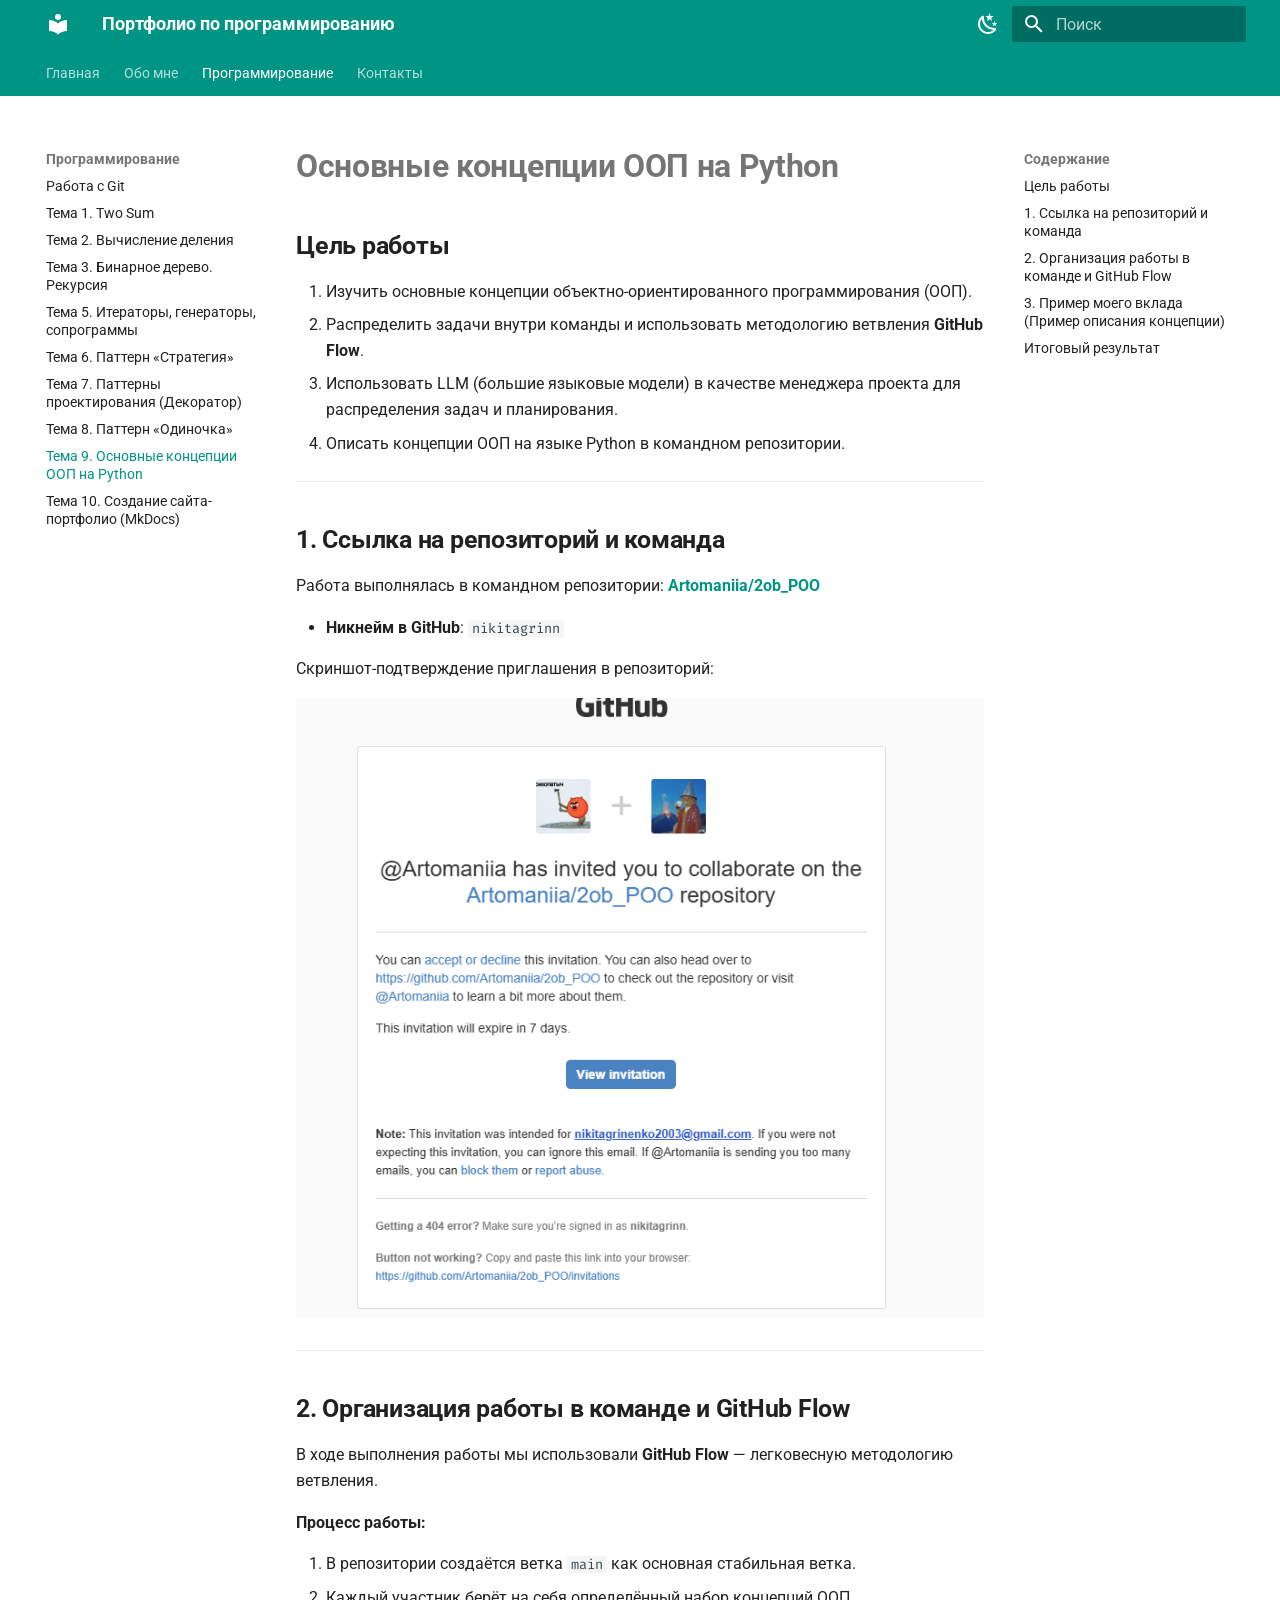
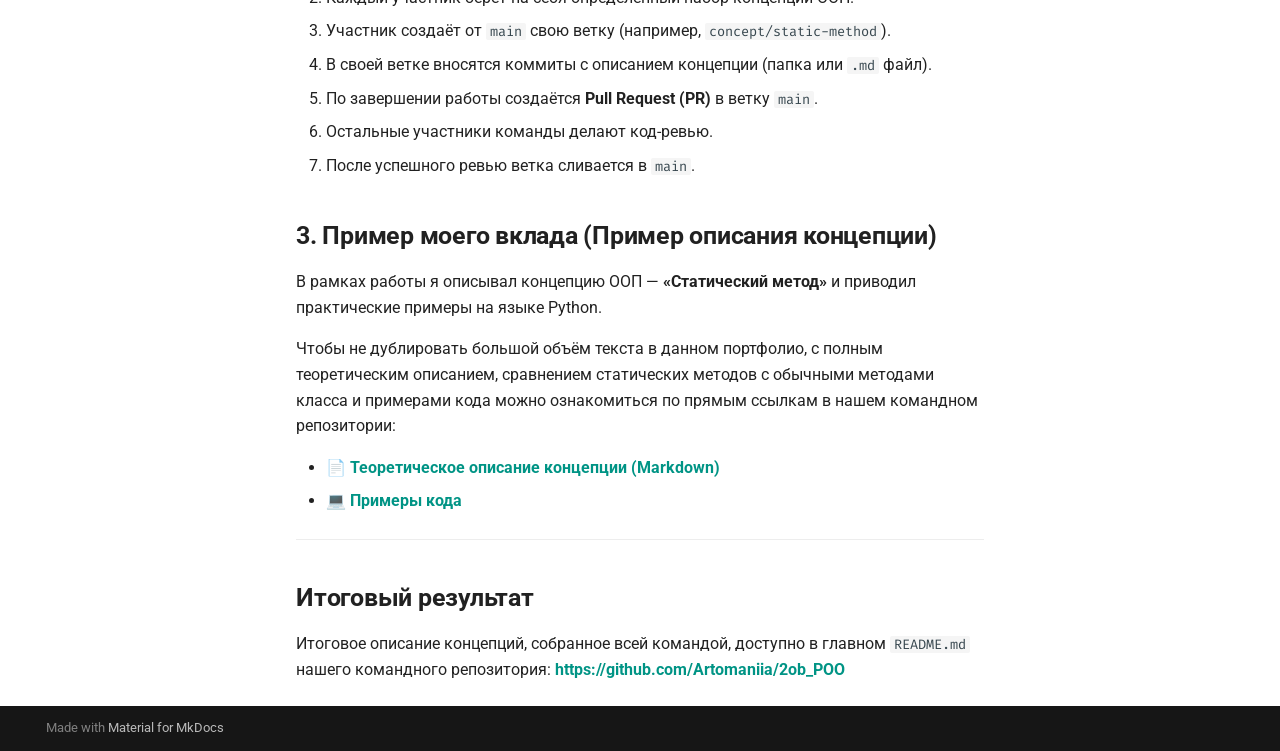
<file: programming/work9/index.html>
<!doctype html>
<html lang="ru" class="no-js">
  <head>
    
      <meta charset="utf-8">
      <meta name="viewport" content="width=device-width,initial-scale=1">
      
        <meta name="description" content="Работы по дисциплине «Программирование» — Гриненко Никита">
      
      
        <meta name="author" content="Гриненко Никита Дмитриевич">
      
      
        <link rel="canonical" href="https://nikitagrinn.github.io/portfolio-prog/programming/work9/">
      
      
        <link rel="prev" href="../work8/">
      
      
        <link rel="next" href="../work10/">
      
      
        
      
      
      <link rel="icon" href="../../assets/images/favicon.png">
      <meta name="generator" content="mkdocs-1.6.1, mkdocs-material-9.7.6">
    
    
      
        <title>Тема 9. Основные концепции ООП на Python - Портфолио по программированию</title>
      
    
    
      <link rel="stylesheet" href="../../assets/stylesheets/main.484c7ddc.min.css">
      
        
        <link rel="stylesheet" href="../../assets/stylesheets/palette.ab4e12ef.min.css">
      
      


    
    
      
    
    
      
        
        
        <link rel="preconnect" href="https://fonts.gstatic.com" crossorigin>
        <link rel="stylesheet" href="https://fonts.googleapis.com/css?family=Roboto:300,300i,400,400i,700,700i%7CFira+Code:400,400i,700,700i&display=fallback">
        <style>:root{--md-text-font:"Roboto";--md-code-font:"Fira Code"}</style>
      
    
    
      <link rel="stylesheet" href="../../stylesheets/extra.css">
    
    <script>__md_scope=new URL("../..",location),__md_hash=e=>[...e].reduce(((e,_)=>(e<<5)-e+_.charCodeAt(0)),0),__md_get=(e,_=localStorage,t=__md_scope)=>JSON.parse(_.getItem(t.pathname+"."+e)),__md_set=(e,_,t=localStorage,a=__md_scope)=>{try{t.setItem(a.pathname+"."+e,JSON.stringify(_))}catch(e){}}</script>
    
      

    
    
  </head>
  
  
    
    
      
    
    
    
    
    <body dir="ltr" data-md-color-scheme="default" data-md-color-primary="teal" data-md-color-accent="cyan">
  
    
    <input class="md-toggle" data-md-toggle="drawer" type="checkbox" id="__drawer" autocomplete="off">
    <input class="md-toggle" data-md-toggle="search" type="checkbox" id="__search" autocomplete="off">
    <label class="md-overlay" for="__drawer"></label>
    <div data-md-component="skip">
      
        
        <a href="#python" class="md-skip">
          Перейти к содержанию
        </a>
      
    </div>
    <div data-md-component="announce">
      
    </div>
    
    
      

<header class="md-header" data-md-component="header">
  <nav class="md-header__inner md-grid" aria-label="Верхний колонтитул">
    <a href="../.." title="Портфолио по программированию" class="md-header__button md-logo" aria-label="Портфолио по программированию" data-md-component="logo">
      
  
  <svg xmlns="http://www.w3.org/2000/svg" viewBox="0 0 24 24"><path d="M12 8a3 3 0 0 0 3-3 3 3 0 0 0-3-3 3 3 0 0 0-3 3 3 3 0 0 0 3 3m0 3.54C9.64 9.35 6.5 8 3 8v11c3.5 0 6.64 1.35 9 3.54 2.36-2.19 5.5-3.54 9-3.54V8c-3.5 0-6.64 1.35-9 3.54"/></svg>

    </a>
    <label class="md-header__button md-icon" for="__drawer">
      
      <svg xmlns="http://www.w3.org/2000/svg" viewBox="0 0 24 24"><path d="M3 6h18v2H3zm0 5h18v2H3zm0 5h18v2H3z"/></svg>
    </label>
    <div class="md-header__title" data-md-component="header-title">
      <div class="md-header__ellipsis">
        <div class="md-header__topic">
          <span class="md-ellipsis">
            Портфолио по программированию
          </span>
        </div>
        <div class="md-header__topic" data-md-component="header-topic">
          <span class="md-ellipsis">
            
              Тема 9. Основные концепции ООП на Python
            
          </span>
        </div>
      </div>
    </div>
    
      
        <form class="md-header__option" data-md-component="palette">
  
    
    
    
    <input class="md-option" data-md-color-media="" data-md-color-scheme="default" data-md-color-primary="teal" data-md-color-accent="cyan"  aria-label="Темная тема"  type="radio" name="__palette" id="__palette_0">
    
      <label class="md-header__button md-icon" title="Темная тема" for="__palette_1" hidden>
        <svg xmlns="http://www.w3.org/2000/svg" viewBox="0 0 24 24"><path d="m17.75 4.09-2.53 1.94.91 3.06-2.63-1.81-2.63 1.81.91-3.06-2.53-1.94L12.44 4l1.06-3 1.06 3zm3.5 6.91-1.64 1.25.59 1.98-1.7-1.17-1.7 1.17.59-1.98L15.75 11l2.06-.05L18.5 9l.69 1.95zm-2.28 4.95c.83-.08 1.72 1.1 1.19 1.85-.32.45-.66.87-1.08 1.27C15.17 23 8.84 23 4.94 19.07c-3.91-3.9-3.91-10.24 0-14.14.4-.4.82-.76 1.27-1.08.75-.53 1.93.36 1.85 1.19-.27 2.86.69 5.83 2.89 8.02a9.96 9.96 0 0 0 8.02 2.89m-1.64 2.02a12.08 12.08 0 0 1-7.8-3.47c-2.17-2.19-3.33-5-3.49-7.82-2.81 3.14-2.7 7.96.31 10.98 3.02 3.01 7.84 3.12 10.98.31"/></svg>
      </label>
    
  
    
    
    
    <input class="md-option" data-md-color-media="" data-md-color-scheme="slate" data-md-color-primary="blue-grey" data-md-color-accent="cyan"  aria-label="Светлая тема"  type="radio" name="__palette" id="__palette_1">
    
      <label class="md-header__button md-icon" title="Светлая тема" for="__palette_0" hidden>
        <svg xmlns="http://www.w3.org/2000/svg" viewBox="0 0 24 24"><path d="M12 7a5 5 0 0 1 5 5 5 5 0 0 1-5 5 5 5 0 0 1-5-5 5 5 0 0 1 5-5m0 2a3 3 0 0 0-3 3 3 3 0 0 0 3 3 3 3 0 0 0 3-3 3 3 0 0 0-3-3m0-7 2.39 3.42C13.65 5.15 12.84 5 12 5s-1.65.15-2.39.42zM3.34 7l4.16-.35A7.2 7.2 0 0 0 5.94 8.5c-.44.74-.69 1.5-.83 2.29zm.02 10 1.76-3.77a7.131 7.131 0 0 0 2.38 4.14zM20.65 7l-1.77 3.79a7.02 7.02 0 0 0-2.38-4.15zm-.01 10-4.14.36c.59-.51 1.12-1.14 1.54-1.86.42-.73.69-1.5.83-2.29zM12 22l-2.41-3.44c.74.27 1.55.44 2.41.44.82 0 1.63-.17 2.37-.44z"/></svg>
      </label>
    
  
</form>
      
    
    
      <script>var palette=__md_get("__palette");if(palette&&palette.color){if("(prefers-color-scheme)"===palette.color.media){var media=matchMedia("(prefers-color-scheme: light)"),input=document.querySelector(media.matches?"[data-md-color-media='(prefers-color-scheme: light)']":"[data-md-color-media='(prefers-color-scheme: dark)']");palette.color.media=input.getAttribute("data-md-color-media"),palette.color.scheme=input.getAttribute("data-md-color-scheme"),palette.color.primary=input.getAttribute("data-md-color-primary"),palette.color.accent=input.getAttribute("data-md-color-accent")}for(var[key,value]of Object.entries(palette.color))document.body.setAttribute("data-md-color-"+key,value)}</script>
    
    
    
      
      
        <label class="md-header__button md-icon" for="__search">
          
          <svg xmlns="http://www.w3.org/2000/svg" viewBox="0 0 24 24"><path d="M9.5 3A6.5 6.5 0 0 1 16 9.5c0 1.61-.59 3.09-1.56 4.23l.27.27h.79l5 5-1.5 1.5-5-5v-.79l-.27-.27A6.52 6.52 0 0 1 9.5 16 6.5 6.5 0 0 1 3 9.5 6.5 6.5 0 0 1 9.5 3m0 2C7 5 5 7 5 9.5S7 14 9.5 14 14 12 14 9.5 12 5 9.5 5"/></svg>
        </label>
        <div class="md-search" data-md-component="search" role="dialog">
  <label class="md-search__overlay" for="__search"></label>
  <div class="md-search__inner" role="search">
    <form class="md-search__form" name="search">
      <input type="text" class="md-search__input" name="query" aria-label="Поиск" placeholder="Поиск" autocapitalize="off" autocorrect="off" autocomplete="off" spellcheck="false" data-md-component="search-query" required>
      <label class="md-search__icon md-icon" for="__search">
        
        <svg xmlns="http://www.w3.org/2000/svg" viewBox="0 0 24 24"><path d="M9.5 3A6.5 6.5 0 0 1 16 9.5c0 1.61-.59 3.09-1.56 4.23l.27.27h.79l5 5-1.5 1.5-5-5v-.79l-.27-.27A6.52 6.52 0 0 1 9.5 16 6.5 6.5 0 0 1 3 9.5 6.5 6.5 0 0 1 9.5 3m0 2C7 5 5 7 5 9.5S7 14 9.5 14 14 12 14 9.5 12 5 9.5 5"/></svg>
        
        <svg xmlns="http://www.w3.org/2000/svg" viewBox="0 0 24 24"><path d="M20 11v2H8l5.5 5.5-1.42 1.42L4.16 12l7.92-7.92L13.5 5.5 8 11z"/></svg>
      </label>
      <nav class="md-search__options" aria-label="Поиск">
        
        <button type="reset" class="md-search__icon md-icon" title="Очистить" aria-label="Очистить" tabindex="-1">
          
          <svg xmlns="http://www.w3.org/2000/svg" viewBox="0 0 24 24"><path d="M19 6.41 17.59 5 12 10.59 6.41 5 5 6.41 10.59 12 5 17.59 6.41 19 12 13.41 17.59 19 19 17.59 13.41 12z"/></svg>
        </button>
      </nav>
      
    </form>
    <div class="md-search__output">
      <div class="md-search__scrollwrap" tabindex="0" data-md-scrollfix>
        <div class="md-search-result" data-md-component="search-result">
          <div class="md-search-result__meta">
            Инициализация поиска
          </div>
          <ol class="md-search-result__list" role="presentation"></ol>
        </div>
      </div>
    </div>
  </div>
</div>
      
    
    
  </nav>
  
</header>
    
    <div class="md-container" data-md-component="container">
      
      
        
          
            
<nav class="md-tabs" aria-label="Вкладки" data-md-component="tabs">
  <div class="md-grid">
    <ul class="md-tabs__list">
      
        
  
  
  
  
    <li class="md-tabs__item">
      <a href="../.." class="md-tabs__link">
        
  
  
    
  
  Главная

      </a>
    </li>
  

      
        
  
  
  
  
    <li class="md-tabs__item">
      <a href="../../about/" class="md-tabs__link">
        
  
  
    
  
  Обо мне

      </a>
    </li>
  

      
        
  
  
  
    
  
  
    
    
      <li class="md-tabs__item md-tabs__item--active">
        <a href="../work0/" class="md-tabs__link">
          
  
  
  Программирование

        </a>
      </li>
    
  

      
        
  
  
  
  
    <li class="md-tabs__item">
      <a href="../../contacts/" class="md-tabs__link">
        
  
  
    
  
  Контакты

      </a>
    </li>
  

      
    </ul>
  </div>
</nav>
          
        
      
      <main class="md-main" data-md-component="main">
        <div class="md-main__inner md-grid">
          
            
              
              <div class="md-sidebar md-sidebar--primary" data-md-component="sidebar" data-md-type="navigation" >
                <div class="md-sidebar__scrollwrap">
                  <div class="md-sidebar__inner">
                    


  


<nav class="md-nav md-nav--primary md-nav--lifted" aria-label="Навигация" data-md-level="0">
  <label class="md-nav__title" for="__drawer">
    <a href="../.." title="Портфолио по программированию" class="md-nav__button md-logo" aria-label="Портфолио по программированию" data-md-component="logo">
      
  
  <svg xmlns="http://www.w3.org/2000/svg" viewBox="0 0 24 24"><path d="M12 8a3 3 0 0 0 3-3 3 3 0 0 0-3-3 3 3 0 0 0-3 3 3 3 0 0 0 3 3m0 3.54C9.64 9.35 6.5 8 3 8v11c3.5 0 6.64 1.35 9 3.54 2.36-2.19 5.5-3.54 9-3.54V8c-3.5 0-6.64 1.35-9 3.54"/></svg>

    </a>
    Портфолио по программированию
  </label>
  
  <ul class="md-nav__list" data-md-scrollfix>
    
      
      
  
  
  
  
    <li class="md-nav__item">
      <a href="../.." class="md-nav__link">
        
  
  
  <span class="md-ellipsis">
    
  
    Главная
  

    
  </span>
  
  

      </a>
    </li>
  

    
      
      
  
  
  
  
    <li class="md-nav__item">
      <a href="../../about/" class="md-nav__link">
        
  
  
  <span class="md-ellipsis">
    
  
    Обо мне
  

    
  </span>
  
  

      </a>
    </li>
  

    
      
      
  
  
    
  
  
  
    
    
    
    
      
        
        
      
      
        
      
    
    
    <li class="md-nav__item md-nav__item--active md-nav__item--section md-nav__item--nested">
      
        
        
        <input class="md-nav__toggle md-toggle " type="checkbox" id="__nav_3" checked>
        
          
          <label class="md-nav__link" for="__nav_3" id="__nav_3_label" tabindex="">
            
  
  
  <span class="md-ellipsis">
    
  
    Программирование
  

    
  </span>
  
  

            <span class="md-nav__icon md-icon"></span>
          </label>
        
        <nav class="md-nav" data-md-level="1" aria-labelledby="__nav_3_label" aria-expanded="true">
          <label class="md-nav__title" for="__nav_3">
            <span class="md-nav__icon md-icon"></span>
            
  
    Программирование
  

          </label>
          <ul class="md-nav__list" data-md-scrollfix>
            
              
                
  
  
  
  
    <li class="md-nav__item">
      <a href="../work0/" class="md-nav__link">
        
  
  
  <span class="md-ellipsis">
    
  
    Работа с Git
  

    
  </span>
  
  

      </a>
    </li>
  

              
            
              
                
  
  
  
  
    <li class="md-nav__item">
      <a href="../work1/" class="md-nav__link">
        
  
  
  <span class="md-ellipsis">
    
  
    Тема 1. Two Sum
  

    
  </span>
  
  

      </a>
    </li>
  

              
            
              
                
  
  
  
  
    <li class="md-nav__item">
      <a href="../work2/" class="md-nav__link">
        
  
  
  <span class="md-ellipsis">
    
  
    Тема 2. Вычисление деления
  

    
  </span>
  
  

      </a>
    </li>
  

              
            
              
                
  
  
  
  
    <li class="md-nav__item">
      <a href="../work3/" class="md-nav__link">
        
  
  
  <span class="md-ellipsis">
    
  
    Тема 3. Бинарное дерево. Рекурсия
  

    
  </span>
  
  

      </a>
    </li>
  

              
            
              
                
  
  
  
  
    <li class="md-nav__item">
      <a href="../work5/" class="md-nav__link">
        
  
  
  <span class="md-ellipsis">
    
  
    Тема 5. Итераторы, генераторы, сопрограммы
  

    
  </span>
  
  

      </a>
    </li>
  

              
            
              
                
  
  
  
  
    <li class="md-nav__item">
      <a href="../work6/" class="md-nav__link">
        
  
  
  <span class="md-ellipsis">
    
  
    Тема 6. Паттерн «Стратегия»
  

    
  </span>
  
  

      </a>
    </li>
  

              
            
              
                
  
  
  
  
    <li class="md-nav__item">
      <a href="../work7/" class="md-nav__link">
        
  
  
  <span class="md-ellipsis">
    
  
    Тема 7. Паттерны проектирования (Декоратор)
  

    
  </span>
  
  

      </a>
    </li>
  

              
            
              
                
  
  
  
  
    <li class="md-nav__item">
      <a href="../work8/" class="md-nav__link">
        
  
  
  <span class="md-ellipsis">
    
  
    Тема 8. Паттерн «Одиночка»
  

    
  </span>
  
  

      </a>
    </li>
  

              
            
              
                
  
  
    
  
  
  
    <li class="md-nav__item md-nav__item--active">
      
      <input class="md-nav__toggle md-toggle" type="checkbox" id="__toc">
      
      
        
      
      
        <label class="md-nav__link md-nav__link--active" for="__toc">
          
  
  
  <span class="md-ellipsis">
    
  
    Тема 9. Основные концепции ООП на Python
  

    
  </span>
  
  

          <span class="md-nav__icon md-icon"></span>
        </label>
      
      <a href="./" class="md-nav__link md-nav__link--active">
        
  
  
  <span class="md-ellipsis">
    
  
    Тема 9. Основные концепции ООП на Python
  

    
  </span>
  
  

      </a>
      
        

<nav class="md-nav md-nav--secondary" aria-label="Содержание">
  
  
  
    
  
  
    <label class="md-nav__title" for="__toc">
      <span class="md-nav__icon md-icon"></span>
      Содержание
    </label>
    <ul class="md-nav__list" data-md-component="toc" data-md-scrollfix>
      
        <li class="md-nav__item">
  <a href="#_1" class="md-nav__link">
    <span class="md-ellipsis">
      
        Цель работы
      
    </span>
  </a>
  
</li>
      
        <li class="md-nav__item">
  <a href="#1" class="md-nav__link">
    <span class="md-ellipsis">
      
        1. Ссылка на репозиторий и команда
      
    </span>
  </a>
  
</li>
      
        <li class="md-nav__item">
  <a href="#2-github-flow" class="md-nav__link">
    <span class="md-ellipsis">
      
        2. Организация работы в команде и GitHub Flow
      
    </span>
  </a>
  
</li>
      
        <li class="md-nav__item">
  <a href="#3" class="md-nav__link">
    <span class="md-ellipsis">
      
        3. Пример моего вклада (Пример описания концепции)
      
    </span>
  </a>
  
</li>
      
        <li class="md-nav__item">
  <a href="#_2" class="md-nav__link">
    <span class="md-ellipsis">
      
        Итоговый результат
      
    </span>
  </a>
  
</li>
      
    </ul>
  
</nav>
      
    </li>
  

              
            
              
                
  
  
  
  
    <li class="md-nav__item">
      <a href="../work10/" class="md-nav__link">
        
  
  
  <span class="md-ellipsis">
    
  
    Тема 10. Создание сайта-портфолио (MkDocs)
  

    
  </span>
  
  

      </a>
    </li>
  

              
            
          </ul>
        </nav>
      
    </li>
  

    
      
      
  
  
  
  
    <li class="md-nav__item">
      <a href="../../contacts/" class="md-nav__link">
        
  
  
  <span class="md-ellipsis">
    
  
    Контакты
  

    
  </span>
  
  

      </a>
    </li>
  

    
  </ul>
</nav>
                  </div>
                </div>
              </div>
            
            
              
              <div class="md-sidebar md-sidebar--secondary" data-md-component="sidebar" data-md-type="toc" >
                <div class="md-sidebar__scrollwrap">
                  <div class="md-sidebar__inner">
                    

<nav class="md-nav md-nav--secondary" aria-label="Содержание">
  
  
  
    
  
  
    <label class="md-nav__title" for="__toc">
      <span class="md-nav__icon md-icon"></span>
      Содержание
    </label>
    <ul class="md-nav__list" data-md-component="toc" data-md-scrollfix>
      
        <li class="md-nav__item">
  <a href="#_1" class="md-nav__link">
    <span class="md-ellipsis">
      
        Цель работы
      
    </span>
  </a>
  
</li>
      
        <li class="md-nav__item">
  <a href="#1" class="md-nav__link">
    <span class="md-ellipsis">
      
        1. Ссылка на репозиторий и команда
      
    </span>
  </a>
  
</li>
      
        <li class="md-nav__item">
  <a href="#2-github-flow" class="md-nav__link">
    <span class="md-ellipsis">
      
        2. Организация работы в команде и GitHub Flow
      
    </span>
  </a>
  
</li>
      
        <li class="md-nav__item">
  <a href="#3" class="md-nav__link">
    <span class="md-ellipsis">
      
        3. Пример моего вклада (Пример описания концепции)
      
    </span>
  </a>
  
</li>
      
        <li class="md-nav__item">
  <a href="#_2" class="md-nav__link">
    <span class="md-ellipsis">
      
        Итоговый результат
      
    </span>
  </a>
  
</li>
      
    </ul>
  
</nav>
                  </div>
                </div>
              </div>
            
          
          
            <div class="md-content" data-md-component="content">
              
              <article class="md-content__inner md-typeset">
                
                  



<h1 id="python">Основные концепции ООП на Python<a class="headerlink" href="#python" title="Permanent link">&para;</a></h1>
<h2 id="_1">Цель работы<a class="headerlink" href="#_1" title="Permanent link">&para;</a></h2>
<ol>
<li>Изучить основные концепции объектно-ориентированного программирования (ООП).</li>
<li>Распределить задачи внутри команды и использовать методологию ветвления <strong>GitHub Flow</strong>.</li>
<li>Использовать LLM (большие языковые модели) в качестве менеджера проекта для распределения задач и планирования.</li>
<li>Описать концепции ООП на языке Python в командном репозитории.</li>
</ol>
<hr />
<h2 id="1">1. Ссылка на репозиторий и команда<a class="headerlink" href="#1" title="Permanent link">&para;</a></h2>
<p>Работа выполнялась в командном репозитории: 
<strong><a href="https://github.com/Artomaniia/2ob_POO">Artomaniia/2ob_POO</a></strong></p>
<ul>
<li><strong>Никнейм в GitHub</strong>: <code>nikitagrinn</code></li>
</ul>
<p>Скриншот-подтверждение приглашения в репозиторий:</p>
<p><img alt="Инвайт в репозиторий" src="../images/invite.png" /></p>
<hr />
<h2 id="2-github-flow">2. Организация работы в команде и GitHub Flow<a class="headerlink" href="#2-github-flow" title="Permanent link">&para;</a></h2>
<p>В ходе выполнения работы мы использовали <strong>GitHub Flow</strong> — легковесную методологию ветвления.</p>
<p><strong>Процесс работы:</strong></p>
<ol>
<li>В репозитории создаётся ветка <code>main</code> как основная стабильная ветка.</li>
<li>Каждый участник берёт на себя определённый набор концепций ООП.</li>
<li>Участник создаёт от <code>main</code> свою ветку (например, <code>concept/static-method</code>).</li>
<li>В своей ветке вносятся коммиты с описанием концепции (папка или <code>.md</code> файл).</li>
<li>По завершении работы создаётся <strong>Pull Request (PR)</strong> в ветку <code>main</code>.</li>
<li>Остальные участники команды делают код-ревью.</li>
<li>После успешного ревью ветка сливается в <code>main</code>.</li>
</ol>
<h2 id="3">3. Пример моего вклада (Пример описания концепции)<a class="headerlink" href="#3" title="Permanent link">&para;</a></h2>
<p>В рамках работы я описывал концепцию ООП — <strong>«Статический метод»</strong> и приводил практические примеры на языке Python. </p>
<p>Чтобы не дублировать большой объём текста в данном портфолио, с полным теоретическим описанием, сравнением статических методов с обычными методами класса и примерами кода можно ознакомиться по прямым ссылкам в нашем командном репозитории:</p>
<ul>
<li>📄 <strong><a href="https://github.com/Artomaniia/2ob_POO/blob/concept/static-method/static_method/static_method.md">Теоретическое описание концепции (Markdown)</a></strong></li>
<li>💻 <strong><a href="https://github.com/Artomaniia/2ob_POO/tree/concept/static-method/static_method/examples">Примеры кода</a></strong></li>
</ul>
<hr />
<h2 id="_2">Итоговый результат<a class="headerlink" href="#_2" title="Permanent link">&para;</a></h2>
<p>Итоговое описание концепций, собранное всей командой, доступно в главном <code>README.md</code> нашего командного репозитория:
<strong><a href="https://github.com/Artomaniia/2ob_POO">https://github.com/Artomaniia/2ob_POO</a></strong></p>












                
              </article>
            </div>
          
          
<script>var target=document.getElementById(location.hash.slice(1));target&&target.name&&(target.checked=target.name.startsWith("__tabbed_"))</script>
        </div>
        
          <button type="button" class="md-top md-icon" data-md-component="top" hidden>
  
  <svg xmlns="http://www.w3.org/2000/svg" viewBox="0 0 24 24"><path d="M13 20h-2V8l-5.5 5.5-1.42-1.42L12 4.16l7.92 7.92-1.42 1.42L13 8z"/></svg>
  К началу
</button>
        
      </main>
      
        <footer class="md-footer">
  
  <div class="md-footer-meta md-typeset">
    <div class="md-footer-meta__inner md-grid">
      <div class="md-copyright">
  
  
    Made with
    <a href="https://squidfunk.github.io/mkdocs-material/" target="_blank" rel="noopener">
      Material for MkDocs
    </a>
  
</div>
      
    </div>
  </div>
</footer>
      
    </div>
    <div class="md-dialog" data-md-component="dialog">
      <div class="md-dialog__inner md-typeset"></div>
    </div>
    
    
    
      
      
      <script id="__config" type="application/json">{"annotate": null, "base": "../..", "features": ["navigation.instant", "navigation.tracking", "navigation.tabs", "navigation.sections", "navigation.expand", "navigation.top", "search.highlight", "content.code.copy"], "search": "../../assets/javascripts/workers/search.2c215733.min.js", "tags": null, "translations": {"clipboard.copied": "\u0421\u043a\u043e\u043f\u0438\u0440\u043e\u0432\u0430\u043d\u043e \u0432 \u0431\u0443\u0444\u0435\u0440", "clipboard.copy": "\u041a\u043e\u043f\u0438\u0440\u043e\u0432\u0430\u0442\u044c \u0432 \u0431\u0443\u0444\u0435\u0440", "search.result.more.one": "\u0415\u0449\u0451 1 \u043d\u0430 \u044d\u0442\u043e\u0439 \u0441\u0442\u0440\u0430\u043d\u0438\u0446\u0435", "search.result.more.other": "\u0415\u0449\u0451 # \u043d\u0430 \u044d\u0442\u043e\u0439 \u0441\u0442\u0440\u0430\u043d\u0438\u0446\u0435", "search.result.none": "\u0421\u043e\u0432\u043f\u0430\u0434\u0435\u043d\u0438\u0439 \u043d\u0435 \u043d\u0430\u0439\u0434\u0435\u043d\u043e", "search.result.one": "\u041d\u0430\u0439\u0434\u0435\u043d\u043e 1 \u0441\u043e\u0432\u043f\u0430\u0434\u0435\u043d\u0438\u0435", "search.result.other": "\u041d\u0430\u0439\u0434\u0435\u043d\u043e \u0441\u043e\u0432\u043f\u0430\u0434\u0435\u043d\u0438\u0439: #", "search.result.placeholder": "\u041d\u0430\u0447\u043d\u0438\u0442\u0435 \u043f\u0435\u0447\u0430\u0442\u0430\u0442\u044c \u0434\u043b\u044f \u043f\u043e\u0438\u0441\u043a\u0430", "search.result.term.missing": "\u041e\u0442\u0441\u0443\u0442\u0441\u0442\u0432\u0443\u0435\u0442", "select.version": "\u0412\u044b\u0431\u0435\u0440\u0438\u0442\u0435 \u0432\u0435\u0440\u0441\u0438\u044e"}, "version": null}</script>
    
    
      <script src="../../assets/javascripts/bundle.79ae519e.min.js"></script>
      
    
  </body>
</html>
</file>
<file: stylesheets/extra.css>
/* Плавные переходы для всех ссылок */
a {
    transition: color 0.2s ease-in-out, background-color 0.2s ease-in-out;
}

/* Красивые скругления для блоков кода и таблиц */
.md-typeset pre>code {
    border-radius: 8px;
    box-shadow: 0 4px 6px rgba(0,0,0,0.05);
}

.md-typeset .md-clipboard {
    border-radius: 4px;
}

/* Улучшение внешнего вида таблиц */
.md-typeset table:not([class]) {
    border-radius: 8px;
    overflow: hidden;
    box-shadow: 0 2px 4px rgba(0,0,0,0.05);
    border-collapse: separate;
    border-spacing: 0;
}

.md-typeset table:not([class]) th {
    background-color: var(--md-primary-fg-color);
    color: white;
}

.md-typeset table:not([class]) tr:hover {
    background-color: var(--md-default-bg-color--light);
    transition: background-color 0.15s ease;
}

[data-md-color-scheme="slate"] .md-typeset table:not([class]) tr:hover {
    background-color: rgba(255, 255, 255, 0.05);
}

/* Делаем заголовки чуть более жирными и выразительными */
.md-typeset h1, .md-typeset h2 {
    font-weight: 700;
    letter-spacing: -0.01em;
}

/* Улучшаем внешний вид admonitions (блоков "Замечание", "Информация") */
.md-typeset .admonition {
    border-radius: 8px;
    box-shadow: 0 2px 8px rgba(0,0,0,0.04);
    border-left-width: 4px;
}
</file>
<file: assets/stylesheets/main.484c7ddc.min.css>
@charset "UTF-8";html{-webkit-text-size-adjust:none;-moz-text-size-adjust:none;text-size-adjust:none;box-sizing:border-box}*,:after,:before{box-sizing:inherit}@media (prefers-reduced-motion){*,:after,:before{transition:none!important}}body{margin:0}a,button,input,label{-webkit-tap-highlight-color:transparent}a{color:inherit;text-decoration:none}hr{border:0;box-sizing:initial;display:block;height:.05rem;overflow:visible;padding:0}small{font-size:80%}sub,sup{line-height:1em}img{border-style:none}table{border-collapse:initial;border-spacing:0}td,th{font-weight:400;vertical-align:top}button{background:#0000;border:0;font-family:inherit;font-size:inherit;margin:0;padding:0}input{border:0;outline:none}:root{--md-primary-fg-color:#4051b5;--md-primary-fg-color--light:#5d6cc0;--md-primary-fg-color--dark:#303fa1;--md-primary-bg-color:#fff;--md-primary-bg-color--light:#ffffffb3;--md-accent-fg-color:#526cfe;--md-accent-fg-color--transparent:#526cfe1a;--md-accent-bg-color:#fff;--md-accent-bg-color--light:#ffffffb3}[data-md-color-scheme=default]{color-scheme:light}[data-md-color-scheme=default] img[src$="#gh-dark-mode-only"],[data-md-color-scheme=default] img[src$="#only-dark"]{display:none}:root,[data-md-color-scheme=default]{--md-hue:225deg;--md-default-fg-color:#000000de;--md-default-fg-color--light:#0000008a;--md-default-fg-color--lighter:#00000052;--md-default-fg-color--lightest:#00000012;--md-default-bg-color:#fff;--md-default-bg-color--light:#ffffffb3;--md-default-bg-color--lighter:#ffffff4d;--md-default-bg-color--lightest:#ffffff1f;--md-code-fg-color:#36464e;--md-code-bg-color:#f5f5f5;--md-code-bg-color--light:#f5f5f5b3;--md-code-bg-color--lighter:#f5f5f54d;--md-code-hl-color:#4287ff;--md-code-hl-color--light:#4287ff1a;--md-code-hl-number-color:#d52a2a;--md-code-hl-special-color:#db1457;--md-code-hl-function-color:#a846b9;--md-code-hl-constant-color:#6e59d9;--md-code-hl-keyword-color:#3f6ec6;--md-code-hl-string-color:#1c7d4d;--md-code-hl-name-color:var(--md-code-fg-color);--md-code-hl-operator-color:var(--md-default-fg-color--light);--md-code-hl-punctuation-color:var(--md-default-fg-color--light);--md-code-hl-comment-color:var(--md-default-fg-color--light);--md-code-hl-generic-color:var(--md-default-fg-color--light);--md-code-hl-variable-color:var(--md-default-fg-color--light);--md-typeset-color:var(--md-default-fg-color);--md-typeset-a-color:var(--md-primary-fg-color);--md-typeset-del-color:#f5503d26;--md-typeset-ins-color:#0bd57026;--md-typeset-kbd-color:#fafafa;--md-typeset-kbd-accent-color:#fff;--md-typeset-kbd-border-color:#b8b8b8;--md-typeset-mark-color:#ffff0080;--md-typeset-table-color:#0000001f;--md-typeset-table-color--light:rgba(0,0,0,.035);--md-admonition-fg-color:var(--md-default-fg-color);--md-admonition-bg-color:var(--md-default-bg-color);--md-warning-fg-color:#000000de;--md-warning-bg-color:#ff9;--md-footer-fg-color:#fff;--md-footer-fg-color--light:#ffffffb3;--md-footer-fg-color--lighter:#ffffff73;--md-footer-bg-color:#000000de;--md-footer-bg-color--dark:#00000052;--md-shadow-z1:0 0.2rem 0.5rem #0000000d,0 0 0.05rem #0000001a;--md-shadow-z2:0 0.2rem 0.5rem #0000001a,0 0 0.05rem #00000040;--md-shadow-z3:0 0.2rem 0.5rem #0003,0 0 0.05rem #00000059}.md-icon svg{fill:currentcolor;display:block;height:1.2rem;width:1.2rem}body{-webkit-font-smoothing:antialiased;-moz-osx-font-smoothing:grayscale;--md-text-font-family:var(--md-text-font,_),-apple-system,BlinkMacSystemFont,Helvetica,Arial,sans-serif;--md-code-font-family:var(--md-code-font,_),SFMono-Regular,Consolas,Menlo,monospace}aside,body,input{font-feature-settings:"kern","liga";color:var(--md-typeset-color);font-family:var(--md-text-font-family)}code,kbd,pre{font-feature-settings:"kern";font-family:var(--md-code-font-family)}:root{--md-typeset-table-sort-icon:url('data:image/svg+xml;charset=utf-8,<svg xmlns="http://www.w3.org/2000/svg" viewBox="0 0 24 24"><path d="m18 21-4-4h3V7h-3l4-4 4 4h-3v10h3M2 19v-2h10v2M2 13v-2h7v2M2 7V5h4v2z"/></svg>');--md-typeset-table-sort-icon--asc:url('data:image/svg+xml;charset=utf-8,<svg xmlns="http://www.w3.org/2000/svg" viewBox="0 0 24 24"><path d="M19 17h3l-4 4-4-4h3V3h2M2 17h10v2H2M6 5v2H2V5m0 6h7v2H2z"/></svg>');--md-typeset-table-sort-icon--desc:url('data:image/svg+xml;charset=utf-8,<svg xmlns="http://www.w3.org/2000/svg" viewBox="0 0 24 24"><path d="M19 7h3l-4-4-4 4h3v14h2M2 17h10v2H2M6 5v2H2V5m0 6h7v2H2z"/></svg>')}.md-typeset{-webkit-print-color-adjust:exact;color-adjust:exact;font-size:.8rem;line-height:1.6;overflow-wrap:break-word}@media print{.md-typeset{font-size:.68rem}}.md-typeset blockquote,.md-typeset dl,.md-typeset figure,.md-typeset ol,.md-typeset pre,.md-typeset ul{margin-bottom:1em;margin-top:1em}.md-typeset h1{color:var(--md-default-fg-color--light);font-size:2em;line-height:1.3;margin:0 0 1.25em}.md-typeset h1,.md-typeset h2{font-weight:300;letter-spacing:-.01em}.md-typeset h2{font-size:1.5625em;line-height:1.4;margin:1.6em 0 .64em}.md-typeset h3{font-size:1.25em;font-weight:400;letter-spacing:-.01em;line-height:1.5;margin:1.6em 0 .8em}.md-typeset h2+h3{margin-top:.8em}.md-typeset h4{font-weight:700;letter-spacing:-.01em;margin:1em 0}.md-typeset h5,.md-typeset h6{color:var(--md-default-fg-color--light);font-size:.8em;font-weight:700;letter-spacing:-.01em;margin:1.25em 0}.md-typeset h5{text-transform:uppercase}.md-typeset h5 code{text-transform:none}.md-typeset hr{border-bottom:.05rem solid var(--md-default-fg-color--lightest);display:flow-root;margin:1.5em 0}.md-typeset a{color:var(--md-typeset-a-color);word-break:break-word}.md-typeset a,.md-typeset a:before{transition:color 125ms}.md-typeset a:focus,.md-typeset a:hover{color:var(--md-accent-fg-color)}.md-typeset a:focus code,.md-typeset a:hover code{background-color:var(--md-accent-fg-color--transparent);color:var(--md-accent-fg-color)}.md-typeset a code{color:var(--md-typeset-a-color)}.md-typeset a.focus-visible{outline-color:var(--md-accent-fg-color);outline-offset:.2rem}.md-typeset code,.md-typeset kbd,.md-typeset pre{color:var(--md-code-fg-color);direction:ltr;font-variant-ligatures:none;transition:background-color 125ms}@media print{.md-typeset code,.md-typeset kbd,.md-typeset pre{white-space:pre-wrap}}.md-typeset code{background-color:var(--md-code-bg-color);border-radius:.1rem;-webkit-box-decoration-break:clone;box-decoration-break:clone;font-size:.85em;padding:0 .2941176471em;transition:color 125ms,background-color 125ms;word-break:break-word}.md-typeset code:not(.focus-visible){-webkit-tap-highlight-color:transparent;outline:none}.md-typeset pre{display:flow-root;line-height:1.4;position:relative}.md-typeset pre>code{-webkit-box-decoration-break:slice;box-decoration-break:slice;box-shadow:none;display:block;margin:0;outline-color:var(--md-accent-fg-color);overflow:auto;padding:.7720588235em 1.1764705882em;scrollbar-color:var(--md-default-fg-color--lighter) #0000;scrollbar-width:thin;touch-action:auto;word-break:normal}.md-typeset pre>code:hover{scrollbar-color:var(--md-accent-fg-color) #0000}.md-typeset pre>code::-webkit-scrollbar{height:.2rem;width:.2rem}.md-typeset pre>code::-webkit-scrollbar-thumb{background-color:var(--md-default-fg-color--lighter)}.md-typeset pre>code::-webkit-scrollbar-thumb:hover{background-color:var(--md-accent-fg-color)}.md-typeset kbd{background-color:var(--md-typeset-kbd-color);border-radius:.1rem;box-shadow:0 .1rem 0 .05rem var(--md-typeset-kbd-border-color),0 .1rem 0 var(--md-typeset-kbd-border-color),0 -.1rem .2rem var(--md-typeset-kbd-accent-color) inset;color:var(--md-default-fg-color);display:inline-block;font-size:.75em;padding:0 .6666666667em;vertical-align:text-top;word-break:break-word}.md-typeset mark{background-color:var(--md-typeset-mark-color);-webkit-box-decoration-break:clone;box-decoration-break:clone;color:inherit;word-break:break-word}.md-typeset abbr{cursor:help;text-decoration:none}.md-typeset [data-preview],.md-typeset abbr{border-bottom:.05rem dotted var(--md-default-fg-color--light)}.md-typeset small{opacity:.75}[dir=ltr] .md-typeset sub,[dir=ltr] .md-typeset sup{margin-left:.078125em}[dir=rtl] .md-typeset sub,[dir=rtl] .md-typeset sup{margin-right:.078125em}[dir=ltr] .md-typeset blockquote{padding-left:.6rem}[dir=rtl] .md-typeset blockquote{padding-right:.6rem}[dir=ltr] .md-typeset blockquote{border-left:.2rem solid var(--md-default-fg-color--lighter)}[dir=rtl] .md-typeset blockquote{border-right:.2rem solid var(--md-default-fg-color--lighter)}.md-typeset blockquote{color:var(--md-default-fg-color--light);margin-left:0;margin-right:0}.md-typeset ul{list-style-type:disc}.md-typeset ul[type]{list-style-type:revert-layer}[dir=ltr] .md-typeset ol,[dir=ltr] .md-typeset ul{margin-left:.625em}[dir=rtl] .md-typeset ol,[dir=rtl] .md-typeset ul{margin-right:.625em}.md-typeset ol,.md-typeset ul{padding:0}.md-typeset ol:not([hidden]),.md-typeset ul:not([hidden]){display:flow-root}.md-typeset ol ol,.md-typeset ul ol{list-style-type:lower-alpha}.md-typeset ol ol ol,.md-typeset ul ol ol{list-style-type:lower-roman}.md-typeset ol ol ol ol,.md-typeset ul ol ol ol{list-style-type:upper-alpha}.md-typeset ol ol ol ol ol,.md-typeset ul ol ol ol ol{list-style-type:upper-roman}.md-typeset ol[type],.md-typeset ul[type]{list-style-type:revert-layer}[dir=ltr] .md-typeset ol li,[dir=ltr] .md-typeset ul li{margin-left:1.25em}[dir=rtl] .md-typeset ol li,[dir=rtl] .md-typeset ul li{margin-right:1.25em}.md-typeset ol li,.md-typeset ul li{margin-bottom:.5em}.md-typeset ol li blockquote,.md-typeset ol li p,.md-typeset ul li blockquote,.md-typeset ul li p{margin:.5em 0}.md-typeset ol li:last-child,.md-typeset ul li:last-child{margin-bottom:0}[dir=ltr] .md-typeset ol li ol,[dir=ltr] .md-typeset ol li ul,[dir=ltr] .md-typeset ul li ol,[dir=ltr] .md-typeset ul li ul{margin-left:.625em}[dir=rtl] .md-typeset ol li ol,[dir=rtl] .md-typeset ol li ul,[dir=rtl] .md-typeset ul li ol,[dir=rtl] .md-typeset ul li ul{margin-right:.625em}.md-typeset ol li ol,.md-typeset ol li ul,.md-typeset ul li ol,.md-typeset ul li ul{margin-bottom:.5em;margin-top:.5em}[dir=ltr] .md-typeset dd{margin-left:1.875em}[dir=rtl] .md-typeset dd{margin-right:1.875em}.md-typeset dd{margin-bottom:1.5em;margin-top:1em}.md-typeset img,.md-typeset svg,.md-typeset video{height:auto;max-width:100%}.md-typeset img[align=left]{margin:1em 1em 1em 0}.md-typeset img[align=right]{margin:1em 0 1em 1em}.md-typeset img[align]:only-child{margin-top:0}.md-typeset figure{display:flow-root;margin:1em auto;max-width:100%;text-align:center;width:fit-content}.md-typeset figure img{display:block;margin:0 auto}.md-typeset figcaption{font-style:italic;margin:1em auto;max-width:24rem}.md-typeset iframe{max-width:100%}.md-typeset table:not([class]){background-color:var(--md-default-bg-color);border:.05rem solid var(--md-typeset-table-color);border-radius:.1rem;display:inline-block;font-size:.64rem;max-width:100%;overflow:auto;touch-action:auto}@media print{.md-typeset table:not([class]){display:table}}.md-typeset table:not([class])+*{margin-top:1.5em}.md-typeset table:not([class]) td>:first-child,.md-typeset table:not([class]) th>:first-child{margin-top:0}.md-typeset table:not([class]) td>:last-child,.md-typeset table:not([class]) th>:last-child{margin-bottom:0}.md-typeset table:not([class]) td:not([align]),.md-typeset table:not([class]) th:not([align]){text-align:left}[dir=rtl] .md-typeset table:not([class]) td:not([align]),[dir=rtl] .md-typeset table:not([class]) th:not([align]){text-align:right}.md-typeset table:not([class]) th{font-weight:700;min-width:5rem;padding:.9375em 1.25em;vertical-align:top}.md-typeset table:not([class]) td{border-top:.05rem solid var(--md-typeset-table-color);padding:.9375em 1.25em;vertical-align:top}.md-typeset table:not([class]) tbody tr{transition:background-color 125ms}.md-typeset table:not([class]) tbody tr:hover{background-color:var(--md-typeset-table-color--light);box-shadow:0 .05rem 0 var(--md-default-bg-color) inset}.md-typeset table:not([class]) a{word-break:normal}.md-typeset table th[role=columnheader]{cursor:pointer}[dir=ltr] .md-typeset table th[role=columnheader]:after{margin-left:.5em}[dir=rtl] .md-typeset table th[role=columnheader]:after{margin-right:.5em}.md-typeset table th[role=columnheader]:after{content:"";display:inline-block;height:1.2em;-webkit-mask-image:var(--md-typeset-table-sort-icon);mask-image:var(--md-typeset-table-sort-icon);-webkit-mask-repeat:no-repeat;mask-repeat:no-repeat;-webkit-mask-size:contain;mask-size:contain;transition:background-color 125ms;vertical-align:text-bottom;width:1.2em}.md-typeset table th[role=columnheader]:hover:after{background-color:var(--md-default-fg-color--lighter)}.md-typeset table th[role=columnheader][aria-sort=ascending]:after{background-color:var(--md-default-fg-color--light);-webkit-mask-image:var(--md-typeset-table-sort-icon--asc);mask-image:var(--md-typeset-table-sort-icon--asc)}.md-typeset table th[role=columnheader][aria-sort=descending]:after{background-color:var(--md-default-fg-color--light);-webkit-mask-image:var(--md-typeset-table-sort-icon--desc);mask-image:var(--md-typeset-table-sort-icon--desc)}.md-typeset__scrollwrap{margin:1em -.8rem;overflow-x:auto;touch-action:auto}.md-typeset__table{display:inline-block;margin-bottom:.5em;padding:0 .8rem}@media print{.md-typeset__table{display:block}}html .md-typeset__table table{display:table;margin:0;overflow:hidden;width:100%}@media screen and (max-width:44.984375em){.md-content__inner>pre{margin:1em -.8rem}.md-content__inner>pre code{border-radius:0}}.md-typeset .md-author{border-radius:100%;display:block;flex-shrink:0;height:1.6rem;overflow:hidden;position:relative;transition:color 125ms,transform 125ms;width:1.6rem}.md-typeset .md-author img{display:block}.md-typeset .md-author--more{background:var(--md-default-fg-color--lightest);color:var(--md-default-fg-color--lighter);font-size:.6rem;font-weight:700;line-height:1.6rem;text-align:center}.md-typeset .md-author--long{height:2.4rem;width:2.4rem}.md-typeset a.md-author{transform:scale(1)}.md-typeset a.md-author img{border-radius:100%;filter:grayscale(100%) opacity(75%);transition:filter 125ms}.md-typeset a.md-author:focus,.md-typeset a.md-author:hover{transform:scale(1.1);z-index:1}.md-typeset a.md-author:focus img,.md-typeset a.md-author:hover img{filter:grayscale(0)}.md-banner{background-color:var(--md-footer-bg-color);color:var(--md-footer-fg-color);overflow:auto}@media print{.md-banner{display:none}}.md-banner--warning{background-color:var(--md-warning-bg-color);color:var(--md-warning-fg-color)}.md-banner__inner{font-size:.7rem;margin:.6rem auto;padding:0 .8rem}[dir=ltr] .md-banner__button{float:right}[dir=rtl] .md-banner__button{float:left}.md-banner__button{color:inherit;cursor:pointer;transition:opacity .25s}.no-js .md-banner__button{display:none}.md-banner__button:hover{opacity:.7}html{font-size:125%;height:100%;overflow-x:hidden}@media screen and (min-width:100em){html{font-size:137.5%}}@media screen and (min-width:125em){html{font-size:150%}}body{background-color:var(--md-default-bg-color);display:flex;flex-direction:column;font-size:.5rem;min-height:100%;position:relative;width:100%}@media print{body{display:block}}@media screen and (max-width:59.984375em){body[data-md-scrolllock]{position:fixed}}.md-grid{margin-left:auto;margin-right:auto;max-width:61rem}.md-container{display:flex;flex-direction:column;flex-grow:1}@media print{.md-container{display:block}}.md-main{flex-grow:1}.md-main__inner{display:flex;height:100%;margin-top:1.5rem}.md-ellipsis{overflow:hidden;text-overflow:ellipsis}.md-toggle{display:none}.md-option{height:0;opacity:0;position:absolute;width:0}.md-option:checked+label:not([hidden]){display:block}.md-option.focus-visible+label{outline-color:var(--md-accent-fg-color);outline-style:auto}.md-skip{background-color:var(--md-default-fg-color);border-radius:.1rem;color:var(--md-default-bg-color);font-size:.64rem;margin:.5rem;opacity:0;outline-color:var(--md-accent-fg-color);padding:.3rem .5rem;position:fixed;transform:translateY(.4rem);z-index:-1}.md-skip:focus{opacity:1;transform:translateY(0);transition:transform .25s cubic-bezier(.4,0,.2,1),opacity 175ms 75ms;z-index:10}@page{margin:25mm}:root{--md-clipboard-icon:url('data:image/svg+xml;charset=utf-8,<svg xmlns="http://www.w3.org/2000/svg" viewBox="0 0 24 24"><path d="M19 21H8V7h11m0-2H8a2 2 0 0 0-2 2v14a2 2 0 0 0 2 2h11a2 2 0 0 0 2-2V7a2 2 0 0 0-2-2m-3-4H4a2 2 0 0 0-2 2v14h2V3h12z"/></svg>')}.md-clipboard{border-radius:.1rem;color:var(--md-default-fg-color--lightest);cursor:pointer;height:1.5em;outline-color:var(--md-accent-fg-color);outline-offset:.1rem;transition:color .25s;width:1.5em;z-index:1}@media print{.md-clipboard{display:none}}.md-clipboard:not(.focus-visible){-webkit-tap-highlight-color:transparent;outline:none}:hover>.md-clipboard{color:var(--md-default-fg-color--light)}.md-clipboard:focus,.md-clipboard:hover{color:var(--md-accent-fg-color)}.md-clipboard:after{background-color:currentcolor;content:"";display:block;height:1.125em;margin:0 auto;-webkit-mask-image:var(--md-clipboard-icon);mask-image:var(--md-clipboard-icon);-webkit-mask-position:center;mask-position:center;-webkit-mask-repeat:no-repeat;mask-repeat:no-repeat;-webkit-mask-size:contain;mask-size:contain;width:1.125em}.md-clipboard--inline{cursor:pointer}.md-clipboard--inline code{transition:color .25s,background-color .25s}.md-clipboard--inline:focus code,.md-clipboard--inline:hover code{background-color:var(--md-accent-fg-color--transparent);color:var(--md-accent-fg-color)}:root{--md-code-select-icon:url('data:image/svg+xml;charset=utf-8,<svg xmlns="http://www.w3.org/2000/svg" viewBox="0 0 24 24"><path d="M19 19h-4v2h4c1.1 0 2-.9 2-2v-4h-2m0-12h-4v2h4v4h2V5c0-1.1-.9-2-2-2M5 5h4V3H5c-1.1 0-2 .9-2 2v4h2m0 6H3v4c0 1.1.9 2 2 2h4v-2H5zm2-4h2v2H7zm4 0h2v2h-2zm4 0h2v2h-2zM7 7h2v2H7zm4 0h2v2h-2zm4 0h2v2h-2zm-8 8h2v2H7zm4 0h2v2h-2zm4 0h2v2h-2z"/></svg>');--md-code-copy-icon:url('data:image/svg+xml;charset=utf-8,<svg xmlns="http://www.w3.org/2000/svg" viewBox="0 0 24 24"><path d="M19 21H8V7h11m0-2H8a2 2 0 0 0-2 2v14a2 2 0 0 0 2 2h11a2 2 0 0 0 2-2V7a2 2 0 0 0-2-2m-3-4H4a2 2 0 0 0-2 2v14h2V3h12z"/></svg>')}.md-typeset .md-code__content{display:grid}.md-code__nav{background-color:var(--md-code-bg-color--lighter);border-radius:.1rem;display:flex;gap:.2rem;padding:.2rem;position:absolute;right:.25em;top:.25em;transition:background-color .25s;z-index:1}:hover>.md-code__nav{background-color:var(--md-code-bg-color--light)}.md-code__button{color:var(--md-default-fg-color--lightest);cursor:pointer;display:block;height:1.5em;outline-color:var(--md-accent-fg-color);outline-offset:.1rem;transition:color .25s;width:1.5em}:hover>*>.md-code__button{color:var(--md-default-fg-color--light)}.md-code__button.focus-visible,.md-code__button:hover{color:var(--md-accent-fg-color)}.md-code__button--active{color:var(--md-default-fg-color)!important}.md-code__button:after{background-color:currentcolor;content:"";display:block;height:1.125em;margin:0 auto;-webkit-mask-position:center;mask-position:center;-webkit-mask-repeat:no-repeat;mask-repeat:no-repeat;-webkit-mask-size:contain;mask-size:contain;width:1.125em}.md-code__button[data-md-type=select]:after{-webkit-mask-image:var(--md-code-select-icon);mask-image:var(--md-code-select-icon)}.md-code__button[data-md-type=copy]:after{-webkit-mask-image:var(--md-code-copy-icon);mask-image:var(--md-code-copy-icon)}@keyframes consent{0%{opacity:0;transform:translateY(100%)}to{opacity:1;transform:translateY(0)}}@keyframes overlay{0%{opacity:0}to{opacity:1}}.md-consent__overlay{animation:overlay .25s both;-webkit-backdrop-filter:blur(.1rem);backdrop-filter:blur(.1rem);background-color:#0000008a;height:100%;opacity:1;position:fixed;top:0;width:100%;z-index:5}.md-consent__inner{animation:consent .5s cubic-bezier(.1,.7,.1,1) both;background-color:var(--md-default-bg-color);border:0;border-radius:.1rem;bottom:0;box-shadow:0 0 .2rem #0000001a,0 .2rem .4rem #0003;max-height:100%;overflow:auto;padding:0;position:fixed;width:100%;z-index:5}.md-consent__form{padding:.8rem}.md-consent__settings{display:none;margin:1em 0}input:checked+.md-consent__settings{display:block}.md-consent__controls{margin-bottom:.8rem}.md-typeset .md-consent__controls .md-button{display:inline}@media screen and (max-width:44.984375em){.md-typeset .md-consent__controls .md-button{display:block;margin-top:.4rem;text-align:center;width:100%}}.md-consent label{cursor:pointer}.md-content{flex-grow:1;min-width:0}.md-content__inner{margin:0 .8rem 1.2rem;padding-top:.6rem}@media screen and (min-width:76.25em){[dir=ltr] .md-sidebar--primary:not([hidden])~.md-content>.md-content__inner{margin-left:1.2rem}[dir=ltr] .md-sidebar--secondary:not([hidden])~.md-content>.md-content__inner,[dir=rtl] .md-sidebar--primary:not([hidden])~.md-content>.md-content__inner{margin-right:1.2rem}[dir=rtl] .md-sidebar--secondary:not([hidden])~.md-content>.md-content__inner{margin-left:1.2rem}}.md-content__inner:before{content:"";display:block;height:.4rem}.md-content__inner>:last-child{margin-bottom:0}[dir=ltr] .md-content__button{float:right}[dir=rtl] .md-content__button{float:left}[dir=ltr] .md-content__button{margin-left:.4rem}[dir=rtl] .md-content__button{margin-right:.4rem}.md-content__button{margin:.4rem 0;padding:0}@media print{.md-content__button{display:none}}.md-typeset .md-content__button{color:var(--md-default-fg-color--lighter)}.md-content__button svg{display:inline;vertical-align:top}[dir=rtl] .md-content__button svg{transform:scaleX(-1)}[dir=ltr] .md-dialog{right:.8rem}[dir=rtl] .md-dialog{left:.8rem}.md-dialog{background-color:var(--md-default-fg-color);border-radius:.1rem;bottom:.8rem;box-shadow:var(--md-shadow-z3);min-width:11.1rem;opacity:0;padding:.4rem .6rem;pointer-events:none;position:fixed;transform:translateY(100%);transition:transform 0ms .4s,opacity .4s;z-index:4}@media print{.md-dialog{display:none}}.md-dialog--active{opacity:1;pointer-events:auto;transform:translateY(0);transition:transform .4s cubic-bezier(.075,.85,.175,1),opacity .4s}.md-dialog__inner{color:var(--md-default-bg-color);font-size:.7rem}.md-feedback{margin:2em 0 1em;text-align:center}.md-feedback fieldset{border:none;margin:0;padding:0}.md-feedback__title{font-weight:700;margin:1em auto}.md-feedback__inner{position:relative}.md-feedback__list{display:flex;flex-wrap:wrap;place-content:baseline center;position:relative}.md-feedback__list:hover .md-icon:not(:disabled){color:var(--md-default-fg-color--lighter)}:disabled .md-feedback__list{min-height:1.8rem}.md-feedback__icon{color:var(--md-default-fg-color--light);cursor:pointer;flex-shrink:0;margin:0 .1rem;transition:color 125ms}.md-feedback__icon:not(:disabled).md-icon:hover{color:var(--md-accent-fg-color)}.md-feedback__icon:disabled{color:var(--md-default-fg-color--lightest);pointer-events:none}.md-feedback__note{opacity:0;position:relative;transform:translateY(.4rem);transition:transform .4s cubic-bezier(.1,.7,.1,1),opacity .15s}.md-feedback__note>*{margin:0 auto;max-width:16rem}:disabled .md-feedback__note{opacity:1;transform:translateY(0)}@media print{.md-feedback{display:none}}.md-footer{background-color:var(--md-footer-bg-color);color:var(--md-footer-fg-color)}@media print{.md-footer{display:none}}.md-footer__inner{justify-content:space-between;overflow:auto;padding:.2rem}.md-footer__inner:not([hidden]){display:flex}.md-footer__link{align-items:end;display:flex;flex-grow:0.01;margin-bottom:.4rem;margin-top:1rem;max-width:100%;outline-color:var(--md-accent-fg-color);overflow:hidden;transition:opacity .25s}.md-footer__link:focus,.md-footer__link:hover{opacity:.7}[dir=rtl] .md-footer__link svg{transform:scaleX(-1)}@media screen and (max-width:44.984375em){.md-footer__link--prev{flex-shrink:0}.md-footer__link--prev .md-footer__title{display:none}}[dir=ltr] .md-footer__link--next{margin-left:auto}[dir=rtl] .md-footer__link--next{margin-right:auto}.md-footer__link--next{text-align:right}[dir=rtl] .md-footer__link--next{text-align:left}.md-footer__title{flex-grow:1;font-size:.9rem;margin-bottom:.7rem;max-width:calc(100% - 2.4rem);padding:0 1rem;white-space:nowrap}.md-footer__button{margin:.2rem;padding:.4rem}.md-footer__direction{font-size:.64rem;opacity:.7}.md-footer-meta{background-color:var(--md-footer-bg-color--dark)}.md-footer-meta__inner{display:flex;flex-wrap:wrap;justify-content:space-between;padding:.2rem}html .md-footer-meta.md-typeset a{color:var(--md-footer-fg-color--light)}html .md-footer-meta.md-typeset a:focus,html .md-footer-meta.md-typeset a:hover{color:var(--md-footer-fg-color)}.md-copyright{color:var(--md-footer-fg-color--lighter);font-size:.64rem;margin:auto .6rem;padding:.4rem 0;width:100%}@media screen and (min-width:45em){.md-copyright{width:auto}}.md-copyright__highlight{color:var(--md-footer-fg-color--light)}.md-social{display:inline-flex;gap:.2rem;margin:0 .4rem;padding:.2rem 0 .6rem}@media screen and (min-width:45em){.md-social{padding:.6rem 0}}.md-social__link{display:inline-block;height:1.6rem;text-align:center;width:1.6rem}.md-social__link:before{line-height:1.9}.md-social__link svg{fill:currentcolor;max-height:.8rem;vertical-align:-25%}.md-typeset .md-button{border:.1rem solid;border-radius:.1rem;color:var(--md-primary-fg-color);cursor:pointer;display:inline-block;font-weight:700;padding:.625em 2em;transition:color 125ms,background-color 125ms,border-color 125ms}.md-typeset .md-button--primary{background-color:var(--md-primary-fg-color);border-color:var(--md-primary-fg-color);color:var(--md-primary-bg-color)}.md-typeset .md-button:focus,.md-typeset .md-button:hover{background-color:var(--md-accent-fg-color);border-color:var(--md-accent-fg-color);color:var(--md-accent-bg-color)}[dir=ltr] .md-typeset .md-input{border-top-left-radius:.1rem}[dir=ltr] .md-typeset .md-input,[dir=rtl] .md-typeset .md-input{border-top-right-radius:.1rem}[dir=rtl] .md-typeset .md-input{border-top-left-radius:.1rem}.md-typeset .md-input{border-bottom:.1rem solid var(--md-default-fg-color--lighter);box-shadow:var(--md-shadow-z1);font-size:.8rem;height:1.8rem;padding:0 .6rem;transition:border .25s,box-shadow .25s}.md-typeset .md-input:focus,.md-typeset .md-input:hover{border-bottom-color:var(--md-accent-fg-color);box-shadow:var(--md-shadow-z2)}.md-typeset .md-input--stretch{width:100%}.md-header{background-color:var(--md-primary-fg-color);box-shadow:0 0 .2rem #0000,0 .2rem .4rem #0000;color:var(--md-primary-bg-color);display:block;left:0;position:sticky;right:0;top:0;z-index:4}@media print{.md-header{display:none}}.md-header[hidden]{transform:translateY(-100%);transition:transform .25s cubic-bezier(.8,0,.6,1),box-shadow .25s}.md-header--shadow{box-shadow:0 0 .2rem #0000001a,0 .2rem .4rem #0003;transition:transform .25s cubic-bezier(.1,.7,.1,1),box-shadow .25s}.md-header__inner{align-items:center;display:flex;padding:0 .2rem}.md-header__button{color:currentcolor;cursor:pointer;margin:.2rem;outline-color:var(--md-accent-fg-color);padding:.4rem;position:relative;transition:opacity .25s;vertical-align:middle;z-index:1}.md-header__button:hover{opacity:.7}.md-header__button:not([hidden]){display:inline-block}.md-header__button:not(.focus-visible){-webkit-tap-highlight-color:transparent;outline:none}.md-header__button.md-logo{margin:.2rem;padding:.4rem}@media screen and (max-width:76.234375em){.md-header__button.md-logo{display:none}}.md-header__button.md-logo img,.md-header__button.md-logo svg{fill:currentcolor;display:block;height:1.2rem;width:auto}@media screen and (min-width:60em){.md-header__button[for=__search]{display:none}}.no-js .md-header__button[for=__search]{display:none}[dir=rtl] .md-header__button[for=__search] svg{transform:scaleX(-1)}@media screen and (min-width:76.25em){.md-header__button[for=__drawer]{display:none}}.md-header__topic{display:flex;max-width:100%;position:absolute;transition:transform .4s cubic-bezier(.1,.7,.1,1),opacity .15s;white-space:nowrap}.md-header__topic+.md-header__topic{opacity:0;pointer-events:none;transform:translateX(1.25rem);transition:transform .4s cubic-bezier(1,.7,.1,.1),opacity .15s;z-index:-1}[dir=rtl] .md-header__topic+.md-header__topic{transform:translateX(-1.25rem)}.md-header__topic:first-child{font-weight:700}[dir=ltr] .md-header__title{margin-left:1rem;margin-right:.4rem}[dir=rtl] .md-header__title{margin-left:.4rem;margin-right:1rem}.md-header__title{flex-grow:1;font-size:.9rem;height:2.4rem;line-height:2.4rem}.md-header__title--active .md-header__topic{opacity:0;pointer-events:none;transform:translateX(-1.25rem);transition:transform .4s cubic-bezier(1,.7,.1,.1),opacity .15s;z-index:-1}[dir=rtl] .md-header__title--active .md-header__topic{transform:translateX(1.25rem)}.md-header__title--active .md-header__topic+.md-header__topic{opacity:1;pointer-events:auto;transform:translateX(0);transition:transform .4s cubic-bezier(.1,.7,.1,1),opacity .15s;z-index:0}.md-header__title>.md-header__ellipsis{height:100%;position:relative;width:100%}.md-header__option{display:flex;flex-shrink:0;max-width:100%;transition:max-width 0ms .25s,opacity .25s .25s;white-space:nowrap}[data-md-toggle=search]:checked~.md-header .md-header__option{max-width:0;opacity:0;transition:max-width 0ms,opacity 0ms}.md-header__option>input{bottom:0}.md-header__source{display:none}@media screen and (min-width:60em){[dir=ltr] .md-header__source{margin-left:1rem}[dir=rtl] .md-header__source{margin-right:1rem}.md-header__source{display:block;max-width:11.7rem;width:11.7rem}}@media screen and (min-width:76.25em){[dir=ltr] .md-header__source{margin-left:1.4rem}[dir=rtl] .md-header__source{margin-right:1.4rem}}.md-meta{color:var(--md-default-fg-color--light);font-size:.7rem;line-height:1.3}.md-meta__list{display:inline-flex;flex-wrap:wrap;list-style:none;margin:0;padding:0}.md-meta__item:not(:last-child):after{content:"·";margin-left:.2rem;margin-right:.2rem}.md-meta__link{color:var(--md-typeset-a-color)}.md-meta__link:focus,.md-meta__link:hover{color:var(--md-accent-fg-color)}.md-draft{background-color:#ff1744;border-radius:.125em;color:#fff;display:inline-block;font-weight:700;padding-left:.5714285714em;padding-right:.5714285714em}:root{--md-nav-icon--prev:url('data:image/svg+xml;charset=utf-8,<svg xmlns="http://www.w3.org/2000/svg" viewBox="0 0 24 24"><path d="M20 11v2H8l5.5 5.5-1.42 1.42L4.16 12l7.92-7.92L13.5 5.5 8 11z"/></svg>');--md-nav-icon--next:url('data:image/svg+xml;charset=utf-8,<svg xmlns="http://www.w3.org/2000/svg" viewBox="0 0 24 24"><path d="M8.59 16.58 13.17 12 8.59 7.41 10 6l6 6-6 6z"/></svg>');--md-toc-icon:url('data:image/svg+xml;charset=utf-8,<svg xmlns="http://www.w3.org/2000/svg" viewBox="0 0 24 24"><path d="M3 9h14V7H3zm0 4h14v-2H3zm0 4h14v-2H3zm16 0h2v-2h-2zm0-10v2h2V7zm0 6h2v-2h-2z"/></svg>')}.md-nav{font-size:.7rem;line-height:1.3}.md-nav__title{color:var(--md-default-fg-color--light);display:block;font-weight:700;overflow:hidden;padding:0 .6rem;text-overflow:ellipsis}.md-nav__title .md-nav__button{display:none}.md-nav__title .md-nav__button img{height:100%;width:auto}.md-nav__title .md-nav__button.md-logo img,.md-nav__title .md-nav__button.md-logo svg{fill:currentcolor;display:block;height:2.4rem;max-width:100%;object-fit:contain;width:auto}.md-nav__list{list-style:none;margin:0;padding:0}.md-nav__link{align-items:flex-start;display:flex;gap:.4rem;margin-top:.625em;scroll-snap-align:start;transition:color 125ms}.md-nav__link--passed,.md-nav__link--passed code{color:var(--md-default-fg-color--light)}.md-nav__item .md-nav__link--active,.md-nav__item .md-nav__link--active code{color:var(--md-typeset-a-color)}.md-nav__link .md-ellipsis{position:relative}.md-nav__link .md-ellipsis code{word-break:normal}[dir=ltr] .md-nav__link .md-icon:last-child{margin-left:auto}[dir=rtl] .md-nav__link .md-icon:last-child{margin-right:auto}.md-nav__link .md-typeset{font-size:.7rem;line-height:1.3}.md-nav__link svg{fill:currentcolor;flex-shrink:0;height:1.3em;position:relative}.md-nav__link[for]:focus,.md-nav__link[for]:hover,.md-nav__link[href]:focus,.md-nav__link[href]:hover{color:var(--md-accent-fg-color);cursor:pointer}.md-nav__link[for]:focus code,.md-nav__link[for]:hover code,.md-nav__link[href]:focus code,.md-nav__link[href]:hover code{background-color:var(--md-accent-fg-color--transparent);color:var(--md-accent-fg-color)}.md-nav__link.focus-visible{outline-color:var(--md-accent-fg-color);outline-offset:.2rem}.md-nav--primary .md-nav__link[for=__toc]{display:none}.md-nav--primary .md-nav__link[for=__toc] .md-icon:after{background-color:currentcolor;display:block;height:100%;-webkit-mask-image:var(--md-toc-icon);mask-image:var(--md-toc-icon);width:100%}.md-nav--primary .md-nav__link[for=__toc]~.md-nav{display:none}.md-nav__container>.md-nav__link{margin-top:0}.md-nav__container>.md-nav__link:first-child{flex-grow:1;min-width:0}.md-nav__icon{flex-shrink:0}.md-nav__source{display:none}@media screen and (max-width:76.234375em){.md-nav--primary,.md-nav--primary .md-nav{background-color:var(--md-default-bg-color);display:flex;flex-direction:column;height:100%;left:0;position:absolute;right:0;top:0;z-index:1}.md-nav--primary .md-nav__item,.md-nav--primary .md-nav__title{font-size:.8rem;line-height:1.5}.md-nav--primary .md-nav__title{background-color:var(--md-default-fg-color--lightest);color:var(--md-default-fg-color--light);cursor:pointer;height:5.6rem;line-height:2.4rem;padding:3rem .8rem .2rem;position:relative;white-space:nowrap}[dir=ltr] .md-nav--primary .md-nav__title .md-nav__icon{left:.4rem}[dir=rtl] .md-nav--primary .md-nav__title .md-nav__icon{right:.4rem}.md-nav--primary .md-nav__title .md-nav__icon{display:block;height:1.2rem;margin:.2rem;position:absolute;top:.4rem;width:1.2rem}.md-nav--primary .md-nav__title .md-nav__icon:after{background-color:currentcolor;content:"";display:block;height:100%;-webkit-mask-image:var(--md-nav-icon--prev);mask-image:var(--md-nav-icon--prev);-webkit-mask-position:center;mask-position:center;-webkit-mask-repeat:no-repeat;mask-repeat:no-repeat;-webkit-mask-size:contain;mask-size:contain;width:100%}.md-nav--primary .md-nav__title~.md-nav__list{background-color:var(--md-default-bg-color);box-shadow:0 .05rem 0 var(--md-default-fg-color--lightest) inset;overflow-y:auto;scroll-snap-type:y mandatory;touch-action:pan-y}.md-nav--primary .md-nav__title~.md-nav__list>:first-child{border-top:0}.md-nav--primary .md-nav__title[for=__drawer]{background-color:var(--md-primary-fg-color);color:var(--md-primary-bg-color);font-weight:700}.md-nav--primary .md-nav__title .md-logo{display:block;left:.2rem;margin:.2rem;padding:.4rem;position:absolute;right:.2rem;top:.2rem}.md-nav--primary .md-nav__list{flex:1}.md-nav--primary .md-nav__item{border-top:.05rem solid var(--md-default-fg-color--lightest)}.md-nav--primary .md-nav__item--active>.md-nav__link{color:var(--md-typeset-a-color)}.md-nav--primary .md-nav__item--active>.md-nav__link:focus,.md-nav--primary .md-nav__item--active>.md-nav__link:hover{color:var(--md-accent-fg-color)}.md-nav--primary .md-nav__link{margin-top:0;padding:.6rem .8rem}.md-nav--primary .md-nav__link svg{margin-top:.1em}.md-nav--primary .md-nav__link>.md-nav__link{padding:0}[dir=ltr] .md-nav--primary .md-nav__link .md-nav__icon{margin-right:-.2rem}[dir=rtl] .md-nav--primary .md-nav__link .md-nav__icon{margin-left:-.2rem}.md-nav--primary .md-nav__link .md-nav__icon{font-size:1.2rem;height:1.2rem;width:1.2rem}.md-nav--primary .md-nav__link .md-nav__icon:after{background-color:currentcolor;content:"";display:block;height:100%;-webkit-mask-image:var(--md-nav-icon--next);mask-image:var(--md-nav-icon--next);-webkit-mask-position:center;mask-position:center;-webkit-mask-repeat:no-repeat;mask-repeat:no-repeat;-webkit-mask-size:contain;mask-size:contain;width:100%}[dir=rtl] .md-nav--primary .md-nav__icon:after{transform:scale(-1)}.md-nav--primary .md-nav--secondary .md-nav{background-color:initial;position:static}[dir=ltr] .md-nav--primary .md-nav--secondary .md-nav .md-nav__link{padding-left:1.4rem}[dir=rtl] .md-nav--primary .md-nav--secondary .md-nav .md-nav__link{padding-right:1.4rem}[dir=ltr] .md-nav--primary .md-nav--secondary .md-nav .md-nav .md-nav__link{padding-left:2rem}[dir=rtl] .md-nav--primary .md-nav--secondary .md-nav .md-nav .md-nav__link{padding-right:2rem}[dir=ltr] .md-nav--primary .md-nav--secondary .md-nav .md-nav .md-nav .md-nav__link{padding-left:2.6rem}[dir=rtl] .md-nav--primary .md-nav--secondary .md-nav .md-nav .md-nav .md-nav__link{padding-right:2.6rem}[dir=ltr] .md-nav--primary .md-nav--secondary .md-nav .md-nav .md-nav .md-nav .md-nav__link{padding-left:3.2rem}[dir=rtl] .md-nav--primary .md-nav--secondary .md-nav .md-nav .md-nav .md-nav .md-nav__link{padding-right:3.2rem}.md-nav--secondary{background-color:initial}.md-nav__toggle~.md-nav{display:flex;opacity:0;transform:translateX(100%);transition:transform .25s cubic-bezier(.8,0,.6,1),opacity 125ms 50ms}[dir=rtl] .md-nav__toggle~.md-nav{transform:translateX(-100%)}.md-nav__toggle:checked~.md-nav{opacity:1;transform:translateX(0);transition:transform .25s cubic-bezier(.4,0,.2,1),opacity 125ms 125ms}.md-nav__toggle:checked~.md-nav>.md-nav__list{backface-visibility:hidden}}@media screen and (max-width:59.984375em){.md-nav--primary .md-nav__link[for=__toc]{display:flex}.md-nav--primary .md-nav__link[for=__toc] .md-icon:after{content:""}.md-nav--primary .md-nav__link[for=__toc]+.md-nav__link{display:none}.md-nav--primary .md-nav__link[for=__toc]~.md-nav{display:flex}.md-nav__source{background-color:var(--md-primary-fg-color--dark);color:var(--md-primary-bg-color);display:block;padding:0 .2rem}}@media screen and (min-width:60em) and (max-width:76.234375em){.md-nav--integrated .md-nav__link[for=__toc]{display:flex}.md-nav--integrated .md-nav__link[for=__toc] .md-icon:after{content:""}.md-nav--integrated .md-nav__link[for=__toc]+.md-nav__link{display:none}.md-nav--integrated .md-nav__link[for=__toc]~.md-nav{display:flex}}@media screen and (min-width:60em){.md-nav{margin-bottom:-.4rem}.md-nav--secondary .md-nav__title{background:var(--md-default-bg-color);box-shadow:0 0 .4rem .4rem var(--md-default-bg-color);position:sticky;top:0;z-index:1}.md-nav--secondary .md-nav__title[for=__toc]{scroll-snap-align:start}.md-nav--secondary .md-nav__title .md-nav__icon{display:none}[dir=ltr] .md-nav--secondary .md-nav__list{padding-left:.6rem}[dir=rtl] .md-nav--secondary .md-nav__list{padding-right:.6rem}.md-nav--secondary .md-nav__list{padding-bottom:.4rem}[dir=ltr] .md-nav--secondary .md-nav__item>.md-nav__link{margin-right:.4rem}[dir=rtl] .md-nav--secondary .md-nav__item>.md-nav__link{margin-left:.4rem}}@media screen and (min-width:76.25em){.md-nav{margin-bottom:-.4rem;transition:max-height .25s cubic-bezier(.86,0,.07,1)}.md-nav--primary .md-nav__title{background:var(--md-default-bg-color);box-shadow:0 0 .4rem .4rem var(--md-default-bg-color);position:sticky;top:0;z-index:1}.md-nav--primary .md-nav__title[for=__drawer]{scroll-snap-align:start}.md-nav--primary .md-nav__title .md-nav__icon{display:none}[dir=ltr] .md-nav--primary .md-nav__list{padding-left:.6rem}[dir=rtl] .md-nav--primary .md-nav__list{padding-right:.6rem}.md-nav--primary .md-nav__list{padding-bottom:.4rem}[dir=ltr] .md-nav--primary .md-nav__item>.md-nav__link{margin-right:.4rem}[dir=rtl] .md-nav--primary .md-nav__item>.md-nav__link{margin-left:.4rem}.md-nav__toggle~.md-nav{display:grid;grid-template-rows:minmax(.4rem,0fr);opacity:0;transition:grid-template-rows .25s cubic-bezier(.86,0,.07,1),opacity .25s,visibility 0ms .25s;visibility:collapse}.md-nav__toggle~.md-nav>.md-nav__list{overflow:hidden}.md-nav__toggle.md-toggle--indeterminate~.md-nav,.md-nav__toggle:checked~.md-nav{grid-template-rows:minmax(.4rem,1fr);opacity:1;transition:grid-template-rows .25s cubic-bezier(.86,0,.07,1),opacity .15s .1s,visibility 0ms;visibility:visible}.md-nav__toggle.md-toggle--indeterminate~.md-nav{transition:none}.md-nav__item--nested>.md-nav>.md-nav__title{display:none}.md-nav__item--section{display:block;margin:1.25em 0}.md-nav__item--section:last-child{margin-bottom:0}.md-nav__item--section>.md-nav__link{font-weight:700}.md-nav__item--section>.md-nav__link[for]{color:var(--md-default-fg-color--light)}.md-nav__item--section>.md-nav__link:not(.md-nav__container){pointer-events:none}.md-nav__item--section>.md-nav__link .md-icon,.md-nav__item--section>.md-nav__link>[for]{display:none}[dir=ltr] .md-nav__item--section>.md-nav{margin-left:-.6rem}[dir=rtl] .md-nav__item--section>.md-nav{margin-right:-.6rem}.md-nav__item--section>.md-nav{display:block;opacity:1;visibility:visible}.md-nav__item--section>.md-nav>.md-nav__list>.md-nav__item{padding:0}.md-nav__icon{border-radius:100%;height:.9rem;transition:background-color .25s;width:.9rem}.md-nav__icon:hover{background-color:var(--md-accent-fg-color--transparent)}.md-nav__icon:after{background-color:currentcolor;border-radius:100%;content:"";display:inline-block;height:100%;-webkit-mask-image:var(--md-nav-icon--next);mask-image:var(--md-nav-icon--next);-webkit-mask-position:center;mask-position:center;-webkit-mask-repeat:no-repeat;mask-repeat:no-repeat;-webkit-mask-size:contain;mask-size:contain;transition:transform .25s;vertical-align:-.1rem;width:100%}[dir=rtl] .md-nav__icon:after{transform:rotate(180deg)}.md-nav__item--nested .md-nav__toggle:checked~.md-nav__link .md-nav__icon:after,.md-nav__item--nested .md-toggle--indeterminate~.md-nav__link .md-nav__icon:after{transform:rotate(90deg)}.md-nav--lifted>.md-nav__list>.md-nav__item,.md-nav--lifted>.md-nav__title{display:none}.md-nav--lifted>.md-nav__list>.md-nav__item--active{display:block}.md-nav--lifted>.md-nav__list>.md-nav__item--active>.md-nav__link{background:var(--md-default-bg-color);box-shadow:0 0 .4rem .4rem var(--md-default-bg-color);margin-top:0;position:sticky;top:0;z-index:1}.md-nav--lifted>.md-nav__list>.md-nav__item--active>.md-nav__link:not(.md-nav__container){pointer-events:none}.md-nav--lifted>.md-nav__list>.md-nav__item--active.md-nav__item--section{margin:0}[dir=ltr] .md-nav--lifted>.md-nav__list>.md-nav__item>.md-nav:not(.md-nav--secondary){margin-left:-.6rem}[dir=rtl] .md-nav--lifted>.md-nav__list>.md-nav__item>.md-nav:not(.md-nav--secondary){margin-right:-.6rem}.md-nav--lifted>.md-nav__list>.md-nav__item>[for]{color:var(--md-default-fg-color--light)}.md-nav--lifted .md-nav[data-md-level="1"]{grid-template-rows:minmax(.4rem,1fr);opacity:1;visibility:visible}[dir=ltr] .md-nav--integrated>.md-nav__list>.md-nav__item--active .md-nav--secondary{border-left:.05rem solid var(--md-primary-fg-color)}[dir=rtl] .md-nav--integrated>.md-nav__list>.md-nav__item--active .md-nav--secondary{border-right:.05rem solid var(--md-primary-fg-color)}.md-nav--integrated>.md-nav__list>.md-nav__item--active .md-nav--secondary{display:block;margin-bottom:1.25em;opacity:1;visibility:visible}.md-nav--integrated>.md-nav__list>.md-nav__item--active .md-nav--secondary>.md-nav__list{overflow:visible;padding-bottom:0}.md-nav--integrated>.md-nav__list>.md-nav__item--active .md-nav--secondary>.md-nav__title{display:none}}.md-pagination{font-size:.8rem;font-weight:700;gap:.4rem}.md-pagination,.md-pagination>*{align-items:center;display:flex;justify-content:center}.md-pagination>*{border-radius:.2rem;height:1.8rem;min-width:1.8rem;text-align:center}.md-pagination__current{background-color:var(--md-default-fg-color--lightest);color:var(--md-default-fg-color--light)}.md-pagination__link{transition:color 125ms,background-color 125ms}.md-pagination__link:focus,.md-pagination__link:hover{background-color:var(--md-accent-fg-color--transparent);color:var(--md-accent-fg-color)}.md-pagination__link:focus svg,.md-pagination__link:hover svg{color:var(--md-accent-fg-color)}.md-pagination__link.focus-visible{outline-color:var(--md-accent-fg-color);outline-offset:.2rem}.md-pagination__link svg{fill:currentcolor;color:var(--md-default-fg-color--lighter);display:block;max-height:100%;width:1.2rem}:root{--md-path-icon:url('data:image/svg+xml;charset=utf-8,<svg xmlns="http://www.w3.org/2000/svg" viewBox="0 0 24 24"><path d="M8.59 16.58 13.17 12 8.59 7.41 10 6l6 6-6 6z"/></svg>')}.md-path{font-size:.7rem;margin:0 .8rem;overflow:auto;padding-top:1.2rem}.md-path:not([hidden]){display:block}@media screen and (min-width:76.25em){.md-path{margin:0 1.2rem}}.md-path__list{align-items:center;display:flex;gap:.2rem;list-style:none;margin:0;padding:0}.md-path__item:not(:first-child){display:inline-flex;gap:.2rem;white-space:nowrap}.md-path__item:not(:first-child):before{background-color:var(--md-default-fg-color--lighter);content:"";display:inline;height:.8rem;-webkit-mask-image:var(--md-path-icon);mask-image:var(--md-path-icon);width:.8rem}.md-path__link{align-items:center;color:var(--md-default-fg-color--light);display:flex}.md-path__link:focus,.md-path__link:hover{color:var(--md-accent-fg-color)}:root{--md-post-pin-icon:url('data:image/svg+xml;charset=utf-8,<svg xmlns="http://www.w3.org/2000/svg" viewBox="0 0 24 24"><path d="M16 12V4h1V2H7v2h1v8l-2 2v2h5.2v6h1.6v-6H18v-2z"/></svg>')}.md-post__back{border-bottom:.05rem solid var(--md-default-fg-color--lightest);margin-bottom:1.2rem;padding-bottom:1.2rem}@media screen and (max-width:76.234375em){.md-post__back{display:none}}[dir=rtl] .md-post__back svg{transform:scaleX(-1)}.md-post__authors{display:flex;flex-direction:column;gap:.6rem;margin:0 .6rem 1.2rem}.md-post .md-post__meta a{transition:color 125ms}.md-post .md-post__meta a:focus,.md-post .md-post__meta a:hover{color:var(--md-accent-fg-color)}.md-post__title{color:var(--md-default-fg-color--light);font-weight:700}.md-post--excerpt{margin-bottom:3.2rem}.md-post--excerpt .md-post__header{align-items:center;display:flex;gap:.6rem;min-height:1.6rem}.md-post--excerpt .md-post__authors{align-items:center;display:inline-flex;flex-direction:row;gap:.2rem;margin:0;min-height:2.4rem}[dir=ltr] .md-post--excerpt .md-post__meta .md-meta__list{margin-right:.4rem}[dir=rtl] .md-post--excerpt .md-post__meta .md-meta__list{margin-left:.4rem}.md-post--excerpt .md-post__content>:first-child{--md-scroll-margin:6rem;margin-top:0}.md-post>.md-nav--secondary{margin:1em 0}.md-pin{background:var(--md-default-fg-color--lightest);border-radius:1rem;margin-top:-.05rem;padding:.2rem}.md-pin:after{background-color:currentcolor;content:"";display:block;height:.6rem;margin:0 auto;-webkit-mask-image:var(--md-post-pin-icon);mask-image:var(--md-post-pin-icon);-webkit-mask-position:center;mask-position:center;-webkit-mask-repeat:no-repeat;mask-repeat:no-repeat;-webkit-mask-size:contain;mask-size:contain;width:.6rem}.md-profile{align-items:center;display:flex;font-size:.7rem;gap:.6rem;line-height:1.4;width:100%}.md-profile__description{flex-grow:1}.md-content--post{display:flex}@media screen and (max-width:76.234375em){.md-content--post{flex-flow:column-reverse}}.md-content--post>.md-content__inner{flex-grow:1;min-width:0}@media screen and (min-width:76.25em){[dir=ltr] .md-content--post>.md-content__inner{margin-left:1.2rem}[dir=rtl] .md-content--post>.md-content__inner{margin-right:1.2rem}}@media screen and (max-width:76.234375em){.md-sidebar.md-sidebar--post{padding:0;position:static;width:100%}.md-sidebar.md-sidebar--post .md-sidebar__scrollwrap{overflow:visible}.md-sidebar.md-sidebar--post .md-sidebar__inner{padding:0}.md-sidebar.md-sidebar--post .md-post__meta{margin-left:.6rem;margin-right:.6rem}.md-sidebar.md-sidebar--post .md-nav__item{border:none;display:inline}.md-sidebar.md-sidebar--post .md-nav__list{display:inline-flex;flex-wrap:wrap;gap:.6rem;padding-bottom:.6rem;padding-top:.6rem}.md-sidebar.md-sidebar--post .md-nav__link{padding:0}.md-sidebar.md-sidebar--post .md-nav{height:auto;margin-bottom:0;position:static}}:root{--md-progress-value:0;--md-progress-delay:400ms}.md-progress{background:var(--md-primary-bg-color);height:.075rem;opacity:min(clamp(0,var(--md-progress-value),1),clamp(0,100 - var(--md-progress-value),1));position:fixed;top:0;transform:scaleX(calc(var(--md-progress-value)*1%));transform-origin:left;transition:transform .5s cubic-bezier(.19,1,.22,1),opacity .25s var(--md-progress-delay);width:100%;z-index:4}:root{--md-search-result-icon:url('data:image/svg+xml;charset=utf-8,<svg xmlns="http://www.w3.org/2000/svg" viewBox="0 0 24 24"><path d="M14 2H6a2 2 0 0 0-2 2v16a2 2 0 0 0 2 2h7c-.41-.25-.8-.56-1.14-.9-.33-.33-.61-.7-.86-1.1H6V4h7v5h5v1.18c.71.16 1.39.43 2 .82V8zm6.31 16.9c1.33-2.11.69-4.9-1.4-6.22-2.11-1.33-4.91-.68-6.22 1.4-1.34 2.11-.69 4.89 1.4 6.22 1.46.93 3.32.93 4.79.02L22 23.39 23.39 22zm-3.81.1a2.5 2.5 0 0 1-2.5-2.5 2.5 2.5 0 0 1 2.5-2.5 2.5 2.5 0 0 1 2.5 2.5 2.5 2.5 0 0 1-2.5 2.5"/></svg>')}.md-search{position:relative}@media screen and (min-width:60em){.md-search{padding:.2rem 0}}.no-js .md-search{display:none}.md-search__overlay{opacity:0;z-index:1}@media screen and (max-width:59.984375em){[dir=ltr] .md-search__overlay{left:-2.2rem}[dir=rtl] .md-search__overlay{right:-2.2rem}.md-search__overlay{background-color:var(--md-default-bg-color);border-radius:1rem;height:2rem;overflow:hidden;pointer-events:none;position:absolute;top:-1rem;transform-origin:center;transition:transform .3s .1s,opacity .2s .2s;width:2rem}[data-md-toggle=search]:checked~.md-header .md-search__overlay{opacity:1;transition:transform .4s,opacity .1s}}@media screen and (min-width:60em){[dir=ltr] .md-search__overlay{left:0}[dir=rtl] .md-search__overlay{right:0}.md-search__overlay{background-color:#0000008a;cursor:pointer;height:0;position:fixed;top:0;transition:width 0ms .25s,height 0ms .25s,opacity .25s;width:0}[data-md-toggle=search]:checked~.md-header .md-search__overlay{height:200vh;opacity:1;transition:width 0ms,height 0ms,opacity .25s;width:100%}}@media screen and (max-width:29.984375em){[data-md-toggle=search]:checked~.md-header .md-search__overlay{transform:scale(45)}}@media screen and (min-width:30em) and (max-width:44.984375em){[data-md-toggle=search]:checked~.md-header .md-search__overlay{transform:scale(60)}}@media screen and (min-width:45em) and (max-width:59.984375em){[data-md-toggle=search]:checked~.md-header .md-search__overlay{transform:scale(75)}}.md-search__inner{backface-visibility:hidden}@media screen and (max-width:59.984375em){[dir=ltr] .md-search__inner{left:0}[dir=rtl] .md-search__inner{right:0}.md-search__inner{height:0;opacity:0;overflow:hidden;position:fixed;top:0;transform:translateX(5%);transition:width 0ms .3s,height 0ms .3s,transform .15s cubic-bezier(.4,0,.2,1) .15s,opacity .15s .15s;width:0;z-index:2}[dir=rtl] .md-search__inner{transform:translateX(-5%)}[data-md-toggle=search]:checked~.md-header .md-search__inner{height:100%;opacity:1;transform:translateX(0);transition:width 0ms 0ms,height 0ms 0ms,transform .15s cubic-bezier(.1,.7,.1,1) .15s,opacity .15s .15s;width:100%}}@media screen and (min-width:60em){[dir=ltr] .md-search__inner{float:right}[dir=rtl] .md-search__inner{float:left}.md-search__inner{padding:.1rem 0;position:relative;transition:width .25s cubic-bezier(.1,.7,.1,1);width:11.7rem}}@media screen and (min-width:60em) and (max-width:76.234375em){[data-md-toggle=search]:checked~.md-header .md-search__inner{width:23.4rem}}@media screen and (min-width:76.25em){[data-md-toggle=search]:checked~.md-header .md-search__inner{width:34.4rem}}.md-search__form{background-color:var(--md-default-bg-color);box-shadow:0 0 .6rem #0000;height:2.4rem;position:relative;transition:color .25s,background-color .25s;z-index:2}@media screen and (min-width:60em){.md-search__form{background-color:#00000042;border-radius:.1rem;height:1.8rem}.md-search__form:hover{background-color:#ffffff1f}}[data-md-toggle=search]:checked~.md-header .md-search__form{background-color:var(--md-default-bg-color);border-radius:.1rem .1rem 0 0;box-shadow:0 0 .6rem #00000012;color:var(--md-default-fg-color)}[dir=ltr] .md-search__input{padding-left:3.6rem;padding-right:2.2rem}[dir=rtl] .md-search__input{padding-left:2.2rem;padding-right:3.6rem}.md-search__input{background:#0000;font-size:.9rem;height:100%;position:relative;text-overflow:ellipsis;width:100%;z-index:2}.md-search__input::placeholder{transition:color .25s}.md-search__input::placeholder,.md-search__input~.md-search__icon{color:var(--md-default-fg-color--light)}.md-search__input::-ms-clear{display:none}@media screen and (max-width:59.984375em){.md-search__input{font-size:.9rem;height:2.4rem;width:100%}}@media screen and (min-width:60em){[dir=ltr] .md-search__input{padding-left:2.2rem}[dir=rtl] .md-search__input{padding-right:2.2rem}.md-search__input{color:inherit;font-size:.8rem}.md-search__input::placeholder{color:var(--md-primary-bg-color--light)}.md-search__input+.md-search__icon{color:var(--md-primary-bg-color)}[data-md-toggle=search]:checked~.md-header .md-search__input{text-overflow:clip}[data-md-toggle=search]:checked~.md-header .md-search__input+.md-search__icon{color:var(--md-default-fg-color--light)}[data-md-toggle=search]:checked~.md-header .md-search__input::placeholder{color:#0000}}.md-search__icon{cursor:pointer;display:inline-block;height:1.2rem;transition:color .25s,opacity .25s;width:1.2rem}.md-search__icon:hover{opacity:.7}[dir=ltr] .md-search__icon[for=__search]{left:.5rem}[dir=rtl] .md-search__icon[for=__search]{right:.5rem}.md-search__icon[for=__search]{position:absolute;top:.3rem;z-index:2}[dir=rtl] .md-search__icon[for=__search] svg{transform:scaleX(-1)}@media screen and (max-width:59.984375em){[dir=ltr] .md-search__icon[for=__search]{left:.8rem}[dir=rtl] .md-search__icon[for=__search]{right:.8rem}.md-search__icon[for=__search]{top:.6rem}.md-search__icon[for=__search] svg:first-child{display:none}}@media screen and (min-width:60em){.md-search__icon[for=__search]{pointer-events:none}.md-search__icon[for=__search] svg:last-child{display:none}}[dir=ltr] .md-search__options{right:.5rem}[dir=rtl] .md-search__options{left:.5rem}.md-search__options{pointer-events:none;position:absolute;top:.3rem;z-index:2}@media screen and (max-width:59.984375em){[dir=ltr] .md-search__options{right:.8rem}[dir=rtl] .md-search__options{left:.8rem}.md-search__options{top:.6rem}}[dir=ltr] .md-search__options>.md-icon{margin-left:.2rem}[dir=rtl] .md-search__options>.md-icon{margin-right:.2rem}.md-search__options>.md-icon{color:var(--md-default-fg-color--light);opacity:0;transform:scale(.75);transition:transform .15s cubic-bezier(.1,.7,.1,1),opacity .15s}.md-search__options>.md-icon:not(.focus-visible){-webkit-tap-highlight-color:transparent;outline:none}[data-md-toggle=search]:checked~.md-header .md-search__input:valid~.md-search__options>.md-icon{opacity:1;pointer-events:auto;transform:scale(1)}[data-md-toggle=search]:checked~.md-header .md-search__input:valid~.md-search__options>.md-icon:hover{opacity:.7}[dir=ltr] .md-search__suggest{padding-left:3.6rem;padding-right:2.2rem}[dir=rtl] .md-search__suggest{padding-left:2.2rem;padding-right:3.6rem}.md-search__suggest{align-items:center;color:var(--md-default-fg-color--lighter);display:flex;font-size:.9rem;height:100%;opacity:0;position:absolute;top:0;transition:opacity 50ms;white-space:nowrap;width:100%}@media screen and (min-width:60em){[dir=ltr] .md-search__suggest{padding-left:2.2rem}[dir=rtl] .md-search__suggest{padding-right:2.2rem}.md-search__suggest{font-size:.8rem}}[data-md-toggle=search]:checked~.md-header .md-search__suggest{opacity:1;transition:opacity .3s .1s}[dir=ltr] .md-search__output{border-bottom-left-radius:.1rem}[dir=ltr] .md-search__output,[dir=rtl] .md-search__output{border-bottom-right-radius:.1rem}[dir=rtl] .md-search__output{border-bottom-left-radius:.1rem}.md-search__output{overflow:hidden;position:absolute;width:100%;z-index:1}@media screen and (max-width:59.984375em){.md-search__output{bottom:0;top:2.4rem}}@media screen and (min-width:60em){.md-search__output{opacity:0;top:1.9rem;transition:opacity .4s}[data-md-toggle=search]:checked~.md-header .md-search__output{box-shadow:var(--md-shadow-z3);opacity:1}}.md-search__scrollwrap{backface-visibility:hidden;background-color:var(--md-default-bg-color);height:100%;overflow-y:auto;touch-action:pan-y}@media (-webkit-max-device-pixel-ratio:1),(max-resolution:1dppx){.md-search__scrollwrap{transform:translateZ(0)}}@media screen and (min-width:60em) and (max-width:76.234375em){.md-search__scrollwrap{width:23.4rem}}@media screen and (min-width:76.25em){.md-search__scrollwrap{width:34.4rem}}@media screen and (min-width:60em){.md-search__scrollwrap{max-height:0;scrollbar-color:var(--md-default-fg-color--lighter) #0000;scrollbar-width:thin}[data-md-toggle=search]:checked~.md-header .md-search__scrollwrap{max-height:75vh}.md-search__scrollwrap:hover{scrollbar-color:var(--md-accent-fg-color) #0000}.md-search__scrollwrap::-webkit-scrollbar{height:.2rem;width:.2rem}.md-search__scrollwrap::-webkit-scrollbar-thumb{background-color:var(--md-default-fg-color--lighter)}.md-search__scrollwrap::-webkit-scrollbar-thumb:hover{background-color:var(--md-accent-fg-color)}}.md-search-result{color:var(--md-default-fg-color);word-break:break-word}.md-search-result__meta{background-color:var(--md-default-fg-color--lightest);color:var(--md-default-fg-color--light);font-size:.64rem;line-height:1.8rem;padding:0 .8rem;scroll-snap-align:start}@media screen and (min-width:60em){[dir=ltr] .md-search-result__meta{padding-left:2.2rem}[dir=rtl] .md-search-result__meta{padding-right:2.2rem}}.md-search-result__list{list-style:none;margin:0;padding:0;-webkit-user-select:none;user-select:none}.md-search-result__item{box-shadow:0 -.05rem var(--md-default-fg-color--lightest)}.md-search-result__item:first-child{box-shadow:none}.md-search-result__link{display:block;outline:none;scroll-snap-align:start;transition:background-color .25s}.md-search-result__link:focus,.md-search-result__link:hover{background-color:var(--md-accent-fg-color--transparent)}.md-search-result__link:last-child p:last-child{margin-bottom:.6rem}.md-search-result__more>summary{cursor:pointer;display:block;outline:none;position:sticky;scroll-snap-align:start;top:0;z-index:1}.md-search-result__more>summary::marker{display:none}.md-search-result__more>summary::-webkit-details-marker{display:none}.md-search-result__more>summary>div{color:var(--md-typeset-a-color);font-size:.64rem;padding:.75em .8rem;transition:color .25s,background-color .25s}@media screen and (min-width:60em){[dir=ltr] .md-search-result__more>summary>div{padding-left:2.2rem}[dir=rtl] .md-search-result__more>summary>div{padding-right:2.2rem}}.md-search-result__more>summary:focus>div,.md-search-result__more>summary:hover>div{background-color:var(--md-accent-fg-color--transparent);color:var(--md-accent-fg-color)}.md-search-result__more[open]>summary{background-color:var(--md-default-bg-color)}.md-search-result__article{overflow:hidden;padding:0 .8rem;position:relative}@media screen and (min-width:60em){[dir=ltr] .md-search-result__article{padding-left:2.2rem}[dir=rtl] .md-search-result__article{padding-right:2.2rem}}[dir=ltr] .md-search-result__icon{left:0}[dir=rtl] .md-search-result__icon{right:0}.md-search-result__icon{color:var(--md-default-fg-color--light);height:1.2rem;margin:.5rem;position:absolute;width:1.2rem}@media screen and (max-width:59.984375em){.md-search-result__icon{display:none}}.md-search-result__icon:after{background-color:currentcolor;content:"";display:inline-block;height:100%;-webkit-mask-image:var(--md-search-result-icon);mask-image:var(--md-search-result-icon);-webkit-mask-position:center;mask-position:center;-webkit-mask-repeat:no-repeat;mask-repeat:no-repeat;-webkit-mask-size:contain;mask-size:contain;width:100%}[dir=rtl] .md-search-result__icon:after{transform:scaleX(-1)}.md-search-result .md-typeset{color:var(--md-default-fg-color--light);font-size:.64rem;line-height:1.6}.md-search-result .md-typeset h1{color:var(--md-default-fg-color);font-size:.8rem;font-weight:400;line-height:1.4;margin:.55rem 0}.md-search-result .md-typeset h1 mark{text-decoration:none}.md-search-result .md-typeset h2{color:var(--md-default-fg-color);font-size:.64rem;font-weight:700;line-height:1.6;margin:.5em 0}.md-search-result .md-typeset h2 mark{text-decoration:none}.md-search-result__terms{color:var(--md-default-fg-color);display:block;font-size:.64rem;font-style:italic;margin:.5em 0}.md-search-result mark{background-color:initial;color:var(--md-accent-fg-color);text-decoration:underline}.md-select{position:relative;z-index:1}.md-select__inner{background-color:var(--md-default-bg-color);border-radius:.1rem;box-shadow:var(--md-shadow-z2);color:var(--md-default-fg-color);left:50%;margin-top:.2rem;max-height:0;opacity:0;position:absolute;top:calc(100% - .2rem);transform:translate3d(-50%,.3rem,0);transition:transform .25s 375ms,opacity .25s .25s,max-height 0ms .5s}.md-select:focus-within .md-select__inner,.md-select:hover .md-select__inner{max-height:10rem;opacity:1;transform:translate3d(-50%,0,0);transition:transform .25s cubic-bezier(.1,.7,.1,1),opacity .25s,max-height 0ms}.md-select__inner:after{border-bottom:.2rem solid #0000;border-bottom-color:var(--md-default-bg-color);border-left:.2rem solid #0000;border-right:.2rem solid #0000;border-top:0;content:"";height:0;left:50%;margin-left:-.2rem;margin-top:-.2rem;position:absolute;top:0;width:0}.md-select__list{border-radius:.1rem;font-size:.8rem;list-style-type:none;margin:0;max-height:inherit;overflow:auto;padding:0}.md-select__item{line-height:1.8rem}[dir=ltr] .md-select__link{padding-left:.6rem;padding-right:1.2rem}[dir=rtl] .md-select__link{padding-left:1.2rem;padding-right:.6rem}.md-select__link{cursor:pointer;display:block;outline:none;scroll-snap-align:start;transition:background-color .25s,color .25s;width:100%}.md-select__link:focus,.md-select__link:hover{color:var(--md-accent-fg-color)}.md-select__link:focus{background-color:var(--md-default-fg-color--lightest)}.md-sidebar{align-self:flex-start;flex-shrink:0;padding:1.2rem 0;position:sticky;top:2.4rem;width:12.1rem}@media print{.md-sidebar{display:none}}@media screen and (max-width:76.234375em){[dir=ltr] .md-sidebar--primary{left:-12.1rem}[dir=rtl] .md-sidebar--primary{right:-12.1rem}.md-sidebar--primary{background-color:var(--md-default-bg-color);display:block;height:100%;position:fixed;top:0;transform:translateX(0);transition:transform .25s cubic-bezier(.4,0,.2,1),box-shadow .25s;width:12.1rem;z-index:5}[data-md-toggle=drawer]:checked~.md-container .md-sidebar--primary{box-shadow:var(--md-shadow-z3);transform:translateX(12.1rem)}[dir=rtl] [data-md-toggle=drawer]:checked~.md-container .md-sidebar--primary{transform:translateX(-12.1rem)}.md-sidebar--primary .md-sidebar__scrollwrap{bottom:0;left:0;margin:0;overflow:hidden;position:absolute;right:0;scroll-snap-type:none;top:0}}@media screen and (min-width:76.25em){.md-sidebar{height:0}.no-js .md-sidebar{height:auto}.md-header--lifted~.md-container .md-sidebar{top:4.8rem}}.md-sidebar--secondary{display:none;order:2}@media screen and (min-width:60em){.md-sidebar--secondary{height:0}.no-js .md-sidebar--secondary{height:auto}.md-sidebar--secondary:not([hidden]){display:block}.md-sidebar--secondary .md-sidebar__scrollwrap{touch-action:pan-y}}.md-sidebar__scrollwrap{backface-visibility:hidden;margin:0 .2rem;overflow-y:auto;scrollbar-color:var(--md-default-fg-color--lighter) #0000}@media screen and (min-width:60em){.md-sidebar__scrollwrap{scrollbar-gutter:stable;scrollbar-width:thin}}.md-sidebar__scrollwrap::-webkit-scrollbar{height:.2rem;width:.2rem}.md-sidebar__scrollwrap:focus-within,.md-sidebar__scrollwrap:hover{scrollbar-color:var(--md-accent-fg-color) #0000}.md-sidebar__scrollwrap:focus-within::-webkit-scrollbar-thumb,.md-sidebar__scrollwrap:hover::-webkit-scrollbar-thumb{background-color:var(--md-default-fg-color--lighter)}.md-sidebar__scrollwrap:focus-within::-webkit-scrollbar-thumb:hover,.md-sidebar__scrollwrap:hover::-webkit-scrollbar-thumb:hover{background-color:var(--md-accent-fg-color)}@supports selector(::-webkit-scrollbar){.md-sidebar__scrollwrap{scrollbar-gutter:auto}[dir=ltr] .md-sidebar__inner{padding-right:calc(100% - 11.5rem)}[dir=rtl] .md-sidebar__inner{padding-left:calc(100% - 11.5rem)}}@media screen and (max-width:76.234375em){.md-overlay{background-color:#0000008a;height:0;opacity:0;position:fixed;top:0;transition:width 0ms .25s,height 0ms .25s,opacity .25s;width:0;z-index:5}[data-md-toggle=drawer]:checked~.md-overlay{height:100%;opacity:1;transition:width 0ms,height 0ms,opacity .25s;width:100%}}@keyframes facts{0%{height:0}to{height:.65rem}}@keyframes fact{0%{opacity:0;transform:translateY(100%)}50%{opacity:0}to{opacity:1;transform:translateY(0)}}:root{--md-source-forks-icon:url('data:image/svg+xml;charset=utf-8,<svg xmlns="http://www.w3.org/2000/svg" viewBox="0 0 16 16"><path d="M5 5.372v.878c0 .414.336.75.75.75h4.5a.75.75 0 0 0 .75-.75v-.878a2.25 2.25 0 1 1 1.5 0v.878a2.25 2.25 0 0 1-2.25 2.25h-1.5v2.128a2.251 2.251 0 1 1-1.5 0V8.5h-1.5A2.25 2.25 0 0 1 3.5 6.25v-.878a2.25 2.25 0 1 1 1.5 0M5 3.25a.75.75 0 1 0-1.5 0 .75.75 0 0 0 1.5 0m6.75.75a.75.75 0 1 0 0-1.5.75.75 0 0 0 0 1.5m-3 8.75a.75.75 0 1 0-1.5 0 .75.75 0 0 0 1.5 0"/></svg>');--md-source-repositories-icon:url('data:image/svg+xml;charset=utf-8,<svg xmlns="http://www.w3.org/2000/svg" viewBox="0 0 16 16"><path d="M2 2.5A2.5 2.5 0 0 1 4.5 0h8.75a.75.75 0 0 1 .75.75v12.5a.75.75 0 0 1-.75.75h-2.5a.75.75 0 0 1 0-1.5h1.75v-2h-8a1 1 0 0 0-.714 1.7.75.75 0 1 1-1.072 1.05A2.5 2.5 0 0 1 2 11.5Zm10.5-1h-8a1 1 0 0 0-1 1v6.708A2.5 2.5 0 0 1 4.5 9h8ZM5 12.25a.25.25 0 0 1 .25-.25h3.5a.25.25 0 0 1 .25.25v3.25a.25.25 0 0 1-.4.2l-1.45-1.087a.25.25 0 0 0-.3 0L5.4 15.7a.25.25 0 0 1-.4-.2Z"/></svg>');--md-source-stars-icon:url('data:image/svg+xml;charset=utf-8,<svg xmlns="http://www.w3.org/2000/svg" viewBox="0 0 16 16"><path d="M8 .25a.75.75 0 0 1 .673.418l1.882 3.815 4.21.612a.75.75 0 0 1 .416 1.279l-3.046 2.97.719 4.192a.751.751 0 0 1-1.088.791L8 12.347l-3.766 1.98a.75.75 0 0 1-1.088-.79l.72-4.194L.818 6.374a.75.75 0 0 1 .416-1.28l4.21-.611L7.327.668A.75.75 0 0 1 8 .25m0 2.445L6.615 5.5a.75.75 0 0 1-.564.41l-3.097.45 2.24 2.184a.75.75 0 0 1 .216.664l-.528 3.084 2.769-1.456a.75.75 0 0 1 .698 0l2.77 1.456-.53-3.084a.75.75 0 0 1 .216-.664l2.24-2.183-3.096-.45a.75.75 0 0 1-.564-.41z"/></svg>');--md-source-version-icon:url('data:image/svg+xml;charset=utf-8,<svg xmlns="http://www.w3.org/2000/svg" viewBox="0 0 16 16"><path d="M1 7.775V2.75C1 1.784 1.784 1 2.75 1h5.025c.464 0 .91.184 1.238.513l6.25 6.25a1.75 1.75 0 0 1 0 2.474l-5.026 5.026a1.75 1.75 0 0 1-2.474 0l-6.25-6.25A1.75 1.75 0 0 1 1 7.775m1.5 0c0 .066.026.13.073.177l6.25 6.25a.25.25 0 0 0 .354 0l5.025-5.025a.25.25 0 0 0 0-.354l-6.25-6.25a.25.25 0 0 0-.177-.073H2.75a.25.25 0 0 0-.25.25ZM6 5a1 1 0 1 1 0 2 1 1 0 0 1 0-2"/></svg>')}.md-source{backface-visibility:hidden;display:block;font-size:.65rem;line-height:1.2;outline-color:var(--md-accent-fg-color);transition:opacity .25s;white-space:nowrap}.md-source:hover{opacity:.7}.md-source__icon{display:inline-block;height:2.4rem;vertical-align:middle;width:2rem}[dir=ltr] .md-source__icon svg{margin-left:.6rem}[dir=rtl] .md-source__icon svg{margin-right:.6rem}.md-source__icon svg{margin-top:.6rem}[dir=ltr] .md-source__icon+.md-source__repository{padding-left:2rem}[dir=rtl] .md-source__icon+.md-source__repository{padding-right:2rem}[dir=ltr] .md-source__icon+.md-source__repository{margin-left:-2rem}[dir=rtl] .md-source__icon+.md-source__repository{margin-right:-2rem}[dir=ltr] .md-source__repository{margin-left:.6rem}[dir=rtl] .md-source__repository{margin-right:.6rem}.md-source__repository{display:inline-block;max-width:calc(100% - 1.2rem);overflow:hidden;text-overflow:ellipsis;vertical-align:middle}.md-source__facts{display:flex;font-size:.55rem;gap:.4rem;list-style-type:none;margin:.1rem 0 0;opacity:.75;overflow:hidden;padding:0;width:100%}.md-source__repository--active .md-source__facts{animation:facts .25s ease-in}.md-source__fact{overflow:hidden;text-overflow:ellipsis}.md-source__repository--active .md-source__fact{animation:fact .4s ease-out}[dir=ltr] .md-source__fact:before{margin-right:.1rem}[dir=rtl] .md-source__fact:before{margin-left:.1rem}.md-source__fact:before{background-color:currentcolor;content:"";display:inline-block;height:.6rem;-webkit-mask-position:center;mask-position:center;-webkit-mask-repeat:no-repeat;mask-repeat:no-repeat;-webkit-mask-size:contain;mask-size:contain;vertical-align:text-top;width:.6rem}.md-source__fact:nth-child(1n+2){flex-shrink:0}.md-source__fact--version:before{-webkit-mask-image:var(--md-source-version-icon);mask-image:var(--md-source-version-icon)}.md-source__fact--stars:before{-webkit-mask-image:var(--md-source-stars-icon);mask-image:var(--md-source-stars-icon)}.md-source__fact--forks:before{-webkit-mask-image:var(--md-source-forks-icon);mask-image:var(--md-source-forks-icon)}.md-source__fact--repositories:before{-webkit-mask-image:var(--md-source-repositories-icon);mask-image:var(--md-source-repositories-icon)}.md-source-file{margin:1em 0}[dir=ltr] .md-source-file__fact{margin-right:.6rem}[dir=rtl] .md-source-file__fact{margin-left:.6rem}.md-source-file__fact{align-items:center;color:var(--md-default-fg-color--light);display:inline-flex;font-size:.68rem;gap:.3rem}.md-source-file__fact .md-icon{flex-shrink:0;margin-bottom:.05rem}[dir=ltr] .md-source-file__fact .md-author{float:left}[dir=rtl] .md-source-file__fact .md-author{float:right}.md-source-file__fact .md-author{margin-right:.2rem}.md-source-file__fact svg{width:.9rem}:root{--md-status:url('data:image/svg+xml;charset=utf-8,<svg xmlns="http://www.w3.org/2000/svg" viewBox="0 0 24 24"><path d="M11 9h2V7h-2m1 13c-4.41 0-8-3.59-8-8s3.59-8 8-8 8 3.59 8 8-3.59 8-8 8m0-18A10 10 0 0 0 2 12a10 10 0 0 0 10 10 10 10 0 0 0 10-10A10 10 0 0 0 12 2m-1 15h2v-6h-2z"/></svg>');--md-status--new:url('data:image/svg+xml;charset=utf-8,<svg xmlns="http://www.w3.org/2000/svg" viewBox="0 0 24 24"><path d="m23 12-2.44-2.78.34-3.68-3.61-.82-1.89-3.18L12 3 8.6 1.54 6.71 4.72l-3.61.81.34 3.68L1 12l2.44 2.78-.34 3.69 3.61.82 1.89 3.18L12 21l3.4 1.46 1.89-3.18 3.61-.82-.34-3.68zm-10 5h-2v-2h2zm0-4h-2V7h2z"/></svg>');--md-status--deprecated:url('data:image/svg+xml;charset=utf-8,<svg xmlns="http://www.w3.org/2000/svg" viewBox="0 0 24 24"><path d="M9 3v1H4v2h1v13a2 2 0 0 0 2 2h10a2 2 0 0 0 2-2V6h1V4h-5V3zm0 5h2v9H9zm4 0h2v9h-2z"/></svg>');--md-status--encrypted:url('data:image/svg+xml;charset=utf-8,<svg xmlns="http://www.w3.org/2000/svg" viewBox="0 0 24 24"><path d="M12 1 3 5v6c0 5.55 3.84 10.74 9 12 5.16-1.26 9-6.45 9-12V5zm0 6c1.4 0 2.8 1.1 2.8 2.5V11c.6 0 1.2.6 1.2 1.3v3.5c0 .6-.6 1.2-1.3 1.2H9.2c-.6 0-1.2-.6-1.2-1.3v-3.5c0-.6.6-1.2 1.2-1.2V9.5C9.2 8.1 10.6 7 12 7m0 1.2c-.8 0-1.5.5-1.5 1.3V11h3V9.5c0-.8-.7-1.3-1.5-1.3"/></svg>')}.md-status:after{background-color:var(--md-default-fg-color--light);content:"";display:inline-block;height:1.125em;-webkit-mask-image:var(--md-status);mask-image:var(--md-status);-webkit-mask-position:center;mask-position:center;-webkit-mask-repeat:no-repeat;mask-repeat:no-repeat;-webkit-mask-size:contain;mask-size:contain;vertical-align:text-bottom;width:1.125em}.md-status:hover:after{background-color:currentcolor}.md-status--new:after{-webkit-mask-image:var(--md-status--new);mask-image:var(--md-status--new)}.md-status--deprecated:after{-webkit-mask-image:var(--md-status--deprecated);mask-image:var(--md-status--deprecated)}.md-status--encrypted:after{-webkit-mask-image:var(--md-status--encrypted);mask-image:var(--md-status--encrypted)}.md-tabs{background-color:var(--md-primary-fg-color);color:var(--md-primary-bg-color);display:block;line-height:1.3;overflow:auto;width:100%;z-index:3}@media print{.md-tabs{display:none}}@media screen and (max-width:76.234375em){.md-tabs{display:none}}.md-tabs[hidden]{pointer-events:none}[dir=ltr] .md-tabs__list{margin-left:.2rem}[dir=rtl] .md-tabs__list{margin-right:.2rem}.md-tabs__list{contain:content;display:flex;list-style:none;margin:0;overflow:auto;padding:0;scrollbar-width:none;white-space:nowrap}.md-tabs__list::-webkit-scrollbar{display:none}.md-tabs__item{height:2.4rem;padding-left:.6rem;padding-right:.6rem}.md-tabs__item--active .md-tabs__link{color:inherit;opacity:1}.md-tabs__link{backface-visibility:hidden;display:flex;font-size:.7rem;margin-top:.8rem;opacity:.7;outline-color:var(--md-accent-fg-color);outline-offset:.2rem;transition:transform .4s cubic-bezier(.1,.7,.1,1),opacity .25s}.md-tabs__link:focus,.md-tabs__link:hover{color:inherit;opacity:1}[dir=ltr] .md-tabs__link svg{margin-right:.4rem}[dir=rtl] .md-tabs__link svg{margin-left:.4rem}.md-tabs__link svg{fill:currentcolor;height:1.3em}.md-tabs__item:nth-child(2) .md-tabs__link{transition-delay:20ms}.md-tabs__item:nth-child(3) .md-tabs__link{transition-delay:40ms}.md-tabs__item:nth-child(4) .md-tabs__link{transition-delay:60ms}.md-tabs__item:nth-child(5) .md-tabs__link{transition-delay:80ms}.md-tabs__item:nth-child(6) .md-tabs__link{transition-delay:.1s}.md-tabs__item:nth-child(7) .md-tabs__link{transition-delay:.12s}.md-tabs__item:nth-child(8) .md-tabs__link{transition-delay:.14s}.md-tabs__item:nth-child(9) .md-tabs__link{transition-delay:.16s}.md-tabs__item:nth-child(10) .md-tabs__link{transition-delay:.18s}.md-tabs__item:nth-child(11) .md-tabs__link{transition-delay:.2s}.md-tabs__item:nth-child(12) .md-tabs__link{transition-delay:.22s}.md-tabs__item:nth-child(13) .md-tabs__link{transition-delay:.24s}.md-tabs__item:nth-child(14) .md-tabs__link{transition-delay:.26s}.md-tabs__item:nth-child(15) .md-tabs__link{transition-delay:.28s}.md-tabs__item:nth-child(16) .md-tabs__link{transition-delay:.3s}.md-tabs[hidden] .md-tabs__link{opacity:0;transform:translateY(50%);transition:transform 0ms .1s,opacity .1s}:root{--md-tag-icon:url('data:image/svg+xml;charset=utf-8,<svg xmlns="http://www.w3.org/2000/svg" viewBox="0 0 24 24"><path d="m5.41 21 .71-4h-4l.35-2h4l1.06-6h-4l.35-2h4l.71-4h2l-.71 4h6l.71-4h2l-.71 4h4l-.35 2h-4l-1.06 6h4l-.35 2h-4l-.71 4h-2l.71-4h-6l-.71 4zM9.53 9l-1.06 6h6l1.06-6z"/></svg>')}.md-typeset .md-tags:not([hidden]){display:inline-flex;flex-wrap:wrap;gap:.5em;margin-bottom:.75em;margin-top:-.125em}.md-typeset .md-tag{align-items:center;background:var(--md-default-fg-color--lightest);border-radius:2.4rem;display:inline-flex;font-size:.64rem;font-size:min(.8em,.64rem);font-weight:700;gap:.5em;letter-spacing:normal;line-height:1.6;padding:.3125em .78125em}.md-typeset .md-tag[href]{-webkit-tap-highlight-color:transparent;color:inherit;outline:none;transition:color 125ms,background-color 125ms}.md-typeset .md-tag[href]:focus,.md-typeset .md-tag[href]:hover{background-color:var(--md-accent-fg-color);color:var(--md-accent-bg-color)}[id]>.md-typeset .md-tag{vertical-align:text-top}.md-typeset .md-tag-shadow{opacity:.5}.md-typeset .md-tag-icon:before{background-color:var(--md-default-fg-color--lighter);content:"";display:inline-block;height:1.2em;-webkit-mask-image:var(--md-tag-icon);mask-image:var(--md-tag-icon);-webkit-mask-position:center;mask-position:center;-webkit-mask-repeat:no-repeat;mask-repeat:no-repeat;-webkit-mask-size:contain;mask-size:contain;transition:background-color 125ms;vertical-align:text-bottom;width:1.2em}.md-typeset .md-tag-icon[href]:focus:before,.md-typeset .md-tag-icon[href]:hover:before{background-color:var(--md-accent-bg-color)}@keyframes pulse{0%{transform:scale(.95)}75%{transform:scale(1)}to{transform:scale(.95)}}:root{--md-annotation-bg-icon:url('data:image/svg+xml;charset=utf-8,<svg xmlns="http://www.w3.org/2000/svg" viewBox="0 0 24 24"><path d="M12 2A10 10 0 0 0 2 12a10 10 0 0 0 10 10 10 10 0 0 0 10-10A10 10 0 0 0 12 2"/></svg>');--md-annotation-icon:url('data:image/svg+xml;charset=utf-8,<svg xmlns="http://www.w3.org/2000/svg" viewBox="0 0 24 24"><path d="M17 13h-4v4h-2v-4H7v-2h4V7h2v4h4m-5-9A10 10 0 0 0 2 12a10 10 0 0 0 10 10 10 10 0 0 0 10-10A10 10 0 0 0 12 2"/></svg>')}.md-tooltip{backface-visibility:hidden;background-color:var(--md-default-bg-color);border-radius:.1rem;box-shadow:var(--md-shadow-z2);color:var(--md-default-fg-color);font-family:var(--md-text-font-family);left:clamp(var(--md-tooltip-0,0rem) + .8rem,var(--md-tooltip-x),100vw + var(--md-tooltip-0,0rem) + .8rem - var(--md-tooltip-width) - 2 * .8rem);max-width:calc(100vw - 1.6rem);opacity:0;position:absolute;top:var(--md-tooltip-y);transform:translateY(-.4rem);transition:transform 0ms .25s,opacity .25s,z-index .25s;width:var(--md-tooltip-width);z-index:0}.md-tooltip--active{opacity:1;transform:translateY(0);transition:transform .25s cubic-bezier(.1,.7,.1,1),opacity .25s,z-index 0ms;z-index:2}.md-tooltip--inline{font-weight:700;-webkit-user-select:none;user-select:none;width:auto}.md-tooltip--inline:not(.md-tooltip--active){transform:translateY(.2rem) scale(.9)}.md-tooltip--inline .md-tooltip__inner{font-size:.5rem;padding:.2rem .4rem}[hidden]+.md-tooltip--inline{display:none}.focus-visible>.md-tooltip,.md-tooltip:target{outline:var(--md-accent-fg-color) auto}.md-tooltip__inner{font-size:.64rem;padding:.8rem}.md-tooltip__inner.md-typeset>:first-child{margin-top:0}.md-tooltip__inner.md-typeset>:last-child{margin-bottom:0}.md-annotation{font-style:normal;font-weight:400;outline:none;text-align:initial;vertical-align:text-bottom;white-space:normal}[dir=rtl] .md-annotation{direction:rtl}code .md-annotation{font-family:var(--md-code-font-family);font-size:inherit}.md-annotation:not([hidden]){display:inline-block;line-height:1.25}.md-annotation__index{border-radius:.01px;cursor:pointer;display:inline-block;margin-left:.4ch;margin-right:.4ch;outline:none;overflow:hidden;position:relative;-webkit-user-select:none;user-select:none;vertical-align:text-top;z-index:0}.md-annotation .md-annotation__index{transition:z-index .25s}@media screen{.md-annotation__index{width:2.2ch}[data-md-visible]>.md-annotation__index{animation:pulse 2s infinite}.md-annotation__index:before{background:var(--md-default-bg-color);-webkit-mask-image:var(--md-annotation-bg-icon);mask-image:var(--md-annotation-bg-icon)}.md-annotation__index:after,.md-annotation__index:before{content:"";height:2.2ch;-webkit-mask-position:center;mask-position:center;-webkit-mask-repeat:no-repeat;mask-repeat:no-repeat;-webkit-mask-size:contain;mask-size:contain;position:absolute;top:-.1ch;width:2.2ch;z-index:-1}.md-annotation__index:after{background-color:var(--md-default-fg-color--lighter);-webkit-mask-image:var(--md-annotation-icon);mask-image:var(--md-annotation-icon);transform:scale(1.0001);transition:background-color .25s,transform .25s}.md-tooltip--active+.md-annotation__index:after{transform:rotate(45deg)}.md-tooltip--active+.md-annotation__index:after,:hover>.md-annotation__index:after{background-color:var(--md-accent-fg-color)}}.md-tooltip--active+.md-annotation__index{animation-play-state:paused;transition-duration:0ms;z-index:2}.md-annotation__index [data-md-annotation-id]{display:inline-block}@media print{.md-annotation__index [data-md-annotation-id]{background:var(--md-default-fg-color--lighter);border-radius:2ch;color:var(--md-default-bg-color);font-weight:700;padding:0 .6ch;white-space:nowrap}.md-annotation__index [data-md-annotation-id]:after{content:attr(data-md-annotation-id)}}.md-typeset .md-annotation-list{counter-reset:annotation;list-style:none!important}.md-typeset .md-annotation-list li{position:relative}[dir=ltr] .md-typeset .md-annotation-list li:before{left:-2.125em}[dir=rtl] .md-typeset .md-annotation-list li:before{right:-2.125em}.md-typeset .md-annotation-list li:before{background:var(--md-default-fg-color--lighter);border-radius:2ch;color:var(--md-default-bg-color);content:counter(annotation);counter-increment:annotation;font-size:.8875em;font-weight:700;height:2ch;line-height:1.25;min-width:2ch;padding:0 .6ch;position:absolute;text-align:center;top:.25em}:root{--md-tooltip-width:20rem;--md-tooltip-tail:0.3rem}.md-tooltip2{backface-visibility:hidden;color:var(--md-default-fg-color);font-family:var(--md-text-font-family);opacity:0;pointer-events:none;position:absolute;top:calc(var(--md-tooltip-host-y) + var(--md-tooltip-y));transform:translateY(-.4rem);transform-origin:calc(var(--md-tooltip-host-x) + var(--md-tooltip-x)) 0;transition:transform 0ms .25s,opacity .25s,z-index .25s;width:100%;z-index:0}.md-tooltip2:before{border-left:var(--md-tooltip-tail) solid #0000;border-right:var(--md-tooltip-tail) solid #0000;content:"";display:block;left:clamp(1.5 * .8rem,var(--md-tooltip-host-x) + var(--md-tooltip-x) - var(--md-tooltip-tail),100vw - 2 * var(--md-tooltip-tail) - 1.5 * .8rem);position:absolute;z-index:1}.md-tooltip2--top:before{border-top:var(--md-tooltip-tail) solid var(--md-default-bg-color);bottom:calc(var(--md-tooltip-tail)*-1 + .025rem);filter:drop-shadow(0 1px 0 hsla(0,0%,0%,.05))}.md-tooltip2--bottom:before{border-bottom:var(--md-tooltip-tail) solid var(--md-default-bg-color);filter:drop-shadow(0 -1px 0 hsla(0,0%,0%,.05));top:calc(var(--md-tooltip-tail)*-1 + .025rem)}.md-tooltip2--active{opacity:1;transform:translateY(0);transition:transform .4s cubic-bezier(0,1,.5,1),opacity .25s,z-index 0ms;z-index:2}.md-tooltip2__inner{scrollbar-gutter:stable;background-color:var(--md-default-bg-color);border-radius:.1rem;box-shadow:var(--md-shadow-z2);left:clamp(.8rem,var(--md-tooltip-host-x) - .8rem,100vw - var(--md-tooltip-width) - .8rem);max-height:40vh;max-width:calc(100vw - 1.6rem);position:relative;scrollbar-width:thin}.md-tooltip2__inner::-webkit-scrollbar{height:.2rem;width:.2rem}.md-tooltip2__inner::-webkit-scrollbar-thumb{background-color:var(--md-default-fg-color--lighter)}.md-tooltip2__inner::-webkit-scrollbar-thumb:hover{background-color:var(--md-accent-fg-color)}[role=dialog]>.md-tooltip2__inner{font-size:.64rem;overflow:auto;padding:0 .8rem;pointer-events:auto;width:var(--md-tooltip-width)}[role=dialog]>.md-tooltip2__inner:after,[role=dialog]>.md-tooltip2__inner:before{content:"";display:block;height:.8rem;position:sticky;width:100%;z-index:10}[role=dialog]>.md-tooltip2__inner:before{background:linear-gradient(var(--md-default-bg-color),#0000 75%);top:0}[role=dialog]>.md-tooltip2__inner:after{background:linear-gradient(#0000,var(--md-default-bg-color) 75%);bottom:0}[role=tooltip]>.md-tooltip2__inner{font-size:.5rem;font-weight:700;left:clamp(.8rem,var(--md-tooltip-host-x) + var(--md-tooltip-x) - var(--md-tooltip-width)/2,100vw - var(--md-tooltip-width) - .8rem);max-width:min(100vw - 2 * .8rem,400px);padding:.2rem .4rem;-webkit-user-select:none;user-select:none;width:fit-content}.md-tooltip2__inner.md-typeset>:first-child{margin-top:0}.md-tooltip2__inner.md-typeset>:last-child{margin-bottom:0}[dir=ltr] .md-top{margin-left:50%}[dir=rtl] .md-top{margin-right:50%}.md-top{background-color:var(--md-default-bg-color);border-radius:1.6rem;box-shadow:var(--md-shadow-z2);color:var(--md-default-fg-color--light);cursor:pointer;display:block;font-size:.7rem;outline:none;padding:.4rem .8rem;position:fixed;top:3.2rem;transform:translate(-50%);transition:color 125ms,background-color 125ms,transform 125ms cubic-bezier(.4,0,.2,1),opacity 125ms;z-index:2}@media print{.md-top{display:none}}[dir=rtl] .md-top{transform:translate(50%)}.md-top[hidden]{opacity:0;pointer-events:none;transform:translate(-50%,.2rem);transition-duration:0ms}[dir=rtl] .md-top[hidden]{transform:translate(50%,.2rem)}.md-top:focus,.md-top:hover{background-color:var(--md-accent-fg-color);color:var(--md-accent-bg-color)}.md-top svg{display:inline-block;vertical-align:-.5em}@keyframes hoverfix{0%{pointer-events:none}}:root{--md-version-icon:url('data:image/svg+xml;charset=utf-8,<svg xmlns="http://www.w3.org/2000/svg" viewBox="0 0 320 512"><!--! Font Awesome Free 7.1.0 by @fontawesome - https://fontawesome.com License - https://fontawesome.com/license/free (Icons: CC BY 4.0, Fonts: SIL OFL 1.1, Code: MIT License) Copyright 2025 Fonticons, Inc.--><path d="M140.3 376.8c12.6 10.2 31.1 9.5 42.8-2.2l128-128c9.2-9.2 11.9-22.9 6.9-34.9S301.4 192 288.5 192h-256c-12.9 0-24.6 7.8-29.6 19.8s-2.2 25.7 7 34.8l128 128z"/></svg>')}.md-version{flex-shrink:0;font-size:.8rem;height:2.4rem}[dir=ltr] .md-version__current{margin-left:1.4rem;margin-right:.4rem}[dir=rtl] .md-version__current{margin-left:.4rem;margin-right:1.4rem}.md-version__current{color:inherit;cursor:pointer;outline:none;position:relative;top:.05rem}[dir=ltr] .md-version__current:after{margin-left:.4rem}[dir=rtl] .md-version__current:after{margin-right:.4rem}.md-version__current:after{background-color:currentcolor;content:"";display:inline-block;height:.6rem;-webkit-mask-image:var(--md-version-icon);mask-image:var(--md-version-icon);-webkit-mask-position:center;mask-position:center;-webkit-mask-repeat:no-repeat;mask-repeat:no-repeat;-webkit-mask-size:contain;mask-size:contain;width:.4rem}.md-version__alias{margin-left:.3rem;opacity:.7}.md-version__list{background-color:var(--md-default-bg-color);border-radius:.1rem;box-shadow:var(--md-shadow-z2);color:var(--md-default-fg-color);list-style-type:none;margin:.2rem .8rem;max-height:0;opacity:0;overflow:auto;padding:0;position:absolute;scroll-snap-type:y mandatory;top:.15rem;transition:max-height 0ms .5s,opacity .25s .25s;z-index:3}.md-version:focus-within .md-version__list,.md-version:hover .md-version__list{max-height:10rem;opacity:1;transition:max-height 0ms,opacity .25s}@media (hover:none),(pointer:coarse){.md-version:hover .md-version__list{animation:hoverfix .25s forwards}.md-version:focus-within .md-version__list{animation:none}}.md-version__item{line-height:1.8rem}[dir=ltr] .md-version__link{padding-left:.6rem;padding-right:1.2rem}[dir=rtl] .md-version__link{padding-left:1.2rem;padding-right:.6rem}.md-version__link{cursor:pointer;display:block;outline:none;scroll-snap-align:start;transition:color .25s,background-color .25s;white-space:nowrap;width:100%}.md-version__link:focus,.md-version__link:hover{color:var(--md-accent-fg-color)}.md-version__link:focus{background-color:var(--md-default-fg-color--lightest)}:root{--md-admonition-icon--note:url('data:image/svg+xml;charset=utf-8,<svg xmlns="http://www.w3.org/2000/svg" viewBox="0 0 24 24"><path d="M12 2C6.47 2 2 6.47 2 12s4.47 10 10 10 10-4.47 10-10S17.53 2 12 2m3.1 5.07c.14 0 .28.05.4.16l1.27 1.27c.23.22.23.57 0 .78l-1 1-2.05-2.05 1-1c.1-.11.24-.16.38-.16m-1.97 1.74 2.06 2.06-6.06 6.06H7.07v-2.06z"/></svg>');--md-admonition-icon--abstract:url('data:image/svg+xml;charset=utf-8,<svg xmlns="http://www.w3.org/2000/svg" viewBox="0 0 24 24"><path d="M17 9H7V7h10m0 6H7v-2h10m-3 6H7v-2h7M12 3a1 1 0 0 1 1 1 1 1 0 0 1-1 1 1 1 0 0 1-1-1 1 1 0 0 1 1-1m7 0h-4.18C14.4 1.84 13.3 1 12 1s-2.4.84-2.82 2H5a2 2 0 0 0-2 2v14a2 2 0 0 0 2 2h14a2 2 0 0 0 2-2V5a2 2 0 0 0-2-2"/></svg>');--md-admonition-icon--info:url('data:image/svg+xml;charset=utf-8,<svg xmlns="http://www.w3.org/2000/svg" viewBox="0 0 24 24"><path d="M13 9h-2V7h2m0 10h-2v-6h2m-1-9A10 10 0 0 0 2 12a10 10 0 0 0 10 10 10 10 0 0 0 10-10A10 10 0 0 0 12 2"/></svg>');--md-admonition-icon--tip:url('data:image/svg+xml;charset=utf-8,<svg xmlns="http://www.w3.org/2000/svg" viewBox="0 0 24 24"><path d="M17.66 11.2c-.23-.3-.51-.56-.77-.82-.67-.6-1.43-1.03-2.07-1.66C13.33 7.26 13 4.85 13.95 3c-.95.23-1.78.75-2.49 1.32-2.59 2.08-3.61 5.75-2.39 8.9.04.1.08.2.08.33 0 .22-.15.42-.35.5-.23.1-.47.04-.66-.12a.6.6 0 0 1-.14-.17c-1.13-1.43-1.31-3.48-.55-5.12C5.78 10 4.87 12.3 5 14.47c.06.5.12 1 .29 1.5.14.6.41 1.2.71 1.73 1.08 1.73 2.95 2.97 4.96 3.22 2.14.27 4.43-.12 6.07-1.6 1.83-1.66 2.47-4.32 1.53-6.6l-.13-.26c-.21-.46-.77-1.26-.77-1.26m-3.16 6.3c-.28.24-.74.5-1.1.6-1.12.4-2.24-.16-2.9-.82 1.19-.28 1.9-1.16 2.11-2.05.17-.8-.15-1.46-.28-2.23-.12-.74-.1-1.37.17-2.06.19.38.39.76.63 1.06.77 1 1.98 1.44 2.24 2.8.04.14.06.28.06.43.03.82-.33 1.72-.93 2.27"/></svg>');--md-admonition-icon--success:url('data:image/svg+xml;charset=utf-8,<svg xmlns="http://www.w3.org/2000/svg" viewBox="0 0 24 24"><path d="M21 7 9 19l-5.5-5.5 1.41-1.41L9 16.17 19.59 5.59z"/></svg>');--md-admonition-icon--question:url('data:image/svg+xml;charset=utf-8,<svg xmlns="http://www.w3.org/2000/svg" viewBox="0 0 24 24"><path d="m15.07 11.25-.9.92C13.45 12.89 13 13.5 13 15h-2v-.5c0-1.11.45-2.11 1.17-2.83l1.24-1.26c.37-.36.59-.86.59-1.41a2 2 0 0 0-2-2 2 2 0 0 0-2 2H8a4 4 0 0 1 4-4 4 4 0 0 1 4 4 3.2 3.2 0 0 1-.93 2.25M13 19h-2v-2h2M12 2A10 10 0 0 0 2 12a10 10 0 0 0 10 10 10 10 0 0 0 10-10c0-5.53-4.5-10-10-10"/></svg>');--md-admonition-icon--warning:url('data:image/svg+xml;charset=utf-8,<svg xmlns="http://www.w3.org/2000/svg" viewBox="0 0 24 24"><path d="M13 14h-2V9h2m0 9h-2v-2h2M1 21h22L12 2z"/></svg>');--md-admonition-icon--failure:url('data:image/svg+xml;charset=utf-8,<svg xmlns="http://www.w3.org/2000/svg" viewBox="0 0 24 24"><path d="M19 6.41 17.59 5 12 10.59 6.41 5 5 6.41 10.59 12 5 17.59 6.41 19 12 13.41 17.59 19 19 17.59 13.41 12z"/></svg>');--md-admonition-icon--danger:url('data:image/svg+xml;charset=utf-8,<svg xmlns="http://www.w3.org/2000/svg" viewBox="0 0 24 24"><path d="m11.5 20 4.86-9.73H13V4l-5 9.73h3.5zM12 2c2.75 0 5.1 1 7.05 2.95S22 9.25 22 12s-1 5.1-2.95 7.05S14.75 22 12 22s-5.1-1-7.05-2.95S2 14.75 2 12s1-5.1 2.95-7.05S9.25 2 12 2"/></svg>');--md-admonition-icon--bug:url('data:image/svg+xml;charset=utf-8,<svg xmlns="http://www.w3.org/2000/svg" viewBox="0 0 24 24"><path d="M11 13h2v1h-2zm10-8v6c0 5.5-3.8 10.7-9 12-5.2-1.3-9-6.5-9-12V5l9-4zm-4 5h-2.2c-.2-.6-.6-1.1-1.1-1.5l1.2-1.2-.7-.7L12.8 8H12c-.2 0-.5 0-.7.1L9.9 6.6l-.8.8 1.2 1.2c-.5.3-.9.8-1.1 1.4H7v1h2v1H7v1h2v1H7v1h2.2c.4 1.2 1.5 2 2.8 2s2.4-.8 2.8-2H17v-1h-2v-1h2v-1h-2v-1h2zm-6 2h2v-1h-2z"/></svg>');--md-admonition-icon--example:url('data:image/svg+xml;charset=utf-8,<svg xmlns="http://www.w3.org/2000/svg" viewBox="0 0 24 24"><path d="M7 2v2h1v14a4 4 0 0 0 4 4 4 4 0 0 0 4-4V4h1V2zm4 14c-.6 0-1-.4-1-1s.4-1 1-1 1 .4 1 1-.4 1-1 1m2-4c-.6 0-1-.4-1-1s.4-1 1-1 1 .4 1 1-.4 1-1 1m1-5h-4V4h4z"/></svg>');--md-admonition-icon--quote:url('data:image/svg+xml;charset=utf-8,<svg xmlns="http://www.w3.org/2000/svg" viewBox="0 0 24 24"><path d="M14 17h3l2-4V7h-6v6h3M6 17h3l2-4V7H5v6h3z"/></svg>')}.md-typeset .admonition,.md-typeset details{background-color:var(--md-admonition-bg-color);border:.075rem solid #448aff;border-radius:.2rem;box-shadow:var(--md-shadow-z1);color:var(--md-admonition-fg-color);display:flow-root;font-size:.64rem;margin:1.5625em 0;padding:0 .6rem;page-break-inside:avoid;transition:box-shadow 125ms}@media print{.md-typeset .admonition,.md-typeset details{box-shadow:none}}.md-typeset .admonition:focus-within,.md-typeset details:focus-within{box-shadow:0 0 0 .2rem #448aff1a}.md-typeset .admonition>*,.md-typeset details>*{box-sizing:border-box}.md-typeset .admonition .admonition,.md-typeset .admonition details,.md-typeset details .admonition,.md-typeset details details{margin-bottom:1em;margin-top:1em}.md-typeset .admonition .md-typeset__scrollwrap,.md-typeset details .md-typeset__scrollwrap{margin:1em -.6rem}.md-typeset .admonition .md-typeset__table,.md-typeset details .md-typeset__table{padding:0 .6rem}.md-typeset .admonition>.tabbed-set:only-child,.md-typeset details>.tabbed-set:only-child{margin-top:0}html .md-typeset .admonition>:last-child,html .md-typeset details>:last-child{margin-bottom:.6rem}[dir=ltr] .md-typeset .admonition-title,[dir=ltr] .md-typeset summary{padding-left:2rem;padding-right:.6rem}[dir=rtl] .md-typeset .admonition-title,[dir=rtl] .md-typeset summary{padding-left:.6rem;padding-right:2rem}[dir=ltr] .md-typeset .admonition-title,[dir=ltr] .md-typeset summary{border-left-width:.2rem}[dir=rtl] .md-typeset .admonition-title,[dir=rtl] .md-typeset summary{border-right-width:.2rem}[dir=ltr] .md-typeset .admonition-title,[dir=ltr] .md-typeset summary{border-top-left-radius:.1rem}[dir=ltr] .md-typeset .admonition-title,[dir=ltr] .md-typeset summary,[dir=rtl] .md-typeset .admonition-title,[dir=rtl] .md-typeset summary{border-top-right-radius:.1rem}[dir=rtl] .md-typeset .admonition-title,[dir=rtl] .md-typeset summary{border-top-left-radius:.1rem}.md-typeset .admonition-title,.md-typeset summary{background-color:#448aff1a;border:none;font-weight:700;margin:0 -.6rem;padding-bottom:.4rem;padding-top:.4rem;position:relative}html .md-typeset .admonition-title:last-child,html .md-typeset summary:last-child{margin-bottom:0}[dir=ltr] .md-typeset .admonition-title:before,[dir=ltr] .md-typeset summary:before{left:.6rem}[dir=rtl] .md-typeset .admonition-title:before,[dir=rtl] .md-typeset summary:before{right:.6rem}.md-typeset .admonition-title:before,.md-typeset summary:before{background-color:#448aff;content:"";height:1rem;-webkit-mask-image:var(--md-admonition-icon--note);mask-image:var(--md-admonition-icon--note);-webkit-mask-position:center;mask-position:center;-webkit-mask-repeat:no-repeat;mask-repeat:no-repeat;-webkit-mask-size:contain;mask-size:contain;position:absolute;top:.625em;width:1rem}.md-typeset .admonition-title code,.md-typeset summary code{box-shadow:0 0 0 .05rem var(--md-default-fg-color--lightest)}.md-typeset .admonition.note,.md-typeset details.note{border-color:#448aff}.md-typeset .admonition.note:focus-within,.md-typeset details.note:focus-within{box-shadow:0 0 0 .2rem #448aff1a}.md-typeset .note>.admonition-title,.md-typeset .note>summary{background-color:#448aff1a}.md-typeset .note>.admonition-title:before,.md-typeset .note>summary:before{background-color:#448aff;-webkit-mask-image:var(--md-admonition-icon--note);mask-image:var(--md-admonition-icon--note)}.md-typeset .note>.admonition-title:after,.md-typeset .note>summary:after{color:#448aff}.md-typeset .admonition.abstract,.md-typeset details.abstract{border-color:#00b0ff}.md-typeset .admonition.abstract:focus-within,.md-typeset details.abstract:focus-within{box-shadow:0 0 0 .2rem #00b0ff1a}.md-typeset .abstract>.admonition-title,.md-typeset .abstract>summary{background-color:#00b0ff1a}.md-typeset .abstract>.admonition-title:before,.md-typeset .abstract>summary:before{background-color:#00b0ff;-webkit-mask-image:var(--md-admonition-icon--abstract);mask-image:var(--md-admonition-icon--abstract)}.md-typeset .abstract>.admonition-title:after,.md-typeset .abstract>summary:after{color:#00b0ff}.md-typeset .admonition.info,.md-typeset details.info{border-color:#00b8d4}.md-typeset .admonition.info:focus-within,.md-typeset details.info:focus-within{box-shadow:0 0 0 .2rem #00b8d41a}.md-typeset .info>.admonition-title,.md-typeset .info>summary{background-color:#00b8d41a}.md-typeset .info>.admonition-title:before,.md-typeset .info>summary:before{background-color:#00b8d4;-webkit-mask-image:var(--md-admonition-icon--info);mask-image:var(--md-admonition-icon--info)}.md-typeset .info>.admonition-title:after,.md-typeset .info>summary:after{color:#00b8d4}.md-typeset .admonition.tip,.md-typeset details.tip{border-color:#00bfa5}.md-typeset .admonition.tip:focus-within,.md-typeset details.tip:focus-within{box-shadow:0 0 0 .2rem #00bfa51a}.md-typeset .tip>.admonition-title,.md-typeset .tip>summary{background-color:#00bfa51a}.md-typeset .tip>.admonition-title:before,.md-typeset .tip>summary:before{background-color:#00bfa5;-webkit-mask-image:var(--md-admonition-icon--tip);mask-image:var(--md-admonition-icon--tip)}.md-typeset .tip>.admonition-title:after,.md-typeset .tip>summary:after{color:#00bfa5}.md-typeset .admonition.success,.md-typeset details.success{border-color:#00c853}.md-typeset .admonition.success:focus-within,.md-typeset details.success:focus-within{box-shadow:0 0 0 .2rem #00c8531a}.md-typeset .success>.admonition-title,.md-typeset .success>summary{background-color:#00c8531a}.md-typeset .success>.admonition-title:before,.md-typeset .success>summary:before{background-color:#00c853;-webkit-mask-image:var(--md-admonition-icon--success);mask-image:var(--md-admonition-icon--success)}.md-typeset .success>.admonition-title:after,.md-typeset .success>summary:after{color:#00c853}.md-typeset .admonition.question,.md-typeset details.question{border-color:#64dd17}.md-typeset .admonition.question:focus-within,.md-typeset details.question:focus-within{box-shadow:0 0 0 .2rem #64dd171a}.md-typeset .question>.admonition-title,.md-typeset .question>summary{background-color:#64dd171a}.md-typeset .question>.admonition-title:before,.md-typeset .question>summary:before{background-color:#64dd17;-webkit-mask-image:var(--md-admonition-icon--question);mask-image:var(--md-admonition-icon--question)}.md-typeset .question>.admonition-title:after,.md-typeset .question>summary:after{color:#64dd17}.md-typeset .admonition.warning,.md-typeset details.warning{border-color:#ff9100}.md-typeset .admonition.warning:focus-within,.md-typeset details.warning:focus-within{box-shadow:0 0 0 .2rem #ff91001a}.md-typeset .warning>.admonition-title,.md-typeset .warning>summary{background-color:#ff91001a}.md-typeset .warning>.admonition-title:before,.md-typeset .warning>summary:before{background-color:#ff9100;-webkit-mask-image:var(--md-admonition-icon--warning);mask-image:var(--md-admonition-icon--warning)}.md-typeset .warning>.admonition-title:after,.md-typeset .warning>summary:after{color:#ff9100}.md-typeset .admonition.failure,.md-typeset details.failure{border-color:#ff5252}.md-typeset .admonition.failure:focus-within,.md-typeset details.failure:focus-within{box-shadow:0 0 0 .2rem #ff52521a}.md-typeset .failure>.admonition-title,.md-typeset .failure>summary{background-color:#ff52521a}.md-typeset .failure>.admonition-title:before,.md-typeset .failure>summary:before{background-color:#ff5252;-webkit-mask-image:var(--md-admonition-icon--failure);mask-image:var(--md-admonition-icon--failure)}.md-typeset .failure>.admonition-title:after,.md-typeset .failure>summary:after{color:#ff5252}.md-typeset .admonition.danger,.md-typeset details.danger{border-color:#ff1744}.md-typeset .admonition.danger:focus-within,.md-typeset details.danger:focus-within{box-shadow:0 0 0 .2rem #ff17441a}.md-typeset .danger>.admonition-title,.md-typeset .danger>summary{background-color:#ff17441a}.md-typeset .danger>.admonition-title:before,.md-typeset .danger>summary:before{background-color:#ff1744;-webkit-mask-image:var(--md-admonition-icon--danger);mask-image:var(--md-admonition-icon--danger)}.md-typeset .danger>.admonition-title:after,.md-typeset .danger>summary:after{color:#ff1744}.md-typeset .admonition.bug,.md-typeset details.bug{border-color:#f50057}.md-typeset .admonition.bug:focus-within,.md-typeset details.bug:focus-within{box-shadow:0 0 0 .2rem #f500571a}.md-typeset .bug>.admonition-title,.md-typeset .bug>summary{background-color:#f500571a}.md-typeset .bug>.admonition-title:before,.md-typeset .bug>summary:before{background-color:#f50057;-webkit-mask-image:var(--md-admonition-icon--bug);mask-image:var(--md-admonition-icon--bug)}.md-typeset .bug>.admonition-title:after,.md-typeset .bug>summary:after{color:#f50057}.md-typeset .admonition.example,.md-typeset details.example{border-color:#7c4dff}.md-typeset .admonition.example:focus-within,.md-typeset details.example:focus-within{box-shadow:0 0 0 .2rem #7c4dff1a}.md-typeset .example>.admonition-title,.md-typeset .example>summary{background-color:#7c4dff1a}.md-typeset .example>.admonition-title:before,.md-typeset .example>summary:before{background-color:#7c4dff;-webkit-mask-image:var(--md-admonition-icon--example);mask-image:var(--md-admonition-icon--example)}.md-typeset .example>.admonition-title:after,.md-typeset .example>summary:after{color:#7c4dff}.md-typeset .admonition.quote,.md-typeset details.quote{border-color:#9e9e9e}.md-typeset .admonition.quote:focus-within,.md-typeset details.quote:focus-within{box-shadow:0 0 0 .2rem #9e9e9e1a}.md-typeset .quote>.admonition-title,.md-typeset .quote>summary{background-color:#9e9e9e1a}.md-typeset .quote>.admonition-title:before,.md-typeset .quote>summary:before{background-color:#9e9e9e;-webkit-mask-image:var(--md-admonition-icon--quote);mask-image:var(--md-admonition-icon--quote)}.md-typeset .quote>.admonition-title:after,.md-typeset .quote>summary:after{color:#9e9e9e}:root{--md-footnotes-icon:url('data:image/svg+xml;charset=utf-8,<svg xmlns="http://www.w3.org/2000/svg" viewBox="0 0 24 24"><path d="M19 7v4H5.83l3.58-3.59L8 6l-6 6 6 6 1.41-1.42L5.83 13H21V7z"/></svg>')}.md-typeset .footnote{color:var(--md-default-fg-color--light);font-size:.64rem}[dir=ltr] .md-typeset .footnote>ol{margin-left:0}[dir=rtl] .md-typeset .footnote>ol{margin-right:0}.md-typeset .footnote>ol>li{transition:color 125ms}.md-typeset .footnote>ol>li:target{color:var(--md-default-fg-color)}.md-typeset .footnote>ol>li:focus-within .footnote-backref{opacity:1;transform:translateX(0);transition:none}.md-typeset .footnote>ol>li:hover .footnote-backref,.md-typeset .footnote>ol>li:target .footnote-backref{opacity:1;transform:translateX(0)}.md-typeset .footnote>ol>li>:first-child{margin-top:0}.md-typeset .footnote-ref{font-size:.75em;font-weight:700}html .md-typeset .footnote-ref{outline-offset:.1rem}.md-typeset [id^="fnref:"]:target>.footnote-ref{outline:auto}.md-typeset .footnote-backref{color:var(--md-typeset-a-color);display:inline-block;font-size:0;opacity:0;transform:translateX(.25rem);transition:color .25s,transform .25s .25s,opacity 125ms .25s;vertical-align:text-bottom}@media print{.md-typeset .footnote-backref{color:var(--md-typeset-a-color);opacity:1;transform:translateX(0)}}[dir=rtl] .md-typeset .footnote-backref{transform:translateX(-.25rem)}.md-typeset .footnote-backref:hover{color:var(--md-accent-fg-color)}.md-typeset .footnote-backref:before{background-color:currentcolor;content:"";display:inline-block;height:.8rem;-webkit-mask-image:var(--md-footnotes-icon);mask-image:var(--md-footnotes-icon);-webkit-mask-position:center;mask-position:center;-webkit-mask-repeat:no-repeat;mask-repeat:no-repeat;-webkit-mask-size:contain;mask-size:contain;width:.8rem}[dir=rtl] .md-typeset .footnote-backref:before{transform:scaleX(-1)}[dir=ltr] .md-typeset .headerlink{margin-left:.5rem}[dir=rtl] .md-typeset .headerlink{margin-right:.5rem}.md-typeset .headerlink{color:var(--md-default-fg-color--lighter);display:inline-block;opacity:0;transition:color .25s,opacity 125ms}@media print{.md-typeset .headerlink{display:none}}.md-typeset .headerlink:focus,.md-typeset :hover>.headerlink,.md-typeset :target>.headerlink{opacity:1;transition:color .25s,opacity 125ms}.md-typeset .headerlink:focus,.md-typeset .headerlink:hover,.md-typeset :target>.headerlink{color:var(--md-accent-fg-color)}.md-typeset :target{--md-scroll-margin:3.6rem;--md-scroll-offset:0rem;scroll-margin-top:calc(var(--md-scroll-margin) - var(--md-scroll-offset))}@media screen and (min-width:76.25em){.md-header--lifted~.md-container .md-typeset :target{--md-scroll-margin:6rem}}.md-typeset h1:target,.md-typeset h2:target,.md-typeset h3:target{--md-scroll-offset:0.2rem}.md-typeset h4:target{--md-scroll-offset:0.15rem}.md-typeset div.arithmatex{overflow:auto}@media screen and (max-width:44.984375em){.md-typeset div.arithmatex{margin:0 -.8rem}.md-typeset div.arithmatex>*{width:min-content}}.md-typeset div.arithmatex>*{margin-left:auto!important;margin-right:auto!important;padding:0 .8rem;touch-action:auto}.md-typeset div.arithmatex>* mjx-container{margin:0!important}.md-typeset div.arithmatex mjx-assistive-mml{height:0}.md-typeset .katex-html svg{max-width:revert}.md-typeset del.critic{background-color:var(--md-typeset-del-color)}.md-typeset del.critic,.md-typeset ins.critic{-webkit-box-decoration-break:clone;box-decoration-break:clone}.md-typeset ins.critic{background-color:var(--md-typeset-ins-color)}.md-typeset .critic.comment{-webkit-box-decoration-break:clone;box-decoration-break:clone;color:var(--md-code-hl-comment-color)}.md-typeset .critic.comment:before{content:"/* "}.md-typeset .critic.comment:after{content:" */"}.md-typeset .critic.block{box-shadow:none;display:block;margin:1em 0;overflow:auto;padding-left:.8rem;padding-right:.8rem}.md-typeset .critic.block>:first-child{margin-top:.5em}.md-typeset .critic.block>:last-child{margin-bottom:.5em}:root{--md-details-icon:url('data:image/svg+xml;charset=utf-8,<svg xmlns="http://www.w3.org/2000/svg" viewBox="0 0 24 24"><path d="M8.59 16.58 13.17 12 8.59 7.41 10 6l6 6-6 6z"/></svg>')}.md-typeset details{display:flow-root;overflow:visible;padding-top:0}.md-typeset details[open]>summary:after{transform:rotate(90deg)}.md-typeset details:not([open]){box-shadow:none;padding-bottom:0}.md-typeset details:not([open])>summary{border-radius:.1rem}[dir=ltr] .md-typeset summary{padding-right:1.8rem}[dir=rtl] .md-typeset summary{padding-left:1.8rem}[dir=ltr] .md-typeset summary{border-top-left-radius:.1rem}[dir=ltr] .md-typeset summary,[dir=rtl] .md-typeset summary{border-top-right-radius:.1rem}[dir=rtl] .md-typeset summary{border-top-left-radius:.1rem}.md-typeset summary{cursor:pointer;display:block;min-height:1rem;overflow:hidden}.md-typeset summary.focus-visible{outline-color:var(--md-accent-fg-color);outline-offset:.2rem}.md-typeset summary:not(.focus-visible){-webkit-tap-highlight-color:transparent;outline:none}[dir=ltr] .md-typeset summary:after{right:.4rem}[dir=rtl] .md-typeset summary:after{left:.4rem}.md-typeset summary:after{background-color:currentcolor;content:"";height:1rem;-webkit-mask-image:var(--md-details-icon);mask-image:var(--md-details-icon);-webkit-mask-position:center;mask-position:center;-webkit-mask-repeat:no-repeat;mask-repeat:no-repeat;-webkit-mask-size:contain;mask-size:contain;position:absolute;top:.625em;transform:rotate(0deg);transition:transform .25s;width:1rem}[dir=rtl] .md-typeset summary:after{transform:rotate(180deg)}.md-typeset summary::marker{display:none}.md-typeset summary::-webkit-details-marker{display:none}.md-typeset .emojione,.md-typeset .gemoji,.md-typeset .twemoji{--md-icon-size:1.125em;display:inline-flex;height:var(--md-icon-size);vertical-align:text-top}.md-typeset .emojione svg,.md-typeset .gemoji svg,.md-typeset .twemoji svg{fill:currentcolor;max-height:100%;width:var(--md-icon-size)}.md-typeset .lg,.md-typeset .xl,.md-typeset .xxl,.md-typeset .xxxl{vertical-align:text-bottom}.md-typeset .middle{vertical-align:middle}.md-typeset .lg{--md-icon-size:1.5em}.md-typeset .xl{--md-icon-size:2.25em}.md-typeset .xxl{--md-icon-size:3em}.md-typeset .xxxl{--md-icon-size:4em}.highlight .o,.highlight .ow{color:var(--md-code-hl-operator-color)}.highlight .p{color:var(--md-code-hl-punctuation-color)}.highlight .cpf,.highlight .l,.highlight .s,.highlight .s1,.highlight .s2,.highlight .sb,.highlight .sc,.highlight .si,.highlight .ss{color:var(--md-code-hl-string-color)}.highlight .cp,.highlight .se,.highlight .sh,.highlight .sr,.highlight .sx{color:var(--md-code-hl-special-color)}.highlight .il,.highlight .m,.highlight .mb,.highlight .mf,.highlight .mh,.highlight .mi,.highlight .mo{color:var(--md-code-hl-number-color)}.highlight .k,.highlight .kd,.highlight .kn,.highlight .kp,.highlight .kr,.highlight .kt{color:var(--md-code-hl-keyword-color)}.highlight .kc,.highlight .n{color:var(--md-code-hl-name-color)}.highlight .bp,.highlight .nb,.highlight .no{color:var(--md-code-hl-constant-color)}.highlight .nc,.highlight .ne,.highlight .nf,.highlight .nn{color:var(--md-code-hl-function-color)}.highlight .nd,.highlight .ni,.highlight .nl,.highlight .nt{color:var(--md-code-hl-keyword-color)}.highlight .c,.highlight .c1,.highlight .ch,.highlight .cm,.highlight .cs,.highlight .sd{color:var(--md-code-hl-comment-color)}.highlight .na,.highlight .nv,.highlight .vc,.highlight .vg,.highlight .vi{color:var(--md-code-hl-variable-color)}.highlight .ge,.highlight .gh,.highlight .go,.highlight .gp,.highlight .gr,.highlight .gs,.highlight .gt,.highlight .gu{color:var(--md-code-hl-generic-color)}.highlight .gd,.highlight .gi{border-radius:.1rem;margin:0 -.125em;padding:0 .125em}.highlight .gd{background-color:var(--md-typeset-del-color)}.highlight .gi{background-color:var(--md-typeset-ins-color)}.highlight .hll{background-color:var(--md-code-hl-color--light);box-shadow:2px 0 0 0 var(--md-code-hl-color) inset;display:block;margin:0 -1.1764705882em;padding:0 1.1764705882em}.highlight span.filename{background-color:var(--md-code-bg-color);border-bottom:.05rem solid var(--md-default-fg-color--lightest);border-top-left-radius:.1rem;border-top-right-radius:.1rem;display:flow-root;font-size:.85em;font-weight:700;margin-top:1em;padding:.6617647059em 1.1764705882em;position:relative}.highlight span.filename+pre{margin-top:0}.highlight span.filename+pre>code{border-top-left-radius:0;border-top-right-radius:0}.highlight [data-linenos]:before{background-color:var(--md-code-bg-color);box-shadow:-.05rem 0 var(--md-default-fg-color--lightest) inset;color:var(--md-default-fg-color--light);content:attr(data-linenos);float:left;left:-1.1764705882em;margin-left:-1.1764705882em;margin-right:1.1764705882em;padding-left:1.1764705882em;position:sticky;-webkit-user-select:none;user-select:none;z-index:3}.highlight code a[id]{position:absolute;visibility:hidden}.highlight code[data-md-copying]{display:initial}.highlight code[data-md-copying] .hll{display:contents}.highlight code[data-md-copying] .md-annotation{display:none}.highlighttable{display:flow-root}.highlighttable tbody,.highlighttable td{display:block;padding:0}.highlighttable tr{display:flex}.highlighttable pre{margin:0}.highlighttable th.filename{flex-grow:1;padding:0;text-align:left}.highlighttable th.filename span.filename{margin-top:0}.highlighttable .linenos{background-color:var(--md-code-bg-color);border-bottom-left-radius:.1rem;border-top-left-radius:.1rem;font-size:.85em;padding:.7720588235em 0 .7720588235em 1.1764705882em;-webkit-user-select:none;user-select:none}.highlighttable .linenodiv{box-shadow:-.05rem 0 var(--md-default-fg-color--lightest) inset}.highlighttable .linenodiv pre{color:var(--md-default-fg-color--light);text-align:right}.highlighttable .linenodiv span[class]{padding-right:.5882352941em}.highlighttable .code{flex:1;min-width:0}.linenodiv a{color:inherit}.md-typeset .highlighttable{direction:ltr;margin:1em 0}.md-typeset .highlighttable>tbody>tr>.code>div>pre>code{border-bottom-left-radius:0;border-top-left-radius:0}.md-typeset .highlight+.result{border:.05rem solid var(--md-code-bg-color);border-bottom-left-radius:.1rem;border-bottom-right-radius:.1rem;border-top-width:.1rem;margin-top:-1.125em;overflow:visible;padding:0 1em}.md-typeset .highlight+.result:after{clear:both;content:"";display:block}@media screen and (max-width:44.984375em){.md-content__inner>.highlight{margin:1em -.8rem}.md-content__inner>.highlight>.filename,.md-content__inner>.highlight>.highlighttable>tbody>tr>.code>div>pre>code,.md-content__inner>.highlight>.highlighttable>tbody>tr>.filename span.filename,.md-content__inner>.highlight>.highlighttable>tbody>tr>.linenos,.md-content__inner>.highlight>pre>code{border-radius:0}.md-content__inner>.highlight+.result{border-left-width:0;border-radius:0;border-right-width:0;margin-left:-.8rem;margin-right:-.8rem}}.md-typeset .keys kbd:after,.md-typeset .keys kbd:before{-moz-osx-font-smoothing:initial;-webkit-font-smoothing:initial;color:inherit;margin:0;position:relative}.md-typeset .keys span{color:var(--md-default-fg-color--light);padding:0 .2em}.md-typeset .keys .key-alt:before,.md-typeset .keys .key-left-alt:before,.md-typeset .keys .key-right-alt:before{content:"⎇";padding-right:.4em}.md-typeset .keys .key-command:before,.md-typeset .keys .key-left-command:before,.md-typeset .keys .key-right-command:before{content:"⌘";padding-right:.4em}.md-typeset .keys .key-control:before,.md-typeset .keys .key-left-control:before,.md-typeset .keys .key-right-control:before{content:"⌃";padding-right:.4em}.md-typeset .keys .key-left-meta:before,.md-typeset .keys .key-meta:before,.md-typeset .keys .key-right-meta:before{content:"◆";padding-right:.4em}.md-typeset .keys .key-left-option:before,.md-typeset .keys .key-option:before,.md-typeset .keys .key-right-option:before{content:"⌥";padding-right:.4em}.md-typeset .keys .key-left-shift:before,.md-typeset .keys .key-right-shift:before,.md-typeset .keys .key-shift:before{content:"⇧";padding-right:.4em}.md-typeset .keys .key-left-super:before,.md-typeset .keys .key-right-super:before,.md-typeset .keys .key-super:before{content:"❖";padding-right:.4em}.md-typeset .keys .key-left-windows:before,.md-typeset .keys .key-right-windows:before,.md-typeset .keys .key-windows:before{content:"⊞";padding-right:.4em}.md-typeset .keys .key-arrow-down:before{content:"↓";padding-right:.4em}.md-typeset .keys .key-arrow-left:before{content:"←";padding-right:.4em}.md-typeset .keys .key-arrow-right:before{content:"→";padding-right:.4em}.md-typeset .keys .key-arrow-up:before{content:"↑";padding-right:.4em}.md-typeset .keys .key-backspace:before{content:"⌫";padding-right:.4em}.md-typeset .keys .key-backtab:before{content:"⇤";padding-right:.4em}.md-typeset .keys .key-caps-lock:before{content:"⇪";padding-right:.4em}.md-typeset .keys .key-clear:before{content:"⌧";padding-right:.4em}.md-typeset .keys .key-context-menu:before{content:"☰";padding-right:.4em}.md-typeset .keys .key-delete:before{content:"⌦";padding-right:.4em}.md-typeset .keys .key-eject:before{content:"⏏";padding-right:.4em}.md-typeset .keys .key-end:before{content:"⤓";padding-right:.4em}.md-typeset .keys .key-escape:before{content:"⎋";padding-right:.4em}.md-typeset .keys .key-home:before{content:"⤒";padding-right:.4em}.md-typeset .keys .key-insert:before{content:"⎀";padding-right:.4em}.md-typeset .keys .key-page-down:before{content:"⇟";padding-right:.4em}.md-typeset .keys .key-page-up:before{content:"⇞";padding-right:.4em}.md-typeset .keys .key-print-screen:before{content:"⎙";padding-right:.4em}.md-typeset .keys .key-tab:after{content:"⇥";padding-left:.4em}.md-typeset .keys .key-num-enter:after{content:"⌤";padding-left:.4em}.md-typeset .keys .key-enter:after{content:"⏎";padding-left:.4em}:root{--md-tabbed-icon--prev:url('data:image/svg+xml;charset=utf-8,<svg xmlns="http://www.w3.org/2000/svg" viewBox="0 0 24 24"><path d="M15.41 16.58 10.83 12l4.58-4.59L14 6l-6 6 6 6z"/></svg>');--md-tabbed-icon--next:url('data:image/svg+xml;charset=utf-8,<svg xmlns="http://www.w3.org/2000/svg" viewBox="0 0 24 24"><path d="M8.59 16.58 13.17 12 8.59 7.41 10 6l6 6-6 6z"/></svg>')}.md-typeset .tabbed-set{border-radius:.1rem;display:flex;flex-flow:column wrap;margin:1em 0;position:relative}.md-typeset .tabbed-set>input{height:0;opacity:0;position:absolute;width:0}.md-typeset .tabbed-set>input:target{--md-scroll-offset:0.625em}.md-typeset .tabbed-set>input.focus-visible~.tabbed-labels:before{background-color:var(--md-accent-fg-color)}.md-typeset .tabbed-labels{-ms-overflow-style:none;box-shadow:0 -.05rem var(--md-default-fg-color--lightest) inset;display:flex;max-width:100%;overflow:auto;scrollbar-width:none}@media print{.md-typeset .tabbed-labels{display:contents}}@media screen{.js .md-typeset .tabbed-labels{position:relative}.js .md-typeset .tabbed-labels:before{background:var(--md-default-fg-color);bottom:0;content:"";display:block;height:2px;left:0;position:absolute;transform:translateX(var(--md-indicator-x));transition:width 225ms,background-color .25s,transform .25s;transition-timing-function:cubic-bezier(.4,0,.2,1);width:var(--md-indicator-width)}}.md-typeset .tabbed-labels::-webkit-scrollbar{display:none}.md-typeset .tabbed-labels>label{border-bottom:.1rem solid #0000;border-radius:.1rem .1rem 0 0;color:var(--md-default-fg-color--light);cursor:pointer;flex-shrink:0;font-size:.64rem;font-weight:700;padding:.78125em 1.25em .625em;scroll-margin-inline-start:1rem;transition:background-color .25s,color .25s;white-space:nowrap;width:auto}@media print{.md-typeset .tabbed-labels>label:first-child{order:1}.md-typeset .tabbed-labels>label:nth-child(2){order:2}.md-typeset .tabbed-labels>label:nth-child(3){order:3}.md-typeset .tabbed-labels>label:nth-child(4){order:4}.md-typeset .tabbed-labels>label:nth-child(5){order:5}.md-typeset .tabbed-labels>label:nth-child(6){order:6}.md-typeset .tabbed-labels>label:nth-child(7){order:7}.md-typeset .tabbed-labels>label:nth-child(8){order:8}.md-typeset .tabbed-labels>label:nth-child(9){order:9}.md-typeset .tabbed-labels>label:nth-child(10){order:10}.md-typeset .tabbed-labels>label:nth-child(11){order:11}.md-typeset .tabbed-labels>label:nth-child(12){order:12}.md-typeset .tabbed-labels>label:nth-child(13){order:13}.md-typeset .tabbed-labels>label:nth-child(14){order:14}.md-typeset .tabbed-labels>label:nth-child(15){order:15}.md-typeset .tabbed-labels>label:nth-child(16){order:16}.md-typeset .tabbed-labels>label:nth-child(17){order:17}.md-typeset .tabbed-labels>label:nth-child(18){order:18}.md-typeset .tabbed-labels>label:nth-child(19){order:19}.md-typeset .tabbed-labels>label:nth-child(20){order:20}}.md-typeset .tabbed-labels>label:hover{color:var(--md-default-fg-color)}.md-typeset .tabbed-labels>label>[href]:first-child{color:inherit}.md-typeset .tabbed-labels--linked>label{padding:0}.md-typeset .tabbed-labels--linked>label>a{display:block;padding:.78125em 1.25em .625em}.md-typeset .tabbed-content{width:100%}@media print{.md-typeset .tabbed-content{display:contents}}.md-typeset .tabbed-block{display:none}@media print{.md-typeset .tabbed-block{display:block}.md-typeset .tabbed-block:first-child{order:1}.md-typeset .tabbed-block:nth-child(2){order:2}.md-typeset .tabbed-block:nth-child(3){order:3}.md-typeset .tabbed-block:nth-child(4){order:4}.md-typeset .tabbed-block:nth-child(5){order:5}.md-typeset .tabbed-block:nth-child(6){order:6}.md-typeset .tabbed-block:nth-child(7){order:7}.md-typeset .tabbed-block:nth-child(8){order:8}.md-typeset .tabbed-block:nth-child(9){order:9}.md-typeset .tabbed-block:nth-child(10){order:10}.md-typeset .tabbed-block:nth-child(11){order:11}.md-typeset .tabbed-block:nth-child(12){order:12}.md-typeset .tabbed-block:nth-child(13){order:13}.md-typeset .tabbed-block:nth-child(14){order:14}.md-typeset .tabbed-block:nth-child(15){order:15}.md-typeset .tabbed-block:nth-child(16){order:16}.md-typeset .tabbed-block:nth-child(17){order:17}.md-typeset .tabbed-block:nth-child(18){order:18}.md-typeset .tabbed-block:nth-child(19){order:19}.md-typeset .tabbed-block:nth-child(20){order:20}}.md-typeset .tabbed-block>.highlight:first-child>pre,.md-typeset .tabbed-block>pre:first-child{margin:0}.md-typeset .tabbed-block>.highlight:first-child>pre>code,.md-typeset .tabbed-block>pre:first-child>code{border-top-left-radius:0;border-top-right-radius:0}.md-typeset .tabbed-block>.highlight:first-child>.filename{border-top-left-radius:0;border-top-right-radius:0;margin:0}.md-typeset .tabbed-block>.highlight:first-child>.highlighttable{margin:0}.md-typeset .tabbed-block>.highlight:first-child>.highlighttable>tbody>tr>.filename span.filename,.md-typeset .tabbed-block>.highlight:first-child>.highlighttable>tbody>tr>.linenos{border-top-left-radius:0;border-top-right-radius:0;margin:0}.md-typeset .tabbed-block>.highlight:first-child>.highlighttable>tbody>tr>.code>div>pre>code{border-top-left-radius:0;border-top-right-radius:0}.md-typeset .tabbed-block>.highlight:first-child+.result{margin-top:-.125em}.md-typeset .tabbed-block>.tabbed-set{margin:0}.md-typeset .tabbed-button{align-self:center;border-radius:100%;color:var(--md-default-fg-color--light);cursor:pointer;display:block;height:.9rem;margin-top:.1rem;pointer-events:auto;transition:background-color .25s;width:.9rem}.md-typeset .tabbed-button:hover{background-color:var(--md-accent-fg-color--transparent);color:var(--md-accent-fg-color)}.md-typeset .tabbed-button:after{background-color:currentcolor;content:"";display:block;height:100%;-webkit-mask-image:var(--md-tabbed-icon--prev);mask-image:var(--md-tabbed-icon--prev);-webkit-mask-position:center;mask-position:center;-webkit-mask-repeat:no-repeat;mask-repeat:no-repeat;-webkit-mask-size:contain;mask-size:contain;transition:background-color .25s,transform .25s;width:100%}.md-typeset .tabbed-control{background:linear-gradient(to right,var(--md-default-bg-color) 60%,#0000);display:flex;height:1.9rem;justify-content:start;pointer-events:none;position:absolute;transition:opacity 125ms;width:1.2rem}[dir=rtl] .md-typeset .tabbed-control{transform:rotate(180deg)}.md-typeset .tabbed-control[hidden]{opacity:0}.md-typeset .tabbed-control--next{background:linear-gradient(to left,var(--md-default-bg-color) 60%,#0000);justify-content:end;right:0}.md-typeset .tabbed-control--next .tabbed-button:after{-webkit-mask-image:var(--md-tabbed-icon--next);mask-image:var(--md-tabbed-icon--next)}@media screen and (max-width:44.984375em){[dir=ltr] .md-content__inner>.tabbed-set .tabbed-labels{padding-left:.8rem}[dir=rtl] .md-content__inner>.tabbed-set .tabbed-labels{padding-right:.8rem}.md-content__inner>.tabbed-set .tabbed-labels{margin:0 -.8rem;max-width:100vw;scroll-padding-inline-start:.8rem}[dir=ltr] .md-content__inner>.tabbed-set .tabbed-labels:after{padding-right:.8rem}[dir=rtl] .md-content__inner>.tabbed-set .tabbed-labels:after{padding-left:.8rem}.md-content__inner>.tabbed-set .tabbed-labels:after{content:""}[dir=ltr] .md-content__inner>.tabbed-set .tabbed-labels~.tabbed-control--prev{padding-left:.8rem}[dir=rtl] .md-content__inner>.tabbed-set .tabbed-labels~.tabbed-control--prev{padding-right:.8rem}[dir=ltr] .md-content__inner>.tabbed-set .tabbed-labels~.tabbed-control--prev{margin-left:-.8rem}[dir=rtl] .md-content__inner>.tabbed-set .tabbed-labels~.tabbed-control--prev{margin-right:-.8rem}.md-content__inner>.tabbed-set .tabbed-labels~.tabbed-control--prev{width:2rem}[dir=ltr] .md-content__inner>.tabbed-set .tabbed-labels~.tabbed-control--next{padding-right:.8rem}[dir=rtl] .md-content__inner>.tabbed-set .tabbed-labels~.tabbed-control--next{padding-left:.8rem}[dir=ltr] .md-content__inner>.tabbed-set .tabbed-labels~.tabbed-control--next{margin-right:-.8rem}[dir=rtl] .md-content__inner>.tabbed-set .tabbed-labels~.tabbed-control--next{margin-left:-.8rem}.md-content__inner>.tabbed-set .tabbed-labels~.tabbed-control--next{width:2rem}}@media screen{.md-typeset .tabbed-set>input:first-child:checked~.tabbed-labels>:first-child,.md-typeset .tabbed-set>input:nth-child(10):checked~.tabbed-labels>:nth-child(10),.md-typeset .tabbed-set>input:nth-child(11):checked~.tabbed-labels>:nth-child(11),.md-typeset .tabbed-set>input:nth-child(12):checked~.tabbed-labels>:nth-child(12),.md-typeset .tabbed-set>input:nth-child(13):checked~.tabbed-labels>:nth-child(13),.md-typeset .tabbed-set>input:nth-child(14):checked~.tabbed-labels>:nth-child(14),.md-typeset .tabbed-set>input:nth-child(15):checked~.tabbed-labels>:nth-child(15),.md-typeset .tabbed-set>input:nth-child(16):checked~.tabbed-labels>:nth-child(16),.md-typeset .tabbed-set>input:nth-child(17):checked~.tabbed-labels>:nth-child(17),.md-typeset .tabbed-set>input:nth-child(18):checked~.tabbed-labels>:nth-child(18),.md-typeset .tabbed-set>input:nth-child(19):checked~.tabbed-labels>:nth-child(19),.md-typeset .tabbed-set>input:nth-child(2):checked~.tabbed-labels>:nth-child(2),.md-typeset .tabbed-set>input:nth-child(20):checked~.tabbed-labels>:nth-child(20),.md-typeset .tabbed-set>input:nth-child(3):checked~.tabbed-labels>:nth-child(3),.md-typeset .tabbed-set>input:nth-child(4):checked~.tabbed-labels>:nth-child(4),.md-typeset .tabbed-set>input:nth-child(5):checked~.tabbed-labels>:nth-child(5),.md-typeset .tabbed-set>input:nth-child(6):checked~.tabbed-labels>:nth-child(6),.md-typeset .tabbed-set>input:nth-child(7):checked~.tabbed-labels>:nth-child(7),.md-typeset .tabbed-set>input:nth-child(8):checked~.tabbed-labels>:nth-child(8),.md-typeset .tabbed-set>input:nth-child(9):checked~.tabbed-labels>:nth-child(9){color:var(--md-default-fg-color)}.md-typeset .no-js .tabbed-set>input:first-child:checked~.tabbed-labels>:first-child,.md-typeset .no-js .tabbed-set>input:nth-child(10):checked~.tabbed-labels>:nth-child(10),.md-typeset .no-js .tabbed-set>input:nth-child(11):checked~.tabbed-labels>:nth-child(11),.md-typeset .no-js .tabbed-set>input:nth-child(12):checked~.tabbed-labels>:nth-child(12),.md-typeset .no-js .tabbed-set>input:nth-child(13):checked~.tabbed-labels>:nth-child(13),.md-typeset .no-js .tabbed-set>input:nth-child(14):checked~.tabbed-labels>:nth-child(14),.md-typeset .no-js .tabbed-set>input:nth-child(15):checked~.tabbed-labels>:nth-child(15),.md-typeset .no-js .tabbed-set>input:nth-child(16):checked~.tabbed-labels>:nth-child(16),.md-typeset .no-js .tabbed-set>input:nth-child(17):checked~.tabbed-labels>:nth-child(17),.md-typeset .no-js .tabbed-set>input:nth-child(18):checked~.tabbed-labels>:nth-child(18),.md-typeset .no-js .tabbed-set>input:nth-child(19):checked~.tabbed-labels>:nth-child(19),.md-typeset .no-js .tabbed-set>input:nth-child(2):checked~.tabbed-labels>:nth-child(2),.md-typeset .no-js .tabbed-set>input:nth-child(20):checked~.tabbed-labels>:nth-child(20),.md-typeset .no-js .tabbed-set>input:nth-child(3):checked~.tabbed-labels>:nth-child(3),.md-typeset .no-js .tabbed-set>input:nth-child(4):checked~.tabbed-labels>:nth-child(4),.md-typeset .no-js .tabbed-set>input:nth-child(5):checked~.tabbed-labels>:nth-child(5),.md-typeset .no-js .tabbed-set>input:nth-child(6):checked~.tabbed-labels>:nth-child(6),.md-typeset .no-js .tabbed-set>input:nth-child(7):checked~.tabbed-labels>:nth-child(7),.md-typeset .no-js .tabbed-set>input:nth-child(8):checked~.tabbed-labels>:nth-child(8),.md-typeset .no-js .tabbed-set>input:nth-child(9):checked~.tabbed-labels>:nth-child(9),.md-typeset [role=dialog] .tabbed-set>input:first-child:checked~.tabbed-labels>:first-child,.md-typeset [role=dialog] .tabbed-set>input:nth-child(10):checked~.tabbed-labels>:nth-child(10),.md-typeset [role=dialog] .tabbed-set>input:nth-child(11):checked~.tabbed-labels>:nth-child(11),.md-typeset [role=dialog] .tabbed-set>input:nth-child(12):checked~.tabbed-labels>:nth-child(12),.md-typeset [role=dialog] .tabbed-set>input:nth-child(13):checked~.tabbed-labels>:nth-child(13),.md-typeset [role=dialog] .tabbed-set>input:nth-child(14):checked~.tabbed-labels>:nth-child(14),.md-typeset [role=dialog] .tabbed-set>input:nth-child(15):checked~.tabbed-labels>:nth-child(15),.md-typeset [role=dialog] .tabbed-set>input:nth-child(16):checked~.tabbed-labels>:nth-child(16),.md-typeset [role=dialog] .tabbed-set>input:nth-child(17):checked~.tabbed-labels>:nth-child(17),.md-typeset [role=dialog] .tabbed-set>input:nth-child(18):checked~.tabbed-labels>:nth-child(18),.md-typeset [role=dialog] .tabbed-set>input:nth-child(19):checked~.tabbed-labels>:nth-child(19),.md-typeset [role=dialog] .tabbed-set>input:nth-child(2):checked~.tabbed-labels>:nth-child(2),.md-typeset [role=dialog] .tabbed-set>input:nth-child(20):checked~.tabbed-labels>:nth-child(20),.md-typeset [role=dialog] .tabbed-set>input:nth-child(3):checked~.tabbed-labels>:nth-child(3),.md-typeset [role=dialog] .tabbed-set>input:nth-child(4):checked~.tabbed-labels>:nth-child(4),.md-typeset [role=dialog] .tabbed-set>input:nth-child(5):checked~.tabbed-labels>:nth-child(5),.md-typeset [role=dialog] .tabbed-set>input:nth-child(6):checked~.tabbed-labels>:nth-child(6),.md-typeset [role=dialog] .tabbed-set>input:nth-child(7):checked~.tabbed-labels>:nth-child(7),.md-typeset [role=dialog] .tabbed-set>input:nth-child(8):checked~.tabbed-labels>:nth-child(8),.md-typeset [role=dialog] .tabbed-set>input:nth-child(9):checked~.tabbed-labels>:nth-child(9),.no-js .md-typeset .tabbed-set>input:first-child:checked~.tabbed-labels>:first-child,.no-js .md-typeset .tabbed-set>input:nth-child(10):checked~.tabbed-labels>:nth-child(10),.no-js .md-typeset .tabbed-set>input:nth-child(11):checked~.tabbed-labels>:nth-child(11),.no-js .md-typeset .tabbed-set>input:nth-child(12):checked~.tabbed-labels>:nth-child(12),.no-js .md-typeset .tabbed-set>input:nth-child(13):checked~.tabbed-labels>:nth-child(13),.no-js .md-typeset .tabbed-set>input:nth-child(14):checked~.tabbed-labels>:nth-child(14),.no-js .md-typeset .tabbed-set>input:nth-child(15):checked~.tabbed-labels>:nth-child(15),.no-js .md-typeset .tabbed-set>input:nth-child(16):checked~.tabbed-labels>:nth-child(16),.no-js .md-typeset .tabbed-set>input:nth-child(17):checked~.tabbed-labels>:nth-child(17),.no-js .md-typeset .tabbed-set>input:nth-child(18):checked~.tabbed-labels>:nth-child(18),.no-js .md-typeset .tabbed-set>input:nth-child(19):checked~.tabbed-labels>:nth-child(19),.no-js .md-typeset .tabbed-set>input:nth-child(2):checked~.tabbed-labels>:nth-child(2),.no-js .md-typeset .tabbed-set>input:nth-child(20):checked~.tabbed-labels>:nth-child(20),.no-js .md-typeset .tabbed-set>input:nth-child(3):checked~.tabbed-labels>:nth-child(3),.no-js .md-typeset .tabbed-set>input:nth-child(4):checked~.tabbed-labels>:nth-child(4),.no-js .md-typeset .tabbed-set>input:nth-child(5):checked~.tabbed-labels>:nth-child(5),.no-js .md-typeset .tabbed-set>input:nth-child(6):checked~.tabbed-labels>:nth-child(6),.no-js .md-typeset .tabbed-set>input:nth-child(7):checked~.tabbed-labels>:nth-child(7),.no-js .md-typeset .tabbed-set>input:nth-child(8):checked~.tabbed-labels>:nth-child(8),.no-js .md-typeset .tabbed-set>input:nth-child(9):checked~.tabbed-labels>:nth-child(9),[role=dialog] .md-typeset .tabbed-set>input:first-child:checked~.tabbed-labels>:first-child,[role=dialog] .md-typeset .tabbed-set>input:nth-child(10):checked~.tabbed-labels>:nth-child(10),[role=dialog] .md-typeset .tabbed-set>input:nth-child(11):checked~.tabbed-labels>:nth-child(11),[role=dialog] .md-typeset .tabbed-set>input:nth-child(12):checked~.tabbed-labels>:nth-child(12),[role=dialog] .md-typeset .tabbed-set>input:nth-child(13):checked~.tabbed-labels>:nth-child(13),[role=dialog] .md-typeset .tabbed-set>input:nth-child(14):checked~.tabbed-labels>:nth-child(14),[role=dialog] .md-typeset .tabbed-set>input:nth-child(15):checked~.tabbed-labels>:nth-child(15),[role=dialog] .md-typeset .tabbed-set>input:nth-child(16):checked~.tabbed-labels>:nth-child(16),[role=dialog] .md-typeset .tabbed-set>input:nth-child(17):checked~.tabbed-labels>:nth-child(17),[role=dialog] .md-typeset .tabbed-set>input:nth-child(18):checked~.tabbed-labels>:nth-child(18),[role=dialog] .md-typeset .tabbed-set>input:nth-child(19):checked~.tabbed-labels>:nth-child(19),[role=dialog] .md-typeset .tabbed-set>input:nth-child(2):checked~.tabbed-labels>:nth-child(2),[role=dialog] .md-typeset .tabbed-set>input:nth-child(20):checked~.tabbed-labels>:nth-child(20),[role=dialog] .md-typeset .tabbed-set>input:nth-child(3):checked~.tabbed-labels>:nth-child(3),[role=dialog] .md-typeset .tabbed-set>input:nth-child(4):checked~.tabbed-labels>:nth-child(4),[role=dialog] .md-typeset .tabbed-set>input:nth-child(5):checked~.tabbed-labels>:nth-child(5),[role=dialog] .md-typeset .tabbed-set>input:nth-child(6):checked~.tabbed-labels>:nth-child(6),[role=dialog] .md-typeset .tabbed-set>input:nth-child(7):checked~.tabbed-labels>:nth-child(7),[role=dialog] .md-typeset .tabbed-set>input:nth-child(8):checked~.tabbed-labels>:nth-child(8),[role=dialog] .md-typeset .tabbed-set>input:nth-child(9):checked~.tabbed-labels>:nth-child(9){border-color:var(--md-default-fg-color)}}.md-typeset .tabbed-set>input:first-child.focus-visible~.tabbed-labels>:first-child,.md-typeset .tabbed-set>input:nth-child(10).focus-visible~.tabbed-labels>:nth-child(10),.md-typeset .tabbed-set>input:nth-child(11).focus-visible~.tabbed-labels>:nth-child(11),.md-typeset .tabbed-set>input:nth-child(12).focus-visible~.tabbed-labels>:nth-child(12),.md-typeset .tabbed-set>input:nth-child(13).focus-visible~.tabbed-labels>:nth-child(13),.md-typeset .tabbed-set>input:nth-child(14).focus-visible~.tabbed-labels>:nth-child(14),.md-typeset .tabbed-set>input:nth-child(15).focus-visible~.tabbed-labels>:nth-child(15),.md-typeset .tabbed-set>input:nth-child(16).focus-visible~.tabbed-labels>:nth-child(16),.md-typeset .tabbed-set>input:nth-child(17).focus-visible~.tabbed-labels>:nth-child(17),.md-typeset .tabbed-set>input:nth-child(18).focus-visible~.tabbed-labels>:nth-child(18),.md-typeset .tabbed-set>input:nth-child(19).focus-visible~.tabbed-labels>:nth-child(19),.md-typeset .tabbed-set>input:nth-child(2).focus-visible~.tabbed-labels>:nth-child(2),.md-typeset .tabbed-set>input:nth-child(20).focus-visible~.tabbed-labels>:nth-child(20),.md-typeset .tabbed-set>input:nth-child(3).focus-visible~.tabbed-labels>:nth-child(3),.md-typeset .tabbed-set>input:nth-child(4).focus-visible~.tabbed-labels>:nth-child(4),.md-typeset .tabbed-set>input:nth-child(5).focus-visible~.tabbed-labels>:nth-child(5),.md-typeset .tabbed-set>input:nth-child(6).focus-visible~.tabbed-labels>:nth-child(6),.md-typeset .tabbed-set>input:nth-child(7).focus-visible~.tabbed-labels>:nth-child(7),.md-typeset .tabbed-set>input:nth-child(8).focus-visible~.tabbed-labels>:nth-child(8),.md-typeset .tabbed-set>input:nth-child(9).focus-visible~.tabbed-labels>:nth-child(9){color:var(--md-accent-fg-color)}.md-typeset .tabbed-set>input:first-child:checked~.tabbed-content>:first-child,.md-typeset .tabbed-set>input:nth-child(10):checked~.tabbed-content>:nth-child(10),.md-typeset .tabbed-set>input:nth-child(11):checked~.tabbed-content>:nth-child(11),.md-typeset .tabbed-set>input:nth-child(12):checked~.tabbed-content>:nth-child(12),.md-typeset .tabbed-set>input:nth-child(13):checked~.tabbed-content>:nth-child(13),.md-typeset .tabbed-set>input:nth-child(14):checked~.tabbed-content>:nth-child(14),.md-typeset .tabbed-set>input:nth-child(15):checked~.tabbed-content>:nth-child(15),.md-typeset .tabbed-set>input:nth-child(16):checked~.tabbed-content>:nth-child(16),.md-typeset .tabbed-set>input:nth-child(17):checked~.tabbed-content>:nth-child(17),.md-typeset .tabbed-set>input:nth-child(18):checked~.tabbed-content>:nth-child(18),.md-typeset .tabbed-set>input:nth-child(19):checked~.tabbed-content>:nth-child(19),.md-typeset .tabbed-set>input:nth-child(2):checked~.tabbed-content>:nth-child(2),.md-typeset .tabbed-set>input:nth-child(20):checked~.tabbed-content>:nth-child(20),.md-typeset .tabbed-set>input:nth-child(3):checked~.tabbed-content>:nth-child(3),.md-typeset .tabbed-set>input:nth-child(4):checked~.tabbed-content>:nth-child(4),.md-typeset .tabbed-set>input:nth-child(5):checked~.tabbed-content>:nth-child(5),.md-typeset .tabbed-set>input:nth-child(6):checked~.tabbed-content>:nth-child(6),.md-typeset .tabbed-set>input:nth-child(7):checked~.tabbed-content>:nth-child(7),.md-typeset .tabbed-set>input:nth-child(8):checked~.tabbed-content>:nth-child(8),.md-typeset .tabbed-set>input:nth-child(9):checked~.tabbed-content>:nth-child(9){display:block}:root{--md-tasklist-icon:url('data:image/svg+xml;charset=utf-8,<svg xmlns="http://www.w3.org/2000/svg" viewBox="0 0 24 24"><path d="M1 12C1 5.925 5.925 1 12 1s11 4.925 11 11-4.925 11-11 11S1 18.075 1 12m16.28-2.72a.75.75 0 0 0-.018-1.042.75.75 0 0 0-1.042-.018l-5.97 5.97-2.47-2.47a.75.75 0 0 0-1.042.018.75.75 0 0 0-.018 1.042l3 3a.75.75 0 0 0 1.06 0Z"/></svg>');--md-tasklist-icon--checked:url('data:image/svg+xml;charset=utf-8,<svg xmlns="http://www.w3.org/2000/svg" viewBox="0 0 24 24"><path d="M1 12C1 5.925 5.925 1 12 1s11 4.925 11 11-4.925 11-11 11S1 18.075 1 12m16.28-2.72a.75.75 0 0 0-.018-1.042.75.75 0 0 0-1.042-.018l-5.97 5.97-2.47-2.47a.75.75 0 0 0-1.042.018.75.75 0 0 0-.018 1.042l3 3a.75.75 0 0 0 1.06 0Z"/></svg>')}.md-typeset .task-list-item{list-style-type:none;position:relative}[dir=ltr] .md-typeset .task-list-item [type=checkbox]{left:-2em}[dir=rtl] .md-typeset .task-list-item [type=checkbox]{right:-2em}.md-typeset .task-list-item [type=checkbox]{position:absolute;top:.45em}.md-typeset .task-list-control [type=checkbox]{opacity:0;z-index:-1}[dir=ltr] .md-typeset .task-list-indicator:before{left:-1.5em}[dir=rtl] .md-typeset .task-list-indicator:before{right:-1.5em}.md-typeset .task-list-indicator:before{background-color:var(--md-default-fg-color--lightest);content:"";height:1.25em;-webkit-mask-image:var(--md-tasklist-icon);mask-image:var(--md-tasklist-icon);-webkit-mask-position:center;mask-position:center;-webkit-mask-repeat:no-repeat;mask-repeat:no-repeat;-webkit-mask-size:contain;mask-size:contain;position:absolute;top:.15em;width:1.25em}.md-typeset [type=checkbox]:checked+.task-list-indicator:before{background-color:#00e676;-webkit-mask-image:var(--md-tasklist-icon--checked);mask-image:var(--md-tasklist-icon--checked)}@media print{.giscus,[id=__comments]{display:none}}:root>*{--md-mermaid-font-family:var(--md-text-font-family),sans-serif;--md-mermaid-edge-color:var(--md-code-fg-color);--md-mermaid-node-bg-color:var(--md-accent-fg-color--transparent);--md-mermaid-node-fg-color:var(--md-accent-fg-color);--md-mermaid-label-bg-color:var(--md-default-bg-color);--md-mermaid-label-fg-color:var(--md-code-fg-color);--md-mermaid-sequence-actor-bg-color:var(--md-mermaid-label-bg-color);--md-mermaid-sequence-actor-fg-color:var(--md-mermaid-label-fg-color);--md-mermaid-sequence-actor-border-color:var(--md-mermaid-node-fg-color);--md-mermaid-sequence-actor-line-color:var(--md-default-fg-color--lighter);--md-mermaid-sequence-actorman-bg-color:var(--md-mermaid-label-bg-color);--md-mermaid-sequence-actorman-line-color:var(--md-mermaid-node-fg-color);--md-mermaid-sequence-box-bg-color:var(--md-mermaid-node-bg-color);--md-mermaid-sequence-box-fg-color:var(--md-mermaid-edge-color);--md-mermaid-sequence-label-bg-color:var(--md-mermaid-node-bg-color);--md-mermaid-sequence-label-fg-color:var(--md-mermaid-node-fg-color);--md-mermaid-sequence-loop-bg-color:var(--md-mermaid-node-bg-color);--md-mermaid-sequence-loop-fg-color:var(--md-mermaid-edge-color);--md-mermaid-sequence-loop-border-color:var(--md-mermaid-node-fg-color);--md-mermaid-sequence-message-fg-color:var(--md-mermaid-edge-color);--md-mermaid-sequence-message-line-color:var(--md-mermaid-edge-color);--md-mermaid-sequence-note-bg-color:var(--md-mermaid-label-bg-color);--md-mermaid-sequence-note-fg-color:var(--md-mermaid-edge-color);--md-mermaid-sequence-note-border-color:var(--md-mermaid-label-fg-color);--md-mermaid-sequence-number-bg-color:var(--md-mermaid-node-fg-color);--md-mermaid-sequence-number-fg-color:var(--md-accent-bg-color)}.mermaid{line-height:normal;margin:1em 0}.md-typeset .grid{grid-gap:.4rem;display:grid;grid-template-columns:repeat(auto-fit,minmax(min(100%,16rem),1fr));margin:1em 0}.md-typeset .grid.cards>ol,.md-typeset .grid.cards>ul{display:contents}.md-typeset .grid.cards>ol>li,.md-typeset .grid.cards>ul>li,.md-typeset .grid>.card{border:.05rem solid var(--md-default-fg-color--lightest);border-radius:.1rem;display:block;margin:0;padding:.8rem;transition:border .25s,box-shadow .25s}.md-typeset .grid.cards>ol>li:focus-within,.md-typeset .grid.cards>ol>li:hover,.md-typeset .grid.cards>ul>li:focus-within,.md-typeset .grid.cards>ul>li:hover,.md-typeset .grid>.card:focus-within,.md-typeset .grid>.card:hover{border-color:#0000;box-shadow:var(--md-shadow-z2)}.md-typeset .grid.cards>ol>li>hr,.md-typeset .grid.cards>ul>li>hr,.md-typeset .grid>.card>hr{margin-bottom:1em;margin-top:1em}.md-typeset .grid.cards>ol>li>:first-child,.md-typeset .grid.cards>ul>li>:first-child,.md-typeset .grid>.card>:first-child{margin-top:0}.md-typeset .grid.cards>ol>li>:last-child,.md-typeset .grid.cards>ul>li>:last-child,.md-typeset .grid>.card>:last-child{margin-bottom:0}.md-typeset .grid>*,.md-typeset .grid>.admonition,.md-typeset .grid>.highlight>*,.md-typeset .grid>.highlighttable,.md-typeset .grid>.md-typeset details,.md-typeset .grid>details,.md-typeset .grid>pre{margin-bottom:0;margin-top:0}.md-typeset .grid>.highlight>pre:only-child,.md-typeset .grid>.highlight>pre>code,.md-typeset .grid>.highlighttable,.md-typeset .grid>.highlighttable>tbody,.md-typeset .grid>.highlighttable>tbody>tr,.md-typeset .grid>.highlighttable>tbody>tr>.code,.md-typeset .grid>.highlighttable>tbody>tr>.code>.highlight,.md-typeset .grid>.highlighttable>tbody>tr>.code>.highlight>pre,.md-typeset .grid>.highlighttable>tbody>tr>.code>.highlight>pre>code{height:100%}.md-typeset .grid>.tabbed-set{margin-bottom:0;margin-top:0}@media screen and (min-width:45em){[dir=ltr] .md-typeset .inline{float:left}[dir=rtl] .md-typeset .inline{float:right}[dir=ltr] .md-typeset .inline{margin-right:.8rem}[dir=rtl] .md-typeset .inline{margin-left:.8rem}.md-typeset .inline{margin-bottom:.8rem;margin-top:0;width:11.7rem}[dir=ltr] .md-typeset .inline.end{float:right}[dir=rtl] .md-typeset .inline.end{float:left}[dir=ltr] .md-typeset .inline.end{margin-left:.8rem;margin-right:0}[dir=rtl] .md-typeset .inline.end{margin-left:0;margin-right:.8rem}}
</file>
<file: assets/stylesheets/palette.ab4e12ef.min.css>
@media screen{[data-md-color-scheme=slate]{--md-default-fg-color:hsla(var(--md-hue),15%,90%,0.82);--md-default-fg-color--light:hsla(var(--md-hue),15%,90%,0.56);--md-default-fg-color--lighter:hsla(var(--md-hue),15%,90%,0.32);--md-default-fg-color--lightest:hsla(var(--md-hue),15%,90%,0.12);--md-default-bg-color:hsla(var(--md-hue),15%,14%,1);--md-default-bg-color--light:hsla(var(--md-hue),15%,14%,0.54);--md-default-bg-color--lighter:hsla(var(--md-hue),15%,14%,0.26);--md-default-bg-color--lightest:hsla(var(--md-hue),15%,14%,0.07);--md-code-fg-color:hsla(var(--md-hue),18%,86%,0.82);--md-code-bg-color:hsla(var(--md-hue),15%,18%,1);--md-code-bg-color--light:hsla(var(--md-hue),15%,18%,0.9);--md-code-bg-color--lighter:hsla(var(--md-hue),15%,18%,0.54);--md-code-hl-color:#2977ff;--md-code-hl-color--light:#2977ff1a;--md-code-hl-number-color:#e6695b;--md-code-hl-special-color:#f06090;--md-code-hl-function-color:#c973d9;--md-code-hl-constant-color:#9383e2;--md-code-hl-keyword-color:#6791e0;--md-code-hl-string-color:#2fb170;--md-code-hl-name-color:var(--md-code-fg-color);--md-code-hl-operator-color:var(--md-default-fg-color--light);--md-code-hl-punctuation-color:var(--md-default-fg-color--light);--md-code-hl-comment-color:var(--md-default-fg-color--light);--md-code-hl-generic-color:var(--md-default-fg-color--light);--md-code-hl-variable-color:var(--md-default-fg-color--light);--md-typeset-color:var(--md-default-fg-color);--md-typeset-a-color:var(--md-primary-fg-color);--md-typeset-kbd-color:hsla(var(--md-hue),15%,90%,0.12);--md-typeset-kbd-accent-color:hsla(var(--md-hue),15%,90%,0.2);--md-typeset-kbd-border-color:hsla(var(--md-hue),15%,14%,1);--md-typeset-mark-color:#4287ff4d;--md-typeset-table-color:hsla(var(--md-hue),15%,95%,0.12);--md-typeset-table-color--light:hsla(var(--md-hue),15%,95%,0.035);--md-admonition-fg-color:var(--md-default-fg-color);--md-admonition-bg-color:var(--md-default-bg-color);--md-footer-bg-color:hsla(var(--md-hue),15%,10%,0.87);--md-footer-bg-color--dark:hsla(var(--md-hue),15%,8%,1);--md-shadow-z1:0 0.2rem 0.5rem #0000000d,0 0 0.05rem #0000001a;--md-shadow-z2:0 0.2rem 0.5rem #00000040,0 0 0.05rem #00000040;--md-shadow-z3:0 0.2rem 0.5rem #0006,0 0 0.05rem #00000059;color-scheme:dark}[data-md-color-scheme=slate] img[src$="#gh-light-mode-only"],[data-md-color-scheme=slate] img[src$="#only-light"]{display:none}[data-md-color-scheme=slate][data-md-color-primary=pink]{--md-typeset-a-color:#ed5487}[data-md-color-scheme=slate][data-md-color-primary=purple]{--md-typeset-a-color:#c46fd3}[data-md-color-scheme=slate][data-md-color-primary=deep-purple]{--md-typeset-a-color:#a47bea}[data-md-color-scheme=slate][data-md-color-primary=indigo]{--md-typeset-a-color:#5488e8}[data-md-color-scheme=slate][data-md-color-primary=teal]{--md-typeset-a-color:#00ccb8}[data-md-color-scheme=slate][data-md-color-primary=green]{--md-typeset-a-color:#71c174}[data-md-color-scheme=slate][data-md-color-primary=deep-orange]{--md-typeset-a-color:#ff764d}[data-md-color-scheme=slate][data-md-color-primary=brown]{--md-typeset-a-color:#c1775c}[data-md-color-scheme=slate][data-md-color-primary=black],[data-md-color-scheme=slate][data-md-color-primary=blue-grey],[data-md-color-scheme=slate][data-md-color-primary=grey],[data-md-color-scheme=slate][data-md-color-primary=white]{--md-typeset-a-color:#5e8bde}[data-md-color-switching] *,[data-md-color-switching] :after,[data-md-color-switching] :before{transition-duration:0ms!important}}[data-md-color-accent=red]{--md-accent-fg-color:#ff1947;--md-accent-fg-color--transparent:#ff19471a;--md-accent-bg-color:#fff;--md-accent-bg-color--light:#ffffffb3}[data-md-color-accent=pink]{--md-accent-fg-color:#f50056;--md-accent-fg-color--transparent:#f500561a;--md-accent-bg-color:#fff;--md-accent-bg-color--light:#ffffffb3}[data-md-color-accent=purple]{--md-accent-fg-color:#df41fb;--md-accent-fg-color--transparent:#df41fb1a;--md-accent-bg-color:#fff;--md-accent-bg-color--light:#ffffffb3}[data-md-color-accent=deep-purple]{--md-accent-fg-color:#7c4dff;--md-accent-fg-color--transparent:#7c4dff1a;--md-accent-bg-color:#fff;--md-accent-bg-color--light:#ffffffb3}[data-md-color-accent=indigo]{--md-accent-fg-color:#526cfe;--md-accent-fg-color--transparent:#526cfe1a;--md-accent-bg-color:#fff;--md-accent-bg-color--light:#ffffffb3}[data-md-color-accent=blue]{--md-accent-fg-color:#4287ff;--md-accent-fg-color--transparent:#4287ff1a;--md-accent-bg-color:#fff;--md-accent-bg-color--light:#ffffffb3}[data-md-color-accent=light-blue]{--md-accent-fg-color:#0091eb;--md-accent-fg-color--transparent:#0091eb1a;--md-accent-bg-color:#fff;--md-accent-bg-color--light:#ffffffb3}[data-md-color-accent=cyan]{--md-accent-fg-color:#00bad6;--md-accent-fg-color--transparent:#00bad61a;--md-accent-bg-color:#fff;--md-accent-bg-color--light:#ffffffb3}[data-md-color-accent=teal]{--md-accent-fg-color:#00bda4;--md-accent-fg-color--transparent:#00bda41a;--md-accent-bg-color:#fff;--md-accent-bg-color--light:#ffffffb3}[data-md-color-accent=green]{--md-accent-fg-color:#00c753;--md-accent-fg-color--transparent:#00c7531a;--md-accent-bg-color:#fff;--md-accent-bg-color--light:#ffffffb3}[data-md-color-accent=light-green]{--md-accent-fg-color:#63de17;--md-accent-fg-color--transparent:#63de171a;--md-accent-bg-color:#fff;--md-accent-bg-color--light:#ffffffb3}[data-md-color-accent=lime]{--md-accent-fg-color:#b0eb00;--md-accent-fg-color--transparent:#b0eb001a;--md-accent-bg-color:#000000de;--md-accent-bg-color--light:#0000008a}[data-md-color-accent=yellow]{--md-accent-fg-color:#ffd500;--md-accent-fg-color--transparent:#ffd5001a;--md-accent-bg-color:#000000de;--md-accent-bg-color--light:#0000008a}[data-md-color-accent=amber]{--md-accent-fg-color:#fa0;--md-accent-fg-color--transparent:#ffaa001a;--md-accent-bg-color:#000000de;--md-accent-bg-color--light:#0000008a}[data-md-color-accent=orange]{--md-accent-fg-color:#ff9100;--md-accent-fg-color--transparent:#ff91001a;--md-accent-bg-color:#000000de;--md-accent-bg-color--light:#0000008a}[data-md-color-accent=deep-orange]{--md-accent-fg-color:#ff6e42;--md-accent-fg-color--transparent:#ff6e421a;--md-accent-bg-color:#fff;--md-accent-bg-color--light:#ffffffb3}[data-md-color-primary=red]{--md-primary-fg-color:#ef5552;--md-primary-fg-color--light:#e57171;--md-primary-fg-color--dark:#e53734;--md-primary-bg-color:#fff;--md-primary-bg-color--light:#ffffffb3}[data-md-color-primary=pink]{--md-primary-fg-color:#e92063;--md-primary-fg-color--light:#ec417a;--md-primary-fg-color--dark:#c3185d;--md-primary-bg-color:#fff;--md-primary-bg-color--light:#ffffffb3}[data-md-color-primary=purple]{--md-primary-fg-color:#ab47bd;--md-primary-fg-color--light:#bb69c9;--md-primary-fg-color--dark:#8c24a8;--md-primary-bg-color:#fff;--md-primary-bg-color--light:#ffffffb3}[data-md-color-primary=deep-purple]{--md-primary-fg-color:#7e56c2;--md-primary-fg-color--light:#9574cd;--md-primary-fg-color--dark:#673ab6;--md-primary-bg-color:#fff;--md-primary-bg-color--light:#ffffffb3}[data-md-color-primary=indigo]{--md-primary-fg-color:#4051b5;--md-primary-fg-color--light:#5d6cc0;--md-primary-fg-color--dark:#303fa1;--md-primary-bg-color:#fff;--md-primary-bg-color--light:#ffffffb3}[data-md-color-primary=blue]{--md-primary-fg-color:#2094f3;--md-primary-fg-color--light:#42a5f5;--md-primary-fg-color--dark:#1975d2;--md-primary-bg-color:#fff;--md-primary-bg-color--light:#ffffffb3}[data-md-color-primary=light-blue]{--md-primary-fg-color:#02a6f2;--md-primary-fg-color--light:#28b5f6;--md-primary-fg-color--dark:#0287cf;--md-primary-bg-color:#fff;--md-primary-bg-color--light:#ffffffb3}[data-md-color-primary=cyan]{--md-primary-fg-color:#00bdd6;--md-primary-fg-color--light:#25c5da;--md-primary-fg-color--dark:#0097a8;--md-primary-bg-color:#fff;--md-primary-bg-color--light:#ffffffb3}[data-md-color-primary=teal]{--md-primary-fg-color:#009485;--md-primary-fg-color--light:#26a699;--md-primary-fg-color--dark:#007a6c;--md-primary-bg-color:#fff;--md-primary-bg-color--light:#ffffffb3}[data-md-color-primary=green]{--md-primary-fg-color:#4cae4f;--md-primary-fg-color--light:#68bb6c;--md-primary-fg-color--dark:#398e3d;--md-primary-bg-color:#fff;--md-primary-bg-color--light:#ffffffb3}[data-md-color-primary=light-green]{--md-primary-fg-color:#8bc34b;--md-primary-fg-color--light:#9ccc66;--md-primary-fg-color--dark:#689f38;--md-primary-bg-color:#fff;--md-primary-bg-color--light:#ffffffb3}[data-md-color-primary=lime]{--md-primary-fg-color:#cbdc38;--md-primary-fg-color--light:#d3e156;--md-primary-fg-color--dark:#b0b52c;--md-primary-bg-color:#000000de;--md-primary-bg-color--light:#0000008a}[data-md-color-primary=yellow]{--md-primary-fg-color:#ffec3d;--md-primary-fg-color--light:#ffee57;--md-primary-fg-color--dark:#fbc02d;--md-primary-bg-color:#000000de;--md-primary-bg-color--light:#0000008a}[data-md-color-primary=amber]{--md-primary-fg-color:#ffc105;--md-primary-fg-color--light:#ffc929;--md-primary-fg-color--dark:#ffa200;--md-primary-bg-color:#000000de;--md-primary-bg-color--light:#0000008a}[data-md-color-primary=orange]{--md-primary-fg-color:#ffa724;--md-primary-fg-color--light:#ffa724;--md-primary-fg-color--dark:#fa8900;--md-primary-bg-color:#000000de;--md-primary-bg-color--light:#0000008a}[data-md-color-primary=deep-orange]{--md-primary-fg-color:#ff6e42;--md-primary-fg-color--light:#ff8a66;--md-primary-fg-color--dark:#f4511f;--md-primary-bg-color:#fff;--md-primary-bg-color--light:#ffffffb3}[data-md-color-primary=brown]{--md-primary-fg-color:#795649;--md-primary-fg-color--light:#8d6e62;--md-primary-fg-color--dark:#5d4037;--md-primary-bg-color:#fff;--md-primary-bg-color--light:#ffffffb3}[data-md-color-primary=grey]{--md-primary-fg-color:#757575;--md-primary-fg-color--light:#9e9e9e;--md-primary-fg-color--dark:#616161;--md-primary-bg-color:#fff;--md-primary-bg-color--light:#ffffffb3;--md-typeset-a-color:#4051b5}[data-md-color-primary=blue-grey]{--md-primary-fg-color:#546d78;--md-primary-fg-color--light:#607c8a;--md-primary-fg-color--dark:#455a63;--md-primary-bg-color:#fff;--md-primary-bg-color--light:#ffffffb3;--md-typeset-a-color:#4051b5}[data-md-color-primary=light-green]:not([data-md-color-scheme=slate]){--md-typeset-a-color:#72ad2e}[data-md-color-primary=lime]:not([data-md-color-scheme=slate]){--md-typeset-a-color:#8b990a}[data-md-color-primary=yellow]:not([data-md-color-scheme=slate]){--md-typeset-a-color:#b8a500}[data-md-color-primary=amber]:not([data-md-color-scheme=slate]){--md-typeset-a-color:#d19d00}[data-md-color-primary=orange]:not([data-md-color-scheme=slate]){--md-typeset-a-color:#e68a00}[data-md-color-primary=white]{--md-primary-fg-color:hsla(var(--md-hue),0%,100%,1);--md-primary-fg-color--light:hsla(var(--md-hue),0%,100%,0.7);--md-primary-fg-color--dark:hsla(var(--md-hue),0%,0%,0.07);--md-primary-bg-color:hsla(var(--md-hue),0%,0%,0.87);--md-primary-bg-color--light:hsla(var(--md-hue),0%,0%,0.54);--md-typeset-a-color:#4051b5}[data-md-color-primary=white] .md-button{color:var(--md-typeset-a-color)}[data-md-color-primary=white] .md-button--primary{background-color:var(--md-typeset-a-color);border-color:var(--md-typeset-a-color);color:hsla(var(--md-hue),0%,100%,1)}@media screen and (min-width:60em){[data-md-color-primary=white] .md-search__form{background-color:hsla(var(--md-hue),0%,0%,.07)}[data-md-color-primary=white] .md-search__form:hover{background-color:hsla(var(--md-hue),0%,0%,.32)}[data-md-color-primary=white] .md-search__input+.md-search__icon{color:hsla(var(--md-hue),0%,0%,.87)}}@media screen and (min-width:76.25em){[data-md-color-primary=white] .md-tabs{border-bottom:.05rem solid #00000012}}[data-md-color-primary=black]{--md-primary-fg-color:hsla(var(--md-hue),15%,9%,1);--md-primary-fg-color--light:hsla(var(--md-hue),15%,9%,0.54);--md-primary-fg-color--dark:hsla(var(--md-hue),15%,9%,1);--md-primary-bg-color:hsla(var(--md-hue),15%,100%,1);--md-primary-bg-color--light:hsla(var(--md-hue),15%,100%,0.7);--md-typeset-a-color:#4051b5}[data-md-color-primary=black] .md-button{color:var(--md-typeset-a-color)}[data-md-color-primary=black] .md-button--primary{background-color:var(--md-typeset-a-color);border-color:var(--md-typeset-a-color);color:hsla(var(--md-hue),0%,100%,1)}[data-md-color-primary=black] .md-header{background-color:hsla(var(--md-hue),15%,9%,1)}@media screen and (max-width:59.984375em){[data-md-color-primary=black] .md-nav__source{background-color:hsla(var(--md-hue),15%,11%,.87)}}@media screen and (max-width:76.234375em){html [data-md-color-primary=black] .md-nav--primary .md-nav__title[for=__drawer]{background-color:hsla(var(--md-hue),15%,9%,1)}}@media screen and (min-width:76.25em){[data-md-color-primary=black] .md-tabs{background-color:hsla(var(--md-hue),15%,9%,1)}}
</file>
